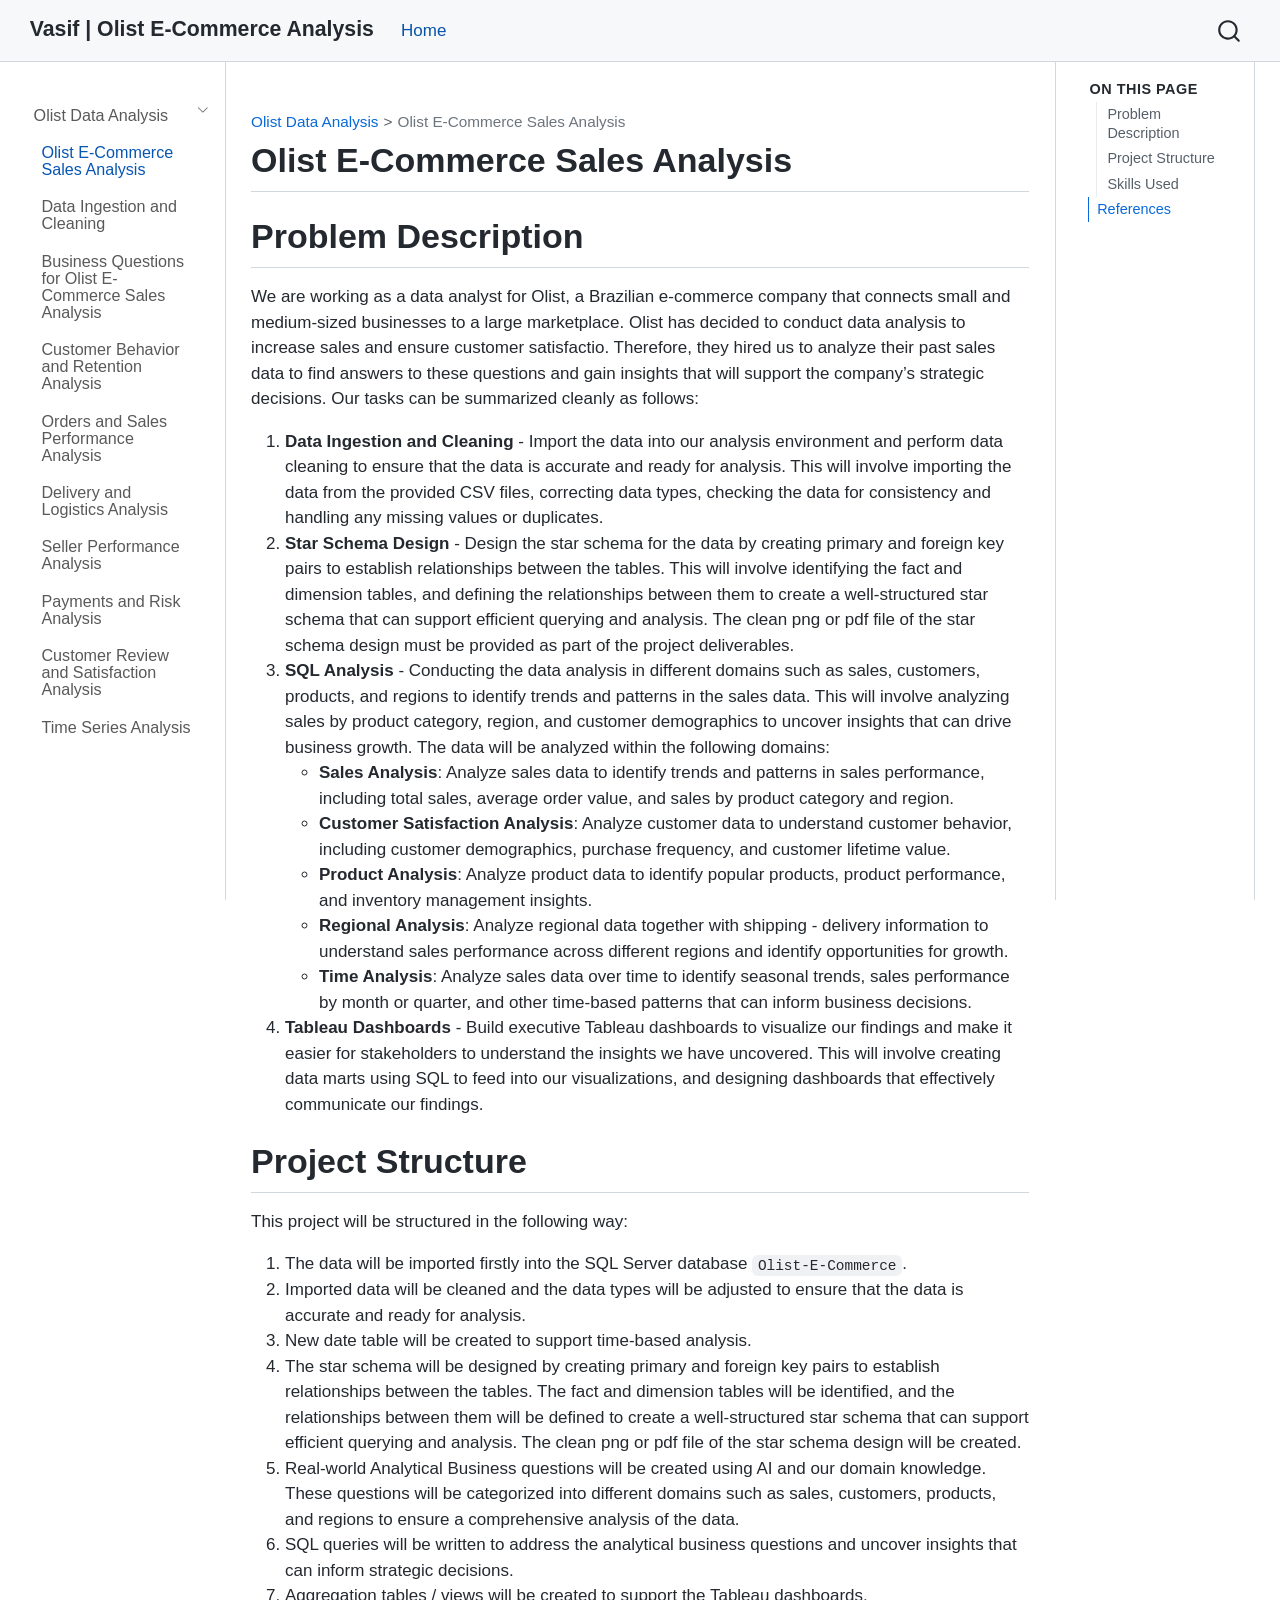
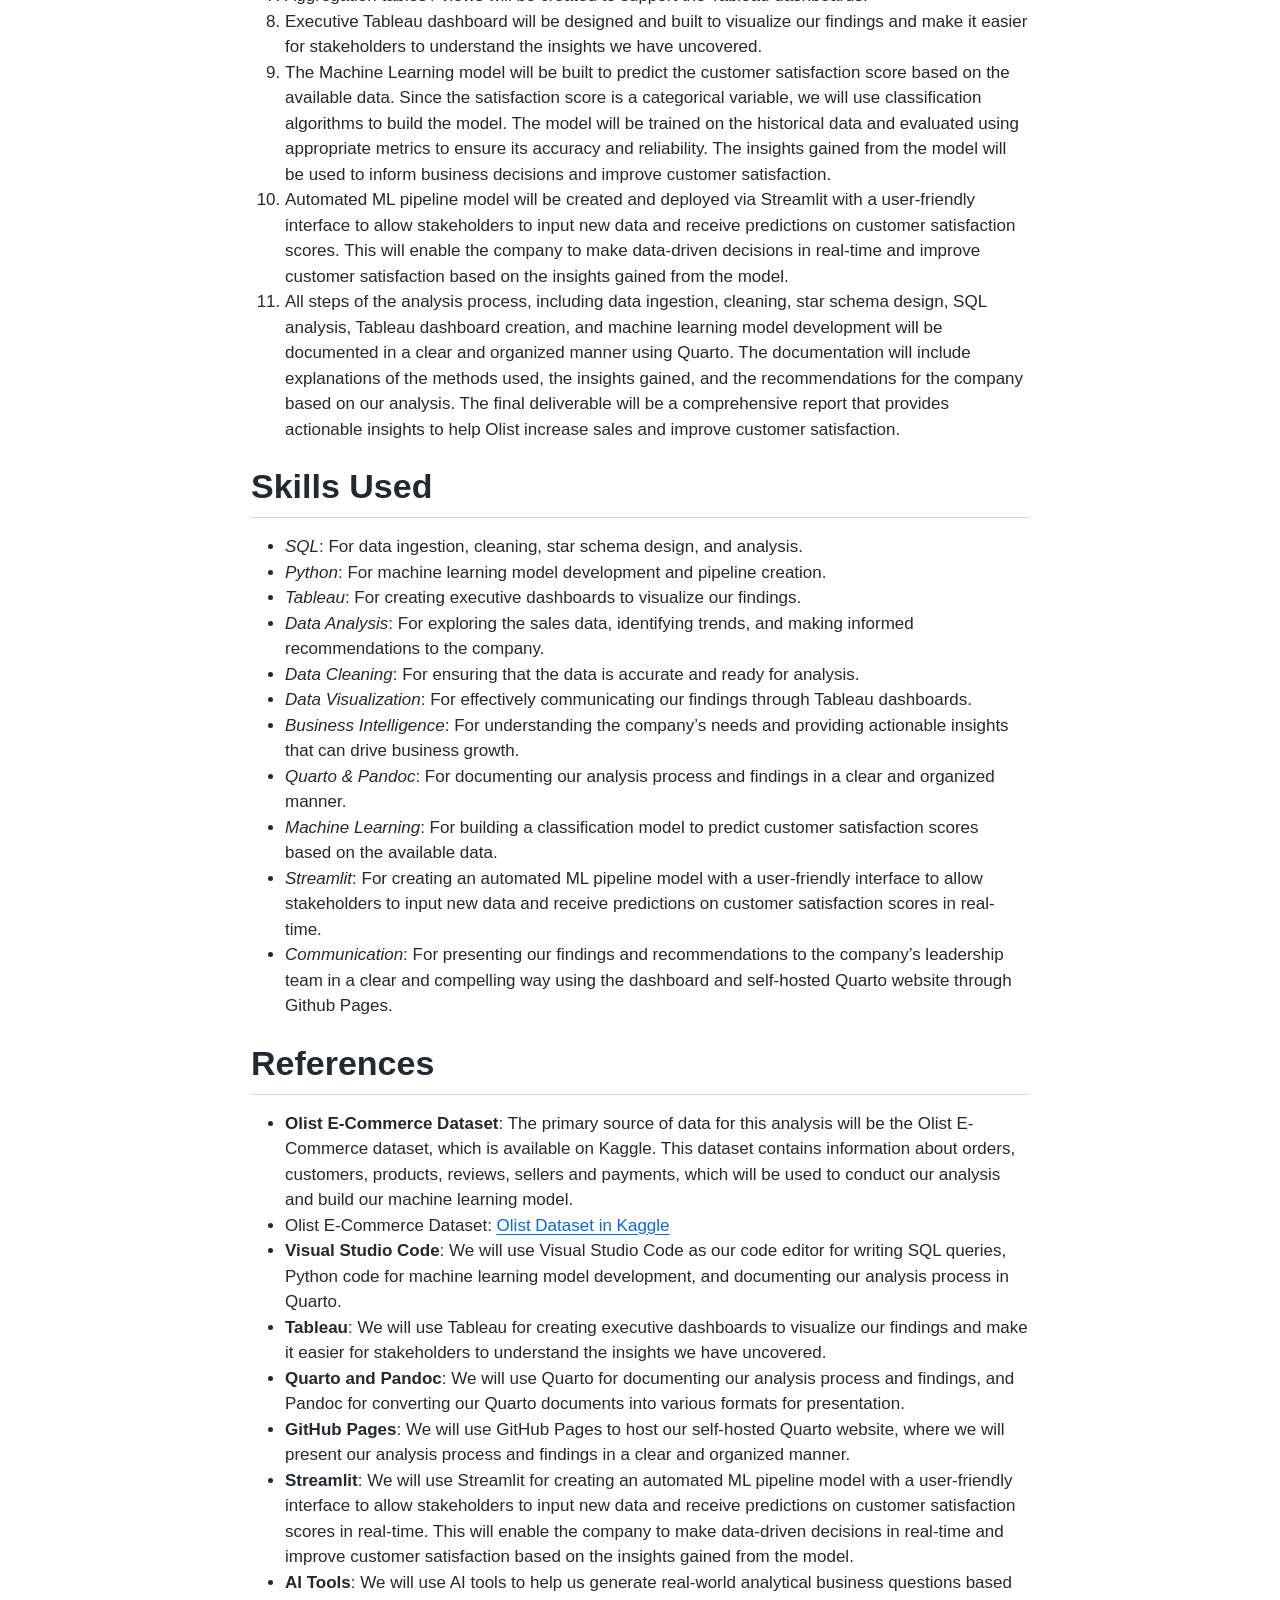
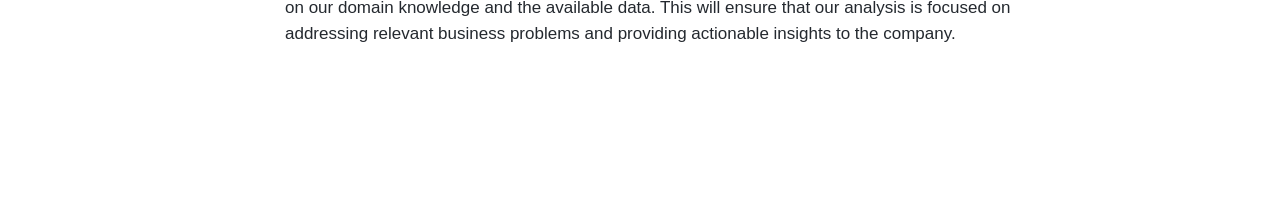
<file: docs/index.html>
<!DOCTYPE html>
<html xmlns="http://www.w3.org/1999/xhtml" lang="en" xml:lang="en"><head>

<meta charset="utf-8">
<meta name="generator" content="quarto-1.9.37">

<meta name="viewport" content="width=device-width, initial-scale=1.0, user-scalable=yes">


<title>Olist E-Commerce Sales Analysis – Vasif | Olist E-Commerce Analysis</title>
<style>
/* Default styles provided by pandoc.
** See https://pandoc.org/MANUAL.html#variables-for-html for config info.
*/
code{white-space: pre-wrap;}
span.smallcaps{font-variant: small-caps;}
div.columns{display: flex; gap: min(4vw, 1.5em);}
div.column{flex: auto; overflow-x: auto;}
div.hanging-indent{margin-left: 1.5em; text-indent: -1.5em;}
ul.task-list{list-style: none;}
ul.task-list li input[type="checkbox"] {
  width: 0.8em;
  margin: 0 0.8em 0.2em -1em; /* quarto-specific, see https://github.com/quarto-dev/quarto-cli/issues/4556 */ 
  vertical-align: middle;
}
</style>


<script src="site_libs/quarto-nav/quarto-nav.js"></script>
<script src="site_libs/quarto-nav/headroom.min.js"></script>
<script src="site_libs/clipboard/clipboard.min.js"></script>
<script src="site_libs/quarto-search/autocomplete.umd.js"></script>
<script src="site_libs/quarto-search/fuse.min.js"></script>
<script src="site_libs/quarto-search/quarto-search.js"></script>
<meta name="quarto:offset" content="./">
<script src="site_libs/quarto-html/quarto.js" type="module"></script>
<script src="site_libs/quarto-html/tabsets/tabsets.js" type="module"></script>
<script src="site_libs/quarto-html/popper.min.js"></script>
<script src="site_libs/quarto-html/tippy.umd.min.js"></script>
<script src="site_libs/quarto-html/anchor.min.js"></script>
<link href="site_libs/quarto-html/tippy.css" rel="stylesheet">
<link href="site_libs/quarto-html/quarto-syntax-highlighting-acf12a64177840b8d86f2d4f01b2e9fb.css" rel="stylesheet" id="quarto-text-highlighting-styles">
<script src="site_libs/bootstrap/bootstrap.min.js"></script>
<link href="site_libs/bootstrap/bootstrap-icons.css" rel="stylesheet">
<link href="site_libs/bootstrap/bootstrap-948e61940ef19b6a40d753e4856fbf86.min.css" rel="stylesheet" append-hash="true" id="quarto-bootstrap" data-mode="light">
<script id="quarto-search-options" type="application/json">{
  "location": "navbar",
  "copy-button": false,
  "collapse-after": 3,
  "panel-placement": "end",
  "type": "overlay",
  "limit": 50,
  "keyboard-shortcut": [
    "f",
    "/",
    "s"
  ],
  "show-item-context": false,
  "language": {
    "search-no-results-text": "No results",
    "search-matching-documents-text": "matching documents",
    "search-copy-link-title": "Copy link to search",
    "search-hide-matches-text": "Hide additional matches",
    "search-more-match-text": "more match in this document",
    "search-more-matches-text": "more matches in this document",
    "search-clear-button-title": "Clear",
    "search-text-placeholder": "",
    "search-detached-cancel-button-title": "Cancel",
    "search-submit-button-title": "Submit",
    "search-label": "Search"
  }
}</script>


</head>

<body class="nav-sidebar docked nav-fixed quarto-light">

<div id="quarto-search-results"></div>
  <header id="quarto-header" class="headroom fixed-top">
    <nav class="navbar navbar-expand-lg " data-bs-theme="dark">
      <div class="navbar-container container-fluid">
      <div class="navbar-brand-container mx-auto">
    <a class="navbar-brand" href="./index.html">
    <span class="navbar-title">Vasif | Olist E-Commerce Analysis</span>
    </a>
  </div>
            <div id="quarto-search" class="" title="Search"></div>
          <button class="navbar-toggler" type="button" data-bs-toggle="collapse" data-bs-target="#navbarCollapse" aria-controls="navbarCollapse" role="menu" aria-expanded="false" aria-label="Toggle navigation" onclick="if (window.quartoToggleHeadroom) { window.quartoToggleHeadroom(); }">
  <span class="navbar-toggler-icon"></span>
</button>
          <div class="collapse navbar-collapse" id="navbarCollapse">
            <ul class="navbar-nav navbar-nav-scroll me-auto">
  <li class="nav-item">
    <a class="nav-link active" href="./index.html" aria-current="page"> 
<span class="menu-text">Home</span></a>
  </li>  
</ul>
          </div> <!-- /navcollapse -->
            <div class="quarto-navbar-tools">
</div>
      </div> <!-- /container-fluid -->
    </nav>
  <nav class="quarto-secondary-nav">
    <div class="container-fluid d-flex">
      <button type="button" class="quarto-btn-toggle btn" data-bs-toggle="collapse" role="button" data-bs-target=".quarto-sidebar-collapse-item" aria-controls="quarto-sidebar" aria-expanded="false" aria-label="Toggle sidebar navigation" onclick="if (window.quartoToggleHeadroom) { window.quartoToggleHeadroom(); }">
        <i class="bi bi-layout-text-sidebar-reverse"></i>
      </button>
        <nav class="quarto-page-breadcrumbs" aria-label="breadcrumb"><ol class="breadcrumb"><li class="breadcrumb-item"><a href="./index.html">Olist Data Analysis</a></li><li class="breadcrumb-item"><a href="./index.html">Olist E-Commerce Sales Analysis</a></li></ol></nav>
        <a class="flex-grow-1" role="navigation" data-bs-toggle="collapse" data-bs-target=".quarto-sidebar-collapse-item" aria-controls="quarto-sidebar" aria-expanded="false" aria-label="Toggle sidebar navigation" onclick="if (window.quartoToggleHeadroom) { window.quartoToggleHeadroom(); }">      
        </a>
    </div>
  </nav>
</header>
<!-- content -->
<div id="quarto-content" class="quarto-container page-columns page-rows-contents page-layout-article page-navbar">
<!-- sidebar -->
  <nav id="quarto-sidebar" class="sidebar collapse collapse-horizontal quarto-sidebar-collapse-item sidebar-navigation docked overflow-auto">
    <div class="sidebar-menu-container"> 
    <ul class="list-unstyled mt-1">
        <li class="sidebar-item sidebar-item-section">
      <div class="sidebar-item-container"> 
            <a class="sidebar-item-text sidebar-link text-start" data-bs-toggle="collapse" data-bs-target="#quarto-sidebar-section-1" role="navigation" aria-expanded="true">
 <span class="menu-text">Olist Data Analysis</span></a>
          <a class="sidebar-item-toggle text-start" data-bs-toggle="collapse" data-bs-target="#quarto-sidebar-section-1" role="navigation" aria-expanded="true" aria-label="Toggle section">
            <i class="bi bi-chevron-right ms-2"></i>
          </a> 
      </div>
      <ul id="quarto-sidebar-section-1" class="collapse list-unstyled sidebar-section depth1 show">  
          <li class="sidebar-item">
  <div class="sidebar-item-container"> 
  <a href="./index.html" class="sidebar-item-text sidebar-link active">
 <span class="menu-text">Olist E-Commerce Sales Analysis</span></a>
  </div>
</li>
          <li class="sidebar-item">
  <div class="sidebar-item-container"> 
  <a href="./01_data_normalization.html" class="sidebar-item-text sidebar-link">
 <span class="menu-text">Data Ingestion and Cleaning</span></a>
  </div>
</li>
          <li class="sidebar-item">
  <div class="sidebar-item-container"> 
  <a href="./02_business_questions.html" class="sidebar-item-text sidebar-link">
 <span class="menu-text">Business Questions for Olist E-Commerce Sales Analysis</span></a>
  </div>
</li>
          <li class="sidebar-item">
  <div class="sidebar-item-container"> 
  <a href="./03_customer_retention.html" class="sidebar-item-text sidebar-link">
 <span class="menu-text">Customer Behavior and Retention Analysis</span></a>
  </div>
</li>
          <li class="sidebar-item">
  <div class="sidebar-item-container"> 
  <a href="./04_orders_sales_performance.html" class="sidebar-item-text sidebar-link">
 <span class="menu-text">Orders and Sales Performance Analysis</span></a>
  </div>
</li>
          <li class="sidebar-item">
  <div class="sidebar-item-container"> 
  <a href="./05_delivery_logistics.html" class="sidebar-item-text sidebar-link">
 <span class="menu-text">Delivery and Logistics Analysis</span></a>
  </div>
</li>
          <li class="sidebar-item">
  <div class="sidebar-item-container"> 
  <a href="./06_seller_performance.html" class="sidebar-item-text sidebar-link">
 <span class="menu-text">Seller Performance Analysis</span></a>
  </div>
</li>
          <li class="sidebar-item">
  <div class="sidebar-item-container"> 
  <a href="./07_payments_and_risk.html" class="sidebar-item-text sidebar-link">
 <span class="menu-text">Payments and Risk Analysis</span></a>
  </div>
</li>
          <li class="sidebar-item">
  <div class="sidebar-item-container"> 
  <a href="./08_customer_reviews.html" class="sidebar-item-text sidebar-link">
 <span class="menu-text">Customer Review and Satisfaction Analysis</span></a>
  </div>
</li>
          <li class="sidebar-item">
  <div class="sidebar-item-container"> 
  <a href="./09_time_series.html" class="sidebar-item-text sidebar-link">
 <span class="menu-text">Time Series Analysis</span></a>
  </div>
</li>
      </ul>
  </li>
    </ul>
    </div>
</nav>
<div id="quarto-sidebar-glass" class="quarto-sidebar-collapse-item" data-bs-toggle="collapse" data-bs-target=".quarto-sidebar-collapse-item"></div>
<!-- margin-sidebar -->
    <div id="quarto-margin-sidebar" class="sidebar margin-sidebar">
        <nav id="TOC" role="doc-toc" class="toc-active">
    <h2 id="toc-title">On this page</h2>
   
  <ul>
  <li><a href="#problem-description" id="toc-problem-description" class="nav-link active" data-scroll-target="#problem-description">Problem Description</a></li>
  <li><a href="#project-structure" id="toc-project-structure" class="nav-link" data-scroll-target="#project-structure">Project Structure</a></li>
  <li><a href="#skills-used" id="toc-skills-used" class="nav-link" data-scroll-target="#skills-used">Skills Used</a></li>
  <li><a href="#references" id="toc-references" class="nav-link" data-scroll-target="#references">References</a></li>
  </ul>
</nav>
    </div>
<!-- main -->
<main class="content" id="quarto-document-content">

<header id="title-block-header" class="quarto-title-block default"><nav class="quarto-page-breadcrumbs quarto-title-breadcrumbs d-none d-lg-block" aria-label="breadcrumb"><ol class="breadcrumb"><li class="breadcrumb-item"><a href="./index.html">Olist Data Analysis</a></li><li class="breadcrumb-item"><a href="./index.html">Olist E-Commerce Sales Analysis</a></li></ol></nav>
<div class="quarto-title">
<h1 class="title">Olist E-Commerce Sales Analysis</h1>
</div>



<div class="quarto-title-meta">

    
  
    
  </div>
  


</header>


<section id="problem-description" class="level1">
<h1>Problem Description</h1>
<p>We are working as a data analyst for Olist, a Brazilian e-commerce company that connects small and medium-sized businesses to a large marketplace. Olist has decided to conduct data analysis to increase sales and ensure customer satisfactio. Therefore, they hired us to analyze their past sales data to find answers to these questions and gain insights that will support the company’s strategic decisions. Our tasks can be summarized cleanly as follows:</p>
<ol type="1">
<li><strong>Data Ingestion and Cleaning</strong> - Import the data into our analysis environment and perform data cleaning to ensure that the data is accurate and ready for analysis. This will involve importing the data from the provided CSV files, correcting data types, checking the data for consistency and handling any missing values or duplicates.</li>
<li><strong>Star Schema Design</strong> - Design the star schema for the data by creating primary and foreign key pairs to establish relationships between the tables. This will involve identifying the fact and dimension tables, and defining the relationships between them to create a well-structured star schema that can support efficient querying and analysis. The clean png or pdf file of the star schema design must be provided as part of the project deliverables.</li>
<li><strong>SQL Analysis</strong> - Conducting the data analysis in different domains such as sales, customers, products, and regions to identify trends and patterns in the sales data. This will involve analyzing sales by product category, region, and customer demographics to uncover insights that can drive business growth. The data will be analyzed within the following domains:
<ul>
<li><strong>Sales Analysis</strong>: Analyze sales data to identify trends and patterns in sales performance, including total sales, average order value, and sales by product category and region.</li>
<li><strong>Customer Satisfaction Analysis</strong>: Analyze customer data to understand customer behavior, including customer demographics, purchase frequency, and customer lifetime value.</li>
<li><strong>Product Analysis</strong>: Analyze product data to identify popular products, product performance, and inventory management insights.</li>
<li><strong>Regional Analysis</strong>: Analyze regional data together with shipping - delivery information to understand sales performance across different regions and identify opportunities for growth.</li>
<li><strong>Time Analysis</strong>: Analyze sales data over time to identify seasonal trends, sales performance by month or quarter, and other time-based patterns that can inform business decisions.</li>
</ul></li>
<li><strong>Tableau Dashboards</strong> - Build executive Tableau dashboards to visualize our findings and make it easier for stakeholders to understand the insights we have uncovered. This will involve creating data marts using SQL to feed into our visualizations, and designing dashboards that effectively communicate our findings.</li>
</ol>
</section>
<section id="project-structure" class="level1">
<h1>Project Structure</h1>
<p>This project will be structured in the following way:</p>
<ol type="1">
<li>The data will be imported firstly into the SQL Server database <code>Olist-E-Commerce</code>.</li>
<li>Imported data will be cleaned and the data types will be adjusted to ensure that the data is accurate and ready for analysis.</li>
<li>New date table will be created to support time-based analysis.</li>
<li>The star schema will be designed by creating primary and foreign key pairs to establish relationships between the tables. The fact and dimension tables will be identified, and the relationships between them will be defined to create a well-structured star schema that can support efficient querying and analysis. The clean png or pdf file of the star schema design will be created.</li>
<li>Real-world Analytical Business questions will be created using AI and our domain knowledge. These questions will be categorized into different domains such as sales, customers, products, and regions to ensure a comprehensive analysis of the data.</li>
<li>SQL queries will be written to address the analytical business questions and uncover insights that can inform strategic decisions.</li>
<li>Aggregation tables / views will be created to support the Tableau dashboards.</li>
<li>Executive Tableau dashboard will be designed and built to visualize our findings and make it easier for stakeholders to understand the insights we have uncovered.</li>
<li>The Machine Learning model will be built to predict the customer satisfaction score based on the available data. Since the satisfaction score is a categorical variable, we will use classification algorithms to build the model. The model will be trained on the historical data and evaluated using appropriate metrics to ensure its accuracy and reliability. The insights gained from the model will be used to inform business decisions and improve customer satisfaction.</li>
<li>Automated ML pipeline model will be created and deployed via Streamlit with a user-friendly interface to allow stakeholders to input new data and receive predictions on customer satisfaction scores. This will enable the company to make data-driven decisions in real-time and improve customer satisfaction based on the insights gained from the model.</li>
<li>All steps of the analysis process, including data ingestion, cleaning, star schema design, SQL analysis, Tableau dashboard creation, and machine learning model development will be documented in a clear and organized manner using Quarto. The documentation will include explanations of the methods used, the insights gained, and the recommendations for the company based on our analysis. The final deliverable will be a comprehensive report that provides actionable insights to help Olist increase sales and improve customer satisfaction.</li>
</ol>
</section>
<section id="skills-used" class="level1">
<h1>Skills Used</h1>
<ul>
<li><em>SQL</em>: For data ingestion, cleaning, star schema design, and analysis.</li>
<li><em>Python</em>: For machine learning model development and pipeline creation.</li>
<li><em>Tableau</em>: For creating executive dashboards to visualize our findings.</li>
<li><em>Data Analysis</em>: For exploring the sales data, identifying trends, and making informed recommendations to the company.</li>
<li><em>Data Cleaning</em>: For ensuring that the data is accurate and ready for analysis.</li>
<li><em>Data Visualization</em>: For effectively communicating our findings through Tableau dashboards.</li>
<li><em>Business Intelligence</em>: For understanding the company’s needs and providing actionable insights that can drive business growth.</li>
<li><em>Quarto &amp; Pandoc</em>: For documenting our analysis process and findings in a clear and organized manner.</li>
<li><em>Machine Learning</em>: For building a classification model to predict customer satisfaction scores based on the available data.</li>
<li><em>Streamlit</em>: For creating an automated ML pipeline model with a user-friendly interface to allow stakeholders to input new data and receive predictions on customer satisfaction scores in real-time.</li>
<li><em>Communication</em>: For presenting our findings and recommendations to the company’s leadership team in a clear and compelling way using the dashboard and self-hosted Quarto website through Github Pages.</li>
</ul>
</section>
<section id="references" class="level1">
<h1>References</h1>
<ul>
<li><strong>Olist E-Commerce Dataset</strong>: The primary source of data for this analysis will be the Olist E-Commerce dataset, which is available on Kaggle. This dataset contains information about orders, customers, products, reviews, sellers and payments, which will be used to conduct our analysis and build our machine learning model.</li>
<li>Olist E-Commerce Dataset: <a href="https://www.kaggle.com/datasets/olistbr/brazilian-ecommerce">Olist Dataset in Kaggle</a></li>
<li><strong>Visual Studio Code</strong>: We will use Visual Studio Code as our code editor for writing SQL queries, Python code for machine learning model development, and documenting our analysis process in Quarto.</li>
<li><strong>Tableau</strong>: We will use Tableau for creating executive dashboards to visualize our findings and make it easier for stakeholders to understand the insights we have uncovered.</li>
<li><strong>Quarto and Pandoc</strong>: We will use Quarto for documenting our analysis process and findings, and Pandoc for converting our Quarto documents into various formats for presentation.</li>
<li><strong>GitHub Pages</strong>: We will use GitHub Pages to host our self-hosted Quarto website, where we will present our analysis process and findings in a clear and organized manner.</li>
<li><strong>Streamlit</strong>: We will use Streamlit for creating an automated ML pipeline model with a user-friendly interface to allow stakeholders to input new data and receive predictions on customer satisfaction scores in real-time. This will enable the company to make data-driven decisions in real-time and improve customer satisfaction based on the insights gained from the model.<br>
</li>
<li><strong>AI Tools</strong>: We will use AI tools to help us generate real-world analytical business questions based on our domain knowledge and the available data. This will ensure that our analysis is focused on addressing relevant business problems and providing actionable insights to the company.</li>
</ul>


</section>

</main> <!-- /main -->
<script id="quarto-html-after-body" type="application/javascript">
  window.document.addEventListener("DOMContentLoaded", function (event) {
    const icon = "";
    const anchorJS = new window.AnchorJS();
    anchorJS.options = {
      placement: 'right',
      icon: icon
    };
    anchorJS.add('.anchored');
    const isCodeAnnotation = (el) => {
      for (const clz of el.classList) {
        if (clz.startsWith('code-annotation-')) {                     
          return true;
        }
      }
      return false;
    }
    const onCopySuccess = function(e) {
      // button target
      const button = e.trigger;
      // don't keep focus
      button.blur();
      // flash "checked"
      button.classList.add('code-copy-button-checked');
      var currentTitle = button.getAttribute("title");
      button.setAttribute("title", "Copied!");
      let tooltip;
      if (window.bootstrap) {
        button.setAttribute("data-bs-toggle", "tooltip");
        button.setAttribute("data-bs-placement", "left");
        button.setAttribute("data-bs-title", "Copied!");
        tooltip = new bootstrap.Tooltip(button, 
          { trigger: "manual", 
            customClass: "code-copy-button-tooltip",
            offset: [0, -8]});
        tooltip.show();    
      }
      setTimeout(function() {
        if (tooltip) {
          tooltip.hide();
          button.removeAttribute("data-bs-title");
          button.removeAttribute("data-bs-toggle");
          button.removeAttribute("data-bs-placement");
        }
        button.setAttribute("title", currentTitle);
        button.classList.remove('code-copy-button-checked');
      }, 1000);
      // clear code selection
      e.clearSelection();
    }
    const getTextToCopy = function(trigger) {
      const outerScaffold = trigger.parentElement.cloneNode(true);
      const codeEl = outerScaffold.querySelector('code');
      for (const childEl of codeEl.children) {
        if (isCodeAnnotation(childEl)) {
          childEl.remove();
        }
      }
      return codeEl.innerText;
    }
    const clipboard = new window.ClipboardJS('.code-copy-button:not([data-in-quarto-modal])', {
      text: getTextToCopy
    });
    clipboard.on('success', onCopySuccess);
    if (window.document.getElementById('quarto-embedded-source-code-modal')) {
      const clipboardModal = new window.ClipboardJS('.code-copy-button[data-in-quarto-modal]', {
        text: getTextToCopy,
        container: window.document.getElementById('quarto-embedded-source-code-modal')
      });
      clipboardModal.on('success', onCopySuccess);
    }
      var localhostRegex = new RegExp(/^(?:http|https):\/\/localhost\:?[0-9]*\//);
      var mailtoRegex = new RegExp(/^mailto:/);
        var filterRegex = new RegExp('/' + window.location.host + '/');
      var isInternal = (href) => {
          return filterRegex.test(href) || localhostRegex.test(href) || mailtoRegex.test(href);
      }
      // Inspect non-navigation links and adorn them if external
     var links = window.document.querySelectorAll('a[href]:not(.nav-link):not(.navbar-brand):not(.toc-action):not(.sidebar-link):not(.sidebar-item-toggle):not(.pagination-link):not(.no-external):not([aria-hidden]):not(.dropdown-item):not(.quarto-navigation-tool):not(.about-link)');
      for (var i=0; i<links.length; i++) {
        const link = links[i];
        if (!isInternal(link.href)) {
          // undo the damage that might have been done by quarto-nav.js in the case of
          // links that we want to consider external
          if (link.dataset.originalHref !== undefined) {
            link.href = link.dataset.originalHref;
          }
        }
      }
    function tippyHover(el, contentFn, onTriggerFn, onUntriggerFn) {
      const config = {
        allowHTML: true,
        maxWidth: 500,
        delay: 100,
        arrow: false,
        appendTo: function(el) {
            return el.parentElement;
        },
        interactive: true,
        interactiveBorder: 10,
        theme: 'quarto',
        placement: 'bottom-start',
      };
      if (contentFn) {
        config.content = contentFn;
      }
      if (onTriggerFn) {
        config.onTrigger = onTriggerFn;
      }
      if (onUntriggerFn) {
        config.onUntrigger = onUntriggerFn;
      }
      window.tippy(el, config); 
    }
    const noterefs = window.document.querySelectorAll('a[role="doc-noteref"]');
    for (var i=0; i<noterefs.length; i++) {
      const ref = noterefs[i];
      tippyHover(ref, function() {
        // use id or data attribute instead here
        let href = ref.getAttribute('data-footnote-href') || ref.getAttribute('href');
        try { href = new URL(href).hash; } catch {}
        const id = href.replace(/^#\/?/, "");
        const note = window.document.getElementById(id);
        if (note) {
          return note.innerHTML;
        } else {
          return "";
        }
      });
    }
    const xrefs = window.document.querySelectorAll('a.quarto-xref');
    const processXRef = (id, note) => {
      // Strip column container classes
      const stripColumnClz = (el) => {
        el.classList.remove("page-full", "page-columns");
        if (el.children) {
          for (const child of el.children) {
            stripColumnClz(child);
          }
        }
      }
      stripColumnClz(note)
      if (id === null || id.startsWith('sec-')) {
        // Special case sections, only their first couple elements
        const container = document.createElement("div");
        if (note.children && note.children.length > 2) {
          container.appendChild(note.children[0].cloneNode(true));
          for (let i = 1; i < note.children.length; i++) {
            const child = note.children[i];
            if (child.tagName === "P" && child.innerText === "") {
              continue;
            } else {
              container.appendChild(child.cloneNode(true));
              break;
            }
          }
          if (window.Quarto?.typesetMath) {
            window.Quarto.typesetMath(container);
          }
          return container.innerHTML
        } else {
          if (window.Quarto?.typesetMath) {
            window.Quarto.typesetMath(note);
          }
          return note.innerHTML;
        }
      } else {
        // Remove any anchor links if they are present
        const anchorLink = note.querySelector('a.anchorjs-link');
        if (anchorLink) {
          anchorLink.remove();
        }
        if (window.Quarto?.typesetMath) {
          window.Quarto.typesetMath(note);
        }
        if (note.classList.contains("callout")) {
          return note.outerHTML;
        } else {
          return note.innerHTML;
        }
      }
    }
    for (var i=0; i<xrefs.length; i++) {
      const xref = xrefs[i];
      tippyHover(xref, undefined, function(instance) {
        instance.disable();
        let url = xref.getAttribute('href');
        let hash = undefined; 
        if (url.startsWith('#')) {
          hash = url;
        } else {
          try { hash = new URL(url).hash; } catch {}
        }
        if (hash) {
          const id = hash.replace(/^#\/?/, "");
          const note = window.document.getElementById(id);
          if (note !== null) {
            try {
              const html = processXRef(id, note.cloneNode(true));
              instance.setContent(html);
            } finally {
              instance.enable();
              instance.show();
            }
          } else {
            // See if we can fetch this
            fetch(url.split('#')[0])
            .then(res => res.text())
            .then(html => {
              const parser = new DOMParser();
              const htmlDoc = parser.parseFromString(html, "text/html");
              const note = htmlDoc.getElementById(id);
              if (note !== null) {
                const html = processXRef(id, note);
                instance.setContent(html);
              } 
            }).finally(() => {
              instance.enable();
              instance.show();
            });
          }
        } else {
          // See if we can fetch a full url (with no hash to target)
          // This is a special case and we should probably do some content thinning / targeting
          fetch(url)
          .then(res => res.text())
          .then(html => {
            const parser = new DOMParser();
            const htmlDoc = parser.parseFromString(html, "text/html");
            const note = htmlDoc.querySelector('main.content');
            if (note !== null) {
              // This should only happen for chapter cross references
              // (since there is no id in the URL)
              // remove the first header
              if (note.children.length > 0 && note.children[0].tagName === "HEADER") {
                note.children[0].remove();
              }
              const html = processXRef(null, note);
              instance.setContent(html);
            } 
          }).finally(() => {
            instance.enable();
            instance.show();
          });
        }
      }, function(instance) {
      });
    }
        let selectedAnnoteEl;
        const selectorForAnnotation = ( cell, annotation) => {
          let cellAttr = 'data-code-cell="' + cell + '"';
          let lineAttr = 'data-code-annotation="' +  annotation + '"';
          const selector = 'span[' + cellAttr + '][' + lineAttr + ']';
          return selector;
        }
        const selectCodeLines = (annoteEl) => {
          const doc = window.document;
          const targetCell = annoteEl.getAttribute("data-target-cell");
          const targetAnnotation = annoteEl.getAttribute("data-target-annotation");
          const annoteSpan = window.document.querySelector(selectorForAnnotation(targetCell, targetAnnotation));
          const lines = annoteSpan.getAttribute("data-code-lines").split(",");
          const lineIds = lines.map((line) => {
            return targetCell + "-" + line;
          })
          let top = null;
          let height = null;
          let parent = null;
          if (lineIds.length > 0) {
              //compute the position of the single el (top and bottom and make a div)
              const el = window.document.getElementById(lineIds[0]);
              top = el.offsetTop;
              height = el.offsetHeight;
              parent = el.parentElement.parentElement;
            if (lineIds.length > 1) {
              const lastEl = window.document.getElementById(lineIds[lineIds.length - 1]);
              const bottom = lastEl.offsetTop + lastEl.offsetHeight;
              height = bottom - top;
            }
            if (top !== null && height !== null && parent !== null) {
              // cook up a div (if necessary) and position it 
              let div = window.document.getElementById("code-annotation-line-highlight");
              if (div === null) {
                div = window.document.createElement("div");
                div.setAttribute("id", "code-annotation-line-highlight");
                div.style.position = 'absolute';
                parent.appendChild(div);
              }
              div.style.top = top - 2 + "px";
              div.style.height = height + 4 + "px";
              div.style.left = 0;
              let gutterDiv = window.document.getElementById("code-annotation-line-highlight-gutter");
              if (gutterDiv === null) {
                gutterDiv = window.document.createElement("div");
                gutterDiv.setAttribute("id", "code-annotation-line-highlight-gutter");
                gutterDiv.style.position = 'absolute';
                const codeCell = window.document.getElementById(targetCell);
                const gutter = codeCell.querySelector('.code-annotation-gutter');
                gutter.appendChild(gutterDiv);
              }
              gutterDiv.style.top = top - 2 + "px";
              gutterDiv.style.height = height + 4 + "px";
            }
            selectedAnnoteEl = annoteEl;
          }
        };
        const unselectCodeLines = () => {
          const elementsIds = ["code-annotation-line-highlight", "code-annotation-line-highlight-gutter"];
          elementsIds.forEach((elId) => {
            const div = window.document.getElementById(elId);
            if (div) {
              div.remove();
            }
          });
          selectedAnnoteEl = undefined;
        };
          // Handle positioning of the toggle
      window.addEventListener(
        "resize",
        throttle(() => {
          elRect = undefined;
          if (selectedAnnoteEl) {
            selectCodeLines(selectedAnnoteEl);
          }
        }, 10)
      );
      function throttle(fn, ms) {
      let throttle = false;
      let timer;
        return (...args) => {
          if(!throttle) { // first call gets through
              fn.apply(this, args);
              throttle = true;
          } else { // all the others get throttled
              if(timer) clearTimeout(timer); // cancel #2
              timer = setTimeout(() => {
                fn.apply(this, args);
                timer = throttle = false;
              }, ms);
          }
        };
      }
        // Attach click handler to the DT
        const annoteDls = window.document.querySelectorAll('dt[data-target-cell]');
        for (const annoteDlNode of annoteDls) {
          annoteDlNode.addEventListener('click', (event) => {
            const clickedEl = event.target;
            if (clickedEl !== selectedAnnoteEl) {
              unselectCodeLines();
              const activeEl = window.document.querySelector('dt[data-target-cell].code-annotation-active');
              if (activeEl) {
                activeEl.classList.remove('code-annotation-active');
              }
              selectCodeLines(clickedEl);
              clickedEl.classList.add('code-annotation-active');
            } else {
              // Unselect the line
              unselectCodeLines();
              clickedEl.classList.remove('code-annotation-active');
            }
          });
        }
    const findCites = (el) => {
      const parentEl = el.parentElement;
      if (parentEl) {
        const cites = parentEl.dataset.cites;
        if (cites) {
          return {
            el,
            cites: cites.split(' ')
          };
        } else {
          return findCites(el.parentElement)
        }
      } else {
        return undefined;
      }
    };
    var bibliorefs = window.document.querySelectorAll('a[role="doc-biblioref"]');
    for (var i=0; i<bibliorefs.length; i++) {
      const ref = bibliorefs[i];
      const citeInfo = findCites(ref);
      if (citeInfo) {
        tippyHover(citeInfo.el, function() {
          var popup = window.document.createElement('div');
          citeInfo.cites.forEach(function(cite) {
            var citeDiv = window.document.createElement('div');
            citeDiv.classList.add('hanging-indent');
            citeDiv.classList.add('csl-entry');
            var biblioDiv = window.document.getElementById('ref-' + cite);
            if (biblioDiv) {
              citeDiv.innerHTML = biblioDiv.innerHTML;
            }
            popup.appendChild(citeDiv);
          });
          return popup.innerHTML;
        });
      }
    }
  });
  </script>
</div> <!-- /content -->




</body></html>
</file>
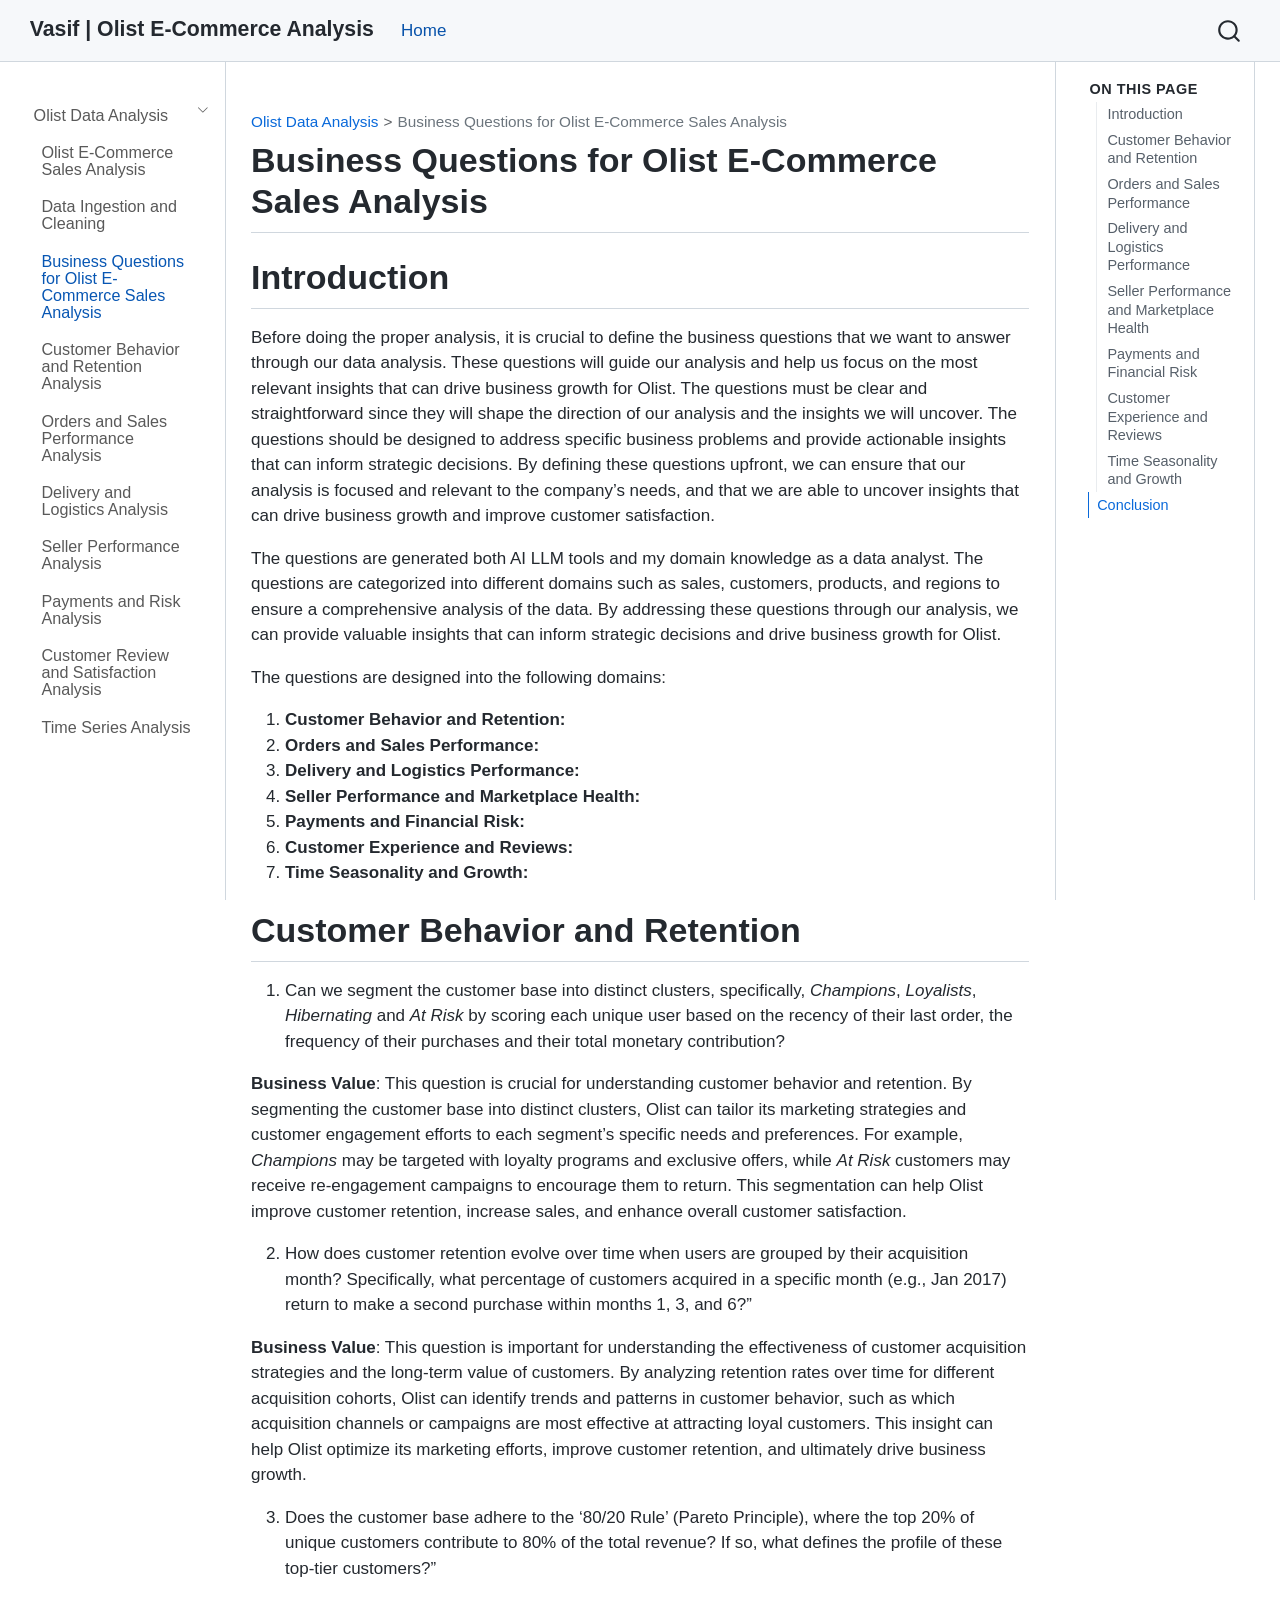
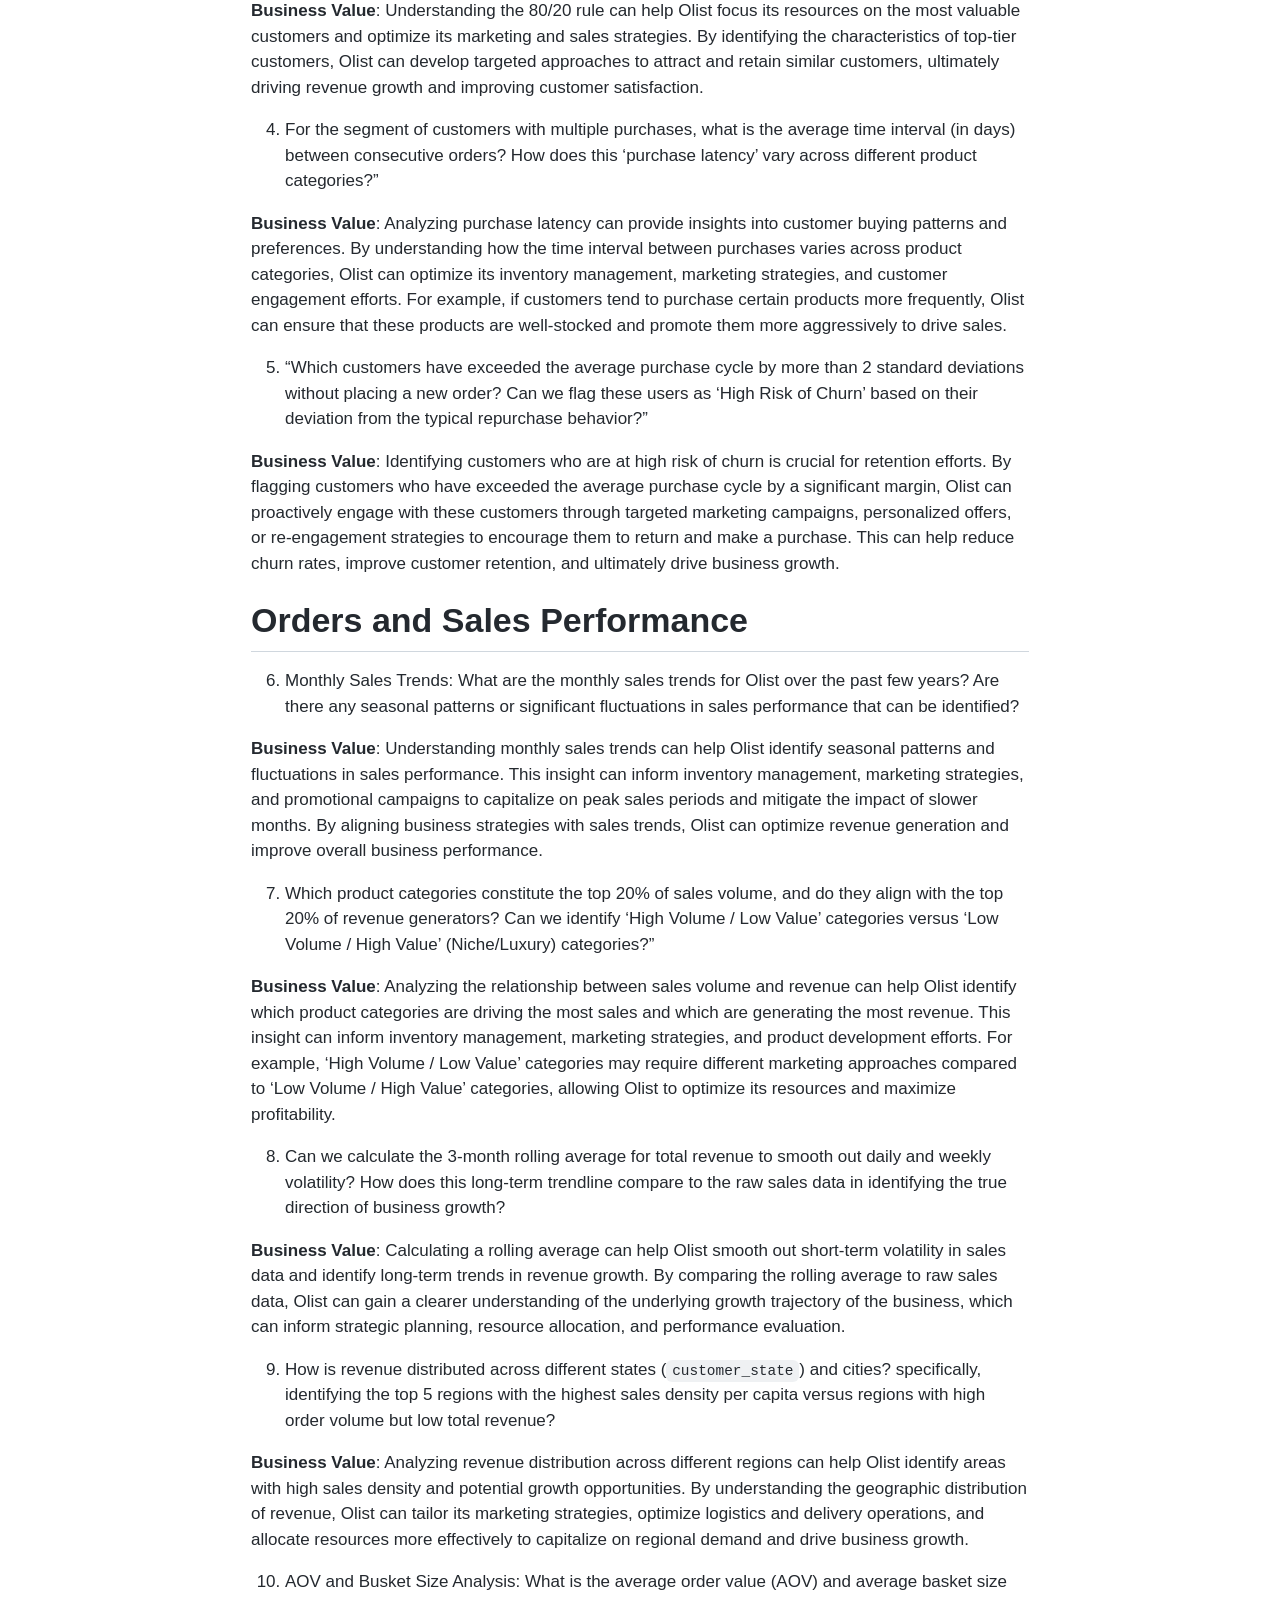
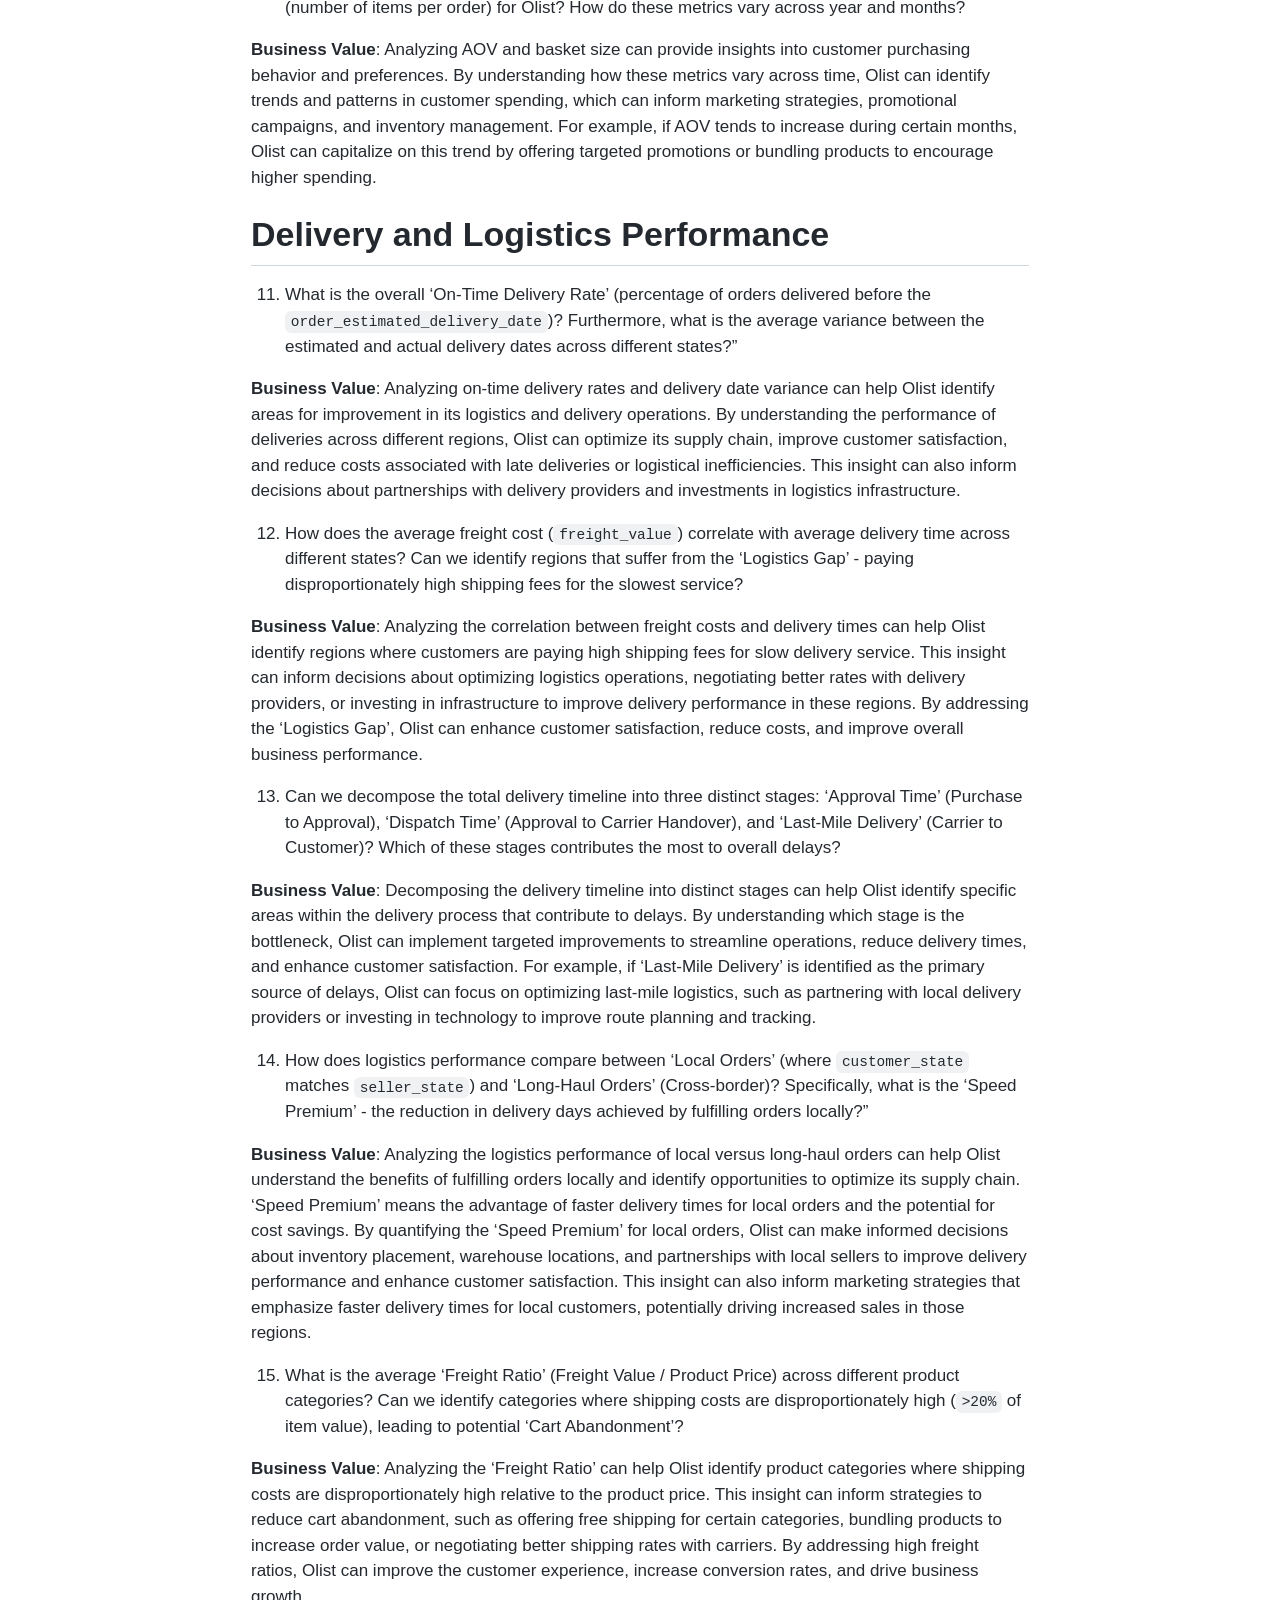
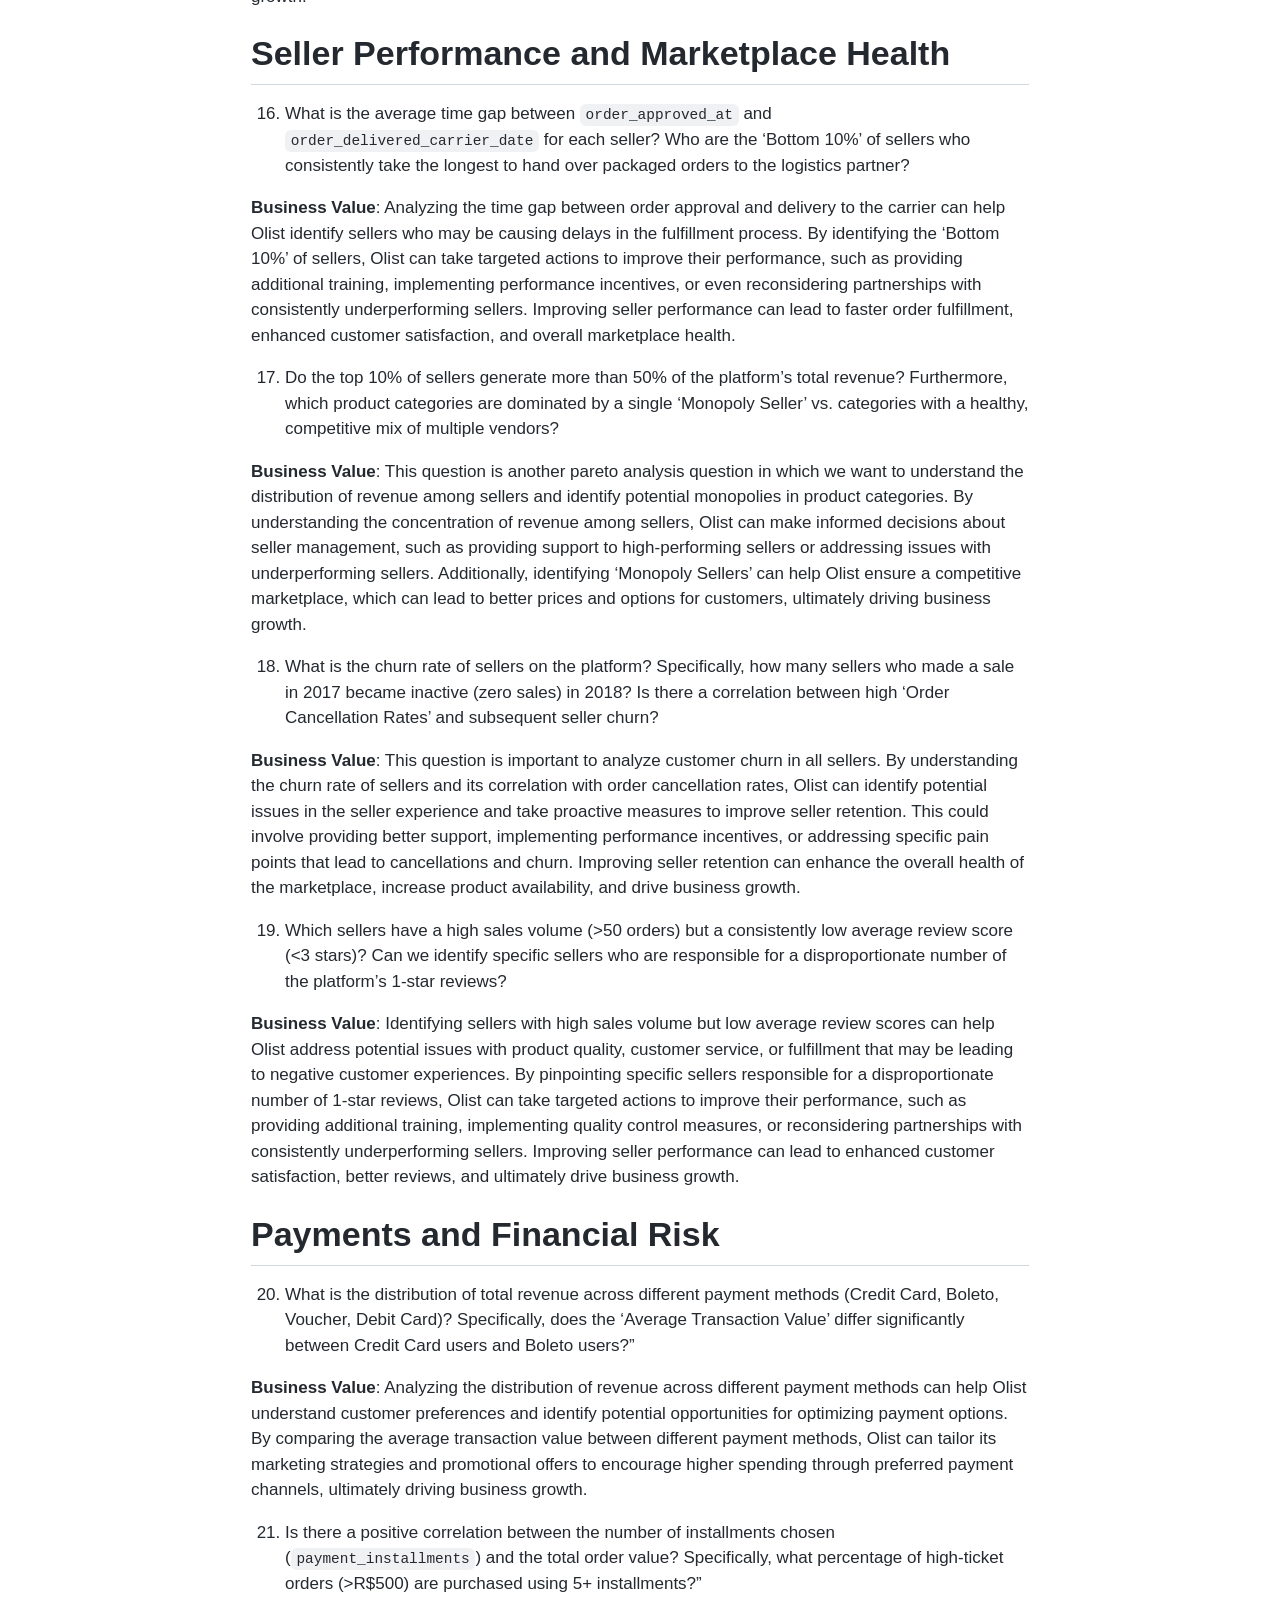
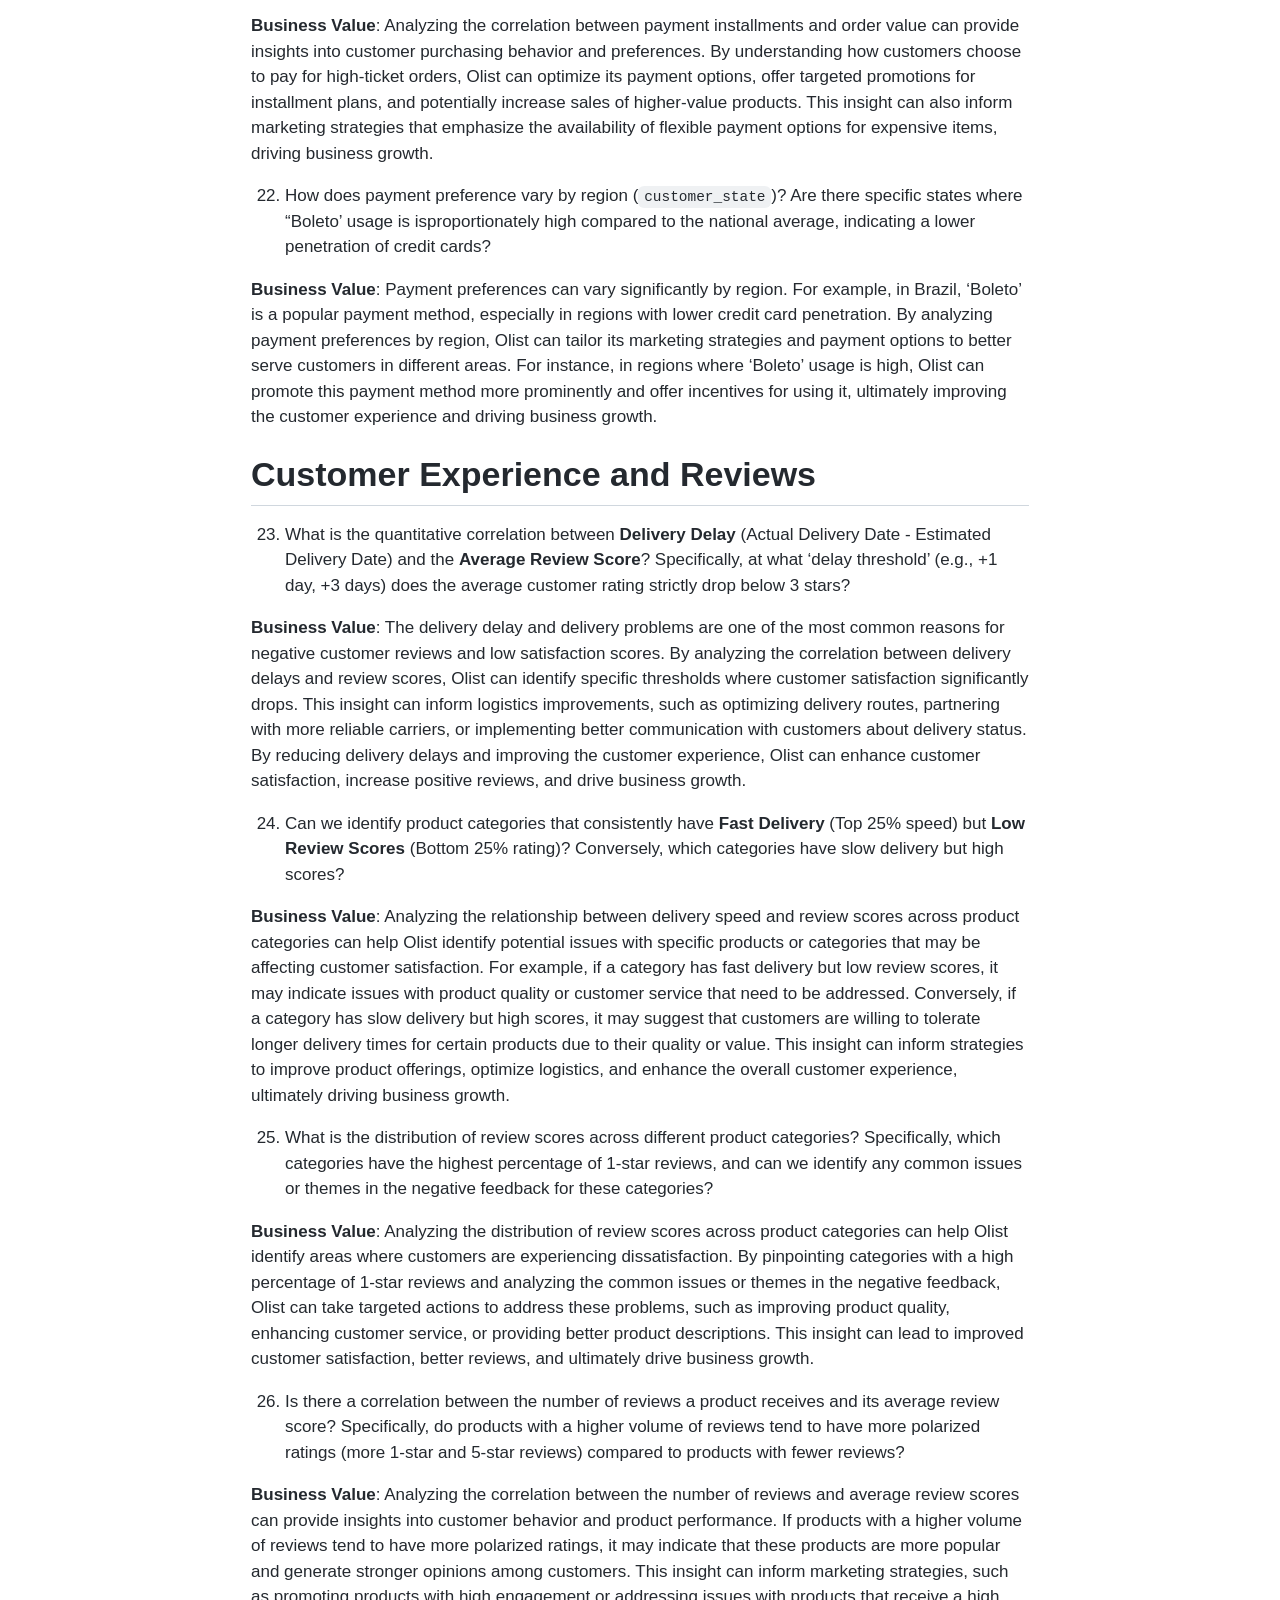
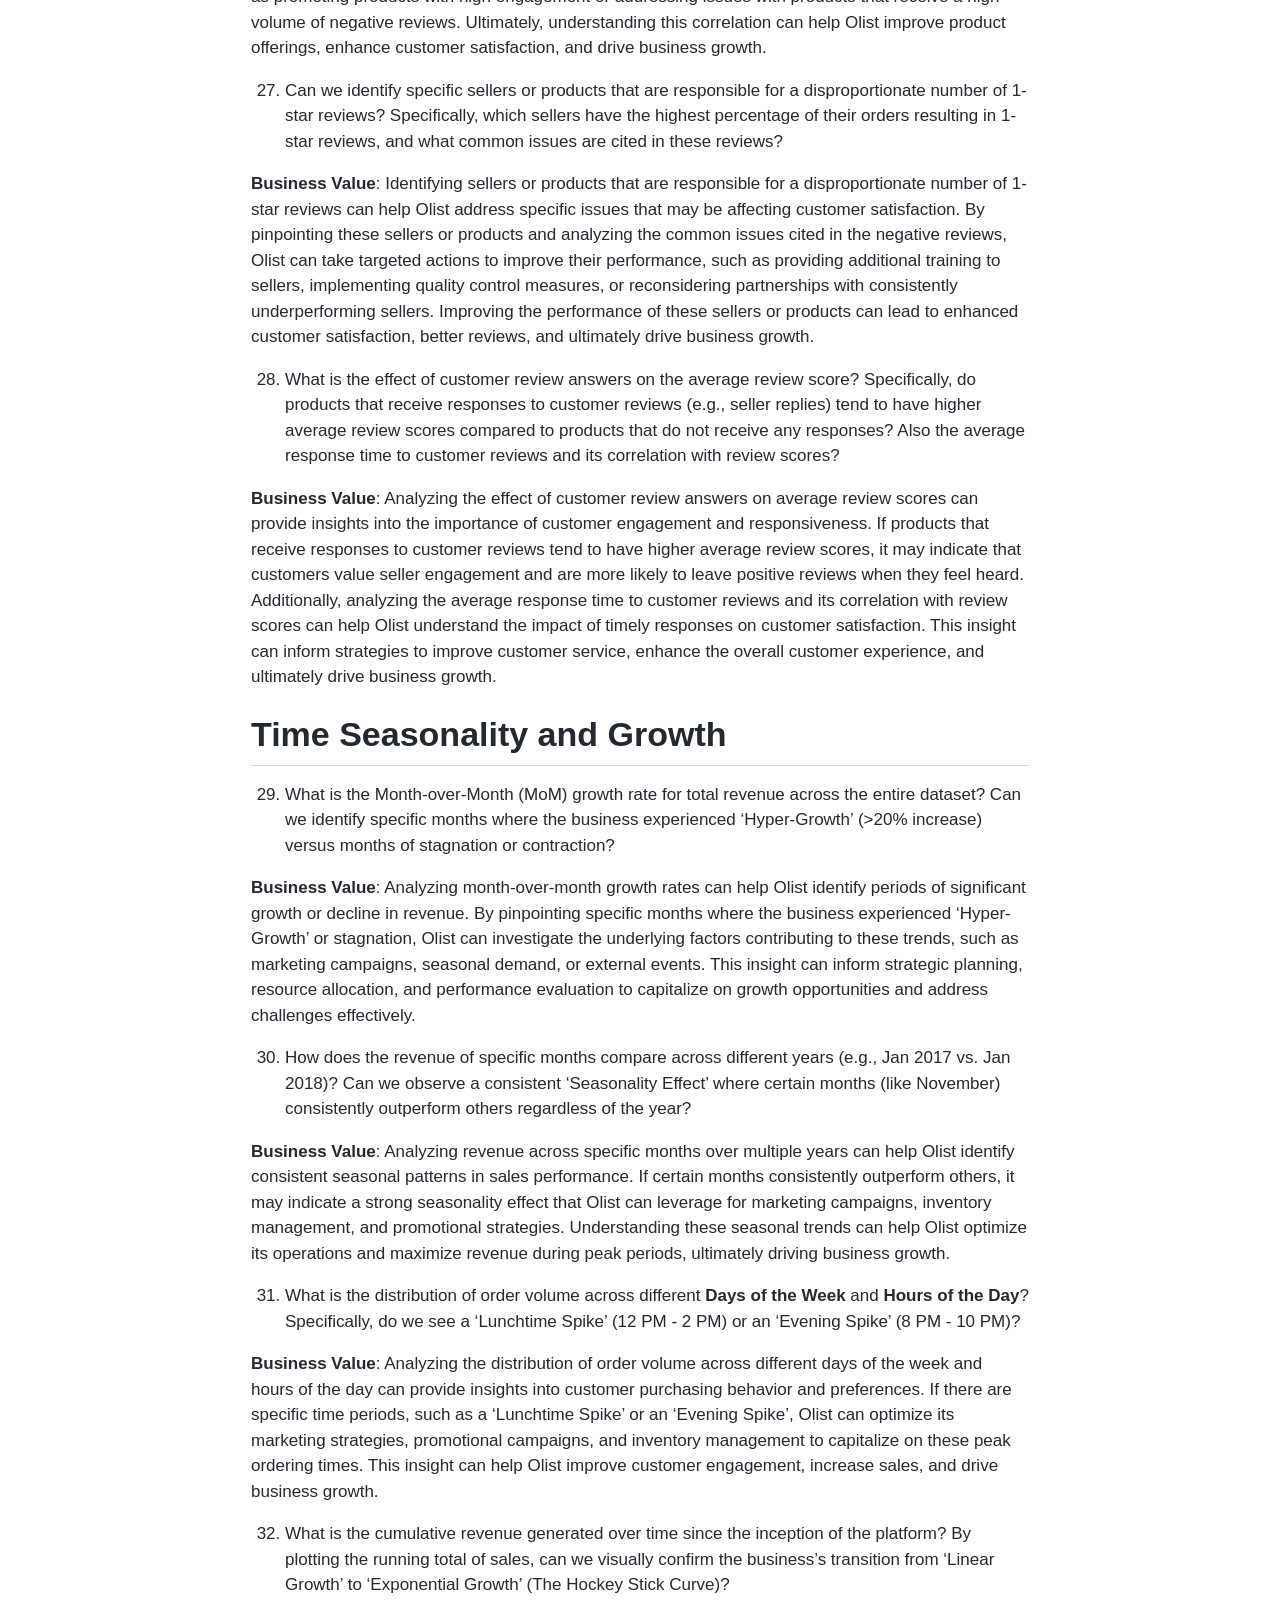
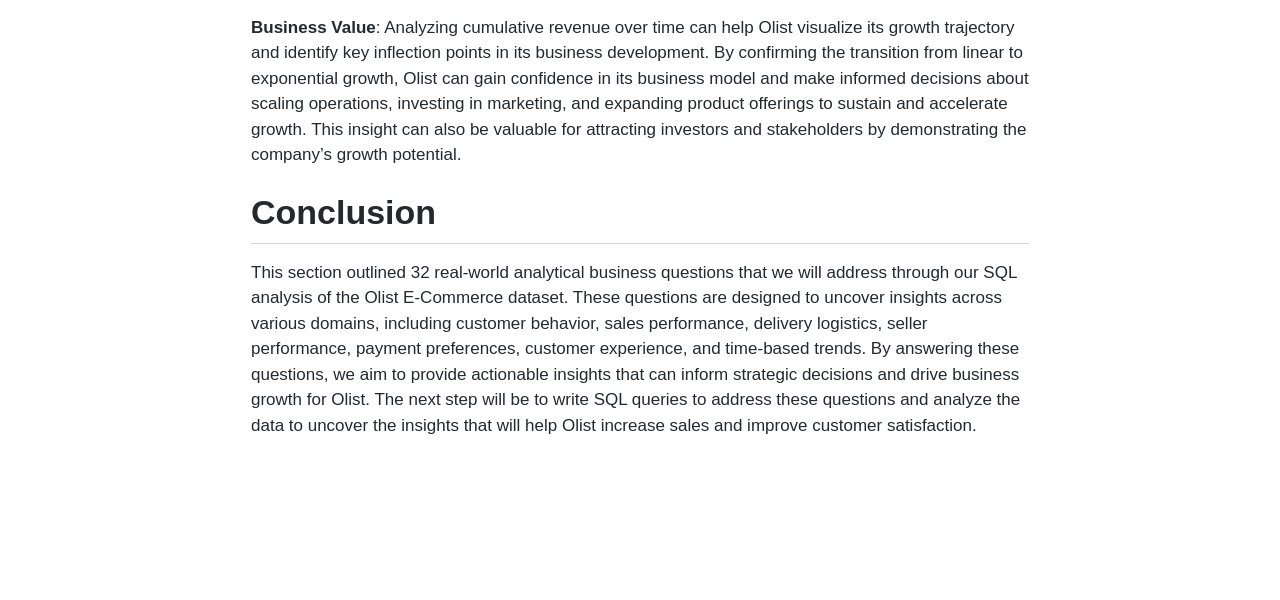
<file: docs/02_business_questions.html>
<!DOCTYPE html>
<html xmlns="http://www.w3.org/1999/xhtml" lang="en" xml:lang="en"><head>

<meta charset="utf-8">
<meta name="generator" content="quarto-1.9.37">

<meta name="viewport" content="width=device-width, initial-scale=1.0, user-scalable=yes">


<title>Business Questions for Olist E-Commerce Sales Analysis – Vasif | Olist E-Commerce Analysis</title>
<style>
/* Default styles provided by pandoc.
** See https://pandoc.org/MANUAL.html#variables-for-html for config info.
*/
code{white-space: pre-wrap;}
span.smallcaps{font-variant: small-caps;}
div.columns{display: flex; gap: min(4vw, 1.5em);}
div.column{flex: auto; overflow-x: auto;}
div.hanging-indent{margin-left: 1.5em; text-indent: -1.5em;}
ul.task-list{list-style: none;}
ul.task-list li input[type="checkbox"] {
  width: 0.8em;
  margin: 0 0.8em 0.2em -1em; /* quarto-specific, see https://github.com/quarto-dev/quarto-cli/issues/4556 */ 
  vertical-align: middle;
}
</style>


<script src="site_libs/quarto-nav/quarto-nav.js"></script>
<script src="site_libs/quarto-nav/headroom.min.js"></script>
<script src="site_libs/clipboard/clipboard.min.js"></script>
<script src="site_libs/quarto-search/autocomplete.umd.js"></script>
<script src="site_libs/quarto-search/fuse.min.js"></script>
<script src="site_libs/quarto-search/quarto-search.js"></script>
<meta name="quarto:offset" content="./">
<script src="site_libs/quarto-html/quarto.js" type="module"></script>
<script src="site_libs/quarto-html/tabsets/tabsets.js" type="module"></script>
<script src="site_libs/quarto-html/popper.min.js"></script>
<script src="site_libs/quarto-html/tippy.umd.min.js"></script>
<script src="site_libs/quarto-html/anchor.min.js"></script>
<link href="site_libs/quarto-html/tippy.css" rel="stylesheet">
<link href="site_libs/quarto-html/quarto-syntax-highlighting-acf12a64177840b8d86f2d4f01b2e9fb.css" rel="stylesheet" id="quarto-text-highlighting-styles">
<script src="site_libs/bootstrap/bootstrap.min.js"></script>
<link href="site_libs/bootstrap/bootstrap-icons.css" rel="stylesheet">
<link href="site_libs/bootstrap/bootstrap-948e61940ef19b6a40d753e4856fbf86.min.css" rel="stylesheet" append-hash="true" id="quarto-bootstrap" data-mode="light">
<script id="quarto-search-options" type="application/json">{
  "location": "navbar",
  "copy-button": false,
  "collapse-after": 3,
  "panel-placement": "end",
  "type": "overlay",
  "limit": 50,
  "keyboard-shortcut": [
    "f",
    "/",
    "s"
  ],
  "show-item-context": false,
  "language": {
    "search-no-results-text": "No results",
    "search-matching-documents-text": "matching documents",
    "search-copy-link-title": "Copy link to search",
    "search-hide-matches-text": "Hide additional matches",
    "search-more-match-text": "more match in this document",
    "search-more-matches-text": "more matches in this document",
    "search-clear-button-title": "Clear",
    "search-text-placeholder": "",
    "search-detached-cancel-button-title": "Cancel",
    "search-submit-button-title": "Submit",
    "search-label": "Search"
  }
}</script>


</head>

<body class="nav-sidebar docked nav-fixed quarto-light">

<div id="quarto-search-results"></div>
  <header id="quarto-header" class="headroom fixed-top">
    <nav class="navbar navbar-expand-lg " data-bs-theme="dark">
      <div class="navbar-container container-fluid">
      <div class="navbar-brand-container mx-auto">
    <a class="navbar-brand" href="./index.html">
    <span class="navbar-title">Vasif | Olist E-Commerce Analysis</span>
    </a>
  </div>
            <div id="quarto-search" class="" title="Search"></div>
          <button class="navbar-toggler" type="button" data-bs-toggle="collapse" data-bs-target="#navbarCollapse" aria-controls="navbarCollapse" role="menu" aria-expanded="false" aria-label="Toggle navigation" onclick="if (window.quartoToggleHeadroom) { window.quartoToggleHeadroom(); }">
  <span class="navbar-toggler-icon"></span>
</button>
          <div class="collapse navbar-collapse" id="navbarCollapse">
            <ul class="navbar-nav navbar-nav-scroll me-auto">
  <li class="nav-item">
    <a class="nav-link active" href="./index.html" aria-current="page"> 
<span class="menu-text">Home</span></a>
  </li>  
</ul>
          </div> <!-- /navcollapse -->
            <div class="quarto-navbar-tools">
</div>
      </div> <!-- /container-fluid -->
    </nav>
  <nav class="quarto-secondary-nav">
    <div class="container-fluid d-flex">
      <button type="button" class="quarto-btn-toggle btn" data-bs-toggle="collapse" role="button" data-bs-target=".quarto-sidebar-collapse-item" aria-controls="quarto-sidebar" aria-expanded="false" aria-label="Toggle sidebar navigation" onclick="if (window.quartoToggleHeadroom) { window.quartoToggleHeadroom(); }">
        <i class="bi bi-layout-text-sidebar-reverse"></i>
      </button>
        <nav class="quarto-page-breadcrumbs" aria-label="breadcrumb"><ol class="breadcrumb"><li class="breadcrumb-item"><a href="./index.html">Olist Data Analysis</a></li><li class="breadcrumb-item"><a href="./02_business_questions.html">Business Questions for Olist E-Commerce Sales Analysis</a></li></ol></nav>
        <a class="flex-grow-1" role="navigation" data-bs-toggle="collapse" data-bs-target=".quarto-sidebar-collapse-item" aria-controls="quarto-sidebar" aria-expanded="false" aria-label="Toggle sidebar navigation" onclick="if (window.quartoToggleHeadroom) { window.quartoToggleHeadroom(); }">      
        </a>
    </div>
  </nav>
</header>
<!-- content -->
<div id="quarto-content" class="quarto-container page-columns page-rows-contents page-layout-article page-navbar">
<!-- sidebar -->
  <nav id="quarto-sidebar" class="sidebar collapse collapse-horizontal quarto-sidebar-collapse-item sidebar-navigation docked overflow-auto">
    <div class="sidebar-menu-container"> 
    <ul class="list-unstyled mt-1">
        <li class="sidebar-item sidebar-item-section">
      <div class="sidebar-item-container"> 
            <a class="sidebar-item-text sidebar-link text-start" data-bs-toggle="collapse" data-bs-target="#quarto-sidebar-section-1" role="navigation" aria-expanded="true">
 <span class="menu-text">Olist Data Analysis</span></a>
          <a class="sidebar-item-toggle text-start" data-bs-toggle="collapse" data-bs-target="#quarto-sidebar-section-1" role="navigation" aria-expanded="true" aria-label="Toggle section">
            <i class="bi bi-chevron-right ms-2"></i>
          </a> 
      </div>
      <ul id="quarto-sidebar-section-1" class="collapse list-unstyled sidebar-section depth1 show">  
          <li class="sidebar-item">
  <div class="sidebar-item-container"> 
  <a href="./index.html" class="sidebar-item-text sidebar-link">
 <span class="menu-text">Olist E-Commerce Sales Analysis</span></a>
  </div>
</li>
          <li class="sidebar-item">
  <div class="sidebar-item-container"> 
  <a href="./01_data_normalization.html" class="sidebar-item-text sidebar-link">
 <span class="menu-text">Data Ingestion and Cleaning</span></a>
  </div>
</li>
          <li class="sidebar-item">
  <div class="sidebar-item-container"> 
  <a href="./02_business_questions.html" class="sidebar-item-text sidebar-link active">
 <span class="menu-text">Business Questions for Olist E-Commerce Sales Analysis</span></a>
  </div>
</li>
          <li class="sidebar-item">
  <div class="sidebar-item-container"> 
  <a href="./03_customer_retention.html" class="sidebar-item-text sidebar-link">
 <span class="menu-text">Customer Behavior and Retention Analysis</span></a>
  </div>
</li>
          <li class="sidebar-item">
  <div class="sidebar-item-container"> 
  <a href="./04_orders_sales_performance.html" class="sidebar-item-text sidebar-link">
 <span class="menu-text">Orders and Sales Performance Analysis</span></a>
  </div>
</li>
          <li class="sidebar-item">
  <div class="sidebar-item-container"> 
  <a href="./05_delivery_logistics.html" class="sidebar-item-text sidebar-link">
 <span class="menu-text">Delivery and Logistics Analysis</span></a>
  </div>
</li>
          <li class="sidebar-item">
  <div class="sidebar-item-container"> 
  <a href="./06_seller_performance.html" class="sidebar-item-text sidebar-link">
 <span class="menu-text">Seller Performance Analysis</span></a>
  </div>
</li>
          <li class="sidebar-item">
  <div class="sidebar-item-container"> 
  <a href="./07_payments_and_risk.html" class="sidebar-item-text sidebar-link">
 <span class="menu-text">Payments and Risk Analysis</span></a>
  </div>
</li>
          <li class="sidebar-item">
  <div class="sidebar-item-container"> 
  <a href="./08_customer_reviews.html" class="sidebar-item-text sidebar-link">
 <span class="menu-text">Customer Review and Satisfaction Analysis</span></a>
  </div>
</li>
          <li class="sidebar-item">
  <div class="sidebar-item-container"> 
  <a href="./09_time_series.html" class="sidebar-item-text sidebar-link">
 <span class="menu-text">Time Series Analysis</span></a>
  </div>
</li>
      </ul>
  </li>
    </ul>
    </div>
</nav>
<div id="quarto-sidebar-glass" class="quarto-sidebar-collapse-item" data-bs-toggle="collapse" data-bs-target=".quarto-sidebar-collapse-item"></div>
<!-- margin-sidebar -->
    <div id="quarto-margin-sidebar" class="sidebar margin-sidebar">
        <nav id="TOC" role="doc-toc" class="toc-active">
    <h2 id="toc-title">On this page</h2>
   
  <ul>
  <li><a href="#introduction" id="toc-introduction" class="nav-link active" data-scroll-target="#introduction">Introduction</a></li>
  <li><a href="#customer-behavior-and-retention" id="toc-customer-behavior-and-retention" class="nav-link" data-scroll-target="#customer-behavior-and-retention">Customer Behavior and Retention</a></li>
  <li><a href="#orders-and-sales-performance" id="toc-orders-and-sales-performance" class="nav-link" data-scroll-target="#orders-and-sales-performance">Orders and Sales Performance</a></li>
  <li><a href="#delivery-and-logistics-performance" id="toc-delivery-and-logistics-performance" class="nav-link" data-scroll-target="#delivery-and-logistics-performance">Delivery and Logistics Performance</a></li>
  <li><a href="#seller-performance-and-marketplace-health" id="toc-seller-performance-and-marketplace-health" class="nav-link" data-scroll-target="#seller-performance-and-marketplace-health">Seller Performance and Marketplace Health</a></li>
  <li><a href="#payments-and-financial-risk" id="toc-payments-and-financial-risk" class="nav-link" data-scroll-target="#payments-and-financial-risk">Payments and Financial Risk</a></li>
  <li><a href="#customer-experience-and-reviews" id="toc-customer-experience-and-reviews" class="nav-link" data-scroll-target="#customer-experience-and-reviews">Customer Experience and Reviews</a></li>
  <li><a href="#time-seasonality-and-growth" id="toc-time-seasonality-and-growth" class="nav-link" data-scroll-target="#time-seasonality-and-growth">Time Seasonality and Growth</a></li>
  <li><a href="#conclusion" id="toc-conclusion" class="nav-link" data-scroll-target="#conclusion">Conclusion</a></li>
  </ul>
</nav>
    </div>
<!-- main -->
<main class="content" id="quarto-document-content">

<header id="title-block-header" class="quarto-title-block default"><nav class="quarto-page-breadcrumbs quarto-title-breadcrumbs d-none d-lg-block" aria-label="breadcrumb"><ol class="breadcrumb"><li class="breadcrumb-item"><a href="./index.html">Olist Data Analysis</a></li><li class="breadcrumb-item"><a href="./02_business_questions.html">Business Questions for Olist E-Commerce Sales Analysis</a></li></ol></nav>
<div class="quarto-title">
<h1 class="title">Business Questions for Olist E-Commerce Sales Analysis</h1>
</div>



<div class="quarto-title-meta">

    
  
    
  </div>
  


</header>


<section id="introduction" class="level1">
<h1>Introduction</h1>
<p>Before doing the proper analysis, it is crucial to define the business questions that we want to answer through our data analysis. These questions will guide our analysis and help us focus on the most relevant insights that can drive business growth for Olist. The questions must be clear and straightforward since they will shape the direction of our analysis and the insights we will uncover. The questions should be designed to address specific business problems and provide actionable insights that can inform strategic decisions. By defining these questions upfront, we can ensure that our analysis is focused and relevant to the company’s needs, and that we are able to uncover insights that can drive business growth and improve customer satisfaction.</p>
<p>The questions are generated both AI LLM tools and my domain knowledge as a data analyst. The questions are categorized into different domains such as sales, customers, products, and regions to ensure a comprehensive analysis of the data. By addressing these questions through our analysis, we can provide valuable insights that can inform strategic decisions and drive business growth for Olist.</p>
<p>The questions are designed into the following domains:</p>
<ol type="1">
<li><strong>Customer Behavior and Retention:</strong></li>
<li><strong>Orders and Sales Performance:</strong></li>
<li><strong>Delivery and Logistics Performance:</strong></li>
<li><strong>Seller Performance and Marketplace Health:</strong></li>
<li><strong>Payments and Financial Risk:</strong></li>
<li><strong>Customer Experience and Reviews:</strong></li>
<li><strong>Time Seasonality and Growth:</strong></li>
</ol>
</section>
<section id="customer-behavior-and-retention" class="level1">
<h1>Customer Behavior and Retention</h1>
<ol type="1">
<li>Can we segment the customer base into distinct clusters, specifically, <em>Champions</em>, <em>Loyalists</em>, <em>Hibernating</em> and <em>At Risk</em> by scoring each unique user based on the recency of their last order, the frequency of their purchases and their total monetary contribution?</li>
</ol>
<p><strong>Business Value</strong>: This question is crucial for understanding customer behavior and retention. By segmenting the customer base into distinct clusters, Olist can tailor its marketing strategies and customer engagement efforts to each segment’s specific needs and preferences. For example, <em>Champions</em> may be targeted with loyalty programs and exclusive offers, while <em>At Risk</em> customers may receive re-engagement campaigns to encourage them to return. This segmentation can help Olist improve customer retention, increase sales, and enhance overall customer satisfaction.</p>
<ol start="2" type="1">
<li>How does customer retention evolve over time when users are grouped by their acquisition month? Specifically, what percentage of customers acquired in a specific month (e.g., Jan 2017) return to make a second purchase within months 1, 3, and 6?”</li>
</ol>
<p><strong>Business Value</strong>: This question is important for understanding the effectiveness of customer acquisition strategies and the long-term value of customers. By analyzing retention rates over time for different acquisition cohorts, Olist can identify trends and patterns in customer behavior, such as which acquisition channels or campaigns are most effective at attracting loyal customers. This insight can help Olist optimize its marketing efforts, improve customer retention, and ultimately drive business growth.</p>
<ol start="3" type="1">
<li>Does the customer base adhere to the ‘80/20 Rule’ (Pareto Principle), where the top 20% of unique customers contribute to 80% of the total revenue? If so, what defines the profile of these top-tier customers?”</li>
</ol>
<p><strong>Business Value</strong>: Understanding the 80/20 rule can help Olist focus its resources on the most valuable customers and optimize its marketing and sales strategies. By identifying the characteristics of top-tier customers, Olist can develop targeted approaches to attract and retain similar customers, ultimately driving revenue growth and improving customer satisfaction.</p>
<ol start="4" type="1">
<li>For the segment of customers with multiple purchases, what is the average time interval (in days) between consecutive orders? How does this ‘purchase latency’ vary across different product categories?”</li>
</ol>
<p><strong>Business Value</strong>: Analyzing purchase latency can provide insights into customer buying patterns and preferences. By understanding how the time interval between purchases varies across product categories, Olist can optimize its inventory management, marketing strategies, and customer engagement efforts. For example, if customers tend to purchase certain products more frequently, Olist can ensure that these products are well-stocked and promote them more aggressively to drive sales.</p>
<ol start="5" type="1">
<li>“Which customers have exceeded the average purchase cycle by more than 2 standard deviations without placing a new order? Can we flag these users as ‘High Risk of Churn’ based on their deviation from the typical repurchase behavior?”</li>
</ol>
<p><strong>Business Value</strong>: Identifying customers who are at high risk of churn is crucial for retention efforts. By flagging customers who have exceeded the average purchase cycle by a significant margin, Olist can proactively engage with these customers through targeted marketing campaigns, personalized offers, or re-engagement strategies to encourage them to return and make a purchase. This can help reduce churn rates, improve customer retention, and ultimately drive business growth.</p>
</section>
<section id="orders-and-sales-performance" class="level1">
<h1>Orders and Sales Performance</h1>
<ol start="6" type="1">
<li>Monthly Sales Trends: What are the monthly sales trends for Olist over the past few years? Are there any seasonal patterns or significant fluctuations in sales performance that can be identified?</li>
</ol>
<p><strong>Business Value</strong>: Understanding monthly sales trends can help Olist identify seasonal patterns and fluctuations in sales performance. This insight can inform inventory management, marketing strategies, and promotional campaigns to capitalize on peak sales periods and mitigate the impact of slower months. By aligning business strategies with sales trends, Olist can optimize revenue generation and improve overall business performance.</p>
<ol start="7" type="1">
<li>Which product categories constitute the top 20% of sales volume, and do they align with the top 20% of revenue generators? Can we identify ‘High Volume / Low Value’ categories versus ‘Low Volume / High Value’ (Niche/Luxury) categories?”</li>
</ol>
<p><strong>Business Value</strong>: Analyzing the relationship between sales volume and revenue can help Olist identify which product categories are driving the most sales and which are generating the most revenue. This insight can inform inventory management, marketing strategies, and product development efforts. For example, ‘High Volume / Low Value’ categories may require different marketing approaches compared to ‘Low Volume / High Value’ categories, allowing Olist to optimize its resources and maximize profitability.</p>
<ol start="8" type="1">
<li>Can we calculate the 3-month rolling average for total revenue to smooth out daily and weekly volatility? How does this long-term trendline compare to the raw sales data in identifying the true direction of business growth?</li>
</ol>
<p><strong>Business Value</strong>: Calculating a rolling average can help Olist smooth out short-term volatility in sales data and identify long-term trends in revenue growth. By comparing the rolling average to raw sales data, Olist can gain a clearer understanding of the underlying growth trajectory of the business, which can inform strategic planning, resource allocation, and performance evaluation.</p>
<ol start="9" type="1">
<li>How is revenue distributed across different states (<code>customer_state</code>) and cities? specifically, identifying the top 5 regions with the highest sales density per capita versus regions with high order volume but low total revenue?</li>
</ol>
<p><strong>Business Value</strong>: Analyzing revenue distribution across different regions can help Olist identify areas with high sales density and potential growth opportunities. By understanding the geographic distribution of revenue, Olist can tailor its marketing strategies, optimize logistics and delivery operations, and allocate resources more effectively to capitalize on regional demand and drive business growth.</p>
<ol start="10" type="1">
<li>AOV and Busket Size Analysis: What is the average order value (AOV) and average basket size (number of items per order) for Olist? How do these metrics vary across year and months?</li>
</ol>
<p><strong>Business Value</strong>: Analyzing AOV and basket size can provide insights into customer purchasing behavior and preferences. By understanding how these metrics vary across time, Olist can identify trends and patterns in customer spending, which can inform marketing strategies, promotional campaigns, and inventory management. For example, if AOV tends to increase during certain months, Olist can capitalize on this trend by offering targeted promotions or bundling products to encourage higher spending.</p>
</section>
<section id="delivery-and-logistics-performance" class="level1">
<h1>Delivery and Logistics Performance</h1>
<ol start="11" type="1">
<li>What is the overall ‘On-Time Delivery Rate’ (percentage of orders delivered before the <code>order_estimated_delivery_date</code>)? Furthermore, what is the average variance between the estimated and actual delivery dates across different states?”</li>
</ol>
<p><strong>Business Value</strong>: Analyzing on-time delivery rates and delivery date variance can help Olist identify areas for improvement in its logistics and delivery operations. By understanding the performance of deliveries across different regions, Olist can optimize its supply chain, improve customer satisfaction, and reduce costs associated with late deliveries or logistical inefficiencies. This insight can also inform decisions about partnerships with delivery providers and investments in logistics infrastructure.</p>
<ol start="12" type="1">
<li>How does the average freight cost (<code>freight_value</code>) correlate with average delivery time across different states? Can we identify regions that suffer from the ‘Logistics Gap’ - paying disproportionately high shipping fees for the slowest service?</li>
</ol>
<p><strong>Business Value</strong>: Analyzing the correlation between freight costs and delivery times can help Olist identify regions where customers are paying high shipping fees for slow delivery service. This insight can inform decisions about optimizing logistics operations, negotiating better rates with delivery providers, or investing in infrastructure to improve delivery performance in these regions. By addressing the ‘Logistics Gap’, Olist can enhance customer satisfaction, reduce costs, and improve overall business performance.</p>
<ol start="13" type="1">
<li>Can we decompose the total delivery timeline into three distinct stages: ‘Approval Time’ (Purchase to Approval), ‘Dispatch Time’ (Approval to Carrier Handover), and ‘Last-Mile Delivery’ (Carrier to Customer)? Which of these stages contributes the most to overall delays?</li>
</ol>
<p><strong>Business Value</strong>: Decomposing the delivery timeline into distinct stages can help Olist identify specific areas within the delivery process that contribute to delays. By understanding which stage is the bottleneck, Olist can implement targeted improvements to streamline operations, reduce delivery times, and enhance customer satisfaction. For example, if ‘Last-Mile Delivery’ is identified as the primary source of delays, Olist can focus on optimizing last-mile logistics, such as partnering with local delivery providers or investing in technology to improve route planning and tracking.</p>
<ol start="14" type="1">
<li>How does logistics performance compare between ‘Local Orders’ (where <code>customer_state</code> matches <code>seller_state</code>) and ‘Long-Haul Orders’ (Cross-border)? Specifically, what is the ‘Speed Premium’ - the reduction in delivery days achieved by fulfilling orders locally?”</li>
</ol>
<p><strong>Business Value</strong>: Analyzing the logistics performance of local versus long-haul orders can help Olist understand the benefits of fulfilling orders locally and identify opportunities to optimize its supply chain. ‘Speed Premium’ means the advantage of faster delivery times for local orders and the potential for cost savings. By quantifying the ‘Speed Premium’ for local orders, Olist can make informed decisions about inventory placement, warehouse locations, and partnerships with local sellers to improve delivery performance and enhance customer satisfaction. This insight can also inform marketing strategies that emphasize faster delivery times for local customers, potentially driving increased sales in those regions.</p>
<ol start="15" type="1">
<li>What is the average ‘Freight Ratio’ (Freight Value / Product Price) across different product categories? Can we identify categories where shipping costs are disproportionately high (<code>&gt;20%</code> of item value), leading to potential ‘Cart Abandonment’?</li>
</ol>
<p><strong>Business Value</strong>: Analyzing the ‘Freight Ratio’ can help Olist identify product categories where shipping costs are disproportionately high relative to the product price. This insight can inform strategies to reduce cart abandonment, such as offering free shipping for certain categories, bundling products to increase order value, or negotiating better shipping rates with carriers. By addressing high freight ratios, Olist can improve the customer experience, increase conversion rates, and drive business growth.</p>
</section>
<section id="seller-performance-and-marketplace-health" class="level1">
<h1>Seller Performance and Marketplace Health</h1>
<ol start="16" type="1">
<li>What is the average time gap between <code>order_approved_at</code> and <code>order_delivered_carrier_date</code> for each seller? Who are the ‘Bottom 10%’ of sellers who consistently take the longest to hand over packaged orders to the logistics partner?</li>
</ol>
<p><strong>Business Value</strong>: Analyzing the time gap between order approval and delivery to the carrier can help Olist identify sellers who may be causing delays in the fulfillment process. By identifying the ‘Bottom 10%’ of sellers, Olist can take targeted actions to improve their performance, such as providing additional training, implementing performance incentives, or even reconsidering partnerships with consistently underperforming sellers. Improving seller performance can lead to faster order fulfillment, enhanced customer satisfaction, and overall marketplace health.</p>
<ol start="17" type="1">
<li>Do the top 10% of sellers generate more than 50% of the platform’s total revenue? Furthermore, which product categories are dominated by a single ‘Monopoly Seller’ vs.&nbsp;categories with a healthy, competitive mix of multiple vendors?</li>
</ol>
<p><strong>Business Value</strong>: This question is another pareto analysis question in which we want to understand the distribution of revenue among sellers and identify potential monopolies in product categories. By understanding the concentration of revenue among sellers, Olist can make informed decisions about seller management, such as providing support to high-performing sellers or addressing issues with underperforming sellers. Additionally, identifying ‘Monopoly Sellers’ can help Olist ensure a competitive marketplace, which can lead to better prices and options for customers, ultimately driving business growth.</p>
<ol start="18" type="1">
<li>What is the churn rate of sellers on the platform? Specifically, how many sellers who made a sale in 2017 became inactive (zero sales) in 2018? Is there a correlation between high ‘Order Cancellation Rates’ and subsequent seller churn?</li>
</ol>
<p><strong>Business Value</strong>: This question is important to analyze customer churn in all sellers. By understanding the churn rate of sellers and its correlation with order cancellation rates, Olist can identify potential issues in the seller experience and take proactive measures to improve seller retention. This could involve providing better support, implementing performance incentives, or addressing specific pain points that lead to cancellations and churn. Improving seller retention can enhance the overall health of the marketplace, increase product availability, and drive business growth.</p>
<ol start="19" type="1">
<li>Which sellers have a high sales volume (&gt;50 orders) but a consistently low average review score (&lt;3 stars)? Can we identify specific sellers who are responsible for a disproportionate number of the platform’s 1-star reviews?</li>
</ol>
<p><strong>Business Value</strong>: Identifying sellers with high sales volume but low average review scores can help Olist address potential issues with product quality, customer service, or fulfillment that may be leading to negative customer experiences. By pinpointing specific sellers responsible for a disproportionate number of 1-star reviews, Olist can take targeted actions to improve their performance, such as providing additional training, implementing quality control measures, or reconsidering partnerships with consistently underperforming sellers. Improving seller performance can lead to enhanced customer satisfaction, better reviews, and ultimately drive business growth.</p>
</section>
<section id="payments-and-financial-risk" class="level1">
<h1>Payments and Financial Risk</h1>
<ol start="20" type="1">
<li>What is the distribution of total revenue across different payment methods (Credit Card, Boleto, Voucher, Debit Card)? Specifically, does the ‘Average Transaction Value’ differ significantly between Credit Card users and Boleto users?”</li>
</ol>
<p><strong>Business Value</strong>: Analyzing the distribution of revenue across different payment methods can help Olist understand customer preferences and identify potential opportunities for optimizing payment options. By comparing the average transaction value between different payment methods, Olist can tailor its marketing strategies and promotional offers to encourage higher spending through preferred payment channels, ultimately driving business growth.</p>
<ol start="21" type="1">
<li>Is there a positive correlation between the number of installments chosen (<code>payment_installments</code>) and the total order value? Specifically, what percentage of high-ticket orders (&gt;R$500) are purchased using 5+ installments?”</li>
</ol>
<p><strong>Business Value</strong>: Analyzing the correlation between payment installments and order value can provide insights into customer purchasing behavior and preferences. By understanding how customers choose to pay for high-ticket orders, Olist can optimize its payment options, offer targeted promotions for installment plans, and potentially increase sales of higher-value products. This insight can also inform marketing strategies that emphasize the availability of flexible payment options for expensive items, driving business growth.</p>
<ol start="22" type="1">
<li>How does payment preference vary by region (<code>customer_state</code>)? Are there specific states where “Boleto’ usage is isproportionately high compared to the national average, indicating a lower penetration of credit cards?</li>
</ol>
<p><strong>Business Value</strong>: Payment preferences can vary significantly by region. For example, in Brazil, ‘Boleto’ is a popular payment method, especially in regions with lower credit card penetration. By analyzing payment preferences by region, Olist can tailor its marketing strategies and payment options to better serve customers in different areas. For instance, in regions where ‘Boleto’ usage is high, Olist can promote this payment method more prominently and offer incentives for using it, ultimately improving the customer experience and driving business growth.</p>
</section>
<section id="customer-experience-and-reviews" class="level1">
<h1>Customer Experience and Reviews</h1>
<ol start="23" type="1">
<li>What is the quantitative correlation between <strong>Delivery Delay</strong> (Actual Delivery Date - Estimated Delivery Date) and the <strong>Average Review Score</strong>? Specifically, at what ‘delay threshold’ (e.g., +1 day, +3 days) does the average customer rating strictly drop below 3 stars?</li>
</ol>
<p><strong>Business Value</strong>: The delivery delay and delivery problems are one of the most common reasons for negative customer reviews and low satisfaction scores. By analyzing the correlation between delivery delays and review scores, Olist can identify specific thresholds where customer satisfaction significantly drops. This insight can inform logistics improvements, such as optimizing delivery routes, partnering with more reliable carriers, or implementing better communication with customers about delivery status. By reducing delivery delays and improving the customer experience, Olist can enhance customer satisfaction, increase positive reviews, and drive business growth.</p>
<ol start="24" type="1">
<li>Can we identify product categories that consistently have <strong>Fast Delivery</strong> (Top 25% speed) but <strong>Low Review Scores</strong> (Bottom 25% rating)? Conversely, which categories have slow delivery but high scores?</li>
</ol>
<p><strong>Business Value</strong>: Analyzing the relationship between delivery speed and review scores across product categories can help Olist identify potential issues with specific products or categories that may be affecting customer satisfaction. For example, if a category has fast delivery but low review scores, it may indicate issues with product quality or customer service that need to be addressed. Conversely, if a category has slow delivery but high scores, it may suggest that customers are willing to tolerate longer delivery times for certain products due to their quality or value. This insight can inform strategies to improve product offerings, optimize logistics, and enhance the overall customer experience, ultimately driving business growth.</p>
<ol start="25" type="1">
<li>What is the distribution of review scores across different product categories? Specifically, which categories have the highest percentage of 1-star reviews, and can we identify any common issues or themes in the negative feedback for these categories?</li>
</ol>
<p><strong>Business Value</strong>: Analyzing the distribution of review scores across product categories can help Olist identify areas where customers are experiencing dissatisfaction. By pinpointing categories with a high percentage of 1-star reviews and analyzing the common issues or themes in the negative feedback, Olist can take targeted actions to address these problems, such as improving product quality, enhancing customer service, or providing better product descriptions. This insight can lead to improved customer satisfaction, better reviews, and ultimately drive business growth.</p>
<ol start="26" type="1">
<li>Is there a correlation between the number of reviews a product receives and its average review score? Specifically, do products with a higher volume of reviews tend to have more polarized ratings (more 1-star and 5-star reviews) compared to products with fewer reviews?</li>
</ol>
<p><strong>Business Value</strong>: Analyzing the correlation between the number of reviews and average review scores can provide insights into customer behavior and product performance. If products with a higher volume of reviews tend to have more polarized ratings, it may indicate that these products are more popular and generate stronger opinions among customers. This insight can inform marketing strategies, such as promoting products with high engagement or addressing issues with products that receive a high volume of negative reviews. Ultimately, understanding this correlation can help Olist improve product offerings, enhance customer satisfaction, and drive business growth.</p>
<ol start="27" type="1">
<li>Can we identify specific sellers or products that are responsible for a disproportionate number of 1-star reviews? Specifically, which sellers have the highest percentage of their orders resulting in 1-star reviews, and what common issues are cited in these reviews?</li>
</ol>
<p><strong>Business Value</strong>: Identifying sellers or products that are responsible for a disproportionate number of 1-star reviews can help Olist address specific issues that may be affecting customer satisfaction. By pinpointing these sellers or products and analyzing the common issues cited in the negative reviews, Olist can take targeted actions to improve their performance, such as providing additional training to sellers, implementing quality control measures, or reconsidering partnerships with consistently underperforming sellers. Improving the performance of these sellers or products can lead to enhanced customer satisfaction, better reviews, and ultimately drive business growth.</p>
<ol start="28" type="1">
<li>What is the effect of customer review answers on the average review score? Specifically, do products that receive responses to customer reviews (e.g., seller replies) tend to have higher average review scores compared to products that do not receive any responses? Also the average response time to customer reviews and its correlation with review scores?</li>
</ol>
<p><strong>Business Value</strong>: Analyzing the effect of customer review answers on average review scores can provide insights into the importance of customer engagement and responsiveness. If products that receive responses to customer reviews tend to have higher average review scores, it may indicate that customers value seller engagement and are more likely to leave positive reviews when they feel heard. Additionally, analyzing the average response time to customer reviews and its correlation with review scores can help Olist understand the impact of timely responses on customer satisfaction. This insight can inform strategies to improve customer service, enhance the overall customer experience, and ultimately drive business growth.</p>
</section>
<section id="time-seasonality-and-growth" class="level1">
<h1>Time Seasonality and Growth</h1>
<ol start="29" type="1">
<li>What is the Month-over-Month (MoM) growth rate for total revenue across the entire dataset? Can we identify specific months where the business experienced ‘Hyper-Growth’ (&gt;20% increase) versus months of stagnation or contraction?</li>
</ol>
<p><strong>Business Value</strong>: Analyzing month-over-month growth rates can help Olist identify periods of significant growth or decline in revenue. By pinpointing specific months where the business experienced ‘Hyper-Growth’ or stagnation, Olist can investigate the underlying factors contributing to these trends, such as marketing campaigns, seasonal demand, or external events. This insight can inform strategic planning, resource allocation, and performance evaluation to capitalize on growth opportunities and address challenges effectively.</p>
<ol start="30" type="1">
<li>How does the revenue of specific months compare across different years (e.g., Jan 2017 vs.&nbsp;Jan 2018)? Can we observe a consistent ‘Seasonality Effect’ where certain months (like November) consistently outperform others regardless of the year?</li>
</ol>
<p><strong>Business Value</strong>: Analyzing revenue across specific months over multiple years can help Olist identify consistent seasonal patterns in sales performance. If certain months consistently outperform others, it may indicate a strong seasonality effect that Olist can leverage for marketing campaigns, inventory management, and promotional strategies. Understanding these seasonal trends can help Olist optimize its operations and maximize revenue during peak periods, ultimately driving business growth.</p>
<ol start="31" type="1">
<li>What is the distribution of order volume across different <strong>Days of the Week</strong> and <strong>Hours of the Day</strong>? Specifically, do we see a ‘Lunchtime Spike’ (12 PM - 2 PM) or an ‘Evening Spike’ (8 PM - 10 PM)?</li>
</ol>
<p><strong>Business Value</strong>: Analyzing the distribution of order volume across different days of the week and hours of the day can provide insights into customer purchasing behavior and preferences. If there are specific time periods, such as a ‘Lunchtime Spike’ or an ‘Evening Spike’, Olist can optimize its marketing strategies, promotional campaigns, and inventory management to capitalize on these peak ordering times. This insight can help Olist improve customer engagement, increase sales, and drive business growth.</p>
<ol start="32" type="1">
<li>What is the cumulative revenue generated over time since the inception of the platform? By plotting the running total of sales, can we visually confirm the business’s transition from ‘Linear Growth’ to ‘Exponential Growth’ (The Hockey Stick Curve)?</li>
</ol>
<p><strong>Business Value</strong>: Analyzing cumulative revenue over time can help Olist visualize its growth trajectory and identify key inflection points in its business development. By confirming the transition from linear to exponential growth, Olist can gain confidence in its business model and make informed decisions about scaling operations, investing in marketing, and expanding product offerings to sustain and accelerate growth. This insight can also be valuable for attracting investors and stakeholders by demonstrating the company’s growth potential.</p>
</section>
<section id="conclusion" class="level1">
<h1>Conclusion</h1>
<p>This section outlined 32 real-world analytical business questions that we will address through our SQL analysis of the Olist E-Commerce dataset. These questions are designed to uncover insights across various domains, including customer behavior, sales performance, delivery logistics, seller performance, payment preferences, customer experience, and time-based trends. By answering these questions, we aim to provide actionable insights that can inform strategic decisions and drive business growth for Olist. The next step will be to write SQL queries to address these questions and analyze the data to uncover the insights that will help Olist increase sales and improve customer satisfaction.</p>


</section>

</main> <!-- /main -->
<script id="quarto-html-after-body" type="application/javascript">
  window.document.addEventListener("DOMContentLoaded", function (event) {
    const icon = "";
    const anchorJS = new window.AnchorJS();
    anchorJS.options = {
      placement: 'right',
      icon: icon
    };
    anchorJS.add('.anchored');
    const isCodeAnnotation = (el) => {
      for (const clz of el.classList) {
        if (clz.startsWith('code-annotation-')) {                     
          return true;
        }
      }
      return false;
    }
    const onCopySuccess = function(e) {
      // button target
      const button = e.trigger;
      // don't keep focus
      button.blur();
      // flash "checked"
      button.classList.add('code-copy-button-checked');
      var currentTitle = button.getAttribute("title");
      button.setAttribute("title", "Copied!");
      let tooltip;
      if (window.bootstrap) {
        button.setAttribute("data-bs-toggle", "tooltip");
        button.setAttribute("data-bs-placement", "left");
        button.setAttribute("data-bs-title", "Copied!");
        tooltip = new bootstrap.Tooltip(button, 
          { trigger: "manual", 
            customClass: "code-copy-button-tooltip",
            offset: [0, -8]});
        tooltip.show();    
      }
      setTimeout(function() {
        if (tooltip) {
          tooltip.hide();
          button.removeAttribute("data-bs-title");
          button.removeAttribute("data-bs-toggle");
          button.removeAttribute("data-bs-placement");
        }
        button.setAttribute("title", currentTitle);
        button.classList.remove('code-copy-button-checked');
      }, 1000);
      // clear code selection
      e.clearSelection();
    }
    const getTextToCopy = function(trigger) {
      const outerScaffold = trigger.parentElement.cloneNode(true);
      const codeEl = outerScaffold.querySelector('code');
      for (const childEl of codeEl.children) {
        if (isCodeAnnotation(childEl)) {
          childEl.remove();
        }
      }
      return codeEl.innerText;
    }
    const clipboard = new window.ClipboardJS('.code-copy-button:not([data-in-quarto-modal])', {
      text: getTextToCopy
    });
    clipboard.on('success', onCopySuccess);
    if (window.document.getElementById('quarto-embedded-source-code-modal')) {
      const clipboardModal = new window.ClipboardJS('.code-copy-button[data-in-quarto-modal]', {
        text: getTextToCopy,
        container: window.document.getElementById('quarto-embedded-source-code-modal')
      });
      clipboardModal.on('success', onCopySuccess);
    }
      var localhostRegex = new RegExp(/^(?:http|https):\/\/localhost\:?[0-9]*\//);
      var mailtoRegex = new RegExp(/^mailto:/);
        var filterRegex = new RegExp('/' + window.location.host + '/');
      var isInternal = (href) => {
          return filterRegex.test(href) || localhostRegex.test(href) || mailtoRegex.test(href);
      }
      // Inspect non-navigation links and adorn them if external
     var links = window.document.querySelectorAll('a[href]:not(.nav-link):not(.navbar-brand):not(.toc-action):not(.sidebar-link):not(.sidebar-item-toggle):not(.pagination-link):not(.no-external):not([aria-hidden]):not(.dropdown-item):not(.quarto-navigation-tool):not(.about-link)');
      for (var i=0; i<links.length; i++) {
        const link = links[i];
        if (!isInternal(link.href)) {
          // undo the damage that might have been done by quarto-nav.js in the case of
          // links that we want to consider external
          if (link.dataset.originalHref !== undefined) {
            link.href = link.dataset.originalHref;
          }
        }
      }
    function tippyHover(el, contentFn, onTriggerFn, onUntriggerFn) {
      const config = {
        allowHTML: true,
        maxWidth: 500,
        delay: 100,
        arrow: false,
        appendTo: function(el) {
            return el.parentElement;
        },
        interactive: true,
        interactiveBorder: 10,
        theme: 'quarto',
        placement: 'bottom-start',
      };
      if (contentFn) {
        config.content = contentFn;
      }
      if (onTriggerFn) {
        config.onTrigger = onTriggerFn;
      }
      if (onUntriggerFn) {
        config.onUntrigger = onUntriggerFn;
      }
      window.tippy(el, config); 
    }
    const noterefs = window.document.querySelectorAll('a[role="doc-noteref"]');
    for (var i=0; i<noterefs.length; i++) {
      const ref = noterefs[i];
      tippyHover(ref, function() {
        // use id or data attribute instead here
        let href = ref.getAttribute('data-footnote-href') || ref.getAttribute('href');
        try { href = new URL(href).hash; } catch {}
        const id = href.replace(/^#\/?/, "");
        const note = window.document.getElementById(id);
        if (note) {
          return note.innerHTML;
        } else {
          return "";
        }
      });
    }
    const xrefs = window.document.querySelectorAll('a.quarto-xref');
    const processXRef = (id, note) => {
      // Strip column container classes
      const stripColumnClz = (el) => {
        el.classList.remove("page-full", "page-columns");
        if (el.children) {
          for (const child of el.children) {
            stripColumnClz(child);
          }
        }
      }
      stripColumnClz(note)
      if (id === null || id.startsWith('sec-')) {
        // Special case sections, only their first couple elements
        const container = document.createElement("div");
        if (note.children && note.children.length > 2) {
          container.appendChild(note.children[0].cloneNode(true));
          for (let i = 1; i < note.children.length; i++) {
            const child = note.children[i];
            if (child.tagName === "P" && child.innerText === "") {
              continue;
            } else {
              container.appendChild(child.cloneNode(true));
              break;
            }
          }
          if (window.Quarto?.typesetMath) {
            window.Quarto.typesetMath(container);
          }
          return container.innerHTML
        } else {
          if (window.Quarto?.typesetMath) {
            window.Quarto.typesetMath(note);
          }
          return note.innerHTML;
        }
      } else {
        // Remove any anchor links if they are present
        const anchorLink = note.querySelector('a.anchorjs-link');
        if (anchorLink) {
          anchorLink.remove();
        }
        if (window.Quarto?.typesetMath) {
          window.Quarto.typesetMath(note);
        }
        if (note.classList.contains("callout")) {
          return note.outerHTML;
        } else {
          return note.innerHTML;
        }
      }
    }
    for (var i=0; i<xrefs.length; i++) {
      const xref = xrefs[i];
      tippyHover(xref, undefined, function(instance) {
        instance.disable();
        let url = xref.getAttribute('href');
        let hash = undefined; 
        if (url.startsWith('#')) {
          hash = url;
        } else {
          try { hash = new URL(url).hash; } catch {}
        }
        if (hash) {
          const id = hash.replace(/^#\/?/, "");
          const note = window.document.getElementById(id);
          if (note !== null) {
            try {
              const html = processXRef(id, note.cloneNode(true));
              instance.setContent(html);
            } finally {
              instance.enable();
              instance.show();
            }
          } else {
            // See if we can fetch this
            fetch(url.split('#')[0])
            .then(res => res.text())
            .then(html => {
              const parser = new DOMParser();
              const htmlDoc = parser.parseFromString(html, "text/html");
              const note = htmlDoc.getElementById(id);
              if (note !== null) {
                const html = processXRef(id, note);
                instance.setContent(html);
              } 
            }).finally(() => {
              instance.enable();
              instance.show();
            });
          }
        } else {
          // See if we can fetch a full url (with no hash to target)
          // This is a special case and we should probably do some content thinning / targeting
          fetch(url)
          .then(res => res.text())
          .then(html => {
            const parser = new DOMParser();
            const htmlDoc = parser.parseFromString(html, "text/html");
            const note = htmlDoc.querySelector('main.content');
            if (note !== null) {
              // This should only happen for chapter cross references
              // (since there is no id in the URL)
              // remove the first header
              if (note.children.length > 0 && note.children[0].tagName === "HEADER") {
                note.children[0].remove();
              }
              const html = processXRef(null, note);
              instance.setContent(html);
            } 
          }).finally(() => {
            instance.enable();
            instance.show();
          });
        }
      }, function(instance) {
      });
    }
        let selectedAnnoteEl;
        const selectorForAnnotation = ( cell, annotation) => {
          let cellAttr = 'data-code-cell="' + cell + '"';
          let lineAttr = 'data-code-annotation="' +  annotation + '"';
          const selector = 'span[' + cellAttr + '][' + lineAttr + ']';
          return selector;
        }
        const selectCodeLines = (annoteEl) => {
          const doc = window.document;
          const targetCell = annoteEl.getAttribute("data-target-cell");
          const targetAnnotation = annoteEl.getAttribute("data-target-annotation");
          const annoteSpan = window.document.querySelector(selectorForAnnotation(targetCell, targetAnnotation));
          const lines = annoteSpan.getAttribute("data-code-lines").split(",");
          const lineIds = lines.map((line) => {
            return targetCell + "-" + line;
          })
          let top = null;
          let height = null;
          let parent = null;
          if (lineIds.length > 0) {
              //compute the position of the single el (top and bottom and make a div)
              const el = window.document.getElementById(lineIds[0]);
              top = el.offsetTop;
              height = el.offsetHeight;
              parent = el.parentElement.parentElement;
            if (lineIds.length > 1) {
              const lastEl = window.document.getElementById(lineIds[lineIds.length - 1]);
              const bottom = lastEl.offsetTop + lastEl.offsetHeight;
              height = bottom - top;
            }
            if (top !== null && height !== null && parent !== null) {
              // cook up a div (if necessary) and position it 
              let div = window.document.getElementById("code-annotation-line-highlight");
              if (div === null) {
                div = window.document.createElement("div");
                div.setAttribute("id", "code-annotation-line-highlight");
                div.style.position = 'absolute';
                parent.appendChild(div);
              }
              div.style.top = top - 2 + "px";
              div.style.height = height + 4 + "px";
              div.style.left = 0;
              let gutterDiv = window.document.getElementById("code-annotation-line-highlight-gutter");
              if (gutterDiv === null) {
                gutterDiv = window.document.createElement("div");
                gutterDiv.setAttribute("id", "code-annotation-line-highlight-gutter");
                gutterDiv.style.position = 'absolute';
                const codeCell = window.document.getElementById(targetCell);
                const gutter = codeCell.querySelector('.code-annotation-gutter');
                gutter.appendChild(gutterDiv);
              }
              gutterDiv.style.top = top - 2 + "px";
              gutterDiv.style.height = height + 4 + "px";
            }
            selectedAnnoteEl = annoteEl;
          }
        };
        const unselectCodeLines = () => {
          const elementsIds = ["code-annotation-line-highlight", "code-annotation-line-highlight-gutter"];
          elementsIds.forEach((elId) => {
            const div = window.document.getElementById(elId);
            if (div) {
              div.remove();
            }
          });
          selectedAnnoteEl = undefined;
        };
          // Handle positioning of the toggle
      window.addEventListener(
        "resize",
        throttle(() => {
          elRect = undefined;
          if (selectedAnnoteEl) {
            selectCodeLines(selectedAnnoteEl);
          }
        }, 10)
      );
      function throttle(fn, ms) {
      let throttle = false;
      let timer;
        return (...args) => {
          if(!throttle) { // first call gets through
              fn.apply(this, args);
              throttle = true;
          } else { // all the others get throttled
              if(timer) clearTimeout(timer); // cancel #2
              timer = setTimeout(() => {
                fn.apply(this, args);
                timer = throttle = false;
              }, ms);
          }
        };
      }
        // Attach click handler to the DT
        const annoteDls = window.document.querySelectorAll('dt[data-target-cell]');
        for (const annoteDlNode of annoteDls) {
          annoteDlNode.addEventListener('click', (event) => {
            const clickedEl = event.target;
            if (clickedEl !== selectedAnnoteEl) {
              unselectCodeLines();
              const activeEl = window.document.querySelector('dt[data-target-cell].code-annotation-active');
              if (activeEl) {
                activeEl.classList.remove('code-annotation-active');
              }
              selectCodeLines(clickedEl);
              clickedEl.classList.add('code-annotation-active');
            } else {
              // Unselect the line
              unselectCodeLines();
              clickedEl.classList.remove('code-annotation-active');
            }
          });
        }
    const findCites = (el) => {
      const parentEl = el.parentElement;
      if (parentEl) {
        const cites = parentEl.dataset.cites;
        if (cites) {
          return {
            el,
            cites: cites.split(' ')
          };
        } else {
          return findCites(el.parentElement)
        }
      } else {
        return undefined;
      }
    };
    var bibliorefs = window.document.querySelectorAll('a[role="doc-biblioref"]');
    for (var i=0; i<bibliorefs.length; i++) {
      const ref = bibliorefs[i];
      const citeInfo = findCites(ref);
      if (citeInfo) {
        tippyHover(citeInfo.el, function() {
          var popup = window.document.createElement('div');
          citeInfo.cites.forEach(function(cite) {
            var citeDiv = window.document.createElement('div');
            citeDiv.classList.add('hanging-indent');
            citeDiv.classList.add('csl-entry');
            var biblioDiv = window.document.getElementById('ref-' + cite);
            if (biblioDiv) {
              citeDiv.innerHTML = biblioDiv.innerHTML;
            }
            popup.appendChild(citeDiv);
          });
          return popup.innerHTML;
        });
      }
    }
  });
  </script>
</div> <!-- /content -->




</body></html>
</file>
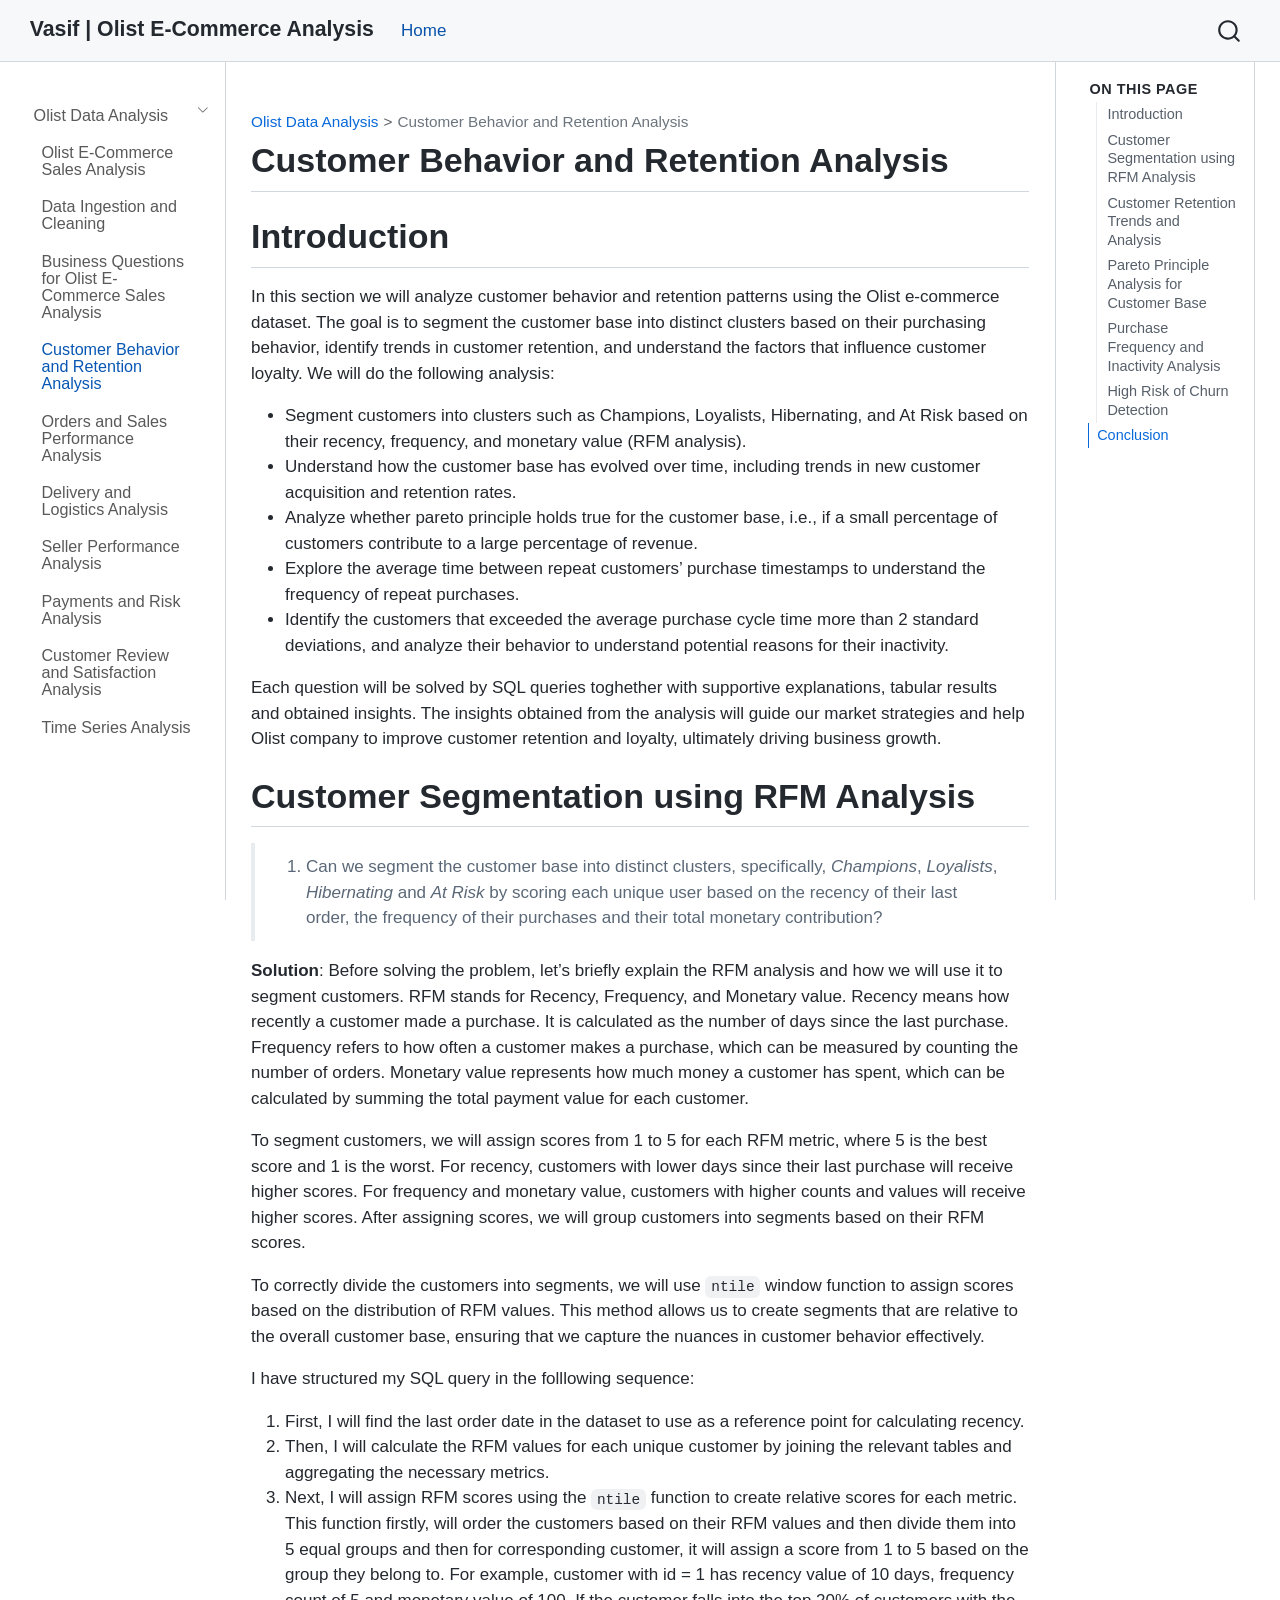
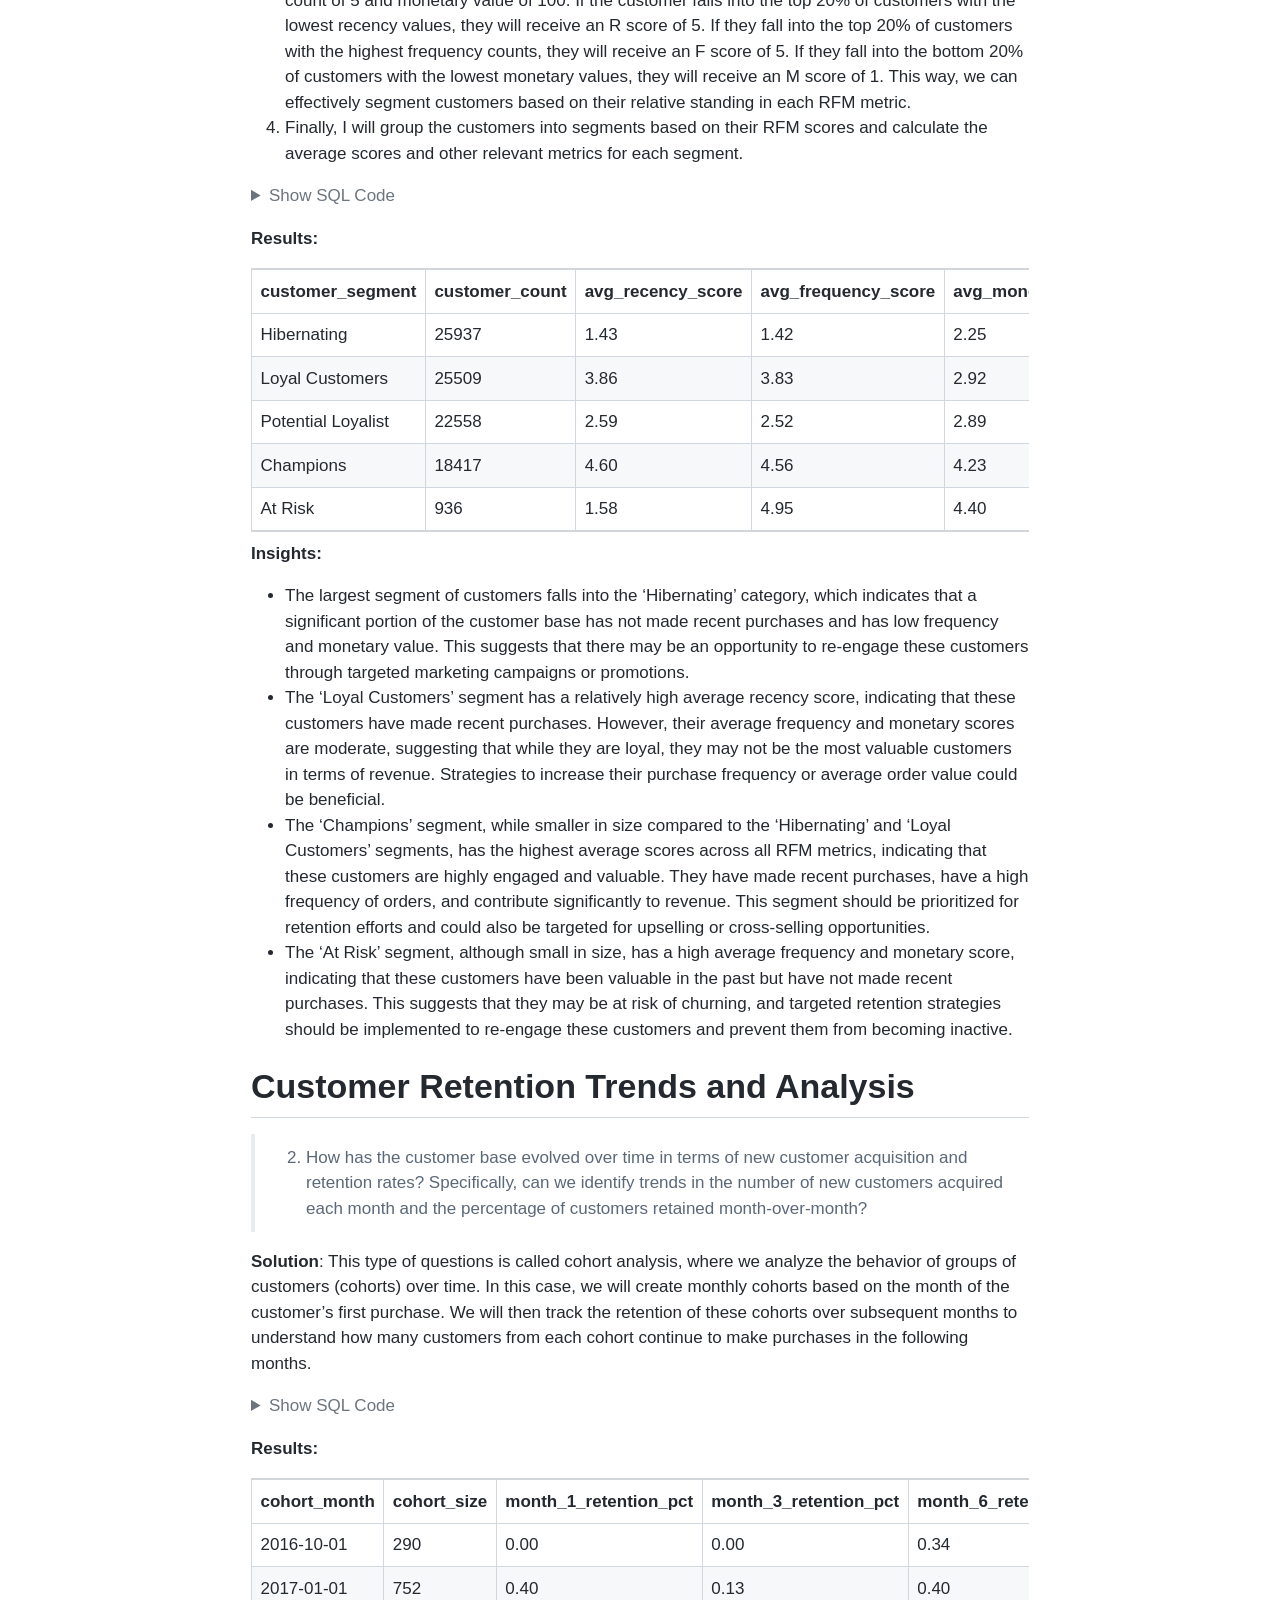
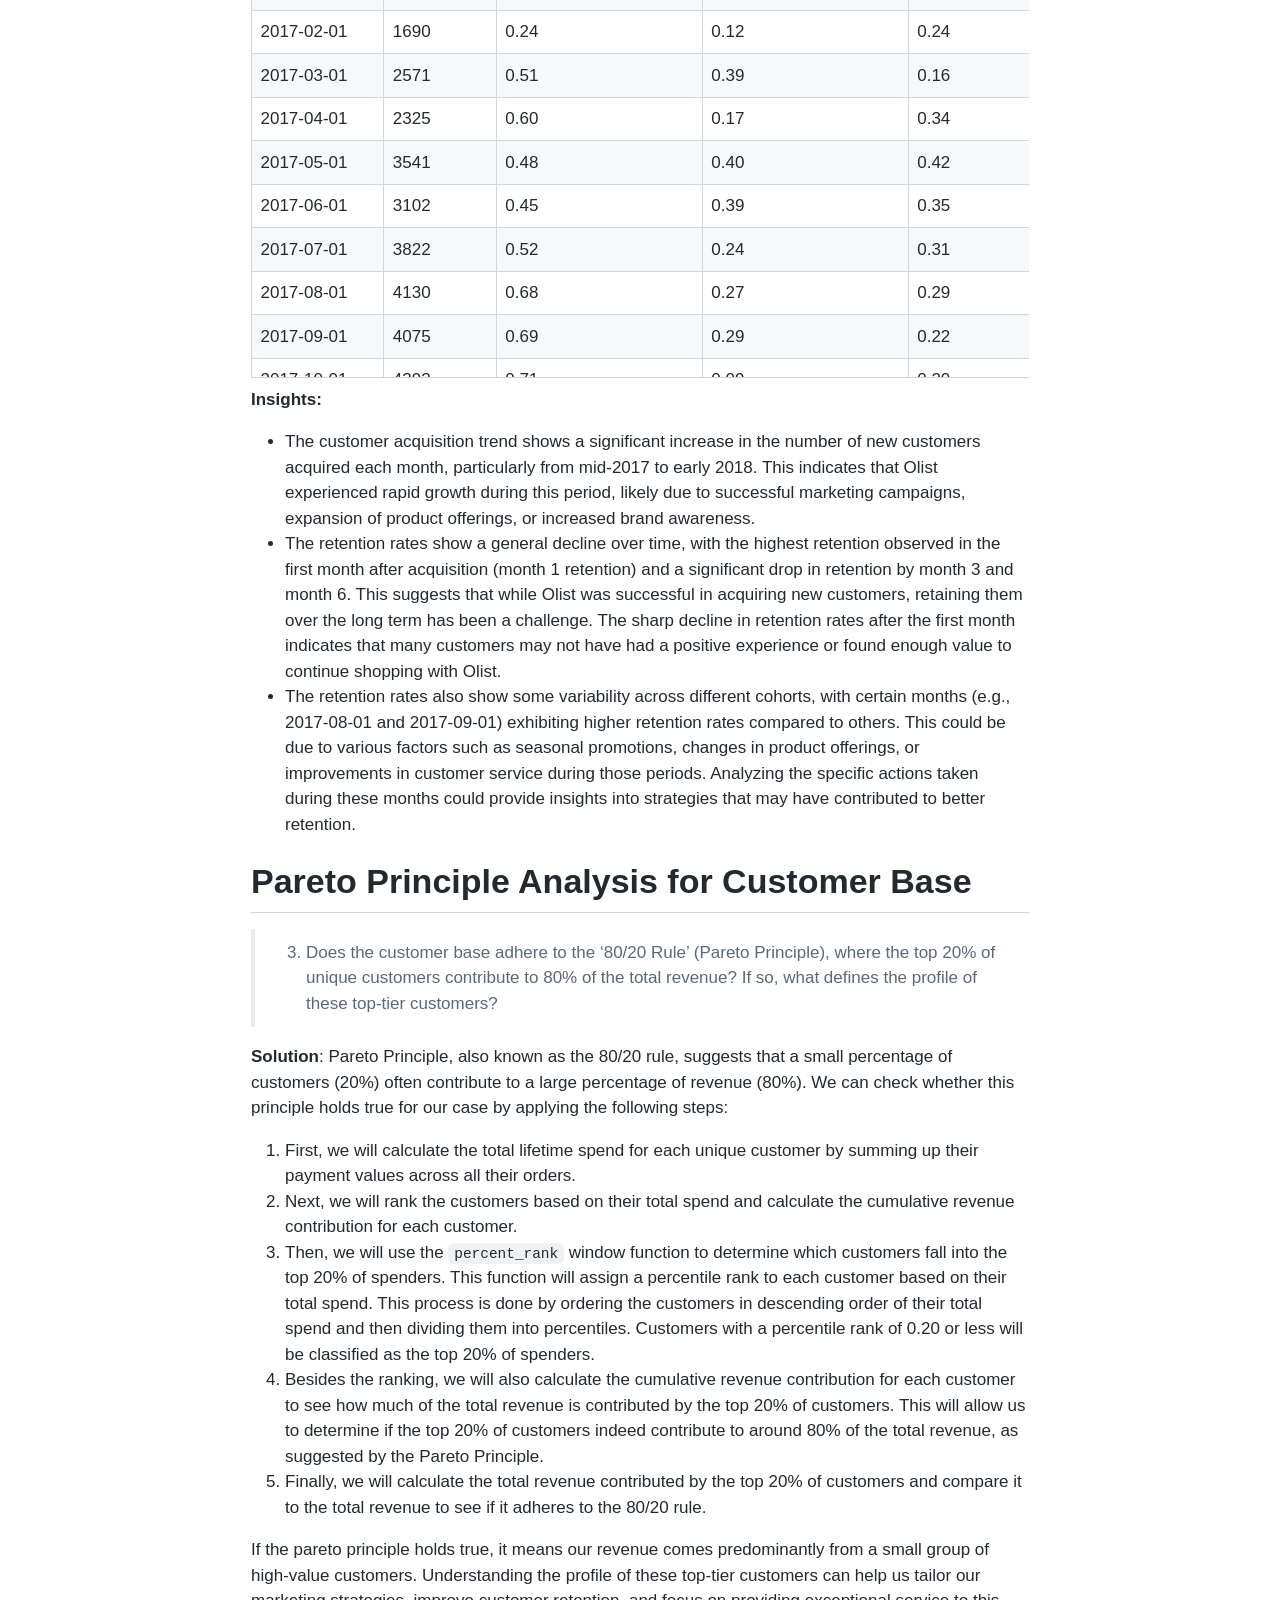
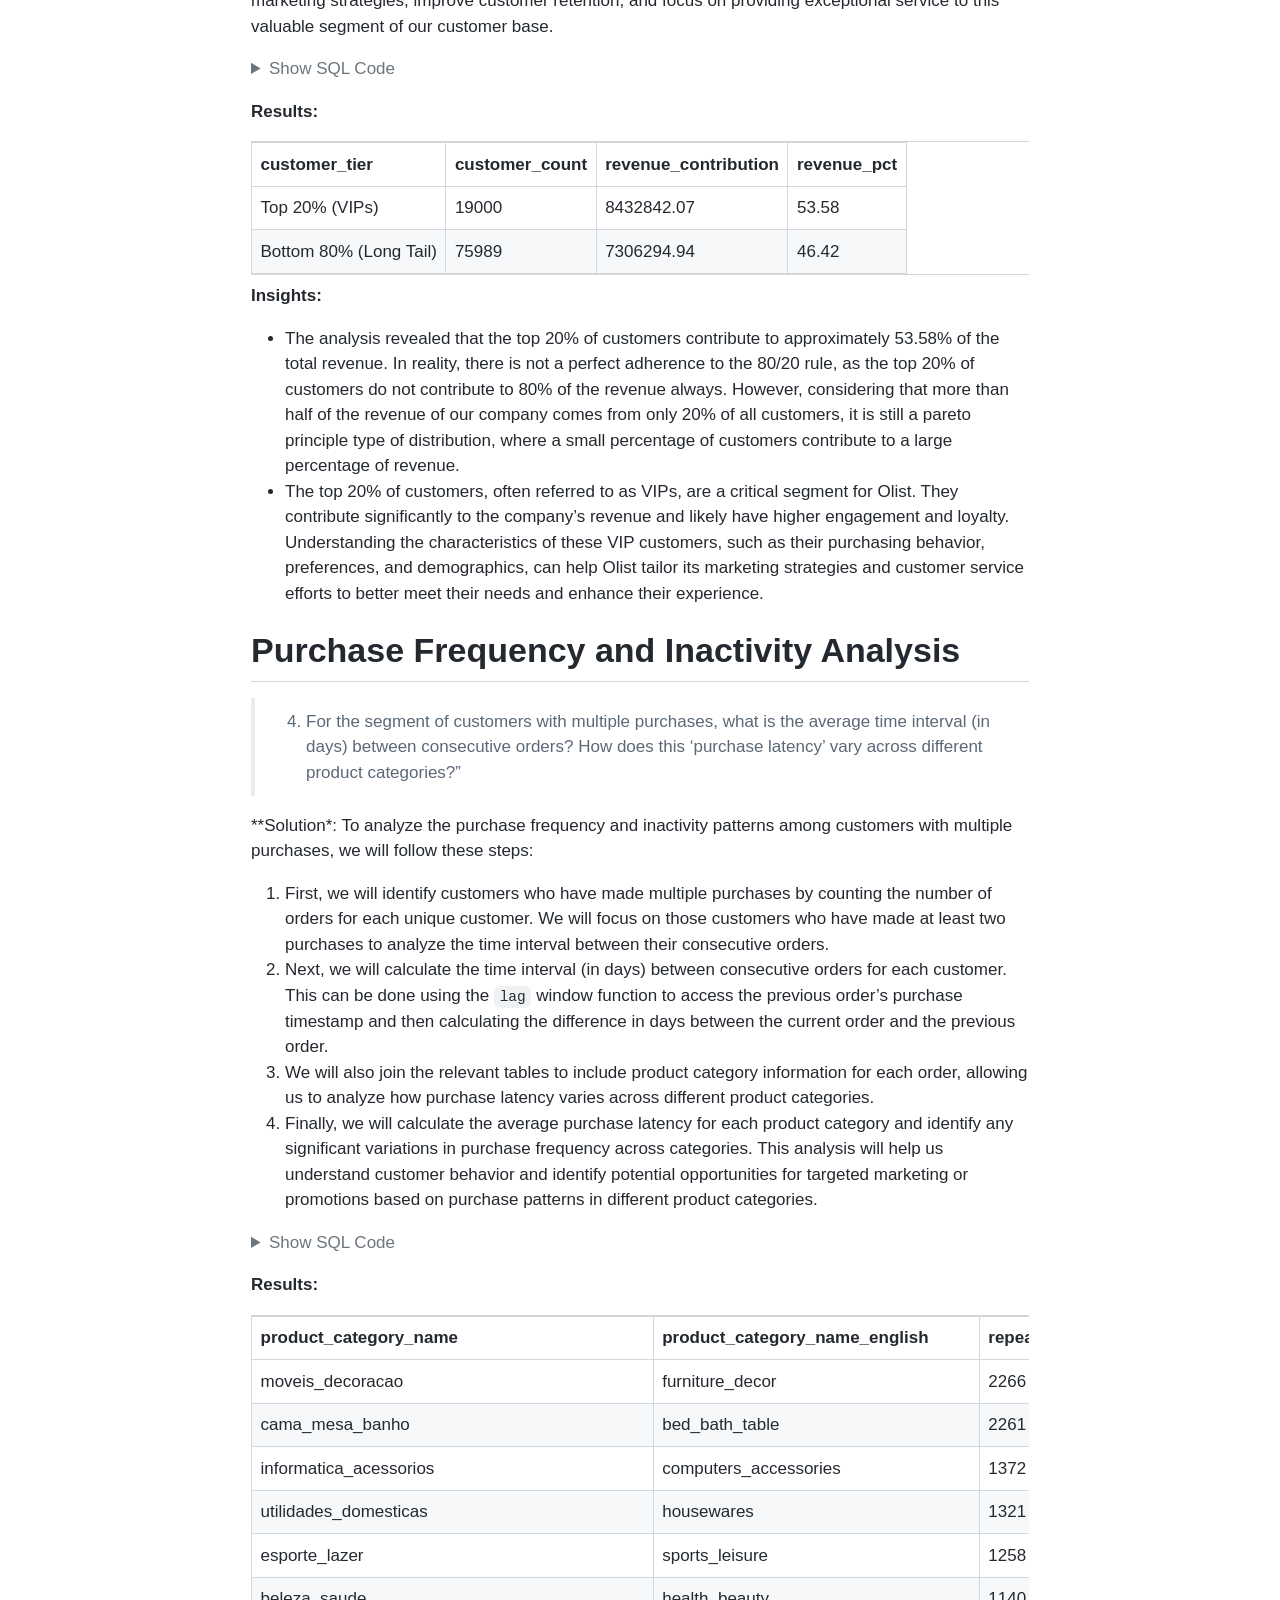
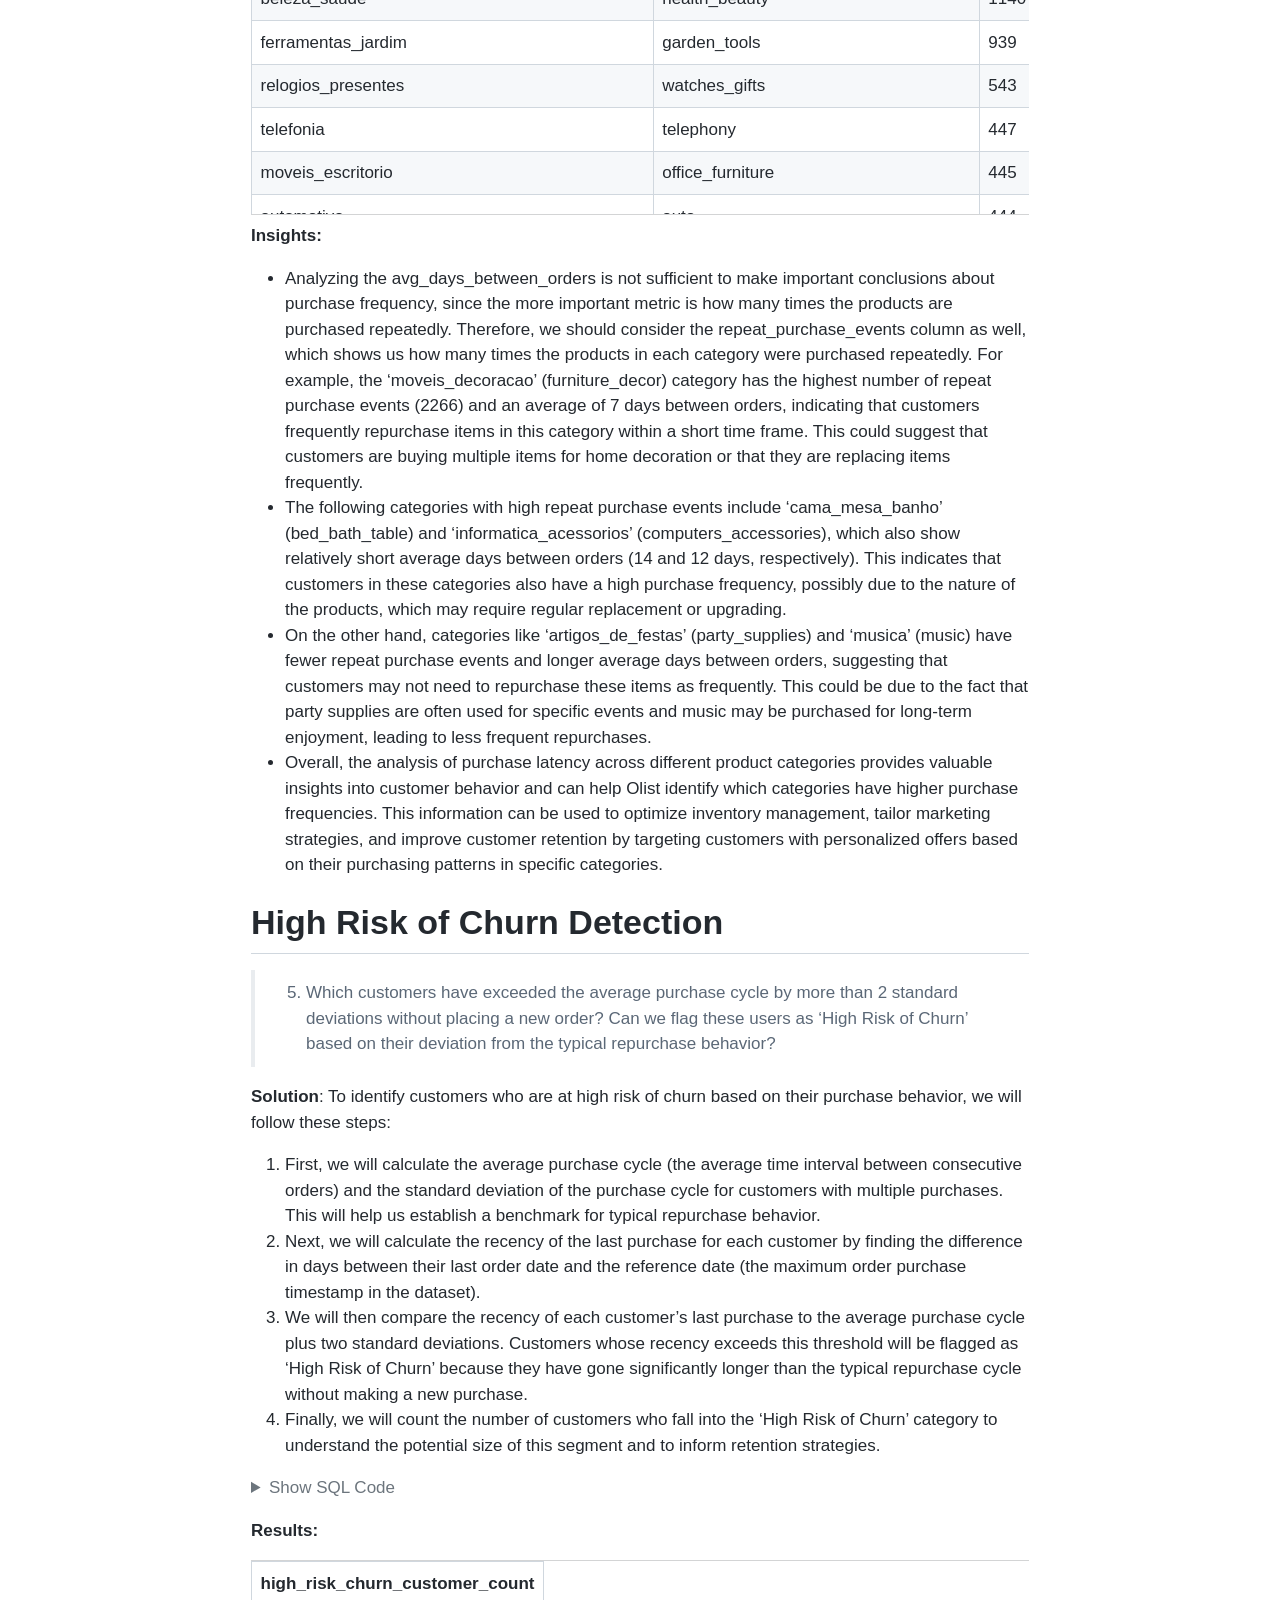
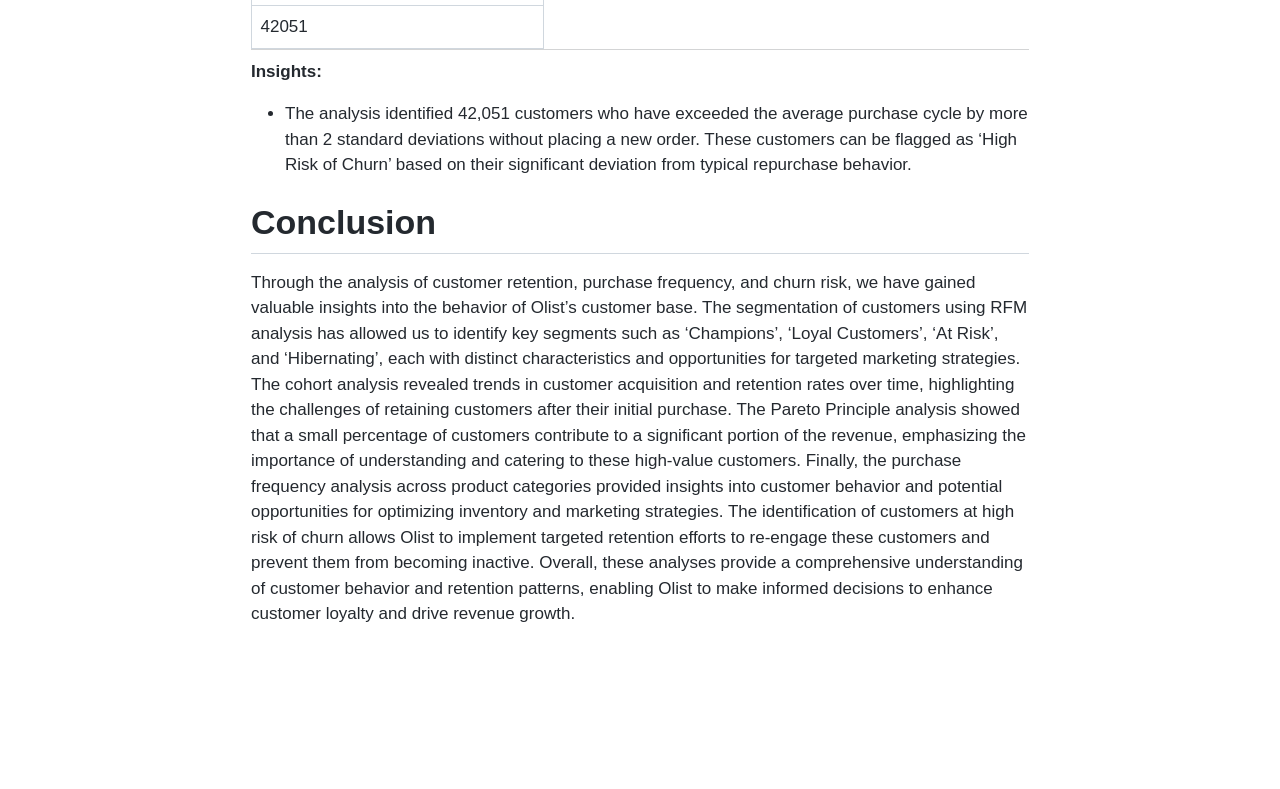
<file: docs/03_customer_retention.html>
<!DOCTYPE html>
<html xmlns="http://www.w3.org/1999/xhtml" lang="en" xml:lang="en"><head>

<meta charset="utf-8">
<meta name="generator" content="quarto-1.9.37">

<meta name="viewport" content="width=device-width, initial-scale=1.0, user-scalable=yes">


<title>Customer Behavior and Retention Analysis – Vasif | Olist E-Commerce Analysis</title>
<style>
/* Default styles provided by pandoc.
** See https://pandoc.org/MANUAL.html#variables-for-html for config info.
*/
code{white-space: pre-wrap;}
span.smallcaps{font-variant: small-caps;}
div.columns{display: flex; gap: min(4vw, 1.5em);}
div.column{flex: auto; overflow-x: auto;}
div.hanging-indent{margin-left: 1.5em; text-indent: -1.5em;}
ul.task-list{list-style: none;}
ul.task-list li input[type="checkbox"] {
  width: 0.8em;
  margin: 0 0.8em 0.2em -1em; /* quarto-specific, see https://github.com/quarto-dev/quarto-cli/issues/4556 */ 
  vertical-align: middle;
}
/* CSS for syntax highlighting */
html { -webkit-text-size-adjust: 100%; }
pre > code.sourceCode { white-space: pre; position: relative; }
pre > code.sourceCode > span { display: inline-block; line-height: 1.25; }
pre > code.sourceCode > span:empty { height: 1.2em; }
.sourceCode { overflow: visible; }
code.sourceCode > span { color: inherit; text-decoration: inherit; }
div.sourceCode { margin: 1em 0; }
pre.sourceCode { margin: 0; }
@media screen {
div.sourceCode { overflow: auto; }
}
@media print {
pre > code.sourceCode { white-space: pre-wrap; }
pre > code.sourceCode > span { text-indent: -5em; padding-left: 5em; }
}
pre.numberSource code
  { counter-reset: source-line 0; }
pre.numberSource code > span
  { position: relative; left: -4em; counter-increment: source-line; }
pre.numberSource code > span > a:first-child::before
  { content: counter(source-line);
    position: relative; left: -1em; text-align: right; vertical-align: baseline;
    border: none; display: inline-block;
    -webkit-touch-callout: none; -webkit-user-select: none;
    -khtml-user-select: none; -moz-user-select: none;
    -ms-user-select: none; user-select: none;
    padding: 0 4px; width: 4em;
  }
pre.numberSource { margin-left: 3em;  padding-left: 4px; }
div.sourceCode
  {   }
@media screen {
pre > code.sourceCode > span > a:first-child::before { text-decoration: underline; }
}
</style>


<script src="site_libs/quarto-nav/quarto-nav.js"></script>
<script src="site_libs/quarto-nav/headroom.min.js"></script>
<script src="site_libs/clipboard/clipboard.min.js"></script>
<script src="site_libs/quarto-search/autocomplete.umd.js"></script>
<script src="site_libs/quarto-search/fuse.min.js"></script>
<script src="site_libs/quarto-search/quarto-search.js"></script>
<meta name="quarto:offset" content="./">
<script src="site_libs/quarto-html/quarto.js" type="module"></script>
<script src="site_libs/quarto-html/tabsets/tabsets.js" type="module"></script>
<script src="site_libs/quarto-html/popper.min.js"></script>
<script src="site_libs/quarto-html/tippy.umd.min.js"></script>
<script src="site_libs/quarto-html/anchor.min.js"></script>
<link href="site_libs/quarto-html/tippy.css" rel="stylesheet">
<link href="site_libs/quarto-html/quarto-syntax-highlighting-acf12a64177840b8d86f2d4f01b2e9fb.css" rel="stylesheet" id="quarto-text-highlighting-styles">
<script src="site_libs/bootstrap/bootstrap.min.js"></script>
<link href="site_libs/bootstrap/bootstrap-icons.css" rel="stylesheet">
<link href="site_libs/bootstrap/bootstrap-948e61940ef19b6a40d753e4856fbf86.min.css" rel="stylesheet" append-hash="true" id="quarto-bootstrap" data-mode="light">
<script id="quarto-search-options" type="application/json">{
  "location": "navbar",
  "copy-button": false,
  "collapse-after": 3,
  "panel-placement": "end",
  "type": "overlay",
  "limit": 50,
  "keyboard-shortcut": [
    "f",
    "/",
    "s"
  ],
  "show-item-context": false,
  "language": {
    "search-no-results-text": "No results",
    "search-matching-documents-text": "matching documents",
    "search-copy-link-title": "Copy link to search",
    "search-hide-matches-text": "Hide additional matches",
    "search-more-match-text": "more match in this document",
    "search-more-matches-text": "more matches in this document",
    "search-clear-button-title": "Clear",
    "search-text-placeholder": "",
    "search-detached-cancel-button-title": "Cancel",
    "search-submit-button-title": "Submit",
    "search-label": "Search"
  }
}</script>


</head>

<body class="nav-sidebar docked nav-fixed quarto-light">

<div id="quarto-search-results"></div>
  <header id="quarto-header" class="headroom fixed-top">
    <nav class="navbar navbar-expand-lg " data-bs-theme="dark">
      <div class="navbar-container container-fluid">
      <div class="navbar-brand-container mx-auto">
    <a class="navbar-brand" href="./index.html">
    <span class="navbar-title">Vasif | Olist E-Commerce Analysis</span>
    </a>
  </div>
            <div id="quarto-search" class="" title="Search"></div>
          <button class="navbar-toggler" type="button" data-bs-toggle="collapse" data-bs-target="#navbarCollapse" aria-controls="navbarCollapse" role="menu" aria-expanded="false" aria-label="Toggle navigation" onclick="if (window.quartoToggleHeadroom) { window.quartoToggleHeadroom(); }">
  <span class="navbar-toggler-icon"></span>
</button>
          <div class="collapse navbar-collapse" id="navbarCollapse">
            <ul class="navbar-nav navbar-nav-scroll me-auto">
  <li class="nav-item">
    <a class="nav-link active" href="./index.html" aria-current="page"> 
<span class="menu-text">Home</span></a>
  </li>  
</ul>
          </div> <!-- /navcollapse -->
            <div class="quarto-navbar-tools">
</div>
      </div> <!-- /container-fluid -->
    </nav>
  <nav class="quarto-secondary-nav">
    <div class="container-fluid d-flex">
      <button type="button" class="quarto-btn-toggle btn" data-bs-toggle="collapse" role="button" data-bs-target=".quarto-sidebar-collapse-item" aria-controls="quarto-sidebar" aria-expanded="false" aria-label="Toggle sidebar navigation" onclick="if (window.quartoToggleHeadroom) { window.quartoToggleHeadroom(); }">
        <i class="bi bi-layout-text-sidebar-reverse"></i>
      </button>
        <nav class="quarto-page-breadcrumbs" aria-label="breadcrumb"><ol class="breadcrumb"><li class="breadcrumb-item"><a href="./index.html">Olist Data Analysis</a></li><li class="breadcrumb-item"><a href="./03_customer_retention.html">Customer Behavior and Retention Analysis</a></li></ol></nav>
        <a class="flex-grow-1" role="navigation" data-bs-toggle="collapse" data-bs-target=".quarto-sidebar-collapse-item" aria-controls="quarto-sidebar" aria-expanded="false" aria-label="Toggle sidebar navigation" onclick="if (window.quartoToggleHeadroom) { window.quartoToggleHeadroom(); }">      
        </a>
    </div>
  </nav>
</header>
<!-- content -->
<div id="quarto-content" class="quarto-container page-columns page-rows-contents page-layout-article page-navbar">
<!-- sidebar -->
  <nav id="quarto-sidebar" class="sidebar collapse collapse-horizontal quarto-sidebar-collapse-item sidebar-navigation docked overflow-auto">
    <div class="sidebar-menu-container"> 
    <ul class="list-unstyled mt-1">
        <li class="sidebar-item sidebar-item-section">
      <div class="sidebar-item-container"> 
            <a class="sidebar-item-text sidebar-link text-start" data-bs-toggle="collapse" data-bs-target="#quarto-sidebar-section-1" role="navigation" aria-expanded="true">
 <span class="menu-text">Olist Data Analysis</span></a>
          <a class="sidebar-item-toggle text-start" data-bs-toggle="collapse" data-bs-target="#quarto-sidebar-section-1" role="navigation" aria-expanded="true" aria-label="Toggle section">
            <i class="bi bi-chevron-right ms-2"></i>
          </a> 
      </div>
      <ul id="quarto-sidebar-section-1" class="collapse list-unstyled sidebar-section depth1 show">  
          <li class="sidebar-item">
  <div class="sidebar-item-container"> 
  <a href="./index.html" class="sidebar-item-text sidebar-link">
 <span class="menu-text">Olist E-Commerce Sales Analysis</span></a>
  </div>
</li>
          <li class="sidebar-item">
  <div class="sidebar-item-container"> 
  <a href="./01_data_normalization.html" class="sidebar-item-text sidebar-link">
 <span class="menu-text">Data Ingestion and Cleaning</span></a>
  </div>
</li>
          <li class="sidebar-item">
  <div class="sidebar-item-container"> 
  <a href="./02_business_questions.html" class="sidebar-item-text sidebar-link">
 <span class="menu-text">Business Questions for Olist E-Commerce Sales Analysis</span></a>
  </div>
</li>
          <li class="sidebar-item">
  <div class="sidebar-item-container"> 
  <a href="./03_customer_retention.html" class="sidebar-item-text sidebar-link active">
 <span class="menu-text">Customer Behavior and Retention Analysis</span></a>
  </div>
</li>
          <li class="sidebar-item">
  <div class="sidebar-item-container"> 
  <a href="./04_orders_sales_performance.html" class="sidebar-item-text sidebar-link">
 <span class="menu-text">Orders and Sales Performance Analysis</span></a>
  </div>
</li>
          <li class="sidebar-item">
  <div class="sidebar-item-container"> 
  <a href="./05_delivery_logistics.html" class="sidebar-item-text sidebar-link">
 <span class="menu-text">Delivery and Logistics Analysis</span></a>
  </div>
</li>
          <li class="sidebar-item">
  <div class="sidebar-item-container"> 
  <a href="./06_seller_performance.html" class="sidebar-item-text sidebar-link">
 <span class="menu-text">Seller Performance Analysis</span></a>
  </div>
</li>
          <li class="sidebar-item">
  <div class="sidebar-item-container"> 
  <a href="./07_payments_and_risk.html" class="sidebar-item-text sidebar-link">
 <span class="menu-text">Payments and Risk Analysis</span></a>
  </div>
</li>
          <li class="sidebar-item">
  <div class="sidebar-item-container"> 
  <a href="./08_customer_reviews.html" class="sidebar-item-text sidebar-link">
 <span class="menu-text">Customer Review and Satisfaction Analysis</span></a>
  </div>
</li>
          <li class="sidebar-item">
  <div class="sidebar-item-container"> 
  <a href="./09_time_series.html" class="sidebar-item-text sidebar-link">
 <span class="menu-text">Time Series Analysis</span></a>
  </div>
</li>
      </ul>
  </li>
    </ul>
    </div>
</nav>
<div id="quarto-sidebar-glass" class="quarto-sidebar-collapse-item" data-bs-toggle="collapse" data-bs-target=".quarto-sidebar-collapse-item"></div>
<!-- margin-sidebar -->
    <div id="quarto-margin-sidebar" class="sidebar margin-sidebar">
        <nav id="TOC" role="doc-toc" class="toc-active">
    <h2 id="toc-title">On this page</h2>
   
  <ul>
  <li><a href="#introduction" id="toc-introduction" class="nav-link active" data-scroll-target="#introduction">Introduction</a></li>
  <li><a href="#customer-segmentation-using-rfm-analysis" id="toc-customer-segmentation-using-rfm-analysis" class="nav-link" data-scroll-target="#customer-segmentation-using-rfm-analysis">Customer Segmentation using RFM Analysis</a></li>
  <li><a href="#customer-retention-trends-and-analysis" id="toc-customer-retention-trends-and-analysis" class="nav-link" data-scroll-target="#customer-retention-trends-and-analysis">Customer Retention Trends and Analysis</a></li>
  <li><a href="#pareto-principle-analysis-for-customer-base" id="toc-pareto-principle-analysis-for-customer-base" class="nav-link" data-scroll-target="#pareto-principle-analysis-for-customer-base">Pareto Principle Analysis for Customer Base</a></li>
  <li><a href="#purchase-frequency-and-inactivity-analysis" id="toc-purchase-frequency-and-inactivity-analysis" class="nav-link" data-scroll-target="#purchase-frequency-and-inactivity-analysis">Purchase Frequency and Inactivity Analysis</a></li>
  <li><a href="#high-risk-of-churn-detection" id="toc-high-risk-of-churn-detection" class="nav-link" data-scroll-target="#high-risk-of-churn-detection">High Risk of Churn Detection</a></li>
  <li><a href="#conclusion" id="toc-conclusion" class="nav-link" data-scroll-target="#conclusion">Conclusion</a></li>
  </ul>
</nav>
    </div>
<!-- main -->
<main class="content" id="quarto-document-content">

<header id="title-block-header" class="quarto-title-block default"><nav class="quarto-page-breadcrumbs quarto-title-breadcrumbs d-none d-lg-block" aria-label="breadcrumb"><ol class="breadcrumb"><li class="breadcrumb-item"><a href="./index.html">Olist Data Analysis</a></li><li class="breadcrumb-item"><a href="./03_customer_retention.html">Customer Behavior and Retention Analysis</a></li></ol></nav>
<div class="quarto-title">
<h1 class="title">Customer Behavior and Retention Analysis</h1>
</div>



<div class="quarto-title-meta">

    
  
    
  </div>
  


</header>


<section id="introduction" class="level1">
<h1>Introduction</h1>
<p>In this section we will analyze customer behavior and retention patterns using the Olist e-commerce dataset. The goal is to segment the customer base into distinct clusters based on their purchasing behavior, identify trends in customer retention, and understand the factors that influence customer loyalty. We will do the following analysis:</p>
<ul>
<li>Segment customers into clusters such as Champions, Loyalists, Hibernating, and At Risk based on their recency, frequency, and monetary value (RFM analysis).</li>
<li>Understand how the customer base has evolved over time, including trends in new customer acquisition and retention rates.</li>
<li>Analyze whether pareto principle holds true for the customer base, i.e., if a small percentage of customers contribute to a large percentage of revenue.</li>
<li>Explore the average time between repeat customers’ purchase timestamps to understand the frequency of repeat purchases.</li>
<li>Identify the customers that exceeded the average purchase cycle time more than 2 standard deviations, and analyze their behavior to understand potential reasons for their inactivity.</li>
</ul>
<p>Each question will be solved by SQL queries toghether with supportive explanations, tabular results and obtained insights. The insights obtained from the analysis will guide our market strategies and help Olist company to improve customer retention and loyalty, ultimately driving business growth.</p>
</section>
<section id="customer-segmentation-using-rfm-analysis" class="level1">
<h1>Customer Segmentation using RFM Analysis</h1>
<blockquote class="blockquote">
<ol type="1">
<li>Can we segment the customer base into distinct clusters, specifically, <em>Champions</em>, <em>Loyalists</em>, <em>Hibernating</em> and <em>At Risk</em> by scoring each unique user based on the recency of their last order, the frequency of their purchases and their total monetary contribution?</li>
</ol>
</blockquote>
<p><strong>Solution</strong>: Before solving the problem, let’s briefly explain the RFM analysis and how we will use it to segment customers. RFM stands for Recency, Frequency, and Monetary value. Recency means how recently a customer made a purchase. It is calculated as the number of days since the last purchase. Frequency refers to how often a customer makes a purchase, which can be measured by counting the number of orders. Monetary value represents how much money a customer has spent, which can be calculated by summing the total payment value for each customer.</p>
<p>To segment customers, we will assign scores from 1 to 5 for each RFM metric, where 5 is the best score and 1 is the worst. For recency, customers with lower days since their last purchase will receive higher scores. For frequency and monetary value, customers with higher counts and values will receive higher scores. After assigning scores, we will group customers into segments based on their RFM scores.</p>
<p>To correctly divide the customers into segments, we will use <code>ntile</code> window function to assign scores based on the distribution of RFM values. This method allows us to create segments that are relative to the overall customer base, ensuring that we capture the nuances in customer behavior effectively.</p>
<p>I have structured my SQL query in the folllowing sequence:</p>
<ol type="1">
<li>First, I will find the last order date in the dataset to use as a reference point for calculating recency.</li>
<li>Then, I will calculate the RFM values for each unique customer by joining the relevant tables and aggregating the necessary metrics.</li>
<li>Next, I will assign RFM scores using the <code>ntile</code> function to create relative scores for each metric. This function firstly, will order the customers based on their RFM values and then divide them into 5 equal groups and then for corresponding customer, it will assign a score from 1 to 5 based on the group they belong to. For example, customer with id = 1 has recency value of 10 days, frequency count of 5 and monetary value of 100. If the customer falls into the top 20% of customers with the lowest recency values, they will receive an R score of 5. If they fall into the top 20% of customers with the highest frequency counts, they will receive an F score of 5. If they fall into the bottom 20% of customers with the lowest monetary values, they will receive an M score of 1. This way, we can effectively segment customers based on their relative standing in each RFM metric.</li>
<li>Finally, I will group the customers into segments based on their RFM scores and calculate the average scores and other relevant metrics for each segment.</li>
</ol>
<details>
<summary>
Show SQL Code
</summary>
<div class="code-copy-outer-scaffold"><div class="sourceCode" id="cb1"><pre class="sourceCode sql code-with-copy"><code class="sourceCode sql"><span id="cb1-1"><a href="#cb1-1" aria-hidden="true" tabindex="-1"></a><span class="kw">with</span> dataset_max_date <span class="kw">as</span> (</span>
<span id="cb1-2"><a href="#cb1-2" aria-hidden="true" tabindex="-1"></a>    <span class="co">-- find the last order date in the dataset - reference date</span></span>
<span id="cb1-3"><a href="#cb1-3" aria-hidden="true" tabindex="-1"></a>    <span class="kw">select</span></span>
<span id="cb1-4"><a href="#cb1-4" aria-hidden="true" tabindex="-1"></a>        <span class="fu">max</span>(order_purchase_timestamp) <span class="kw">as</span> max_date</span>
<span id="cb1-5"><a href="#cb1-5" aria-hidden="true" tabindex="-1"></a>    <span class="kw">from</span> </span>
<span id="cb1-6"><a href="#cb1-6" aria-hidden="true" tabindex="-1"></a>        orders</span>
<span id="cb1-7"><a href="#cb1-7" aria-hidden="true" tabindex="-1"></a>),</span>
<span id="cb1-8"><a href="#cb1-8" aria-hidden="true" tabindex="-1"></a></span>
<span id="cb1-9"><a href="#cb1-9" aria-hidden="true" tabindex="-1"></a>customer_rfm_base <span class="kw">as</span> (</span>
<span id="cb1-10"><a href="#cb1-10" aria-hidden="true" tabindex="-1"></a>    <span class="co">-- calculate rfm values for each unique customer</span></span>
<span id="cb1-11"><a href="#cb1-11" aria-hidden="true" tabindex="-1"></a>    <span class="kw">select</span></span>
<span id="cb1-12"><a href="#cb1-12" aria-hidden="true" tabindex="-1"></a>        customers.customer_unique_id,</span>
<span id="cb1-13"><a href="#cb1-13" aria-hidden="true" tabindex="-1"></a>        <span class="fu">max</span>(orders.order_purchase_timestamp) <span class="kw">as</span> last_order_date,</span>
<span id="cb1-14"><a href="#cb1-14" aria-hidden="true" tabindex="-1"></a>        <span class="fu">count</span>(<span class="kw">distinct</span> orders.order_id) <span class="kw">as</span> frequency_count,</span>
<span id="cb1-15"><a href="#cb1-15" aria-hidden="true" tabindex="-1"></a>        <span class="fu">sum</span>(payments.payment_value) <span class="kw">as</span> monetary_value,</span>
<span id="cb1-16"><a href="#cb1-16" aria-hidden="true" tabindex="-1"></a>        dmd.max_date</span>
<span id="cb1-17"><a href="#cb1-17" aria-hidden="true" tabindex="-1"></a>    <span class="kw">from</span> </span>
<span id="cb1-18"><a href="#cb1-18" aria-hidden="true" tabindex="-1"></a>        orders </span>
<span id="cb1-19"><a href="#cb1-19" aria-hidden="true" tabindex="-1"></a>    <span class="kw">inner</span> <span class="kw">join</span> </span>
<span id="cb1-20"><a href="#cb1-20" aria-hidden="true" tabindex="-1"></a>        customers <span class="kw">on</span> customers.customer_id <span class="op">=</span> orders.customer_id</span>
<span id="cb1-21"><a href="#cb1-21" aria-hidden="true" tabindex="-1"></a>    <span class="kw">inner</span> <span class="kw">join</span> </span>
<span id="cb1-22"><a href="#cb1-22" aria-hidden="true" tabindex="-1"></a>        payments <span class="kw">on</span> orders.order_id <span class="op">=</span> payments.order_id</span>
<span id="cb1-23"><a href="#cb1-23" aria-hidden="true" tabindex="-1"></a>    <span class="kw">cross</span> <span class="kw">join</span> </span>
<span id="cb1-24"><a href="#cb1-24" aria-hidden="true" tabindex="-1"></a>        dataset_max_date dmd</span>
<span id="cb1-25"><a href="#cb1-25" aria-hidden="true" tabindex="-1"></a>    <span class="kw">where</span> </span>
<span id="cb1-26"><a href="#cb1-26" aria-hidden="true" tabindex="-1"></a>        orders.order_status <span class="op">=</span> <span class="st">'delivered'</span></span>
<span id="cb1-27"><a href="#cb1-27" aria-hidden="true" tabindex="-1"></a>    <span class="kw">group</span> <span class="kw">by</span></span>
<span id="cb1-28"><a href="#cb1-28" aria-hidden="true" tabindex="-1"></a>        customers.customer_unique_id, </span>
<span id="cb1-29"><a href="#cb1-29" aria-hidden="true" tabindex="-1"></a>        dmd.max_date</span>
<span id="cb1-30"><a href="#cb1-30" aria-hidden="true" tabindex="-1"></a>),</span>
<span id="cb1-31"><a href="#cb1-31" aria-hidden="true" tabindex="-1"></a></span>
<span id="cb1-32"><a href="#cb1-32" aria-hidden="true" tabindex="-1"></a>rfm_scores <span class="kw">as</span> (</span>
<span id="cb1-33"><a href="#cb1-33" aria-hidden="true" tabindex="-1"></a>    <span class="co">-- assigning scores from 1 to 5 using ntile window function</span></span>
<span id="cb1-34"><a href="#cb1-34" aria-hidden="true" tabindex="-1"></a>    <span class="co">-- 5 is the best score, 1 is the worst</span></span>
<span id="cb1-35"><a href="#cb1-35" aria-hidden="true" tabindex="-1"></a>    <span class="kw">select</span></span>
<span id="cb1-36"><a href="#cb1-36" aria-hidden="true" tabindex="-1"></a>        customer_unique_id,</span>
<span id="cb1-37"><a href="#cb1-37" aria-hidden="true" tabindex="-1"></a>        frequency_count, </span>
<span id="cb1-38"><a href="#cb1-38" aria-hidden="true" tabindex="-1"></a>        monetary_value,</span>
<span id="cb1-39"><a href="#cb1-39" aria-hidden="true" tabindex="-1"></a>        DATEDIFF(<span class="dt">day</span>, last_order_date, max_date) <span class="kw">as</span> recency_days, </span>
<span id="cb1-40"><a href="#cb1-40" aria-hidden="true" tabindex="-1"></a></span>
<span id="cb1-41"><a href="#cb1-41" aria-hidden="true" tabindex="-1"></a>        <span class="co">-- recency score: lower_days = better score (5)</span></span>
<span id="cb1-42"><a href="#cb1-42" aria-hidden="true" tabindex="-1"></a>        <span class="co">-- descending order -&gt; larger days will get lower ntile</span></span>
<span id="cb1-43"><a href="#cb1-43" aria-hidden="true" tabindex="-1"></a>        <span class="fu">ntile</span>(<span class="dv">5</span>) <span class="kw">over</span> (<span class="kw">order</span> <span class="kw">by</span> DATEDIFF(<span class="dt">day</span>, last_order_date, max_date) <span class="kw">desc</span>) <span class="kw">as</span> r_score,</span>
<span id="cb1-44"><a href="#cb1-44" aria-hidden="true" tabindex="-1"></a></span>
<span id="cb1-45"><a href="#cb1-45" aria-hidden="true" tabindex="-1"></a>        <span class="co">-- frequency score: higher count = better score</span></span>
<span id="cb1-46"><a href="#cb1-46" aria-hidden="true" tabindex="-1"></a>        <span class="fu">ntile</span>(<span class="dv">5</span>) <span class="kw">over</span> (<span class="kw">order</span> <span class="kw">by</span> frequency_count <span class="kw">asc</span>)  <span class="kw">as</span> f_score,</span>
<span id="cb1-47"><a href="#cb1-47" aria-hidden="true" tabindex="-1"></a></span>
<span id="cb1-48"><a href="#cb1-48" aria-hidden="true" tabindex="-1"></a>        <span class="co">-- monetary score: higher value = better score</span></span>
<span id="cb1-49"><a href="#cb1-49" aria-hidden="true" tabindex="-1"></a>        <span class="fu">ntile</span>(<span class="dv">5</span>) <span class="kw">over</span> (<span class="kw">order</span> <span class="kw">by</span> monetary_value <span class="kw">asc</span>) <span class="kw">as</span> m_score</span>
<span id="cb1-50"><a href="#cb1-50" aria-hidden="true" tabindex="-1"></a></span>
<span id="cb1-51"><a href="#cb1-51" aria-hidden="true" tabindex="-1"></a>    <span class="kw">from</span> </span>
<span id="cb1-52"><a href="#cb1-52" aria-hidden="true" tabindex="-1"></a>        customer_rfm_base</span>
<span id="cb1-53"><a href="#cb1-53" aria-hidden="true" tabindex="-1"></a>),</span>
<span id="cb1-54"><a href="#cb1-54" aria-hidden="true" tabindex="-1"></a></span>
<span id="cb1-55"><a href="#cb1-55" aria-hidden="true" tabindex="-1"></a>rfm_segments <span class="kw">as</span> (</span>
<span id="cb1-56"><a href="#cb1-56" aria-hidden="true" tabindex="-1"></a>    <span class="co">-- group the scores into segments</span></span>
<span id="cb1-57"><a href="#cb1-57" aria-hidden="true" tabindex="-1"></a>    <span class="kw">select</span></span>
<span id="cb1-58"><a href="#cb1-58" aria-hidden="true" tabindex="-1"></a>        customer_unique_id,</span>
<span id="cb1-59"><a href="#cb1-59" aria-hidden="true" tabindex="-1"></a>        recency_days,</span>
<span id="cb1-60"><a href="#cb1-60" aria-hidden="true" tabindex="-1"></a>        frequency_count,</span>
<span id="cb1-61"><a href="#cb1-61" aria-hidden="true" tabindex="-1"></a>        monetary_value,</span>
<span id="cb1-62"><a href="#cb1-62" aria-hidden="true" tabindex="-1"></a>        r_score, </span>
<span id="cb1-63"><a href="#cb1-63" aria-hidden="true" tabindex="-1"></a>        f_score,</span>
<span id="cb1-64"><a href="#cb1-64" aria-hidden="true" tabindex="-1"></a>        m_score, </span>
<span id="cb1-65"><a href="#cb1-65" aria-hidden="true" tabindex="-1"></a>        <span class="cf">case</span></span>
<span id="cb1-66"><a href="#cb1-66" aria-hidden="true" tabindex="-1"></a>            <span class="cf">when</span> r_score <span class="op">&gt;=</span> <span class="dv">4</span> <span class="kw">and</span> (f_score <span class="op">+</span> m_score) <span class="op">/</span> <span class="dv">2</span> <span class="op">&gt;=</span> <span class="dv">4</span> <span class="cf">then</span> <span class="st">'Champions'</span></span>
<span id="cb1-67"><a href="#cb1-67" aria-hidden="true" tabindex="-1"></a>            <span class="cf">when</span> r_score <span class="op">&gt;=</span> <span class="dv">3</span> <span class="kw">and</span> (f_score <span class="op">+</span> m_score) <span class="op">/</span> <span class="dv">2</span> <span class="op">&gt;=</span> <span class="dv">3</span> <span class="cf">then</span> <span class="st">'Loyal Customers'</span></span>
<span id="cb1-68"><a href="#cb1-68" aria-hidden="true" tabindex="-1"></a>            <span class="cf">when</span> r_score <span class="op">&lt;=</span> <span class="dv">2</span> <span class="kw">and</span> (f_score <span class="op">+</span> m_score) <span class="op">/</span> <span class="dv">2</span> <span class="op">&gt;=</span> <span class="dv">4</span> <span class="cf">then</span> <span class="st">'At Risk'</span></span>
<span id="cb1-69"><a href="#cb1-69" aria-hidden="true" tabindex="-1"></a>            <span class="cf">when</span> r_score <span class="op">&lt;=</span> <span class="dv">2</span> <span class="kw">and</span> (f_score <span class="op">+</span> m_score) <span class="op">/</span> <span class="dv">2</span> <span class="op">&lt;=</span> <span class="dv">2</span> <span class="cf">then</span> <span class="st">'Hibernating'</span></span>
<span id="cb1-70"><a href="#cb1-70" aria-hidden="true" tabindex="-1"></a>            <span class="cf">else</span> <span class="st">'Potential Loyalist'</span></span>
<span id="cb1-71"><a href="#cb1-71" aria-hidden="true" tabindex="-1"></a>        <span class="cf">end</span> <span class="kw">as</span> customer_segment</span>
<span id="cb1-72"><a href="#cb1-72" aria-hidden="true" tabindex="-1"></a>    <span class="kw">from</span> </span>
<span id="cb1-73"><a href="#cb1-73" aria-hidden="true" tabindex="-1"></a>        rfm_scores</span>
<span id="cb1-74"><a href="#cb1-74" aria-hidden="true" tabindex="-1"></a>)</span>
<span id="cb1-75"><a href="#cb1-75" aria-hidden="true" tabindex="-1"></a></span>
<span id="cb1-76"><a href="#cb1-76" aria-hidden="true" tabindex="-1"></a><span class="kw">select</span></span>
<span id="cb1-77"><a href="#cb1-77" aria-hidden="true" tabindex="-1"></a>    customer_segment, </span>
<span id="cb1-78"><a href="#cb1-78" aria-hidden="true" tabindex="-1"></a>    <span class="fu">count</span>(customer_unique_id) <span class="kw">as</span> customer_count,</span>
<span id="cb1-79"><a href="#cb1-79" aria-hidden="true" tabindex="-1"></a>    <span class="fu">cast</span>(<span class="fu">avg</span>(r_score <span class="op">*</span> <span class="fl">1.0</span>) <span class="kw">as</span> <span class="dt">decimal</span>(<span class="dv">5</span>,<span class="dv">2</span>)) <span class="kw">as</span> avg_recency_score,</span>
<span id="cb1-80"><a href="#cb1-80" aria-hidden="true" tabindex="-1"></a>    <span class="fu">cast</span>(<span class="fu">avg</span>(f_score <span class="op">*</span> <span class="fl">1.0</span>) <span class="kw">as</span> <span class="dt">decimal</span>(<span class="dv">5</span>,<span class="dv">2</span>)) <span class="kw">as</span> avg_frequency_score, </span>
<span id="cb1-81"><a href="#cb1-81" aria-hidden="true" tabindex="-1"></a>    <span class="fu">cast</span>(<span class="fu">avg</span>(m_score <span class="op">*</span> <span class="fl">1.0</span>) <span class="kw">as</span> <span class="dt">decimal</span>(<span class="dv">5</span>,<span class="dv">2</span>)) <span class="kw">as</span> avg_monetary_score, </span>
<span id="cb1-82"><a href="#cb1-82" aria-hidden="true" tabindex="-1"></a>    <span class="fu">cast</span>(<span class="fu">avg</span>(recency_days <span class="op">*</span> <span class="fl">1.0</span>) <span class="kw">as</span> <span class="dt">int</span>) <span class="kw">as</span> avg_days_since_last_order,</span>
<span id="cb1-83"><a href="#cb1-83" aria-hidden="true" tabindex="-1"></a>    <span class="fu">cast</span>(<span class="fu">avg</span>(frequency_count <span class="op">*</span> <span class="fl">1.0</span>) <span class="kw">as</span> <span class="dt">int</span>) <span class="kw">as</span> avg_frequency_count,</span>
<span id="cb1-84"><a href="#cb1-84" aria-hidden="true" tabindex="-1"></a>    <span class="fu">cast</span>(<span class="fu">avg</span>(monetary_value) <span class="kw">as</span> <span class="dt">decimal</span>(<span class="dv">10</span>,<span class="dv">2</span>)) <span class="kw">as</span> avg_lifetime_spend</span>
<span id="cb1-85"><a href="#cb1-85" aria-hidden="true" tabindex="-1"></a><span class="kw">from</span> </span>
<span id="cb1-86"><a href="#cb1-86" aria-hidden="true" tabindex="-1"></a>    rfm_segments</span>
<span id="cb1-87"><a href="#cb1-87" aria-hidden="true" tabindex="-1"></a><span class="kw">group</span> <span class="kw">by</span> </span>
<span id="cb1-88"><a href="#cb1-88" aria-hidden="true" tabindex="-1"></a>    customer_segment</span>
<span id="cb1-89"><a href="#cb1-89" aria-hidden="true" tabindex="-1"></a><span class="kw">order</span> <span class="kw">by</span> </span>
<span id="cb1-90"><a href="#cb1-90" aria-hidden="true" tabindex="-1"></a>    customer_count <span class="kw">desc</span>;</span></code></pre></div><button title="Copy to Clipboard" class="code-copy-button"><i class="bi"></i></button></div>
</details>
<p><strong>Results:</strong></p>
<table class="caption-top table">
<colgroup>
<col style="width: 10%">
<col style="width: 9%">
<col style="width: 11%">
<col style="width: 13%">
<col style="width: 12%">
<col style="width: 17%">
<col style="width: 13%">
<col style="width: 12%">
</colgroup>
<thead>
<tr class="header">
<th>customer_segment</th>
<th>customer_count</th>
<th>avg_recency_score</th>
<th>avg_frequency_score</th>
<th>avg_monetary_score</th>
<th>avg_days_since_last_order</th>
<th>avg_frequency_count</th>
<th>avg_lifetime_spend</th>
</tr>
</thead>
<tbody>
<tr class="odd">
<td>Hibernating</td>
<td>25937</td>
<td>1.43</td>
<td>1.42</td>
<td>2.25</td>
<td>453</td>
<td>1</td>
<td>84.59</td>
</tr>
<tr class="even">
<td>Loyal Customers</td>
<td>25509</td>
<td>3.86</td>
<td>3.83</td>
<td>2.92</td>
<td>193</td>
<td>1</td>
<td>141.31</td>
</tr>
<tr class="odd">
<td>Potential Loyalist</td>
<td>22558</td>
<td>2.59</td>
<td>2.52</td>
<td>2.89</td>
<td>321</td>
<td>1</td>
<td>190.69</td>
</tr>
<tr class="even">
<td>Champions</td>
<td>18417</td>
<td>4.60</td>
<td>4.56</td>
<td>4.23</td>
<td>129</td>
<td>1</td>
<td>272.96</td>
</tr>
<tr class="odd">
<td>At Risk</td>
<td>936</td>
<td>1.58</td>
<td>4.95</td>
<td>4.40</td>
<td>424</td>
<td>2</td>
<td>315.29</td>
</tr>
</tbody>
</table>
<p><strong>Insights:</strong></p>
<ul>
<li>The largest segment of customers falls into the ‘Hibernating’ category, which indicates that a significant portion of the customer base has not made recent purchases and has low frequency and monetary value. This suggests that there may be an opportunity to re-engage these customers through targeted marketing campaigns or promotions.</li>
<li>The ‘Loyal Customers’ segment has a relatively high average recency score, indicating that these customers have made recent purchases. However, their average frequency and monetary scores are moderate, suggesting that while they are loyal, they may not be the most valuable customers in terms of revenue. Strategies to increase their purchase frequency or average order value could be beneficial.</li>
<li>The ‘Champions’ segment, while smaller in size compared to the ‘Hibernating’ and ‘Loyal Customers’ segments, has the highest average scores across all RFM metrics, indicating that these customers are highly engaged and valuable. They have made recent purchases, have a high frequency of orders, and contribute significantly to revenue. This segment should be prioritized for retention efforts and could also be targeted for upselling or cross-selling opportunities.</li>
<li>The ‘At Risk’ segment, although small in size, has a high average frequency and monetary score, indicating that these customers have been valuable in the past but have not made recent purchases. This suggests that they may be at risk of churning, and targeted retention strategies should be implemented to re-engage these customers and prevent them from becoming inactive.</li>
</ul>
</section>
<section id="customer-retention-trends-and-analysis" class="level1">
<h1>Customer Retention Trends and Analysis</h1>
<blockquote class="blockquote">
<ol start="2" type="1">
<li>How has the customer base evolved over time in terms of new customer acquisition and retention rates? Specifically, can we identify trends in the number of new customers acquired each month and the percentage of customers retained month-over-month?</li>
</ol>
</blockquote>
<p><strong>Solution</strong>: This type of questions is called cohort analysis, where we analyze the behavior of groups of customers (cohorts) over time. In this case, we will create monthly cohorts based on the month of the customer’s first purchase. We will then track the retention of these cohorts over subsequent months to understand how many customers from each cohort continue to make purchases in the following months.</p>
<details>
<summary>
Show SQL Code
</summary>
<div class="code-copy-outer-scaffold"><div class="sourceCode" id="cb2"><pre class="sourceCode sql code-with-copy"><code class="sourceCode sql"><span id="cb2-1"><a href="#cb2-1" aria-hidden="true" tabindex="-1"></a><span class="kw">with</span> customer_first_purchase <span class="kw">as</span> (</span>
<span id="cb2-2"><a href="#cb2-2" aria-hidden="true" tabindex="-1"></a>    <span class="co">-- step 1: identify the acquisition month (birth month) for every unique customer</span></span>
<span id="cb2-3"><a href="#cb2-3" aria-hidden="true" tabindex="-1"></a>    <span class="kw">select</span> </span>
<span id="cb2-4"><a href="#cb2-4" aria-hidden="true" tabindex="-1"></a>        c.customer_unique_id,</span>
<span id="cb2-5"><a href="#cb2-5" aria-hidden="true" tabindex="-1"></a>        <span class="fu">min</span>(datefromparts(<span class="dt">year</span>(o.order_purchase_timestamp), <span class="dt">month</span>(o.order_purchase_timestamp), <span class="dv">1</span>)) <span class="kw">as</span> cohort_month</span>
<span id="cb2-6"><a href="#cb2-6" aria-hidden="true" tabindex="-1"></a>    <span class="kw">from</span> </span>
<span id="cb2-7"><a href="#cb2-7" aria-hidden="true" tabindex="-1"></a>        orders o</span>
<span id="cb2-8"><a href="#cb2-8" aria-hidden="true" tabindex="-1"></a>    <span class="kw">inner</span> <span class="kw">join</span> </span>
<span id="cb2-9"><a href="#cb2-9" aria-hidden="true" tabindex="-1"></a>        customers c <span class="kw">on</span> o.customer_id <span class="op">=</span> c.customer_id</span>
<span id="cb2-10"><a href="#cb2-10" aria-hidden="true" tabindex="-1"></a>    <span class="kw">where</span> </span>
<span id="cb2-11"><a href="#cb2-11" aria-hidden="true" tabindex="-1"></a>        o.order_status <span class="kw">not</span> <span class="kw">in</span> (<span class="st">'canceled'</span>, <span class="st">'unavailable'</span>)</span>
<span id="cb2-12"><a href="#cb2-12" aria-hidden="true" tabindex="-1"></a>    <span class="kw">group</span> <span class="kw">by</span> </span>
<span id="cb2-13"><a href="#cb2-13" aria-hidden="true" tabindex="-1"></a>        c.customer_unique_id</span>
<span id="cb2-14"><a href="#cb2-14" aria-hidden="true" tabindex="-1"></a>),</span>
<span id="cb2-15"><a href="#cb2-15" aria-hidden="true" tabindex="-1"></a></span>
<span id="cb2-16"><a href="#cb2-16" aria-hidden="true" tabindex="-1"></a>cohort_activities <span class="kw">as</span> (</span>
<span id="cb2-17"><a href="#cb2-17" aria-hidden="true" tabindex="-1"></a>    <span class="co">-- step 2: join all orders back to the birth month to see when they returned</span></span>
<span id="cb2-18"><a href="#cb2-18" aria-hidden="true" tabindex="-1"></a>    <span class="kw">select</span> </span>
<span id="cb2-19"><a href="#cb2-19" aria-hidden="true" tabindex="-1"></a>        fp.customer_unique_id,</span>
<span id="cb2-20"><a href="#cb2-20" aria-hidden="true" tabindex="-1"></a>        fp.cohort_month,</span>
<span id="cb2-21"><a href="#cb2-21" aria-hidden="true" tabindex="-1"></a>        datediff(<span class="dt">month</span>, fp.cohort_month, datefromparts(<span class="dt">year</span>(o.order_purchase_timestamp), <span class="dt">month</span>(o.order_purchase_timestamp), <span class="dv">1</span>)) <span class="kw">as</span> month_index</span>
<span id="cb2-22"><a href="#cb2-22" aria-hidden="true" tabindex="-1"></a>    <span class="kw">from</span> </span>
<span id="cb2-23"><a href="#cb2-23" aria-hidden="true" tabindex="-1"></a>        orders o</span>
<span id="cb2-24"><a href="#cb2-24" aria-hidden="true" tabindex="-1"></a>    <span class="kw">inner</span> <span class="kw">join</span> </span>
<span id="cb2-25"><a href="#cb2-25" aria-hidden="true" tabindex="-1"></a>        customers c <span class="kw">on</span> o.customer_id <span class="op">=</span> c.customer_id</span>
<span id="cb2-26"><a href="#cb2-26" aria-hidden="true" tabindex="-1"></a>    <span class="kw">inner</span> <span class="kw">join</span> </span>
<span id="cb2-27"><a href="#cb2-27" aria-hidden="true" tabindex="-1"></a>        customer_first_purchase fp <span class="kw">on</span> c.customer_unique_id <span class="op">=</span> fp.customer_unique_id</span>
<span id="cb2-28"><a href="#cb2-28" aria-hidden="true" tabindex="-1"></a>    <span class="kw">where</span> </span>
<span id="cb2-29"><a href="#cb2-29" aria-hidden="true" tabindex="-1"></a>        o.order_status <span class="kw">not</span> <span class="kw">in</span> (<span class="st">'canceled'</span>, <span class="st">'unavailable'</span>)</span>
<span id="cb2-30"><a href="#cb2-30" aria-hidden="true" tabindex="-1"></a>),</span>
<span id="cb2-31"><a href="#cb2-31" aria-hidden="true" tabindex="-1"></a></span>
<span id="cb2-32"><a href="#cb2-32" aria-hidden="true" tabindex="-1"></a>cohort_sizes <span class="kw">as</span> (</span>
<span id="cb2-33"><a href="#cb2-33" aria-hidden="true" tabindex="-1"></a>    <span class="co">-- step 3: calculate the denominator (total customers acquired in each month)</span></span>
<span id="cb2-34"><a href="#cb2-34" aria-hidden="true" tabindex="-1"></a>    <span class="kw">select</span> </span>
<span id="cb2-35"><a href="#cb2-35" aria-hidden="true" tabindex="-1"></a>        cohort_month,</span>
<span id="cb2-36"><a href="#cb2-36" aria-hidden="true" tabindex="-1"></a>        <span class="fu">count</span>(<span class="kw">distinct</span> customer_unique_id) <span class="kw">as</span> total_customers</span>
<span id="cb2-37"><a href="#cb2-37" aria-hidden="true" tabindex="-1"></a>    <span class="kw">from</span> </span>
<span id="cb2-38"><a href="#cb2-38" aria-hidden="true" tabindex="-1"></a>        customer_first_purchase</span>
<span id="cb2-39"><a href="#cb2-39" aria-hidden="true" tabindex="-1"></a>    <span class="kw">group</span> <span class="kw">by</span> </span>
<span id="cb2-40"><a href="#cb2-40" aria-hidden="true" tabindex="-1"></a>        cohort_month</span>
<span id="cb2-41"><a href="#cb2-41" aria-hidden="true" tabindex="-1"></a>),</span>
<span id="cb2-42"><a href="#cb2-42" aria-hidden="true" tabindex="-1"></a></span>
<span id="cb2-43"><a href="#cb2-43" aria-hidden="true" tabindex="-1"></a>retention_counts <span class="kw">as</span> (</span>
<span id="cb2-44"><a href="#cb2-44" aria-hidden="true" tabindex="-1"></a>    <span class="co">-- step 4: count how many unique customers shopped in month 1, 3, and 6</span></span>
<span id="cb2-45"><a href="#cb2-45" aria-hidden="true" tabindex="-1"></a>    <span class="kw">select</span> </span>
<span id="cb2-46"><a href="#cb2-46" aria-hidden="true" tabindex="-1"></a>        cohort_month,</span>
<span id="cb2-47"><a href="#cb2-47" aria-hidden="true" tabindex="-1"></a>        <span class="fu">count</span>(<span class="kw">distinct</span> <span class="cf">case</span> <span class="cf">when</span> month_index <span class="op">=</span> <span class="dv">1</span> <span class="cf">then</span> customer_unique_id <span class="cf">end</span>) <span class="kw">as</span> month_1_returnees,</span>
<span id="cb2-48"><a href="#cb2-48" aria-hidden="true" tabindex="-1"></a>        <span class="fu">count</span>(<span class="kw">distinct</span> <span class="cf">case</span> <span class="cf">when</span> month_index <span class="op">=</span> <span class="dv">3</span> <span class="cf">then</span> customer_unique_id <span class="cf">end</span>) <span class="kw">as</span> month_3_returnees,</span>
<span id="cb2-49"><a href="#cb2-49" aria-hidden="true" tabindex="-1"></a>        <span class="fu">count</span>(<span class="kw">distinct</span> <span class="cf">case</span> <span class="cf">when</span> month_index <span class="op">=</span> <span class="dv">6</span> <span class="cf">then</span> customer_unique_id <span class="cf">end</span>) <span class="kw">as</span> month_6_returnees</span>
<span id="cb2-50"><a href="#cb2-50" aria-hidden="true" tabindex="-1"></a>    <span class="kw">from</span> </span>
<span id="cb2-51"><a href="#cb2-51" aria-hidden="true" tabindex="-1"></a>        cohort_activities</span>
<span id="cb2-52"><a href="#cb2-52" aria-hidden="true" tabindex="-1"></a>    <span class="kw">group</span> <span class="kw">by</span> </span>
<span id="cb2-53"><a href="#cb2-53" aria-hidden="true" tabindex="-1"></a>        cohort_month</span>
<span id="cb2-54"><a href="#cb2-54" aria-hidden="true" tabindex="-1"></a>)</span>
<span id="cb2-55"><a href="#cb2-55" aria-hidden="true" tabindex="-1"></a></span>
<span id="cb2-56"><a href="#cb2-56" aria-hidden="true" tabindex="-1"></a><span class="co">-- final output: calculate retention percentages</span></span>
<span id="cb2-57"><a href="#cb2-57" aria-hidden="true" tabindex="-1"></a><span class="co">-- we filter for cohorts with &gt; 10 customers to remove statistically insignificant beta testing months (late 2016)</span></span>
<span id="cb2-58"><a href="#cb2-58" aria-hidden="true" tabindex="-1"></a><span class="kw">select</span> </span>
<span id="cb2-59"><a href="#cb2-59" aria-hidden="true" tabindex="-1"></a>    r.cohort_month,</span>
<span id="cb2-60"><a href="#cb2-60" aria-hidden="true" tabindex="-1"></a>    s.total_customers <span class="kw">as</span> cohort_size,</span>
<span id="cb2-61"><a href="#cb2-61" aria-hidden="true" tabindex="-1"></a>    <span class="fu">cast</span>(<span class="fl">100.0</span> <span class="op">*</span> r.month_1_returnees <span class="op">/</span> s.total_customers <span class="kw">as</span> <span class="dt">decimal</span>(<span class="dv">5</span>,<span class="dv">2</span>)) <span class="kw">as</span> month_1_retention_pct,</span>
<span id="cb2-62"><a href="#cb2-62" aria-hidden="true" tabindex="-1"></a>    <span class="fu">cast</span>(<span class="fl">100.0</span> <span class="op">*</span> r.month_3_returnees <span class="op">/</span> s.total_customers <span class="kw">as</span> <span class="dt">decimal</span>(<span class="dv">5</span>,<span class="dv">2</span>)) <span class="kw">as</span> month_3_retention_pct,</span>
<span id="cb2-63"><a href="#cb2-63" aria-hidden="true" tabindex="-1"></a>    <span class="fu">cast</span>(<span class="fl">100.0</span> <span class="op">*</span> r.month_6_returnees <span class="op">/</span> s.total_customers <span class="kw">as</span> <span class="dt">decimal</span>(<span class="dv">5</span>,<span class="dv">2</span>)) <span class="kw">as</span> month_6_retention_pct</span>
<span id="cb2-64"><a href="#cb2-64" aria-hidden="true" tabindex="-1"></a><span class="kw">from</span> </span>
<span id="cb2-65"><a href="#cb2-65" aria-hidden="true" tabindex="-1"></a>    retention_counts r</span>
<span id="cb2-66"><a href="#cb2-66" aria-hidden="true" tabindex="-1"></a><span class="kw">inner</span> <span class="kw">join</span> </span>
<span id="cb2-67"><a href="#cb2-67" aria-hidden="true" tabindex="-1"></a>    cohort_sizes s <span class="kw">on</span> r.cohort_month <span class="op">=</span> s.cohort_month</span>
<span id="cb2-68"><a href="#cb2-68" aria-hidden="true" tabindex="-1"></a><span class="kw">where</span></span>
<span id="cb2-69"><a href="#cb2-69" aria-hidden="true" tabindex="-1"></a>    s.total_customers <span class="op">&gt;</span> <span class="dv">10</span></span>
<span id="cb2-70"><a href="#cb2-70" aria-hidden="true" tabindex="-1"></a><span class="kw">order</span> <span class="kw">by</span> </span>
<span id="cb2-71"><a href="#cb2-71" aria-hidden="true" tabindex="-1"></a>    r.cohort_month;</span></code></pre></div><button title="Copy to Clipboard" class="code-copy-button"><i class="bi"></i></button></div>
</details>
<p><strong>Results:</strong></p>
<table class="caption-top table">
<colgroup>
<col style="width: 13%">
<col style="width: 12%">
<col style="width: 24%">
<col style="width: 24%">
<col style="width: 24%">
</colgroup>
<thead>
<tr class="header">
<th>cohort_month</th>
<th>cohort_size</th>
<th>month_1_retention_pct</th>
<th>month_3_retention_pct</th>
<th>month_6_retention_pct</th>
</tr>
</thead>
<tbody>
<tr class="odd">
<td>2016-10-01</td>
<td>290</td>
<td>0.00</td>
<td>0.00</td>
<td>0.34</td>
</tr>
<tr class="even">
<td>2017-01-01</td>
<td>752</td>
<td>0.40</td>
<td>0.13</td>
<td>0.40</td>
</tr>
<tr class="odd">
<td>2017-02-01</td>
<td>1690</td>
<td>0.24</td>
<td>0.12</td>
<td>0.24</td>
</tr>
<tr class="even">
<td>2017-03-01</td>
<td>2571</td>
<td>0.51</td>
<td>0.39</td>
<td>0.16</td>
</tr>
<tr class="odd">
<td>2017-04-01</td>
<td>2325</td>
<td>0.60</td>
<td>0.17</td>
<td>0.34</td>
</tr>
<tr class="even">
<td>2017-05-01</td>
<td>3541</td>
<td>0.48</td>
<td>0.40</td>
<td>0.42</td>
</tr>
<tr class="odd">
<td>2017-06-01</td>
<td>3102</td>
<td>0.45</td>
<td>0.39</td>
<td>0.35</td>
</tr>
<tr class="even">
<td>2017-07-01</td>
<td>3822</td>
<td>0.52</td>
<td>0.24</td>
<td>0.31</td>
</tr>
<tr class="odd">
<td>2017-08-01</td>
<td>4130</td>
<td>0.68</td>
<td>0.27</td>
<td>0.29</td>
</tr>
<tr class="even">
<td>2017-09-01</td>
<td>4075</td>
<td>0.69</td>
<td>0.29</td>
<td>0.22</td>
</tr>
<tr class="odd">
<td>2017-10-01</td>
<td>4392</td>
<td>0.71</td>
<td>0.09</td>
<td>0.20</td>
</tr>
<tr class="even">
<td>2017-11-01</td>
<td>7190</td>
<td>0.56</td>
<td>0.17</td>
<td>0.11</td>
</tr>
<tr class="odd">
<td>2017-12-01</td>
<td>5439</td>
<td>0.22</td>
<td>0.35</td>
<td>0.17</td>
</tr>
<tr class="even">
<td>2018-01-01</td>
<td>6951</td>
<td>0.33</td>
<td>0.29</td>
<td>0.17</td>
</tr>
<tr class="odd">
<td>2018-02-01</td>
<td>6357</td>
<td>0.36</td>
<td>0.30</td>
<td>0.20</td>
</tr>
<tr class="even">
<td>2018-03-01</td>
<td>6931</td>
<td>0.40</td>
<td>0.29</td>
<td>0.00</td>
</tr>
<tr class="odd">
<td>2018-04-01</td>
<td>6698</td>
<td>0.58</td>
<td>0.24</td>
<td>0.00</td>
</tr>
<tr class="even">
<td>2018-05-01</td>
<td>6586</td>
<td>0.52</td>
<td>0.20</td>
<td>0.00</td>
</tr>
<tr class="odd">
<td>2018-06-01</td>
<td>5920</td>
<td>0.42</td>
<td>0.00</td>
<td>0.00</td>
</tr>
<tr class="even">
<td>2018-07-01</td>
<td>6016</td>
<td>0.52</td>
<td>0.00</td>
<td>0.00</td>
</tr>
<tr class="odd">
<td>2018-08-01</td>
<td>6209</td>
<td>0.02</td>
<td>0.00</td>
<td>0.00</td>
</tr>
</tbody>
</table>
<p><strong>Insights:</strong></p>
<ul>
<li>The customer acquisition trend shows a significant increase in the number of new customers acquired each month, particularly from mid-2017 to early 2018. This indicates that Olist experienced rapid growth during this period, likely due to successful marketing campaigns, expansion of product offerings, or increased brand awareness.</li>
<li>The retention rates show a general decline over time, with the highest retention observed in the first month after acquisition (month 1 retention) and a significant drop in retention by month 3 and month 6. This suggests that while Olist was successful in acquiring new customers, retaining them over the long term has been a challenge. The sharp decline in retention rates after the first month indicates that many customers may not have had a positive experience or found enough value to continue shopping with Olist.</li>
<li>The retention rates also show some variability across different cohorts, with certain months (e.g., 2017-08-01 and 2017-09-01) exhibiting higher retention rates compared to others. This could be due to various factors such as seasonal promotions, changes in product offerings, or improvements in customer service during those periods. Analyzing the specific actions taken during these months could provide insights into strategies that may have contributed to better retention.</li>
</ul>
</section>
<section id="pareto-principle-analysis-for-customer-base" class="level1">
<h1>Pareto Principle Analysis for Customer Base</h1>
<blockquote class="blockquote">
<ol start="3" type="1">
<li>Does the customer base adhere to the ‘80/20 Rule’ (Pareto Principle), where the top 20% of unique customers contribute to 80% of the total revenue? If so, what defines the profile of these top-tier customers?</li>
</ol>
</blockquote>
<p><strong>Solution</strong>: Pareto Principle, also known as the 80/20 rule, suggests that a small percentage of customers (20%) often contribute to a large percentage of revenue (80%). We can check whether this principle holds true for our case by applying the following steps:</p>
<ol type="1">
<li>First, we will calculate the total lifetime spend for each unique customer by summing up their payment values across all their orders.</li>
<li>Next, we will rank the customers based on their total spend and calculate the cumulative revenue contribution for each customer.</li>
<li>Then, we will use the <code>percent_rank</code> window function to determine which customers fall into the top 20% of spenders. This function will assign a percentile rank to each customer based on their total spend. This process is done by ordering the customers in descending order of their total spend and then dividing them into percentiles. Customers with a percentile rank of 0.20 or less will be classified as the top 20% of spenders.</li>
<li>Besides the ranking, we will also calculate the cumulative revenue contribution for each customer to see how much of the total revenue is contributed by the top 20% of customers. This will allow us to determine if the top 20% of customers indeed contribute to around 80% of the total revenue, as suggested by the Pareto Principle.</li>
<li>Finally, we will calculate the total revenue contributed by the top 20% of customers and compare it to the total revenue to see if it adheres to the 80/20 rule.</li>
</ol>
<p>If the pareto principle holds true, it means our revenue comes predominantly from a small group of high-value customers. Understanding the profile of these top-tier customers can help us tailor our marketing strategies, improve customer retention, and focus on providing exceptional service to this valuable segment of our customer base.</p>
<details>
<summary>
Show SQL Code
</summary>
<div class="code-copy-outer-scaffold"><div class="sourceCode" id="cb3"><pre class="sourceCode sql code-with-copy"><code class="sourceCode sql"><span id="cb3-1"><a href="#cb3-1" aria-hidden="true" tabindex="-1"></a><span class="kw">with</span> customer_revenue <span class="kw">as</span> (</span>
<span id="cb3-2"><a href="#cb3-2" aria-hidden="true" tabindex="-1"></a>    <span class="co">-- step 1: calculate total lifetime spend per unique customer</span></span>
<span id="cb3-3"><a href="#cb3-3" aria-hidden="true" tabindex="-1"></a>    <span class="kw">select</span> </span>
<span id="cb3-4"><a href="#cb3-4" aria-hidden="true" tabindex="-1"></a>        c.customer_unique_id,</span>
<span id="cb3-5"><a href="#cb3-5" aria-hidden="true" tabindex="-1"></a>        <span class="fu">sum</span>(p.payment_value) <span class="kw">as</span> total_spend</span>
<span id="cb3-6"><a href="#cb3-6" aria-hidden="true" tabindex="-1"></a>    <span class="kw">from</span> </span>
<span id="cb3-7"><a href="#cb3-7" aria-hidden="true" tabindex="-1"></a>        orders o</span>
<span id="cb3-8"><a href="#cb3-8" aria-hidden="true" tabindex="-1"></a>    <span class="kw">inner</span> <span class="kw">join</span> </span>
<span id="cb3-9"><a href="#cb3-9" aria-hidden="true" tabindex="-1"></a>        customers c <span class="kw">on</span> o.customer_id <span class="op">=</span> c.customer_id</span>
<span id="cb3-10"><a href="#cb3-10" aria-hidden="true" tabindex="-1"></a>    <span class="kw">inner</span> <span class="kw">join</span> </span>
<span id="cb3-11"><a href="#cb3-11" aria-hidden="true" tabindex="-1"></a>        payments p <span class="kw">on</span> o.order_id <span class="op">=</span> p.order_id</span>
<span id="cb3-12"><a href="#cb3-12" aria-hidden="true" tabindex="-1"></a>    <span class="kw">where</span> </span>
<span id="cb3-13"><a href="#cb3-13" aria-hidden="true" tabindex="-1"></a>        o.order_status <span class="kw">not</span> <span class="kw">in</span> (<span class="st">'canceled'</span>, <span class="st">'unavailable'</span>)</span>
<span id="cb3-14"><a href="#cb3-14" aria-hidden="true" tabindex="-1"></a>    <span class="kw">group</span> <span class="kw">by</span> </span>
<span id="cb3-15"><a href="#cb3-15" aria-hidden="true" tabindex="-1"></a>        c.customer_unique_id</span>
<span id="cb3-16"><a href="#cb3-16" aria-hidden="true" tabindex="-1"></a>),</span>
<span id="cb3-17"><a href="#cb3-17" aria-hidden="true" tabindex="-1"></a></span>
<span id="cb3-18"><a href="#cb3-18" aria-hidden="true" tabindex="-1"></a>revenue_ranking <span class="kw">as</span> (</span>
<span id="cb3-19"><a href="#cb3-19" aria-hidden="true" tabindex="-1"></a>    <span class="co">-- step 2: rank customers by spend and calculate cumulative totals</span></span>
<span id="cb3-20"><a href="#cb3-20" aria-hidden="true" tabindex="-1"></a>    <span class="kw">select</span> </span>
<span id="cb3-21"><a href="#cb3-21" aria-hidden="true" tabindex="-1"></a>        customer_unique_id,</span>
<span id="cb3-22"><a href="#cb3-22" aria-hidden="true" tabindex="-1"></a>        total_spend,</span>
<span id="cb3-23"><a href="#cb3-23" aria-hidden="true" tabindex="-1"></a>        <span class="co">-- using percent_rank to determine the top 20% percentile</span></span>
<span id="cb3-24"><a href="#cb3-24" aria-hidden="true" tabindex="-1"></a>        <span class="fu">percent_rank</span>() <span class="kw">over</span> (<span class="kw">order</span> <span class="kw">by</span> total_spend <span class="kw">desc</span>) <span class="kw">as</span> percentile_rank,</span>
<span id="cb3-25"><a href="#cb3-25" aria-hidden="true" tabindex="-1"></a>        <span class="co">-- running total of revenue</span></span>
<span id="cb3-26"><a href="#cb3-26" aria-hidden="true" tabindex="-1"></a>        <span class="fu">sum</span>(total_spend) <span class="kw">over</span> (<span class="kw">order</span> <span class="kw">by</span> total_spend <span class="kw">desc</span>) <span class="kw">as</span> cumulative_revenue,</span>
<span id="cb3-27"><a href="#cb3-27" aria-hidden="true" tabindex="-1"></a>        <span class="co">-- total revenue across all customers for percentage calculation</span></span>
<span id="cb3-28"><a href="#cb3-28" aria-hidden="true" tabindex="-1"></a>        <span class="fu">sum</span>(total_spend) <span class="kw">over</span> () <span class="kw">as</span> grand_total_revenue</span>
<span id="cb3-29"><a href="#cb3-29" aria-hidden="true" tabindex="-1"></a>    <span class="kw">from</span> </span>
<span id="cb3-30"><a href="#cb3-30" aria-hidden="true" tabindex="-1"></a>        customer_revenue</span>
<span id="cb3-31"><a href="#cb3-31" aria-hidden="true" tabindex="-1"></a>),</span>
<span id="cb3-32"><a href="#cb3-32" aria-hidden="true" tabindex="-1"></a></span>
<span id="cb3-33"><a href="#cb3-33" aria-hidden="true" tabindex="-1"></a>pareto_summary <span class="kw">as</span> (</span>
<span id="cb3-34"><a href="#cb3-34" aria-hidden="true" tabindex="-1"></a>    <span class="co">-- step 3: identify the contribution of the top 20%</span></span>
<span id="cb3-35"><a href="#cb3-35" aria-hidden="true" tabindex="-1"></a>    <span class="kw">select</span> </span>
<span id="cb3-36"><a href="#cb3-36" aria-hidden="true" tabindex="-1"></a>        <span class="cf">case</span> </span>
<span id="cb3-37"><a href="#cb3-37" aria-hidden="true" tabindex="-1"></a>            <span class="cf">when</span> percentile_rank <span class="op">&lt;=</span> <span class="fl">0.20</span> <span class="cf">then</span> <span class="st">'Top 20% (VIPs)'</span></span>
<span id="cb3-38"><a href="#cb3-38" aria-hidden="true" tabindex="-1"></a>            <span class="cf">else</span> <span class="st">'Bottom 80% (Long Tail)'</span></span>
<span id="cb3-39"><a href="#cb3-39" aria-hidden="true" tabindex="-1"></a>        <span class="cf">end</span> <span class="kw">as</span> customer_tier,</span>
<span id="cb3-40"><a href="#cb3-40" aria-hidden="true" tabindex="-1"></a>        <span class="fu">count</span>(customer_unique_id) <span class="kw">as</span> customer_count,</span>
<span id="cb3-41"><a href="#cb3-41" aria-hidden="true" tabindex="-1"></a>        <span class="fu">sum</span>(total_spend) <span class="kw">as</span> tier_revenue,</span>
<span id="cb3-42"><a href="#cb3-42" aria-hidden="true" tabindex="-1"></a>        <span class="fu">max</span>(grand_total_revenue) <span class="kw">as</span> total_revenue</span>
<span id="cb3-43"><a href="#cb3-43" aria-hidden="true" tabindex="-1"></a>    <span class="kw">from</span> </span>
<span id="cb3-44"><a href="#cb3-44" aria-hidden="true" tabindex="-1"></a>        revenue_ranking</span>
<span id="cb3-45"><a href="#cb3-45" aria-hidden="true" tabindex="-1"></a>    <span class="kw">group</span> <span class="kw">by</span> </span>
<span id="cb3-46"><a href="#cb3-46" aria-hidden="true" tabindex="-1"></a>        <span class="cf">case</span> </span>
<span id="cb3-47"><a href="#cb3-47" aria-hidden="true" tabindex="-1"></a>            <span class="cf">when</span> percentile_rank <span class="op">&lt;=</span> <span class="fl">0.20</span> <span class="cf">then</span> <span class="st">'Top 20% (VIPs)'</span></span>
<span id="cb3-48"><a href="#cb3-48" aria-hidden="true" tabindex="-1"></a>            <span class="cf">else</span> <span class="st">'Bottom 80% (Long Tail)'</span></span>
<span id="cb3-49"><a href="#cb3-49" aria-hidden="true" tabindex="-1"></a>        <span class="cf">end</span></span>
<span id="cb3-50"><a href="#cb3-50" aria-hidden="true" tabindex="-1"></a>)</span>
<span id="cb3-51"><a href="#cb3-51" aria-hidden="true" tabindex="-1"></a></span>
<span id="cb3-52"><a href="#cb3-52" aria-hidden="true" tabindex="-1"></a><span class="co">-- final output: calculating the percentage contribution per tier</span></span>
<span id="cb3-53"><a href="#cb3-53" aria-hidden="true" tabindex="-1"></a><span class="kw">select</span> </span>
<span id="cb3-54"><a href="#cb3-54" aria-hidden="true" tabindex="-1"></a>    customer_tier,</span>
<span id="cb3-55"><a href="#cb3-55" aria-hidden="true" tabindex="-1"></a>    customer_count,</span>
<span id="cb3-56"><a href="#cb3-56" aria-hidden="true" tabindex="-1"></a>    <span class="fu">cast</span>(tier_revenue <span class="kw">as</span> <span class="dt">decimal</span>(<span class="dv">15</span>,<span class="dv">2</span>)) <span class="kw">as</span> revenue_contribution,</span>
<span id="cb3-57"><a href="#cb3-57" aria-hidden="true" tabindex="-1"></a>    <span class="fu">cast</span>(<span class="fl">100.0</span> <span class="op">*</span> tier_revenue <span class="op">/</span> total_revenue <span class="kw">as</span> <span class="dt">decimal</span>(<span class="dv">5</span>,<span class="dv">2</span>)) <span class="kw">as</span> revenue_pct</span>
<span id="cb3-58"><a href="#cb3-58" aria-hidden="true" tabindex="-1"></a><span class="kw">from</span> </span>
<span id="cb3-59"><a href="#cb3-59" aria-hidden="true" tabindex="-1"></a>    pareto_summary</span>
<span id="cb3-60"><a href="#cb3-60" aria-hidden="true" tabindex="-1"></a><span class="kw">order</span> <span class="kw">by</span> </span>
<span id="cb3-61"><a href="#cb3-61" aria-hidden="true" tabindex="-1"></a>    revenue_pct <span class="kw">desc</span>;</span></code></pre></div><button title="Copy to Clipboard" class="code-copy-button"><i class="bi"></i></button></div>
</details>
<p><strong>Results:</strong></p>
<table class="caption-top table">
<thead>
<tr class="header">
<th>customer_tier</th>
<th>customer_count</th>
<th>revenue_contribution</th>
<th>revenue_pct</th>
</tr>
</thead>
<tbody>
<tr class="odd">
<td>Top 20% (VIPs)</td>
<td>19000</td>
<td>8432842.07</td>
<td>53.58</td>
</tr>
<tr class="even">
<td>Bottom 80% (Long Tail)</td>
<td>75989</td>
<td>7306294.94</td>
<td>46.42</td>
</tr>
</tbody>
</table>
<p><strong>Insights:</strong></p>
<ul>
<li>The analysis revealed that the top 20% of customers contribute to approximately 53.58% of the total revenue. In reality, there is not a perfect adherence to the 80/20 rule, as the top 20% of customers do not contribute to 80% of the revenue always. However, considering that more than half of the revenue of our company comes from only 20% of all customers, it is still a pareto principle type of distribution, where a small percentage of customers contribute to a large percentage of revenue.</li>
<li>The top 20% of customers, often referred to as VIPs, are a critical segment for Olist. They contribute significantly to the company’s revenue and likely have higher engagement and loyalty. Understanding the characteristics of these VIP customers, such as their purchasing behavior, preferences, and demographics, can help Olist tailor its marketing strategies and customer service efforts to better meet their needs and enhance their experience.</li>
</ul>
</section>
<section id="purchase-frequency-and-inactivity-analysis" class="level1">
<h1>Purchase Frequency and Inactivity Analysis</h1>
<blockquote class="blockquote">
<ol start="4" type="1">
<li>For the segment of customers with multiple purchases, what is the average time interval (in days) between consecutive orders? How does this ‘purchase latency’ vary across different product categories?”</li>
</ol>
</blockquote>
<p>**Solution*: To analyze the purchase frequency and inactivity patterns among customers with multiple purchases, we will follow these steps:</p>
<ol type="1">
<li>First, we will identify customers who have made multiple purchases by counting the number of orders for each unique customer. We will focus on those customers who have made at least two purchases to analyze the time interval between their consecutive orders.</li>
<li>Next, we will calculate the time interval (in days) between consecutive orders for each customer. This can be done using the <code>lag</code> window function to access the previous order’s purchase timestamp and then calculating the difference in days between the current order and the previous order.</li>
<li>We will also join the relevant tables to include product category information for each order, allowing us to analyze how purchase latency varies across different product categories.</li>
<li>Finally, we will calculate the average purchase latency for each product category and identify any significant variations in purchase frequency across categories. This analysis will help us understand customer behavior and identify potential opportunities for targeted marketing or promotions based on purchase patterns in different product categories.</li>
</ol>
<details>
<summary>
Show SQL Code
</summary>
<div class="code-copy-outer-scaffold"><div class="sourceCode" id="cb4"><pre class="sourceCode sql code-with-copy"><code class="sourceCode sql"><span id="cb4-1"><a href="#cb4-1" aria-hidden="true" tabindex="-1"></a><span class="kw">with</span> purchase_sequences <span class="kw">as</span> (</span>
<span id="cb4-2"><a href="#cb4-2" aria-hidden="true" tabindex="-1"></a>    <span class="co">-- step 1: identify orders for repeat customers and find the previous order date</span></span>
<span id="cb4-3"><a href="#cb4-3" aria-hidden="true" tabindex="-1"></a>    <span class="co">-- we use lag() to get the prior purchase timestamp for each unique user</span></span>
<span id="cb4-4"><a href="#cb4-4" aria-hidden="true" tabindex="-1"></a>    <span class="kw">select</span> </span>
<span id="cb4-5"><a href="#cb4-5" aria-hidden="true" tabindex="-1"></a>        c.customer_unique_id,</span>
<span id="cb4-6"><a href="#cb4-6" aria-hidden="true" tabindex="-1"></a>        o.order_purchase_timestamp,</span>
<span id="cb4-7"><a href="#cb4-7" aria-hidden="true" tabindex="-1"></a>        p.product_category_name,</span>
<span id="cb4-8"><a href="#cb4-8" aria-hidden="true" tabindex="-1"></a>        <span class="fu">lag</span>(o.order_purchase_timestamp) <span class="kw">over</span> (</span>
<span id="cb4-9"><a href="#cb4-9" aria-hidden="true" tabindex="-1"></a>            <span class="kw">partition</span> <span class="kw">by</span> c.customer_unique_id </span>
<span id="cb4-10"><a href="#cb4-10" aria-hidden="true" tabindex="-1"></a>            <span class="kw">order</span> <span class="kw">by</span> o.order_purchase_timestamp</span>
<span id="cb4-11"><a href="#cb4-11" aria-hidden="true" tabindex="-1"></a>        ) <span class="kw">as</span> previous_order_timestamp</span>
<span id="cb4-12"><a href="#cb4-12" aria-hidden="true" tabindex="-1"></a>    <span class="kw">from</span> </span>
<span id="cb4-13"><a href="#cb4-13" aria-hidden="true" tabindex="-1"></a>        orders o</span>
<span id="cb4-14"><a href="#cb4-14" aria-hidden="true" tabindex="-1"></a>    <span class="kw">inner</span> <span class="kw">join</span> </span>
<span id="cb4-15"><a href="#cb4-15" aria-hidden="true" tabindex="-1"></a>        customers c <span class="kw">on</span> o.customer_id <span class="op">=</span> c.customer_id</span>
<span id="cb4-16"><a href="#cb4-16" aria-hidden="true" tabindex="-1"></a>    <span class="kw">inner</span> <span class="kw">join</span> </span>
<span id="cb4-17"><a href="#cb4-17" aria-hidden="true" tabindex="-1"></a>        order_items oi <span class="kw">on</span> o.order_id <span class="op">=</span> oi.order_id</span>
<span id="cb4-18"><a href="#cb4-18" aria-hidden="true" tabindex="-1"></a>    <span class="kw">inner</span> <span class="kw">join</span> </span>
<span id="cb4-19"><a href="#cb4-19" aria-hidden="true" tabindex="-1"></a>        products p <span class="kw">on</span> oi.product_id <span class="op">=</span> p.product_id</span>
<span id="cb4-20"><a href="#cb4-20" aria-hidden="true" tabindex="-1"></a>    <span class="kw">where</span> </span>
<span id="cb4-21"><a href="#cb4-21" aria-hidden="true" tabindex="-1"></a>        o.order_status <span class="kw">not</span> <span class="kw">in</span> (<span class="st">'canceled'</span>, <span class="st">'unavailable'</span>)</span>
<span id="cb4-22"><a href="#cb4-22" aria-hidden="true" tabindex="-1"></a>),</span>
<span id="cb4-23"><a href="#cb4-23" aria-hidden="true" tabindex="-1"></a></span>
<span id="cb4-24"><a href="#cb4-24" aria-hidden="true" tabindex="-1"></a>latency_calculations <span class="kw">as</span> (</span>
<span id="cb4-25"><a href="#cb4-25" aria-hidden="true" tabindex="-1"></a>    <span class="co">-- step 2: calculate days between orders and filter only for the second+ purchases</span></span>
<span id="cb4-26"><a href="#cb4-26" aria-hidden="true" tabindex="-1"></a>    <span class="kw">select</span> </span>
<span id="cb4-27"><a href="#cb4-27" aria-hidden="true" tabindex="-1"></a>        customer_unique_id,</span>
<span id="cb4-28"><a href="#cb4-28" aria-hidden="true" tabindex="-1"></a>        product_category_name,</span>
<span id="cb4-29"><a href="#cb4-29" aria-hidden="true" tabindex="-1"></a>        datediff(<span class="dt">day</span>, previous_order_timestamp, order_purchase_timestamp) <span class="kw">as</span> days_to_next_order</span>
<span id="cb4-30"><a href="#cb4-30" aria-hidden="true" tabindex="-1"></a>    <span class="kw">from</span> </span>
<span id="cb4-31"><a href="#cb4-31" aria-hidden="true" tabindex="-1"></a>        purchase_sequences</span>
<span id="cb4-32"><a href="#cb4-32" aria-hidden="true" tabindex="-1"></a>    <span class="kw">where</span> </span>
<span id="cb4-33"><a href="#cb4-33" aria-hidden="true" tabindex="-1"></a>        previous_order_timestamp <span class="kw">is</span> <span class="kw">not</span> <span class="kw">null</span> <span class="co">-- ensures we only look at repeat purchase events</span></span>
<span id="cb4-34"><a href="#cb4-34" aria-hidden="true" tabindex="-1"></a>)</span>
<span id="cb4-35"><a href="#cb4-35" aria-hidden="true" tabindex="-1"></a></span>
<span id="cb4-36"><a href="#cb4-36" aria-hidden="true" tabindex="-1"></a><span class="co">-- final output: average latency per category to identify replenishment cycles</span></span>
<span id="cb4-37"><a href="#cb4-37" aria-hidden="true" tabindex="-1"></a><span class="kw">select</span> </span>
<span id="cb4-38"><a href="#cb4-38" aria-hidden="true" tabindex="-1"></a>    lc.product_category_name,</span>
<span id="cb4-39"><a href="#cb4-39" aria-hidden="true" tabindex="-1"></a>    pcnt.product_category_name_english,</span>
<span id="cb4-40"><a href="#cb4-40" aria-hidden="true" tabindex="-1"></a>    <span class="fu">count</span>(<span class="op">*</span>) <span class="kw">as</span> repeat_purchase_events,</span>
<span id="cb4-41"><a href="#cb4-41" aria-hidden="true" tabindex="-1"></a>    <span class="fu">avg</span>(days_to_next_order) <span class="kw">as</span> avg_days_between_orders,</span>
<span id="cb4-42"><a href="#cb4-42" aria-hidden="true" tabindex="-1"></a>    <span class="fu">min</span>(days_to_next_order) <span class="kw">as</span> min_days,</span>
<span id="cb4-43"><a href="#cb4-43" aria-hidden="true" tabindex="-1"></a>    <span class="fu">max</span>(days_to_next_order) <span class="kw">as</span> max_days</span>
<span id="cb4-44"><a href="#cb4-44" aria-hidden="true" tabindex="-1"></a><span class="kw">from</span> </span>
<span id="cb4-45"><a href="#cb4-45" aria-hidden="true" tabindex="-1"></a>    latency_calculations lc</span>
<span id="cb4-46"><a href="#cb4-46" aria-hidden="true" tabindex="-1"></a><span class="kw">left</span> <span class="kw">join</span> product_category_name_translation pcnt </span>
<span id="cb4-47"><a href="#cb4-47" aria-hidden="true" tabindex="-1"></a>    <span class="kw">on</span> pcnt.product_category_name  <span class="op">=</span> lc.product_category_name</span>
<span id="cb4-48"><a href="#cb4-48" aria-hidden="true" tabindex="-1"></a><span class="kw">group</span> <span class="kw">by</span> </span>
<span id="cb4-49"><a href="#cb4-49" aria-hidden="true" tabindex="-1"></a>    lc.product_category_name,</span>
<span id="cb4-50"><a href="#cb4-50" aria-hidden="true" tabindex="-1"></a>    pcnt.product_category_name_english </span>
<span id="cb4-51"><a href="#cb4-51" aria-hidden="true" tabindex="-1"></a><span class="kw">having</span> </span>
<span id="cb4-52"><a href="#cb4-52" aria-hidden="true" tabindex="-1"></a>    <span class="fu">count</span>(<span class="op">*</span>) <span class="op">&gt;=</span> <span class="dv">5</span> <span class="co">-- filtering for statistical significance in categories</span></span>
<span id="cb4-53"><a href="#cb4-53" aria-hidden="true" tabindex="-1"></a><span class="kw">order</span> <span class="kw">by</span> </span>
<span id="cb4-54"><a href="#cb4-54" aria-hidden="true" tabindex="-1"></a>    repeat_purchase_events <span class="kw">desc</span>,</span>
<span id="cb4-55"><a href="#cb4-55" aria-hidden="true" tabindex="-1"></a>    avg_days_between_orders <span class="kw">asc</span>;</span></code></pre></div><button title="Copy to Clipboard" class="code-copy-button"><i class="bi"></i></button></div>
</details>
<p><strong>Results:</strong></p>
<table class="caption-top table">
<colgroup>
<col style="width: 18%">
<col style="width: 26%">
<col style="width: 19%">
<col style="width: 20%">
<col style="width: 7%">
<col style="width: 7%">
</colgroup>
<thead>
<tr class="header">
<th>product_category_name</th>
<th>product_category_name_english</th>
<th>repeat_purchase_events</th>
<th>avg_days_between_orders</th>
<th>min_days</th>
<th>max_days</th>
</tr>
</thead>
<tbody>
<tr class="odd">
<td>moveis_decoracao</td>
<td>furniture_decor</td>
<td>2266</td>
<td>7</td>
<td>0</td>
<td>573</td>
</tr>
<tr class="even">
<td>cama_mesa_banho</td>
<td>bed_bath_table</td>
<td>2261</td>
<td>14</td>
<td>0</td>
<td>485</td>
</tr>
<tr class="odd">
<td>informatica_acessorios</td>
<td>computers_accessories</td>
<td>1372</td>
<td>12</td>
<td>0</td>
<td>455</td>
</tr>
<tr class="even">
<td>utilidades_domesticas</td>
<td>housewares</td>
<td>1321</td>
<td>11</td>
<td>0</td>
<td>469</td>
</tr>
<tr class="odd">
<td>esporte_lazer</td>
<td>sports_leisure</td>
<td>1258</td>
<td>18</td>
<td>0</td>
<td>467</td>
</tr>
<tr class="even">
<td>beleza_saude</td>
<td>health_beauty</td>
<td>1140</td>
<td>19</td>
<td>0</td>
<td>583</td>
</tr>
<tr class="odd">
<td>ferramentas_jardim</td>
<td>garden_tools</td>
<td>939</td>
<td>9</td>
<td>0</td>
<td>524</td>
</tr>
<tr class="even">
<td>relogios_presentes</td>
<td>watches_gifts</td>
<td>543</td>
<td>30</td>
<td>0</td>
<td>514</td>
</tr>
<tr class="odd">
<td>telefonia</td>
<td>telephony</td>
<td>447</td>
<td>14</td>
<td>0</td>
<td>491</td>
</tr>
<tr class="even">
<td>moveis_escritorio</td>
<td>office_furniture</td>
<td>445</td>
<td>3</td>
<td>0</td>
<td>347</td>
</tr>
<tr class="odd">
<td>automotivo</td>
<td>auto</td>
<td>444</td>
<td>19</td>
<td>0</td>
<td>449</td>
</tr>
<tr class="even">
<td>brinquedos</td>
<td>toys</td>
<td>358</td>
<td>19</td>
<td>0</td>
<td>581</td>
</tr>
<tr class="odd">
<td>perfumaria</td>
<td>perfumery</td>
<td>358</td>
<td>20</td>
<td>0</td>
<td>609</td>
</tr>
<tr class="even">
<td>fashion_bolsas_e_acessorios</td>
<td>fashion_bags_accessories</td>
<td>300</td>
<td>29</td>
<td>0</td>
<td>457</td>
</tr>
<tr class="odd">
<td>pet_shop</td>
<td>pet_shop</td>
<td>298</td>
<td>23</td>
<td>0</td>
<td>427</td>
</tr>
<tr class="even">
<td>bebes</td>
<td>baby</td>
<td>294</td>
<td>18</td>
<td>0</td>
<td>337</td>
</tr>
<tr class="odd">
<td>papelaria</td>
<td>stationery</td>
<td>272</td>
<td>23</td>
<td>0</td>
<td>522</td>
</tr>
<tr class="even">
<td>eletronicos</td>
<td>electronics</td>
<td>266</td>
<td>15</td>
<td>0</td>
<td>367</td>
</tr>
<tr class="odd">
<td>cool_stuff</td>
<td>cool_stuff</td>
<td>252</td>
<td>19</td>
<td>0</td>
<td>442</td>
</tr>
<tr class="even">
<td></td>
<td></td>
<td>230</td>
<td>14</td>
<td>0</td>
<td>431</td>
</tr>
<tr class="odd">
<td>construcao_ferramentas_construcao</td>
<td>construction_tools_construction</td>
<td>216</td>
<td>14</td>
<td>0</td>
<td>348</td>
</tr>
<tr class="even">
<td>casa_construcao</td>
<td>home_construction</td>
<td>148</td>
<td>14</td>
<td>0</td>
<td>482</td>
</tr>
<tr class="odd">
<td>moveis_sala</td>
<td>furniture_living_room</td>
<td>111</td>
<td>10</td>
<td>0</td>
<td>489</td>
</tr>
<tr class="even">
<td>bebidas</td>
<td>drinks</td>
<td>99</td>
<td>20</td>
<td>0</td>
<td>489</td>
</tr>
<tr class="odd">
<td>consoles_games</td>
<td>consoles_games</td>
<td>94</td>
<td>23</td>
<td>0</td>
<td>524</td>
</tr>
<tr class="even">
<td>malas_acessorios</td>
<td>luggage_accessories</td>
<td>91</td>
<td>22</td>
<td>0</td>
<td>350</td>
</tr>
<tr class="odd">
<td>eletrodomesticos</td>
<td>home_appliances</td>
<td>80</td>
<td>25</td>
<td>0</td>
<td>338</td>
</tr>
<tr class="even">
<td>construcao_ferramentas_iluminacao</td>
<td>construction_tools_lights</td>
<td>79</td>
<td>14</td>
<td>0</td>
<td>509</td>
</tr>
<tr class="odd">
<td>alimentos</td>
<td>food</td>
<td>76</td>
<td>19</td>
<td>0</td>
<td>362</td>
</tr>
<tr class="even">
<td>casa_conforto</td>
<td>home_confort</td>
<td>72</td>
<td>18</td>
<td>0</td>
<td>306</td>
</tr>
<tr class="odd">
<td>instrumentos_musicais</td>
<td>musical_instruments</td>
<td>67</td>
<td>18</td>
<td>0</td>
<td>297</td>
</tr>
<tr class="even">
<td>eletroportateis</td>
<td>small_appliances</td>
<td>65</td>
<td>15</td>
<td>0</td>
<td>235</td>
</tr>
<tr class="odd">
<td>sinalizacao_e_seguranca</td>
<td>signaling_and_security</td>
<td>62</td>
<td>1</td>
<td>0</td>
<td>102</td>
</tr>
<tr class="even">
<td>alimentos_bebidas</td>
<td>food_drink</td>
<td>61</td>
<td>8</td>
<td>0</td>
<td>194</td>
</tr>
<tr class="odd">
<td>construcao_ferramentas_jardim</td>
<td>costruction_tools_garden</td>
<td>58</td>
<td>15</td>
<td>0</td>
<td>405</td>
</tr>
<tr class="even">
<td>climatizacao</td>
<td>air_conditioning</td>
<td>55</td>
<td>10</td>
<td>0</td>
<td>281</td>
</tr>
<tr class="odd">
<td>telefonia_fixa</td>
<td>fixed_telephony</td>
<td>53</td>
<td>9</td>
<td>0</td>
<td>267</td>
</tr>
<tr class="even">
<td>livros_interesse_geral</td>
<td>books_general_interest</td>
<td>51</td>
<td>9</td>
<td>0</td>
<td>331</td>
</tr>
<tr class="odd">
<td>market_place</td>
<td>market_place</td>
<td>43</td>
<td>6</td>
<td>0</td>
<td>270</td>
</tr>
<tr class="even">
<td>moveis_cozinha_area_de_servico_jantar_e_jardim</td>
<td>kitchen_dining_laundry_garden_furniture</td>
<td>41</td>
<td>24</td>
<td>0</td>
<td>340</td>
</tr>
<tr class="odd">
<td>industria_comercio_e_negocios</td>
<td>industry_commerce_and_business</td>
<td>39</td>
<td>6</td>
<td>0</td>
<td>180</td>
</tr>
<tr class="even">
<td>agro_industria_e_comercio</td>
<td>agro_industry_and_commerce</td>
<td>34</td>
<td>18</td>
<td>0</td>
<td>518</td>
</tr>
<tr class="odd">
<td>construcao_ferramentas_seguranca</td>
<td>construction_tools_safety</td>
<td>34</td>
<td>20</td>
<td>0</td>
<td>248</td>
</tr>
<tr class="even">
<td>fashion_calcados</td>
<td>fashion_shoes</td>
<td>31</td>
<td>9</td>
<td>0</td>
<td>93</td>
</tr>
<tr class="odd">
<td>artigos_de_natal</td>
<td>christmas_supplies</td>
<td>29</td>
<td>15</td>
<td>0</td>
<td>370</td>
</tr>
<tr class="even">
<td>fashion_roupa_masculina</td>
<td>fashion_male_clothing</td>
<td>26</td>
<td>1</td>
<td>0</td>
<td>23</td>
</tr>
<tr class="odd">
<td>pcs</td>
<td>computers</td>
<td>26</td>
<td>11</td>
<td>0</td>
<td>174</td>
</tr>
<tr class="even">
<td>audio</td>
<td>audio</td>
<td>23</td>
<td>33</td>
<td>0</td>
<td>404</td>
</tr>
<tr class="odd">
<td>moveis_quarto</td>
<td>furniture_bedroom</td>
<td>21</td>
<td>3</td>
<td>0</td>
<td>64</td>
</tr>
<tr class="even">
<td>artes</td>
<td>art</td>
<td>14</td>
<td>37</td>
<td>0</td>
<td>444</td>
</tr>
<tr class="odd">
<td>eletrodomesticos_2</td>
<td>home_appliances_2</td>
<td>14</td>
<td>41</td>
<td>0</td>
<td>434</td>
</tr>
<tr class="even">
<td>livros_tecnicos</td>
<td>books_technical</td>
<td>13</td>
<td>3</td>
<td>0</td>
<td>36</td>
</tr>
<tr class="odd">
<td>fraldas_higiene</td>
<td>diapers_and_hygiene</td>
<td>13</td>
<td>4</td>
<td>0</td>
<td>57</td>
</tr>
<tr class="even">
<td>fashion_underwear_e_moda_praia</td>
<td>fashion_underwear_beach</td>
<td>13</td>
<td>6</td>
<td>0</td>
<td>77</td>
</tr>
<tr class="odd">
<td>fashion_roupa_feminina</td>
<td>fashio_female_clothing</td>
<td>10</td>
<td>6</td>
<td>0</td>
<td>68</td>
</tr>
<tr class="even">
<td>livros_importados</td>
<td>books_imported</td>
<td>10</td>
<td>15</td>
<td>0</td>
<td>145</td>
</tr>
<tr class="odd">
<td>cine_foto</td>
<td>cine_photo</td>
<td>9</td>
<td>0</td>
<td>0</td>
<td>5</td>
</tr>
<tr class="even">
<td>casa_conforto_2</td>
<td>home_comfort_2</td>
<td>9</td>
<td>3</td>
<td>0</td>
<td>34</td>
</tr>
<tr class="odd">
<td>dvds_blu_ray</td>
<td>dvds_blu_ray</td>
<td>9</td>
<td>17</td>
<td>0</td>
<td>146</td>
</tr>
<tr class="even">
<td>tablets_impressao_imagem</td>
<td>tablets_printing_image</td>
<td>9</td>
<td>24</td>
<td>0</td>
<td>113</td>
</tr>
<tr class="odd">
<td>construcao_ferramentas_ferramentas</td>
<td>costruction_tools_tools</td>
<td>9</td>
<td>37</td>
<td>0</td>
<td>274</td>
</tr>
<tr class="even">
<td>fashion_esporte</td>
<td>fashion_sport</td>
<td>6</td>
<td>17</td>
<td>0</td>
<td>106</td>
</tr>
<tr class="odd">
<td>artigos_de_festas</td>
<td>party_supplies</td>
<td>6</td>
<td>35</td>
<td>0</td>
<td>215</td>
</tr>
<tr class="even">
<td>musica</td>
<td>music</td>
<td>5</td>
<td>0</td>
<td>0</td>
<td>2</td>
</tr>
</tbody>
</table>
<p><strong>Insights:</strong></p>
<ul>
<li>Analyzing the avg_days_between_orders is not sufficient to make important conclusions about purchase frequency, since the more important metric is how many times the products are purchased repeatedly. Therefore, we should consider the repeat_purchase_events column as well, which shows us how many times the products in each category were purchased repeatedly. For example, the ‘moveis_decoracao’ (furniture_decor) category has the highest number of repeat purchase events (2266) and an average of 7 days between orders, indicating that customers frequently repurchase items in this category within a short time frame. This could suggest that customers are buying multiple items for home decoration or that they are replacing items frequently.</li>
<li>The following categories with high repeat purchase events include ‘cama_mesa_banho’ (bed_bath_table) and ‘informatica_acessorios’ (computers_accessories), which also show relatively short average days between orders (14 and 12 days, respectively). This indicates that customers in these categories also have a high purchase frequency, possibly due to the nature of the products, which may require regular replacement or upgrading.</li>
<li>On the other hand, categories like ‘artigos_de_festas’ (party_supplies) and ‘musica’ (music) have fewer repeat purchase events and longer average days between orders, suggesting that customers may not need to repurchase these items as frequently. This could be due to the fact that party supplies are often used for specific events and music may be purchased for long-term enjoyment, leading to less frequent repurchases.</li>
<li>Overall, the analysis of purchase latency across different product categories provides valuable insights into customer behavior and can help Olist identify which categories have higher purchase frequencies. This information can be used to optimize inventory management, tailor marketing strategies, and improve customer retention by targeting customers with personalized offers based on their purchasing patterns in specific categories.</li>
</ul>
</section>
<section id="high-risk-of-churn-detection" class="level1">
<h1>High Risk of Churn Detection</h1>
<blockquote class="blockquote">
<ol start="5" type="1">
<li>Which customers have exceeded the average purchase cycle by more than 2 standard deviations without placing a new order? Can we flag these users as ‘High Risk of Churn’ based on their deviation from the typical repurchase behavior?</li>
</ol>
</blockquote>
<p><strong>Solution</strong>: To identify customers who are at high risk of churn based on their purchase behavior, we will follow these steps:</p>
<ol type="1">
<li>First, we will calculate the average purchase cycle (the average time interval between consecutive orders) and the standard deviation of the purchase cycle for customers with multiple purchases. This will help us establish a benchmark for typical repurchase behavior.</li>
<li>Next, we will calculate the recency of the last purchase for each customer by finding the difference in days between their last order date and the reference date (the maximum order purchase timestamp in the dataset).</li>
<li>We will then compare the recency of each customer’s last purchase to the average purchase cycle plus two standard deviations. Customers whose recency exceeds this threshold will be flagged as ‘High Risk of Churn’ because they have gone significantly longer than the typical repurchase cycle without making a new purchase.</li>
<li>Finally, we will count the number of customers who fall into the ‘High Risk of Churn’ category to understand the potential size of this segment and to inform retention strategies.</li>
</ol>
<details>
<summary>
Show SQL Code
</summary>
<div class="code-copy-outer-scaffold"><div class="sourceCode" id="cb5"><pre class="sourceCode sql code-with-copy"><code class="sourceCode sql"><span id="cb5-1"><a href="#cb5-1" aria-hidden="true" tabindex="-1"></a><span class="kw">with</span> dataset_max_date <span class="kw">as</span> (</span>
<span id="cb5-2"><a href="#cb5-2" aria-hidden="true" tabindex="-1"></a>    <span class="co">-- finding the last order date in the dataset to act as "today" for recency/churn calculation</span></span>
<span id="cb5-3"><a href="#cb5-3" aria-hidden="true" tabindex="-1"></a>    <span class="kw">select</span> <span class="fu">max</span>(order_purchase_timestamp) <span class="kw">as</span> max_date <span class="kw">from</span> orders</span>
<span id="cb5-4"><a href="#cb5-4" aria-hidden="true" tabindex="-1"></a>),</span>
<span id="cb5-5"><a href="#cb5-5" aria-hidden="true" tabindex="-1"></a>purchase_intervals <span class="kw">as</span> (</span>
<span id="cb5-6"><a href="#cb5-6" aria-hidden="true" tabindex="-1"></a>    <span class="co">-- step 1: use lag() to calculate the day-gap between consecutive orders for the same unique user</span></span>
<span id="cb5-7"><a href="#cb5-7" aria-hidden="true" tabindex="-1"></a>    <span class="kw">select</span> </span>
<span id="cb5-8"><a href="#cb5-8" aria-hidden="true" tabindex="-1"></a>        c.customer_unique_id,</span>
<span id="cb5-9"><a href="#cb5-9" aria-hidden="true" tabindex="-1"></a>        o.order_purchase_timestamp,</span>
<span id="cb5-10"><a href="#cb5-10" aria-hidden="true" tabindex="-1"></a>        days_since_prior <span class="op">=</span> datediff(<span class="dt">day</span>, <span class="fu">lag</span>(o.order_purchase_timestamp) <span class="kw">over</span> (</span>
<span id="cb5-11"><a href="#cb5-11" aria-hidden="true" tabindex="-1"></a>            <span class="kw">partition</span> <span class="kw">by</span> c.customer_unique_id </span>
<span id="cb5-12"><a href="#cb5-12" aria-hidden="true" tabindex="-1"></a>            <span class="kw">order</span> <span class="kw">by</span> o.order_purchase_timestamp</span>
<span id="cb5-13"><a href="#cb5-13" aria-hidden="true" tabindex="-1"></a>        ), o.order_purchase_timestamp)</span>
<span id="cb5-14"><a href="#cb5-14" aria-hidden="true" tabindex="-1"></a>    <span class="kw">from</span> </span>
<span id="cb5-15"><a href="#cb5-15" aria-hidden="true" tabindex="-1"></a>        orders o</span>
<span id="cb5-16"><a href="#cb5-16" aria-hidden="true" tabindex="-1"></a>    <span class="kw">inner</span> <span class="kw">join</span> </span>
<span id="cb5-17"><a href="#cb5-17" aria-hidden="true" tabindex="-1"></a>        customers c <span class="kw">on</span> o.customer_id <span class="op">=</span> c.customer_id</span>
<span id="cb5-18"><a href="#cb5-18" aria-hidden="true" tabindex="-1"></a>    <span class="kw">where</span> </span>
<span id="cb5-19"><a href="#cb5-19" aria-hidden="true" tabindex="-1"></a>        o.order_status <span class="kw">not</span> <span class="kw">in</span> (<span class="st">'canceled'</span>, <span class="st">'unavailable'</span>)</span>
<span id="cb5-20"><a href="#cb5-20" aria-hidden="true" tabindex="-1"></a>),</span>
<span id="cb5-21"><a href="#cb5-21" aria-hidden="true" tabindex="-1"></a></span>
<span id="cb5-22"><a href="#cb5-22" aria-hidden="true" tabindex="-1"></a>cycle_stats <span class="kw">as</span> (</span>
<span id="cb5-23"><a href="#cb5-23" aria-hidden="true" tabindex="-1"></a>    <span class="co">-- step 2: calculate global benchmarks for repurchase behavior</span></span>
<span id="cb5-24"><a href="#cb5-24" aria-hidden="true" tabindex="-1"></a>    <span class="co">-- stdev() helps define what is "statistically normal" vs "anomalous"</span></span>
<span id="cb5-25"><a href="#cb5-25" aria-hidden="true" tabindex="-1"></a>    <span class="kw">select</span> </span>
<span id="cb5-26"><a href="#cb5-26" aria-hidden="true" tabindex="-1"></a>        avg_cycle <span class="op">=</span> <span class="fu">avg</span>(days_since_prior <span class="op">*</span> <span class="fl">1.0</span>),</span>
<span id="cb5-27"><a href="#cb5-27" aria-hidden="true" tabindex="-1"></a>        std_dev_cycle <span class="op">=</span> stdev(days_since_prior)</span>
<span id="cb5-28"><a href="#cb5-28" aria-hidden="true" tabindex="-1"></a>    <span class="kw">from</span> </span>
<span id="cb5-29"><a href="#cb5-29" aria-hidden="true" tabindex="-1"></a>        purchase_intervals</span>
<span id="cb5-30"><a href="#cb5-30" aria-hidden="true" tabindex="-1"></a>    <span class="kw">where</span> </span>
<span id="cb5-31"><a href="#cb5-31" aria-hidden="true" tabindex="-1"></a>        days_since_prior <span class="kw">is</span> <span class="kw">not</span> <span class="kw">null</span> <span class="co">-- only includes repeat purchase events</span></span>
<span id="cb5-32"><a href="#cb5-32" aria-hidden="true" tabindex="-1"></a>),</span>
<span id="cb5-33"><a href="#cb5-33" aria-hidden="true" tabindex="-1"></a></span>
<span id="cb5-34"><a href="#cb5-34" aria-hidden="true" tabindex="-1"></a>customer_last_purchase <span class="kw">as</span> (</span>
<span id="cb5-35"><a href="#cb5-35" aria-hidden="true" tabindex="-1"></a>    <span class="co">-- step 3: find the recency of the absolute last order for every customer</span></span>
<span id="cb5-36"><a href="#cb5-36" aria-hidden="true" tabindex="-1"></a>    <span class="kw">select</span> </span>
<span id="cb5-37"><a href="#cb5-37" aria-hidden="true" tabindex="-1"></a>        c.customer_unique_id,</span>
<span id="cb5-38"><a href="#cb5-38" aria-hidden="true" tabindex="-1"></a>        <span class="fu">max</span>(o.order_purchase_timestamp) <span class="kw">as</span> last_order_date,</span>
<span id="cb5-39"><a href="#cb5-39" aria-hidden="true" tabindex="-1"></a>        days_since_last_order <span class="op">=</span> datediff(<span class="dt">day</span>, <span class="fu">max</span>(o.order_purchase_timestamp), d.max_date)</span>
<span id="cb5-40"><a href="#cb5-40" aria-hidden="true" tabindex="-1"></a>    <span class="kw">from</span> </span>
<span id="cb5-41"><a href="#cb5-41" aria-hidden="true" tabindex="-1"></a>        orders o</span>
<span id="cb5-42"><a href="#cb5-42" aria-hidden="true" tabindex="-1"></a>    <span class="kw">inner</span> <span class="kw">join</span> </span>
<span id="cb5-43"><a href="#cb5-43" aria-hidden="true" tabindex="-1"></a>        customers c <span class="kw">on</span> o.customer_id <span class="op">=</span> c.customer_id</span>
<span id="cb5-44"><a href="#cb5-44" aria-hidden="true" tabindex="-1"></a>    <span class="kw">cross</span> <span class="kw">join</span> </span>
<span id="cb5-45"><a href="#cb5-45" aria-hidden="true" tabindex="-1"></a>        dataset_max_date d</span>
<span id="cb5-46"><a href="#cb5-46" aria-hidden="true" tabindex="-1"></a>    <span class="kw">where</span> </span>
<span id="cb5-47"><a href="#cb5-47" aria-hidden="true" tabindex="-1"></a>        o.order_status <span class="kw">not</span> <span class="kw">in</span> (<span class="st">'canceled'</span>, <span class="st">'unavailable'</span>)</span>
<span id="cb5-48"><a href="#cb5-48" aria-hidden="true" tabindex="-1"></a>    <span class="kw">group</span> <span class="kw">by</span> </span>
<span id="cb5-49"><a href="#cb5-49" aria-hidden="true" tabindex="-1"></a>        c.customer_unique_id, d.max_date</span>
<span id="cb5-50"><a href="#cb5-50" aria-hidden="true" tabindex="-1"></a>)</span>
<span id="cb5-51"><a href="#cb5-51" aria-hidden="true" tabindex="-1"></a></span>
<span id="cb5-52"><a href="#cb5-52" aria-hidden="true" tabindex="-1"></a><span class="co">-- final output: count only the users exceeding the churn threshold</span></span>
<span id="cb5-53"><a href="#cb5-53" aria-hidden="true" tabindex="-1"></a><span class="kw">select</span> </span>
<span id="cb5-54"><a href="#cb5-54" aria-hidden="true" tabindex="-1"></a>    <span class="fu">count</span>(<span class="kw">distinct</span> lp.customer_unique_id) <span class="kw">as</span> high_risk_churn_customer_count</span>
<span id="cb5-55"><a href="#cb5-55" aria-hidden="true" tabindex="-1"></a><span class="kw">from</span> </span>
<span id="cb5-56"><a href="#cb5-56" aria-hidden="true" tabindex="-1"></a>    customer_last_purchase lp</span>
<span id="cb5-57"><a href="#cb5-57" aria-hidden="true" tabindex="-1"></a><span class="kw">cross</span> <span class="kw">join</span> </span>
<span id="cb5-58"><a href="#cb5-58" aria-hidden="true" tabindex="-1"></a>    cycle_stats stats</span>
<span id="cb5-59"><a href="#cb5-59" aria-hidden="true" tabindex="-1"></a><span class="kw">where</span> </span>
<span id="cb5-60"><a href="#cb5-60" aria-hidden="true" tabindex="-1"></a>    lp.days_since_last_order <span class="op">&gt;</span> (stats.avg_cycle <span class="op">+</span> (<span class="dv">2</span> <span class="op">*</span> stats.std_dev_cycle));</span></code></pre></div><button title="Copy to Clipboard" class="code-copy-button"><i class="bi"></i></button></div>
</details>
<p><strong>Results:</strong></p>
<table class="caption-top table">
<thead>
<tr class="header">
<th>high_risk_churn_customer_count</th>
</tr>
</thead>
<tbody>
<tr class="odd">
<td>42051</td>
</tr>
</tbody>
</table>
<p><strong>Insights:</strong></p>
<ul>
<li>The analysis identified 42,051 customers who have exceeded the average purchase cycle by more than 2 standard deviations without placing a new order. These customers can be flagged as ‘High Risk of Churn’ based on their significant deviation from typical repurchase behavior.</li>
</ul>
</section>
<section id="conclusion" class="level1">
<h1>Conclusion</h1>
<p>Through the analysis of customer retention, purchase frequency, and churn risk, we have gained valuable insights into the behavior of Olist’s customer base. The segmentation of customers using RFM analysis has allowed us to identify key segments such as ‘Champions’, ‘Loyal Customers’, ‘At Risk’, and ‘Hibernating’, each with distinct characteristics and opportunities for targeted marketing strategies. The cohort analysis revealed trends in customer acquisition and retention rates over time, highlighting the challenges of retaining customers after their initial purchase. The Pareto Principle analysis showed that a small percentage of customers contribute to a significant portion of the revenue, emphasizing the importance of understanding and catering to these high-value customers. Finally, the purchase frequency analysis across product categories provided insights into customer behavior and potential opportunities for optimizing inventory and marketing strategies. The identification of customers at high risk of churn allows Olist to implement targeted retention efforts to re-engage these customers and prevent them from becoming inactive. Overall, these analyses provide a comprehensive understanding of customer behavior and retention patterns, enabling Olist to make informed decisions to enhance customer loyalty and drive revenue growth.</p>


</section>

</main> <!-- /main -->
<script id="quarto-html-after-body" type="application/javascript">
  window.document.addEventListener("DOMContentLoaded", function (event) {
    const icon = "";
    const anchorJS = new window.AnchorJS();
    anchorJS.options = {
      placement: 'right',
      icon: icon
    };
    anchorJS.add('.anchored');
    const isCodeAnnotation = (el) => {
      for (const clz of el.classList) {
        if (clz.startsWith('code-annotation-')) {                     
          return true;
        }
      }
      return false;
    }
    const onCopySuccess = function(e) {
      // button target
      const button = e.trigger;
      // don't keep focus
      button.blur();
      // flash "checked"
      button.classList.add('code-copy-button-checked');
      var currentTitle = button.getAttribute("title");
      button.setAttribute("title", "Copied!");
      let tooltip;
      if (window.bootstrap) {
        button.setAttribute("data-bs-toggle", "tooltip");
        button.setAttribute("data-bs-placement", "left");
        button.setAttribute("data-bs-title", "Copied!");
        tooltip = new bootstrap.Tooltip(button, 
          { trigger: "manual", 
            customClass: "code-copy-button-tooltip",
            offset: [0, -8]});
        tooltip.show();    
      }
      setTimeout(function() {
        if (tooltip) {
          tooltip.hide();
          button.removeAttribute("data-bs-title");
          button.removeAttribute("data-bs-toggle");
          button.removeAttribute("data-bs-placement");
        }
        button.setAttribute("title", currentTitle);
        button.classList.remove('code-copy-button-checked');
      }, 1000);
      // clear code selection
      e.clearSelection();
    }
    const getTextToCopy = function(trigger) {
      const outerScaffold = trigger.parentElement.cloneNode(true);
      const codeEl = outerScaffold.querySelector('code');
      for (const childEl of codeEl.children) {
        if (isCodeAnnotation(childEl)) {
          childEl.remove();
        }
      }
      return codeEl.innerText;
    }
    const clipboard = new window.ClipboardJS('.code-copy-button:not([data-in-quarto-modal])', {
      text: getTextToCopy
    });
    clipboard.on('success', onCopySuccess);
    if (window.document.getElementById('quarto-embedded-source-code-modal')) {
      const clipboardModal = new window.ClipboardJS('.code-copy-button[data-in-quarto-modal]', {
        text: getTextToCopy,
        container: window.document.getElementById('quarto-embedded-source-code-modal')
      });
      clipboardModal.on('success', onCopySuccess);
    }
      var localhostRegex = new RegExp(/^(?:http|https):\/\/localhost\:?[0-9]*\//);
      var mailtoRegex = new RegExp(/^mailto:/);
        var filterRegex = new RegExp('/' + window.location.host + '/');
      var isInternal = (href) => {
          return filterRegex.test(href) || localhostRegex.test(href) || mailtoRegex.test(href);
      }
      // Inspect non-navigation links and adorn them if external
     var links = window.document.querySelectorAll('a[href]:not(.nav-link):not(.navbar-brand):not(.toc-action):not(.sidebar-link):not(.sidebar-item-toggle):not(.pagination-link):not(.no-external):not([aria-hidden]):not(.dropdown-item):not(.quarto-navigation-tool):not(.about-link)');
      for (var i=0; i<links.length; i++) {
        const link = links[i];
        if (!isInternal(link.href)) {
          // undo the damage that might have been done by quarto-nav.js in the case of
          // links that we want to consider external
          if (link.dataset.originalHref !== undefined) {
            link.href = link.dataset.originalHref;
          }
        }
      }
    function tippyHover(el, contentFn, onTriggerFn, onUntriggerFn) {
      const config = {
        allowHTML: true,
        maxWidth: 500,
        delay: 100,
        arrow: false,
        appendTo: function(el) {
            return el.parentElement;
        },
        interactive: true,
        interactiveBorder: 10,
        theme: 'quarto',
        placement: 'bottom-start',
      };
      if (contentFn) {
        config.content = contentFn;
      }
      if (onTriggerFn) {
        config.onTrigger = onTriggerFn;
      }
      if (onUntriggerFn) {
        config.onUntrigger = onUntriggerFn;
      }
      window.tippy(el, config); 
    }
    const noterefs = window.document.querySelectorAll('a[role="doc-noteref"]');
    for (var i=0; i<noterefs.length; i++) {
      const ref = noterefs[i];
      tippyHover(ref, function() {
        // use id or data attribute instead here
        let href = ref.getAttribute('data-footnote-href') || ref.getAttribute('href');
        try { href = new URL(href).hash; } catch {}
        const id = href.replace(/^#\/?/, "");
        const note = window.document.getElementById(id);
        if (note) {
          return note.innerHTML;
        } else {
          return "";
        }
      });
    }
    const xrefs = window.document.querySelectorAll('a.quarto-xref');
    const processXRef = (id, note) => {
      // Strip column container classes
      const stripColumnClz = (el) => {
        el.classList.remove("page-full", "page-columns");
        if (el.children) {
          for (const child of el.children) {
            stripColumnClz(child);
          }
        }
      }
      stripColumnClz(note)
      if (id === null || id.startsWith('sec-')) {
        // Special case sections, only their first couple elements
        const container = document.createElement("div");
        if (note.children && note.children.length > 2) {
          container.appendChild(note.children[0].cloneNode(true));
          for (let i = 1; i < note.children.length; i++) {
            const child = note.children[i];
            if (child.tagName === "P" && child.innerText === "") {
              continue;
            } else {
              container.appendChild(child.cloneNode(true));
              break;
            }
          }
          if (window.Quarto?.typesetMath) {
            window.Quarto.typesetMath(container);
          }
          return container.innerHTML
        } else {
          if (window.Quarto?.typesetMath) {
            window.Quarto.typesetMath(note);
          }
          return note.innerHTML;
        }
      } else {
        // Remove any anchor links if they are present
        const anchorLink = note.querySelector('a.anchorjs-link');
        if (anchorLink) {
          anchorLink.remove();
        }
        if (window.Quarto?.typesetMath) {
          window.Quarto.typesetMath(note);
        }
        if (note.classList.contains("callout")) {
          return note.outerHTML;
        } else {
          return note.innerHTML;
        }
      }
    }
    for (var i=0; i<xrefs.length; i++) {
      const xref = xrefs[i];
      tippyHover(xref, undefined, function(instance) {
        instance.disable();
        let url = xref.getAttribute('href');
        let hash = undefined; 
        if (url.startsWith('#')) {
          hash = url;
        } else {
          try { hash = new URL(url).hash; } catch {}
        }
        if (hash) {
          const id = hash.replace(/^#\/?/, "");
          const note = window.document.getElementById(id);
          if (note !== null) {
            try {
              const html = processXRef(id, note.cloneNode(true));
              instance.setContent(html);
            } finally {
              instance.enable();
              instance.show();
            }
          } else {
            // See if we can fetch this
            fetch(url.split('#')[0])
            .then(res => res.text())
            .then(html => {
              const parser = new DOMParser();
              const htmlDoc = parser.parseFromString(html, "text/html");
              const note = htmlDoc.getElementById(id);
              if (note !== null) {
                const html = processXRef(id, note);
                instance.setContent(html);
              } 
            }).finally(() => {
              instance.enable();
              instance.show();
            });
          }
        } else {
          // See if we can fetch a full url (with no hash to target)
          // This is a special case and we should probably do some content thinning / targeting
          fetch(url)
          .then(res => res.text())
          .then(html => {
            const parser = new DOMParser();
            const htmlDoc = parser.parseFromString(html, "text/html");
            const note = htmlDoc.querySelector('main.content');
            if (note !== null) {
              // This should only happen for chapter cross references
              // (since there is no id in the URL)
              // remove the first header
              if (note.children.length > 0 && note.children[0].tagName === "HEADER") {
                note.children[0].remove();
              }
              const html = processXRef(null, note);
              instance.setContent(html);
            } 
          }).finally(() => {
            instance.enable();
            instance.show();
          });
        }
      }, function(instance) {
      });
    }
        let selectedAnnoteEl;
        const selectorForAnnotation = ( cell, annotation) => {
          let cellAttr = 'data-code-cell="' + cell + '"';
          let lineAttr = 'data-code-annotation="' +  annotation + '"';
          const selector = 'span[' + cellAttr + '][' + lineAttr + ']';
          return selector;
        }
        const selectCodeLines = (annoteEl) => {
          const doc = window.document;
          const targetCell = annoteEl.getAttribute("data-target-cell");
          const targetAnnotation = annoteEl.getAttribute("data-target-annotation");
          const annoteSpan = window.document.querySelector(selectorForAnnotation(targetCell, targetAnnotation));
          const lines = annoteSpan.getAttribute("data-code-lines").split(",");
          const lineIds = lines.map((line) => {
            return targetCell + "-" + line;
          })
          let top = null;
          let height = null;
          let parent = null;
          if (lineIds.length > 0) {
              //compute the position of the single el (top and bottom and make a div)
              const el = window.document.getElementById(lineIds[0]);
              top = el.offsetTop;
              height = el.offsetHeight;
              parent = el.parentElement.parentElement;
            if (lineIds.length > 1) {
              const lastEl = window.document.getElementById(lineIds[lineIds.length - 1]);
              const bottom = lastEl.offsetTop + lastEl.offsetHeight;
              height = bottom - top;
            }
            if (top !== null && height !== null && parent !== null) {
              // cook up a div (if necessary) and position it 
              let div = window.document.getElementById("code-annotation-line-highlight");
              if (div === null) {
                div = window.document.createElement("div");
                div.setAttribute("id", "code-annotation-line-highlight");
                div.style.position = 'absolute';
                parent.appendChild(div);
              }
              div.style.top = top - 2 + "px";
              div.style.height = height + 4 + "px";
              div.style.left = 0;
              let gutterDiv = window.document.getElementById("code-annotation-line-highlight-gutter");
              if (gutterDiv === null) {
                gutterDiv = window.document.createElement("div");
                gutterDiv.setAttribute("id", "code-annotation-line-highlight-gutter");
                gutterDiv.style.position = 'absolute';
                const codeCell = window.document.getElementById(targetCell);
                const gutter = codeCell.querySelector('.code-annotation-gutter');
                gutter.appendChild(gutterDiv);
              }
              gutterDiv.style.top = top - 2 + "px";
              gutterDiv.style.height = height + 4 + "px";
            }
            selectedAnnoteEl = annoteEl;
          }
        };
        const unselectCodeLines = () => {
          const elementsIds = ["code-annotation-line-highlight", "code-annotation-line-highlight-gutter"];
          elementsIds.forEach((elId) => {
            const div = window.document.getElementById(elId);
            if (div) {
              div.remove();
            }
          });
          selectedAnnoteEl = undefined;
        };
          // Handle positioning of the toggle
      window.addEventListener(
        "resize",
        throttle(() => {
          elRect = undefined;
          if (selectedAnnoteEl) {
            selectCodeLines(selectedAnnoteEl);
          }
        }, 10)
      );
      function throttle(fn, ms) {
      let throttle = false;
      let timer;
        return (...args) => {
          if(!throttle) { // first call gets through
              fn.apply(this, args);
              throttle = true;
          } else { // all the others get throttled
              if(timer) clearTimeout(timer); // cancel #2
              timer = setTimeout(() => {
                fn.apply(this, args);
                timer = throttle = false;
              }, ms);
          }
        };
      }
        // Attach click handler to the DT
        const annoteDls = window.document.querySelectorAll('dt[data-target-cell]');
        for (const annoteDlNode of annoteDls) {
          annoteDlNode.addEventListener('click', (event) => {
            const clickedEl = event.target;
            if (clickedEl !== selectedAnnoteEl) {
              unselectCodeLines();
              const activeEl = window.document.querySelector('dt[data-target-cell].code-annotation-active');
              if (activeEl) {
                activeEl.classList.remove('code-annotation-active');
              }
              selectCodeLines(clickedEl);
              clickedEl.classList.add('code-annotation-active');
            } else {
              // Unselect the line
              unselectCodeLines();
              clickedEl.classList.remove('code-annotation-active');
            }
          });
        }
    const findCites = (el) => {
      const parentEl = el.parentElement;
      if (parentEl) {
        const cites = parentEl.dataset.cites;
        if (cites) {
          return {
            el,
            cites: cites.split(' ')
          };
        } else {
          return findCites(el.parentElement)
        }
      } else {
        return undefined;
      }
    };
    var bibliorefs = window.document.querySelectorAll('a[role="doc-biblioref"]');
    for (var i=0; i<bibliorefs.length; i++) {
      const ref = bibliorefs[i];
      const citeInfo = findCites(ref);
      if (citeInfo) {
        tippyHover(citeInfo.el, function() {
          var popup = window.document.createElement('div');
          citeInfo.cites.forEach(function(cite) {
            var citeDiv = window.document.createElement('div');
            citeDiv.classList.add('hanging-indent');
            citeDiv.classList.add('csl-entry');
            var biblioDiv = window.document.getElementById('ref-' + cite);
            if (biblioDiv) {
              citeDiv.innerHTML = biblioDiv.innerHTML;
            }
            popup.appendChild(citeDiv);
          });
          return popup.innerHTML;
        });
      }
    }
  });
  </script>
</div> <!-- /content -->




</body></html>
</file>
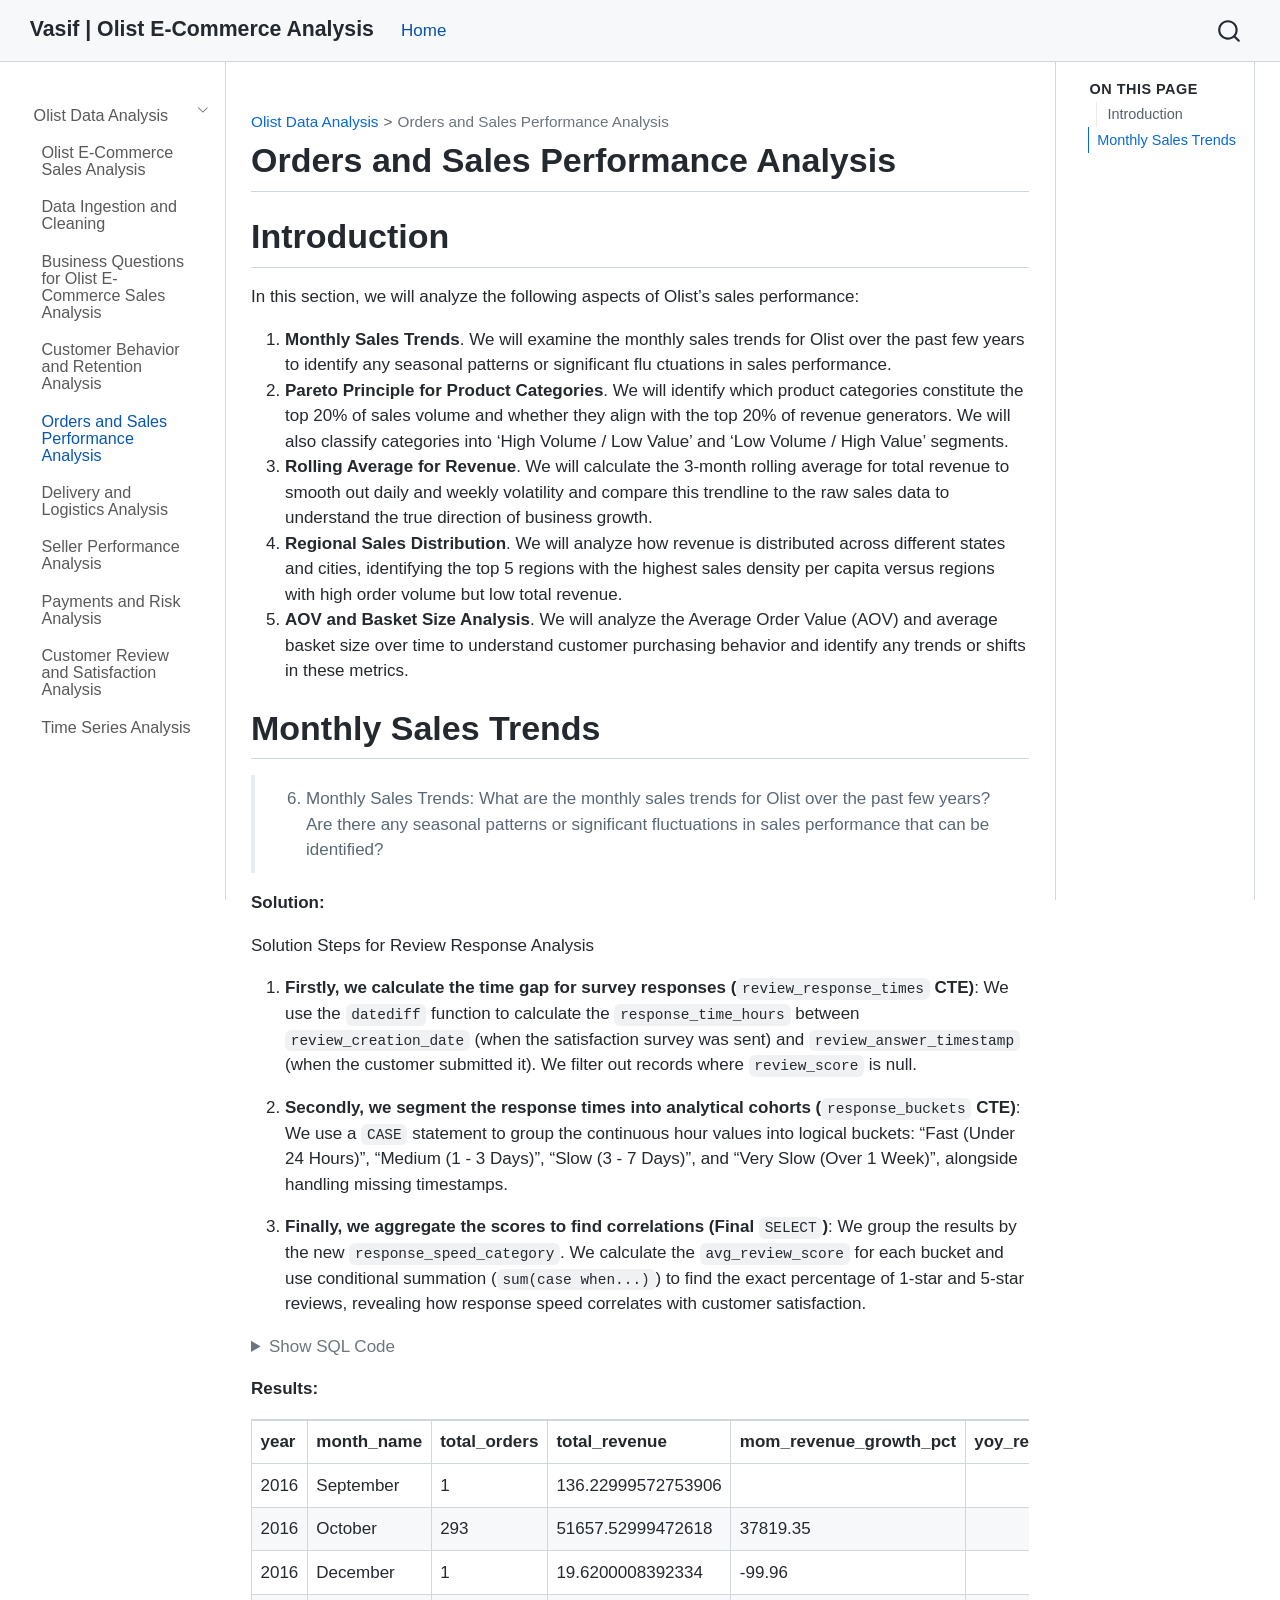
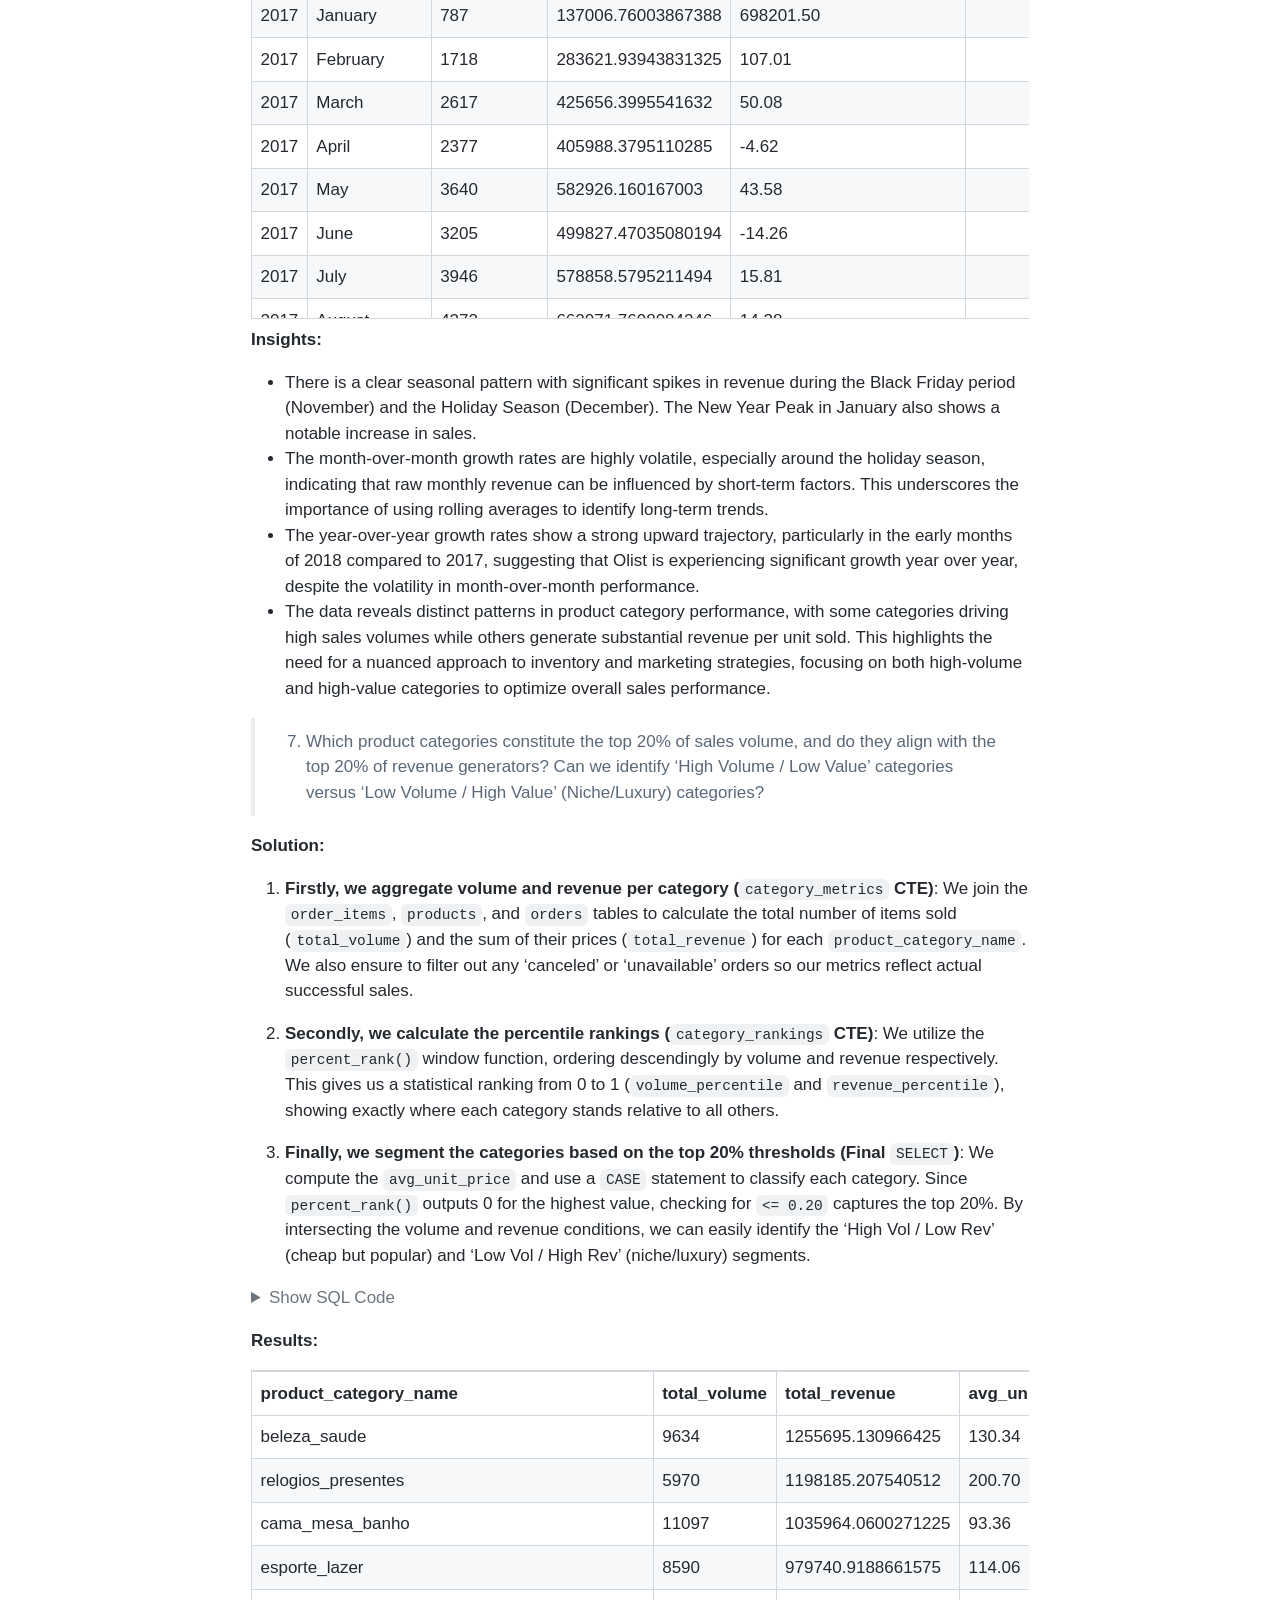
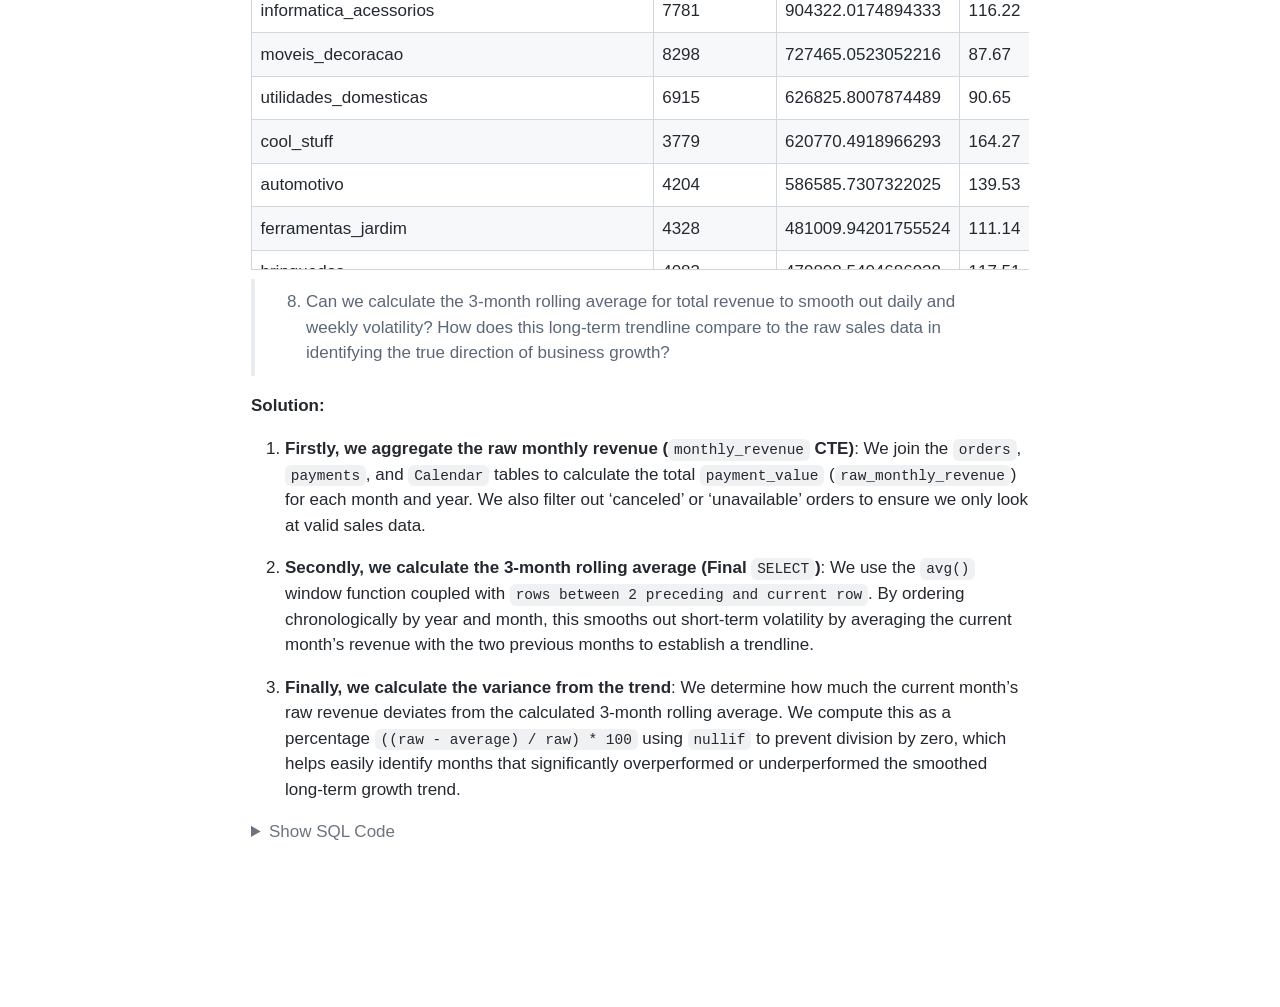
<file: docs/04_orders_sales_performance.html>
<!DOCTYPE html>
<html xmlns="http://www.w3.org/1999/xhtml" lang="en" xml:lang="en"><head>

<meta charset="utf-8">
<meta name="generator" content="quarto-1.9.37">

<meta name="viewport" content="width=device-width, initial-scale=1.0, user-scalable=yes">


<title>Orders and Sales Performance Analysis – Vasif | Olist E-Commerce Analysis</title>
<style>
/* Default styles provided by pandoc.
** See https://pandoc.org/MANUAL.html#variables-for-html for config info.
*/
code{white-space: pre-wrap;}
span.smallcaps{font-variant: small-caps;}
div.columns{display: flex; gap: min(4vw, 1.5em);}
div.column{flex: auto; overflow-x: auto;}
div.hanging-indent{margin-left: 1.5em; text-indent: -1.5em;}
ul.task-list{list-style: none;}
ul.task-list li input[type="checkbox"] {
  width: 0.8em;
  margin: 0 0.8em 0.2em -1em; /* quarto-specific, see https://github.com/quarto-dev/quarto-cli/issues/4556 */ 
  vertical-align: middle;
}
/* CSS for syntax highlighting */
html { -webkit-text-size-adjust: 100%; }
pre > code.sourceCode { white-space: pre; position: relative; }
pre > code.sourceCode > span { display: inline-block; line-height: 1.25; }
pre > code.sourceCode > span:empty { height: 1.2em; }
.sourceCode { overflow: visible; }
code.sourceCode > span { color: inherit; text-decoration: inherit; }
div.sourceCode { margin: 1em 0; }
pre.sourceCode { margin: 0; }
@media screen {
div.sourceCode { overflow: auto; }
}
@media print {
pre > code.sourceCode { white-space: pre-wrap; }
pre > code.sourceCode > span { text-indent: -5em; padding-left: 5em; }
}
pre.numberSource code
  { counter-reset: source-line 0; }
pre.numberSource code > span
  { position: relative; left: -4em; counter-increment: source-line; }
pre.numberSource code > span > a:first-child::before
  { content: counter(source-line);
    position: relative; left: -1em; text-align: right; vertical-align: baseline;
    border: none; display: inline-block;
    -webkit-touch-callout: none; -webkit-user-select: none;
    -khtml-user-select: none; -moz-user-select: none;
    -ms-user-select: none; user-select: none;
    padding: 0 4px; width: 4em;
  }
pre.numberSource { margin-left: 3em;  padding-left: 4px; }
div.sourceCode
  {   }
@media screen {
pre > code.sourceCode > span > a:first-child::before { text-decoration: underline; }
}
</style>


<script src="site_libs/quarto-nav/quarto-nav.js"></script>
<script src="site_libs/quarto-nav/headroom.min.js"></script>
<script src="site_libs/clipboard/clipboard.min.js"></script>
<script src="site_libs/quarto-search/autocomplete.umd.js"></script>
<script src="site_libs/quarto-search/fuse.min.js"></script>
<script src="site_libs/quarto-search/quarto-search.js"></script>
<meta name="quarto:offset" content="./">
<script src="site_libs/quarto-html/quarto.js" type="module"></script>
<script src="site_libs/quarto-html/tabsets/tabsets.js" type="module"></script>
<script src="site_libs/quarto-html/popper.min.js"></script>
<script src="site_libs/quarto-html/tippy.umd.min.js"></script>
<script src="site_libs/quarto-html/anchor.min.js"></script>
<link href="site_libs/quarto-html/tippy.css" rel="stylesheet">
<link href="site_libs/quarto-html/quarto-syntax-highlighting-acf12a64177840b8d86f2d4f01b2e9fb.css" rel="stylesheet" id="quarto-text-highlighting-styles">
<script src="site_libs/bootstrap/bootstrap.min.js"></script>
<link href="site_libs/bootstrap/bootstrap-icons.css" rel="stylesheet">
<link href="site_libs/bootstrap/bootstrap-948e61940ef19b6a40d753e4856fbf86.min.css" rel="stylesheet" append-hash="true" id="quarto-bootstrap" data-mode="light">
<script id="quarto-search-options" type="application/json">{
  "location": "navbar",
  "copy-button": false,
  "collapse-after": 3,
  "panel-placement": "end",
  "type": "overlay",
  "limit": 50,
  "keyboard-shortcut": [
    "f",
    "/",
    "s"
  ],
  "show-item-context": false,
  "language": {
    "search-no-results-text": "No results",
    "search-matching-documents-text": "matching documents",
    "search-copy-link-title": "Copy link to search",
    "search-hide-matches-text": "Hide additional matches",
    "search-more-match-text": "more match in this document",
    "search-more-matches-text": "more matches in this document",
    "search-clear-button-title": "Clear",
    "search-text-placeholder": "",
    "search-detached-cancel-button-title": "Cancel",
    "search-submit-button-title": "Submit",
    "search-label": "Search"
  }
}</script>


</head>

<body class="nav-sidebar docked nav-fixed quarto-light">

<div id="quarto-search-results"></div>
  <header id="quarto-header" class="headroom fixed-top">
    <nav class="navbar navbar-expand-lg " data-bs-theme="dark">
      <div class="navbar-container container-fluid">
      <div class="navbar-brand-container mx-auto">
    <a class="navbar-brand" href="./index.html">
    <span class="navbar-title">Vasif | Olist E-Commerce Analysis</span>
    </a>
  </div>
            <div id="quarto-search" class="" title="Search"></div>
          <button class="navbar-toggler" type="button" data-bs-toggle="collapse" data-bs-target="#navbarCollapse" aria-controls="navbarCollapse" role="menu" aria-expanded="false" aria-label="Toggle navigation" onclick="if (window.quartoToggleHeadroom) { window.quartoToggleHeadroom(); }">
  <span class="navbar-toggler-icon"></span>
</button>
          <div class="collapse navbar-collapse" id="navbarCollapse">
            <ul class="navbar-nav navbar-nav-scroll me-auto">
  <li class="nav-item">
    <a class="nav-link active" href="./index.html" aria-current="page"> 
<span class="menu-text">Home</span></a>
  </li>  
</ul>
          </div> <!-- /navcollapse -->
            <div class="quarto-navbar-tools">
</div>
      </div> <!-- /container-fluid -->
    </nav>
  <nav class="quarto-secondary-nav">
    <div class="container-fluid d-flex">
      <button type="button" class="quarto-btn-toggle btn" data-bs-toggle="collapse" role="button" data-bs-target=".quarto-sidebar-collapse-item" aria-controls="quarto-sidebar" aria-expanded="false" aria-label="Toggle sidebar navigation" onclick="if (window.quartoToggleHeadroom) { window.quartoToggleHeadroom(); }">
        <i class="bi bi-layout-text-sidebar-reverse"></i>
      </button>
        <nav class="quarto-page-breadcrumbs" aria-label="breadcrumb"><ol class="breadcrumb"><li class="breadcrumb-item"><a href="./index.html">Olist Data Analysis</a></li><li class="breadcrumb-item"><a href="./04_orders_sales_performance.html">Orders and Sales Performance Analysis</a></li></ol></nav>
        <a class="flex-grow-1" role="navigation" data-bs-toggle="collapse" data-bs-target=".quarto-sidebar-collapse-item" aria-controls="quarto-sidebar" aria-expanded="false" aria-label="Toggle sidebar navigation" onclick="if (window.quartoToggleHeadroom) { window.quartoToggleHeadroom(); }">      
        </a>
    </div>
  </nav>
</header>
<!-- content -->
<div id="quarto-content" class="quarto-container page-columns page-rows-contents page-layout-article page-navbar">
<!-- sidebar -->
  <nav id="quarto-sidebar" class="sidebar collapse collapse-horizontal quarto-sidebar-collapse-item sidebar-navigation docked overflow-auto">
    <div class="sidebar-menu-container"> 
    <ul class="list-unstyled mt-1">
        <li class="sidebar-item sidebar-item-section">
      <div class="sidebar-item-container"> 
            <a class="sidebar-item-text sidebar-link text-start" data-bs-toggle="collapse" data-bs-target="#quarto-sidebar-section-1" role="navigation" aria-expanded="true">
 <span class="menu-text">Olist Data Analysis</span></a>
          <a class="sidebar-item-toggle text-start" data-bs-toggle="collapse" data-bs-target="#quarto-sidebar-section-1" role="navigation" aria-expanded="true" aria-label="Toggle section">
            <i class="bi bi-chevron-right ms-2"></i>
          </a> 
      </div>
      <ul id="quarto-sidebar-section-1" class="collapse list-unstyled sidebar-section depth1 show">  
          <li class="sidebar-item">
  <div class="sidebar-item-container"> 
  <a href="./index.html" class="sidebar-item-text sidebar-link">
 <span class="menu-text">Olist E-Commerce Sales Analysis</span></a>
  </div>
</li>
          <li class="sidebar-item">
  <div class="sidebar-item-container"> 
  <a href="./01_data_normalization.html" class="sidebar-item-text sidebar-link">
 <span class="menu-text">Data Ingestion and Cleaning</span></a>
  </div>
</li>
          <li class="sidebar-item">
  <div class="sidebar-item-container"> 
  <a href="./02_business_questions.html" class="sidebar-item-text sidebar-link">
 <span class="menu-text">Business Questions for Olist E-Commerce Sales Analysis</span></a>
  </div>
</li>
          <li class="sidebar-item">
  <div class="sidebar-item-container"> 
  <a href="./03_customer_retention.html" class="sidebar-item-text sidebar-link">
 <span class="menu-text">Customer Behavior and Retention Analysis</span></a>
  </div>
</li>
          <li class="sidebar-item">
  <div class="sidebar-item-container"> 
  <a href="./04_orders_sales_performance.html" class="sidebar-item-text sidebar-link active">
 <span class="menu-text">Orders and Sales Performance Analysis</span></a>
  </div>
</li>
          <li class="sidebar-item">
  <div class="sidebar-item-container"> 
  <a href="./05_delivery_logistics.html" class="sidebar-item-text sidebar-link">
 <span class="menu-text">Delivery and Logistics Analysis</span></a>
  </div>
</li>
          <li class="sidebar-item">
  <div class="sidebar-item-container"> 
  <a href="./06_seller_performance.html" class="sidebar-item-text sidebar-link">
 <span class="menu-text">Seller Performance Analysis</span></a>
  </div>
</li>
          <li class="sidebar-item">
  <div class="sidebar-item-container"> 
  <a href="./07_payments_and_risk.html" class="sidebar-item-text sidebar-link">
 <span class="menu-text">Payments and Risk Analysis</span></a>
  </div>
</li>
          <li class="sidebar-item">
  <div class="sidebar-item-container"> 
  <a href="./08_customer_reviews.html" class="sidebar-item-text sidebar-link">
 <span class="menu-text">Customer Review and Satisfaction Analysis</span></a>
  </div>
</li>
          <li class="sidebar-item">
  <div class="sidebar-item-container"> 
  <a href="./09_time_series.html" class="sidebar-item-text sidebar-link">
 <span class="menu-text">Time Series Analysis</span></a>
  </div>
</li>
      </ul>
  </li>
    </ul>
    </div>
</nav>
<div id="quarto-sidebar-glass" class="quarto-sidebar-collapse-item" data-bs-toggle="collapse" data-bs-target=".quarto-sidebar-collapse-item"></div>
<!-- margin-sidebar -->
    <div id="quarto-margin-sidebar" class="sidebar margin-sidebar">
        <nav id="TOC" role="doc-toc" class="toc-active">
    <h2 id="toc-title">On this page</h2>
   
  <ul>
  <li><a href="#introduction" id="toc-introduction" class="nav-link active" data-scroll-target="#introduction">Introduction</a></li>
  <li><a href="#monthly-sales-trends" id="toc-monthly-sales-trends" class="nav-link" data-scroll-target="#monthly-sales-trends">Monthly Sales Trends</a></li>
  </ul>
</nav>
    </div>
<!-- main -->
<main class="content" id="quarto-document-content">

<header id="title-block-header" class="quarto-title-block default"><nav class="quarto-page-breadcrumbs quarto-title-breadcrumbs d-none d-lg-block" aria-label="breadcrumb"><ol class="breadcrumb"><li class="breadcrumb-item"><a href="./index.html">Olist Data Analysis</a></li><li class="breadcrumb-item"><a href="./04_orders_sales_performance.html">Orders and Sales Performance Analysis</a></li></ol></nav>
<div class="quarto-title">
<h1 class="title">Orders and Sales Performance Analysis</h1>
</div>



<div class="quarto-title-meta">

    
  
    
  </div>
  


</header>


<section id="introduction" class="level1">
<h1>Introduction</h1>
<p>In this section, we will analyze the following aspects of Olist’s sales performance:</p>
<ol type="1">
<li><strong>Monthly Sales Trends</strong>. We will examine the monthly sales trends for Olist over the past few years to identify any seasonal patterns or significant flu ctuations in sales performance.</li>
<li><strong>Pareto Principle for Product Categories</strong>. We will identify which product categories constitute the top 20% of sales volume and whether they align with the top 20% of revenue generators. We will also classify categories into ‘High Volume / Low Value’ and ‘Low Volume / High Value’ segments.</li>
<li><strong>Rolling Average for Revenue</strong>. We will calculate the 3-month rolling average for total revenue to smooth out daily and weekly volatility and compare this trendline to the raw sales data to understand the true direction of business growth.</li>
<li><strong>Regional Sales Distribution</strong>. We will analyze how revenue is distributed across different states and cities, identifying the top 5 regions with the highest sales density per capita versus regions with high order volume but low total revenue.</li>
<li><strong>AOV and Basket Size Analysis</strong>. We will analyze the Average Order Value (AOV) and average basket size over time to understand customer purchasing behavior and identify any trends or shifts in these metrics.</li>
</ol>
</section>
<section id="monthly-sales-trends" class="level1">
<h1>Monthly Sales Trends</h1>
<blockquote class="blockquote">
<ol start="6" type="1">
<li>Monthly Sales Trends: What are the monthly sales trends for Olist over the past few years? Are there any seasonal patterns or significant fluctuations in sales performance that can be identified?</li>
</ol>
</blockquote>
<p><strong>Solution:</strong></p>
<p>Solution Steps for Review Response Analysis</p>
<ol type="1">
<li><p><strong>Firstly, we calculate the time gap for survey responses (<code>review_response_times</code> CTE)</strong>: We use the <code>datediff</code> function to calculate the <code>response_time_hours</code> between <code>review_creation_date</code> (when the satisfaction survey was sent) and <code>review_answer_timestamp</code> (when the customer submitted it). We filter out records where <code>review_score</code> is null.</p></li>
<li><p><strong>Secondly, we segment the response times into analytical cohorts (<code>response_buckets</code> CTE)</strong>: We use a <code>CASE</code> statement to group the continuous hour values into logical buckets: “Fast (Under 24 Hours)”, “Medium (1 - 3 Days)”, “Slow (3 - 7 Days)”, and “Very Slow (Over 1 Week)”, alongside handling missing timestamps.</p></li>
<li><p><strong>Finally, we aggregate the scores to find correlations (Final <code>SELECT</code>)</strong>: We group the results by the new <code>response_speed_category</code>. We calculate the <code>avg_review_score</code> for each bucket and use conditional summation (<code>sum(case when...)</code>) to find the exact percentage of 1-star and 5-star reviews, revealing how response speed correlates with customer satisfaction.</p></li>
</ol>
<details>
<summary>
Show SQL Code
</summary>
<div class="code-copy-outer-scaffold"><div class="sourceCode" id="cb1"><pre class="sourceCode sql code-with-copy"><code class="sourceCode sql"><span id="cb1-1"><a href="#cb1-1" aria-hidden="true" tabindex="-1"></a><span class="kw">with</span> monthly_sales <span class="kw">as</span> (</span>
<span id="cb1-2"><a href="#cb1-2" aria-hidden="true" tabindex="-1"></a>    <span class="co">-- step 1: aggregate core metrics by month</span></span>
<span id="cb1-3"><a href="#cb1-3" aria-hidden="true" tabindex="-1"></a>    <span class="co">-- we use the calendar table to ensure clean date grouping</span></span>
<span id="cb1-4"><a href="#cb1-4" aria-hidden="true" tabindex="-1"></a>    <span class="kw">select</span> </span>
<span id="cb1-5"><a href="#cb1-5" aria-hidden="true" tabindex="-1"></a>        c.<span class="dt">year</span>,</span>
<span id="cb1-6"><a href="#cb1-6" aria-hidden="true" tabindex="-1"></a>        c.month_number,</span>
<span id="cb1-7"><a href="#cb1-7" aria-hidden="true" tabindex="-1"></a>        c.month_name,</span>
<span id="cb1-8"><a href="#cb1-8" aria-hidden="true" tabindex="-1"></a>        <span class="fu">count</span>(<span class="kw">distinct</span> o.order_id) <span class="kw">as</span> total_orders,</span>
<span id="cb1-9"><a href="#cb1-9" aria-hidden="true" tabindex="-1"></a>        <span class="fu">sum</span>(p.payment_value) <span class="kw">as</span> total_revenue</span>
<span id="cb1-10"><a href="#cb1-10" aria-hidden="true" tabindex="-1"></a>    <span class="kw">from</span> </span>
<span id="cb1-11"><a href="#cb1-11" aria-hidden="true" tabindex="-1"></a>        orders o</span>
<span id="cb1-12"><a href="#cb1-12" aria-hidden="true" tabindex="-1"></a>    <span class="kw">inner</span> <span class="kw">join</span> </span>
<span id="cb1-13"><a href="#cb1-13" aria-hidden="true" tabindex="-1"></a>        payments p <span class="kw">on</span> o.order_id <span class="op">=</span> p.order_id</span>
<span id="cb1-14"><a href="#cb1-14" aria-hidden="true" tabindex="-1"></a>    <span class="kw">inner</span> <span class="kw">join</span> </span>
<span id="cb1-15"><a href="#cb1-15" aria-hidden="true" tabindex="-1"></a>        Calendar c <span class="kw">on</span> o.purchase_datekey <span class="op">=</span> c.datekey</span>
<span id="cb1-16"><a href="#cb1-16" aria-hidden="true" tabindex="-1"></a>    <span class="kw">where</span> </span>
<span id="cb1-17"><a href="#cb1-17" aria-hidden="true" tabindex="-1"></a>        o.order_status <span class="kw">not</span> <span class="kw">in</span> (<span class="st">'canceled'</span>, <span class="st">'unavailable'</span>)</span>
<span id="cb1-18"><a href="#cb1-18" aria-hidden="true" tabindex="-1"></a>    <span class="kw">group</span> <span class="kw">by</span> </span>
<span id="cb1-19"><a href="#cb1-19" aria-hidden="true" tabindex="-1"></a>        c.<span class="dt">year</span>, c.month_number, c.month_name</span>
<span id="cb1-20"><a href="#cb1-20" aria-hidden="true" tabindex="-1"></a>),</span>
<span id="cb1-21"><a href="#cb1-21" aria-hidden="true" tabindex="-1"></a></span>
<span id="cb1-22"><a href="#cb1-22" aria-hidden="true" tabindex="-1"></a>growth_metrics <span class="kw">as</span> (</span>
<span id="cb1-23"><a href="#cb1-23" aria-hidden="true" tabindex="-1"></a>    <span class="co">-- step 2: use lag() to fetch values from the previous month and previous year</span></span>
<span id="cb1-24"><a href="#cb1-24" aria-hidden="true" tabindex="-1"></a>    <span class="kw">select</span> </span>
<span id="cb1-25"><a href="#cb1-25" aria-hidden="true" tabindex="-1"></a>        <span class="op">*</span>,</span>
<span id="cb1-26"><a href="#cb1-26" aria-hidden="true" tabindex="-1"></a>        <span class="co">-- previous month values</span></span>
<span id="cb1-27"><a href="#cb1-27" aria-hidden="true" tabindex="-1"></a>        prev_month_orders <span class="op">=</span> <span class="fu">lag</span>(total_orders) <span class="kw">over</span> (<span class="kw">order</span> <span class="kw">by</span> <span class="dt">year</span>, month_number),</span>
<span id="cb1-28"><a href="#cb1-28" aria-hidden="true" tabindex="-1"></a>        prev_month_revenue <span class="op">=</span> <span class="fu">lag</span>(total_revenue) <span class="kw">over</span> (<span class="kw">order</span> <span class="kw">by</span> <span class="dt">year</span>, month_number),</span>
<span id="cb1-29"><a href="#cb1-29" aria-hidden="true" tabindex="-1"></a>        </span>
<span id="cb1-30"><a href="#cb1-30" aria-hidden="true" tabindex="-1"></a>        <span class="co">-- previous year values (offset of 12 rows)</span></span>
<span id="cb1-31"><a href="#cb1-31" aria-hidden="true" tabindex="-1"></a>        prev_year_orders <span class="op">=</span> <span class="fu">lag</span>(total_orders, <span class="dv">12</span>) <span class="kw">over</span> (<span class="kw">order</span> <span class="kw">by</span> <span class="dt">year</span>, month_number),</span>
<span id="cb1-32"><a href="#cb1-32" aria-hidden="true" tabindex="-1"></a>        prev_year_revenue <span class="op">=</span> <span class="fu">lag</span>(total_revenue, <span class="dv">12</span>) <span class="kw">over</span> (<span class="kw">order</span> <span class="kw">by</span> <span class="dt">year</span>, month_number)</span>
<span id="cb1-33"><a href="#cb1-33" aria-hidden="true" tabindex="-1"></a>    <span class="kw">from</span> </span>
<span id="cb1-34"><a href="#cb1-34" aria-hidden="true" tabindex="-1"></a>        monthly_sales</span>
<span id="cb1-35"><a href="#cb1-35" aria-hidden="true" tabindex="-1"></a>)</span>
<span id="cb1-36"><a href="#cb1-36" aria-hidden="true" tabindex="-1"></a></span>
<span id="cb1-37"><a href="#cb1-37" aria-hidden="true" tabindex="-1"></a><span class="co">-- final output: calculating percentage growth</span></span>
<span id="cb1-38"><a href="#cb1-38" aria-hidden="true" tabindex="-1"></a><span class="kw">select</span> </span>
<span id="cb1-39"><a href="#cb1-39" aria-hidden="true" tabindex="-1"></a>    <span class="dt">year</span>,</span>
<span id="cb1-40"><a href="#cb1-40" aria-hidden="true" tabindex="-1"></a>    month_name,</span>
<span id="cb1-41"><a href="#cb1-41" aria-hidden="true" tabindex="-1"></a>    total_orders,</span>
<span id="cb1-42"><a href="#cb1-42" aria-hidden="true" tabindex="-1"></a>    total_revenue,</span>
<span id="cb1-43"><a href="#cb1-43" aria-hidden="true" tabindex="-1"></a>    </span>
<span id="cb1-44"><a href="#cb1-44" aria-hidden="true" tabindex="-1"></a>    <span class="co">-- month-over-month (mom) growth</span></span>
<span id="cb1-45"><a href="#cb1-45" aria-hidden="true" tabindex="-1"></a>    mom_revenue_growth_pct <span class="op">=</span> <span class="fu">cast</span>(<span class="fl">100.0</span> <span class="op">*</span> (total_revenue <span class="op">-</span> prev_month_revenue) <span class="op">/</span> <span class="fu">nullif</span>(prev_month_revenue, <span class="dv">0</span>) <span class="kw">as</span> <span class="dt">decimal</span>(<span class="dv">10</span>,<span class="dv">2</span>)),</span>
<span id="cb1-46"><a href="#cb1-46" aria-hidden="true" tabindex="-1"></a>    </span>
<span id="cb1-47"><a href="#cb1-47" aria-hidden="true" tabindex="-1"></a>    <span class="co">-- year-over-year (yoy) growth</span></span>
<span id="cb1-48"><a href="#cb1-48" aria-hidden="true" tabindex="-1"></a>    yoy_revenue_growth_pct <span class="op">=</span> <span class="fu">cast</span>(<span class="fl">100.0</span> <span class="op">*</span> (total_revenue <span class="op">-</span> prev_year_revenue) <span class="op">/</span> <span class="fu">nullif</span>(prev_year_revenue, <span class="dv">0</span>) <span class="kw">as</span> <span class="dt">decimal</span>(<span class="dv">10</span>,<span class="dv">2</span>)),</span>
<span id="cb1-49"><a href="#cb1-49" aria-hidden="true" tabindex="-1"></a>    </span>
<span id="cb1-50"><a href="#cb1-50" aria-hidden="true" tabindex="-1"></a>    <span class="co">-- identifying seasonal spikes</span></span>
<span id="cb1-51"><a href="#cb1-51" aria-hidden="true" tabindex="-1"></a>    <span class="cf">case</span> </span>
<span id="cb1-52"><a href="#cb1-52" aria-hidden="true" tabindex="-1"></a>        <span class="cf">when</span> month_number <span class="op">=</span> <span class="dv">11</span> <span class="cf">then</span> <span class="st">'Black Friday Period'</span></span>
<span id="cb1-53"><a href="#cb1-53" aria-hidden="true" tabindex="-1"></a>        <span class="cf">when</span> month_number <span class="op">=</span> <span class="dv">12</span> <span class="cf">then</span> <span class="st">'Holiday Season'</span></span>
<span id="cb1-54"><a href="#cb1-54" aria-hidden="true" tabindex="-1"></a>        <span class="cf">when</span> month_number <span class="op">=</span> <span class="dv">1</span> <span class="cf">then</span> <span class="st">'New Year Peak'</span></span>
<span id="cb1-55"><a href="#cb1-55" aria-hidden="true" tabindex="-1"></a>        <span class="cf">else</span> <span class="st">'Standard Period'</span></span>
<span id="cb1-56"><a href="#cb1-56" aria-hidden="true" tabindex="-1"></a>    <span class="cf">end</span> <span class="kw">as</span> seasonality_tag</span>
<span id="cb1-57"><a href="#cb1-57" aria-hidden="true" tabindex="-1"></a><span class="kw">from</span> </span>
<span id="cb1-58"><a href="#cb1-58" aria-hidden="true" tabindex="-1"></a>    growth_metrics</span>
<span id="cb1-59"><a href="#cb1-59" aria-hidden="true" tabindex="-1"></a><span class="kw">order</span> <span class="kw">by</span> </span>
<span id="cb1-60"><a href="#cb1-60" aria-hidden="true" tabindex="-1"></a>    <span class="dt">year</span>, month_number;</span>
<span id="cb1-61"><a href="#cb1-61" aria-hidden="true" tabindex="-1"></a>go</span></code></pre></div><button title="Copy to Clipboard" class="code-copy-button"><i class="bi"></i></button></div>
</details>
<p><strong>Results:</strong></p>
<table class="caption-top table">
<colgroup>
<col style="width: 4%">
<col style="width: 10%">
<col style="width: 12%">
<col style="width: 13%">
<col style="width: 22%">
<col style="width: 22%">
<col style="width: 15%">
</colgroup>
<thead>
<tr class="header">
<th>year</th>
<th>month_name</th>
<th>total_orders</th>
<th>total_revenue</th>
<th>mom_revenue_growth_pct</th>
<th>yoy_revenue_growth_pct</th>
<th>seasonality_tag</th>
</tr>
</thead>
<tbody>
<tr class="odd">
<td>2016</td>
<td>September</td>
<td>1</td>
<td>136.22999572753906</td>
<td></td>
<td></td>
<td>Standard Period</td>
</tr>
<tr class="even">
<td>2016</td>
<td>October</td>
<td>293</td>
<td>51657.52999472618</td>
<td>37819.35</td>
<td></td>
<td>Standard Period</td>
</tr>
<tr class="odd">
<td>2016</td>
<td>December</td>
<td>1</td>
<td>19.6200008392334</td>
<td>-99.96</td>
<td></td>
<td>Holiday Season</td>
</tr>
<tr class="even">
<td>2017</td>
<td>January</td>
<td>787</td>
<td>137006.76003867388</td>
<td>698201.50</td>
<td></td>
<td>New Year Peak</td>
</tr>
<tr class="odd">
<td>2017</td>
<td>February</td>
<td>1718</td>
<td>283621.93943831325</td>
<td>107.01</td>
<td></td>
<td>Standard Period</td>
</tr>
<tr class="even">
<td>2017</td>
<td>March</td>
<td>2617</td>
<td>425656.3995541632</td>
<td>50.08</td>
<td></td>
<td>Standard Period</td>
</tr>
<tr class="odd">
<td>2017</td>
<td>April</td>
<td>2377</td>
<td>405988.3795110285</td>
<td>-4.62</td>
<td></td>
<td>Standard Period</td>
</tr>
<tr class="even">
<td>2017</td>
<td>May</td>
<td>3640</td>
<td>582926.160167003</td>
<td>43.58</td>
<td></td>
<td>Standard Period</td>
</tr>
<tr class="odd">
<td>2017</td>
<td>June</td>
<td>3205</td>
<td>499827.47035080194</td>
<td>-14.26</td>
<td></td>
<td>Standard Period</td>
</tr>
<tr class="even">
<td>2017</td>
<td>July</td>
<td>3946</td>
<td>578858.5795211494</td>
<td>15.81</td>
<td></td>
<td>Standard Period</td>
</tr>
<tr class="odd">
<td>2017</td>
<td>August</td>
<td>4272</td>
<td>662071.7698084246</td>
<td>14.38</td>
<td></td>
<td>Standard Period</td>
</tr>
<tr class="even">
<td>2017</td>
<td>September</td>
<td>4227</td>
<td>717195.2203616947</td>
<td>8.33</td>
<td></td>
<td>Standard Period</td>
</tr>
<tr class="odd">
<td>2017</td>
<td>October</td>
<td>4547</td>
<td>764785.2796836384</td>
<td>6.64</td>
<td>561292.72</td>
<td>Standard Period</td>
</tr>
<tr class="even">
<td>2017</td>
<td>November</td>
<td>7423</td>
<td>1172639.2297811043</td>
<td>53.33</td>
<td>2170.03</td>
<td>Black Friday Period</td>
</tr>
<tr class="odd">
<td>2017</td>
<td>December</td>
<td>5620</td>
<td>861914.4599985629</td>
<td>-26.50</td>
<td>4392939.87</td>
<td>Holiday Season</td>
</tr>
<tr class="even">
<td>2018</td>
<td>January</td>
<td>7187</td>
<td>1102639.4091129452</td>
<td>27.93</td>
<td>704.81</td>
<td>New Year Peak</td>
</tr>
<tr class="odd">
<td>2018</td>
<td>February</td>
<td>6625</td>
<td>979966.2302345932</td>
<td>-11.13</td>
<td>245.52</td>
<td>Standard Period</td>
</tr>
<tr class="even">
<td>2018</td>
<td>March</td>
<td>7168</td>
<td>1152736.7396906763</td>
<td>17.63</td>
<td>170.81</td>
<td>Standard Period</td>
</tr>
<tr class="odd">
<td>2018</td>
<td>April</td>
<td>6919</td>
<td>1156303.9107048158</td>
<td>0.31</td>
<td>184.81</td>
<td>Standard Period</td>
</tr>
<tr class="even">
<td>2018</td>
<td>May</td>
<td>6833</td>
<td>1145748.6310662013</td>
<td>-0.91</td>
<td>96.55</td>
<td>Standard Period</td>
</tr>
<tr class="odd">
<td>2018</td>
<td>June</td>
<td>6145</td>
<td>1020494.2907593064</td>
<td>-10.93</td>
<td>104.17</td>
<td>Standard Period</td>
</tr>
<tr class="even">
<td>2018</td>
<td>July</td>
<td>6233</td>
<td>1039880.1590387616</td>
<td>1.90</td>
<td>79.64</td>
<td>Standard Period</td>
</tr>
<tr class="odd">
<td>2018</td>
<td>August</td>
<td>6421</td>
<td>996896.1512343884</td>
<td>-4.13</td>
<td>50.57</td>
<td>Standard Period</td>
</tr>
<tr class="even">
<td>2018</td>
<td>September</td>
<td>1</td>
<td>166.4600067138672</td>
<td>-99.98</td>
<td>-99.98</td>
<td>Standard Period</td>
</tr>
</tbody>
</table>
<p><strong>Insights:</strong></p>
<ul>
<li>There is a clear seasonal pattern with significant spikes in revenue during the Black Friday period (November) and the Holiday Season (December). The New Year Peak in January also shows a notable increase in sales.</li>
<li>The month-over-month growth rates are highly volatile, especially around the holiday season, indicating that raw monthly revenue can be influenced by short-term factors. This underscores the importance of using rolling averages to identify long-term trends.</li>
<li>The year-over-year growth rates show a strong upward trajectory, particularly in the early months of 2018 compared to 2017, suggesting that Olist is experiencing significant growth year over year, despite the volatility in month-over-month performance.</li>
<li>The data reveals distinct patterns in product category performance, with some categories driving high sales volumes while others generate substantial revenue per unit sold. This highlights the need for a nuanced approach to inventory and marketing strategies, focusing on both high-volume and high-value categories to optimize overall sales performance.</li>
</ul>
<blockquote class="blockquote">
<ol start="7" type="1">
<li>Which product categories constitute the top 20% of sales volume, and do they align with the top 20% of revenue generators? Can we identify ‘High Volume / Low Value’ categories versus ‘Low Volume / High Value’ (Niche/Luxury) categories?</li>
</ol>
</blockquote>
<p><strong>Solution:</strong></p>
<ol type="1">
<li><p><strong>Firstly, we aggregate volume and revenue per category (<code>category_metrics</code> CTE)</strong>: We join the <code>order_items</code>, <code>products</code>, and <code>orders</code> tables to calculate the total number of items sold (<code>total_volume</code>) and the sum of their prices (<code>total_revenue</code>) for each <code>product_category_name</code>. We also ensure to filter out any ‘canceled’ or ‘unavailable’ orders so our metrics reflect actual successful sales.</p></li>
<li><p><strong>Secondly, we calculate the percentile rankings (<code>category_rankings</code> CTE)</strong>: We utilize the <code>percent_rank()</code> window function, ordering descendingly by volume and revenue respectively. This gives us a statistical ranking from 0 to 1 (<code>volume_percentile</code> and <code>revenue_percentile</code>), showing exactly where each category stands relative to all others.</p></li>
<li><p><strong>Finally, we segment the categories based on the top 20% thresholds (Final <code>SELECT</code>)</strong>: We compute the <code>avg_unit_price</code> and use a <code>CASE</code> statement to classify each category. Since <code>percent_rank()</code> outputs 0 for the highest value, checking for <code>&lt;= 0.20</code> captures the top 20%. By intersecting the volume and revenue conditions, we can easily identify the ‘High Vol / Low Rev’ (cheap but popular) and ‘Low Vol / High Rev’ (niche/luxury) segments.</p></li>
</ol>
<details>
<summary>
Show SQL Code
</summary>
<div class="code-copy-outer-scaffold"><div class="sourceCode" id="cb2"><pre class="sourceCode sql code-with-copy"><code class="sourceCode sql"><span id="cb2-1"><a href="#cb2-1" aria-hidden="true" tabindex="-1"></a><span class="kw">with</span> category_metrics <span class="kw">as</span>  (</span>
<span id="cb2-2"><a href="#cb2-2" aria-hidden="true" tabindex="-1"></a>    <span class="kw">select</span> </span>
<span id="cb2-3"><a href="#cb2-3" aria-hidden="true" tabindex="-1"></a>        products.product_category_name,</span>
<span id="cb2-4"><a href="#cb2-4" aria-hidden="true" tabindex="-1"></a>        <span class="fu">count</span>(order_items.order_item_id) <span class="kw">as</span>  total_volume,</span>
<span id="cb2-5"><a href="#cb2-5" aria-hidden="true" tabindex="-1"></a>        <span class="fu">sum</span>(order_items.price) <span class="kw">as</span> total_revenue       </span>
<span id="cb2-6"><a href="#cb2-6" aria-hidden="true" tabindex="-1"></a>    <span class="kw">from</span> </span>
<span id="cb2-7"><a href="#cb2-7" aria-hidden="true" tabindex="-1"></a>        order_items</span>
<span id="cb2-8"><a href="#cb2-8" aria-hidden="true" tabindex="-1"></a>    <span class="kw">inner</span> <span class="kw">join</span> </span>
<span id="cb2-9"><a href="#cb2-9" aria-hidden="true" tabindex="-1"></a>        products <span class="kw">on</span> products.product_id <span class="op">=</span> order_items.product_id</span>
<span id="cb2-10"><a href="#cb2-10" aria-hidden="true" tabindex="-1"></a>    <span class="kw">inner</span> <span class="kw">join</span> </span>
<span id="cb2-11"><a href="#cb2-11" aria-hidden="true" tabindex="-1"></a>        orders <span class="kw">on</span> orders.order_id <span class="op">=</span> order_items.order_id</span>
<span id="cb2-12"><a href="#cb2-12" aria-hidden="true" tabindex="-1"></a>    <span class="kw">where</span></span>
<span id="cb2-13"><a href="#cb2-13" aria-hidden="true" tabindex="-1"></a>        orders.order_status <span class="kw">not</span> <span class="kw">in</span> (<span class="st">'canceled'</span>, <span class="st">'unavailable'</span>)</span>
<span id="cb2-14"><a href="#cb2-14" aria-hidden="true" tabindex="-1"></a>            <span class="kw">and</span> products.product_category_name <span class="kw">is</span> <span class="kw">not</span> <span class="kw">null</span> </span>
<span id="cb2-15"><a href="#cb2-15" aria-hidden="true" tabindex="-1"></a>    <span class="kw">group</span> <span class="kw">by</span> </span>
<span id="cb2-16"><a href="#cb2-16" aria-hidden="true" tabindex="-1"></a>        products.product_category_name</span>
<span id="cb2-17"><a href="#cb2-17" aria-hidden="true" tabindex="-1"></a>), </span>
<span id="cb2-18"><a href="#cb2-18" aria-hidden="true" tabindex="-1"></a></span>
<span id="cb2-19"><a href="#cb2-19" aria-hidden="true" tabindex="-1"></a>category_rankings <span class="kw">as</span> (</span>
<span id="cb2-20"><a href="#cb2-20" aria-hidden="true" tabindex="-1"></a>    <span class="kw">select</span></span>
<span id="cb2-21"><a href="#cb2-21" aria-hidden="true" tabindex="-1"></a>        <span class="op">*</span>,</span>
<span id="cb2-22"><a href="#cb2-22" aria-hidden="true" tabindex="-1"></a>        <span class="fu">percent_rank</span>() <span class="kw">over</span> (<span class="kw">order</span> <span class="kw">by</span> total_volume <span class="kw">desc</span>) <span class="kw">as</span> volume_percentile,</span>
<span id="cb2-23"><a href="#cb2-23" aria-hidden="true" tabindex="-1"></a>        <span class="fu">percent_rank</span>() <span class="kw">over</span> (<span class="kw">order</span> <span class="kw">by</span> total_revenue <span class="kw">desc</span>) <span class="kw">as</span> revenue_percentile</span>
<span id="cb2-24"><a href="#cb2-24" aria-hidden="true" tabindex="-1"></a>    <span class="kw">from</span>  </span>
<span id="cb2-25"><a href="#cb2-25" aria-hidden="true" tabindex="-1"></a>        category_metrics</span>
<span id="cb2-26"><a href="#cb2-26" aria-hidden="true" tabindex="-1"></a>)</span>
<span id="cb2-27"><a href="#cb2-27" aria-hidden="true" tabindex="-1"></a></span>
<span id="cb2-28"><a href="#cb2-28" aria-hidden="true" tabindex="-1"></a><span class="kw">select</span></span>
<span id="cb2-29"><a href="#cb2-29" aria-hidden="true" tabindex="-1"></a>    product_category_name,</span>
<span id="cb2-30"><a href="#cb2-30" aria-hidden="true" tabindex="-1"></a>    total_volume,</span>
<span id="cb2-31"><a href="#cb2-31" aria-hidden="true" tabindex="-1"></a>    total_revenue,</span>
<span id="cb2-32"><a href="#cb2-32" aria-hidden="true" tabindex="-1"></a>    <span class="fu">cast</span>( total_revenue <span class="op">/</span> total_volume <span class="kw">as</span> <span class="dt">decimal</span>(<span class="dv">10</span>,<span class="dv">2</span>)) <span class="kw">as</span> avg_unit_price,</span>
<span id="cb2-33"><a href="#cb2-33" aria-hidden="true" tabindex="-1"></a>    <span class="cf">case</span></span>
<span id="cb2-34"><a href="#cb2-34" aria-hidden="true" tabindex="-1"></a>        <span class="cf">when</span> volume_percentile <span class="op">&lt;=</span> <span class="fl">0.20</span> <span class="kw">and</span> revenue_percentile <span class="op">&lt;=</span> <span class="fl">0.20</span> <span class="cf">then</span> <span class="st">'High Vol / High Rev'</span></span>
<span id="cb2-35"><a href="#cb2-35" aria-hidden="true" tabindex="-1"></a>        <span class="cf">when</span> volume_percentile <span class="op">&lt;=</span> <span class="fl">0.20</span> <span class="kw">and</span> revenue_percentile <span class="op">&gt;</span> <span class="fl">0.20</span> <span class="cf">then</span> <span class="st">'High Vol / Low Rev'</span></span>
<span id="cb2-36"><a href="#cb2-36" aria-hidden="true" tabindex="-1"></a>        <span class="cf">when</span> volume_percentile <span class="op">&gt;</span> <span class="fl">0.20</span> <span class="kw">and</span> revenue_percentile <span class="op">&lt;=</span> <span class="fl">0.20</span> <span class="cf">then</span> <span class="st">'Low Vol / High Rev'</span></span>
<span id="cb2-37"><a href="#cb2-37" aria-hidden="true" tabindex="-1"></a>        <span class="cf">else</span> <span class="st">'Standard'</span></span>
<span id="cb2-38"><a href="#cb2-38" aria-hidden="true" tabindex="-1"></a>    <span class="cf">end</span> <span class="kw">as</span> category_segmentation</span>
<span id="cb2-39"><a href="#cb2-39" aria-hidden="true" tabindex="-1"></a><span class="kw">from</span> </span>
<span id="cb2-40"><a href="#cb2-40" aria-hidden="true" tabindex="-1"></a>    category_rankings</span>
<span id="cb2-41"><a href="#cb2-41" aria-hidden="true" tabindex="-1"></a><span class="kw">order</span> <span class="kw">by</span> </span>
<span id="cb2-42"><a href="#cb2-42" aria-hidden="true" tabindex="-1"></a>    total_revenue <span class="kw">desc</span>;</span></code></pre></div><button title="Copy to Clipboard" class="code-copy-button"><i class="bi"></i></button></div>
</details>
<p><strong>Results:</strong></p>
<table class="caption-top table">
<colgroup>
<col style="width: 25%">
<col style="width: 14%">
<col style="width: 16%">
<col style="width: 17%">
<col style="width: 25%">
</colgroup>
<thead>
<tr class="header">
<th>product_category_name</th>
<th>total_volume</th>
<th>total_revenue</th>
<th>avg_unit_price</th>
<th>category_segmentation</th>
</tr>
</thead>
<tbody>
<tr class="odd">
<td>beleza_saude</td>
<td>9634</td>
<td>1255695.130966425</td>
<td>130.34</td>
<td>High Vol / High Rev</td>
</tr>
<tr class="even">
<td>relogios_presentes</td>
<td>5970</td>
<td>1198185.207540512</td>
<td>200.70</td>
<td>High Vol / High Rev</td>
</tr>
<tr class="odd">
<td>cama_mesa_banho</td>
<td>11097</td>
<td>1035964.0600271225</td>
<td>93.36</td>
<td>High Vol / High Rev</td>
</tr>
<tr class="even">
<td>esporte_lazer</td>
<td>8590</td>
<td>979740.9188661575</td>
<td>114.06</td>
<td>High Vol / High Rev</td>
</tr>
<tr class="odd">
<td>informatica_acessorios</td>
<td>7781</td>
<td>904322.0174894333</td>
<td>116.22</td>
<td>High Vol / High Rev</td>
</tr>
<tr class="even">
<td>moveis_decoracao</td>
<td>8298</td>
<td>727465.0523052216</td>
<td>87.67</td>
<td>High Vol / High Rev</td>
</tr>
<tr class="odd">
<td>utilidades_domesticas</td>
<td>6915</td>
<td>626825.8007874489</td>
<td>90.65</td>
<td>High Vol / High Rev</td>
</tr>
<tr class="even">
<td>cool_stuff</td>
<td>3779</td>
<td>620770.4918966293</td>
<td>164.27</td>
<td>High Vol / High Rev</td>
</tr>
<tr class="odd">
<td>automotivo</td>
<td>4204</td>
<td>586585.7307322025</td>
<td>139.53</td>
<td>High Vol / High Rev</td>
</tr>
<tr class="even">
<td>ferramentas_jardim</td>
<td>4328</td>
<td>481009.94201755524</td>
<td>111.14</td>
<td>High Vol / High Rev</td>
</tr>
<tr class="odd">
<td>brinquedos</td>
<td>4083</td>
<td>479808.5404686928</td>
<td>117.51</td>
<td>High Vol / High Rev</td>
</tr>
<tr class="even">
<td>bebes</td>
<td>3043</td>
<td>410312.2000389099</td>
<td>134.84</td>
<td>High Vol / High Rev</td>
</tr>
<tr class="odd">
<td>perfumaria</td>
<td>3402</td>
<td>396599.30858802795</td>
<td>116.58</td>
<td>High Vol / High Rev</td>
</tr>
<tr class="even">
<td>telefonia</td>
<td>4527</td>
<td>322342.6394162178</td>
<td>71.20</td>
<td>High Vol / High Rev</td>
</tr>
<tr class="odd">
<td>moveis_escritorio</td>
<td>1690</td>
<td>273580.70111846924</td>
<td>161.88</td>
<td>Low Vol / High Rev</td>
</tr>
<tr class="even">
<td>papelaria</td>
<td>2505</td>
<td>229593.83988118172</td>
<td>91.65</td>
<td>Standard</td>
</tr>
<tr class="odd">
<td>pcs</td>
<td>203</td>
<td>222963.1298828125</td>
<td>1098.34</td>
<td>Standard</td>
</tr>
<tr class="even">
<td>pet_shop</td>
<td>1942</td>
<td>213766.63003492355</td>
<td>110.08</td>
<td>Standard</td>
</tr>
<tr class="odd">
<td>eletroportateis</td>
<td>671</td>
<td>187907.2599811554</td>
<td>280.04</td>
<td>Standard</td>
</tr>
<tr class="even">
<td>instrumentos_musicais</td>
<td>669</td>
<td>187788.44005393982</td>
<td>280.70</td>
<td>Standard</td>
</tr>
<tr class="odd">
<td></td>
<td>1589</td>
<td>178572.54968833923</td>
<td>112.38</td>
<td>Standard</td>
</tr>
<tr class="even">
<td>eletronicos</td>
<td>2755</td>
<td>157079.53940558434</td>
<td>57.02</td>
<td>High Vol / Low Rev</td>
</tr>
<tr class="odd">
<td>consoles_games</td>
<td>1127</td>
<td>154927.27038812637</td>
<td>137.47</td>
<td>Standard</td>
</tr>
<tr class="even">
<td>fashion_bolsas_e_acessorios</td>
<td>2025</td>
<td>151622.75041007996</td>
<td>74.88</td>
<td>Standard</td>
</tr>
<tr class="odd">
<td>construcao_ferramentas_construcao</td>
<td>927</td>
<td>144550.18987429142</td>
<td>155.93</td>
<td>Standard</td>
</tr>
<tr class="even">
<td>malas_acessorios</td>
<td>1088</td>
<td>140111.37979125977</td>
<td>128.78</td>
<td>Standard</td>
</tr>
<tr class="odd">
<td>eletrodomesticos_2</td>
<td>235</td>
<td>110649.73986434937</td>
<td>470.85</td>
<td>Standard</td>
</tr>
<tr class="even">
<td>casa_construcao</td>
<td>603</td>
<td>83010.11981487274</td>
<td>137.66</td>
<td>Standard</td>
</tr>
<tr class="odd">
<td>eletrodomesticos</td>
<td>769</td>
<td>80001.24019479752</td>
<td>104.03</td>
<td>Standard</td>
</tr>
<tr class="even">
<td>agro_industria_e_comercio</td>
<td>212</td>
<td>72530.46979904175</td>
<td>342.12</td>
<td>Standard</td>
</tr>
<tr class="odd">
<td>moveis_sala</td>
<td>501</td>
<td>68638.55983161926</td>
<td>137.00</td>
<td>Standard</td>
</tr>
<tr class="even">
<td>casa_conforto</td>
<td>434</td>
<td>58572.04043722153</td>
<td>134.96</td>
<td>Standard</td>
</tr>
<tr class="odd">
<td>telefonia_fixa</td>
<td>261</td>
<td>57824.20998239517</td>
<td>221.55</td>
<td>Standard</td>
</tr>
<tr class="even">
<td>climatizacao</td>
<td>295</td>
<td>54723.15971946716</td>
<td>185.50</td>
<td>Standard</td>
</tr>
<tr class="odd">
<td>audio</td>
<td>363</td>
<td>50668.59962081909</td>
<td>139.58</td>
<td>Standard</td>
</tr>
<tr class="even">
<td>portateis_casa_forno_e_cafe</td>
<td>76</td>
<td>47445.71008014679</td>
<td>624.29</td>
<td>Standard</td>
</tr>
<tr class="odd">
<td>moveis_cozinha_area_de_servico_jantar_e_jardim</td>
<td>279</td>
<td>46070.37002372742</td>
<td>165.13</td>
<td>Standard</td>
</tr>
<tr class="even">
<td>livros_interesse_geral</td>
<td>546</td>
<td>45622.29049873352</td>
<td>83.56</td>
<td>Standard</td>
</tr>
<tr class="odd">
<td>construcao_ferramentas_iluminacao</td>
<td>302</td>
<td>40002.00014305115</td>
<td>132.46</td>
<td>Standard</td>
</tr>
<tr class="even">
<td>industria_comercio_e_negocios</td>
<td>268</td>
<td>39669.61002922058</td>
<td>148.02</td>
<td>Standard</td>
</tr>
<tr class="odd">
<td>construcao_ferramentas_seguranca</td>
<td>189</td>
<td>39589.01976776123</td>
<td>209.47</td>
<td>Standard</td>
</tr>
<tr class="even">
<td>alimentos</td>
<td>509</td>
<td>29243.509969711304</td>
<td>57.45</td>
<td>Standard</td>
</tr>
<tr class="odd">
<td>market_place</td>
<td>310</td>
<td>28288.470039367676</td>
<td>91.25</td>
<td>Standard</td>
</tr>
<tr class="even">
<td>construcao_ferramentas_jardim</td>
<td>234</td>
<td>25552.180088043213</td>
<td>109.20</td>
<td>Standard</td>
</tr>
<tr class="odd">
<td>artes</td>
<td>208</td>
<td>24167.639976978302</td>
<td>116.19</td>
<td>Standard</td>
</tr>
<tr class="even">
<td>fashion_calcados</td>
<td>260</td>
<td>23352.87992477417</td>
<td>89.82</td>
<td>Standard</td>
</tr>
<tr class="odd">
<td>bebidas</td>
<td>378</td>
<td>22378.71004676819</td>
<td>59.20</td>
<td>Standard</td>
</tr>
<tr class="even">
<td>sinalizacao_e_seguranca</td>
<td>199</td>
<td>21509.230089187622</td>
<td>108.09</td>
<td>Standard</td>
</tr>
<tr class="odd">
<td>moveis_quarto</td>
<td>109</td>
<td>20028.77994632721</td>
<td>183.75</td>
<td>Standard</td>
</tr>
<tr class="even">
<td>livros_tecnicos</td>
<td>267</td>
<td>19096.060108184814</td>
<td>71.52</td>
<td>Standard</td>
</tr>
<tr class="odd">
<td>construcao_ferramentas_ferramentas</td>
<td>103</td>
<td>15903.94997882843</td>
<td>154.41</td>
<td>Standard</td>
</tr>
<tr class="even">
<td>alimentos_bebidas</td>
<td>276</td>
<td>15119.4800491333</td>
<td>54.78</td>
<td>Standard</td>
</tr>
<tr class="odd">
<td>fashion_roupa_masculina</td>
<td>131</td>
<td>10748.8200340271</td>
<td>82.05</td>
<td>Standard</td>
</tr>
<tr class="even">
<td>fashion_underwear_e_moda_praia</td>
<td>131</td>
<td>9541.550102233887</td>
<td>72.84</td>
<td>Standard</td>
</tr>
<tr class="odd">
<td>artigos_de_natal</td>
<td>152</td>
<td>8787.830072879791</td>
<td>57.81</td>
<td>Standard</td>
</tr>
<tr class="even">
<td>tablets_impressao_imagem</td>
<td>83</td>
<td>7528.410045623779</td>
<td>90.70</td>
<td>Standard</td>
</tr>
<tr class="odd">
<td>cine_foto</td>
<td>72</td>
<td>6933.459958076477</td>
<td>96.30</td>
<td>Standard</td>
</tr>
<tr class="even">
<td>musica</td>
<td>38</td>
<td>6034.349970340729</td>
<td>158.80</td>
<td>Standard</td>
</tr>
<tr class="odd">
<td>livros_importados</td>
<td>60</td>
<td>4639.849992752075</td>
<td>77.33</td>
<td>Standard</td>
</tr>
<tr class="even">
<td>dvds_blu_ray</td>
<td>62</td>
<td>4559.4899826049805</td>
<td>73.54</td>
<td>Standard</td>
</tr>
<tr class="odd">
<td>artigos_de_festas</td>
<td>43</td>
<td>4485.180006027222</td>
<td>104.31</td>
<td>Standard</td>
</tr>
<tr class="even">
<td>moveis_colchao_e_estofado</td>
<td>38</td>
<td>4368.079982757568</td>
<td>114.95</td>
<td>Standard</td>
</tr>
<tr class="odd">
<td>portateis_cozinha_e_preparadores_de_alimentos</td>
<td>14</td>
<td>3933.6299953460693</td>
<td>280.97</td>
<td>Standard</td>
</tr>
<tr class="even">
<td>fashion_roupa_feminina</td>
<td>48</td>
<td>2803.6400108337402</td>
<td>58.41</td>
<td>Standard</td>
</tr>
<tr class="odd">
<td>fashion_esporte</td>
<td>30</td>
<td>2119.510019302368</td>
<td>70.65</td>
<td>Standard</td>
</tr>
<tr class="even">
<td>la_cuisine</td>
<td>14</td>
<td>2054.9899978637695</td>
<td>146.78</td>
<td>Standard</td>
</tr>
<tr class="odd">
<td>artes_e_artesanato</td>
<td>24</td>
<td>1814.0100049972534</td>
<td>75.58</td>
<td>Standard</td>
</tr>
<tr class="even">
<td>fraldas_higiene</td>
<td>38</td>
<td>1538.7899932861328</td>
<td>40.49</td>
<td>Standard</td>
</tr>
<tr class="odd">
<td>pc_gamer</td>
<td>8</td>
<td>1306.9500274658203</td>
<td>163.37</td>
<td>Standard</td>
</tr>
<tr class="even">
<td>flores</td>
<td>33</td>
<td>1110.0400066375732</td>
<td>33.64</td>
<td>Standard</td>
</tr>
<tr class="odd">
<td>casa_conforto_2</td>
<td>30</td>
<td>760.2699966430664</td>
<td>25.34</td>
<td>Standard</td>
</tr>
<tr class="even">
<td>cds_dvds_musicais</td>
<td>14</td>
<td>730.0</td>
<td>52.14</td>
<td>Standard</td>
</tr>
<tr class="odd">
<td>fashion_roupa_infanto_juvenil</td>
<td>8</td>
<td>569.8500022888184</td>
<td>71.23</td>
<td>Standard</td>
</tr>
<tr class="even">
<td>seguros_e_servicos</td>
<td>2</td>
<td>283.2899932861328</td>
<td>141.64</td>
<td>Standard</td>
</tr>
</tbody>
</table>
<blockquote class="blockquote">
<ol start="8" type="1">
<li>Can we calculate the 3-month rolling average for total revenue to smooth out daily and weekly volatility? How does this long-term trendline compare to the raw sales data in identifying the true direction of business growth?</li>
</ol>
</blockquote>
<p><strong>Solution:</strong></p>
<ol type="1">
<li><p><strong>Firstly, we aggregate the raw monthly revenue (<code>monthly_revenue</code> CTE)</strong>: We join the <code>orders</code>, <code>payments</code>, and <code>Calendar</code> tables to calculate the total <code>payment_value</code> (<code>raw_monthly_revenue</code>) for each month and year. We also filter out ‘canceled’ or ‘unavailable’ orders to ensure we only look at valid sales data.</p></li>
<li><p><strong>Secondly, we calculate the 3-month rolling average (Final <code>SELECT</code>)</strong>: We use the <code>avg()</code> window function coupled with <code>rows between 2 preceding and current row</code>. By ordering chronologically by year and month, this smooths out short-term volatility by averaging the current month’s revenue with the two previous months to establish a trendline.</p></li>
<li><p><strong>Finally, we calculate the variance from the trend</strong>: We determine how much the current month’s raw revenue deviates from the calculated 3-month rolling average. We compute this as a percentage <code>((raw - average) / raw) * 100</code> using <code>nullif</code> to prevent division by zero, which helps easily identify months that significantly overperformed or underperformed the smoothed long-term growth trend.</p></li>
</ol>
<details>
<summary>
Show SQL Code
</summary>
<div class="code-copy-outer-scaffold"><div class="sourceCode" id="cb3"><pre class="sourceCode sql code-with-copy"><code class="sourceCode sql"><span id="cb3-1"><a href="#cb3-1" aria-hidden="true" tabindex="-1"></a><span class="kw">with</span> monthly_revenue <span class="kw">as</span> (</span>
<span id="cb3-2"><a href="#cb3-2" aria-hidden="true" tabindex="-1"></a>    <span class="kw">select</span></span>
<span id="cb3-3"><a href="#cb3-3" aria-hidden="true" tabindex="-1"></a>        Calendar.<span class="dt">year</span>, </span>
<span id="cb3-4"><a href="#cb3-4" aria-hidden="true" tabindex="-1"></a>        Calendar.month_number,</span>
<span id="cb3-5"><a href="#cb3-5" aria-hidden="true" tabindex="-1"></a>        Calendar.month_name,</span>
<span id="cb3-6"><a href="#cb3-6" aria-hidden="true" tabindex="-1"></a>        <span class="fu">sum</span>(payments.payment_value) <span class="kw">as</span> raw_monthly_revenue</span>
<span id="cb3-7"><a href="#cb3-7" aria-hidden="true" tabindex="-1"></a>    <span class="kw">from</span> </span>
<span id="cb3-8"><a href="#cb3-8" aria-hidden="true" tabindex="-1"></a>        orders </span>
<span id="cb3-9"><a href="#cb3-9" aria-hidden="true" tabindex="-1"></a>    <span class="kw">inner</span> <span class="kw">join</span> </span>
<span id="cb3-10"><a href="#cb3-10" aria-hidden="true" tabindex="-1"></a>        payments <span class="kw">on</span> payments.order_id <span class="op">=</span> orders.order_id </span>
<span id="cb3-11"><a href="#cb3-11" aria-hidden="true" tabindex="-1"></a>    <span class="kw">inner</span> <span class="kw">join</span> </span>
<span id="cb3-12"><a href="#cb3-12" aria-hidden="true" tabindex="-1"></a>        Calendar <span class="kw">on</span> Calendar.datekey <span class="op">=</span> orders.purchase_datekey</span>
<span id="cb3-13"><a href="#cb3-13" aria-hidden="true" tabindex="-1"></a>    <span class="kw">where</span> </span>
<span id="cb3-14"><a href="#cb3-14" aria-hidden="true" tabindex="-1"></a>        orders.order_status <span class="kw">not</span> <span class="kw">in</span> (<span class="st">'canceled'</span>, <span class="st">'unavailable'</span>)</span>
<span id="cb3-15"><a href="#cb3-15" aria-hidden="true" tabindex="-1"></a>    <span class="kw">group</span> <span class="kw">by</span> </span>
<span id="cb3-16"><a href="#cb3-16" aria-hidden="true" tabindex="-1"></a>        Calendar.<span class="dt">year</span>, calendar.month_number, Calendar.month_name</span>
<span id="cb3-17"><a href="#cb3-17" aria-hidden="true" tabindex="-1"></a>)</span>
<span id="cb3-18"><a href="#cb3-18" aria-hidden="true" tabindex="-1"></a></span>
<span id="cb3-19"><a href="#cb3-19" aria-hidden="true" tabindex="-1"></a><span class="kw">select</span> </span>
<span id="cb3-20"><a href="#cb3-20" aria-hidden="true" tabindex="-1"></a>    [<span class="dt">year</span>], </span>
<span id="cb3-21"><a href="#cb3-21" aria-hidden="true" tabindex="-1"></a>    month_number,</span>
<span id="cb3-22"><a href="#cb3-22" aria-hidden="true" tabindex="-1"></a>    month_name,</span>
<span id="cb3-23"><a href="#cb3-23" aria-hidden="true" tabindex="-1"></a>    raw_monthly_revenue,</span>
<span id="cb3-24"><a href="#cb3-24" aria-hidden="true" tabindex="-1"></a></span>
<span id="cb3-25"><a href="#cb3-25" aria-hidden="true" tabindex="-1"></a>    <span class="co">-- average the current month and 2 preceding (last) months</span></span>
<span id="cb3-26"><a href="#cb3-26" aria-hidden="true" tabindex="-1"></a>    <span class="fu">cast</span> (<span class="fu">avg</span>(raw_monthly_revenue) <span class="kw">over</span> (<span class="kw">order</span> <span class="kw">by</span> [<span class="dt">year</span>], month_number </span>
<span id="cb3-27"><a href="#cb3-27" aria-hidden="true" tabindex="-1"></a>            <span class="kw">rows</span> <span class="kw">between</span> <span class="dv">2</span> <span class="kw">preceding</span> <span class="kw">and</span> <span class="kw">current</span> <span class="kw">row</span>) <span class="kw">as</span> <span class="dt">decimal</span>(<span class="dv">10</span>,<span class="dv">3</span>)) <span class="kw">as</span> rolling_avg_3m,</span>
<span id="cb3-28"><a href="#cb3-28" aria-hidden="true" tabindex="-1"></a></span>
<span id="cb3-29"><a href="#cb3-29" aria-hidden="true" tabindex="-1"></a>    <span class="co">-- calculate deviation from the trend = (current_month - rolling_avg_3m) / current_month * 100.0 = var_dev %</span></span>
<span id="cb3-30"><a href="#cb3-30" aria-hidden="true" tabindex="-1"></a>    <span class="fu">cast</span>(<span class="fl">100.0</span> <span class="op">*</span> (raw_monthly_revenue <span class="op">-</span> <span class="fu">avg</span>(raw_monthly_revenue) <span class="kw">over</span> (<span class="kw">order</span> <span class="kw">by</span> [<span class="dt">year</span>], month_number </span>
<span id="cb3-31"><a href="#cb3-31" aria-hidden="true" tabindex="-1"></a>            <span class="kw">rows</span> <span class="kw">between</span> <span class="dv">2</span> <span class="kw">preceding</span> <span class="kw">and</span> <span class="kw">current</span> <span class="kw">row</span>)) <span class="op">/</span> <span class="fu">nullif</span>(raw_monthly_revenue,<span class="dv">0</span>) <span class="kw">as</span> <span class="dt">decimal</span> (<span class="dv">10</span>,<span class="dv">2</span>)) <span class="kw">as</span> variance_from_trend</span>
<span id="cb3-32"><a href="#cb3-32" aria-hidden="true" tabindex="-1"></a><span class="kw">from</span> </span>
<span id="cb3-33"><a href="#cb3-33" aria-hidden="true" tabindex="-1"></a>    monthly_revenue</span>
<span id="cb3-34"><a href="#cb3-34" aria-hidden="true" tabindex="-1"></a><span class="kw">group</span> <span class="kw">by</span> </span>
<span id="cb3-35"><a href="#cb3-35" aria-hidden="true" tabindex="-1"></a>    [<span class="dt">year</span>], </span>
<span id="cb3-36"><a href="#cb3-36" aria-hidden="true" tabindex="-1"></a>    month_number, </span>
<span id="cb3-37"><a href="#cb3-37" aria-hidden="true" tabindex="-1"></a>    month_name,</span>
<span id="cb3-38"><a href="#cb3-38" aria-hidden="true" tabindex="-1"></a>    raw_monthly_revenue</span>
<span id="cb3-39"><a href="#cb3-39" aria-hidden="true" tabindex="-1"></a><span class="kw">order</span> <span class="kw">by</span></span>
<span id="cb3-40"><a href="#cb3-40" aria-hidden="true" tabindex="-1"></a>    [<span class="dt">year</span>], month_number;</span></code></pre></div><button title="Copy to Clipboard" class="code-copy-button"><i class="bi"></i></button></div>
<p><strong>Results:</strong></p>
<table class="caption-top table">
<colgroup>
<col style="width: 5%">
<col style="width: 15%">
<col style="width: 12%">
<col style="width: 24%">
<col style="width: 17%">
<col style="width: 24%">
</colgroup>
<thead>
<tr class="header">
<th>year</th>
<th>month_number</th>
<th>month_name</th>
<th>raw_monthly_revenue</th>
<th>rolling_avg_3m</th>
<th>variance_from_trend</th>
</tr>
</thead>
<tbody>
<tr class="odd">
<td>2016</td>
<td>9</td>
<td>September</td>
<td>136.22999572753906</td>
<td>136.230</td>
<td>0.00</td>
</tr>
<tr class="even">
<td>2016</td>
<td>10</td>
<td>October</td>
<td>51657.52999472618</td>
<td>25896.880</td>
<td>49.87</td>
</tr>
<tr class="odd">
<td>2016</td>
<td>12</td>
<td>December</td>
<td>19.6200008392334</td>
<td>17271.127</td>
<td>-87928.16</td>
</tr>
<tr class="even">
<td>2017</td>
<td>1</td>
<td>January</td>
<td>137006.76003867388</td>
<td>62894.637</td>
<td>54.09</td>
</tr>
<tr class="odd">
<td>2017</td>
<td>2</td>
<td>February</td>
<td>283621.93943831325</td>
<td>140216.106</td>
<td>50.56</td>
</tr>
<tr class="even">
<td>2017</td>
<td>3</td>
<td>March</td>
<td>425656.3995541632</td>
<td>282095.033</td>
<td>33.73</td>
</tr>
<tr class="odd">
<td>2017</td>
<td>4</td>
<td>April</td>
<td>405988.3795110285</td>
<td>371755.573</td>
<td>8.43</td>
</tr>
<tr class="even">
<td>2017</td>
<td>5</td>
<td>May</td>
<td>582926.160167003</td>
<td>471523.646</td>
<td>19.11</td>
</tr>
<tr class="odd">
<td>2017</td>
<td>6</td>
<td>June</td>
<td>499827.47035080194</td>
<td>496247.337</td>
<td>0.72</td>
</tr>
<tr class="even">
<td>2017</td>
<td>7</td>
<td>July</td>
<td>578858.5795211494</td>
<td>553870.737</td>
<td>4.32</td>
</tr>
<tr class="odd">
<td>2017</td>
<td>8</td>
<td>August</td>
<td>662071.7698084246</td>
<td>580252.607</td>
<td>12.36</td>
</tr>
<tr class="even">
<td>2017</td>
<td>9</td>
<td>September</td>
<td>717195.2203616947</td>
<td>652708.523</td>
<td>8.99</td>
</tr>
<tr class="odd">
<td>2017</td>
<td>10</td>
<td>October</td>
<td>764785.2796836384</td>
<td>714684.090</td>
<td>6.55</td>
</tr>
<tr class="even">
<td>2017</td>
<td>11</td>
<td>November</td>
<td>1172639.2297811043</td>
<td>884873.243</td>
<td>24.54</td>
</tr>
<tr class="odd">
<td>2017</td>
<td>12</td>
<td>December</td>
<td>861914.4599985629</td>
<td>933112.990</td>
<td>-8.26</td>
</tr>
<tr class="even">
<td>2018</td>
<td>1</td>
<td>January</td>
<td>1102639.4091129452</td>
<td>1045731.033</td>
<td>5.16</td>
</tr>
<tr class="odd">
<td>2018</td>
<td>2</td>
<td>February</td>
<td>979966.2302345932</td>
<td>981506.700</td>
<td>-0.16</td>
</tr>
<tr class="even">
<td>2018</td>
<td>3</td>
<td>March</td>
<td>1152736.7396906763</td>
<td>1078447.460</td>
<td>6.44</td>
</tr>
<tr class="odd">
<td>2018</td>
<td>4</td>
<td>April</td>
<td>1156303.9107048158</td>
<td>1096335.627</td>
<td>5.19</td>
</tr>
<tr class="even">
<td>2018</td>
<td>5</td>
<td>May</td>
<td>1145748.6310662013</td>
<td>1151596.427</td>
<td>-0.51</td>
</tr>
<tr class="odd">
<td>2018</td>
<td>6</td>
<td>June</td>
<td>1020494.2907593064</td>
<td>1107515.611</td>
<td>-8.53</td>
</tr>
<tr class="even">
<td>2018</td>
<td>7</td>
<td>July</td>
<td>1039880.1590387616</td>
<td>1068707.694</td>
<td>-2.77</td>
</tr>
<tr class="odd">
<td>2018</td>
<td>8</td>
<td>August</td>
<td>996896.1512343884</td>
<td>1019090.200</td>
<td>-2.23</td>
</tr>
<tr class="even">
<td>2018</td>
<td>9</td>
<td>September</td>
<td>166.4600067138672</td>
<td>678980.923</td>
<td>-407794.33</td>
</tr>
</tbody>
</table>
<blockquote class="blockquote">
<ol start="9" type="1">
<li>How is revenue distributed across different states (<code>customer_state</code>) and cities? specifically, identifying the top 5 regions with the highest sales density per capita versus regions with high order volume but low total revenue?</li>
</ol>
</blockquote>
<p><strong>Solution:</strong></p>
<ol type="1">
<li><p><strong>Firstly, we calculate regional baseline metrics (<code>region_performance</code> CTE)</strong>: We join the <code>orders</code>, <code>customers</code>, and <code>payments</code> tables to aggregate the <code>total_orders</code> and <code>total_revenue</code> for each <code>customer_state</code> and <code>customer_city</code>. We also calculate the <code>avg_order_value</code> (revenue density) by dividing total revenue by the distinct order count, ensuring we exclude ‘canceled’ or ‘unavailable’ orders.</p></li>
<li><p><strong>Secondly, we rank the regions (<code>region_rankings</code> CTE)</strong>: We use the <code>rank()</code> window function to assign a <code>revenue_rank</code> and a <code>volume_rank</code> to each city/state combination. By ordering descendingly, the regions with the highest revenue and order counts receive the top ranks (e.g., Rank 1, 2, 3).</p></li>
<li><p><strong>Finally, we segment the regions based on their rankings (Final <code>SELECT</code>)</strong>: We use a <code>CASE</code> statement to classify each region’s profile by evaluating its volume and revenue ranks. This allows us to categorize regions into distinct business profiles such as ‘Major Economic Hub’ (top ranks in both volume and revenue) or ‘Affluent Niche’ (lower volume rank but high revenue rank), clearly identifying the sales density and distribution across different geographies.</p></li>
</ol>
<details>
<summary>
Show SQL Code
</summary>
<div class="code-copy-outer-scaffold"><div class="sourceCode" id="cb4"><pre class="sourceCode sql code-with-copy"><code class="sourceCode sql"><span id="cb4-1"><a href="#cb4-1" aria-hidden="true" tabindex="-1"></a><span class="kw">with</span> region_performance <span class="kw">as</span> (</span>
<span id="cb4-2"><a href="#cb4-2" aria-hidden="true" tabindex="-1"></a>    <span class="kw">SELECT</span></span>
<span id="cb4-3"><a href="#cb4-3" aria-hidden="true" tabindex="-1"></a>        customers.customer_state,</span>
<span id="cb4-4"><a href="#cb4-4" aria-hidden="true" tabindex="-1"></a>        customers.customer_city,</span>
<span id="cb4-5"><a href="#cb4-5" aria-hidden="true" tabindex="-1"></a>        <span class="fu">count</span>(<span class="kw">distinct</span> orders.order_id) <span class="kw">as</span> total_orders,</span>
<span id="cb4-6"><a href="#cb4-6" aria-hidden="true" tabindex="-1"></a>        <span class="fu">sum</span>(payments.payment_value) <span class="kw">as</span> total_revenue,</span>
<span id="cb4-7"><a href="#cb4-7" aria-hidden="true" tabindex="-1"></a>        <span class="co">-- avg order value -&gt; revenue density</span></span>
<span id="cb4-8"><a href="#cb4-8" aria-hidden="true" tabindex="-1"></a>        <span class="fu">sum</span>(payments.payment_value) <span class="op">/</span> <span class="fu">count</span>(<span class="kw">distinct</span> orders.order_id) <span class="kw">as</span> avg_order_value</span>
<span id="cb4-9"><a href="#cb4-9" aria-hidden="true" tabindex="-1"></a>    <span class="kw">FROM</span> </span>
<span id="cb4-10"><a href="#cb4-10" aria-hidden="true" tabindex="-1"></a>        orders</span>
<span id="cb4-11"><a href="#cb4-11" aria-hidden="true" tabindex="-1"></a>    <span class="kw">join</span>   </span>
<span id="cb4-12"><a href="#cb4-12" aria-hidden="true" tabindex="-1"></a>        customers <span class="kw">on</span> customers.customer_id <span class="op">=</span> orders.customer_id</span>
<span id="cb4-13"><a href="#cb4-13" aria-hidden="true" tabindex="-1"></a>    <span class="kw">join</span> </span>
<span id="cb4-14"><a href="#cb4-14" aria-hidden="true" tabindex="-1"></a>        payments <span class="kw">on</span> payments.order_id <span class="op">=</span> orders.order_id</span>
<span id="cb4-15"><a href="#cb4-15" aria-hidden="true" tabindex="-1"></a>    <span class="kw">where</span> </span>
<span id="cb4-16"><a href="#cb4-16" aria-hidden="true" tabindex="-1"></a>        orders.order_status <span class="kw">not</span> <span class="kw">in</span> (<span class="st">'canceled'</span>, <span class="st">'unavailable'</span>)</span>
<span id="cb4-17"><a href="#cb4-17" aria-hidden="true" tabindex="-1"></a>    <span class="kw">group</span> <span class="kw">by</span> </span>
<span id="cb4-18"><a href="#cb4-18" aria-hidden="true" tabindex="-1"></a>        customers.customer_state,</span>
<span id="cb4-19"><a href="#cb4-19" aria-hidden="true" tabindex="-1"></a>        customers.customer_city</span>
<span id="cb4-20"><a href="#cb4-20" aria-hidden="true" tabindex="-1"></a>), </span>
<span id="cb4-21"><a href="#cb4-21" aria-hidden="true" tabindex="-1"></a></span>
<span id="cb4-22"><a href="#cb4-22" aria-hidden="true" tabindex="-1"></a>region_rankings <span class="kw">as</span> (</span>
<span id="cb4-23"><a href="#cb4-23" aria-hidden="true" tabindex="-1"></a>    <span class="kw">select</span> </span>
<span id="cb4-24"><a href="#cb4-24" aria-hidden="true" tabindex="-1"></a>        <span class="op">*</span>,</span>
<span id="cb4-25"><a href="#cb4-25" aria-hidden="true" tabindex="-1"></a>        <span class="fu">rank</span>() <span class="kw">over</span> (<span class="kw">order</span> <span class="kw">by</span> total_revenue <span class="kw">desc</span>) <span class="kw">as</span> revenue_rank, </span>
<span id="cb4-26"><a href="#cb4-26" aria-hidden="true" tabindex="-1"></a>        <span class="fu">rank</span>() <span class="kw">over</span> ( <span class="kw">order</span> <span class="kw">by</span> total_orders <span class="kw">desc</span>) <span class="kw">as</span> volume_rank</span>
<span id="cb4-27"><a href="#cb4-27" aria-hidden="true" tabindex="-1"></a>    <span class="kw">from</span> </span>
<span id="cb4-28"><a href="#cb4-28" aria-hidden="true" tabindex="-1"></a>        region_performance</span>
<span id="cb4-29"><a href="#cb4-29" aria-hidden="true" tabindex="-1"></a>)</span>
<span id="cb4-30"><a href="#cb4-30" aria-hidden="true" tabindex="-1"></a></span>
<span id="cb4-31"><a href="#cb4-31" aria-hidden="true" tabindex="-1"></a><span class="kw">select</span> </span>
<span id="cb4-32"><a href="#cb4-32" aria-hidden="true" tabindex="-1"></a>    customer_state,</span>
<span id="cb4-33"><a href="#cb4-33" aria-hidden="true" tabindex="-1"></a>    customer_city,</span>
<span id="cb4-34"><a href="#cb4-34" aria-hidden="true" tabindex="-1"></a>    total_orders,</span>
<span id="cb4-35"><a href="#cb4-35" aria-hidden="true" tabindex="-1"></a>    total_revenue,</span>
<span id="cb4-36"><a href="#cb4-36" aria-hidden="true" tabindex="-1"></a>    <span class="fu">cast</span>(avg_order_value <span class="kw">as</span> <span class="dt">decimal</span>(<span class="dv">10</span>,<span class="dv">2</span>)) <span class="kw">as</span> avg_order_value,</span>
<span id="cb4-37"><a href="#cb4-37" aria-hidden="true" tabindex="-1"></a>    <span class="cf">case</span> </span>
<span id="cb4-38"><a href="#cb4-38" aria-hidden="true" tabindex="-1"></a>        <span class="cf">when</span> revenue_rank <span class="op">&lt;=</span> <span class="dv">10</span> <span class="kw">and</span> volume_rank <span class="op">&lt;=</span> <span class="dv">10</span> <span class="cf">then</span> <span class="st">'Major Economic Hub (High Vol / High Rev)'</span></span>
<span id="cb4-39"><a href="#cb4-39" aria-hidden="true" tabindex="-1"></a>        <span class="cf">when</span> revenue_rank <span class="op">&lt;=</span> <span class="dv">20</span> <span class="kw">and</span> volume_rank <span class="op">&gt;</span> <span class="dv">50</span> <span class="cf">then</span> <span class="st">'Affluent Niche (Low Vol / High Rev)'</span></span>
<span id="cb4-40"><a href="#cb4-40" aria-hidden="true" tabindex="-1"></a>        <span class="cf">when</span> revenue_rank <span class="op">&lt;=</span> <span class="dv">10</span> <span class="kw">and</span> volume_rank <span class="op">&lt;=</span> <span class="dv">10</span> <span class="cf">then</span> <span class="st">'Mass Market (High Vol / Low Rev)'</span></span>
<span id="cb4-41"><a href="#cb4-41" aria-hidden="true" tabindex="-1"></a>        <span class="cf">else</span> <span class="st">'Standard Market'</span></span>
<span id="cb4-42"><a href="#cb4-42" aria-hidden="true" tabindex="-1"></a>    <span class="cf">end</span> <span class="kw">as</span> regional_profile</span>
<span id="cb4-43"><a href="#cb4-43" aria-hidden="true" tabindex="-1"></a><span class="kw">from</span> </span>
<span id="cb4-44"><a href="#cb4-44" aria-hidden="true" tabindex="-1"></a>    region_rankings</span>
<span id="cb4-45"><a href="#cb4-45" aria-hidden="true" tabindex="-1"></a><span class="kw">order</span> <span class="kw">by</span> </span>
<span id="cb4-46"><a href="#cb4-46" aria-hidden="true" tabindex="-1"></a>    total_revenue <span class="kw">desc</span>;</span></code></pre></div><button title="Copy to Clipboard" class="code-copy-button"><i class="bi"></i></button></div>
</details>
<p><strong>Results:</strong></p>
<table class="caption-top table">
<colgroup>
<col style="width: 16%">
<col style="width: 15%">
<col style="width: 14%">
<col style="width: 15%">
<col style="width: 18%">
<col style="width: 19%">
</colgroup>
<thead>
<tr class="header">
<th>customer_state</th>
<th>customer_city</th>
<th>total_orders</th>
<th>total_revenue</th>
<th>avg_order_value</th>
<th>regional_profile</th>
</tr>
</thead>
<tbody>
<tr class="odd">
<td>SP</td>
<td>sao paulo</td>
<td>15291</td>
<td>2150534.770117907</td>
<td>140.64</td>
<td>Major Economic Hub (High Vol / High Rev)</td>
</tr>
<tr class="even">
<td>RJ</td>
<td>rio de janeiro</td>
<td>6801</td>
<td>1147675.809347108</td>
<td>168.75</td>
<td>Major Economic Hub (High Vol / High Rev)</td>
</tr>
<tr class="odd">
<td>MG</td>
<td>belo horizonte</td>
<td>2737</td>
<td>411571.5802227948</td>
<td>150.37</td>
<td>Major Economic Hub (High Vol / High Rev)</td>
</tr>
<tr class="even">
<td>DF</td>
<td>brasilia</td>
<td>2112</td>
<td>350563.3297816515</td>
<td>165.99</td>
<td>Major Economic Hub (High Vol / High Rev)</td>
</tr>
<tr class="odd">
<td>PR</td>
<td>curitiba</td>
<td>1502</td>
<td>240889.5599949062</td>
<td>160.38</td>
<td>Major Economic Hub (High Vol / High Rev)</td>
</tr>
<tr class="even">
<td>RS</td>
<td>porto alegre</td>
<td>1370</td>
<td>220135.7902894616</td>
<td>160.68</td>
<td>Major Economic Hub (High Vol / High Rev)</td>
</tr>
<tr class="odd">
<td>BA</td>
<td>salvador</td>
<td>1234</td>
<td>216352.82025164366</td>
<td>175.33</td>
<td>Major Economic Hub (High Vol / High Rev)</td>
</tr>
<tr class="even">
<td>SP</td>
<td>campinas</td>
<td>1422</td>
<td>211539.7600118816</td>
<td>148.76</td>
<td>Major Economic Hub (High Vol / High Rev)</td>
</tr>
<tr class="odd">
<td>SP</td>
<td>guarulhos</td>
<td>1167</td>
<td>161739.5199765265</td>
<td>138.59</td>
<td>Major Economic Hub (High Vol / High Rev)</td>
</tr>
<tr class="even">
<td>RJ</td>
<td>niteroi</td>
<td>842</td>
<td>137399.449943915</td>
<td>163.18</td>
<td>Standard Market</td>
</tr>
<tr class="odd">
<td>SP</td>
<td>sao bernardo do campo</td>
<td>921</td>
<td>118343.4201908093</td>
<td>128.49</td>
<td>Standard Market</td>
</tr>
<tr class="even">
<td>CE</td>
<td>fortaleza</td>
<td>647</td>
<td>117983.99994421005</td>
<td>182.36</td>
<td>Standard Market</td>
</tr>
<tr class="odd">
<td>GO</td>
<td>goiania</td>
<td>681</td>
<td>117095.89010572433</td>
<td>171.95</td>
<td>Standard Market</td>
</tr>
<tr class="even">
<td>SP</td>
<td>santos</td>
<td>706</td>
<td>111670.21002027392</td>
<td>158.17</td>
<td>Standard Market</td>
</tr>
<tr class="odd">
<td>PE</td>
<td>recife</td>
<td>610</td>
<td>109421.82003313303</td>
<td>179.38</td>
<td>Standard Market</td>
</tr>
<tr class="even">
<td>SP</td>
<td>santo andre</td>
<td>786</td>
<td>103892.71011769772</td>
<td>132.18</td>
<td>Standard Market</td>
</tr>
<tr class="odd">
<td>SC</td>
<td>florianopolis</td>
<td>563</td>
<td>99524.4301700592</td>
<td>176.78</td>
<td>Standard Market</td>
</tr>
<tr class="even">
<td>PA</td>
<td>belem</td>
<td>440</td>
<td>95455.55000805855</td>
<td>216.94</td>
<td>Standard Market</td>
</tr>
<tr class="odd">
<td>SP</td>
<td>osasco</td>
<td>736</td>
<td>93696.3600088805</td>
<td>127.30</td>
<td>Standard Market</td>
</tr>
<tr class="even">
<td>SP</td>
<td>jundiai</td>
<td>556</td>
<td>91147.71014773846</td>
<td>163.93</td>
<td>Standard Market</td>
</tr>
<tr class="odd">
<td>SP</td>
<td>sao jose dos campos</td>
<td>683</td>
<td>89081.69994664192</td>
<td>130.43</td>
<td>Standard Market</td>
</tr>
<tr class="even">
<td>SP</td>
<td>sorocaba</td>
<td>621</td>
<td>86911.57992458344</td>
<td>139.95</td>
<td>Standard Market</td>
</tr>
<tr class="odd">
<td>SP</td>
<td>ribeirao preto</td>
<td>507</td>
<td>75379.01995331049</td>
<td>148.68</td>
<td>Standard Market</td>
</tr>
<tr class="even">
<td>MG</td>
<td>juiz de fora</td>
<td>425</td>
<td>75089.71999931335</td>
<td>176.68</td>
<td>Standard Market</td>
</tr>
<tr class="odd">
<td>RJ</td>
<td>nova iguacu</td>
<td>438</td>
<td>70736.99004948139</td>
<td>161.50</td>
<td>Standard Market</td>
</tr>
<tr class="even">
<td>MS</td>
<td>campo grande</td>
<td>315</td>
<td>65520.08040642738</td>
<td>208.00</td>
<td>Standard Market</td>
</tr>
<tr class="odd">
<td>MA</td>
<td>sao luis</td>
<td>345</td>
<td>63114.89991879463</td>
<td>182.94</td>
<td>Standard Market</td>
</tr>
<tr class="even">
<td>PB</td>
<td>joao pessoa</td>
<td>253</td>
<td>62606.56971311569</td>
<td>247.46</td>
<td>Standard Market</td>
</tr>
<tr class="odd">
<td>ES</td>
<td>vitoria</td>
<td>376</td>
<td>62057.10984182358</td>
<td>165.05</td>
<td>Standard Market</td>
</tr>
<tr class="even">
<td>RJ</td>
<td>sao goncalo</td>
<td>405</td>
<td>61570.400188207626</td>
<td>152.03</td>
<td>Standard Market</td>
</tr>
<tr class="odd">
<td>PI</td>
<td>teresina</td>
<td>278</td>
<td>60322.97010374069</td>
<td>216.99</td>
<td>Standard Market</td>
</tr>
<tr class="even">
<td>SP</td>
<td>piracicaba</td>
<td>363</td>
<td>58216.87995111942</td>
<td>160.38</td>
<td>Standard Market</td>
</tr>
<tr class="odd">
<td>SP</td>
<td>barueri</td>
<td>425</td>
<td>58004.639814246446</td>
<td>136.48</td>
<td>Standard Market</td>
</tr>
<tr class="even">
<td>SP</td>
<td>mogi das cruzes</td>
<td>377</td>
<td>57979.230025827885</td>
<td>153.79</td>
<td>Standard Market</td>
</tr>
<tr class="odd">
<td>MG</td>
<td>contagem</td>
<td>419</td>
<td>57814.660032749176</td>
<td>137.98</td>
<td>Standard Market</td>
</tr>
<tr class="even">
<td>MG</td>
<td>uberlandia</td>
<td>372</td>
<td>56786.0901248306</td>
<td>152.65</td>
<td>Standard Market</td>
</tr>
<tr class="odd">
<td>ES</td>
<td>vila velha</td>
<td>329</td>
<td>55557.45991837978</td>
<td>168.87</td>
<td>Standard Market</td>
</tr>
<tr class="even">
<td>SP</td>
<td>sao jose do rio preto</td>
<td>332</td>
<td>53719.34991595149</td>
<td>161.81</td>
<td>Standard Market</td>
</tr>
<tr class="odd">
<td>AL</td>
<td>maceio</td>
<td>246</td>
<td>53101.38010084629</td>
<td>215.86</td>
<td>Standard Market</td>
</tr>
<tr class="even">
<td>PR</td>
<td>londrina</td>
<td>302</td>
<td>53029.720022678375</td>
<td>175.60</td>
<td>Standard Market</td>
</tr>
<tr class="odd">
<td>SP</td>
<td>maua</td>
<td>319</td>
<td>48421.219797849655</td>
<td>151.79</td>
<td>Standard Market</td>
</tr>
<tr class="even">
<td>MT</td>
<td>cuiaba</td>
<td>248</td>
<td>47117.16004541516</td>
<td>189.99</td>
<td>Standard Market</td>
</tr>
<tr class="odd">
<td>SP</td>
<td>bauru</td>
<td>269</td>
<td>44903.49977505207</td>
<td>166.93</td>
<td>Standard Market</td>
</tr>
<tr class="even">
<td>PR</td>
<td>maringa</td>
<td>264</td>
<td>44655.54022991657</td>
<td>169.15</td>
<td>Standard Market</td>
</tr>
<tr class="odd">
<td>SE</td>
<td>aracaju</td>
<td>220</td>
<td>44598.79984438419</td>
<td>202.72</td>
<td>Standard Market</td>
</tr>
<tr class="even">
<td>RS</td>
<td>caxias do sul</td>
<td>223</td>
<td>44111.57005023956</td>
<td>197.81</td>
<td>Standard Market</td>
</tr>
<tr class="odd">
<td>SP</td>
<td>praia grande</td>
<td>304</td>
<td>44072.049874305725</td>
<td>144.97</td>
<td>Standard Market</td>
</tr>
<tr class="even">
<td>ES</td>
<td>serra</td>
<td>285</td>
<td>42965.76991789043</td>
<td>150.76</td>
<td>Standard Market</td>
</tr>
<tr class="odd">
<td>RN</td>
<td>natal</td>
<td>205</td>
<td>42851.00978708267</td>
<td>209.03</td>
<td>Standard Market</td>
</tr>
<tr class="even">
<td>SP</td>
<td>indaiatuba</td>
<td>277</td>
<td>41590.47012972832</td>
<td>150.15</td>
<td>Standard Market</td>
</tr>
<tr class="odd">
<td>SC</td>
<td>joinville</td>
<td>262</td>
<td>40905.22002220154</td>
<td>156.13</td>
<td>Standard Market</td>
</tr>
<tr class="even">
<td>RJ</td>
<td>duque de caxias</td>
<td>263</td>
<td>39908.03999757767</td>
<td>151.74</td>
<td>Standard Market</td>
</tr>
<tr class="odd">
<td>RJ</td>
<td>campos dos goytacazes</td>
<td>237</td>
<td>39898.530123472214</td>
<td>168.35</td>
<td>Standard Market</td>
</tr>
<tr class="even">
<td>SP</td>
<td>taboao da serra</td>
<td>288</td>
<td>39766.34001151472</td>
<td>138.08</td>
<td>Standard Market</td>
</tr>
<tr class="odd">
<td>RJ</td>
<td>petropolis</td>
<td>237</td>
<td>39532.84000623226</td>
<td>166.81</td>
<td>Standard Market</td>
</tr>
<tr class="even">
<td>MG</td>
<td>divinopolis</td>
<td>134</td>
<td>38727.710107803345</td>
<td>289.01</td>
<td>Standard Market</td>
</tr>
<tr class="odd">
<td>RJ</td>
<td>volta redonda</td>
<td>228</td>
<td>38645.94992351532</td>
<td>169.50</td>
<td>Standard Market</td>
</tr>
<tr class="even">
<td>RJ</td>
<td>macae</td>
<td>236</td>
<td>37543.26006150246</td>
<td>159.08</td>
<td>Standard Market</td>
</tr>
<tr class="odd">
<td>SP</td>
<td>marilia</td>
<td>196</td>
<td>37493.970249176025</td>
<td>191.30</td>
<td>Standard Market</td>
</tr>
<tr class="even">
<td>RS</td>
<td>santa maria</td>
<td>194</td>
<td>37224.64966106415</td>
<td>191.88</td>
<td>Standard Market</td>
</tr>
<tr class="odd">
<td>SP</td>
<td>carapicuiba</td>
<td>324</td>
<td>37196.800077438354</td>
<td>114.80</td>
<td>Standard Market</td>
</tr>
<tr class="even">
<td>SP</td>
<td>sao caetano do sul</td>
<td>274</td>
<td>36571.90995502472</td>
<td>133.47</td>
<td>Standard Market</td>
</tr>
<tr class="odd">
<td>SP</td>
<td>cotia</td>
<td>247</td>
<td>34772.90995979309</td>
<td>140.78</td>
<td>Standard Market</td>
</tr>
<tr class="even">
<td>SP</td>
<td>taubate</td>
<td>266</td>
<td>34560.32997727394</td>
<td>129.93</td>
<td>Standard Market</td>
</tr>
<tr class="odd">
<td>MG</td>
<td>betim</td>
<td>201</td>
<td>34349.920018196106</td>
<td>170.90</td>
<td>Standard Market</td>
</tr>
<tr class="even">
<td>SP</td>
<td>sao carlos</td>
<td>231</td>
<td>33906.410032749176</td>
<td>146.78</td>
<td>Standard Market</td>
</tr>
<tr class="odd">
<td>SP</td>
<td>guaruja</td>
<td>224</td>
<td>33690.860169410706</td>
<td>150.41</td>
<td>Standard Market</td>
</tr>
<tr class="even">
<td>SP</td>
<td>diadema</td>
<td>282</td>
<td>33675.98999106884</td>
<td>119.42</td>
<td>Standard Market</td>
</tr>
<tr class="odd">
<td>BA</td>
<td>feira de santana</td>
<td>185</td>
<td>32466.80003336072</td>
<td>175.50</td>
<td>Standard Market</td>
</tr>
<tr class="even">
<td>RS</td>
<td>canoas</td>
<td>209</td>
<td>31982.830045431852</td>
<td>153.03</td>
<td>Standard Market</td>
</tr>
<tr class="odd">
<td>MG</td>
<td>uberaba</td>
<td>187</td>
<td>31911.67006677389</td>
<td>170.65</td>
<td>Standard Market</td>
</tr>
<tr class="even">
<td>MG</td>
<td>montes claros</td>
<td>209</td>
<td>31283.009807288647</td>
<td>149.68</td>
<td>Standard Market</td>
</tr>
<tr class="odd">
<td>RJ</td>
<td>nova friburgo</td>
<td>148</td>
<td>31206.370090961456</td>
<td>210.85</td>
<td>Standard Market</td>
</tr>
<tr class="even">
<td>SP</td>
<td>presidente prudente</td>
<td>160</td>
<td>29916.460077762604</td>
<td>186.98</td>
<td>Standard Market</td>
</tr>
<tr class="odd">
<td>SC</td>
<td>blumenau</td>
<td>186</td>
<td>29206.580057948828</td>
<td>157.02</td>
<td>Standard Market</td>
</tr>
<tr class="even">
<td>SP</td>
<td>suzano</td>
<td>232</td>
<td>29022.78001856804</td>
<td>125.10</td>
<td>Standard Market</td>
</tr>
<tr class="odd">
<td>SP</td>
<td>americana</td>
<td>219</td>
<td>28545.730053901672</td>
<td>130.35</td>
<td>Standard Market</td>
</tr>
<tr class="even">
<td>PR</td>
<td>cascavel</td>
<td>148</td>
<td>27649.599861621857</td>
<td>186.82</td>
<td>Standard Market</td>
</tr>
<tr class="odd">
<td>RS</td>
<td>pelotas</td>
<td>184</td>
<td>27356.58004850149</td>
<td>148.68</td>
<td>Standard Market</td>
</tr>
<tr class="even">
<td>SP</td>
<td>limeira</td>
<td>187</td>
<td>26206.299997091293</td>
<td>140.14</td>
<td>Standard Market</td>
</tr>
<tr class="odd">
<td>RO</td>
<td>porto velho</td>
<td>109</td>
<td>26121.920029640198</td>
<td>239.65</td>
<td>Standard Market</td>
</tr>
<tr class="even">
<td>SP</td>
<td>santana de parnaiba</td>
<td>180</td>
<td>26074.63006234169</td>
<td>144.86</td>
<td>Standard Market</td>
</tr>
<tr class="odd">
<td>MG</td>
<td>ipatinga</td>
<td>170</td>
<td>26003.559985399246</td>
<td>152.96</td>
<td>Standard Market</td>
</tr>
<tr class="even">
<td>AM</td>
<td>manaus</td>
<td>139</td>
<td>25793.0799767375</td>
<td>185.56</td>
<td>Standard Market</td>
</tr>
<tr class="odd">
<td>SP</td>
<td>franca</td>
<td>158</td>
<td>25736.110070228577</td>
<td>162.89</td>
<td>Standard Market</td>
</tr>
<tr class="even">
<td>SP</td>
<td>valinhos</td>
<td>182</td>
<td>25607.430002212524</td>
<td>140.70</td>
<td>Standard Market</td>
</tr>
<tr class="odd">
<td>PE</td>
<td>jaboatao dos guararapes</td>
<td>133</td>
<td>25458.900188446045</td>
<td>191.42</td>
<td>Standard Market</td>
</tr>
<tr class="even">
<td>SP</td>
<td>sumare</td>
<td>179</td>
<td>24509.429921627045</td>
<td>136.92</td>
<td>Standard Market</td>
</tr>
<tr class="odd">
<td>SC</td>
<td>sao jose</td>
<td>168</td>
<td>24347.42995071411</td>
<td>144.93</td>
<td>Standard Market</td>
</tr>
<tr class="even">
<td>MG</td>
<td>pouso alegre</td>
<td>131</td>
<td>24195.410016059875</td>
<td>184.70</td>
<td>Standard Market</td>
</tr>
<tr class="odd">
<td>SP</td>
<td>atibaia</td>
<td>157</td>
<td>23783.42003250122</td>
<td>151.49</td>
<td>Standard Market</td>
</tr>
<tr class="even">
<td>RJ</td>
<td>rio das ostras</td>
<td>135</td>
<td>23584.38001394272</td>
<td>174.70</td>
<td>Standard Market</td>
</tr>
<tr class="odd">
<td>MG</td>
<td>nova lima</td>
<td>98</td>
<td>23287.82988166809</td>
<td>237.63</td>
<td>Standard Market</td>
</tr>
<tr class="even">
<td>SP</td>
<td>rio claro</td>
<td>152</td>
<td>23181.3299202919</td>
<td>152.51</td>
<td>Standard Market</td>
</tr>
<tr class="odd">
<td>SP</td>
<td>araraquara</td>
<td>153</td>
<td>23106.97009086609</td>
<td>151.03</td>
<td>Standard Market</td>
</tr>
<tr class="even">
<td>RJ</td>
<td>barra mansa</td>
<td>120</td>
<td>22938.179938793182</td>
<td>191.15</td>
<td>Standard Market</td>
</tr>
<tr class="odd">
<td>SP</td>
<td>embu das artes</td>
<td>162</td>
<td>22846.049993515015</td>
<td>141.02</td>
<td>Standard Market</td>
</tr>
<tr class="even">
<td>PB</td>
<td>campina grande</td>
<td>68</td>
<td>22783.29009628296</td>
<td>335.05</td>
<td>Standard Market</td>
</tr>
<tr class="odd">
<td>SP</td>
<td>braganca paulista</td>
<td>144</td>
<td>22683.220050811768</td>
<td>157.52</td>
<td>Standard Market</td>
</tr>
<tr class="even">
<td>MG</td>
<td>governador valadares</td>
<td>135</td>
<td>22368.88001060486</td>
<td>165.70</td>
<td>Standard Market</td>
</tr>
<tr class="odd">
<td>SP</td>
<td>sao vicente</td>
<td>161</td>
<td>22237.13000050187</td>
<td>138.12</td>
<td>Standard Market</td>
</tr>
<tr class="even">
<td>PR</td>
<td>ponta grossa</td>
<td>142</td>
<td>22152.279952526093</td>
<td>156.00</td>
<td>Standard Market</td>
</tr>
<tr class="odd">
<td>RJ</td>
<td>sao joao de meriti</td>
<td>131</td>
<td>21932.93999648094</td>
<td>167.43</td>
<td>Standard Market</td>
</tr>
<tr class="even">
<td>TO</td>
<td>palmas</td>
<td>90</td>
<td>21790.370041251183</td>
<td>242.12</td>
<td>Standard Market</td>
</tr>
<tr class="odd">
<td>RS</td>
<td>gravatai</td>
<td>112</td>
<td>21719.35986328125</td>
<td>193.92</td>
<td>Standard Market</td>
</tr>
<tr class="even">
<td>SP</td>
<td>itaquaquecetuba</td>
<td>170</td>
<td>21716.27007201314</td>
<td>127.74</td>
<td>Standard Market</td>
</tr>
<tr class="odd">
<td>RJ</td>
<td>angra dos reis</td>
<td>84</td>
<td>21567.900049209595</td>
<td>256.76</td>
<td>Standard Market</td>
</tr>
<tr class="even">
<td>SC</td>
<td>itajai</td>
<td>119</td>
<td>21465.519989013672</td>
<td>180.38</td>
<td>Standard Market</td>
</tr>
<tr class="odd">
<td>PA</td>
<td>ananindeua</td>
<td>88</td>
<td>21236.850120782852</td>
<td>241.33</td>
<td>Standard Market</td>
</tr>
<tr class="even">
<td>SP</td>
<td>itapevi</td>
<td>170</td>
<td>21190.409993935376</td>
<td>124.65</td>
<td>Standard Market</td>
</tr>
<tr class="odd">
<td>SP</td>
<td>jacarei</td>
<td>191</td>
<td>21113.10000383854</td>
<td>110.54</td>
<td>Standard Market</td>
</tr>
<tr class="even">
<td>ES</td>
<td>cariacica</td>
<td>138</td>
<td>20593.749937057495</td>
<td>149.23</td>
<td>Standard Market</td>
</tr>
<tr class="odd">
<td>RS</td>
<td>novo hamburgo</td>
<td>121</td>
<td>20527.589955329895</td>
<td>169.65</td>
<td>Standard Market</td>
</tr>
<tr class="even">
<td>RJ</td>
<td>teresopolis</td>
<td>119</td>
<td>20266.340026408434</td>
<td>170.31</td>
<td>Standard Market</td>
</tr>
<tr class="odd">
<td>MG</td>
<td>sete lagoas</td>
<td>127</td>
<td>20239.31993675232</td>
<td>159.36</td>
<td>Standard Market</td>
</tr>
<tr class="even">
<td>GO</td>
<td>anapolis</td>
<td>111</td>
<td>20029.820016860962</td>
<td>180.45</td>
<td>Standard Market</td>
</tr>
<tr class="odd">
<td>RJ</td>
<td>cabo frio</td>
<td>114</td>
<td>19568.42012345791</td>
<td>171.65</td>
<td>Standard Market</td>
</tr>
<tr class="even">
<td>SP</td>
<td>aracatuba</td>
<td>140</td>
<td>19530.12003302574</td>
<td>139.50</td>
<td>Standard Market</td>
</tr>
<tr class="odd">
<td>MG</td>
<td>pocos de caldas</td>
<td>118</td>
<td>19415.190086126328</td>
<td>164.54</td>
<td>Standard Market</td>
</tr>
<tr class="even">
<td>SC</td>
<td>balneario camboriu</td>
<td>99</td>
<td>19358.679819107056</td>
<td>195.54</td>
<td>Standard Market</td>
</tr>
<tr class="odd">
<td>MG</td>
<td>patos de minas</td>
<td>100</td>
<td>19349.550039052963</td>
<td>193.50</td>
<td>Standard Market</td>
</tr>
<tr class="even">
<td>RS</td>
<td>rio grande</td>
<td>123</td>
<td>19338.510021209717</td>
<td>157.22</td>
<td>Standard Market</td>
</tr>
<tr class="odd">
<td>BA</td>
<td>vitoria da conquista</td>
<td>88</td>
<td>19252.20994949341</td>
<td>218.78</td>
<td>Standard Market</td>
</tr>
<tr class="even">
<td>RJ</td>
<td>araruama</td>
<td>77</td>
<td>19196.049936294556</td>
<td>249.30</td>
<td>Standard Market</td>
</tr>
<tr class="odd">
<td>ES</td>
<td>cachoeiro de itapemirim</td>
<td>121</td>
<td>19175.44999051094</td>
<td>158.47</td>
<td>Standard Market</td>
</tr>
<tr class="even">
<td>SP</td>
<td>botucatu</td>
<td>101</td>
<td>19053.070067703724</td>
<td>188.64</td>
<td>Standard Market</td>
</tr>
<tr class="odd">
<td>SP</td>
<td>paulinia</td>
<td>129</td>
<td>18790.840075671673</td>
<td>145.67</td>
<td>Standard Market</td>
</tr>
<tr class="even">
<td>SP</td>
<td>hortolandia</td>
<td>145</td>
<td>18748.569893836975</td>
<td>129.30</td>
<td>Standard Market</td>
</tr>
<tr class="odd">
<td>RJ</td>
<td>mage</td>
<td>110</td>
<td>18679.999910354614</td>
<td>169.82</td>
<td>Standard Market</td>
</tr>
<tr class="even">
<td>MG</td>
<td>vicosa</td>
<td>89</td>
<td>18649.7098236084</td>
<td>209.55</td>
<td>Standard Market</td>
</tr>
<tr class="odd">
<td>RJ</td>
<td>marica</td>
<td>137</td>
<td>18511.419981002808</td>
<td>135.12</td>
<td>Standard Market</td>
</tr>
<tr class="even">
<td>RS</td>
<td>passo fundo</td>
<td>112</td>
<td>18088.809967041016</td>
<td>161.51</td>
<td>Standard Market</td>
</tr>
<tr class="odd">
<td>SC</td>
<td>criciuma</td>
<td>92</td>
<td>17812.22989654541</td>
<td>193.61</td>
<td>Standard Market</td>
</tr>
<tr class="even">
<td>PR</td>
<td>sao jose dos pinhais</td>
<td>131</td>
<td>17763.43998658657</td>
<td>135.60</td>
<td>Standard Market</td>
</tr>
<tr class="odd">
<td>SC</td>
<td>chapeco</td>
<td>102</td>
<td>17607.440014123917</td>
<td>172.62</td>
<td>Standard Market</td>
</tr>
<tr class="even">
<td>SP</td>
<td>ferraz de vasconcelos</td>
<td>110</td>
<td>17471.239877700806</td>
<td>158.83</td>
<td>Standard Market</td>
</tr>
<tr class="odd">
<td>GO</td>
<td>aparecida de goiania</td>
<td>109</td>
<td>16962.150075912476</td>
<td>155.62</td>
<td>Standard Market</td>
</tr>
<tr class="even">
<td>PE</td>
<td>petrolina</td>
<td>65</td>
<td>16959.21994781494</td>
<td>260.91</td>
<td>Standard Market</td>
</tr>
<tr class="odd">
<td>AC</td>
<td>rio branco</td>
<td>70</td>
<td>16928.469888687134</td>
<td>241.84</td>
<td>Standard Market</td>
</tr>
<tr class="even">
<td>SP</td>
<td>birigui</td>
<td>78</td>
<td>16626.830087661743</td>
<td>213.16</td>
<td>Standard Market</td>
</tr>
<tr class="odd">
<td>SP</td>
<td>guaratingueta</td>
<td>96</td>
<td>16593.199988663197</td>
<td>172.85</td>
<td>Standard Market</td>
</tr>
<tr class="even">
<td>MG</td>
<td>itajuba</td>
<td>94</td>
<td>16505.20000600815</td>
<td>175.59</td>
<td>Standard Market</td>
</tr>
<tr class="odd">
<td>RJ</td>
<td>resende</td>
<td>117</td>
<td>16496.71998155117</td>
<td>141.00</td>
<td>Standard Market</td>
</tr>
<tr class="even">
<td>RJ</td>
<td>belford roxo</td>
<td>110</td>
<td>16281.119910791516</td>
<td>148.01</td>
<td>Standard Market</td>
</tr>
<tr class="odd">
<td>MG</td>
<td>varginha</td>
<td>88</td>
<td>16022.510070800781</td>
<td>182.07</td>
<td>Standard Market</td>
</tr>
<tr class="even">
<td>RJ</td>
<td>nilopolis</td>
<td>106</td>
<td>15881.68000793457</td>
<td>149.83</td>
<td>Standard Market</td>
</tr>
<tr class="odd">
<td>PE</td>
<td>olinda</td>
<td>93</td>
<td>15650.040005683899</td>
<td>168.28</td>
<td>Standard Market</td>
</tr>
<tr class="even">
<td>SC</td>
<td>jaragua do sul</td>
<td>89</td>
<td>15357.909955978394</td>
<td>172.56</td>
<td>Standard Market</td>
</tr>
<tr class="odd">
<td>MG</td>
<td>lavras</td>
<td>83</td>
<td>15307.959968531504</td>
<td>184.43</td>
<td>Standard Market</td>
</tr>
<tr class="even">
<td>SP</td>
<td>araras</td>
<td>94</td>
<td>15187.249944269657</td>
<td>161.57</td>
<td>Standard Market</td>
</tr>
<tr class="odd">
<td>SP</td>
<td>caraguatatuba</td>
<td>86</td>
<td>15082.739949911833</td>
<td>175.38</td>
<td>Standard Market</td>
</tr>
<tr class="even">
<td>MG</td>
<td>araxa</td>
<td>75</td>
<td>15041.850039482117</td>
<td>200.56</td>
<td>Standard Market</td>
</tr>
<tr class="odd">
<td>SP</td>
<td>santa barbara d’oeste</td>
<td>118</td>
<td>14980.129915863276</td>
<td>126.95</td>
<td>Standard Market</td>
</tr>
<tr class="even">
<td>MG</td>
<td>ribeirao das neves</td>
<td>99</td>
<td>14890.069915771484</td>
<td>150.40</td>
<td>Standard Market</td>
</tr>
<tr class="odd">
<td>SP</td>
<td>caieiras</td>
<td>98</td>
<td>14729.870056152344</td>
<td>150.30</td>
<td>Standard Market</td>
</tr>
<tr class="even">
<td>SP</td>
<td>itu</td>
<td>132</td>
<td>14614.819989204407</td>
<td>110.72</td>
<td>Standard Market</td>
</tr>
<tr class="odd">
<td>SP</td>
<td>pindamonhangaba</td>
<td>100</td>
<td>14375.700001001358</td>
<td>143.76</td>
<td>Standard Market</td>
</tr>
<tr class="even">
<td>SP</td>
<td>ourinhos</td>
<td>77</td>
<td>14325.329902648926</td>
<td>186.04</td>
<td>Standard Market</td>
</tr>
<tr class="odd">
<td>MG</td>
<td>barbacena</td>
<td>80</td>
<td>14321.699979782104</td>
<td>179.02</td>
<td>Standard Market</td>
</tr>
<tr class="even">
<td>MT</td>
<td>rondonopolis</td>
<td>65</td>
<td>14105.620091438293</td>
<td>217.01</td>
<td>Standard Market</td>
</tr>
<tr class="odd">
<td>SP</td>
<td>itapetininga</td>
<td>77</td>
<td>14048.460102081299</td>
<td>182.45</td>
<td>Standard Market</td>
</tr>
<tr class="even">
<td>ES</td>
<td>linhares</td>
<td>64</td>
<td>13987.340067327023</td>
<td>218.55</td>
<td>Standard Market</td>
</tr>
<tr class="odd">
<td>SP</td>
<td>mogi-guacu</td>
<td>91</td>
<td>13972.309995651245</td>
<td>153.54</td>
<td>Standard Market</td>
</tr>
<tr class="even">
<td>PR</td>
<td>foz do iguacu</td>
<td>87</td>
<td>13902.670015335083</td>
<td>159.80</td>
<td>Standard Market</td>
</tr>
<tr class="odd">
<td>SP</td>
<td>assis</td>
<td>84</td>
<td>13819.309928894043</td>
<td>164.52</td>
<td>Standard Market</td>
</tr>
<tr class="even">
<td>AP</td>
<td>macapa</td>
<td>54</td>
<td>13666.030033111572</td>
<td>253.07</td>
<td>Standard Market</td>
</tr>
<tr class="odd">
<td>SP</td>
<td>itatiba</td>
<td>97</td>
<td>13634.020051956177</td>
<td>140.56</td>
<td>Standard Market</td>
</tr>
<tr class="even">
<td>SC</td>
<td>lages</td>
<td>83</td>
<td>13616.230019569397</td>
<td>164.05</td>
<td>Standard Market</td>
</tr>
<tr class="odd">
<td>SP</td>
<td>sao joao da boa vista</td>
<td>81</td>
<td>13608.180032730103</td>
<td>168.00</td>
<td>Standard Market</td>
</tr>
<tr class="even">
<td>MG</td>
<td>santa luzia</td>
<td>91</td>
<td>13575.690139114857</td>
<td>149.18</td>
<td>Standard Market</td>
</tr>
<tr class="odd">
<td>CE</td>
<td>sobral</td>
<td>35</td>
<td>13295.730205535889</td>
<td>379.88</td>
<td>Standard Market</td>
</tr>
<tr class="even">
<td>RS</td>
<td>sao leopoldo</td>
<td>104</td>
<td>13291.570051595569</td>
<td>127.80</td>
<td>Standard Market</td>
</tr>
<tr class="odd">
<td>SC</td>
<td>palhoca</td>
<td>93</td>
<td>13273.769969940186</td>
<td>142.73</td>
<td>Standard Market</td>
</tr>
<tr class="even">
<td>SP</td>
<td>amparo</td>
<td>66</td>
<td>13001.819974184036</td>
<td>197.00</td>
<td>Standard Market</td>
</tr>
<tr class="odd">
<td>BA</td>
<td>barreiras</td>
<td>52</td>
<td>12952.729969024658</td>
<td>249.09</td>
<td>Standard Market</td>
</tr>
<tr class="even">
<td>SP</td>
<td>tatui</td>
<td>73</td>
<td>12815.720006942749</td>
<td>175.56</td>
<td>Standard Market</td>
</tr>
<tr class="odd">
<td>MG</td>
<td>itabira</td>
<td>79</td>
<td>12748.300029754639</td>
<td>161.37</td>
<td>Standard Market</td>
</tr>
<tr class="even">
<td>SP</td>
<td>varzea paulista</td>
<td>78</td>
<td>12659.479978561401</td>
<td>162.30</td>
<td>Standard Market</td>
</tr>
<tr class="odd">
<td>PE</td>
<td>caruaru</td>
<td>64</td>
<td>12579.229939937592</td>
<td>196.55</td>
<td>Standard Market</td>
</tr>
<tr class="even">
<td>MG</td>
<td>muriae</td>
<td>63</td>
<td>12532.070067167282</td>
<td>198.92</td>
<td>Standard Market</td>
</tr>
<tr class="odd">
<td>SP</td>
<td>itanhaem</td>
<td>79</td>
<td>12338.11986541748</td>
<td>156.18</td>
<td>Standard Market</td>
</tr>
<tr class="even">
<td>SP</td>
<td>salto</td>
<td>93</td>
<td>12137.629947304726</td>
<td>130.51</td>
<td>Standard Market</td>
</tr>
<tr class="odd">
<td>SC</td>
<td>tubarao</td>
<td>60</td>
<td>12130.980094909668</td>
<td>202.18</td>
<td>Standard Market</td>
</tr>
<tr class="even">
<td>SP</td>
<td>votorantim</td>
<td>84</td>
<td>12085.639886379242</td>
<td>143.88</td>
<td>Standard Market</td>
</tr>
<tr class="odd">
<td>MG</td>
<td>araguari</td>
<td>54</td>
<td>12048.940017700195</td>
<td>223.13</td>
<td>Standard Market</td>
</tr>
<tr class="even">
<td>ES</td>
<td>guarapari</td>
<td>67</td>
<td>12021.139976501465</td>
<td>179.42</td>
<td>Standard Market</td>
</tr>
<tr class="odd">
<td>RS</td>
<td>santa cruz do sul</td>
<td>62</td>
<td>11974.649991989136</td>
<td>193.14</td>
<td>Standard Market</td>
</tr>
<tr class="even">
<td>SP</td>
<td>franco da rocha</td>
<td>109</td>
<td>11893.329976558685</td>
<td>109.11</td>
<td>Standard Market</td>
</tr>
<tr class="odd">
<td>GO</td>
<td>rio verde</td>
<td>64</td>
<td>11847.880012512207</td>
<td>185.12</td>
<td>Standard Market</td>
</tr>
<tr class="even">
<td>SP</td>
<td>ribeirao pires</td>
<td>107</td>
<td>11780.649990081787</td>
<td>110.10</td>
<td>Standard Market</td>
</tr>
<tr class="odd">
<td>PR</td>
<td>toledo</td>
<td>70</td>
<td>11688.66003036499</td>
<td>166.98</td>
<td>Standard Market</td>
</tr>
<tr class="even">
<td>BA</td>
<td>porto seguro</td>
<td>39</td>
<td>11671.599877357483</td>
<td>299.27</td>
<td>Standard Market</td>
</tr>
<tr class="odd">
<td>SC</td>
<td>gaspar</td>
<td>29</td>
<td>11602.949851989746</td>
<td>400.10</td>
<td>Standard Market</td>
</tr>
<tr class="even">
<td>SP</td>
<td>cacapava</td>
<td>73</td>
<td>11520.139964461327</td>
<td>157.81</td>
<td>Standard Market</td>
</tr>
<tr class="odd">
<td>SP</td>
<td>cajamar</td>
<td>98</td>
<td>11515.510002374649</td>
<td>117.51</td>
<td>Standard Market</td>
</tr>
<tr class="even">
<td>GO</td>
<td>jatai</td>
<td>54</td>
<td>11337.930023908615</td>
<td>209.96</td>
<td>Standard Market</td>
</tr>
<tr class="odd">
<td>BA</td>
<td>lauro de freitas</td>
<td>75</td>
<td>11278.609934806824</td>
<td>150.38</td>
<td>Standard Market</td>
</tr>
<tr class="even">
<td>MG</td>
<td>caratinga</td>
<td>62</td>
<td>11211.449956178665</td>
<td>180.83</td>
<td>Standard Market</td>
</tr>
<tr class="odd">
<td>MG</td>
<td>conselheiro lafaiete</td>
<td>84</td>
<td>11192.38003563881</td>
<td>133.24</td>
<td>Standard Market</td>
</tr>
<tr class="even">
<td>SP</td>
<td>catanduva</td>
<td>74</td>
<td>11183.029972076416</td>
<td>151.12</td>
<td>Standard Market</td>
</tr>
</tbody>
</table>
<blockquote class="blockquote">
<ol start="10" type="1">
<li>AOV and Busket Size Analysis: What is the average order value (AOV) and average basket size (number of items per order) for Olist? How do these metrics vary across year and months?</li>
</ol>
</blockquote>
<p><strong>Solution:</strong></p>
<ol type="1">
<li><p><strong>Firstly, we isolate order-level totals (<code>order_item_totals</code> and <code>order_payment_totals</code> CTEs)</strong>: This is crucial to prevent data duplication caused by 1-to-many relationships (multiple items or payment methods per order). We calculate the total number of items (<code>items_in_basket</code>) and the total payment value (<code>total_order_payment</code>) grouped strictly by unique <code>order_id</code>.</p></li>
<li><p><strong>Secondly, we aggregate these metrics by month (<code>monthly_metrics</code> CTE)</strong>: We join our safe order-level totals with the <code>orders</code> and <code>Calendar</code> tables, ensuring we filter out ‘canceled’ or ‘unavailable’ orders. This gives us the absolute <code>total_orders</code>, <code>monthly_revenue</code>, and <code>monthly_items_count</code> for each specific year and month.</p></li>
<li><p><strong>Finally, we calculate the key performance indicators (Final <code>SELECT</code>)</strong>: By dividing the monthly revenue by total orders, we get the Average Order Value (AOV). Dividing the total items by total orders gives us the Average Basket Size. We also calculate an <code>avg_price_per_item</code> proxy (AOV divided by basket size) to understand the value density of the baskets over time.</p></li>
</ol>
<details>
<summary>
Show SQL Code
</summary>
<div class="code-copy-outer-scaffold"><div class="sourceCode" id="cb5"><pre class="sourceCode sql code-with-copy"><code class="sourceCode sql"><span id="cb5-1"><a href="#cb5-1" aria-hidden="true" tabindex="-1"></a><span class="kw">with</span> order_item_totals <span class="kw">as</span> (</span>
<span id="cb5-2"><a href="#cb5-2" aria-hidden="true" tabindex="-1"></a>    <span class="co">-- step 1: calculate total items and total price per order</span></span>
<span id="cb5-3"><a href="#cb5-3" aria-hidden="true" tabindex="-1"></a>    <span class="co">-- this prevents duplication before joining with payments</span></span>
<span id="cb5-4"><a href="#cb5-4" aria-hidden="true" tabindex="-1"></a>    <span class="kw">select</span> </span>
<span id="cb5-5"><a href="#cb5-5" aria-hidden="true" tabindex="-1"></a>        order_id,</span>
<span id="cb5-6"><a href="#cb5-6" aria-hidden="true" tabindex="-1"></a>        <span class="fu">count</span>(order_item_id) <span class="kw">as</span> items_in_basket,</span>
<span id="cb5-7"><a href="#cb5-7" aria-hidden="true" tabindex="-1"></a>        <span class="fu">sum</span>(price) <span class="kw">as</span> total_items_price</span>
<span id="cb5-8"><a href="#cb5-8" aria-hidden="true" tabindex="-1"></a>    <span class="kw">from</span> </span>
<span id="cb5-9"><a href="#cb5-9" aria-hidden="true" tabindex="-1"></a>        order_items</span>
<span id="cb5-10"><a href="#cb5-10" aria-hidden="true" tabindex="-1"></a>    <span class="kw">group</span> <span class="kw">by</span> </span>
<span id="cb5-11"><a href="#cb5-11" aria-hidden="true" tabindex="-1"></a>        order_id</span>
<span id="cb5-12"><a href="#cb5-12" aria-hidden="true" tabindex="-1"></a>),</span>
<span id="cb5-13"><a href="#cb5-13" aria-hidden="true" tabindex="-1"></a></span>
<span id="cb5-14"><a href="#cb5-14" aria-hidden="true" tabindex="-1"></a>order_payment_totals <span class="kw">as</span> (</span>
<span id="cb5-15"><a href="#cb5-15" aria-hidden="true" tabindex="-1"></a>    <span class="co">-- step 2: calculate total payment value per order </span></span>
<span id="cb5-16"><a href="#cb5-16" aria-hidden="true" tabindex="-1"></a>    <span class="co">-- (accounts for multi-payment methods/installments)</span></span>
<span id="cb5-17"><a href="#cb5-17" aria-hidden="true" tabindex="-1"></a>    <span class="kw">select</span> </span>
<span id="cb5-18"><a href="#cb5-18" aria-hidden="true" tabindex="-1"></a>        order_id,</span>
<span id="cb5-19"><a href="#cb5-19" aria-hidden="true" tabindex="-1"></a>        <span class="fu">sum</span>(payment_value) <span class="kw">as</span> total_order_payment</span>
<span id="cb5-20"><a href="#cb5-20" aria-hidden="true" tabindex="-1"></a>    <span class="kw">from</span> </span>
<span id="cb5-21"><a href="#cb5-21" aria-hidden="true" tabindex="-1"></a>        payments</span>
<span id="cb5-22"><a href="#cb5-22" aria-hidden="true" tabindex="-1"></a>    <span class="kw">group</span> <span class="kw">by</span> </span>
<span id="cb5-23"><a href="#cb5-23" aria-hidden="true" tabindex="-1"></a>        order_id</span>
<span id="cb5-24"><a href="#cb5-24" aria-hidden="true" tabindex="-1"></a>),</span>
<span id="cb5-25"><a href="#cb5-25" aria-hidden="true" tabindex="-1"></a></span>
<span id="cb5-26"><a href="#cb5-26" aria-hidden="true" tabindex="-1"></a>monthly_metrics <span class="kw">as</span> (</span>
<span id="cb5-27"><a href="#cb5-27" aria-hidden="true" tabindex="-1"></a>    <span class="co">-- step 3: aggregate metrics by month</span></span>
<span id="cb5-28"><a href="#cb5-28" aria-hidden="true" tabindex="-1"></a>    <span class="kw">select</span> </span>
<span id="cb5-29"><a href="#cb5-29" aria-hidden="true" tabindex="-1"></a>        c.<span class="dt">year</span>,</span>
<span id="cb5-30"><a href="#cb5-30" aria-hidden="true" tabindex="-1"></a>        c.month_number,</span>
<span id="cb5-31"><a href="#cb5-31" aria-hidden="true" tabindex="-1"></a>        c.month_name,</span>
<span id="cb5-32"><a href="#cb5-32" aria-hidden="true" tabindex="-1"></a>        <span class="fu">count</span>(o.order_id) <span class="kw">as</span> total_orders,</span>
<span id="cb5-33"><a href="#cb5-33" aria-hidden="true" tabindex="-1"></a>        <span class="fu">sum</span>(p.total_order_payment) <span class="kw">as</span> monthly_revenue,</span>
<span id="cb5-34"><a href="#cb5-34" aria-hidden="true" tabindex="-1"></a>        <span class="fu">sum</span>(i.items_in_basket) <span class="kw">as</span> monthly_items_count</span>
<span id="cb5-35"><a href="#cb5-35" aria-hidden="true" tabindex="-1"></a>    <span class="kw">from</span> </span>
<span id="cb5-36"><a href="#cb5-36" aria-hidden="true" tabindex="-1"></a>        orders o</span>
<span id="cb5-37"><a href="#cb5-37" aria-hidden="true" tabindex="-1"></a>    <span class="kw">inner</span> <span class="kw">join</span> </span>
<span id="cb5-38"><a href="#cb5-38" aria-hidden="true" tabindex="-1"></a>        Calendar c <span class="kw">on</span> o.purchase_datekey <span class="op">=</span> c.datekey</span>
<span id="cb5-39"><a href="#cb5-39" aria-hidden="true" tabindex="-1"></a>    <span class="kw">inner</span> <span class="kw">join</span> </span>
<span id="cb5-40"><a href="#cb5-40" aria-hidden="true" tabindex="-1"></a>        order_item_totals i <span class="kw">on</span> o.order_id <span class="op">=</span> i.order_id</span>
<span id="cb5-41"><a href="#cb5-41" aria-hidden="true" tabindex="-1"></a>    <span class="kw">inner</span> <span class="kw">join</span> </span>
<span id="cb5-42"><a href="#cb5-42" aria-hidden="true" tabindex="-1"></a>        order_payment_totals p <span class="kw">on</span> o.order_id <span class="op">=</span> p.order_id</span>
<span id="cb5-43"><a href="#cb5-43" aria-hidden="true" tabindex="-1"></a>    <span class="kw">where</span> </span>
<span id="cb5-44"><a href="#cb5-44" aria-hidden="true" tabindex="-1"></a>        o.order_status <span class="kw">not</span> <span class="kw">in</span> (<span class="st">'canceled'</span>, <span class="st">'unavailable'</span>)</span>
<span id="cb5-45"><a href="#cb5-45" aria-hidden="true" tabindex="-1"></a>    <span class="kw">group</span> <span class="kw">by</span> </span>
<span id="cb5-46"><a href="#cb5-46" aria-hidden="true" tabindex="-1"></a>        c.<span class="dt">year</span>, c.month_number, c.month_name</span>
<span id="cb5-47"><a href="#cb5-47" aria-hidden="true" tabindex="-1"></a>)</span>
<span id="cb5-48"><a href="#cb5-48" aria-hidden="true" tabindex="-1"></a></span>
<span id="cb5-49"><a href="#cb5-49" aria-hidden="true" tabindex="-1"></a><span class="co">-- final output: calculating aov and avg basket size trends</span></span>
<span id="cb5-50"><a href="#cb5-50" aria-hidden="true" tabindex="-1"></a><span class="kw">select</span> </span>
<span id="cb5-51"><a href="#cb5-51" aria-hidden="true" tabindex="-1"></a>    <span class="dt">year</span>,</span>
<span id="cb5-52"><a href="#cb5-52" aria-hidden="true" tabindex="-1"></a>    month_name,</span>
<span id="cb5-53"><a href="#cb5-53" aria-hidden="true" tabindex="-1"></a>    total_orders,</span>
<span id="cb5-54"><a href="#cb5-54" aria-hidden="true" tabindex="-1"></a>    <span class="co">-- aov: total revenue / total orders</span></span>
<span id="cb5-55"><a href="#cb5-55" aria-hidden="true" tabindex="-1"></a>    <span class="fu">cast</span>(monthly_revenue <span class="op">/</span> total_orders <span class="kw">as</span> <span class="dt">decimal</span>(<span class="dv">10</span>,<span class="dv">2</span>)) <span class="kw">as</span> aov,</span>
<span id="cb5-56"><a href="#cb5-56" aria-hidden="true" tabindex="-1"></a>    <span class="co">-- avg basket size: total items / total orders</span></span>
<span id="cb5-57"><a href="#cb5-57" aria-hidden="true" tabindex="-1"></a>    <span class="fu">cast</span>(monthly_items_count <span class="op">*</span> <span class="fl">1.0</span> <span class="op">/</span> total_orders <span class="kw">as</span> <span class="dt">decimal</span>(<span class="dv">10</span>,<span class="dv">2</span>)) <span class="kw">as</span> avg_basket_size,</span>
<span id="cb5-58"><a href="#cb5-58" aria-hidden="true" tabindex="-1"></a>    <span class="co">-- item value proxy: aov / avg basket size (average price per item)</span></span>
<span id="cb5-59"><a href="#cb5-59" aria-hidden="true" tabindex="-1"></a>    <span class="fu">cast</span>((monthly_revenue <span class="op">/</span> total_orders) <span class="op">/</span> (monthly_items_count <span class="op">*</span> <span class="fl">1.0</span> <span class="op">/</span> total_orders) <span class="kw">as</span> <span class="dt">decimal</span>(<span class="dv">10</span>,<span class="dv">2</span>)) <span class="kw">as</span> avg_price_per_item</span>
<span id="cb5-60"><a href="#cb5-60" aria-hidden="true" tabindex="-1"></a><span class="kw">from</span> </span>
<span id="cb5-61"><a href="#cb5-61" aria-hidden="true" tabindex="-1"></a>    monthly_metrics</span>
<span id="cb5-62"><a href="#cb5-62" aria-hidden="true" tabindex="-1"></a><span class="kw">order</span> <span class="kw">by</span> </span>
<span id="cb5-63"><a href="#cb5-63" aria-hidden="true" tabindex="-1"></a>    <span class="dt">year</span>, month_number;</span></code></pre></div><button title="Copy to Clipboard" class="code-copy-button"><i class="bi"></i></button></div>
</details>
<p><strong>Results:</strong></p>
<table class="caption-top table">
<thead>
<tr class="header">
<th>year</th>
<th>month_name</th>
<th>total_orders</th>
<th>aov</th>
<th>avg_basket_size</th>
<th>avg_price_per_item</th>
</tr>
</thead>
<tbody>
<tr class="odd">
<td>2016</td>
<td>September</td>
<td>1</td>
<td>136.23</td>
<td>2.00</td>
<td>68.11</td>
</tr>
<tr class="even">
<td>2016</td>
<td>October</td>
<td>290</td>
<td>177.35</td>
<td>1.18</td>
<td>150.38</td>
</tr>
<tr class="odd">
<td>2016</td>
<td>December</td>
<td>1</td>
<td>19.62</td>
<td>1.00</td>
<td>19.62</td>
</tr>
<tr class="even">
<td>2017</td>
<td>January</td>
<td>787</td>
<td>174.09</td>
<td>1.21</td>
<td>143.76</td>
</tr>
<tr class="odd">
<td>2017</td>
<td>February</td>
<td>1718</td>
<td>165.09</td>
<td>1.13</td>
<td>146.50</td>
</tr>
<tr class="even">
<td>2017</td>
<td>March</td>
<td>2617</td>
<td>162.65</td>
<td>1.14</td>
<td>143.08</td>
</tr>
<tr class="odd">
<td>2017</td>
<td>April</td>
<td>2377</td>
<td>170.80</td>
<td>1.12</td>
<td>152.63</td>
</tr>
<tr class="even">
<td>2017</td>
<td>May</td>
<td>3640</td>
<td>160.14</td>
<td>1.13</td>
<td>141.97</td>
</tr>
<tr class="odd">
<td>2017</td>
<td>June</td>
<td>3205</td>
<td>155.95</td>
<td>1.11</td>
<td>139.97</td>
</tr>
<tr class="even">
<td>2017</td>
<td>July</td>
<td>3946</td>
<td>146.70</td>
<td>1.14</td>
<td>128.84</td>
</tr>
<tr class="odd">
<td>2017</td>
<td>August</td>
<td>4272</td>
<td>154.98</td>
<td>1.14</td>
<td>135.61</td>
</tr>
<tr class="even">
<td>2017</td>
<td>September</td>
<td>4227</td>
<td>169.67</td>
<td>1.14</td>
<td>148.95</td>
</tr>
<tr class="odd">
<td>2017</td>
<td>October</td>
<td>4547</td>
<td>168.20</td>
<td>1.17</td>
<td>144.30</td>
</tr>
<tr class="even">
<td>2017</td>
<td>November</td>
<td>7421</td>
<td>157.98</td>
<td>1.16</td>
<td>135.91</td>
</tr>
<tr class="odd">
<td>2017</td>
<td>December</td>
<td>5618</td>
<td>153.37</td>
<td>1.12</td>
<td>136.77</td>
</tr>
<tr class="even">
<td>2018</td>
<td>January</td>
<td>7187</td>
<td>153.42</td>
<td>1.14</td>
<td>134.91</td>
</tr>
<tr class="odd">
<td>2018</td>
<td>February</td>
<td>6624</td>
<td>147.92</td>
<td>1.15</td>
<td>128.98</td>
</tr>
<tr class="even">
<td>2018</td>
<td>March</td>
<td>7168</td>
<td>160.82</td>
<td>1.14</td>
<td>140.66</td>
</tr>
<tr class="odd">
<td>2018</td>
<td>April</td>
<td>6919</td>
<td>167.12</td>
<td>1.15</td>
<td>145.32</td>
</tr>
<tr class="even">
<td>2018</td>
<td>May</td>
<td>6833</td>
<td>167.68</td>
<td>1.16</td>
<td>145.07</td>
</tr>
<tr class="odd">
<td>2018</td>
<td>June</td>
<td>6145</td>
<td>166.07</td>
<td>1.15</td>
<td>144.55</td>
</tr>
<tr class="even">
<td>2018</td>
<td>July</td>
<td>6233</td>
<td>166.83</td>
<td>1.13</td>
<td>147.73</td>
</tr>
<tr class="odd">
<td>2018</td>
<td>August</td>
<td>6421</td>
<td>155.26</td>
<td>1.12</td>
<td>138.15</td>
</tr>
<tr class="even">
<td>2018</td>
<td>September</td>
<td>1</td>
<td>166.46</td>
<td>1.00</td>
<td>166.46</td>
</tr>
</tbody>
</table>


</details></section>

</main> <!-- /main -->
<script id="quarto-html-after-body" type="application/javascript">
  window.document.addEventListener("DOMContentLoaded", function (event) {
    const icon = "";
    const anchorJS = new window.AnchorJS();
    anchorJS.options = {
      placement: 'right',
      icon: icon
    };
    anchorJS.add('.anchored');
    const isCodeAnnotation = (el) => {
      for (const clz of el.classList) {
        if (clz.startsWith('code-annotation-')) {                     
          return true;
        }
      }
      return false;
    }
    const onCopySuccess = function(e) {
      // button target
      const button = e.trigger;
      // don't keep focus
      button.blur();
      // flash "checked"
      button.classList.add('code-copy-button-checked');
      var currentTitle = button.getAttribute("title");
      button.setAttribute("title", "Copied!");
      let tooltip;
      if (window.bootstrap) {
        button.setAttribute("data-bs-toggle", "tooltip");
        button.setAttribute("data-bs-placement", "left");
        button.setAttribute("data-bs-title", "Copied!");
        tooltip = new bootstrap.Tooltip(button, 
          { trigger: "manual", 
            customClass: "code-copy-button-tooltip",
            offset: [0, -8]});
        tooltip.show();    
      }
      setTimeout(function() {
        if (tooltip) {
          tooltip.hide();
          button.removeAttribute("data-bs-title");
          button.removeAttribute("data-bs-toggle");
          button.removeAttribute("data-bs-placement");
        }
        button.setAttribute("title", currentTitle);
        button.classList.remove('code-copy-button-checked');
      }, 1000);
      // clear code selection
      e.clearSelection();
    }
    const getTextToCopy = function(trigger) {
      const outerScaffold = trigger.parentElement.cloneNode(true);
      const codeEl = outerScaffold.querySelector('code');
      for (const childEl of codeEl.children) {
        if (isCodeAnnotation(childEl)) {
          childEl.remove();
        }
      }
      return codeEl.innerText;
    }
    const clipboard = new window.ClipboardJS('.code-copy-button:not([data-in-quarto-modal])', {
      text: getTextToCopy
    });
    clipboard.on('success', onCopySuccess);
    if (window.document.getElementById('quarto-embedded-source-code-modal')) {
      const clipboardModal = new window.ClipboardJS('.code-copy-button[data-in-quarto-modal]', {
        text: getTextToCopy,
        container: window.document.getElementById('quarto-embedded-source-code-modal')
      });
      clipboardModal.on('success', onCopySuccess);
    }
      var localhostRegex = new RegExp(/^(?:http|https):\/\/localhost\:?[0-9]*\//);
      var mailtoRegex = new RegExp(/^mailto:/);
        var filterRegex = new RegExp('/' + window.location.host + '/');
      var isInternal = (href) => {
          return filterRegex.test(href) || localhostRegex.test(href) || mailtoRegex.test(href);
      }
      // Inspect non-navigation links and adorn them if external
     var links = window.document.querySelectorAll('a[href]:not(.nav-link):not(.navbar-brand):not(.toc-action):not(.sidebar-link):not(.sidebar-item-toggle):not(.pagination-link):not(.no-external):not([aria-hidden]):not(.dropdown-item):not(.quarto-navigation-tool):not(.about-link)');
      for (var i=0; i<links.length; i++) {
        const link = links[i];
        if (!isInternal(link.href)) {
          // undo the damage that might have been done by quarto-nav.js in the case of
          // links that we want to consider external
          if (link.dataset.originalHref !== undefined) {
            link.href = link.dataset.originalHref;
          }
        }
      }
    function tippyHover(el, contentFn, onTriggerFn, onUntriggerFn) {
      const config = {
        allowHTML: true,
        maxWidth: 500,
        delay: 100,
        arrow: false,
        appendTo: function(el) {
            return el.parentElement;
        },
        interactive: true,
        interactiveBorder: 10,
        theme: 'quarto',
        placement: 'bottom-start',
      };
      if (contentFn) {
        config.content = contentFn;
      }
      if (onTriggerFn) {
        config.onTrigger = onTriggerFn;
      }
      if (onUntriggerFn) {
        config.onUntrigger = onUntriggerFn;
      }
      window.tippy(el, config); 
    }
    const noterefs = window.document.querySelectorAll('a[role="doc-noteref"]');
    for (var i=0; i<noterefs.length; i++) {
      const ref = noterefs[i];
      tippyHover(ref, function() {
        // use id or data attribute instead here
        let href = ref.getAttribute('data-footnote-href') || ref.getAttribute('href');
        try { href = new URL(href).hash; } catch {}
        const id = href.replace(/^#\/?/, "");
        const note = window.document.getElementById(id);
        if (note) {
          return note.innerHTML;
        } else {
          return "";
        }
      });
    }
    const xrefs = window.document.querySelectorAll('a.quarto-xref');
    const processXRef = (id, note) => {
      // Strip column container classes
      const stripColumnClz = (el) => {
        el.classList.remove("page-full", "page-columns");
        if (el.children) {
          for (const child of el.children) {
            stripColumnClz(child);
          }
        }
      }
      stripColumnClz(note)
      if (id === null || id.startsWith('sec-')) {
        // Special case sections, only their first couple elements
        const container = document.createElement("div");
        if (note.children && note.children.length > 2) {
          container.appendChild(note.children[0].cloneNode(true));
          for (let i = 1; i < note.children.length; i++) {
            const child = note.children[i];
            if (child.tagName === "P" && child.innerText === "") {
              continue;
            } else {
              container.appendChild(child.cloneNode(true));
              break;
            }
          }
          if (window.Quarto?.typesetMath) {
            window.Quarto.typesetMath(container);
          }
          return container.innerHTML
        } else {
          if (window.Quarto?.typesetMath) {
            window.Quarto.typesetMath(note);
          }
          return note.innerHTML;
        }
      } else {
        // Remove any anchor links if they are present
        const anchorLink = note.querySelector('a.anchorjs-link');
        if (anchorLink) {
          anchorLink.remove();
        }
        if (window.Quarto?.typesetMath) {
          window.Quarto.typesetMath(note);
        }
        if (note.classList.contains("callout")) {
          return note.outerHTML;
        } else {
          return note.innerHTML;
        }
      }
    }
    for (var i=0; i<xrefs.length; i++) {
      const xref = xrefs[i];
      tippyHover(xref, undefined, function(instance) {
        instance.disable();
        let url = xref.getAttribute('href');
        let hash = undefined; 
        if (url.startsWith('#')) {
          hash = url;
        } else {
          try { hash = new URL(url).hash; } catch {}
        }
        if (hash) {
          const id = hash.replace(/^#\/?/, "");
          const note = window.document.getElementById(id);
          if (note !== null) {
            try {
              const html = processXRef(id, note.cloneNode(true));
              instance.setContent(html);
            } finally {
              instance.enable();
              instance.show();
            }
          } else {
            // See if we can fetch this
            fetch(url.split('#')[0])
            .then(res => res.text())
            .then(html => {
              const parser = new DOMParser();
              const htmlDoc = parser.parseFromString(html, "text/html");
              const note = htmlDoc.getElementById(id);
              if (note !== null) {
                const html = processXRef(id, note);
                instance.setContent(html);
              } 
            }).finally(() => {
              instance.enable();
              instance.show();
            });
          }
        } else {
          // See if we can fetch a full url (with no hash to target)
          // This is a special case and we should probably do some content thinning / targeting
          fetch(url)
          .then(res => res.text())
          .then(html => {
            const parser = new DOMParser();
            const htmlDoc = parser.parseFromString(html, "text/html");
            const note = htmlDoc.querySelector('main.content');
            if (note !== null) {
              // This should only happen for chapter cross references
              // (since there is no id in the URL)
              // remove the first header
              if (note.children.length > 0 && note.children[0].tagName === "HEADER") {
                note.children[0].remove();
              }
              const html = processXRef(null, note);
              instance.setContent(html);
            } 
          }).finally(() => {
            instance.enable();
            instance.show();
          });
        }
      }, function(instance) {
      });
    }
        let selectedAnnoteEl;
        const selectorForAnnotation = ( cell, annotation) => {
          let cellAttr = 'data-code-cell="' + cell + '"';
          let lineAttr = 'data-code-annotation="' +  annotation + '"';
          const selector = 'span[' + cellAttr + '][' + lineAttr + ']';
          return selector;
        }
        const selectCodeLines = (annoteEl) => {
          const doc = window.document;
          const targetCell = annoteEl.getAttribute("data-target-cell");
          const targetAnnotation = annoteEl.getAttribute("data-target-annotation");
          const annoteSpan = window.document.querySelector(selectorForAnnotation(targetCell, targetAnnotation));
          const lines = annoteSpan.getAttribute("data-code-lines").split(",");
          const lineIds = lines.map((line) => {
            return targetCell + "-" + line;
          })
          let top = null;
          let height = null;
          let parent = null;
          if (lineIds.length > 0) {
              //compute the position of the single el (top and bottom and make a div)
              const el = window.document.getElementById(lineIds[0]);
              top = el.offsetTop;
              height = el.offsetHeight;
              parent = el.parentElement.parentElement;
            if (lineIds.length > 1) {
              const lastEl = window.document.getElementById(lineIds[lineIds.length - 1]);
              const bottom = lastEl.offsetTop + lastEl.offsetHeight;
              height = bottom - top;
            }
            if (top !== null && height !== null && parent !== null) {
              // cook up a div (if necessary) and position it 
              let div = window.document.getElementById("code-annotation-line-highlight");
              if (div === null) {
                div = window.document.createElement("div");
                div.setAttribute("id", "code-annotation-line-highlight");
                div.style.position = 'absolute';
                parent.appendChild(div);
              }
              div.style.top = top - 2 + "px";
              div.style.height = height + 4 + "px";
              div.style.left = 0;
              let gutterDiv = window.document.getElementById("code-annotation-line-highlight-gutter");
              if (gutterDiv === null) {
                gutterDiv = window.document.createElement("div");
                gutterDiv.setAttribute("id", "code-annotation-line-highlight-gutter");
                gutterDiv.style.position = 'absolute';
                const codeCell = window.document.getElementById(targetCell);
                const gutter = codeCell.querySelector('.code-annotation-gutter');
                gutter.appendChild(gutterDiv);
              }
              gutterDiv.style.top = top - 2 + "px";
              gutterDiv.style.height = height + 4 + "px";
            }
            selectedAnnoteEl = annoteEl;
          }
        };
        const unselectCodeLines = () => {
          const elementsIds = ["code-annotation-line-highlight", "code-annotation-line-highlight-gutter"];
          elementsIds.forEach((elId) => {
            const div = window.document.getElementById(elId);
            if (div) {
              div.remove();
            }
          });
          selectedAnnoteEl = undefined;
        };
          // Handle positioning of the toggle
      window.addEventListener(
        "resize",
        throttle(() => {
          elRect = undefined;
          if (selectedAnnoteEl) {
            selectCodeLines(selectedAnnoteEl);
          }
        }, 10)
      );
      function throttle(fn, ms) {
      let throttle = false;
      let timer;
        return (...args) => {
          if(!throttle) { // first call gets through
              fn.apply(this, args);
              throttle = true;
          } else { // all the others get throttled
              if(timer) clearTimeout(timer); // cancel #2
              timer = setTimeout(() => {
                fn.apply(this, args);
                timer = throttle = false;
              }, ms);
          }
        };
      }
        // Attach click handler to the DT
        const annoteDls = window.document.querySelectorAll('dt[data-target-cell]');
        for (const annoteDlNode of annoteDls) {
          annoteDlNode.addEventListener('click', (event) => {
            const clickedEl = event.target;
            if (clickedEl !== selectedAnnoteEl) {
              unselectCodeLines();
              const activeEl = window.document.querySelector('dt[data-target-cell].code-annotation-active');
              if (activeEl) {
                activeEl.classList.remove('code-annotation-active');
              }
              selectCodeLines(clickedEl);
              clickedEl.classList.add('code-annotation-active');
            } else {
              // Unselect the line
              unselectCodeLines();
              clickedEl.classList.remove('code-annotation-active');
            }
          });
        }
    const findCites = (el) => {
      const parentEl = el.parentElement;
      if (parentEl) {
        const cites = parentEl.dataset.cites;
        if (cites) {
          return {
            el,
            cites: cites.split(' ')
          };
        } else {
          return findCites(el.parentElement)
        }
      } else {
        return undefined;
      }
    };
    var bibliorefs = window.document.querySelectorAll('a[role="doc-biblioref"]');
    for (var i=0; i<bibliorefs.length; i++) {
      const ref = bibliorefs[i];
      const citeInfo = findCites(ref);
      if (citeInfo) {
        tippyHover(citeInfo.el, function() {
          var popup = window.document.createElement('div');
          citeInfo.cites.forEach(function(cite) {
            var citeDiv = window.document.createElement('div');
            citeDiv.classList.add('hanging-indent');
            citeDiv.classList.add('csl-entry');
            var biblioDiv = window.document.getElementById('ref-' + cite);
            if (biblioDiv) {
              citeDiv.innerHTML = biblioDiv.innerHTML;
            }
            popup.appendChild(citeDiv);
          });
          return popup.innerHTML;
        });
      }
    }
  });
  </script>
</div> <!-- /content -->




</body></html>
</file>
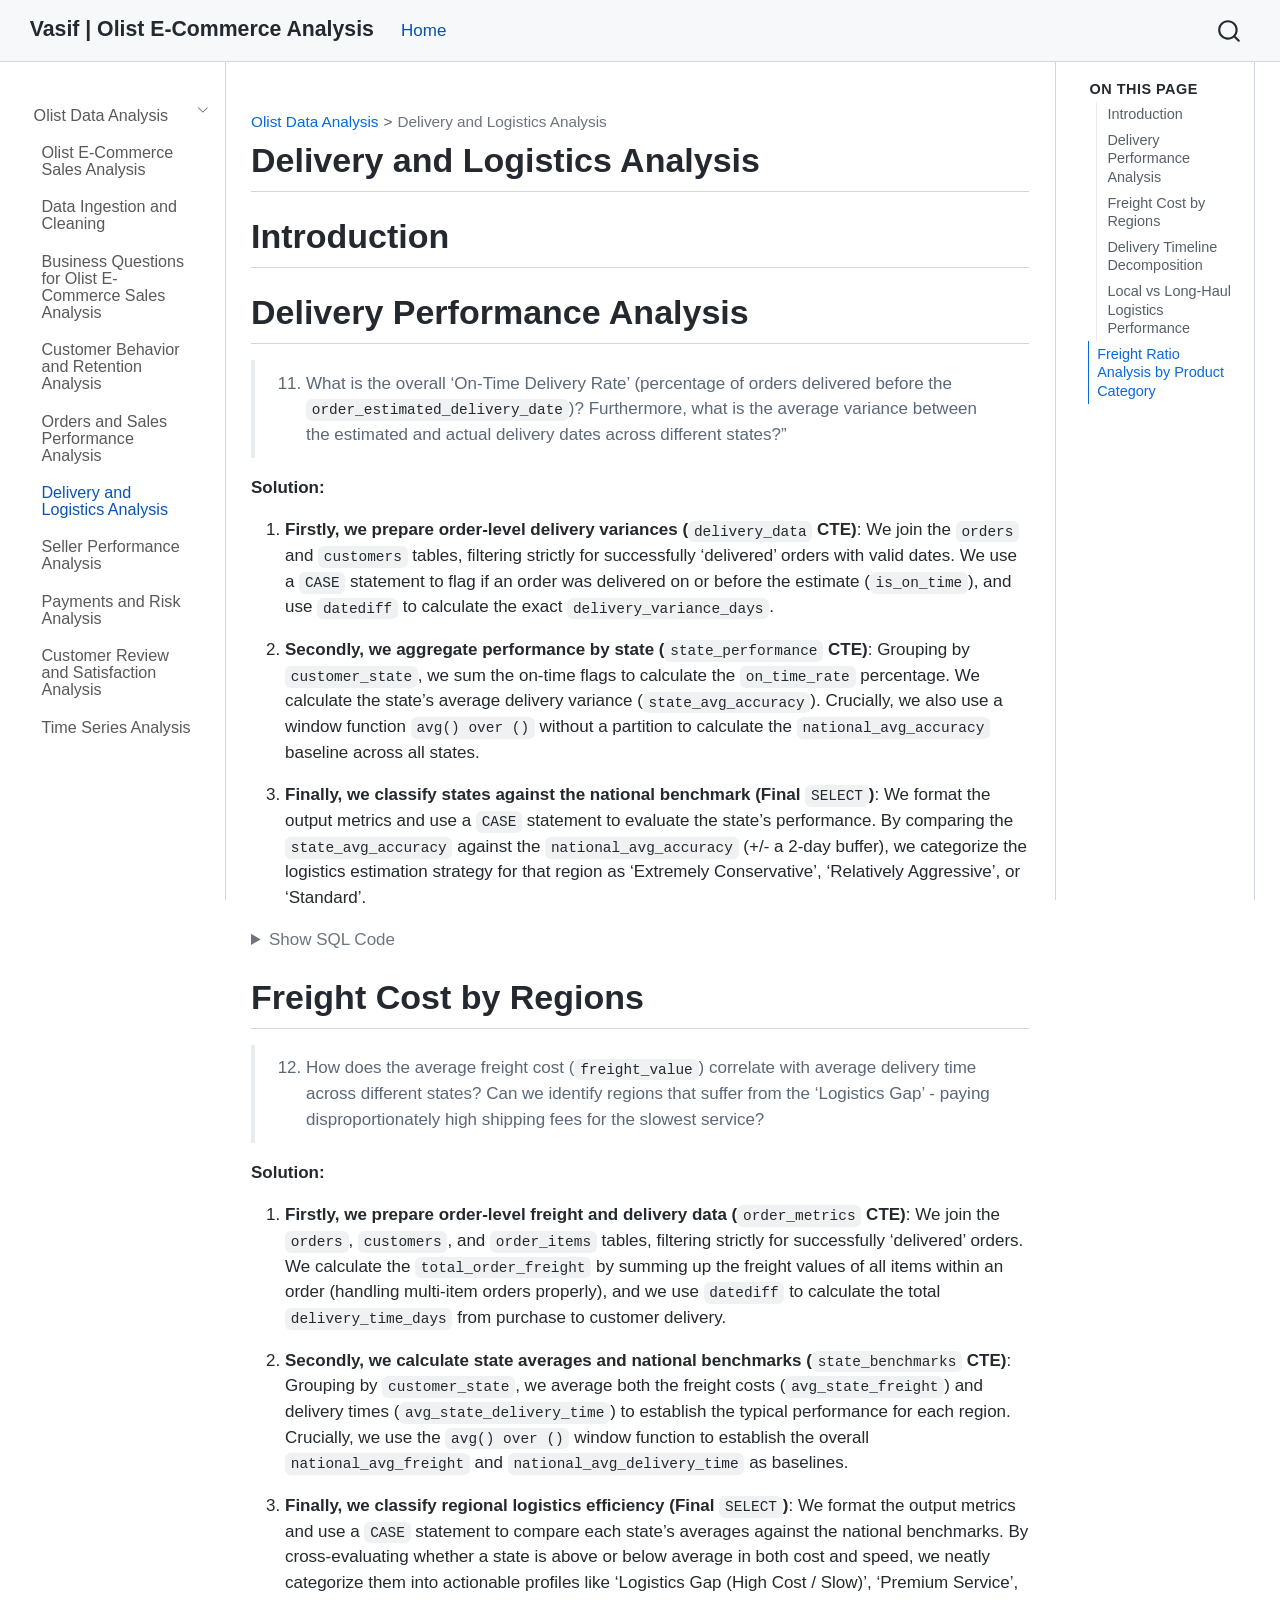
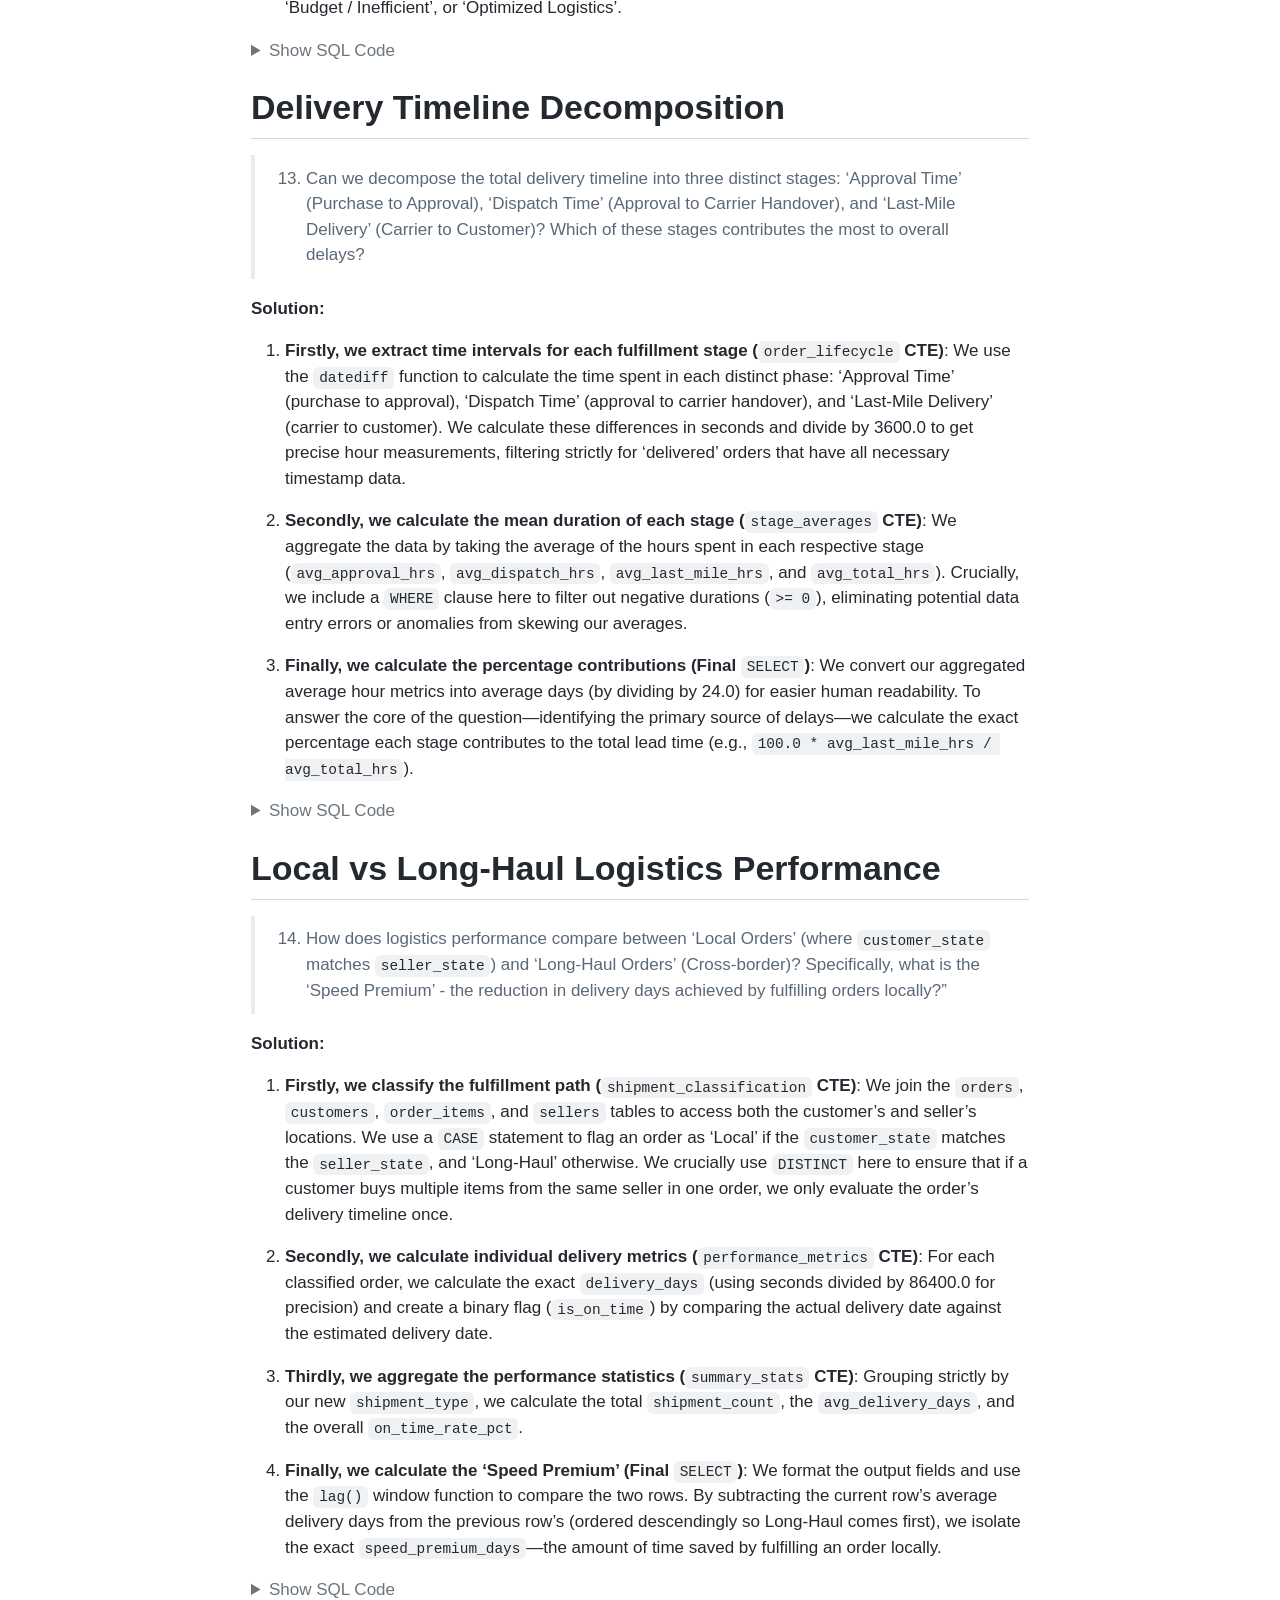
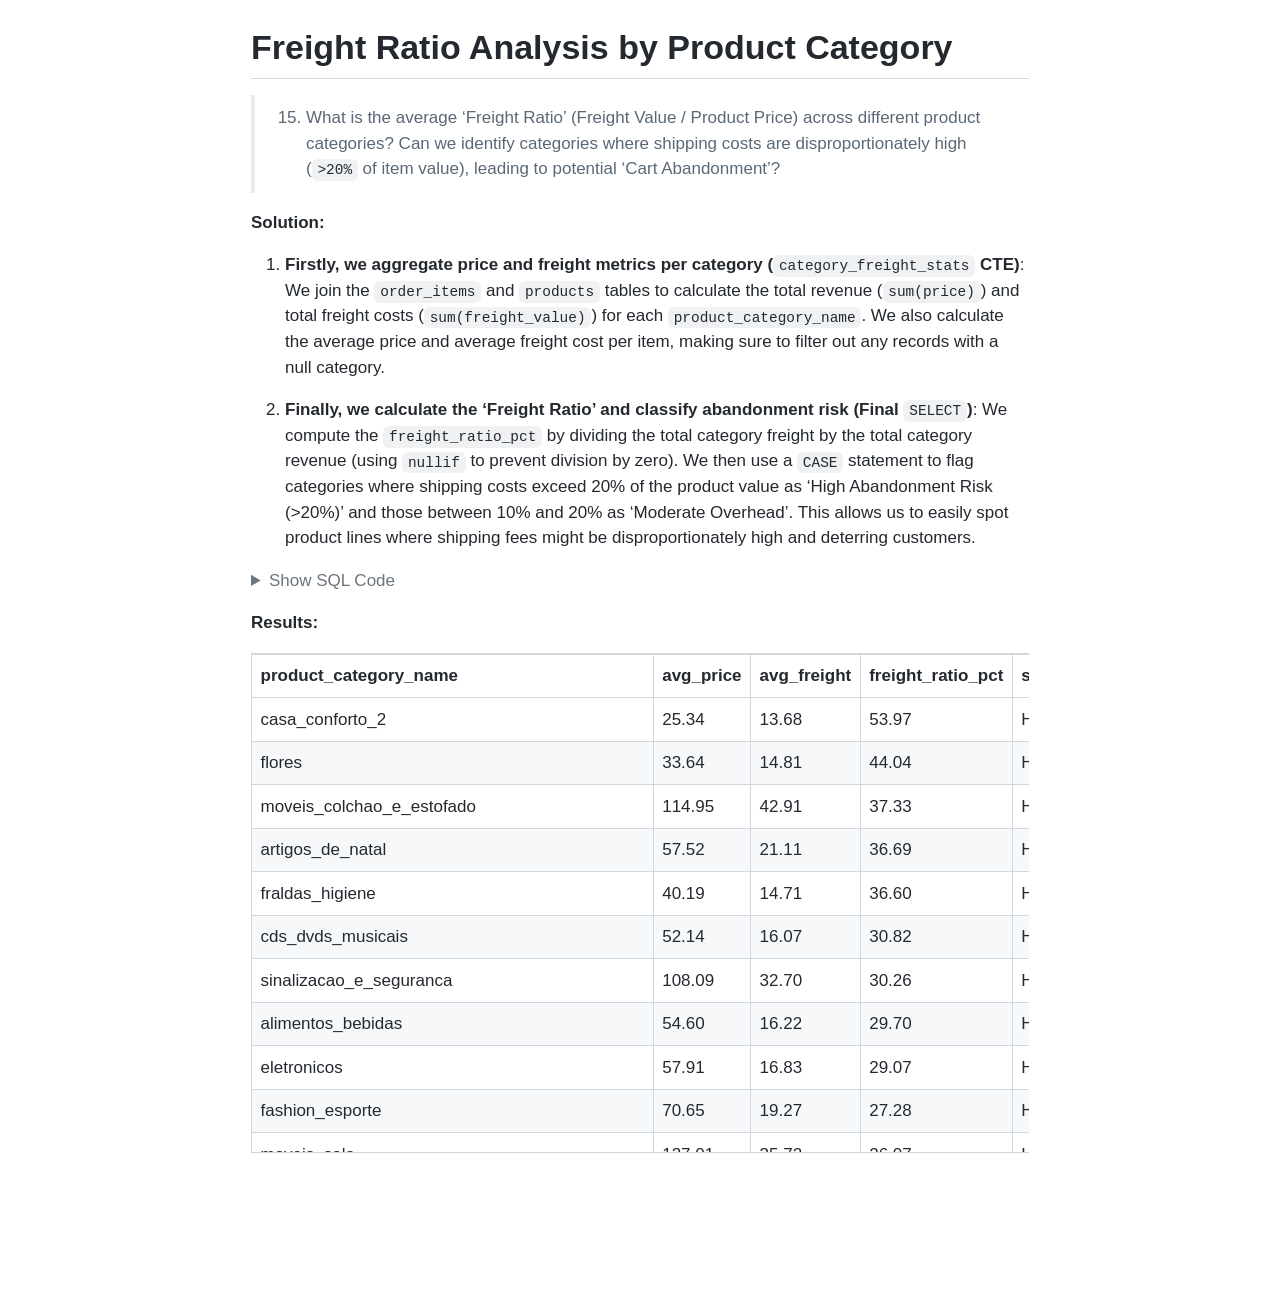
<file: docs/05_delivery_logistics.html>
<!DOCTYPE html>
<html xmlns="http://www.w3.org/1999/xhtml" lang="en" xml:lang="en"><head>

<meta charset="utf-8">
<meta name="generator" content="quarto-1.9.37">

<meta name="viewport" content="width=device-width, initial-scale=1.0, user-scalable=yes">


<title>Delivery and Logistics Analysis – Vasif | Olist E-Commerce Analysis</title>
<style>
/* Default styles provided by pandoc.
** See https://pandoc.org/MANUAL.html#variables-for-html for config info.
*/
code{white-space: pre-wrap;}
span.smallcaps{font-variant: small-caps;}
div.columns{display: flex; gap: min(4vw, 1.5em);}
div.column{flex: auto; overflow-x: auto;}
div.hanging-indent{margin-left: 1.5em; text-indent: -1.5em;}
ul.task-list{list-style: none;}
ul.task-list li input[type="checkbox"] {
  width: 0.8em;
  margin: 0 0.8em 0.2em -1em; /* quarto-specific, see https://github.com/quarto-dev/quarto-cli/issues/4556 */ 
  vertical-align: middle;
}
/* CSS for syntax highlighting */
html { -webkit-text-size-adjust: 100%; }
pre > code.sourceCode { white-space: pre; position: relative; }
pre > code.sourceCode > span { display: inline-block; line-height: 1.25; }
pre > code.sourceCode > span:empty { height: 1.2em; }
.sourceCode { overflow: visible; }
code.sourceCode > span { color: inherit; text-decoration: inherit; }
div.sourceCode { margin: 1em 0; }
pre.sourceCode { margin: 0; }
@media screen {
div.sourceCode { overflow: auto; }
}
@media print {
pre > code.sourceCode { white-space: pre-wrap; }
pre > code.sourceCode > span { text-indent: -5em; padding-left: 5em; }
}
pre.numberSource code
  { counter-reset: source-line 0; }
pre.numberSource code > span
  { position: relative; left: -4em; counter-increment: source-line; }
pre.numberSource code > span > a:first-child::before
  { content: counter(source-line);
    position: relative; left: -1em; text-align: right; vertical-align: baseline;
    border: none; display: inline-block;
    -webkit-touch-callout: none; -webkit-user-select: none;
    -khtml-user-select: none; -moz-user-select: none;
    -ms-user-select: none; user-select: none;
    padding: 0 4px; width: 4em;
  }
pre.numberSource { margin-left: 3em;  padding-left: 4px; }
div.sourceCode
  {   }
@media screen {
pre > code.sourceCode > span > a:first-child::before { text-decoration: underline; }
}
</style>


<script src="site_libs/quarto-nav/quarto-nav.js"></script>
<script src="site_libs/quarto-nav/headroom.min.js"></script>
<script src="site_libs/clipboard/clipboard.min.js"></script>
<script src="site_libs/quarto-search/autocomplete.umd.js"></script>
<script src="site_libs/quarto-search/fuse.min.js"></script>
<script src="site_libs/quarto-search/quarto-search.js"></script>
<meta name="quarto:offset" content="./">
<script src="site_libs/quarto-html/quarto.js" type="module"></script>
<script src="site_libs/quarto-html/tabsets/tabsets.js" type="module"></script>
<script src="site_libs/quarto-html/popper.min.js"></script>
<script src="site_libs/quarto-html/tippy.umd.min.js"></script>
<script src="site_libs/quarto-html/anchor.min.js"></script>
<link href="site_libs/quarto-html/tippy.css" rel="stylesheet">
<link href="site_libs/quarto-html/quarto-syntax-highlighting-acf12a64177840b8d86f2d4f01b2e9fb.css" rel="stylesheet" id="quarto-text-highlighting-styles">
<script src="site_libs/bootstrap/bootstrap.min.js"></script>
<link href="site_libs/bootstrap/bootstrap-icons.css" rel="stylesheet">
<link href="site_libs/bootstrap/bootstrap-948e61940ef19b6a40d753e4856fbf86.min.css" rel="stylesheet" append-hash="true" id="quarto-bootstrap" data-mode="light">
<script id="quarto-search-options" type="application/json">{
  "location": "navbar",
  "copy-button": false,
  "collapse-after": 3,
  "panel-placement": "end",
  "type": "overlay",
  "limit": 50,
  "keyboard-shortcut": [
    "f",
    "/",
    "s"
  ],
  "show-item-context": false,
  "language": {
    "search-no-results-text": "No results",
    "search-matching-documents-text": "matching documents",
    "search-copy-link-title": "Copy link to search",
    "search-hide-matches-text": "Hide additional matches",
    "search-more-match-text": "more match in this document",
    "search-more-matches-text": "more matches in this document",
    "search-clear-button-title": "Clear",
    "search-text-placeholder": "",
    "search-detached-cancel-button-title": "Cancel",
    "search-submit-button-title": "Submit",
    "search-label": "Search"
  }
}</script>


</head>

<body class="nav-sidebar docked nav-fixed quarto-light">

<div id="quarto-search-results"></div>
  <header id="quarto-header" class="headroom fixed-top">
    <nav class="navbar navbar-expand-lg " data-bs-theme="dark">
      <div class="navbar-container container-fluid">
      <div class="navbar-brand-container mx-auto">
    <a class="navbar-brand" href="./index.html">
    <span class="navbar-title">Vasif | Olist E-Commerce Analysis</span>
    </a>
  </div>
            <div id="quarto-search" class="" title="Search"></div>
          <button class="navbar-toggler" type="button" data-bs-toggle="collapse" data-bs-target="#navbarCollapse" aria-controls="navbarCollapse" role="menu" aria-expanded="false" aria-label="Toggle navigation" onclick="if (window.quartoToggleHeadroom) { window.quartoToggleHeadroom(); }">
  <span class="navbar-toggler-icon"></span>
</button>
          <div class="collapse navbar-collapse" id="navbarCollapse">
            <ul class="navbar-nav navbar-nav-scroll me-auto">
  <li class="nav-item">
    <a class="nav-link active" href="./index.html" aria-current="page"> 
<span class="menu-text">Home</span></a>
  </li>  
</ul>
          </div> <!-- /navcollapse -->
            <div class="quarto-navbar-tools">
</div>
      </div> <!-- /container-fluid -->
    </nav>
  <nav class="quarto-secondary-nav">
    <div class="container-fluid d-flex">
      <button type="button" class="quarto-btn-toggle btn" data-bs-toggle="collapse" role="button" data-bs-target=".quarto-sidebar-collapse-item" aria-controls="quarto-sidebar" aria-expanded="false" aria-label="Toggle sidebar navigation" onclick="if (window.quartoToggleHeadroom) { window.quartoToggleHeadroom(); }">
        <i class="bi bi-layout-text-sidebar-reverse"></i>
      </button>
        <nav class="quarto-page-breadcrumbs" aria-label="breadcrumb"><ol class="breadcrumb"><li class="breadcrumb-item"><a href="./index.html">Olist Data Analysis</a></li><li class="breadcrumb-item"><a href="./05_delivery_logistics.html">Delivery and Logistics Analysis</a></li></ol></nav>
        <a class="flex-grow-1" role="navigation" data-bs-toggle="collapse" data-bs-target=".quarto-sidebar-collapse-item" aria-controls="quarto-sidebar" aria-expanded="false" aria-label="Toggle sidebar navigation" onclick="if (window.quartoToggleHeadroom) { window.quartoToggleHeadroom(); }">      
        </a>
    </div>
  </nav>
</header>
<!-- content -->
<div id="quarto-content" class="quarto-container page-columns page-rows-contents page-layout-article page-navbar">
<!-- sidebar -->
  <nav id="quarto-sidebar" class="sidebar collapse collapse-horizontal quarto-sidebar-collapse-item sidebar-navigation docked overflow-auto">
    <div class="sidebar-menu-container"> 
    <ul class="list-unstyled mt-1">
        <li class="sidebar-item sidebar-item-section">
      <div class="sidebar-item-container"> 
            <a class="sidebar-item-text sidebar-link text-start" data-bs-toggle="collapse" data-bs-target="#quarto-sidebar-section-1" role="navigation" aria-expanded="true">
 <span class="menu-text">Olist Data Analysis</span></a>
          <a class="sidebar-item-toggle text-start" data-bs-toggle="collapse" data-bs-target="#quarto-sidebar-section-1" role="navigation" aria-expanded="true" aria-label="Toggle section">
            <i class="bi bi-chevron-right ms-2"></i>
          </a> 
      </div>
      <ul id="quarto-sidebar-section-1" class="collapse list-unstyled sidebar-section depth1 show">  
          <li class="sidebar-item">
  <div class="sidebar-item-container"> 
  <a href="./index.html" class="sidebar-item-text sidebar-link">
 <span class="menu-text">Olist E-Commerce Sales Analysis</span></a>
  </div>
</li>
          <li class="sidebar-item">
  <div class="sidebar-item-container"> 
  <a href="./01_data_normalization.html" class="sidebar-item-text sidebar-link">
 <span class="menu-text">Data Ingestion and Cleaning</span></a>
  </div>
</li>
          <li class="sidebar-item">
  <div class="sidebar-item-container"> 
  <a href="./02_business_questions.html" class="sidebar-item-text sidebar-link">
 <span class="menu-text">Business Questions for Olist E-Commerce Sales Analysis</span></a>
  </div>
</li>
          <li class="sidebar-item">
  <div class="sidebar-item-container"> 
  <a href="./03_customer_retention.html" class="sidebar-item-text sidebar-link">
 <span class="menu-text">Customer Behavior and Retention Analysis</span></a>
  </div>
</li>
          <li class="sidebar-item">
  <div class="sidebar-item-container"> 
  <a href="./04_orders_sales_performance.html" class="sidebar-item-text sidebar-link">
 <span class="menu-text">Orders and Sales Performance Analysis</span></a>
  </div>
</li>
          <li class="sidebar-item">
  <div class="sidebar-item-container"> 
  <a href="./05_delivery_logistics.html" class="sidebar-item-text sidebar-link active">
 <span class="menu-text">Delivery and Logistics Analysis</span></a>
  </div>
</li>
          <li class="sidebar-item">
  <div class="sidebar-item-container"> 
  <a href="./06_seller_performance.html" class="sidebar-item-text sidebar-link">
 <span class="menu-text">Seller Performance Analysis</span></a>
  </div>
</li>
          <li class="sidebar-item">
  <div class="sidebar-item-container"> 
  <a href="./07_payments_and_risk.html" class="sidebar-item-text sidebar-link">
 <span class="menu-text">Payments and Risk Analysis</span></a>
  </div>
</li>
          <li class="sidebar-item">
  <div class="sidebar-item-container"> 
  <a href="./08_customer_reviews.html" class="sidebar-item-text sidebar-link">
 <span class="menu-text">Customer Review and Satisfaction Analysis</span></a>
  </div>
</li>
          <li class="sidebar-item">
  <div class="sidebar-item-container"> 
  <a href="./09_time_series.html" class="sidebar-item-text sidebar-link">
 <span class="menu-text">Time Series Analysis</span></a>
  </div>
</li>
      </ul>
  </li>
    </ul>
    </div>
</nav>
<div id="quarto-sidebar-glass" class="quarto-sidebar-collapse-item" data-bs-toggle="collapse" data-bs-target=".quarto-sidebar-collapse-item"></div>
<!-- margin-sidebar -->
    <div id="quarto-margin-sidebar" class="sidebar margin-sidebar">
        <nav id="TOC" role="doc-toc" class="toc-active">
    <h2 id="toc-title">On this page</h2>
   
  <ul>
  <li><a href="#introduction" id="toc-introduction" class="nav-link active" data-scroll-target="#introduction">Introduction</a></li>
  <li><a href="#delivery-performance-analysis" id="toc-delivery-performance-analysis" class="nav-link" data-scroll-target="#delivery-performance-analysis">Delivery Performance Analysis</a></li>
  <li><a href="#freight-cost-by-regions" id="toc-freight-cost-by-regions" class="nav-link" data-scroll-target="#freight-cost-by-regions">Freight Cost by Regions</a></li>
  <li><a href="#delivery-timeline-decomposition" id="toc-delivery-timeline-decomposition" class="nav-link" data-scroll-target="#delivery-timeline-decomposition">Delivery Timeline Decomposition</a></li>
  <li><a href="#local-vs-long-haul-logistics-performance" id="toc-local-vs-long-haul-logistics-performance" class="nav-link" data-scroll-target="#local-vs-long-haul-logistics-performance">Local vs Long-Haul Logistics Performance</a></li>
  <li><a href="#freight-ratio-analysis-by-product-category" id="toc-freight-ratio-analysis-by-product-category" class="nav-link" data-scroll-target="#freight-ratio-analysis-by-product-category">Freight Ratio Analysis by Product Category</a></li>
  </ul>
</nav>
    </div>
<!-- main -->
<main class="content" id="quarto-document-content">

<header id="title-block-header" class="quarto-title-block default"><nav class="quarto-page-breadcrumbs quarto-title-breadcrumbs d-none d-lg-block" aria-label="breadcrumb"><ol class="breadcrumb"><li class="breadcrumb-item"><a href="./index.html">Olist Data Analysis</a></li><li class="breadcrumb-item"><a href="./05_delivery_logistics.html">Delivery and Logistics Analysis</a></li></ol></nav>
<div class="quarto-title">
<h1 class="title">Delivery and Logistics Analysis</h1>
</div>



<div class="quarto-title-meta">

    
  
    
  </div>
  


</header>


<section id="introduction" class="level1">
<h1>Introduction</h1>
</section>
<section id="delivery-performance-analysis" class="level1">
<h1>Delivery Performance Analysis</h1>
<blockquote class="blockquote">
<ol start="11" type="1">
<li>What is the overall ‘On-Time Delivery Rate’ (percentage of orders delivered before the <code>order_estimated_delivery_date</code>)? Furthermore, what is the average variance between the estimated and actual delivery dates across different states?”</li>
</ol>
</blockquote>
<p><strong>Solution:</strong></p>
<ol type="1">
<li><p><strong>Firstly, we prepare order-level delivery variances (<code>delivery_data</code> CTE)</strong>: We join the <code>orders</code> and <code>customers</code> tables, filtering strictly for successfully ‘delivered’ orders with valid dates. We use a <code>CASE</code> statement to flag if an order was delivered on or before the estimate (<code>is_on_time</code>), and use <code>datediff</code> to calculate the exact <code>delivery_variance_days</code>.</p></li>
<li><p><strong>Secondly, we aggregate performance by state (<code>state_performance</code> CTE)</strong>: Grouping by <code>customer_state</code>, we sum the on-time flags to calculate the <code>on_time_rate</code> percentage. We calculate the state’s average delivery variance (<code>state_avg_accuracy</code>). Crucially, we also use a window function <code>avg() over ()</code> without a partition to calculate the <code>national_avg_accuracy</code> baseline across all states.</p></li>
<li><p><strong>Finally, we classify states against the national benchmark (Final <code>SELECT</code>)</strong>: We format the output metrics and use a <code>CASE</code> statement to evaluate the state’s performance. By comparing the <code>state_avg_accuracy</code> against the <code>national_avg_accuracy</code> (+/- a 2-day buffer), we categorize the logistics estimation strategy for that region as ‘Extremely Conservative’, ‘Relatively Aggressive’, or ‘Standard’.</p></li>
</ol>
<details>
<summary>
Show SQL Code
</summary>
<div class="code-copy-outer-scaffold"><div class="sourceCode" id="cb1"><pre class="sourceCode sql code-with-copy"><code class="sourceCode sql"><span id="cb1-1"><a href="#cb1-1" aria-hidden="true" tabindex="-1"></a><span class="kw">with</span> delivery_data <span class="kw">as</span> (</span>
<span id="cb1-2"><a href="#cb1-2" aria-hidden="true" tabindex="-1"></a>    <span class="co">-- step 1: prepare variance data per order</span></span>
<span id="cb1-3"><a href="#cb1-3" aria-hidden="true" tabindex="-1"></a>    <span class="kw">select</span> </span>
<span id="cb1-4"><a href="#cb1-4" aria-hidden="true" tabindex="-1"></a>        c.customer_state,</span>
<span id="cb1-5"><a href="#cb1-5" aria-hidden="true" tabindex="-1"></a>        o.order_id,</span>
<span id="cb1-6"><a href="#cb1-6" aria-hidden="true" tabindex="-1"></a>        o.order_estimated_delivery_date,</span>
<span id="cb1-7"><a href="#cb1-7" aria-hidden="true" tabindex="-1"></a>        o.order_delivered_customer_date,</span>
<span id="cb1-8"><a href="#cb1-8" aria-hidden="true" tabindex="-1"></a>        <span class="cf">case</span> </span>
<span id="cb1-9"><a href="#cb1-9" aria-hidden="true" tabindex="-1"></a>            <span class="cf">when</span> o.order_delivered_customer_date <span class="op">&lt;=</span> o.order_estimated_delivery_date <span class="cf">then</span> <span class="dv">1</span> </span>
<span id="cb1-10"><a href="#cb1-10" aria-hidden="true" tabindex="-1"></a>            <span class="cf">else</span> <span class="dv">0</span> </span>
<span id="cb1-11"><a href="#cb1-11" aria-hidden="true" tabindex="-1"></a>        <span class="cf">end</span> <span class="kw">as</span> is_on_time,</span>
<span id="cb1-12"><a href="#cb1-12" aria-hidden="true" tabindex="-1"></a>        datediff(<span class="dt">day</span>, o.order_delivered_customer_date, o.order_estimated_delivery_date) <span class="kw">as</span> delivery_variance_days</span>
<span id="cb1-13"><a href="#cb1-13" aria-hidden="true" tabindex="-1"></a>    <span class="kw">from</span> </span>
<span id="cb1-14"><a href="#cb1-14" aria-hidden="true" tabindex="-1"></a>        orders o</span>
<span id="cb1-15"><a href="#cb1-15" aria-hidden="true" tabindex="-1"></a>    <span class="kw">inner</span> <span class="kw">join</span> </span>
<span id="cb1-16"><a href="#cb1-16" aria-hidden="true" tabindex="-1"></a>        customers c <span class="kw">on</span> o.customer_id <span class="op">=</span> c.customer_id</span>
<span id="cb1-17"><a href="#cb1-17" aria-hidden="true" tabindex="-1"></a>    <span class="kw">where</span> </span>
<span id="cb1-18"><a href="#cb1-18" aria-hidden="true" tabindex="-1"></a>        o.order_status <span class="op">=</span> <span class="st">'delivered'</span></span>
<span id="cb1-19"><a href="#cb1-19" aria-hidden="true" tabindex="-1"></a>        <span class="kw">and</span> o.order_delivered_customer_date <span class="kw">is</span> <span class="kw">not</span> <span class="kw">null</span></span>
<span id="cb1-20"><a href="#cb1-20" aria-hidden="true" tabindex="-1"></a>        <span class="kw">and</span> o.order_estimated_delivery_date <span class="kw">is</span> <span class="kw">not</span> <span class="kw">null</span></span>
<span id="cb1-21"><a href="#cb1-21" aria-hidden="true" tabindex="-1"></a>),</span>
<span id="cb1-22"><a href="#cb1-22" aria-hidden="true" tabindex="-1"></a></span>
<span id="cb1-23"><a href="#cb1-23" aria-hidden="true" tabindex="-1"></a>state_performance <span class="kw">as</span> (</span>
<span id="cb1-24"><a href="#cb1-24" aria-hidden="true" tabindex="-1"></a>    <span class="co">-- step 2: aggregate by state and calculate national benchmark</span></span>
<span id="cb1-25"><a href="#cb1-25" aria-hidden="true" tabindex="-1"></a>    <span class="kw">select</span> </span>
<span id="cb1-26"><a href="#cb1-26" aria-hidden="true" tabindex="-1"></a>        customer_state,</span>
<span id="cb1-27"><a href="#cb1-27" aria-hidden="true" tabindex="-1"></a>        <span class="fu">count</span>(order_id) <span class="kw">as</span> total_delivered_orders,</span>
<span id="cb1-28"><a href="#cb1-28" aria-hidden="true" tabindex="-1"></a>        <span class="fu">cast</span>(<span class="fl">100.0</span> <span class="op">*</span> <span class="fu">sum</span>(is_on_time) <span class="op">/</span> <span class="fu">count</span>(order_id) <span class="kw">as</span> <span class="dt">decimal</span>(<span class="dv">5</span>,<span class="dv">2</span>)) <span class="kw">as</span> on_time_rate,</span>
<span id="cb1-29"><a href="#cb1-29" aria-hidden="true" tabindex="-1"></a>        <span class="fu">avg</span>(delivery_variance_days <span class="op">*</span> <span class="fl">1.0</span>) <span class="kw">as</span> state_avg_accuracy,</span>
<span id="cb1-30"><a href="#cb1-30" aria-hidden="true" tabindex="-1"></a>        <span class="co">-- getting the national average across all states to use as a baseline</span></span>
<span id="cb1-31"><a href="#cb1-31" aria-hidden="true" tabindex="-1"></a>        <span class="fu">avg</span>(<span class="fu">avg</span>(delivery_variance_days <span class="op">*</span> <span class="fl">1.0</span>)) <span class="kw">over</span> () <span class="kw">as</span> national_avg_accuracy</span>
<span id="cb1-32"><a href="#cb1-32" aria-hidden="true" tabindex="-1"></a>    <span class="kw">from</span> </span>
<span id="cb1-33"><a href="#cb1-33" aria-hidden="true" tabindex="-1"></a>        delivery_data</span>
<span id="cb1-34"><a href="#cb1-34" aria-hidden="true" tabindex="-1"></a>    <span class="kw">group</span> <span class="kw">by</span> </span>
<span id="cb1-35"><a href="#cb1-35" aria-hidden="true" tabindex="-1"></a>        customer_state</span>
<span id="cb1-36"><a href="#cb1-36" aria-hidden="true" tabindex="-1"></a>)</span>
<span id="cb1-37"><a href="#cb1-37" aria-hidden="true" tabindex="-1"></a></span>
<span id="cb1-38"><a href="#cb1-38" aria-hidden="true" tabindex="-1"></a><span class="co">-- final output: categorizing states relative to the national logistics standard</span></span>
<span id="cb1-39"><a href="#cb1-39" aria-hidden="true" tabindex="-1"></a><span class="kw">select</span> </span>
<span id="cb1-40"><a href="#cb1-40" aria-hidden="true" tabindex="-1"></a>    customer_state,</span>
<span id="cb1-41"><a href="#cb1-41" aria-hidden="true" tabindex="-1"></a>    total_delivered_orders,</span>
<span id="cb1-42"><a href="#cb1-42" aria-hidden="true" tabindex="-1"></a>    on_time_rate,</span>
<span id="cb1-43"><a href="#cb1-43" aria-hidden="true" tabindex="-1"></a>    <span class="fu">cast</span>(state_avg_accuracy <span class="kw">as</span> <span class="dt">decimal</span>(<span class="dv">10</span>,<span class="dv">2</span>)) <span class="kw">as</span> avg_accuracy_days,</span>
<span id="cb1-44"><a href="#cb1-44" aria-hidden="true" tabindex="-1"></a>    <span class="fu">cast</span>(national_avg_accuracy <span class="kw">as</span> <span class="dt">decimal</span>(<span class="dv">10</span>,<span class="dv">2</span>)) <span class="kw">as</span> national_benchmark,</span>
<span id="cb1-45"><a href="#cb1-45" aria-hidden="true" tabindex="-1"></a>    <span class="cf">case</span> </span>
<span id="cb1-46"><a href="#cb1-46" aria-hidden="true" tabindex="-1"></a>        <span class="cf">when</span> state_avg_accuracy <span class="op">&gt;</span> national_avg_accuracy <span class="op">+</span> <span class="dv">2</span> <span class="cf">then</span> <span class="st">'Extremely Conservative (High Buffer)'</span></span>
<span id="cb1-47"><a href="#cb1-47" aria-hidden="true" tabindex="-1"></a>        <span class="cf">when</span> state_avg_accuracy <span class="op">&lt;</span> national_avg_accuracy <span class="op">-</span> <span class="dv">2</span> <span class="cf">then</span> <span class="st">'Relatively Aggressive (Lower Buffer)'</span></span>
<span id="cb1-48"><a href="#cb1-48" aria-hidden="true" tabindex="-1"></a>        <span class="cf">else</span> <span class="st">'Standard (Aligned with National Avg)'</span></span>
<span id="cb1-49"><a href="#cb1-49" aria-hidden="true" tabindex="-1"></a>    <span class="cf">end</span> <span class="kw">as</span> relative_performance</span>
<span id="cb1-50"><a href="#cb1-50" aria-hidden="true" tabindex="-1"></a><span class="kw">from</span> </span>
<span id="cb1-51"><a href="#cb1-51" aria-hidden="true" tabindex="-1"></a>    state_performance</span>
<span id="cb1-52"><a href="#cb1-52" aria-hidden="true" tabindex="-1"></a><span class="kw">order</span> <span class="kw">by</span> </span>
<span id="cb1-53"><a href="#cb1-53" aria-hidden="true" tabindex="-1"></a>    avg_accuracy_days <span class="kw">desc</span>;</span></code></pre></div><button title="Copy to Clipboard" class="code-copy-button"><i class="bi"></i></button></div>
</details>
</section>
<section id="freight-cost-by-regions" class="level1">
<h1>Freight Cost by Regions</h1>
<blockquote class="blockquote">
<ol start="12" type="1">
<li>How does the average freight cost (<code>freight_value</code>) correlate with average delivery time across different states? Can we identify regions that suffer from the ‘Logistics Gap’ - paying disproportionately high shipping fees for the slowest service?</li>
</ol>
</blockquote>
<p><strong>Solution:</strong></p>
<ol type="1">
<li><p><strong>Firstly, we prepare order-level freight and delivery data (<code>order_metrics</code> CTE)</strong>: We join the <code>orders</code>, <code>customers</code>, and <code>order_items</code> tables, filtering strictly for successfully ‘delivered’ orders. We calculate the <code>total_order_freight</code> by summing up the freight values of all items within an order (handling multi-item orders properly), and we use <code>datediff</code> to calculate the total <code>delivery_time_days</code> from purchase to customer delivery.</p></li>
<li><p><strong>Secondly, we calculate state averages and national benchmarks (<code>state_benchmarks</code> CTE)</strong>: Grouping by <code>customer_state</code>, we average both the freight costs (<code>avg_state_freight</code>) and delivery times (<code>avg_state_delivery_time</code>) to establish the typical performance for each region. Crucially, we use the <code>avg() over ()</code> window function to establish the overall <code>national_avg_freight</code> and <code>national_avg_delivery_time</code> as baselines.</p></li>
<li><p><strong>Finally, we classify regional logistics efficiency (Final <code>SELECT</code>)</strong>: We format the output metrics and use a <code>CASE</code> statement to compare each state’s averages against the national benchmarks. By cross-evaluating whether a state is above or below average in both cost and speed, we neatly categorize them into actionable profiles like ‘Logistics Gap (High Cost / Slow)’, ‘Premium Service’, ‘Budget / Inefficient’, or ‘Optimized Logistics’.</p></li>
</ol>
<details>
<summary>
Show SQL Code
</summary>
<div class="code-copy-outer-scaffold"><div class="sourceCode" id="cb2"><pre class="sourceCode sql code-with-copy"><code class="sourceCode sql"><span id="cb2-1"><a href="#cb2-1" aria-hidden="true" tabindex="-1"></a><span class="kw">with</span> order_metrics <span class="kw">as</span> (</span>
<span id="cb2-2"><a href="#cb2-2" aria-hidden="true" tabindex="-1"></a>    <span class="co">-- step 1: prepare freight and delivery time per order</span></span>
<span id="cb2-3"><a href="#cb2-3" aria-hidden="true" tabindex="-1"></a>    <span class="co">-- we sum freight_value per order first to handle cases with multiple items</span></span>
<span id="cb2-4"><a href="#cb2-4" aria-hidden="true" tabindex="-1"></a>    <span class="kw">select</span> </span>
<span id="cb2-5"><a href="#cb2-5" aria-hidden="true" tabindex="-1"></a>        o.order_id,</span>
<span id="cb2-6"><a href="#cb2-6" aria-hidden="true" tabindex="-1"></a>        c.customer_state,</span>
<span id="cb2-7"><a href="#cb2-7" aria-hidden="true" tabindex="-1"></a>        <span class="fu">sum</span>(oi.freight_value) <span class="kw">as</span> total_order_freight,</span>
<span id="cb2-8"><a href="#cb2-8" aria-hidden="true" tabindex="-1"></a>        datediff(<span class="dt">day</span>, o.order_purchase_timestamp, o.order_delivered_customer_date) <span class="kw">as</span> delivery_time_days</span>
<span id="cb2-9"><a href="#cb2-9" aria-hidden="true" tabindex="-1"></a>    <span class="kw">from</span> </span>
<span id="cb2-10"><a href="#cb2-10" aria-hidden="true" tabindex="-1"></a>        orders o</span>
<span id="cb2-11"><a href="#cb2-11" aria-hidden="true" tabindex="-1"></a>    <span class="kw">inner</span> <span class="kw">join</span> </span>
<span id="cb2-12"><a href="#cb2-12" aria-hidden="true" tabindex="-1"></a>        customers c <span class="kw">on</span> o.customer_id <span class="op">=</span> c.customer_id</span>
<span id="cb2-13"><a href="#cb2-13" aria-hidden="true" tabindex="-1"></a>    <span class="kw">inner</span> <span class="kw">join</span> </span>
<span id="cb2-14"><a href="#cb2-14" aria-hidden="true" tabindex="-1"></a>        order_items oi <span class="kw">on</span> o.order_id <span class="op">=</span> oi.order_id</span>
<span id="cb2-15"><a href="#cb2-15" aria-hidden="true" tabindex="-1"></a>    <span class="kw">where</span> </span>
<span id="cb2-16"><a href="#cb2-16" aria-hidden="true" tabindex="-1"></a>        o.order_status <span class="op">=</span> <span class="st">'delivered'</span></span>
<span id="cb2-17"><a href="#cb2-17" aria-hidden="true" tabindex="-1"></a>        <span class="kw">and</span> o.order_delivered_customer_date <span class="kw">is</span> <span class="kw">not</span> <span class="kw">null</span></span>
<span id="cb2-18"><a href="#cb2-18" aria-hidden="true" tabindex="-1"></a>    <span class="kw">group</span> <span class="kw">by</span> </span>
<span id="cb2-19"><a href="#cb2-19" aria-hidden="true" tabindex="-1"></a>        o.order_id, c.customer_state, o.order_purchase_timestamp, o.order_delivered_customer_date</span>
<span id="cb2-20"><a href="#cb2-20" aria-hidden="true" tabindex="-1"></a>),</span>
<span id="cb2-21"><a href="#cb2-21" aria-hidden="true" tabindex="-1"></a></span>
<span id="cb2-22"><a href="#cb2-22" aria-hidden="true" tabindex="-1"></a>state_benchmarks <span class="kw">as</span> (</span>
<span id="cb2-23"><a href="#cb2-23" aria-hidden="true" tabindex="-1"></a>    <span class="co">-- step 2: calculate state averages and compare to national benchmarks</span></span>
<span id="cb2-24"><a href="#cb2-24" aria-hidden="true" tabindex="-1"></a>    <span class="kw">select</span> </span>
<span id="cb2-25"><a href="#cb2-25" aria-hidden="true" tabindex="-1"></a>        customer_state,</span>
<span id="cb2-26"><a href="#cb2-26" aria-hidden="true" tabindex="-1"></a>        <span class="fu">avg</span>(total_order_freight) <span class="kw">as</span> avg_state_freight,</span>
<span id="cb2-27"><a href="#cb2-27" aria-hidden="true" tabindex="-1"></a>        <span class="fu">avg</span>(delivery_time_days <span class="op">*</span> <span class="fl">1.0</span>) <span class="kw">as</span> avg_state_delivery_time,</span>
<span id="cb2-28"><a href="#cb2-28" aria-hidden="true" tabindex="-1"></a>        <span class="co">-- national benchmarks using window functions</span></span>
<span id="cb2-29"><a href="#cb2-29" aria-hidden="true" tabindex="-1"></a>        <span class="fu">avg</span>(<span class="fu">avg</span>(total_order_freight)) <span class="kw">over</span> () <span class="kw">as</span> national_avg_freight,</span>
<span id="cb2-30"><a href="#cb2-30" aria-hidden="true" tabindex="-1"></a>        <span class="fu">avg</span>(<span class="fu">avg</span>(delivery_time_days <span class="op">*</span> <span class="fl">1.0</span>)) <span class="kw">over</span> () <span class="kw">as</span> national_avg_delivery_time</span>
<span id="cb2-31"><a href="#cb2-31" aria-hidden="true" tabindex="-1"></a>    <span class="kw">from</span> </span>
<span id="cb2-32"><a href="#cb2-32" aria-hidden="true" tabindex="-1"></a>        order_metrics</span>
<span id="cb2-33"><a href="#cb2-33" aria-hidden="true" tabindex="-1"></a>    <span class="kw">group</span> <span class="kw">by</span> </span>
<span id="cb2-34"><a href="#cb2-34" aria-hidden="true" tabindex="-1"></a>        customer_state</span>
<span id="cb2-35"><a href="#cb2-35" aria-hidden="true" tabindex="-1"></a>)</span>
<span id="cb2-36"><a href="#cb2-36" aria-hidden="true" tabindex="-1"></a></span>
<span id="cb2-37"><a href="#cb2-37" aria-hidden="true" tabindex="-1"></a><span class="co">-- final output: classifying the logistics efficiency of each state</span></span>
<span id="cb2-38"><a href="#cb2-38" aria-hidden="true" tabindex="-1"></a><span class="kw">select</span> </span>
<span id="cb2-39"><a href="#cb2-39" aria-hidden="true" tabindex="-1"></a>    customer_state,</span>
<span id="cb2-40"><a href="#cb2-40" aria-hidden="true" tabindex="-1"></a>    <span class="fu">cast</span>(avg_state_freight <span class="kw">as</span> <span class="dt">decimal</span>(<span class="dv">10</span>,<span class="dv">2</span>)) <span class="kw">as</span> avg_freight,</span>
<span id="cb2-41"><a href="#cb2-41" aria-hidden="true" tabindex="-1"></a>    <span class="fu">cast</span>(avg_state_delivery_time <span class="kw">as</span> <span class="dt">decimal</span>(<span class="dv">10</span>,<span class="dv">2</span>)) <span class="kw">as</span> avg_delivery_days,</span>
<span id="cb2-42"><a href="#cb2-42" aria-hidden="true" tabindex="-1"></a>    <span class="cf">case</span> </span>
<span id="cb2-43"><a href="#cb2-43" aria-hidden="true" tabindex="-1"></a>        <span class="cf">when</span> avg_state_freight <span class="op">&gt;</span> national_avg_freight <span class="kw">and</span> avg_state_delivery_time <span class="op">&gt;</span> national_avg_delivery_time <span class="cf">then</span> <span class="st">'Logistics Gap (High Cost / Slow)'</span></span>
<span id="cb2-44"><a href="#cb2-44" aria-hidden="true" tabindex="-1"></a>        <span class="cf">when</span> avg_state_freight <span class="op">&gt;</span> national_avg_freight <span class="kw">and</span> avg_state_delivery_time <span class="op">&lt;=</span> national_avg_delivery_time <span class="cf">then</span> <span class="st">'Premium Service (High Cost / Fast)'</span></span>
<span id="cb2-45"><a href="#cb2-45" aria-hidden="true" tabindex="-1"></a>        <span class="cf">when</span> avg_state_freight <span class="op">&lt;=</span> national_avg_freight <span class="kw">and</span> avg_state_delivery_time <span class="op">&gt;</span> national_avg_delivery_time <span class="cf">then</span> <span class="st">'Budget / Inefficient (Low Cost / Slow)'</span></span>
<span id="cb2-46"><a href="#cb2-46" aria-hidden="true" tabindex="-1"></a>        <span class="cf">else</span> <span class="st">'Optimized Logistics (Low Cost / Fast)'</span></span>
<span id="cb2-47"><a href="#cb2-47" aria-hidden="true" tabindex="-1"></a>    <span class="cf">end</span> <span class="kw">as</span> logistics_classification</span>
<span id="cb2-48"><a href="#cb2-48" aria-hidden="true" tabindex="-1"></a><span class="kw">from</span> </span>
<span id="cb2-49"><a href="#cb2-49" aria-hidden="true" tabindex="-1"></a>    state_benchmarks</span>
<span id="cb2-50"><a href="#cb2-50" aria-hidden="true" tabindex="-1"></a><span class="kw">order</span> <span class="kw">by</span> </span>
<span id="cb2-51"><a href="#cb2-51" aria-hidden="true" tabindex="-1"></a>    avg_state_freight <span class="kw">desc</span>, avg_state_delivery_time <span class="kw">desc</span>;</span></code></pre></div><button title="Copy to Clipboard" class="code-copy-button"><i class="bi"></i></button></div>
</details>
</section>
<section id="delivery-timeline-decomposition" class="level1">
<h1>Delivery Timeline Decomposition</h1>
<blockquote class="blockquote">
<ol start="13" type="1">
<li>Can we decompose the total delivery timeline into three distinct stages: ‘Approval Time’ (Purchase to Approval), ‘Dispatch Time’ (Approval to Carrier Handover), and ‘Last-Mile Delivery’ (Carrier to Customer)? Which of these stages contributes the most to overall delays?</li>
</ol>
</blockquote>
<p><strong>Solution:</strong></p>
<ol type="1">
<li><p><strong>Firstly, we extract time intervals for each fulfillment stage (<code>order_lifecycle</code> CTE)</strong>: We use the <code>datediff</code> function to calculate the time spent in each distinct phase: ‘Approval Time’ (purchase to approval), ‘Dispatch Time’ (approval to carrier handover), and ‘Last-Mile Delivery’ (carrier to customer). We calculate these differences in seconds and divide by 3600.0 to get precise hour measurements, filtering strictly for ‘delivered’ orders that have all necessary timestamp data.</p></li>
<li><p><strong>Secondly, we calculate the mean duration of each stage (<code>stage_averages</code> CTE)</strong>: We aggregate the data by taking the average of the hours spent in each respective stage (<code>avg_approval_hrs</code>, <code>avg_dispatch_hrs</code>, <code>avg_last_mile_hrs</code>, and <code>avg_total_hrs</code>). Crucially, we include a <code>WHERE</code> clause here to filter out negative durations (<code>&gt;= 0</code>), eliminating potential data entry errors or anomalies from skewing our averages.</p></li>
<li><p><strong>Finally, we calculate the percentage contributions (Final <code>SELECT</code>)</strong>: We convert our aggregated average hour metrics into average days (by dividing by 24.0) for easier human readability. To answer the core of the question—identifying the primary source of delays—we calculate the exact percentage each stage contributes to the total lead time (e.g., <code>100.0 * avg_last_mile_hrs / avg_total_hrs</code>).</p></li>
</ol>
<details>
<summary>
Show SQL Code
</summary>
<div class="code-copy-outer-scaffold"><div class="sourceCode" id="cb3"><pre class="sourceCode sql code-with-copy"><code class="sourceCode sql"><span id="cb3-1"><a href="#cb3-1" aria-hidden="true" tabindex="-1"></a><span class="kw">with</span> order_lifecycle <span class="kw">as</span> (</span>
<span id="cb3-2"><a href="#cb3-2" aria-hidden="true" tabindex="-1"></a>    <span class="co">-- step 1: extract time intervals for each stage of the fulfillment process</span></span>
<span id="cb3-3"><a href="#cb3-3" aria-hidden="true" tabindex="-1"></a>    <span class="co">-- using hours (3600.0 seconds) to maintain precision for fast stages like approval</span></span>
<span id="cb3-4"><a href="#cb3-4" aria-hidden="true" tabindex="-1"></a>    <span class="kw">select</span> </span>
<span id="cb3-5"><a href="#cb3-5" aria-hidden="true" tabindex="-1"></a>        order_id,</span>
<span id="cb3-6"><a href="#cb3-6" aria-hidden="true" tabindex="-1"></a>        <span class="co">-- stage 1: approval time (internal processing)</span></span>
<span id="cb3-7"><a href="#cb3-7" aria-hidden="true" tabindex="-1"></a>        approval_hours <span class="op">=</span> datediff(<span class="dt">second</span>, order_purchase_timestamp, order_approved_at) <span class="op">/</span> <span class="fl">3600.0</span>,</span>
<span id="cb3-8"><a href="#cb3-8" aria-hidden="true" tabindex="-1"></a>        </span>
<span id="cb3-9"><a href="#cb3-9" aria-hidden="true" tabindex="-1"></a>        <span class="co">-- stage 2: dispatch time (warehouse / seller preparation)</span></span>
<span id="cb3-10"><a href="#cb3-10" aria-hidden="true" tabindex="-1"></a>        dispatch_hours <span class="op">=</span> datediff(<span class="dt">second</span>, order_approved_at, order_delivered_carrier_date) <span class="op">/</span> <span class="fl">3600.0</span>,</span>
<span id="cb3-11"><a href="#cb3-11" aria-hidden="true" tabindex="-1"></a>        </span>
<span id="cb3-12"><a href="#cb3-12" aria-hidden="true" tabindex="-1"></a>        <span class="co">-- stage 3: last-mile delivery (carrier performance)</span></span>
<span id="cb3-13"><a href="#cb3-13" aria-hidden="true" tabindex="-1"></a>        last_mile_hours <span class="op">=</span> datediff(<span class="dt">second</span>, order_delivered_carrier_date, order_delivered_customer_date) <span class="op">/</span> <span class="fl">3600.0</span>,</span>
<span id="cb3-14"><a href="#cb3-14" aria-hidden="true" tabindex="-1"></a>        </span>
<span id="cb3-15"><a href="#cb3-15" aria-hidden="true" tabindex="-1"></a>        <span class="co">-- total lead time</span></span>
<span id="cb3-16"><a href="#cb3-16" aria-hidden="true" tabindex="-1"></a>        total_lead_time_hours <span class="op">=</span> datediff(<span class="dt">second</span>, order_purchase_timestamp, order_delivered_customer_date) <span class="op">/</span> <span class="fl">3600.0</span></span>
<span id="cb3-17"><a href="#cb3-17" aria-hidden="true" tabindex="-1"></a>    <span class="kw">from</span> </span>
<span id="cb3-18"><a href="#cb3-18" aria-hidden="true" tabindex="-1"></a>        orders</span>
<span id="cb3-19"><a href="#cb3-19" aria-hidden="true" tabindex="-1"></a>    <span class="kw">where</span> </span>
<span id="cb3-20"><a href="#cb3-20" aria-hidden="true" tabindex="-1"></a>        order_status <span class="op">=</span> <span class="st">'delivered'</span></span>
<span id="cb3-21"><a href="#cb3-21" aria-hidden="true" tabindex="-1"></a>        <span class="kw">and</span> order_approved_at <span class="kw">is</span> <span class="kw">not</span> <span class="kw">null</span></span>
<span id="cb3-22"><a href="#cb3-22" aria-hidden="true" tabindex="-1"></a>        <span class="kw">and</span> order_delivered_carrier_date <span class="kw">is</span> <span class="kw">not</span> <span class="kw">null</span></span>
<span id="cb3-23"><a href="#cb3-23" aria-hidden="true" tabindex="-1"></a>        <span class="kw">and</span> order_delivered_customer_date <span class="kw">is</span> <span class="kw">not</span> <span class="kw">null</span></span>
<span id="cb3-24"><a href="#cb3-24" aria-hidden="true" tabindex="-1"></a>),</span>
<span id="cb3-25"><a href="#cb3-25" aria-hidden="true" tabindex="-1"></a></span>
<span id="cb3-26"><a href="#cb3-26" aria-hidden="true" tabindex="-1"></a>stage_averages <span class="kw">as</span> (</span>
<span id="cb3-27"><a href="#cb3-27" aria-hidden="true" tabindex="-1"></a>    <span class="co">-- step 2: calculate mean durations across all orders</span></span>
<span id="cb3-28"><a href="#cb3-28" aria-hidden="true" tabindex="-1"></a>    <span class="kw">select</span> </span>
<span id="cb3-29"><a href="#cb3-29" aria-hidden="true" tabindex="-1"></a>        avg_approval_hrs <span class="op">=</span> <span class="fu">avg</span>(approval_hours),</span>
<span id="cb3-30"><a href="#cb3-30" aria-hidden="true" tabindex="-1"></a>        avg_dispatch_hrs <span class="op">=</span> <span class="fu">avg</span>(dispatch_hours),</span>
<span id="cb3-31"><a href="#cb3-31" aria-hidden="true" tabindex="-1"></a>        avg_last_mile_hrs <span class="op">=</span> <span class="fu">avg</span>(last_mile_hours),</span>
<span id="cb3-32"><a href="#cb3-32" aria-hidden="true" tabindex="-1"></a>        avg_total_hrs <span class="op">=</span> <span class="fu">avg</span>(total_lead_time_hours)</span>
<span id="cb3-33"><a href="#cb3-33" aria-hidden="true" tabindex="-1"></a>    <span class="kw">from</span> </span>
<span id="cb3-34"><a href="#cb3-34" aria-hidden="true" tabindex="-1"></a>        order_lifecycle</span>
<span id="cb3-35"><a href="#cb3-35" aria-hidden="true" tabindex="-1"></a>    <span class="kw">where</span> </span>
<span id="cb3-36"><a href="#cb3-36" aria-hidden="true" tabindex="-1"></a>        <span class="co">-- filtering out negative values (data entry errors) to ensure clean averages</span></span>
<span id="cb3-37"><a href="#cb3-37" aria-hidden="true" tabindex="-1"></a>        approval_hours <span class="op">&gt;=</span> <span class="dv">0</span> <span class="kw">and</span> dispatch_hours <span class="op">&gt;=</span> <span class="dv">0</span> <span class="kw">and</span> last_mile_hours <span class="op">&gt;=</span> <span class="dv">0</span></span>
<span id="cb3-38"><a href="#cb3-38" aria-hidden="true" tabindex="-1"></a>)</span>
<span id="cb3-39"><a href="#cb3-39" aria-hidden="true" tabindex="-1"></a></span>
<span id="cb3-40"><a href="#cb3-40" aria-hidden="true" tabindex="-1"></a><span class="co">-- final output: showing the "weight" of each stage in the delivery process</span></span>
<span id="cb3-41"><a href="#cb3-41" aria-hidden="true" tabindex="-1"></a><span class="kw">select</span> </span>
<span id="cb3-42"><a href="#cb3-42" aria-hidden="true" tabindex="-1"></a>    <span class="fu">cast</span>(avg_approval_hrs <span class="op">/</span> <span class="fl">24.0</span> <span class="kw">as</span> <span class="dt">decimal</span>(<span class="dv">10</span>,<span class="dv">2</span>)) <span class="kw">as</span> avg_approval_days,</span>
<span id="cb3-43"><a href="#cb3-43" aria-hidden="true" tabindex="-1"></a>    <span class="fu">cast</span>(avg_dispatch_hrs <span class="op">/</span> <span class="fl">24.0</span> <span class="kw">as</span> <span class="dt">decimal</span>(<span class="dv">10</span>,<span class="dv">2</span>)) <span class="kw">as</span> avg_dispatch_days,</span>
<span id="cb3-44"><a href="#cb3-44" aria-hidden="true" tabindex="-1"></a>    <span class="fu">cast</span>(avg_last_mile_hrs <span class="op">/</span> <span class="fl">24.0</span> <span class="kw">as</span> <span class="dt">decimal</span>(<span class="dv">10</span>,<span class="dv">2</span>)) <span class="kw">as</span> avg_last_mile_days,</span>
<span id="cb3-45"><a href="#cb3-45" aria-hidden="true" tabindex="-1"></a>    <span class="fu">cast</span>(avg_total_hrs <span class="op">/</span> <span class="fl">24.0</span> <span class="kw">as</span> <span class="dt">decimal</span>(<span class="dv">10</span>,<span class="dv">2</span>)) <span class="kw">as</span> avg_total_lead_days,</span>
<span id="cb3-46"><a href="#cb3-46" aria-hidden="true" tabindex="-1"></a>    </span>
<span id="cb3-47"><a href="#cb3-47" aria-hidden="true" tabindex="-1"></a>    <span class="co">-- contribution percentages</span></span>
<span id="cb3-48"><a href="#cb3-48" aria-hidden="true" tabindex="-1"></a>    <span class="fu">cast</span>(<span class="fl">100.0</span> <span class="op">*</span> avg_approval_hrs <span class="op">/</span> avg_total_hrs <span class="kw">as</span> <span class="dt">decimal</span>(<span class="dv">5</span>,<span class="dv">2</span>)) <span class="kw">as</span> approval_pct_contribution,</span>
<span id="cb3-49"><a href="#cb3-49" aria-hidden="true" tabindex="-1"></a>    <span class="fu">cast</span>(<span class="fl">100.0</span> <span class="op">*</span> avg_dispatch_hrs <span class="op">/</span> avg_total_hrs <span class="kw">as</span> <span class="dt">decimal</span>(<span class="dv">5</span>,<span class="dv">2</span>)) <span class="kw">as</span> dispatch_pct_contribution,</span>
<span id="cb3-50"><a href="#cb3-50" aria-hidden="true" tabindex="-1"></a>    <span class="fu">cast</span>(<span class="fl">100.0</span> <span class="op">*</span> avg_last_mile_hrs <span class="op">/</span> avg_total_hrs <span class="kw">as</span> <span class="dt">decimal</span>(<span class="dv">5</span>,<span class="dv">2</span>)) <span class="kw">as</span> last_mile_pct_contribution</span>
<span id="cb3-51"><a href="#cb3-51" aria-hidden="true" tabindex="-1"></a><span class="kw">from</span> </span>
<span id="cb3-52"><a href="#cb3-52" aria-hidden="true" tabindex="-1"></a>    stage_averages;</span></code></pre></div><button title="Copy to Clipboard" class="code-copy-button"><i class="bi"></i></button></div>
</details>
</section>
<section id="local-vs-long-haul-logistics-performance" class="level1">
<h1>Local vs Long-Haul Logistics Performance</h1>
<blockquote class="blockquote">
<ol start="14" type="1">
<li>How does logistics performance compare between ‘Local Orders’ (where <code>customer_state</code> matches <code>seller_state</code>) and ‘Long-Haul Orders’ (Cross-border)? Specifically, what is the ‘Speed Premium’ - the reduction in delivery days achieved by fulfilling orders locally?”</li>
</ol>
</blockquote>
<p><strong>Solution:</strong></p>
<ol type="1">
<li><p><strong>Firstly, we classify the fulfillment path (<code>shipment_classification</code> CTE)</strong>: We join the <code>orders</code>, <code>customers</code>, <code>order_items</code>, and <code>sellers</code> tables to access both the customer’s and seller’s locations. We use a <code>CASE</code> statement to flag an order as ‘Local’ if the <code>customer_state</code> matches the <code>seller_state</code>, and ‘Long-Haul’ otherwise. We crucially use <code>DISTINCT</code> here to ensure that if a customer buys multiple items from the same seller in one order, we only evaluate the order’s delivery timeline once.</p></li>
<li><p><strong>Secondly, we calculate individual delivery metrics (<code>performance_metrics</code> CTE)</strong>: For each classified order, we calculate the exact <code>delivery_days</code> (using seconds divided by 86400.0 for precision) and create a binary flag (<code>is_on_time</code>) by comparing the actual delivery date against the estimated delivery date.</p></li>
<li><p><strong>Thirdly, we aggregate the performance statistics (<code>summary_stats</code> CTE)</strong>: Grouping strictly by our new <code>shipment_type</code>, we calculate the total <code>shipment_count</code>, the <code>avg_delivery_days</code>, and the overall <code>on_time_rate_pct</code>.</p></li>
<li><p><strong>Finally, we calculate the ‘Speed Premium’ (Final <code>SELECT</code>)</strong>: We format the output fields and use the <code>lag()</code> window function to compare the two rows. By subtracting the current row’s average delivery days from the previous row’s (ordered descendingly so Long-Haul comes first), we isolate the exact <code>speed_premium_days</code>—the amount of time saved by fulfilling an order locally.</p></li>
</ol>
<details>
<summary>
Show SQL Code
</summary>
<div class="code-copy-outer-scaffold"><div class="sourceCode" id="cb4"><pre class="sourceCode sql code-with-copy"><code class="sourceCode sql"><span id="cb4-1"><a href="#cb4-1" aria-hidden="true" tabindex="-1"></a><span class="kw">with</span> shipment_classification <span class="kw">as</span> (</span>
<span id="cb4-2"><a href="#cb4-2" aria-hidden="true" tabindex="-1"></a>    <span class="co">-- step 1: link customers and sellers to classify the fulfillment path</span></span>
<span id="cb4-3"><a href="#cb4-3" aria-hidden="true" tabindex="-1"></a>    <span class="co">-- we use distinct to handle multiple items from the same seller in one order</span></span>
<span id="cb4-4"><a href="#cb4-4" aria-hidden="true" tabindex="-1"></a>    <span class="kw">select</span> <span class="kw">distinct</span></span>
<span id="cb4-5"><a href="#cb4-5" aria-hidden="true" tabindex="-1"></a>        o.order_id,</span>
<span id="cb4-6"><a href="#cb4-6" aria-hidden="true" tabindex="-1"></a>        c.customer_state,</span>
<span id="cb4-7"><a href="#cb4-7" aria-hidden="true" tabindex="-1"></a>        s.seller_state,</span>
<span id="cb4-8"><a href="#cb4-8" aria-hidden="true" tabindex="-1"></a>        o.order_purchase_timestamp,</span>
<span id="cb4-9"><a href="#cb4-9" aria-hidden="true" tabindex="-1"></a>        o.order_delivered_customer_date,</span>
<span id="cb4-10"><a href="#cb4-10" aria-hidden="true" tabindex="-1"></a>        o.order_estimated_delivery_date,</span>
<span id="cb4-11"><a href="#cb4-11" aria-hidden="true" tabindex="-1"></a>        <span class="co">-- classification logic</span></span>
<span id="cb4-12"><a href="#cb4-12" aria-hidden="true" tabindex="-1"></a>        <span class="cf">case</span> </span>
<span id="cb4-13"><a href="#cb4-13" aria-hidden="true" tabindex="-1"></a>            <span class="cf">when</span> c.customer_state <span class="op">=</span> s.seller_state <span class="cf">then</span> <span class="st">'Local'</span> </span>
<span id="cb4-14"><a href="#cb4-14" aria-hidden="true" tabindex="-1"></a>            <span class="cf">else</span> <span class="st">'Long-Haul'</span> </span>
<span id="cb4-15"><a href="#cb4-15" aria-hidden="true" tabindex="-1"></a>        <span class="cf">end</span> <span class="kw">as</span> shipment_type</span>
<span id="cb4-16"><a href="#cb4-16" aria-hidden="true" tabindex="-1"></a>    <span class="kw">from</span> </span>
<span id="cb4-17"><a href="#cb4-17" aria-hidden="true" tabindex="-1"></a>        orders o</span>
<span id="cb4-18"><a href="#cb4-18" aria-hidden="true" tabindex="-1"></a>    <span class="kw">inner</span> <span class="kw">join</span> </span>
<span id="cb4-19"><a href="#cb4-19" aria-hidden="true" tabindex="-1"></a>        customers c <span class="kw">on</span> o.customer_id <span class="op">=</span> c.customer_id</span>
<span id="cb4-20"><a href="#cb4-20" aria-hidden="true" tabindex="-1"></a>    <span class="kw">inner</span> <span class="kw">join</span> </span>
<span id="cb4-21"><a href="#cb4-21" aria-hidden="true" tabindex="-1"></a>        order_items oi <span class="kw">on</span> o.order_id <span class="op">=</span> oi.order_id</span>
<span id="cb4-22"><a href="#cb4-22" aria-hidden="true" tabindex="-1"></a>    <span class="kw">inner</span> <span class="kw">join</span> </span>
<span id="cb4-23"><a href="#cb4-23" aria-hidden="true" tabindex="-1"></a>        sellers s <span class="kw">on</span> oi.seller_id <span class="op">=</span> s.seller_id</span>
<span id="cb4-24"><a href="#cb4-24" aria-hidden="true" tabindex="-1"></a>    <span class="kw">where</span> </span>
<span id="cb4-25"><a href="#cb4-25" aria-hidden="true" tabindex="-1"></a>        o.order_status <span class="op">=</span> <span class="st">'delivered'</span></span>
<span id="cb4-26"><a href="#cb4-26" aria-hidden="true" tabindex="-1"></a>        <span class="kw">and</span> o.order_delivered_customer_date <span class="kw">is</span> <span class="kw">not</span> <span class="kw">null</span></span>
<span id="cb4-27"><a href="#cb4-27" aria-hidden="true" tabindex="-1"></a>),</span>
<span id="cb4-28"><a href="#cb4-28" aria-hidden="true" tabindex="-1"></a></span>
<span id="cb4-29"><a href="#cb4-29" aria-hidden="true" tabindex="-1"></a>performance_metrics <span class="kw">as</span> (</span>
<span id="cb4-30"><a href="#cb4-30" aria-hidden="true" tabindex="-1"></a>    <span class="co">-- step 2: calculate duration and on-time status for each shipment</span></span>
<span id="cb4-31"><a href="#cb4-31" aria-hidden="true" tabindex="-1"></a>    <span class="kw">select</span> </span>
<span id="cb4-32"><a href="#cb4-32" aria-hidden="true" tabindex="-1"></a>        shipment_type,</span>
<span id="cb4-33"><a href="#cb4-33" aria-hidden="true" tabindex="-1"></a>        datediff(<span class="dt">second</span>, order_purchase_timestamp, order_delivered_customer_date) <span class="op">/</span> <span class="fl">86400.0</span> <span class="kw">as</span> delivery_days,</span>
<span id="cb4-34"><a href="#cb4-34" aria-hidden="true" tabindex="-1"></a>        <span class="cf">case</span> <span class="cf">when</span> order_delivered_customer_date <span class="op">&lt;=</span> order_estimated_delivery_date <span class="cf">then</span> <span class="dv">1</span> <span class="cf">else</span> <span class="dv">0</span> <span class="cf">end</span> <span class="kw">as</span> is_on_time</span>
<span id="cb4-35"><a href="#cb4-35" aria-hidden="true" tabindex="-1"></a>    <span class="kw">from</span> </span>
<span id="cb4-36"><a href="#cb4-36" aria-hidden="true" tabindex="-1"></a>        shipment_classification</span>
<span id="cb4-37"><a href="#cb4-37" aria-hidden="true" tabindex="-1"></a>),</span>
<span id="cb4-38"><a href="#cb4-38" aria-hidden="true" tabindex="-1"></a></span>
<span id="cb4-39"><a href="#cb4-39" aria-hidden="true" tabindex="-1"></a>summary_stats <span class="kw">as</span> (</span>
<span id="cb4-40"><a href="#cb4-40" aria-hidden="true" tabindex="-1"></a>    <span class="co">-- step 3: aggregate results by shipment type</span></span>
<span id="cb4-41"><a href="#cb4-41" aria-hidden="true" tabindex="-1"></a>    <span class="kw">select</span> </span>
<span id="cb4-42"><a href="#cb4-42" aria-hidden="true" tabindex="-1"></a>        shipment_type,</span>
<span id="cb4-43"><a href="#cb4-43" aria-hidden="true" tabindex="-1"></a>        <span class="fu">count</span>(<span class="op">*</span>) <span class="kw">as</span> shipment_count,</span>
<span id="cb4-44"><a href="#cb4-44" aria-hidden="true" tabindex="-1"></a>        <span class="fu">avg</span>(delivery_days) <span class="kw">as</span> avg_delivery_days,</span>
<span id="cb4-45"><a href="#cb4-45" aria-hidden="true" tabindex="-1"></a>        <span class="fu">cast</span>(<span class="fl">100.0</span> <span class="op">*</span> <span class="fu">sum</span>(is_on_time) <span class="op">/</span> <span class="fu">count</span>(<span class="op">*</span>) <span class="kw">as</span> <span class="dt">decimal</span>(<span class="dv">5</span>,<span class="dv">2</span>)) <span class="kw">as</span> on_time_rate_pct</span>
<span id="cb4-46"><a href="#cb4-46" aria-hidden="true" tabindex="-1"></a>    <span class="kw">from</span> </span>
<span id="cb4-47"><a href="#cb4-47" aria-hidden="true" tabindex="-1"></a>        performance_metrics</span>
<span id="cb4-48"><a href="#cb4-48" aria-hidden="true" tabindex="-1"></a>    <span class="kw">group</span> <span class="kw">by</span> </span>
<span id="cb4-49"><a href="#cb4-49" aria-hidden="true" tabindex="-1"></a>        shipment_type</span>
<span id="cb4-50"><a href="#cb4-50" aria-hidden="true" tabindex="-1"></a>)</span>
<span id="cb4-51"><a href="#cb4-51" aria-hidden="true" tabindex="-1"></a></span>
<span id="cb4-52"><a href="#cb4-52" aria-hidden="true" tabindex="-1"></a><span class="co">-- final output: comparing the two groups and calculating the speed premium</span></span>
<span id="cb4-53"><a href="#cb4-53" aria-hidden="true" tabindex="-1"></a><span class="kw">select</span> </span>
<span id="cb4-54"><a href="#cb4-54" aria-hidden="true" tabindex="-1"></a>    shipment_type,</span>
<span id="cb4-55"><a href="#cb4-55" aria-hidden="true" tabindex="-1"></a>    shipment_count,</span>
<span id="cb4-56"><a href="#cb4-56" aria-hidden="true" tabindex="-1"></a>    <span class="fu">cast</span>(avg_delivery_days <span class="kw">as</span> <span class="dt">decimal</span>(<span class="dv">10</span>,<span class="dv">2</span>)) <span class="kw">as</span> avg_delivery_days,</span>
<span id="cb4-57"><a href="#cb4-57" aria-hidden="true" tabindex="-1"></a>    on_time_rate_pct,</span>
<span id="cb4-58"><a href="#cb4-58" aria-hidden="true" tabindex="-1"></a>    <span class="co">-- speed premium: calculating how much faster local is compared to long-haul</span></span>
<span id="cb4-59"><a href="#cb4-59" aria-hidden="true" tabindex="-1"></a>    <span class="co">-- we use a window function to find the difference between the two rows</span></span>
<span id="cb4-60"><a href="#cb4-60" aria-hidden="true" tabindex="-1"></a>    <span class="fu">cast</span>(</span>
<span id="cb4-61"><a href="#cb4-61" aria-hidden="true" tabindex="-1"></a>        <span class="fu">lag</span>(avg_delivery_days) <span class="kw">over</span> (<span class="kw">order</span> <span class="kw">by</span> avg_delivery_days <span class="kw">desc</span>) <span class="op">-</span> avg_delivery_days </span>
<span id="cb4-62"><a href="#cb4-62" aria-hidden="true" tabindex="-1"></a>    <span class="kw">as</span> <span class="dt">decimal</span>(<span class="dv">10</span>,<span class="dv">2</span>)) <span class="kw">as</span> speed_premium_days</span>
<span id="cb4-63"><a href="#cb4-63" aria-hidden="true" tabindex="-1"></a><span class="kw">from</span> </span>
<span id="cb4-64"><a href="#cb4-64" aria-hidden="true" tabindex="-1"></a>    summary_stats;</span></code></pre></div><button title="Copy to Clipboard" class="code-copy-button"><i class="bi"></i></button></div>
</details>
</section>
<section id="freight-ratio-analysis-by-product-category" class="level1">
<h1>Freight Ratio Analysis by Product Category</h1>
<blockquote class="blockquote">
<ol start="15" type="1">
<li>What is the average ‘Freight Ratio’ (Freight Value / Product Price) across different product categories? Can we identify categories where shipping costs are disproportionately high (<code>&gt;20%</code> of item value), leading to potential ‘Cart Abandonment’?</li>
</ol>
</blockquote>
<p><strong>Solution:</strong></p>
<ol type="1">
<li><p><strong>Firstly, we aggregate price and freight metrics per category (<code>category_freight_stats</code> CTE)</strong>: We join the <code>order_items</code> and <code>products</code> tables to calculate the total revenue (<code>sum(price)</code>) and total freight costs (<code>sum(freight_value)</code>) for each <code>product_category_name</code>. We also calculate the average price and average freight cost per item, making sure to filter out any records with a null category.</p></li>
<li><p><strong>Finally, we calculate the ‘Freight Ratio’ and classify abandonment risk (Final <code>SELECT</code>)</strong>: We compute the <code>freight_ratio_pct</code> by dividing the total category freight by the total category revenue (using <code>nullif</code> to prevent division by zero). We then use a <code>CASE</code> statement to flag categories where shipping costs exceed 20% of the product value as ‘High Abandonment Risk (&gt;20%)’ and those between 10% and 20% as ‘Moderate Overhead’. This allows us to easily spot product lines where shipping fees might be disproportionately high and deterring customers.</p></li>
</ol>
<details>
<summary>
Show SQL Code
</summary>
<div class="code-copy-outer-scaffold"><div class="sourceCode" id="cb5"><pre class="sourceCode sql code-with-copy"><code class="sourceCode sql"><span id="cb5-1"><a href="#cb5-1" aria-hidden="true" tabindex="-1"></a><span class="kw">with</span> category_freight_stats <span class="kw">as</span> (</span>
<span id="cb5-2"><a href="#cb5-2" aria-hidden="true" tabindex="-1"></a>    <span class="co">-- step 1: aggregate total price and freight per category</span></span>
<span id="cb5-3"><a href="#cb5-3" aria-hidden="true" tabindex="-1"></a>    <span class="co">-- we use order_items directly as it contains both price and freight_value</span></span>
<span id="cb5-4"><a href="#cb5-4" aria-hidden="true" tabindex="-1"></a>    <span class="kw">select</span> </span>
<span id="cb5-5"><a href="#cb5-5" aria-hidden="true" tabindex="-1"></a>        p.product_category_name,</span>
<span id="cb5-6"><a href="#cb5-6" aria-hidden="true" tabindex="-1"></a>        <span class="fu">count</span>(oi.order_item_id) <span class="kw">as</span> total_items_sold,</span>
<span id="cb5-7"><a href="#cb5-7" aria-hidden="true" tabindex="-1"></a>        <span class="fu">avg</span>(oi.price) <span class="kw">as</span> avg_product_price,</span>
<span id="cb5-8"><a href="#cb5-8" aria-hidden="true" tabindex="-1"></a>        <span class="fu">avg</span>(oi.freight_value) <span class="kw">as</span> avg_freight_cost,</span>
<span id="cb5-9"><a href="#cb5-9" aria-hidden="true" tabindex="-1"></a>        <span class="fu">sum</span>(oi.price) <span class="kw">as</span> total_category_revenue,</span>
<span id="cb5-10"><a href="#cb5-10" aria-hidden="true" tabindex="-1"></a>        <span class="fu">sum</span>(oi.freight_value) <span class="kw">as</span> total_category_freight</span>
<span id="cb5-11"><a href="#cb5-11" aria-hidden="true" tabindex="-1"></a>    <span class="kw">from</span> </span>
<span id="cb5-12"><a href="#cb5-12" aria-hidden="true" tabindex="-1"></a>        order_items oi</span>
<span id="cb5-13"><a href="#cb5-13" aria-hidden="true" tabindex="-1"></a>    <span class="kw">inner</span> <span class="kw">join</span> </span>
<span id="cb5-14"><a href="#cb5-14" aria-hidden="true" tabindex="-1"></a>        products p <span class="kw">on</span> oi.product_id <span class="op">=</span> p.product_id</span>
<span id="cb5-15"><a href="#cb5-15" aria-hidden="true" tabindex="-1"></a>    <span class="kw">where</span> </span>
<span id="cb5-16"><a href="#cb5-16" aria-hidden="true" tabindex="-1"></a>        p.product_category_name <span class="kw">is</span> <span class="kw">not</span> <span class="kw">null</span></span>
<span id="cb5-17"><a href="#cb5-17" aria-hidden="true" tabindex="-1"></a>    <span class="kw">group</span> <span class="kw">by</span> </span>
<span id="cb5-18"><a href="#cb5-18" aria-hidden="true" tabindex="-1"></a>        p.product_category_name</span>
<span id="cb5-19"><a href="#cb5-19" aria-hidden="true" tabindex="-1"></a>)</span>
<span id="cb5-20"><a href="#cb5-20" aria-hidden="true" tabindex="-1"></a></span>
<span id="cb5-21"><a href="#cb5-21" aria-hidden="true" tabindex="-1"></a><span class="co">-- final output: calculating the ratio and risk levels</span></span>
<span id="cb5-22"><a href="#cb5-22" aria-hidden="true" tabindex="-1"></a><span class="kw">select</span> </span>
<span id="cb5-23"><a href="#cb5-23" aria-hidden="true" tabindex="-1"></a>    product_category_name,</span>
<span id="cb5-24"><a href="#cb5-24" aria-hidden="true" tabindex="-1"></a>    <span class="fu">cast</span>(avg_product_price <span class="kw">as</span> <span class="dt">decimal</span>(<span class="dv">10</span>,<span class="dv">2</span>)) <span class="kw">as</span> avg_price,</span>
<span id="cb5-25"><a href="#cb5-25" aria-hidden="true" tabindex="-1"></a>    <span class="fu">cast</span>(avg_freight_cost <span class="kw">as</span> <span class="dt">decimal</span>(<span class="dv">10</span>,<span class="dv">2</span>)) <span class="kw">as</span> avg_freight,</span>
<span id="cb5-26"><a href="#cb5-26" aria-hidden="true" tabindex="-1"></a>    <span class="co">-- freight ratio: what percentage of the product price is the shipping cost?</span></span>
<span id="cb5-27"><a href="#cb5-27" aria-hidden="true" tabindex="-1"></a>    <span class="fu">cast</span>(<span class="fl">100.0</span> <span class="op">*</span> total_category_freight <span class="op">/</span> <span class="fu">nullif</span>(total_category_revenue, <span class="dv">0</span>) <span class="kw">as</span> <span class="dt">decimal</span>(<span class="dv">5</span>,<span class="dv">2</span>)) <span class="kw">as</span> freight_ratio_pct,</span>
<span id="cb5-28"><a href="#cb5-28" aria-hidden="true" tabindex="-1"></a>    <span class="co">-- risk classification</span></span>
<span id="cb5-29"><a href="#cb5-29" aria-hidden="true" tabindex="-1"></a>    <span class="cf">case</span> </span>
<span id="cb5-30"><a href="#cb5-30" aria-hidden="true" tabindex="-1"></a>        <span class="cf">when</span> (total_category_freight <span class="op">/</span> <span class="fu">nullif</span>(total_category_revenue, <span class="dv">0</span>)) <span class="op">&gt;</span> <span class="fl">0.20</span> <span class="cf">then</span> <span class="st">'High Abandonment Risk (&gt;20%)'</span></span>
<span id="cb5-31"><a href="#cb5-31" aria-hidden="true" tabindex="-1"></a>        <span class="cf">when</span> (total_category_freight <span class="op">/</span> <span class="fu">nullif</span>(total_category_revenue, <span class="dv">0</span>)) <span class="kw">between</span> <span class="fl">0.10</span> <span class="kw">and</span> <span class="fl">0.20</span> <span class="cf">then</span> <span class="st">'Moderate Overhead'</span></span>
<span id="cb5-32"><a href="#cb5-32" aria-hidden="true" tabindex="-1"></a>        <span class="cf">else</span> <span class="st">'Optimized / Low Shipping Impact'</span></span>
<span id="cb5-33"><a href="#cb5-33" aria-hidden="true" tabindex="-1"></a>    <span class="cf">end</span> <span class="kw">as</span> shipping_cost_impact</span>
<span id="cb5-34"><a href="#cb5-34" aria-hidden="true" tabindex="-1"></a><span class="kw">from</span> </span>
<span id="cb5-35"><a href="#cb5-35" aria-hidden="true" tabindex="-1"></a>    category_freight_stats</span>
<span id="cb5-36"><a href="#cb5-36" aria-hidden="true" tabindex="-1"></a><span class="kw">order</span> <span class="kw">by</span> </span>
<span id="cb5-37"><a href="#cb5-37" aria-hidden="true" tabindex="-1"></a>    freight_ratio_pct <span class="kw">desc</span>;</span></code></pre></div><button title="Copy to Clipboard" class="code-copy-button"><i class="bi"></i></button></div>
</details>
<p><strong>Results:</strong></p>
<table class="caption-top table">
<colgroup>
<col style="width: 26%">
<col style="width: 11%">
<col style="width: 14%">
<col style="width: 21%">
<col style="width: 25%">
</colgroup>
<thead>
<tr class="header">
<th>product_category_name</th>
<th>avg_price</th>
<th>avg_freight</th>
<th>freight_ratio_pct</th>
<th>shipping_cost_impact</th>
</tr>
</thead>
<tbody>
<tr class="odd">
<td>casa_conforto_2</td>
<td>25.34</td>
<td>13.68</td>
<td>53.97</td>
<td>High Abandonment Risk (&gt;20%)</td>
</tr>
<tr class="even">
<td>flores</td>
<td>33.64</td>
<td>14.81</td>
<td>44.04</td>
<td>High Abandonment Risk (&gt;20%)</td>
</tr>
<tr class="odd">
<td>moveis_colchao_e_estofado</td>
<td>114.95</td>
<td>42.91</td>
<td>37.33</td>
<td>High Abandonment Risk (&gt;20%)</td>
</tr>
<tr class="even">
<td>artigos_de_natal</td>
<td>57.52</td>
<td>21.11</td>
<td>36.69</td>
<td>High Abandonment Risk (&gt;20%)</td>
</tr>
<tr class="odd">
<td>fraldas_higiene</td>
<td>40.19</td>
<td>14.71</td>
<td>36.60</td>
<td>High Abandonment Risk (&gt;20%)</td>
</tr>
<tr class="even">
<td>cds_dvds_musicais</td>
<td>52.14</td>
<td>16.07</td>
<td>30.82</td>
<td>High Abandonment Risk (&gt;20%)</td>
</tr>
<tr class="odd">
<td>sinalizacao_e_seguranca</td>
<td>108.09</td>
<td>32.70</td>
<td>30.26</td>
<td>High Abandonment Risk (&gt;20%)</td>
</tr>
<tr class="even">
<td>alimentos_bebidas</td>
<td>54.60</td>
<td>16.22</td>
<td>29.70</td>
<td>High Abandonment Risk (&gt;20%)</td>
</tr>
<tr class="odd">
<td>eletronicos</td>
<td>57.91</td>
<td>16.83</td>
<td>29.07</td>
<td>High Abandonment Risk (&gt;20%)</td>
</tr>
<tr class="even">
<td>fashion_esporte</td>
<td>70.65</td>
<td>19.27</td>
<td>27.28</td>
<td>High Abandonment Risk (&gt;20%)</td>
</tr>
<tr class="odd">
<td>moveis_sala</td>
<td>137.01</td>
<td>35.72</td>
<td>26.07</td>
<td>High Abandonment Risk (&gt;20%)</td>
</tr>
<tr class="even">
<td>moveis_cozinha_area_de_servico_jantar_e_jardim</td>
<td>164.87</td>
<td>42.70</td>
<td>25.90</td>
<td>High Abandonment Risk (&gt;20%)</td>
</tr>
<tr class="odd">
<td>bebidas</td>
<td>59.18</td>
<td>15.15</td>
<td>25.60</td>
<td>High Abandonment Risk (&gt;20%)</td>
</tr>
<tr class="even">
<td>moveis_escritorio</td>
<td>162.01</td>
<td>40.55</td>
<td>25.03</td>
<td>High Abandonment Risk (&gt;20%)</td>
</tr>
<tr class="odd">
<td>alimentos</td>
<td>57.63</td>
<td>14.26</td>
<td>24.74</td>
<td>High Abandonment Risk (&gt;20%)</td>
</tr>
<tr class="even">
<td>moveis_decoracao</td>
<td>87.56</td>
<td>20.73</td>
<td>23.67</td>
<td>High Abandonment Risk (&gt;20%)</td>
</tr>
<tr class="odd">
<td>moveis_quarto</td>
<td>183.75</td>
<td>42.50</td>
<td>23.13</td>
<td>High Abandonment Risk (&gt;20%)</td>
</tr>
<tr class="even">
<td>utilidades_domesticas</td>
<td>90.79</td>
<td>20.99</td>
<td>23.12</td>
<td>High Abandonment Risk (&gt;20%)</td>
</tr>
<tr class="odd">
<td>livros_tecnicos</td>
<td>71.52</td>
<td>16.04</td>
<td>22.43</td>
<td>High Abandonment Risk (&gt;20%)</td>
</tr>
<tr class="even">
<td>fashion_roupa_feminina</td>
<td>58.41</td>
<td>12.95</td>
<td>22.18</td>
<td>High Abandonment Risk (&gt;20%)</td>
</tr>
<tr class="odd">
<td>telefonia</td>
<td>71.21</td>
<td>15.67</td>
<td>22.00</td>
<td>High Abandonment Risk (&gt;20%)</td>
</tr>
<tr class="even">
<td>malas_acessorios</td>
<td>128.60</td>
<td>27.88</td>
<td>21.68</td>
<td>High Abandonment Risk (&gt;20%)</td>
</tr>
<tr class="odd">
<td>dvds_blu_ray</td>
<td>93.74</td>
<td>20.14</td>
<td>21.48</td>
<td>High Abandonment Risk (&gt;20%)</td>
</tr>
<tr class="even">
<td>fashion_calcados</td>
<td>89.93</td>
<td>18.77</td>
<td>20.88</td>
<td>High Abandonment Risk (&gt;20%)</td>
</tr>
<tr class="odd">
<td>construcao_ferramentas_jardim</td>
<td>108.05</td>
<td>22.32</td>
<td>20.65</td>
<td>High Abandonment Risk (&gt;20%)</td>
</tr>
<tr class="even">
<td>fashion_bolsas_e_acessorios</td>
<td>75.25</td>
<td>15.48</td>
<td>20.58</td>
<td>High Abandonment Risk (&gt;20%)</td>
</tr>
<tr class="odd">
<td>artes_e_artesanato</td>
<td>75.58</td>
<td>15.42</td>
<td>20.40</td>
<td>High Abandonment Risk (&gt;20%)</td>
</tr>
<tr class="even">
<td>ferramentas_jardim</td>
<td>111.63</td>
<td>22.77</td>
<td>20.39</td>
<td>High Abandonment Risk (&gt;20%)</td>
</tr>
<tr class="odd">
<td>papelaria</td>
<td>91.75</td>
<td>18.59</td>
<td>20.26</td>
<td>High Abandonment Risk (&gt;20%)</td>
</tr>
<tr class="even">
<td>fashion_underwear_e_moda_praia</td>
<td>72.84</td>
<td>14.63</td>
<td>20.08</td>
<td>High Abandonment Risk (&gt;20%)</td>
</tr>
<tr class="odd">
<td>fashion_roupa_masculina</td>
<td>81.80</td>
<td>16.31</td>
<td>19.93</td>
<td>Moderate Overhead</td>
</tr>
<tr class="even">
<td>industria_comercio_e_negocios</td>
<td>148.02</td>
<td>29.42</td>
<td>19.88</td>
<td>Moderate Overhead</td>
</tr>
<tr class="odd">
<td>cama_mesa_banho</td>
<td>93.30</td>
<td>18.42</td>
<td>19.74</td>
<td>Moderate Overhead</td>
</tr>
<tr class="even">
<td>livros_interesse_geral</td>
<td>84.73</td>
<td>16.63</td>
<td>19.62</td>
<td>Moderate Overhead</td>
</tr>
<tr class="odd">
<td>market_place</td>
<td>91.25</td>
<td>17.54</td>
<td>19.23</td>
<td>Moderate Overhead</td>
</tr>
<tr class="even">
<td>eletrodomesticos</td>
<td>103.98</td>
<td>19.22</td>
<td>18.48</td>
<td>Moderate Overhead</td>
</tr>
<tr class="odd">
<td>artigos_de_festas</td>
<td>104.31</td>
<td>19.26</td>
<td>18.46</td>
<td>Moderate Overhead</td>
</tr>
<tr class="even">
<td>construcao_ferramentas_iluminacao</td>
<td>135.13</td>
<td>24.95</td>
<td>18.46</td>
<td>Moderate Overhead</td>
</tr>
<tr class="odd">
<td>pet_shop</td>
<td>110.07</td>
<td>20.32</td>
<td>18.46</td>
<td>Moderate Overhead</td>
</tr>
<tr class="even">
<td>cine_foto</td>
<td>96.30</td>
<td>17.45</td>
<td>18.12</td>
<td>Moderate Overhead</td>
</tr>
<tr class="odd">
<td>esporte_lazer</td>
<td>114.34</td>
<td>19.51</td>
<td>17.06</td>
<td>Moderate Overhead</td>
</tr>
<tr class="even">
<td>fashion_roupa_infanto_juvenil</td>
<td>71.23</td>
<td>11.94</td>
<td>16.76</td>
<td>Moderate Overhead</td>
</tr>
<tr class="odd">
<td>artes</td>
<td>115.80</td>
<td>19.35</td>
<td>16.71</td>
<td>Moderate Overhead</td>
</tr>
<tr class="even">
<td>casa_construcao</td>
<td>137.56</td>
<td>22.90</td>
<td>16.65</td>
<td>Moderate Overhead</td>
</tr>
<tr class="odd">
<td>bebes</td>
<td>134.34</td>
<td>22.30</td>
<td>16.60</td>
<td>Moderate Overhead</td>
</tr>
<tr class="even">
<td>livros_importados</td>
<td>77.33</td>
<td>12.83</td>
<td>16.59</td>
<td>Moderate Overhead</td>
</tr>
<tr class="odd">
<td>tablets_impressao_imagem</td>
<td>90.70</td>
<td>14.77</td>
<td>16.29</td>
<td>Moderate Overhead</td>
</tr>
<tr class="even">
<td>la_cuisine</td>
<td>146.78</td>
<td>23.82</td>
<td>16.23</td>
<td>Moderate Overhead</td>
</tr>
<tr class="odd">
<td>informatica_acessorios</td>
<td>116.51</td>
<td>18.82</td>
<td>16.15</td>
<td>Moderate Overhead</td>
</tr>
<tr class="even">
<td>brinquedos</td>
<td>117.55</td>
<td>18.81</td>
<td>16.00</td>
<td>Moderate Overhead</td>
</tr>
<tr class="odd">
<td></td>
<td>112.00</td>
<td>17.57</td>
<td>15.69</td>
<td>Moderate Overhead</td>
</tr>
<tr class="even">
<td>automotivo</td>
<td>139.96</td>
<td>21.88</td>
<td>15.63</td>
<td>Moderate Overhead</td>
</tr>
<tr class="odd">
<td>seguros_e_servicos</td>
<td>141.64</td>
<td>20.61</td>
<td>14.55</td>
<td>Moderate Overhead</td>
</tr>
<tr class="even">
<td>casa_conforto</td>
<td>134.96</td>
<td>19.59</td>
<td>14.51</td>
<td>Moderate Overhead</td>
</tr>
<tr class="odd">
<td>beleza_saude</td>
<td>130.16</td>
<td>18.88</td>
<td>14.50</td>
<td>Moderate Overhead</td>
</tr>
<tr class="even">
<td>construcao_ferramentas_construcao</td>
<td>155.73</td>
<td>22.23</td>
<td>14.27</td>
<td>Moderate Overhead</td>
</tr>
<tr class="odd">
<td>perfumaria</td>
<td>116.74</td>
<td>15.86</td>
<td>13.58</td>
<td>Moderate Overhead</td>
</tr>
<tr class="even">
<td>cool_stuff</td>
<td>167.36</td>
<td>22.14</td>
<td>13.23</td>
<td>Moderate Overhead</td>
</tr>
<tr class="odd">
<td>construcao_ferramentas_ferramentas</td>
<td>154.41</td>
<td>19.71</td>
<td>12.77</td>
<td>Moderate Overhead</td>
</tr>
<tr class="even">
<td>consoles_games</td>
<td>138.49</td>
<td>17.44</td>
<td>12.59</td>
<td>Moderate Overhead</td>
</tr>
<tr class="odd">
<td>climatizacao</td>
<td>185.27</td>
<td>22.72</td>
<td>12.27</td>
<td>Moderate Overhead</td>
</tr>
<tr class="even">
<td>musica</td>
<td>158.80</td>
<td>18.17</td>
<td>11.44</td>
<td>Moderate Overhead</td>
</tr>
<tr class="odd">
<td>audio</td>
<td>139.25</td>
<td>15.69</td>
<td>11.27</td>
<td>Moderate Overhead</td>
</tr>
<tr class="even">
<td>instrumentos_musicais</td>
<td>281.62</td>
<td>27.41</td>
<td>9.73</td>
<td>Optimized / Low Shipping Impact</td>
</tr>
<tr class="odd">
<td>construcao_ferramentas_seguranca</td>
<td>208.99</td>
<td>20.20</td>
<td>9.67</td>
<td>Optimized / Low Shipping Impact</td>
</tr>
<tr class="even">
<td>eletrodomesticos_2</td>
<td>476.12</td>
<td>44.54</td>
<td>9.35</td>
<td>Optimized / Low Shipping Impact</td>
</tr>
<tr class="odd">
<td>pc_gamer</td>
<td>171.77</td>
<td>14.84</td>
<td>8.64</td>
<td>Optimized / Low Shipping Impact</td>
</tr>
<tr class="even">
<td>eletroportateis</td>
<td>280.78</td>
<td>23.59</td>
<td>8.40</td>
<td>Optimized / Low Shipping Impact</td>
</tr>
<tr class="odd">
<td>relogios_presentes</td>
<td>201.14</td>
<td>16.78</td>
<td>8.34</td>
<td>Optimized / Low Shipping Impact</td>
</tr>
<tr class="even">
<td>agro_industria_e_comercio</td>
<td>342.12</td>
<td>27.56</td>
<td>8.06</td>
<td>Optimized / Low Shipping Impact</td>
</tr>
<tr class="odd">
<td>portateis_cozinha_e_preparadores_de_alimentos</td>
<td>264.57</td>
<td>20.65</td>
<td>7.81</td>
<td>Optimized / Low Shipping Impact</td>
</tr>
<tr class="even">
<td>telefonia_fixa</td>
<td>225.69</td>
<td>17.57</td>
<td>7.78</td>
<td>Optimized / Low Shipping Impact</td>
</tr>
<tr class="odd">
<td>portateis_casa_forno_e_cafe</td>
<td>624.29</td>
<td>36.16</td>
<td>5.79</td>
<td>Optimized / Low Shipping Impact</td>
</tr>
<tr class="even">
<td>pcs</td>
<td>1098.34</td>
<td>48.45</td>
<td>4.41</td>
<td>Optimized / Low Shipping Impact</td>
</tr>
</tbody>
</table>


</section>

</main> <!-- /main -->
<script id="quarto-html-after-body" type="application/javascript">
  window.document.addEventListener("DOMContentLoaded", function (event) {
    const icon = "";
    const anchorJS = new window.AnchorJS();
    anchorJS.options = {
      placement: 'right',
      icon: icon
    };
    anchorJS.add('.anchored');
    const isCodeAnnotation = (el) => {
      for (const clz of el.classList) {
        if (clz.startsWith('code-annotation-')) {                     
          return true;
        }
      }
      return false;
    }
    const onCopySuccess = function(e) {
      // button target
      const button = e.trigger;
      // don't keep focus
      button.blur();
      // flash "checked"
      button.classList.add('code-copy-button-checked');
      var currentTitle = button.getAttribute("title");
      button.setAttribute("title", "Copied!");
      let tooltip;
      if (window.bootstrap) {
        button.setAttribute("data-bs-toggle", "tooltip");
        button.setAttribute("data-bs-placement", "left");
        button.setAttribute("data-bs-title", "Copied!");
        tooltip = new bootstrap.Tooltip(button, 
          { trigger: "manual", 
            customClass: "code-copy-button-tooltip",
            offset: [0, -8]});
        tooltip.show();    
      }
      setTimeout(function() {
        if (tooltip) {
          tooltip.hide();
          button.removeAttribute("data-bs-title");
          button.removeAttribute("data-bs-toggle");
          button.removeAttribute("data-bs-placement");
        }
        button.setAttribute("title", currentTitle);
        button.classList.remove('code-copy-button-checked');
      }, 1000);
      // clear code selection
      e.clearSelection();
    }
    const getTextToCopy = function(trigger) {
      const outerScaffold = trigger.parentElement.cloneNode(true);
      const codeEl = outerScaffold.querySelector('code');
      for (const childEl of codeEl.children) {
        if (isCodeAnnotation(childEl)) {
          childEl.remove();
        }
      }
      return codeEl.innerText;
    }
    const clipboard = new window.ClipboardJS('.code-copy-button:not([data-in-quarto-modal])', {
      text: getTextToCopy
    });
    clipboard.on('success', onCopySuccess);
    if (window.document.getElementById('quarto-embedded-source-code-modal')) {
      const clipboardModal = new window.ClipboardJS('.code-copy-button[data-in-quarto-modal]', {
        text: getTextToCopy,
        container: window.document.getElementById('quarto-embedded-source-code-modal')
      });
      clipboardModal.on('success', onCopySuccess);
    }
      var localhostRegex = new RegExp(/^(?:http|https):\/\/localhost\:?[0-9]*\//);
      var mailtoRegex = new RegExp(/^mailto:/);
        var filterRegex = new RegExp('/' + window.location.host + '/');
      var isInternal = (href) => {
          return filterRegex.test(href) || localhostRegex.test(href) || mailtoRegex.test(href);
      }
      // Inspect non-navigation links and adorn them if external
     var links = window.document.querySelectorAll('a[href]:not(.nav-link):not(.navbar-brand):not(.toc-action):not(.sidebar-link):not(.sidebar-item-toggle):not(.pagination-link):not(.no-external):not([aria-hidden]):not(.dropdown-item):not(.quarto-navigation-tool):not(.about-link)');
      for (var i=0; i<links.length; i++) {
        const link = links[i];
        if (!isInternal(link.href)) {
          // undo the damage that might have been done by quarto-nav.js in the case of
          // links that we want to consider external
          if (link.dataset.originalHref !== undefined) {
            link.href = link.dataset.originalHref;
          }
        }
      }
    function tippyHover(el, contentFn, onTriggerFn, onUntriggerFn) {
      const config = {
        allowHTML: true,
        maxWidth: 500,
        delay: 100,
        arrow: false,
        appendTo: function(el) {
            return el.parentElement;
        },
        interactive: true,
        interactiveBorder: 10,
        theme: 'quarto',
        placement: 'bottom-start',
      };
      if (contentFn) {
        config.content = contentFn;
      }
      if (onTriggerFn) {
        config.onTrigger = onTriggerFn;
      }
      if (onUntriggerFn) {
        config.onUntrigger = onUntriggerFn;
      }
      window.tippy(el, config); 
    }
    const noterefs = window.document.querySelectorAll('a[role="doc-noteref"]');
    for (var i=0; i<noterefs.length; i++) {
      const ref = noterefs[i];
      tippyHover(ref, function() {
        // use id or data attribute instead here
        let href = ref.getAttribute('data-footnote-href') || ref.getAttribute('href');
        try { href = new URL(href).hash; } catch {}
        const id = href.replace(/^#\/?/, "");
        const note = window.document.getElementById(id);
        if (note) {
          return note.innerHTML;
        } else {
          return "";
        }
      });
    }
    const xrefs = window.document.querySelectorAll('a.quarto-xref');
    const processXRef = (id, note) => {
      // Strip column container classes
      const stripColumnClz = (el) => {
        el.classList.remove("page-full", "page-columns");
        if (el.children) {
          for (const child of el.children) {
            stripColumnClz(child);
          }
        }
      }
      stripColumnClz(note)
      if (id === null || id.startsWith('sec-')) {
        // Special case sections, only their first couple elements
        const container = document.createElement("div");
        if (note.children && note.children.length > 2) {
          container.appendChild(note.children[0].cloneNode(true));
          for (let i = 1; i < note.children.length; i++) {
            const child = note.children[i];
            if (child.tagName === "P" && child.innerText === "") {
              continue;
            } else {
              container.appendChild(child.cloneNode(true));
              break;
            }
          }
          if (window.Quarto?.typesetMath) {
            window.Quarto.typesetMath(container);
          }
          return container.innerHTML
        } else {
          if (window.Quarto?.typesetMath) {
            window.Quarto.typesetMath(note);
          }
          return note.innerHTML;
        }
      } else {
        // Remove any anchor links if they are present
        const anchorLink = note.querySelector('a.anchorjs-link');
        if (anchorLink) {
          anchorLink.remove();
        }
        if (window.Quarto?.typesetMath) {
          window.Quarto.typesetMath(note);
        }
        if (note.classList.contains("callout")) {
          return note.outerHTML;
        } else {
          return note.innerHTML;
        }
      }
    }
    for (var i=0; i<xrefs.length; i++) {
      const xref = xrefs[i];
      tippyHover(xref, undefined, function(instance) {
        instance.disable();
        let url = xref.getAttribute('href');
        let hash = undefined; 
        if (url.startsWith('#')) {
          hash = url;
        } else {
          try { hash = new URL(url).hash; } catch {}
        }
        if (hash) {
          const id = hash.replace(/^#\/?/, "");
          const note = window.document.getElementById(id);
          if (note !== null) {
            try {
              const html = processXRef(id, note.cloneNode(true));
              instance.setContent(html);
            } finally {
              instance.enable();
              instance.show();
            }
          } else {
            // See if we can fetch this
            fetch(url.split('#')[0])
            .then(res => res.text())
            .then(html => {
              const parser = new DOMParser();
              const htmlDoc = parser.parseFromString(html, "text/html");
              const note = htmlDoc.getElementById(id);
              if (note !== null) {
                const html = processXRef(id, note);
                instance.setContent(html);
              } 
            }).finally(() => {
              instance.enable();
              instance.show();
            });
          }
        } else {
          // See if we can fetch a full url (with no hash to target)
          // This is a special case and we should probably do some content thinning / targeting
          fetch(url)
          .then(res => res.text())
          .then(html => {
            const parser = new DOMParser();
            const htmlDoc = parser.parseFromString(html, "text/html");
            const note = htmlDoc.querySelector('main.content');
            if (note !== null) {
              // This should only happen for chapter cross references
              // (since there is no id in the URL)
              // remove the first header
              if (note.children.length > 0 && note.children[0].tagName === "HEADER") {
                note.children[0].remove();
              }
              const html = processXRef(null, note);
              instance.setContent(html);
            } 
          }).finally(() => {
            instance.enable();
            instance.show();
          });
        }
      }, function(instance) {
      });
    }
        let selectedAnnoteEl;
        const selectorForAnnotation = ( cell, annotation) => {
          let cellAttr = 'data-code-cell="' + cell + '"';
          let lineAttr = 'data-code-annotation="' +  annotation + '"';
          const selector = 'span[' + cellAttr + '][' + lineAttr + ']';
          return selector;
        }
        const selectCodeLines = (annoteEl) => {
          const doc = window.document;
          const targetCell = annoteEl.getAttribute("data-target-cell");
          const targetAnnotation = annoteEl.getAttribute("data-target-annotation");
          const annoteSpan = window.document.querySelector(selectorForAnnotation(targetCell, targetAnnotation));
          const lines = annoteSpan.getAttribute("data-code-lines").split(",");
          const lineIds = lines.map((line) => {
            return targetCell + "-" + line;
          })
          let top = null;
          let height = null;
          let parent = null;
          if (lineIds.length > 0) {
              //compute the position of the single el (top and bottom and make a div)
              const el = window.document.getElementById(lineIds[0]);
              top = el.offsetTop;
              height = el.offsetHeight;
              parent = el.parentElement.parentElement;
            if (lineIds.length > 1) {
              const lastEl = window.document.getElementById(lineIds[lineIds.length - 1]);
              const bottom = lastEl.offsetTop + lastEl.offsetHeight;
              height = bottom - top;
            }
            if (top !== null && height !== null && parent !== null) {
              // cook up a div (if necessary) and position it 
              let div = window.document.getElementById("code-annotation-line-highlight");
              if (div === null) {
                div = window.document.createElement("div");
                div.setAttribute("id", "code-annotation-line-highlight");
                div.style.position = 'absolute';
                parent.appendChild(div);
              }
              div.style.top = top - 2 + "px";
              div.style.height = height + 4 + "px";
              div.style.left = 0;
              let gutterDiv = window.document.getElementById("code-annotation-line-highlight-gutter");
              if (gutterDiv === null) {
                gutterDiv = window.document.createElement("div");
                gutterDiv.setAttribute("id", "code-annotation-line-highlight-gutter");
                gutterDiv.style.position = 'absolute';
                const codeCell = window.document.getElementById(targetCell);
                const gutter = codeCell.querySelector('.code-annotation-gutter');
                gutter.appendChild(gutterDiv);
              }
              gutterDiv.style.top = top - 2 + "px";
              gutterDiv.style.height = height + 4 + "px";
            }
            selectedAnnoteEl = annoteEl;
          }
        };
        const unselectCodeLines = () => {
          const elementsIds = ["code-annotation-line-highlight", "code-annotation-line-highlight-gutter"];
          elementsIds.forEach((elId) => {
            const div = window.document.getElementById(elId);
            if (div) {
              div.remove();
            }
          });
          selectedAnnoteEl = undefined;
        };
          // Handle positioning of the toggle
      window.addEventListener(
        "resize",
        throttle(() => {
          elRect = undefined;
          if (selectedAnnoteEl) {
            selectCodeLines(selectedAnnoteEl);
          }
        }, 10)
      );
      function throttle(fn, ms) {
      let throttle = false;
      let timer;
        return (...args) => {
          if(!throttle) { // first call gets through
              fn.apply(this, args);
              throttle = true;
          } else { // all the others get throttled
              if(timer) clearTimeout(timer); // cancel #2
              timer = setTimeout(() => {
                fn.apply(this, args);
                timer = throttle = false;
              }, ms);
          }
        };
      }
        // Attach click handler to the DT
        const annoteDls = window.document.querySelectorAll('dt[data-target-cell]');
        for (const annoteDlNode of annoteDls) {
          annoteDlNode.addEventListener('click', (event) => {
            const clickedEl = event.target;
            if (clickedEl !== selectedAnnoteEl) {
              unselectCodeLines();
              const activeEl = window.document.querySelector('dt[data-target-cell].code-annotation-active');
              if (activeEl) {
                activeEl.classList.remove('code-annotation-active');
              }
              selectCodeLines(clickedEl);
              clickedEl.classList.add('code-annotation-active');
            } else {
              // Unselect the line
              unselectCodeLines();
              clickedEl.classList.remove('code-annotation-active');
            }
          });
        }
    const findCites = (el) => {
      const parentEl = el.parentElement;
      if (parentEl) {
        const cites = parentEl.dataset.cites;
        if (cites) {
          return {
            el,
            cites: cites.split(' ')
          };
        } else {
          return findCites(el.parentElement)
        }
      } else {
        return undefined;
      }
    };
    var bibliorefs = window.document.querySelectorAll('a[role="doc-biblioref"]');
    for (var i=0; i<bibliorefs.length; i++) {
      const ref = bibliorefs[i];
      const citeInfo = findCites(ref);
      if (citeInfo) {
        tippyHover(citeInfo.el, function() {
          var popup = window.document.createElement('div');
          citeInfo.cites.forEach(function(cite) {
            var citeDiv = window.document.createElement('div');
            citeDiv.classList.add('hanging-indent');
            citeDiv.classList.add('csl-entry');
            var biblioDiv = window.document.getElementById('ref-' + cite);
            if (biblioDiv) {
              citeDiv.innerHTML = biblioDiv.innerHTML;
            }
            popup.appendChild(citeDiv);
          });
          return popup.innerHTML;
        });
      }
    }
  });
  </script>
</div> <!-- /content -->




</body></html>
</file>
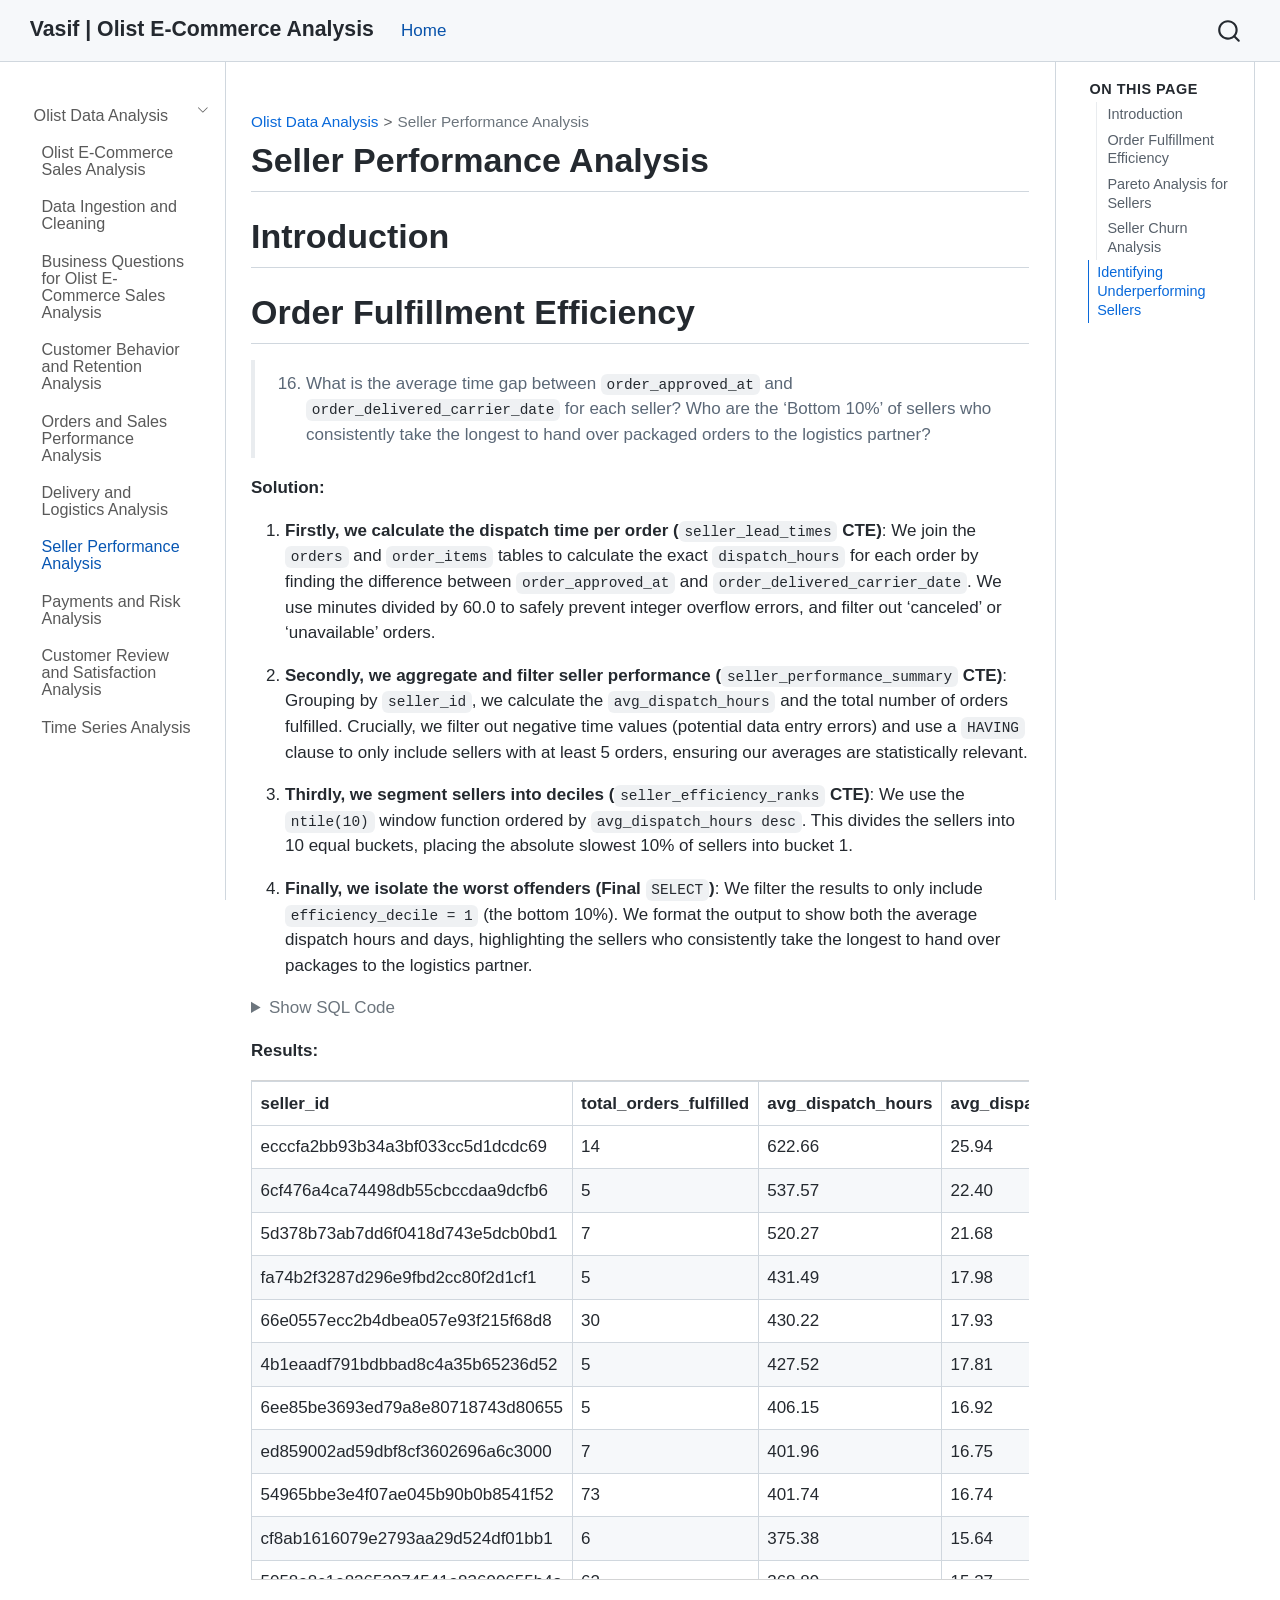
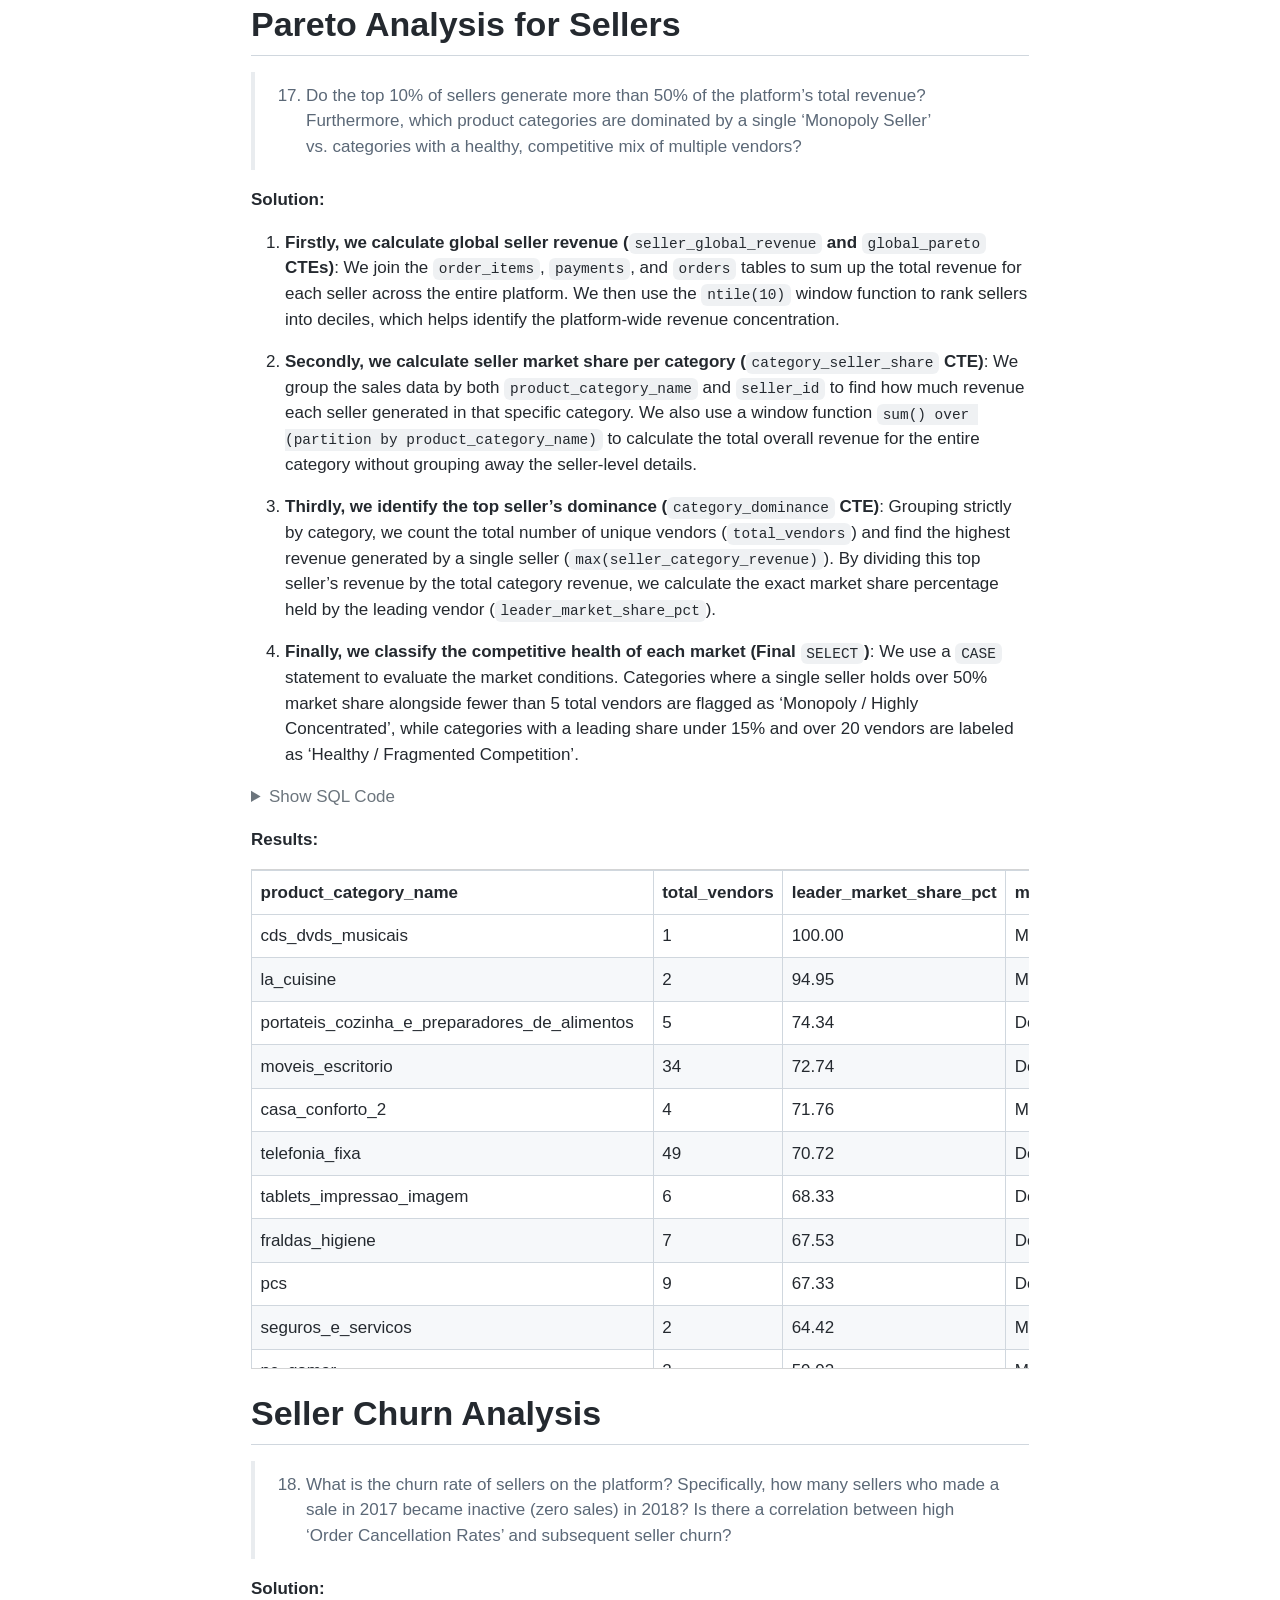
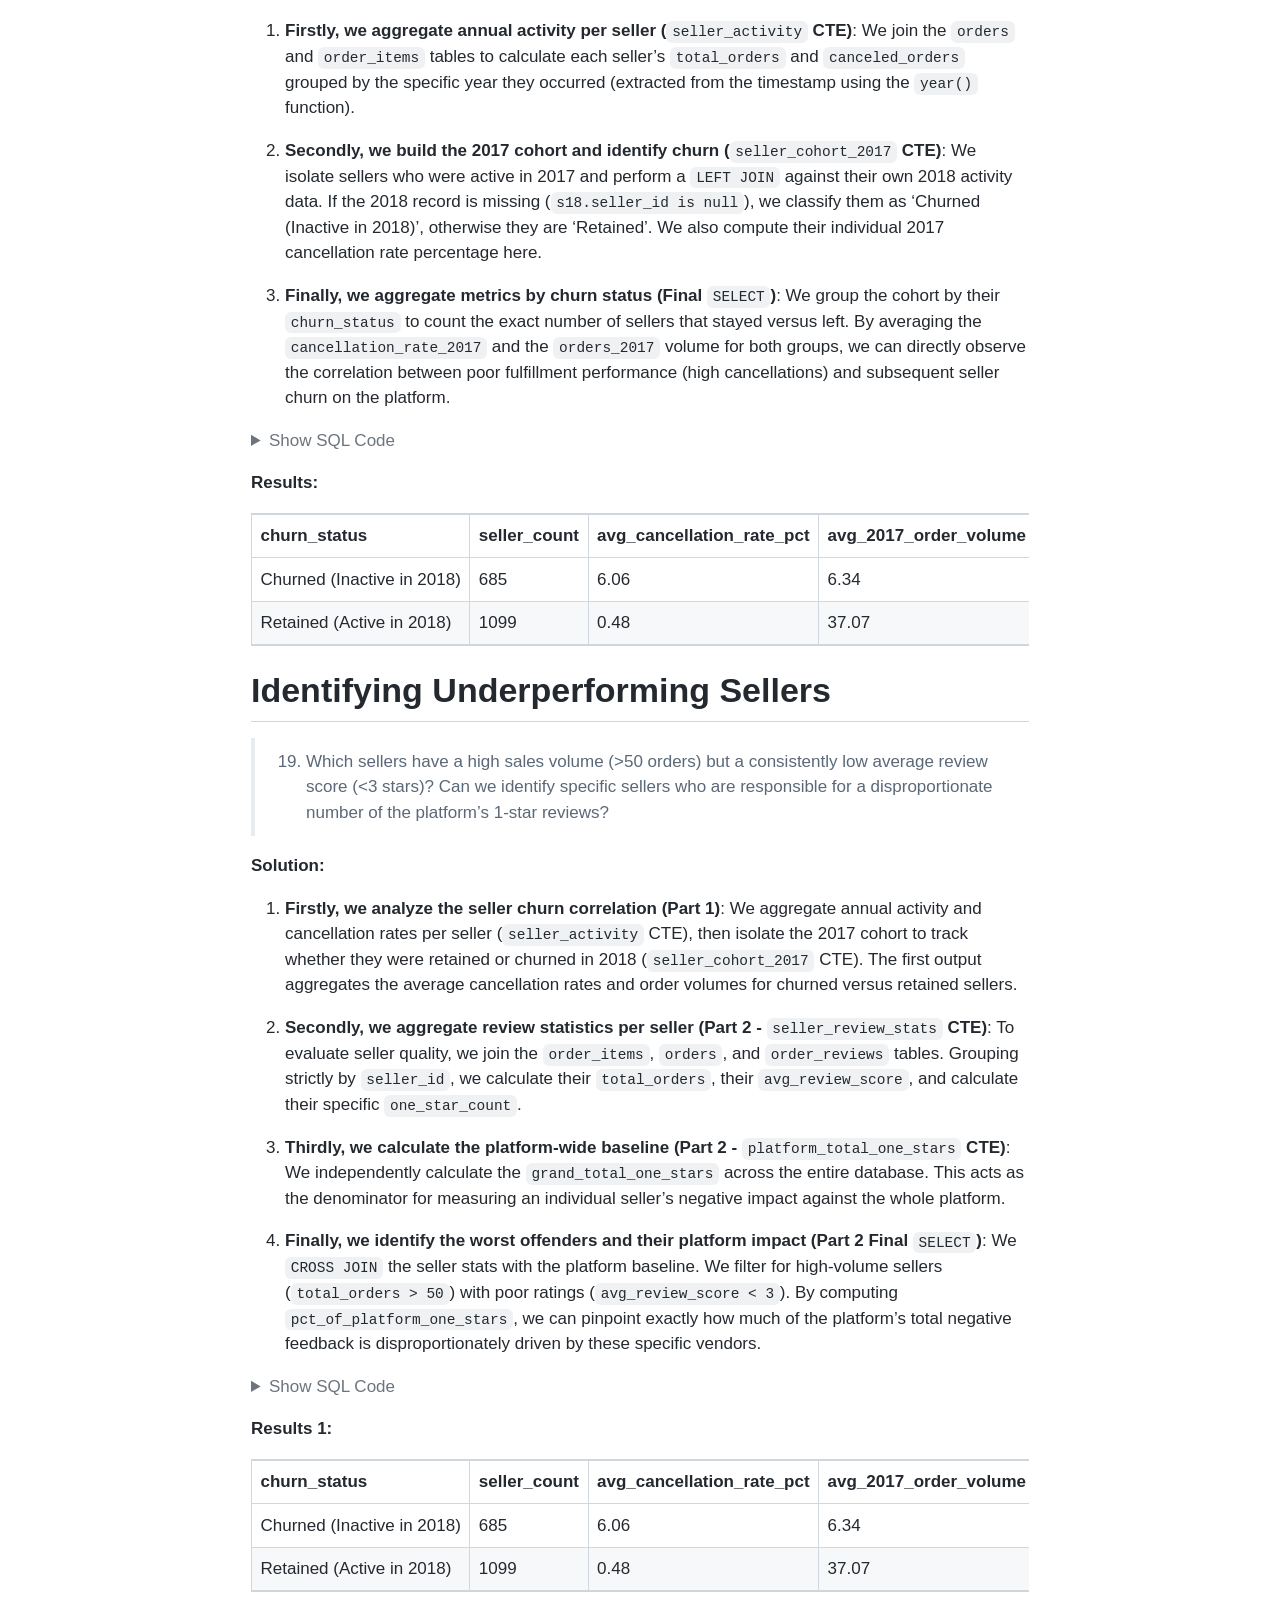
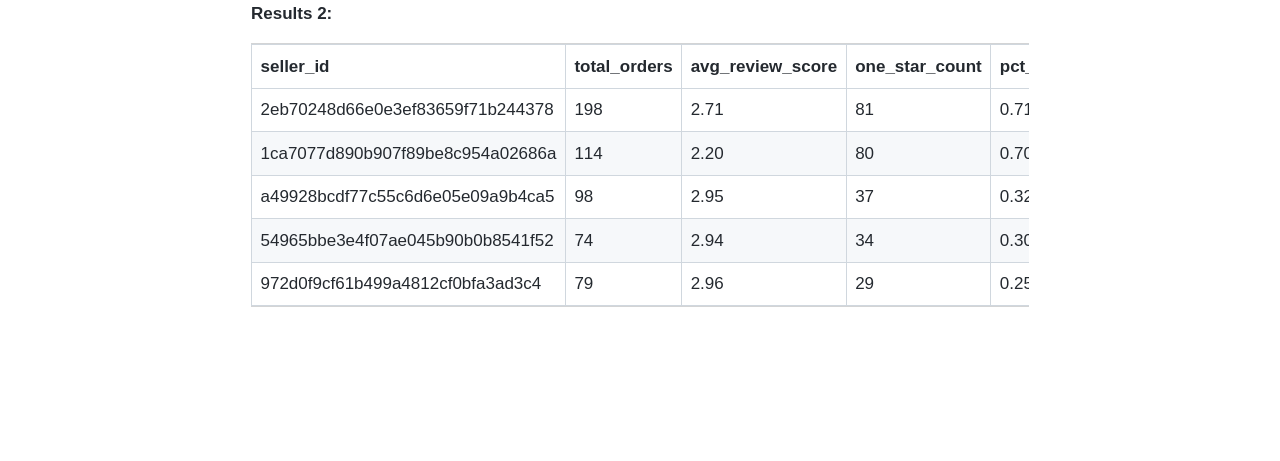
<file: docs/06_seller_performance.html>
<!DOCTYPE html>
<html xmlns="http://www.w3.org/1999/xhtml" lang="en" xml:lang="en"><head>

<meta charset="utf-8">
<meta name="generator" content="quarto-1.9.37">

<meta name="viewport" content="width=device-width, initial-scale=1.0, user-scalable=yes">


<title>Seller Performance Analysis – Vasif | Olist E-Commerce Analysis</title>
<style>
/* Default styles provided by pandoc.
** See https://pandoc.org/MANUAL.html#variables-for-html for config info.
*/
code{white-space: pre-wrap;}
span.smallcaps{font-variant: small-caps;}
div.columns{display: flex; gap: min(4vw, 1.5em);}
div.column{flex: auto; overflow-x: auto;}
div.hanging-indent{margin-left: 1.5em; text-indent: -1.5em;}
ul.task-list{list-style: none;}
ul.task-list li input[type="checkbox"] {
  width: 0.8em;
  margin: 0 0.8em 0.2em -1em; /* quarto-specific, see https://github.com/quarto-dev/quarto-cli/issues/4556 */ 
  vertical-align: middle;
}
/* CSS for syntax highlighting */
html { -webkit-text-size-adjust: 100%; }
pre > code.sourceCode { white-space: pre; position: relative; }
pre > code.sourceCode > span { display: inline-block; line-height: 1.25; }
pre > code.sourceCode > span:empty { height: 1.2em; }
.sourceCode { overflow: visible; }
code.sourceCode > span { color: inherit; text-decoration: inherit; }
div.sourceCode { margin: 1em 0; }
pre.sourceCode { margin: 0; }
@media screen {
div.sourceCode { overflow: auto; }
}
@media print {
pre > code.sourceCode { white-space: pre-wrap; }
pre > code.sourceCode > span { text-indent: -5em; padding-left: 5em; }
}
pre.numberSource code
  { counter-reset: source-line 0; }
pre.numberSource code > span
  { position: relative; left: -4em; counter-increment: source-line; }
pre.numberSource code > span > a:first-child::before
  { content: counter(source-line);
    position: relative; left: -1em; text-align: right; vertical-align: baseline;
    border: none; display: inline-block;
    -webkit-touch-callout: none; -webkit-user-select: none;
    -khtml-user-select: none; -moz-user-select: none;
    -ms-user-select: none; user-select: none;
    padding: 0 4px; width: 4em;
  }
pre.numberSource { margin-left: 3em;  padding-left: 4px; }
div.sourceCode
  {   }
@media screen {
pre > code.sourceCode > span > a:first-child::before { text-decoration: underline; }
}
</style>


<script src="site_libs/quarto-nav/quarto-nav.js"></script>
<script src="site_libs/quarto-nav/headroom.min.js"></script>
<script src="site_libs/clipboard/clipboard.min.js"></script>
<script src="site_libs/quarto-search/autocomplete.umd.js"></script>
<script src="site_libs/quarto-search/fuse.min.js"></script>
<script src="site_libs/quarto-search/quarto-search.js"></script>
<meta name="quarto:offset" content="./">
<script src="site_libs/quarto-html/quarto.js" type="module"></script>
<script src="site_libs/quarto-html/tabsets/tabsets.js" type="module"></script>
<script src="site_libs/quarto-html/popper.min.js"></script>
<script src="site_libs/quarto-html/tippy.umd.min.js"></script>
<script src="site_libs/quarto-html/anchor.min.js"></script>
<link href="site_libs/quarto-html/tippy.css" rel="stylesheet">
<link href="site_libs/quarto-html/quarto-syntax-highlighting-acf12a64177840b8d86f2d4f01b2e9fb.css" rel="stylesheet" id="quarto-text-highlighting-styles">
<script src="site_libs/bootstrap/bootstrap.min.js"></script>
<link href="site_libs/bootstrap/bootstrap-icons.css" rel="stylesheet">
<link href="site_libs/bootstrap/bootstrap-948e61940ef19b6a40d753e4856fbf86.min.css" rel="stylesheet" append-hash="true" id="quarto-bootstrap" data-mode="light">
<script id="quarto-search-options" type="application/json">{
  "location": "navbar",
  "copy-button": false,
  "collapse-after": 3,
  "panel-placement": "end",
  "type": "overlay",
  "limit": 50,
  "keyboard-shortcut": [
    "f",
    "/",
    "s"
  ],
  "show-item-context": false,
  "language": {
    "search-no-results-text": "No results",
    "search-matching-documents-text": "matching documents",
    "search-copy-link-title": "Copy link to search",
    "search-hide-matches-text": "Hide additional matches",
    "search-more-match-text": "more match in this document",
    "search-more-matches-text": "more matches in this document",
    "search-clear-button-title": "Clear",
    "search-text-placeholder": "",
    "search-detached-cancel-button-title": "Cancel",
    "search-submit-button-title": "Submit",
    "search-label": "Search"
  }
}</script>


</head>

<body class="nav-sidebar docked nav-fixed quarto-light">

<div id="quarto-search-results"></div>
  <header id="quarto-header" class="headroom fixed-top">
    <nav class="navbar navbar-expand-lg " data-bs-theme="dark">
      <div class="navbar-container container-fluid">
      <div class="navbar-brand-container mx-auto">
    <a class="navbar-brand" href="./index.html">
    <span class="navbar-title">Vasif | Olist E-Commerce Analysis</span>
    </a>
  </div>
            <div id="quarto-search" class="" title="Search"></div>
          <button class="navbar-toggler" type="button" data-bs-toggle="collapse" data-bs-target="#navbarCollapse" aria-controls="navbarCollapse" role="menu" aria-expanded="false" aria-label="Toggle navigation" onclick="if (window.quartoToggleHeadroom) { window.quartoToggleHeadroom(); }">
  <span class="navbar-toggler-icon"></span>
</button>
          <div class="collapse navbar-collapse" id="navbarCollapse">
            <ul class="navbar-nav navbar-nav-scroll me-auto">
  <li class="nav-item">
    <a class="nav-link active" href="./index.html" aria-current="page"> 
<span class="menu-text">Home</span></a>
  </li>  
</ul>
          </div> <!-- /navcollapse -->
            <div class="quarto-navbar-tools">
</div>
      </div> <!-- /container-fluid -->
    </nav>
  <nav class="quarto-secondary-nav">
    <div class="container-fluid d-flex">
      <button type="button" class="quarto-btn-toggle btn" data-bs-toggle="collapse" role="button" data-bs-target=".quarto-sidebar-collapse-item" aria-controls="quarto-sidebar" aria-expanded="false" aria-label="Toggle sidebar navigation" onclick="if (window.quartoToggleHeadroom) { window.quartoToggleHeadroom(); }">
        <i class="bi bi-layout-text-sidebar-reverse"></i>
      </button>
        <nav class="quarto-page-breadcrumbs" aria-label="breadcrumb"><ol class="breadcrumb"><li class="breadcrumb-item"><a href="./index.html">Olist Data Analysis</a></li><li class="breadcrumb-item"><a href="./06_seller_performance.html">Seller Performance Analysis</a></li></ol></nav>
        <a class="flex-grow-1" role="navigation" data-bs-toggle="collapse" data-bs-target=".quarto-sidebar-collapse-item" aria-controls="quarto-sidebar" aria-expanded="false" aria-label="Toggle sidebar navigation" onclick="if (window.quartoToggleHeadroom) { window.quartoToggleHeadroom(); }">      
        </a>
    </div>
  </nav>
</header>
<!-- content -->
<div id="quarto-content" class="quarto-container page-columns page-rows-contents page-layout-article page-navbar">
<!-- sidebar -->
  <nav id="quarto-sidebar" class="sidebar collapse collapse-horizontal quarto-sidebar-collapse-item sidebar-navigation docked overflow-auto">
    <div class="sidebar-menu-container"> 
    <ul class="list-unstyled mt-1">
        <li class="sidebar-item sidebar-item-section">
      <div class="sidebar-item-container"> 
            <a class="sidebar-item-text sidebar-link text-start" data-bs-toggle="collapse" data-bs-target="#quarto-sidebar-section-1" role="navigation" aria-expanded="true">
 <span class="menu-text">Olist Data Analysis</span></a>
          <a class="sidebar-item-toggle text-start" data-bs-toggle="collapse" data-bs-target="#quarto-sidebar-section-1" role="navigation" aria-expanded="true" aria-label="Toggle section">
            <i class="bi bi-chevron-right ms-2"></i>
          </a> 
      </div>
      <ul id="quarto-sidebar-section-1" class="collapse list-unstyled sidebar-section depth1 show">  
          <li class="sidebar-item">
  <div class="sidebar-item-container"> 
  <a href="./index.html" class="sidebar-item-text sidebar-link">
 <span class="menu-text">Olist E-Commerce Sales Analysis</span></a>
  </div>
</li>
          <li class="sidebar-item">
  <div class="sidebar-item-container"> 
  <a href="./01_data_normalization.html" class="sidebar-item-text sidebar-link">
 <span class="menu-text">Data Ingestion and Cleaning</span></a>
  </div>
</li>
          <li class="sidebar-item">
  <div class="sidebar-item-container"> 
  <a href="./02_business_questions.html" class="sidebar-item-text sidebar-link">
 <span class="menu-text">Business Questions for Olist E-Commerce Sales Analysis</span></a>
  </div>
</li>
          <li class="sidebar-item">
  <div class="sidebar-item-container"> 
  <a href="./03_customer_retention.html" class="sidebar-item-text sidebar-link">
 <span class="menu-text">Customer Behavior and Retention Analysis</span></a>
  </div>
</li>
          <li class="sidebar-item">
  <div class="sidebar-item-container"> 
  <a href="./04_orders_sales_performance.html" class="sidebar-item-text sidebar-link">
 <span class="menu-text">Orders and Sales Performance Analysis</span></a>
  </div>
</li>
          <li class="sidebar-item">
  <div class="sidebar-item-container"> 
  <a href="./05_delivery_logistics.html" class="sidebar-item-text sidebar-link">
 <span class="menu-text">Delivery and Logistics Analysis</span></a>
  </div>
</li>
          <li class="sidebar-item">
  <div class="sidebar-item-container"> 
  <a href="./06_seller_performance.html" class="sidebar-item-text sidebar-link active">
 <span class="menu-text">Seller Performance Analysis</span></a>
  </div>
</li>
          <li class="sidebar-item">
  <div class="sidebar-item-container"> 
  <a href="./07_payments_and_risk.html" class="sidebar-item-text sidebar-link">
 <span class="menu-text">Payments and Risk Analysis</span></a>
  </div>
</li>
          <li class="sidebar-item">
  <div class="sidebar-item-container"> 
  <a href="./08_customer_reviews.html" class="sidebar-item-text sidebar-link">
 <span class="menu-text">Customer Review and Satisfaction Analysis</span></a>
  </div>
</li>
          <li class="sidebar-item">
  <div class="sidebar-item-container"> 
  <a href="./09_time_series.html" class="sidebar-item-text sidebar-link">
 <span class="menu-text">Time Series Analysis</span></a>
  </div>
</li>
      </ul>
  </li>
    </ul>
    </div>
</nav>
<div id="quarto-sidebar-glass" class="quarto-sidebar-collapse-item" data-bs-toggle="collapse" data-bs-target=".quarto-sidebar-collapse-item"></div>
<!-- margin-sidebar -->
    <div id="quarto-margin-sidebar" class="sidebar margin-sidebar">
        <nav id="TOC" role="doc-toc" class="toc-active">
    <h2 id="toc-title">On this page</h2>
   
  <ul>
  <li><a href="#introduction" id="toc-introduction" class="nav-link active" data-scroll-target="#introduction">Introduction</a></li>
  <li><a href="#order-fulfillment-efficiency" id="toc-order-fulfillment-efficiency" class="nav-link" data-scroll-target="#order-fulfillment-efficiency">Order Fulfillment Efficiency</a></li>
  <li><a href="#pareto-analysis-for-sellers" id="toc-pareto-analysis-for-sellers" class="nav-link" data-scroll-target="#pareto-analysis-for-sellers">Pareto Analysis for Sellers</a></li>
  <li><a href="#seller-churn-analysis" id="toc-seller-churn-analysis" class="nav-link" data-scroll-target="#seller-churn-analysis">Seller Churn Analysis</a></li>
  <li><a href="#identifying-underperforming-sellers" id="toc-identifying-underperforming-sellers" class="nav-link" data-scroll-target="#identifying-underperforming-sellers">Identifying Underperforming Sellers</a></li>
  </ul>
</nav>
    </div>
<!-- main -->
<main class="content" id="quarto-document-content">

<header id="title-block-header" class="quarto-title-block default"><nav class="quarto-page-breadcrumbs quarto-title-breadcrumbs d-none d-lg-block" aria-label="breadcrumb"><ol class="breadcrumb"><li class="breadcrumb-item"><a href="./index.html">Olist Data Analysis</a></li><li class="breadcrumb-item"><a href="./06_seller_performance.html">Seller Performance Analysis</a></li></ol></nav>
<div class="quarto-title">
<h1 class="title">Seller Performance Analysis</h1>
</div>



<div class="quarto-title-meta">

    
  
    
  </div>
  


</header>


<section id="introduction" class="level1">
<h1>Introduction</h1>
</section>
<section id="order-fulfillment-efficiency" class="level1">
<h1>Order Fulfillment Efficiency</h1>
<blockquote class="blockquote">
<ol start="16" type="1">
<li>What is the average time gap between <code>order_approved_at</code> and <code>order_delivered_carrier_date</code> for each seller? Who are the ‘Bottom 10%’ of sellers who consistently take the longest to hand over packaged orders to the logistics partner?</li>
</ol>
</blockquote>
<p><strong>Solution:</strong></p>
<ol type="1">
<li><p><strong>Firstly, we calculate the dispatch time per order (<code>seller_lead_times</code> CTE)</strong>: We join the <code>orders</code> and <code>order_items</code> tables to calculate the exact <code>dispatch_hours</code> for each order by finding the difference between <code>order_approved_at</code> and <code>order_delivered_carrier_date</code>. We use minutes divided by 60.0 to safely prevent integer overflow errors, and filter out ‘canceled’ or ‘unavailable’ orders.</p></li>
<li><p><strong>Secondly, we aggregate and filter seller performance (<code>seller_performance_summary</code> CTE)</strong>: Grouping by <code>seller_id</code>, we calculate the <code>avg_dispatch_hours</code> and the total number of orders fulfilled. Crucially, we filter out negative time values (potential data entry errors) and use a <code>HAVING</code> clause to only include sellers with at least 5 orders, ensuring our averages are statistically relevant.</p></li>
<li><p><strong>Thirdly, we segment sellers into deciles (<code>seller_efficiency_ranks</code> CTE)</strong>: We use the <code>ntile(10)</code> window function ordered by <code>avg_dispatch_hours desc</code>. This divides the sellers into 10 equal buckets, placing the absolute slowest 10% of sellers into bucket 1.</p></li>
<li><p><strong>Finally, we isolate the worst offenders (Final <code>SELECT</code>)</strong>: We filter the results to only include <code>efficiency_decile = 1</code> (the bottom 10%). We format the output to show both the average dispatch hours and days, highlighting the sellers who consistently take the longest to hand over packages to the logistics partner.</p></li>
</ol>
<details>
<summary>
Show SQL Code
</summary>
<div class="code-copy-outer-scaffold"><div class="sourceCode" id="cb1"><pre class="sourceCode sql code-with-copy"><code class="sourceCode sql"><span id="cb1-1"><a href="#cb1-1" aria-hidden="true" tabindex="-1"></a><span class="kw">with</span> seller_lead_times <span class="kw">as</span> (</span>
<span id="cb1-2"><a href="#cb1-2" aria-hidden="true" tabindex="-1"></a>    <span class="co">-- step 1: calculate hours between approval and carrier handover</span></span>
<span id="cb1-3"><a href="#cb1-3" aria-hidden="true" tabindex="-1"></a>    <span class="co">-- FIX: Changed 'second' to 'minute' to prevent integer overflow from data anomalies</span></span>
<span id="cb1-4"><a href="#cb1-4" aria-hidden="true" tabindex="-1"></a>    <span class="kw">select</span> </span>
<span id="cb1-5"><a href="#cb1-5" aria-hidden="true" tabindex="-1"></a>        oi.seller_id,</span>
<span id="cb1-6"><a href="#cb1-6" aria-hidden="true" tabindex="-1"></a>        o.order_id,</span>
<span id="cb1-7"><a href="#cb1-7" aria-hidden="true" tabindex="-1"></a>        dispatch_hours <span class="op">=</span> datediff(<span class="kw">minute</span>, o.order_approved_at, o.order_delivered_carrier_date) <span class="op">/</span> <span class="fl">60.0</span></span>
<span id="cb1-8"><a href="#cb1-8" aria-hidden="true" tabindex="-1"></a>    <span class="kw">from</span> </span>
<span id="cb1-9"><a href="#cb1-9" aria-hidden="true" tabindex="-1"></a>        orders o</span>
<span id="cb1-10"><a href="#cb1-10" aria-hidden="true" tabindex="-1"></a>    <span class="kw">inner</span> <span class="kw">join</span> </span>
<span id="cb1-11"><a href="#cb1-11" aria-hidden="true" tabindex="-1"></a>        order_items oi <span class="kw">on</span> o.order_id <span class="op">=</span> oi.order_id</span>
<span id="cb1-12"><a href="#cb1-12" aria-hidden="true" tabindex="-1"></a>    <span class="kw">where</span> </span>
<span id="cb1-13"><a href="#cb1-13" aria-hidden="true" tabindex="-1"></a>        o.order_status <span class="kw">not</span> <span class="kw">in</span> (<span class="st">'canceled'</span>, <span class="st">'unavailable'</span>)</span>
<span id="cb1-14"><a href="#cb1-14" aria-hidden="true" tabindex="-1"></a>        <span class="kw">and</span> o.order_approved_at <span class="kw">is</span> <span class="kw">not</span> <span class="kw">null</span></span>
<span id="cb1-15"><a href="#cb1-15" aria-hidden="true" tabindex="-1"></a>        <span class="kw">and</span> o.order_delivered_carrier_date <span class="kw">is</span> <span class="kw">not</span> <span class="kw">null</span></span>
<span id="cb1-16"><a href="#cb1-16" aria-hidden="true" tabindex="-1"></a>),</span>
<span id="cb1-17"><a href="#cb1-17" aria-hidden="true" tabindex="-1"></a></span>
<span id="cb1-18"><a href="#cb1-18" aria-hidden="true" tabindex="-1"></a>seller_performance_summary <span class="kw">as</span> (</span>
<span id="cb1-19"><a href="#cb1-19" aria-hidden="true" tabindex="-1"></a>    <span class="co">-- step 2: aggregate averages per seller</span></span>
<span id="cb1-20"><a href="#cb1-20" aria-hidden="true" tabindex="-1"></a>    <span class="kw">select</span> </span>
<span id="cb1-21"><a href="#cb1-21" aria-hidden="true" tabindex="-1"></a>        seller_id,</span>
<span id="cb1-22"><a href="#cb1-22" aria-hidden="true" tabindex="-1"></a>        <span class="fu">count</span>(<span class="kw">distinct</span> order_id) <span class="kw">as</span> total_orders_fulfilled,</span>
<span id="cb1-23"><a href="#cb1-23" aria-hidden="true" tabindex="-1"></a>        <span class="fu">avg</span>(dispatch_hours) <span class="kw">as</span> avg_dispatch_hours</span>
<span id="cb1-24"><a href="#cb1-24" aria-hidden="true" tabindex="-1"></a>    <span class="kw">from</span> </span>
<span id="cb1-25"><a href="#cb1-25" aria-hidden="true" tabindex="-1"></a>        seller_lead_times</span>
<span id="cb1-26"><a href="#cb1-26" aria-hidden="true" tabindex="-1"></a>    <span class="kw">where</span> </span>
<span id="cb1-27"><a href="#cb1-27" aria-hidden="true" tabindex="-1"></a>        dispatch_hours <span class="op">&gt;=</span> <span class="dv">0</span> <span class="co">-- filtering out potential data entry errors</span></span>
<span id="cb1-28"><a href="#cb1-28" aria-hidden="true" tabindex="-1"></a>    <span class="kw">group</span> <span class="kw">by</span> </span>
<span id="cb1-29"><a href="#cb1-29" aria-hidden="true" tabindex="-1"></a>        seller_id</span>
<span id="cb1-30"><a href="#cb1-30" aria-hidden="true" tabindex="-1"></a>    <span class="kw">having</span> </span>
<span id="cb1-31"><a href="#cb1-31" aria-hidden="true" tabindex="-1"></a>        <span class="fu">count</span>(<span class="kw">distinct</span> order_id) <span class="op">&gt;=</span> <span class="dv">5</span> <span class="co">-- filtering for sellers with enough history to be statistically relevant</span></span>
<span id="cb1-32"><a href="#cb1-32" aria-hidden="true" tabindex="-1"></a>),</span>
<span id="cb1-33"><a href="#cb1-33" aria-hidden="true" tabindex="-1"></a></span>
<span id="cb1-34"><a href="#cb1-34" aria-hidden="true" tabindex="-1"></a>seller_efficiency_ranks <span class="kw">as</span> (</span>
<span id="cb1-35"><a href="#cb1-35" aria-hidden="true" tabindex="-1"></a>    <span class="co">-- step 3: segment sellers into deciles based on speed</span></span>
<span id="cb1-36"><a href="#cb1-36" aria-hidden="true" tabindex="-1"></a>    <span class="co">-- ntile(10) with order by desc puts the slowest 10% into bucket 1</span></span>
<span id="cb1-37"><a href="#cb1-37" aria-hidden="true" tabindex="-1"></a>    <span class="kw">select</span> </span>
<span id="cb1-38"><a href="#cb1-38" aria-hidden="true" tabindex="-1"></a>        <span class="op">*</span>,</span>
<span id="cb1-39"><a href="#cb1-39" aria-hidden="true" tabindex="-1"></a>        efficiency_decile <span class="op">=</span> <span class="fu">ntile</span>(<span class="dv">10</span>) <span class="kw">over</span> (<span class="kw">order</span> <span class="kw">by</span> avg_dispatch_hours <span class="kw">desc</span>)</span>
<span id="cb1-40"><a href="#cb1-40" aria-hidden="true" tabindex="-1"></a>    <span class="kw">from</span> </span>
<span id="cb1-41"><a href="#cb1-41" aria-hidden="true" tabindex="-1"></a>        seller_performance_summary</span>
<span id="cb1-42"><a href="#cb1-42" aria-hidden="true" tabindex="-1"></a>)</span>
<span id="cb1-43"><a href="#cb1-43" aria-hidden="true" tabindex="-1"></a></span>
<span id="cb1-44"><a href="#cb1-44" aria-hidden="true" tabindex="-1"></a><span class="co">-- final output: isolating the "bottom 10%" slowest sellers</span></span>
<span id="cb1-45"><a href="#cb1-45" aria-hidden="true" tabindex="-1"></a><span class="kw">select</span> </span>
<span id="cb1-46"><a href="#cb1-46" aria-hidden="true" tabindex="-1"></a>    seller_id,</span>
<span id="cb1-47"><a href="#cb1-47" aria-hidden="true" tabindex="-1"></a>    total_orders_fulfilled,</span>
<span id="cb1-48"><a href="#cb1-48" aria-hidden="true" tabindex="-1"></a>    <span class="fu">cast</span>(avg_dispatch_hours <span class="kw">as</span> <span class="dt">decimal</span>(<span class="dv">10</span>,<span class="dv">2</span>)) <span class="kw">as</span> avg_dispatch_hours,</span>
<span id="cb1-49"><a href="#cb1-49" aria-hidden="true" tabindex="-1"></a>    <span class="fu">cast</span>(avg_dispatch_hours <span class="op">/</span> <span class="fl">24.0</span> <span class="kw">as</span> <span class="dt">decimal</span>(<span class="dv">10</span>,<span class="dv">2</span>)) <span class="kw">as</span> avg_dispatch_days</span>
<span id="cb1-50"><a href="#cb1-50" aria-hidden="true" tabindex="-1"></a><span class="kw">from</span> </span>
<span id="cb1-51"><a href="#cb1-51" aria-hidden="true" tabindex="-1"></a>    seller_efficiency_ranks</span>
<span id="cb1-52"><a href="#cb1-52" aria-hidden="true" tabindex="-1"></a><span class="kw">where</span> </span>
<span id="cb1-53"><a href="#cb1-53" aria-hidden="true" tabindex="-1"></a>    efficiency_decile <span class="op">=</span> <span class="dv">1</span> <span class="co">-- selecting the slowest decile</span></span>
<span id="cb1-54"><a href="#cb1-54" aria-hidden="true" tabindex="-1"></a><span class="kw">order</span> <span class="kw">by</span> </span>
<span id="cb1-55"><a href="#cb1-55" aria-hidden="true" tabindex="-1"></a>    avg_dispatch_hours <span class="kw">desc</span>;</span></code></pre></div><button title="Copy to Clipboard" class="code-copy-button"><i class="bi"></i></button></div>
</details>
<p><strong>Results:</strong></p>
<table class="caption-top table">
<thead>
<tr class="header">
<th>seller_id</th>
<th>total_orders_fulfilled</th>
<th>avg_dispatch_hours</th>
<th>avg_dispatch_days</th>
</tr>
</thead>
<tbody>
<tr class="odd">
<td>ecccfa2bb93b34a3bf033cc5d1dcdc69</td>
<td>14</td>
<td>622.66</td>
<td>25.94</td>
</tr>
<tr class="even">
<td>6cf476a4ca74498db55cbccdaa9dcfb6</td>
<td>5</td>
<td>537.57</td>
<td>22.40</td>
</tr>
<tr class="odd">
<td>5d378b73ab7dd6f0418d743e5dcb0bd1</td>
<td>7</td>
<td>520.27</td>
<td>21.68</td>
</tr>
<tr class="even">
<td>fa74b2f3287d296e9fbd2cc80f2d1cf1</td>
<td>5</td>
<td>431.49</td>
<td>17.98</td>
</tr>
<tr class="odd">
<td>66e0557ecc2b4dbea057e93f215f68d8</td>
<td>30</td>
<td>430.22</td>
<td>17.93</td>
</tr>
<tr class="even">
<td>4b1eaadf791bdbbad8c4a35b65236d52</td>
<td>5</td>
<td>427.52</td>
<td>17.81</td>
</tr>
<tr class="odd">
<td>6ee85be3693ed79a8e80718743d80655</td>
<td>5</td>
<td>406.15</td>
<td>16.92</td>
</tr>
<tr class="even">
<td>ed859002ad59dbf8cf3602696a6c3000</td>
<td>7</td>
<td>401.96</td>
<td>16.75</td>
</tr>
<tr class="odd">
<td>54965bbe3e4f07ae045b90b0b8541f52</td>
<td>73</td>
<td>401.74</td>
<td>16.74</td>
</tr>
<tr class="even">
<td>cf8ab1616079e2793aa29d524df01bb1</td>
<td>6</td>
<td>375.38</td>
<td>15.64</td>
</tr>
<tr class="odd">
<td>5058e8c1e82653974541e83690655b4a</td>
<td>62</td>
<td>368.89</td>
<td>15.37</td>
</tr>
<tr class="even">
<td>c990d6cf976a5718aaedc539f383ab88</td>
<td>9</td>
<td>364.59</td>
<td>15.19</td>
</tr>
<tr class="odd">
<td>b5abf4f36adc043117b4fca82c22984c</td>
<td>8</td>
<td>360.96</td>
<td>15.04</td>
</tr>
<tr class="even">
<td>633ecdf879b94b5337cca303328e4a25</td>
<td>6</td>
<td>360.05</td>
<td>15.00</td>
</tr>
<tr class="odd">
<td>7fc87cc3e89b3d1d5cabdca32f8485aa</td>
<td>14</td>
<td>353.33</td>
<td>14.72</td>
</tr>
<tr class="even">
<td>38874e327ce94d11390b96eb42d61928</td>
<td>6</td>
<td>347.97</td>
<td>14.50</td>
</tr>
<tr class="odd">
<td>817f85dbb65aa3e70831d90fe75cdf89</td>
<td>11</td>
<td>345.08</td>
<td>14.38</td>
</tr>
<tr class="even">
<td>b1b3948701c5c72445495bd161b83a4c</td>
<td>15</td>
<td>338.28</td>
<td>14.10</td>
</tr>
<tr class="odd">
<td>6fd52c528dcb38be2eea044946b811f8</td>
<td>67</td>
<td>331.49</td>
<td>13.81</td>
</tr>
<tr class="even">
<td>8bd0e3abda539b9479c4b44a691be1ec</td>
<td>6</td>
<td>330.62</td>
<td>13.78</td>
</tr>
<tr class="odd">
<td>822b63912576852aea9a8436d72317b7</td>
<td>6</td>
<td>311.81</td>
<td>12.99</td>
</tr>
<tr class="even">
<td>538caafddff204241cecbf3a02e6b3cf</td>
<td>8</td>
<td>310.68</td>
<td>12.95</td>
</tr>
<tr class="odd">
<td>8603f0038fe0e52fedd3382d266723de</td>
<td>10</td>
<td>303.20</td>
<td>12.63</td>
</tr>
<tr class="even">
<td>c42fd8e4d47dfb18ce5222f2dd7752f9</td>
<td>7</td>
<td>300.21</td>
<td>12.51</td>
</tr>
<tr class="odd">
<td>8d46553a36e68f95350a200c12f8f2e2</td>
<td>9</td>
<td>290.26</td>
<td>12.09</td>
</tr>
<tr class="even">
<td>95b293867b5862941c9cd74f756a3c68</td>
<td>9</td>
<td>289.23</td>
<td>12.05</td>
</tr>
<tr class="odd">
<td>6d988d6174a2c27441597174f8905515</td>
<td>19</td>
<td>288.83</td>
<td>12.03</td>
</tr>
<tr class="even">
<td>17f51e7198701186712e53a39c564617</td>
<td>56</td>
<td>281.81</td>
<td>11.74</td>
</tr>
<tr class="odd">
<td>adcf50477d6a1f5d91bb9d54c4903cb5</td>
<td>18</td>
<td>281.75</td>
<td>11.74</td>
</tr>
<tr class="even">
<td>b19f3ca2ea475913750f25a5c37c8d8f</td>
<td>19</td>
<td>279.30</td>
<td>11.64</td>
</tr>
<tr class="odd">
<td>7c67e1448b00f6e969d365cea6b010ab</td>
<td>980</td>
<td>278.39</td>
<td>11.60</td>
</tr>
<tr class="even">
<td>cee48807215b30a12ca2ca10ffb5f250</td>
<td>39</td>
<td>273.07</td>
<td>11.38</td>
</tr>
<tr class="odd">
<td>d32e3909cfb714fb2a6cb092c85b9c5f</td>
<td>10</td>
<td>269.76</td>
<td>11.24</td>
</tr>
<tr class="even">
<td>8444e55c1f13cd5c179851e5ca5ebd00</td>
<td>93</td>
<td>262.63</td>
<td>10.94</td>
</tr>
<tr class="odd">
<td>973f21788dfab357250f69a8dcb7ddee</td>
<td>9</td>
<td>262.33</td>
<td>10.93</td>
</tr>
<tr class="even">
<td>ad781527c93d00d89a11eecd9dcad7c1</td>
<td>39</td>
<td>261.46</td>
<td>10.89</td>
</tr>
<tr class="odd">
<td>ea6b12bf9ffe2bac34602ec631d97a47</td>
<td>9</td>
<td>259.74</td>
<td>10.82</td>
</tr>
<tr class="even">
<td>d71d863e5ef30d94e440c11be17dcd8f</td>
<td>23</td>
<td>259.41</td>
<td>10.81</td>
</tr>
<tr class="odd">
<td>312ba1d77e9c332ef21f9598b7f64cd7</td>
<td>7</td>
<td>258.87</td>
<td>10.79</td>
</tr>
<tr class="even">
<td>4cf490a58259286ada5ba8525ba9e84a</td>
<td>8</td>
<td>257.20</td>
<td>10.72</td>
</tr>
<tr class="odd">
<td>a7f13822ceb966b076af67121f87b063</td>
<td>75</td>
<td>256.97</td>
<td>10.71</td>
</tr>
<tr class="even">
<td>f1ed6bd0a9b11b581f16c851c6a5a527</td>
<td>17</td>
<td>256.92</td>
<td>10.70</td>
</tr>
<tr class="odd">
<td>a2e874074c877c5a05abae80ad6e488f</td>
<td>40</td>
<td>255.92</td>
<td>10.66</td>
</tr>
<tr class="even">
<td>2eb70248d66e0e3ef83659f71b244378</td>
<td>188</td>
<td>253.07</td>
<td>10.54</td>
</tr>
<tr class="odd">
<td>20b54c376b794ed028df09a3cd88e8dc</td>
<td>7</td>
<td>243.37</td>
<td>10.14</td>
</tr>
<tr class="even">
<td>579891617139df7d8671d373f0669622</td>
<td>7</td>
<td>243.31</td>
<td>10.14</td>
</tr>
<tr class="odd">
<td>a425f92c199eb576938df686728acd20</td>
<td>16</td>
<td>242.70</td>
<td>10.11</td>
</tr>
<tr class="even">
<td>b55638ad525e906c698fa2ce742c1742</td>
<td>11</td>
<td>239.22</td>
<td>9.97</td>
</tr>
<tr class="odd">
<td>1b8b75e227c9a9c100d0c210fb6176ce</td>
<td>17</td>
<td>236.98</td>
<td>9.87</td>
</tr>
<tr class="even">
<td>02d35243ea2e497335cd0f076b45675d</td>
<td>14</td>
<td>234.78</td>
<td>9.78</td>
</tr>
<tr class="odd">
<td>a2fa0bdc798ee84cdb08281337cf4fb6</td>
<td>8</td>
<td>233.81</td>
<td>9.74</td>
</tr>
<tr class="even">
<td>3faf68a3b0af94b10bac70d86077be49</td>
<td>7</td>
<td>232.27</td>
<td>9.68</td>
</tr>
<tr class="odd">
<td>30c7f28fd3a5897b2c82d152bb760c17</td>
<td>6</td>
<td>230.73</td>
<td>9.61</td>
</tr>
<tr class="even">
<td>70b52a4cfc823994561b00bad161b4ed</td>
<td>8</td>
<td>228.05</td>
<td>9.50</td>
</tr>
<tr class="odd">
<td>610f72e407cdd7caaa2f8167b0163fd8</td>
<td>15</td>
<td>221.48</td>
<td>9.23</td>
</tr>
<tr class="even">
<td>835f0f7810c76831d6c7d24c7a646d4d</td>
<td>42</td>
<td>219.52</td>
<td>9.15</td>
</tr>
<tr class="odd">
<td>2089a6d640999f9b9141ac719b2af596</td>
<td>42</td>
<td>219.48</td>
<td>9.14</td>
</tr>
<tr class="even">
<td>054694fa03fe82cec4b7551487331d74</td>
<td>21</td>
<td>215.54</td>
<td>8.98</td>
</tr>
<tr class="odd">
<td>38102b031c2a15e54623d711bfc753d3</td>
<td>9</td>
<td>205.01</td>
<td>8.54</td>
</tr>
<tr class="even">
<td>f4c4daa86e30c7e5a553a8d518ac03a5</td>
<td>18</td>
<td>204.63</td>
<td>8.53</td>
</tr>
<tr class="odd">
<td>f1b93673502375d491780bb49d615dbc</td>
<td>8</td>
<td>199.69</td>
<td>8.32</td>
</tr>
<tr class="even">
<td>93dc87703c046b603023e75222018b45</td>
<td>35</td>
<td>198.00</td>
<td>8.25</td>
</tr>
<tr class="odd">
<td>ec4608a1f76453166bb312b2968aeaf4</td>
<td>17</td>
<td>197.64</td>
<td>8.24</td>
</tr>
<tr class="even">
<td>54219883e72aad869adfb2a54b7bfa0f</td>
<td>5</td>
<td>196.32</td>
<td>8.18</td>
</tr>
<tr class="odd">
<td>f76a3b1349b6df1ee875d1f3fa4340f0</td>
<td>24</td>
<td>194.54</td>
<td>8.11</td>
</tr>
<tr class="even">
<td>5f67c6082caacb26e431a7b17940cece</td>
<td>13</td>
<td>192.03</td>
<td>8.00</td>
</tr>
<tr class="odd">
<td>87e24fc7052259b1f7f607d61c10d8be</td>
<td>7</td>
<td>191.80</td>
<td>7.99</td>
</tr>
<tr class="even">
<td>33576ec5412fb5905d876f12f33bfde6</td>
<td>31</td>
<td>191.75</td>
<td>7.99</td>
</tr>
<tr class="odd">
<td>c37b2059d4f90d4feead554e5246565e</td>
<td>12</td>
<td>191.61</td>
<td>7.98</td>
</tr>
<tr class="even">
<td>4917cee8d902e13428c3ec4b1ca6f315</td>
<td>31</td>
<td>191.43</td>
<td>7.98</td>
</tr>
<tr class="odd">
<td>88460e8ebdecbfecb5f9601833981930</td>
<td>243</td>
<td>191.06</td>
<td>7.96</td>
</tr>
<tr class="even">
<td>9baf5cb77970f539089d09a38bcec5c3</td>
<td>31</td>
<td>189.97</td>
<td>7.92</td>
</tr>
<tr class="odd">
<td>dc8798cbf453b7e0f98745e396cc5616</td>
<td>37</td>
<td>186.29</td>
<td>7.76</td>
</tr>
<tr class="even">
<td>89bc797e2e29667aa035d4368f9b7f92</td>
<td>17</td>
<td>185.90</td>
<td>7.75</td>
</tr>
<tr class="odd">
<td>b335c59ab742f751a85db9c411a86739</td>
<td>30</td>
<td>184.34</td>
<td>7.68</td>
</tr>
<tr class="even">
<td>7ecd59e5e20407131822c1a68ac59c1f</td>
<td>24</td>
<td>184.16</td>
<td>7.67</td>
</tr>
<tr class="odd">
<td>9539213aa8e023c01937bef95dc006da</td>
<td>9</td>
<td>184.06</td>
<td>7.67</td>
</tr>
<tr class="even">
<td>81336a0f57a33776419727a300249e90</td>
<td>16</td>
<td>183.55</td>
<td>7.65</td>
</tr>
<tr class="odd">
<td>834f8533b2ecb6598dd004ff3de7203a</td>
<td>41</td>
<td>182.89</td>
<td>7.62</td>
</tr>
<tr class="even">
<td>38e6dada03429a47197d5d584d793b41</td>
<td>7</td>
<td>182.66</td>
<td>7.61</td>
</tr>
<tr class="odd">
<td>8f78f0903005064036736c7173a5c2ed</td>
<td>13</td>
<td>181.55</td>
<td>7.56</td>
</tr>
<tr class="even">
<td>6bd69102ab48df500790a8cecfc285c2</td>
<td>5</td>
<td>180.75</td>
<td>7.53</td>
</tr>
<tr class="odd">
<td>41ab63a91b8b264e8c8780368bf1dd5b</td>
<td>12</td>
<td>180.66</td>
<td>7.53</td>
</tr>
<tr class="even">
<td>f419677537694f0462a91990df6ca44f</td>
<td>6</td>
<td>179.79</td>
<td>7.49</td>
</tr>
<tr class="odd">
<td>213b25e6f54661939f11710a6fddb871</td>
<td>153</td>
<td>178.06</td>
<td>7.42</td>
</tr>
<tr class="even">
<td>ab3e0c171fe84a7ba7de130f19cfb485</td>
<td>6</td>
<td>175.02</td>
<td>7.29</td>
</tr>
<tr class="odd">
<td>784ba75dd9d20200c4caed3d7a77141a</td>
<td>19</td>
<td>173.63</td>
<td>7.23</td>
</tr>
<tr class="even">
<td>741f8c587cb4248ebc5b779a0e8e0e51</td>
<td>5</td>
<td>173.47</td>
<td>7.23</td>
</tr>
<tr class="odd">
<td>cb41bfbcbda0aea354a834ab222f9a59</td>
<td>11</td>
<td>171.51</td>
<td>7.15</td>
</tr>
<tr class="even">
<td>6562efe88ce0826a4ca4f189f03b4b84</td>
<td>9</td>
<td>171.48</td>
<td>7.15</td>
</tr>
<tr class="odd">
<td>f7496d659ca9fdaf323c0aae84176632</td>
<td>25</td>
<td>170.90</td>
<td>7.12</td>
</tr>
<tr class="even">
<td>5151aea44289d6c6b090ee31c2132508</td>
<td>7</td>
<td>170.73</td>
<td>7.11</td>
</tr>
<tr class="odd">
<td>c60b801f2d52c7f7f91de00870882a75</td>
<td>40</td>
<td>169.90</td>
<td>7.08</td>
</tr>
<tr class="even">
<td>5882820ef11c4c068eea0677a7a879b4</td>
<td>14</td>
<td>168.89</td>
<td>7.04</td>
</tr>
<tr class="odd">
<td>ffff564a4f9085cd26170f4732393726</td>
<td>8</td>
<td>168.42</td>
<td>7.02</td>
</tr>
<tr class="even">
<td>a67780aba9dd436e7ac0aa1f889e73ec</td>
<td>6</td>
<td>167.90</td>
<td>7.00</td>
</tr>
<tr class="odd">
<td>db2956745b3a8e9f3785c99f34b5d25e</td>
<td>46</td>
<td>166.93</td>
<td>6.96</td>
</tr>
<tr class="even">
<td>1b7e5006cb25dd23ce8686691013b121</td>
<td>11</td>
<td>166.48</td>
<td>6.94</td>
</tr>
<tr class="odd">
<td>b6dc74ed30f124f95227bed4e43a3bed</td>
<td>11</td>
<td>166.43</td>
<td>6.93</td>
</tr>
<tr class="even">
<td>cb5df0dcb9e280b1780e9d589889f2c7</td>
<td>11</td>
<td>165.89</td>
<td>6.91</td>
</tr>
<tr class="odd">
<td>cce6ab8d1682639fe45ab70234f1665f</td>
<td>62</td>
<td>164.88</td>
<td>6.87</td>
</tr>
<tr class="even">
<td>a49928bcdf77c55c6d6e05e09a9b4ca5</td>
<td>98</td>
<td>164.35</td>
<td>6.85</td>
</tr>
<tr class="odd">
<td>0307f7565ff85b299b6e5ef162b1b1a9</td>
<td>6</td>
<td>163.34</td>
<td>6.81</td>
</tr>
<tr class="even">
<td>c1ed9e3daf6154542826a6996af0fb8c</td>
<td>8</td>
<td>163.29</td>
<td>6.80</td>
</tr>
<tr class="odd">
<td>c6381d2d013342748761e906d45aff76</td>
<td>15</td>
<td>162.97</td>
<td>6.79</td>
</tr>
<tr class="even">
<td>712e6ed8aa4aa1fa65dab41fed5737e4</td>
<td>79</td>
<td>162.96</td>
<td>6.79</td>
</tr>
<tr class="odd">
<td>e504a4e2efaa45cbff7e268a2c58c956</td>
<td>10</td>
<td>162.95</td>
<td>6.79</td>
</tr>
<tr class="even">
<td>beadbee30901a7f61d031b6b686095ad</td>
<td>64</td>
<td>162.53</td>
<td>6.77</td>
</tr>
<tr class="odd">
<td>1da366cade6d8276e7d8beea7af5d4bf</td>
<td>43</td>
<td>161.53</td>
<td>6.73</td>
</tr>
<tr class="even">
<td>7fdb0720c8d7c9075538b365dc8c3a22</td>
<td>9</td>
<td>159.16</td>
<td>6.63</td>
</tr>
<tr class="odd">
<td>85d9eb9ddc5d00ca9336a2219c97bb13</td>
<td>506</td>
<td>158.41</td>
<td>6.60</td>
</tr>
<tr class="even">
<td>4e17c65a516f69d023a2ae78b84f28d6</td>
<td>60</td>
<td>158.16</td>
<td>6.59</td>
</tr>
<tr class="odd">
<td>dd7ddc04e1b6c2c614352b383efe2d36</td>
<td>121</td>
<td>157.70</td>
<td>6.57</td>
</tr>
<tr class="even">
<td>a888faf2d1baececa6baf9c3d603ee1f</td>
<td>53</td>
<td>157.43</td>
<td>6.56</td>
</tr>
<tr class="odd">
<td>c64a2aec32cc408a8a4c6d7c46017f91</td>
<td>9</td>
<td>157.34</td>
<td>6.56</td>
</tr>
<tr class="even">
<td>1976a05ecf2996d6ffb7b5430e635fe7</td>
<td>8</td>
<td>156.38</td>
<td>6.52</td>
</tr>
<tr class="odd">
<td>6c177e38df6d3f34182b1f1d427231bf</td>
<td>55</td>
<td>154.76</td>
<td>6.45</td>
</tr>
<tr class="even">
<td>6a51fc556dab5f766ced6fbc860bc613</td>
<td>25</td>
<td>153.92</td>
<td>6.41</td>
</tr>
<tr class="odd">
<td>d5b9a084373da994a6e37f732169a853</td>
<td>7</td>
<td>153.90</td>
<td>6.41</td>
</tr>
<tr class="even">
<td>f97e2b0650c2068227e1d366140eb62f</td>
<td>16</td>
<td>153.14</td>
<td>6.38</td>
</tr>
<tr class="odd">
<td>e21a1e8be4715b0fcfd5385643bc49c4</td>
<td>21</td>
<td>152.46</td>
<td>6.35</td>
</tr>
<tr class="even">
<td>6039e27294dc75811c0d8a39069f52c0</td>
<td>64</td>
<td>152.18</td>
<td>6.34</td>
</tr>
<tr class="odd">
<td>1dcfa3835714681d4ba4a93bc1e0fd41</td>
<td>12</td>
<td>150.38</td>
<td>6.27</td>
</tr>
<tr class="even">
<td>8378eb36b6b70c5734e83ad7b8cdc3b7</td>
<td>7</td>
<td>149.29</td>
<td>6.22</td>
</tr>
<tr class="odd">
<td>de66a66f2dd06bb9ec37aa96987466a3</td>
<td>7</td>
<td>148.99</td>
<td>6.21</td>
</tr>
<tr class="even">
<td>ba6ce6de456f6c11d08c17701ba5c26f</td>
<td>6</td>
<td>148.86</td>
<td>6.20</td>
</tr>
<tr class="odd">
<td>df560393f3a51e74553ab94004ba5c87</td>
<td>28</td>
<td>148.54</td>
<td>6.19</td>
</tr>
<tr class="even">
<td>7bcd7c5f8631701474db233ccf1c094b</td>
<td>9</td>
<td>147.80</td>
<td>6.16</td>
</tr>
<tr class="odd">
<td>ffeee66ac5d5a62fe688b9d26f83f534</td>
<td>14</td>
<td>147.67</td>
<td>6.15</td>
</tr>
<tr class="even">
<td>33c51922b6e3c16b24a8f28e5833c99d</td>
<td>18</td>
<td>145.64</td>
<td>6.07</td>
</tr>
<tr class="odd">
<td>8a87611c08849ffeeccab52aa798b6c7</td>
<td>6</td>
<td>145.53</td>
<td>6.06</td>
</tr>
<tr class="even">
<td>dfc475d54e1b6dbeeb7d7d9bdaa63827</td>
<td>18</td>
<td>144.34</td>
<td>6.01</td>
</tr>
<tr class="odd">
<td>e81e1f9c3e762e620f3fb60a51499e16</td>
<td>17</td>
<td>143.37</td>
<td>5.97</td>
</tr>
<tr class="even">
<td>c24173065483e421f9e5e7f599de101d</td>
<td>9</td>
<td>143.09</td>
<td>5.96</td>
</tr>
<tr class="odd">
<td>99002261c568a84cce14d43fcffb43ea</td>
<td>36</td>
<td>142.65</td>
<td>5.94</td>
</tr>
<tr class="even">
<td>5b179e9e8cc7ab6fd113a46ca584da81</td>
<td>34</td>
<td>142.05</td>
<td>5.92</td>
</tr>
<tr class="odd">
<td>71271995e85f5b8530be99ed54a91b89</td>
<td>6</td>
<td>141.72</td>
<td>5.90</td>
</tr>
<tr class="even">
<td>8e6cc767478edae941d9bd9eb778d77a</td>
<td>104</td>
<td>140.90</td>
<td>5.87</td>
</tr>
<tr class="odd">
<td>c3acdfac4e3e97ff87529454fbc03642</td>
<td>12</td>
<td>140.80</td>
<td>5.87</td>
</tr>
<tr class="even">
<td>f08a5b9dd6767129688d001acafc21e5</td>
<td>11</td>
<td>140.71</td>
<td>5.86</td>
</tr>
<tr class="odd">
<td>5b0cc932433fa5184b5b94bfe6bcc256</td>
<td>12</td>
<td>140.10</td>
<td>5.84</td>
</tr>
<tr class="even">
<td>bbad7e518d7af88a0897397ffdca1979</td>
<td>68</td>
<td>139.96</td>
<td>5.83</td>
</tr>
<tr class="odd">
<td>855668e0971d4dfd7bef1b6a4133b41b</td>
<td>306</td>
<td>139.38</td>
<td>5.81</td>
</tr>
<tr class="even">
<td>e06f09ec0a4aca210779cf1cfc63cf19</td>
<td>29</td>
<td>139.33</td>
<td>5.81</td>
</tr>
<tr class="odd">
<td>8a40ae794fa3f9892cee24bd5af0488b</td>
<td>5</td>
<td>139.15</td>
<td>5.80</td>
</tr>
<tr class="even">
<td>04308b1ee57b6625f47df1d56f00eedf</td>
<td>93</td>
<td>139.12</td>
<td>5.80</td>
</tr>
<tr class="odd">
<td>37dd29b36c458d82f74a953c40c43645</td>
<td>7</td>
<td>138.78</td>
<td>5.78</td>
</tr>
<tr class="even">
<td>e067ad2c1c0b48758eb1b5228bcf7a68</td>
<td>54</td>
<td>138.37</td>
<td>5.77</td>
</tr>
<tr class="odd">
<td>eb4df17aed01d918c65f0f8d650900c0</td>
<td>11</td>
<td>137.84</td>
<td>5.74</td>
</tr>
<tr class="even">
<td>6973a06f484aacf400ece213dbf3d946</td>
<td>92</td>
<td>137.67</td>
<td>5.74</td>
</tr>
<tr class="odd">
<td>f9903dd0f812c7e771fcad47b6fff231</td>
<td>10</td>
<td>137.38</td>
<td>5.72</td>
</tr>
<tr class="even">
<td>f9244d45189d3a3605499abddeade7d5</td>
<td>21</td>
<td>136.88</td>
<td>5.70</td>
</tr>
<tr class="odd">
<td>9dda5bbacd45e18d6485fee649205d09</td>
<td>19</td>
<td>136.88</td>
<td>5.70</td>
</tr>
<tr class="even">
<td>e8b3a3a38279a82f0e5d006d5e5b7d2c</td>
<td>80</td>
<td>136.76</td>
<td>5.70</td>
</tr>
<tr class="odd">
<td>d93844a9c55ba7ce353388bcf849ea56</td>
<td>12</td>
<td>136.60</td>
<td>5.69</td>
</tr>
<tr class="even">
<td>271c58a1d139c45eaf3316107c6d3a3b</td>
<td>28</td>
<td>135.53</td>
<td>5.65</td>
</tr>
<tr class="odd">
<td>236585a4ddb5fea9fa40233e2249ed91</td>
<td>11</td>
<td>134.85</td>
<td>5.62</td>
</tr>
<tr class="even">
<td>4c8b8048e33af2bf94f2eb547746a916</td>
<td>19</td>
<td>134.26</td>
<td>5.59</td>
</tr>
<tr class="odd">
<td>25debeafbce801fdd479539350185eee</td>
<td>5</td>
<td>133.99</td>
<td>5.58</td>
</tr>
<tr class="even">
<td>cac4c8e7b1ca6252d8f20b2fc1a2e4af</td>
<td>74</td>
<td>132.26</td>
<td>5.51</td>
</tr>
<tr class="odd">
<td>656591be56071d4c9ef4e5fee78a578a</td>
<td>7</td>
<td>132.12</td>
<td>5.50</td>
</tr>
<tr class="even">
<td>c4d51195486dc781531876a7d00453d8</td>
<td>17</td>
<td>131.29</td>
<td>5.47</td>
</tr>
<tr class="odd">
<td>4d600e08ecbe08258c79e536c5a42fee</td>
<td>7</td>
<td>129.89</td>
<td>5.41</td>
</tr>
<tr class="even">
<td>184a67a8f9f63234d3a92340bbdb727f</td>
<td>8</td>
<td>129.79</td>
<td>5.41</td>
</tr>
<tr class="odd">
<td>dd2bdf855a9172734fbc3744021ae9b9</td>
<td>106</td>
<td>128.78</td>
<td>5.37</td>
</tr>
<tr class="even">
<td>63b464dbf392c7b80d12d932fa7cafed</td>
<td>36</td>
<td>128.64</td>
<td>5.36</td>
</tr>
<tr class="odd">
<td>cd843d4cf8ef32827de0396605163ba3</td>
<td>5</td>
<td>128.59</td>
<td>5.36</td>
</tr>
<tr class="even">
<td>4e8dacf3d38f281ae26c3e0321d92d88</td>
<td>8</td>
<td>128.42</td>
<td>5.35</td>
</tr>
<tr class="odd">
<td>343e716476e3748b069f980efbaa294e</td>
<td>17</td>
<td>127.90</td>
<td>5.33</td>
</tr>
<tr class="even">
<td>014c0679dd340a0e338872e7ec85666a</td>
<td>14</td>
<td>127.87</td>
<td>5.33</td>
</tr>
<tr class="odd">
<td>e819bcfade7b5d88a27325eb6cfd62c5</td>
<td>5</td>
<td>127.71</td>
<td>5.32</td>
</tr>
<tr class="even">
<td>6e0908ef4d4efadbc3cc2b74ea477cb0</td>
<td>8</td>
<td>127.41</td>
<td>5.31</td>
</tr>
<tr class="odd">
<td>575df70bde3f9f2b30bf8d2e9910d725</td>
<td>27</td>
<td>127.12</td>
<td>5.30</td>
</tr>
<tr class="even">
<td>0873d9f8f36123f8d910f4760e788cfb</td>
<td>6</td>
<td>126.96</td>
<td>5.29</td>
</tr>
<tr class="odd">
<td>373ee4a3a775a733770ca3f790b8b9ac</td>
<td>13</td>
<td>126.89</td>
<td>5.29</td>
</tr>
<tr class="even">
<td>062ce95fa2ad4dfaedfc79260130565f</td>
<td>54</td>
<td>126.73</td>
<td>5.28</td>
</tr>
</tbody>
</table>
</section>
<section id="pareto-analysis-for-sellers" class="level1">
<h1>Pareto Analysis for Sellers</h1>
<blockquote class="blockquote">
<ol start="17" type="1">
<li>Do the top 10% of sellers generate more than 50% of the platform’s total revenue? Furthermore, which product categories are dominated by a single ‘Monopoly Seller’ vs.&nbsp;categories with a healthy, competitive mix of multiple vendors?</li>
</ol>
</blockquote>
<p><strong>Solution:</strong></p>
<ol type="1">
<li><p><strong>Firstly, we calculate global seller revenue (<code>seller_global_revenue</code> and <code>global_pareto</code> CTEs)</strong>: We join the <code>order_items</code>, <code>payments</code>, and <code>orders</code> tables to sum up the total revenue for each seller across the entire platform. We then use the <code>ntile(10)</code> window function to rank sellers into deciles, which helps identify the platform-wide revenue concentration.</p></li>
<li><p><strong>Secondly, we calculate seller market share per category (<code>category_seller_share</code> CTE)</strong>: We group the sales data by both <code>product_category_name</code> and <code>seller_id</code> to find how much revenue each seller generated in that specific category. We also use a window function <code>sum() over (partition by product_category_name)</code> to calculate the total overall revenue for the entire category without grouping away the seller-level details.</p></li>
<li><p><strong>Thirdly, we identify the top seller’s dominance (<code>category_dominance</code> CTE)</strong>: Grouping strictly by category, we count the total number of unique vendors (<code>total_vendors</code>) and find the highest revenue generated by a single seller (<code>max(seller_category_revenue)</code>). By dividing this top seller’s revenue by the total category revenue, we calculate the exact market share percentage held by the leading vendor (<code>leader_market_share_pct</code>).</p></li>
<li><p><strong>Finally, we classify the competitive health of each market (Final <code>SELECT</code>)</strong>: We use a <code>CASE</code> statement to evaluate the market conditions. Categories where a single seller holds over 50% market share alongside fewer than 5 total vendors are flagged as ‘Monopoly / Highly Concentrated’, while categories with a leading share under 15% and over 20 vendors are labeled as ‘Healthy / Fragmented Competition’.</p></li>
</ol>
<details>
<summary>
Show SQL Code
</summary>
<div class="code-copy-outer-scaffold"><div class="sourceCode" id="cb2"><pre class="sourceCode sql code-with-copy"><code class="sourceCode sql"><span id="cb2-1"><a href="#cb2-1" aria-hidden="true" tabindex="-1"></a><span class="kw">with</span> seller_global_revenue <span class="kw">as</span> (</span>
<span id="cb2-2"><a href="#cb2-2" aria-hidden="true" tabindex="-1"></a>    <span class="co">-- step 1: calculate total revenue for every seller across the platform</span></span>
<span id="cb2-3"><a href="#cb2-3" aria-hidden="true" tabindex="-1"></a>    <span class="kw">select</span> </span>
<span id="cb2-4"><a href="#cb2-4" aria-hidden="true" tabindex="-1"></a>        oi.seller_id,</span>
<span id="cb2-5"><a href="#cb2-5" aria-hidden="true" tabindex="-1"></a>        <span class="fu">sum</span>(p.payment_value) <span class="kw">as</span> total_seller_revenue</span>
<span id="cb2-6"><a href="#cb2-6" aria-hidden="true" tabindex="-1"></a>    <span class="kw">from</span> </span>
<span id="cb2-7"><a href="#cb2-7" aria-hidden="true" tabindex="-1"></a>        order_items oi</span>
<span id="cb2-8"><a href="#cb2-8" aria-hidden="true" tabindex="-1"></a>    <span class="kw">inner</span> <span class="kw">join</span> </span>
<span id="cb2-9"><a href="#cb2-9" aria-hidden="true" tabindex="-1"></a>        payments p <span class="kw">on</span> oi.order_id <span class="op">=</span> p.order_id</span>
<span id="cb2-10"><a href="#cb2-10" aria-hidden="true" tabindex="-1"></a>    <span class="kw">inner</span> <span class="kw">join</span> </span>
<span id="cb2-11"><a href="#cb2-11" aria-hidden="true" tabindex="-1"></a>        orders o <span class="kw">on</span> oi.order_id <span class="op">=</span> o.order_id</span>
<span id="cb2-12"><a href="#cb2-12" aria-hidden="true" tabindex="-1"></a>    <span class="kw">where</span> </span>
<span id="cb2-13"><a href="#cb2-13" aria-hidden="true" tabindex="-1"></a>        o.order_status <span class="kw">not</span> <span class="kw">in</span> (<span class="st">'canceled'</span>, <span class="st">'unavailable'</span>)</span>
<span id="cb2-14"><a href="#cb2-14" aria-hidden="true" tabindex="-1"></a>    <span class="kw">group</span> <span class="kw">by</span> </span>
<span id="cb2-15"><a href="#cb2-15" aria-hidden="true" tabindex="-1"></a>        oi.seller_id</span>
<span id="cb2-16"><a href="#cb2-16" aria-hidden="true" tabindex="-1"></a>),</span>
<span id="cb2-17"><a href="#cb2-17" aria-hidden="true" tabindex="-1"></a></span>
<span id="cb2-18"><a href="#cb2-18" aria-hidden="true" tabindex="-1"></a>global_pareto <span class="kw">as</span> (</span>
<span id="cb2-19"><a href="#cb2-19" aria-hidden="true" tabindex="-1"></a>    <span class="co">-- step 2: rank sellers into deciles to check platform-wide concentration</span></span>
<span id="cb2-20"><a href="#cb2-20" aria-hidden="true" tabindex="-1"></a>    <span class="kw">select</span> </span>
<span id="cb2-21"><a href="#cb2-21" aria-hidden="true" tabindex="-1"></a>        seller_id,</span>
<span id="cb2-22"><a href="#cb2-22" aria-hidden="true" tabindex="-1"></a>        total_seller_revenue,</span>
<span id="cb2-23"><a href="#cb2-23" aria-hidden="true" tabindex="-1"></a>        <span class="fu">ntile</span>(<span class="dv">10</span>) <span class="kw">over</span> (<span class="kw">order</span> <span class="kw">by</span> total_seller_revenue <span class="kw">desc</span>) <span class="kw">as</span> seller_decile,</span>
<span id="cb2-24"><a href="#cb2-24" aria-hidden="true" tabindex="-1"></a>        <span class="fu">sum</span>(total_seller_revenue) <span class="kw">over</span> () <span class="kw">as</span> platform_total_revenue</span>
<span id="cb2-25"><a href="#cb2-25" aria-hidden="true" tabindex="-1"></a>    <span class="kw">from</span> </span>
<span id="cb2-26"><a href="#cb2-26" aria-hidden="true" tabindex="-1"></a>        seller_global_revenue</span>
<span id="cb2-27"><a href="#cb2-27" aria-hidden="true" tabindex="-1"></a>),</span>
<span id="cb2-28"><a href="#cb2-28" aria-hidden="true" tabindex="-1"></a></span>
<span id="cb2-29"><a href="#cb2-29" aria-hidden="true" tabindex="-1"></a>category_seller_share <span class="kw">as</span> (</span>
<span id="cb2-30"><a href="#cb2-30" aria-hidden="true" tabindex="-1"></a>    <span class="co">-- step 3: calculate revenue share for each seller within their specific category</span></span>
<span id="cb2-31"><a href="#cb2-31" aria-hidden="true" tabindex="-1"></a>    <span class="kw">select</span> </span>
<span id="cb2-32"><a href="#cb2-32" aria-hidden="true" tabindex="-1"></a>        prod.product_category_name,</span>
<span id="cb2-33"><a href="#cb2-33" aria-hidden="true" tabindex="-1"></a>        oi.seller_id,</span>
<span id="cb2-34"><a href="#cb2-34" aria-hidden="true" tabindex="-1"></a>        <span class="fu">sum</span>(p.payment_value) <span class="kw">as</span> seller_category_revenue,</span>
<span id="cb2-35"><a href="#cb2-35" aria-hidden="true" tabindex="-1"></a>        <span class="fu">sum</span>(<span class="fu">sum</span>(p.payment_value)) <span class="kw">over</span> (<span class="kw">partition</span> <span class="kw">by</span> prod.product_category_name) <span class="kw">as</span> total_category_revenue</span>
<span id="cb2-36"><a href="#cb2-36" aria-hidden="true" tabindex="-1"></a>    <span class="kw">from</span> </span>
<span id="cb2-37"><a href="#cb2-37" aria-hidden="true" tabindex="-1"></a>        order_items oi</span>
<span id="cb2-38"><a href="#cb2-38" aria-hidden="true" tabindex="-1"></a>    <span class="kw">inner</span> <span class="kw">join</span> </span>
<span id="cb2-39"><a href="#cb2-39" aria-hidden="true" tabindex="-1"></a>        products prod <span class="kw">on</span> oi.product_id <span class="op">=</span> prod.product_id</span>
<span id="cb2-40"><a href="#cb2-40" aria-hidden="true" tabindex="-1"></a>    <span class="kw">inner</span> <span class="kw">join</span> </span>
<span id="cb2-41"><a href="#cb2-41" aria-hidden="true" tabindex="-1"></a>        payments p <span class="kw">on</span> oi.order_id <span class="op">=</span> p.order_id</span>
<span id="cb2-42"><a href="#cb2-42" aria-hidden="true" tabindex="-1"></a>    <span class="kw">inner</span> <span class="kw">join</span> </span>
<span id="cb2-43"><a href="#cb2-43" aria-hidden="true" tabindex="-1"></a>        orders o <span class="kw">on</span> oi.order_id <span class="op">=</span> o.order_id</span>
<span id="cb2-44"><a href="#cb2-44" aria-hidden="true" tabindex="-1"></a>    <span class="kw">where</span> </span>
<span id="cb2-45"><a href="#cb2-45" aria-hidden="true" tabindex="-1"></a>        o.order_status <span class="kw">not</span> <span class="kw">in</span> (<span class="st">'canceled'</span>, <span class="st">'unavailable'</span>)</span>
<span id="cb2-46"><a href="#cb2-46" aria-hidden="true" tabindex="-1"></a>        <span class="kw">and</span> prod.product_category_name <span class="kw">is</span> <span class="kw">not</span> <span class="kw">null</span></span>
<span id="cb2-47"><a href="#cb2-47" aria-hidden="true" tabindex="-1"></a>    <span class="kw">group</span> <span class="kw">by</span> </span>
<span id="cb2-48"><a href="#cb2-48" aria-hidden="true" tabindex="-1"></a>        prod.product_category_name, oi.seller_id</span>
<span id="cb2-49"><a href="#cb2-49" aria-hidden="true" tabindex="-1"></a>),</span>
<span id="cb2-50"><a href="#cb2-50" aria-hidden="true" tabindex="-1"></a></span>
<span id="cb2-51"><a href="#cb2-51" aria-hidden="true" tabindex="-1"></a>category_dominance <span class="kw">as</span> (</span>
<span id="cb2-52"><a href="#cb2-52" aria-hidden="true" tabindex="-1"></a>    <span class="co">-- step 4: identify the share of the 'top seller' in each category</span></span>
<span id="cb2-53"><a href="#cb2-53" aria-hidden="true" tabindex="-1"></a>    <span class="kw">select</span> </span>
<span id="cb2-54"><a href="#cb2-54" aria-hidden="true" tabindex="-1"></a>        product_category_name,</span>
<span id="cb2-55"><a href="#cb2-55" aria-hidden="true" tabindex="-1"></a>        <span class="fu">count</span>(<span class="kw">distinct</span> seller_id) <span class="kw">as</span> total_vendors,</span>
<span id="cb2-56"><a href="#cb2-56" aria-hidden="true" tabindex="-1"></a>        <span class="fu">max</span>(seller_category_revenue) <span class="kw">as</span> top_seller_revenue,</span>
<span id="cb2-57"><a href="#cb2-57" aria-hidden="true" tabindex="-1"></a>        total_category_revenue,</span>
<span id="cb2-58"><a href="#cb2-58" aria-hidden="true" tabindex="-1"></a>        <span class="co">-- market share of the leading seller</span></span>
<span id="cb2-59"><a href="#cb2-59" aria-hidden="true" tabindex="-1"></a>        <span class="fu">cast</span>(<span class="fl">100.0</span> <span class="op">*</span> <span class="fu">max</span>(seller_category_revenue) <span class="op">/</span> total_category_revenue <span class="kw">as</span> <span class="dt">decimal</span>(<span class="dv">5</span>,<span class="dv">2</span>)) <span class="kw">as</span> leader_market_share_pct</span>
<span id="cb2-60"><a href="#cb2-60" aria-hidden="true" tabindex="-1"></a>    <span class="kw">from</span> </span>
<span id="cb2-61"><a href="#cb2-61" aria-hidden="true" tabindex="-1"></a>        category_seller_share</span>
<span id="cb2-62"><a href="#cb2-62" aria-hidden="true" tabindex="-1"></a>    <span class="kw">group</span> <span class="kw">by</span> </span>
<span id="cb2-63"><a href="#cb2-63" aria-hidden="true" tabindex="-1"></a>        product_category_name, total_category_revenue</span>
<span id="cb2-64"><a href="#cb2-64" aria-hidden="true" tabindex="-1"></a>)</span>
<span id="cb2-65"><a href="#cb2-65" aria-hidden="true" tabindex="-1"></a></span>
<span id="cb2-66"><a href="#cb2-66" aria-hidden="true" tabindex="-1"></a><span class="co">-- final output: categorizing product categories by competitive health</span></span>
<span id="cb2-67"><a href="#cb2-67" aria-hidden="true" tabindex="-1"></a><span class="kw">select</span> </span>
<span id="cb2-68"><a href="#cb2-68" aria-hidden="true" tabindex="-1"></a>    product_category_name,</span>
<span id="cb2-69"><a href="#cb2-69" aria-hidden="true" tabindex="-1"></a>    total_vendors,</span>
<span id="cb2-70"><a href="#cb2-70" aria-hidden="true" tabindex="-1"></a>    leader_market_share_pct,</span>
<span id="cb2-71"><a href="#cb2-71" aria-hidden="true" tabindex="-1"></a>    <span class="cf">case</span> </span>
<span id="cb2-72"><a href="#cb2-72" aria-hidden="true" tabindex="-1"></a>        <span class="cf">when</span> leader_market_share_pct <span class="op">&gt;=</span> <span class="dv">50</span> <span class="kw">and</span> total_vendors <span class="op">&lt;</span> <span class="dv">5</span> <span class="cf">then</span> <span class="st">'Monopoly / Highly Concentrated'</span></span>
<span id="cb2-73"><a href="#cb2-73" aria-hidden="true" tabindex="-1"></a>        <span class="cf">when</span> leader_market_share_pct <span class="op">&gt;=</span> <span class="dv">30</span> <span class="cf">then</span> <span class="st">'Dominant Leader'</span></span>
<span id="cb2-74"><a href="#cb2-74" aria-hidden="true" tabindex="-1"></a>        <span class="cf">when</span> leader_market_share_pct <span class="op">&lt;</span> <span class="dv">15</span> <span class="kw">and</span> total_vendors <span class="op">&gt;</span> <span class="dv">20</span> <span class="cf">then</span> <span class="st">'Healthy / Fragmented Competition'</span></span>
<span id="cb2-75"><a href="#cb2-75" aria-hidden="true" tabindex="-1"></a>        <span class="cf">else</span> <span class="st">'Moderate Competition'</span></span>
<span id="cb2-76"><a href="#cb2-76" aria-hidden="true" tabindex="-1"></a>    <span class="cf">end</span> <span class="kw">as</span> market_health_status</span>
<span id="cb2-77"><a href="#cb2-77" aria-hidden="true" tabindex="-1"></a><span class="kw">from</span> </span>
<span id="cb2-78"><a href="#cb2-78" aria-hidden="true" tabindex="-1"></a>    category_dominance</span>
<span id="cb2-79"><a href="#cb2-79" aria-hidden="true" tabindex="-1"></a><span class="kw">order</span> <span class="kw">by</span> </span>
<span id="cb2-80"><a href="#cb2-80" aria-hidden="true" tabindex="-1"></a>    leader_market_share_pct <span class="kw">desc</span>;</span></code></pre></div><button title="Copy to Clipboard" class="code-copy-button"><i class="bi"></i></button></div>
</details>
<p><strong>Results:</strong></p>
<table class="caption-top table">
<colgroup>
<col style="width: 27%">
<col style="width: 16%">
<col style="width: 29%">
<col style="width: 25%">
</colgroup>
<thead>
<tr class="header">
<th>product_category_name</th>
<th>total_vendors</th>
<th>leader_market_share_pct</th>
<th>market_health_status</th>
</tr>
</thead>
<tbody>
<tr class="odd">
<td>cds_dvds_musicais</td>
<td>1</td>
<td>100.00</td>
<td>Monopoly / Highly Concentrated</td>
</tr>
<tr class="even">
<td>la_cuisine</td>
<td>2</td>
<td>94.95</td>
<td>Monopoly / Highly Concentrated</td>
</tr>
<tr class="odd">
<td>portateis_cozinha_e_preparadores_de_alimentos</td>
<td>5</td>
<td>74.34</td>
<td>Dominant Leader</td>
</tr>
<tr class="even">
<td>moveis_escritorio</td>
<td>34</td>
<td>72.74</td>
<td>Dominant Leader</td>
</tr>
<tr class="odd">
<td>casa_conforto_2</td>
<td>4</td>
<td>71.76</td>
<td>Monopoly / Highly Concentrated</td>
</tr>
<tr class="even">
<td>telefonia_fixa</td>
<td>49</td>
<td>70.72</td>
<td>Dominant Leader</td>
</tr>
<tr class="odd">
<td>tablets_impressao_imagem</td>
<td>6</td>
<td>68.33</td>
<td>Dominant Leader</td>
</tr>
<tr class="even">
<td>fraldas_higiene</td>
<td>7</td>
<td>67.53</td>
<td>Dominant Leader</td>
</tr>
<tr class="odd">
<td>pcs</td>
<td>9</td>
<td>67.33</td>
<td>Dominant Leader</td>
</tr>
<tr class="even">
<td>seguros_e_servicos</td>
<td>2</td>
<td>64.42</td>
<td>Monopoly / Highly Concentrated</td>
</tr>
<tr class="odd">
<td>pc_gamer</td>
<td>2</td>
<td>59.92</td>
<td>Monopoly / Highly Concentrated</td>
</tr>
<tr class="even">
<td>flores</td>
<td>3</td>
<td>51.52</td>
<td>Monopoly / Highly Concentrated</td>
</tr>
<tr class="odd">
<td>portateis_casa_forno_e_cafe</td>
<td>15</td>
<td>50.67</td>
<td>Dominant Leader</td>
</tr>
<tr class="even">
<td>moveis_colchao_e_estofado</td>
<td>5</td>
<td>46.49</td>
<td>Dominant Leader</td>
</tr>
<tr class="odd">
<td>eletrodomesticos</td>
<td>48</td>
<td>46.29</td>
<td>Dominant Leader</td>
</tr>
<tr class="even">
<td>casa_conforto</td>
<td>20</td>
<td>46.09</td>
<td>Dominant Leader</td>
</tr>
<tr class="odd">
<td>livros_importados</td>
<td>7</td>
<td>45.89</td>
<td>Dominant Leader</td>
</tr>
<tr class="even">
<td>artes</td>
<td>35</td>
<td>43.33</td>
<td>Dominant Leader</td>
</tr>
<tr class="odd">
<td>bebidas</td>
<td>36</td>
<td>43.13</td>
<td>Dominant Leader</td>
</tr>
<tr class="even">
<td>fashion_roupa_feminina</td>
<td>11</td>
<td>42.24</td>
<td>Dominant Leader</td>
</tr>
<tr class="odd">
<td>artigos_de_festas</td>
<td>12</td>
<td>41.25</td>
<td>Dominant Leader</td>
</tr>
<tr class="even">
<td>fashion_calcados</td>
<td>13</td>
<td>41.23</td>
<td>Dominant Leader</td>
</tr>
<tr class="odd">
<td>artigos_de_natal</td>
<td>17</td>
<td>40.30</td>
<td>Dominant Leader</td>
</tr>
<tr class="even">
<td>fashion_underwear_e_moda_praia</td>
<td>9</td>
<td>39.90</td>
<td>Dominant Leader</td>
</tr>
<tr class="odd">
<td>dvds_blu_ray</td>
<td>10</td>
<td>36.88</td>
<td>Dominant Leader</td>
</tr>
<tr class="even">
<td>fashion_roupa_infanto_juvenil</td>
<td>4</td>
<td>34.49</td>
<td>Dominant Leader</td>
</tr>
<tr class="odd">
<td>agro_industria_e_comercio</td>
<td>34</td>
<td>34.30</td>
<td>Dominant Leader</td>
</tr>
<tr class="even">
<td>audio</td>
<td>36</td>
<td>34.18</td>
<td>Dominant Leader</td>
</tr>
<tr class="odd">
<td>papelaria</td>
<td>173</td>
<td>34.14</td>
<td>Dominant Leader</td>
</tr>
<tr class="even">
<td>industria_comercio_e_negocios</td>
<td>29</td>
<td>33.68</td>
<td>Dominant Leader</td>
</tr>
<tr class="odd">
<td>eletrodomesticos_2</td>
<td>46</td>
<td>32.97</td>
<td>Dominant Leader</td>
</tr>
<tr class="even">
<td>ferramentas_jardim</td>
<td>235</td>
<td>32.57</td>
<td>Dominant Leader</td>
</tr>
<tr class="odd">
<td>artes_e_artesanato</td>
<td>13</td>
<td>32.06</td>
<td>Dominant Leader</td>
</tr>
<tr class="even">
<td>livros_interesse_geral</td>
<td>53</td>
<td>31.98</td>
<td>Dominant Leader</td>
</tr>
<tr class="odd">
<td>construcao_ferramentas_iluminacao</td>
<td>36</td>
<td>31.82</td>
<td>Dominant Leader</td>
</tr>
<tr class="even">
<td>construcao_ferramentas_ferramentas</td>
<td>24</td>
<td>30.68</td>
<td>Dominant Leader</td>
</tr>
<tr class="odd">
<td>fashion_esporte</td>
<td>10</td>
<td>30.27</td>
<td>Dominant Leader</td>
</tr>
<tr class="even">
<td>moveis_sala</td>
<td>55</td>
<td>30.00</td>
<td>Dominant Leader</td>
</tr>
<tr class="odd">
<td>construcao_ferramentas_jardim</td>
<td>32</td>
<td>29.79</td>
<td>Moderate Competition</td>
</tr>
<tr class="even">
<td>construcao_ferramentas_seguranca</td>
<td>34</td>
<td>29.18</td>
<td>Moderate Competition</td>
</tr>
<tr class="odd">
<td>fashion_roupa_masculina</td>
<td>13</td>
<td>28.79</td>
<td>Moderate Competition</td>
</tr>
<tr class="even">
<td>sinalizacao_e_seguranca</td>
<td>46</td>
<td>28.41</td>
<td>Moderate Competition</td>
</tr>
<tr class="odd">
<td>livros_tecnicos</td>
<td>26</td>
<td>27.78</td>
<td>Moderate Competition</td>
</tr>
<tr class="even">
<td>moveis_quarto</td>
<td>23</td>
<td>23.77</td>
<td>Moderate Competition</td>
</tr>
<tr class="odd">
<td>malas_acessorios</td>
<td>73</td>
<td>23.52</td>
<td>Moderate Competition</td>
</tr>
<tr class="even">
<td>alimentos_bebidas</td>
<td>33</td>
<td>22.65</td>
<td>Moderate Competition</td>
</tr>
<tr class="odd">
<td>consoles_games</td>
<td>81</td>
<td>22.19</td>
<td>Moderate Competition</td>
</tr>
<tr class="even">
<td></td>
<td>256</td>
<td>22.11</td>
<td>Moderate Competition</td>
</tr>
<tr class="odd">
<td>cool_stuff</td>
<td>263</td>
<td>21.04</td>
<td>Moderate Competition</td>
</tr>
<tr class="even">
<td>musica</td>
<td>19</td>
<td>20.20</td>
<td>Moderate Competition</td>
</tr>
<tr class="odd">
<td>instrumentos_musicais</td>
<td>68</td>
<td>20.18</td>
<td>Moderate Competition</td>
</tr>
<tr class="even">
<td>telefonia</td>
<td>146</td>
<td>19.99</td>
<td>Moderate Competition</td>
</tr>
<tr class="odd">
<td>market_place</td>
<td>59</td>
<td>19.92</td>
<td>Moderate Competition</td>
</tr>
<tr class="even">
<td>cine_foto</td>
<td>14</td>
<td>19.66</td>
<td>Moderate Competition</td>
</tr>
<tr class="odd">
<td>climatizacao</td>
<td>52</td>
<td>19.63</td>
<td>Moderate Competition</td>
</tr>
<tr class="even">
<td>moveis_decoracao</td>
<td>366</td>
<td>19.03</td>
<td>Moderate Competition</td>
</tr>
<tr class="odd">
<td>casa_construcao</td>
<td>68</td>
<td>18.41</td>
<td>Moderate Competition</td>
</tr>
<tr class="even">
<td>alimentos</td>
<td>58</td>
<td>18.17</td>
<td>Moderate Competition</td>
</tr>
<tr class="odd">
<td>eletroportateis</td>
<td>101</td>
<td>16.91</td>
<td>Moderate Competition</td>
</tr>
<tr class="even">
<td>perfumaria</td>
<td>174</td>
<td>16.69</td>
<td>Moderate Competition</td>
</tr>
<tr class="odd">
<td>relogios_presentes</td>
<td>98</td>
<td>16.31</td>
<td>Moderate Competition</td>
</tr>
<tr class="even">
<td>brinquedos</td>
<td>249</td>
<td>15.49</td>
<td>Moderate Competition</td>
</tr>
<tr class="odd">
<td>cama_mesa_banho</td>
<td>195</td>
<td>15.05</td>
<td>Moderate Competition</td>
</tr>
<tr class="even">
<td>bebes</td>
<td>242</td>
<td>14.60</td>
<td>Healthy / Fragmented Competition</td>
</tr>
<tr class="odd">
<td>construcao_ferramentas_construcao</td>
<td>127</td>
<td>14.08</td>
<td>Healthy / Fragmented Competition</td>
</tr>
<tr class="even">
<td>eletronicos</td>
<td>146</td>
<td>12.82</td>
<td>Healthy / Fragmented Competition</td>
</tr>
<tr class="odd">
<td>moveis_cozinha_area_de_servico_jantar_e_jardim</td>
<td>51</td>
<td>12.82</td>
<td>Healthy / Fragmented Competition</td>
</tr>
<tr class="even">
<td>fashion_bolsas_e_acessorios</td>
<td>99</td>
<td>11.58</td>
<td>Healthy / Fragmented Competition</td>
</tr>
<tr class="odd">
<td>automotivo</td>
<td>374</td>
<td>11.09</td>
<td>Healthy / Fragmented Competition</td>
</tr>
<tr class="even">
<td>informatica_acessorios</td>
<td>285</td>
<td>10.01</td>
<td>Healthy / Fragmented Competition</td>
</tr>
<tr class="odd">
<td>pet_shop</td>
<td>135</td>
<td>7.22</td>
<td>Healthy / Fragmented Competition</td>
</tr>
<tr class="even">
<td>utilidades_domesticas</td>
<td>463</td>
<td>7.10</td>
<td>Healthy / Fragmented Competition</td>
</tr>
<tr class="odd">
<td>esporte_lazer</td>
<td>477</td>
<td>5.27</td>
<td>Healthy / Fragmented Competition</td>
</tr>
<tr class="even">
<td>beleza_saude</td>
<td>489</td>
<td>5.22</td>
<td>Healthy / Fragmented Competition</td>
</tr>
</tbody>
</table>
</section>
<section id="seller-churn-analysis" class="level1">
<h1>Seller Churn Analysis</h1>
<blockquote class="blockquote">
<ol start="18" type="1">
<li>What is the churn rate of sellers on the platform? Specifically, how many sellers who made a sale in 2017 became inactive (zero sales) in 2018? Is there a correlation between high ‘Order Cancellation Rates’ and subsequent seller churn?</li>
</ol>
</blockquote>
<p><strong>Solution:</strong></p>
<ol type="1">
<li><p><strong>Firstly, we aggregate annual activity per seller (<code>seller_activity</code> CTE)</strong>: We join the <code>orders</code> and <code>order_items</code> tables to calculate each seller’s <code>total_orders</code> and <code>canceled_orders</code> grouped by the specific year they occurred (extracted from the timestamp using the <code>year()</code> function).</p></li>
<li><p><strong>Secondly, we build the 2017 cohort and identify churn (<code>seller_cohort_2017</code> CTE)</strong>: We isolate sellers who were active in 2017 and perform a <code>LEFT JOIN</code> against their own 2018 activity data. If the 2018 record is missing (<code>s18.seller_id is null</code>), we classify them as ‘Churned (Inactive in 2018)’, otherwise they are ‘Retained’. We also compute their individual 2017 cancellation rate percentage here.</p></li>
<li><p><strong>Finally, we aggregate metrics by churn status (Final <code>SELECT</code>)</strong>: We group the cohort by their <code>churn_status</code> to count the exact number of sellers that stayed versus left. By averaging the <code>cancellation_rate_2017</code> and the <code>orders_2017</code> volume for both groups, we can directly observe the correlation between poor fulfillment performance (high cancellations) and subsequent seller churn on the platform.</p></li>
</ol>
<details>
<summary>
Show SQL Code
</summary>
<div class="code-copy-outer-scaffold"><div class="sourceCode" id="cb3"><pre class="sourceCode sql code-with-copy"><code class="sourceCode sql"><span id="cb3-1"><a href="#cb3-1" aria-hidden="true" tabindex="-1"></a><span class="kw">with</span> seller_activity <span class="kw">as</span> (</span>
<span id="cb3-2"><a href="#cb3-2" aria-hidden="true" tabindex="-1"></a>    <span class="co">-- step 1: identify activity years and cancellation counts for every seller</span></span>
<span id="cb3-3"><a href="#cb3-3" aria-hidden="true" tabindex="-1"></a>    <span class="kw">select</span> </span>
<span id="cb3-4"><a href="#cb3-4" aria-hidden="true" tabindex="-1"></a>        oi.seller_id,</span>
<span id="cb3-5"><a href="#cb3-5" aria-hidden="true" tabindex="-1"></a>        <span class="dt">year</span>(o.order_purchase_timestamp) <span class="kw">as</span> activity_year,</span>
<span id="cb3-6"><a href="#cb3-6" aria-hidden="true" tabindex="-1"></a>        <span class="fu">count</span>(<span class="kw">distinct</span> o.order_id) <span class="kw">as</span> total_orders,</span>
<span id="cb3-7"><a href="#cb3-7" aria-hidden="true" tabindex="-1"></a>        <span class="fu">sum</span>(<span class="cf">case</span> <span class="cf">when</span> o.order_status <span class="op">=</span> <span class="st">'canceled'</span> <span class="cf">then</span> <span class="dv">1</span> <span class="cf">else</span> <span class="dv">0</span> <span class="cf">end</span>) <span class="kw">as</span> canceled_orders</span>
<span id="cb3-8"><a href="#cb3-8" aria-hidden="true" tabindex="-1"></a>    <span class="kw">from</span> </span>
<span id="cb3-9"><a href="#cb3-9" aria-hidden="true" tabindex="-1"></a>        orders o</span>
<span id="cb3-10"><a href="#cb3-10" aria-hidden="true" tabindex="-1"></a>    <span class="kw">inner</span> <span class="kw">join</span> </span>
<span id="cb3-11"><a href="#cb3-11" aria-hidden="true" tabindex="-1"></a>        order_items oi <span class="kw">on</span> o.order_id <span class="op">=</span> oi.order_id</span>
<span id="cb3-12"><a href="#cb3-12" aria-hidden="true" tabindex="-1"></a>    <span class="kw">group</span> <span class="kw">by</span> </span>
<span id="cb3-13"><a href="#cb3-13" aria-hidden="true" tabindex="-1"></a>        oi.seller_id, <span class="dt">year</span>(o.order_purchase_timestamp)</span>
<span id="cb3-14"><a href="#cb3-14" aria-hidden="true" tabindex="-1"></a>),</span>
<span id="cb3-15"><a href="#cb3-15" aria-hidden="true" tabindex="-1"></a></span>
<span id="cb3-16"><a href="#cb3-16" aria-hidden="true" tabindex="-1"></a>seller_cohort_2017 <span class="kw">as</span> (</span>
<span id="cb3-17"><a href="#cb3-17" aria-hidden="true" tabindex="-1"></a>    <span class="co">-- step 2: isolate sellers who were active in 2017 and track their 2018 status</span></span>
<span id="cb3-18"><a href="#cb3-18" aria-hidden="true" tabindex="-1"></a>    <span class="kw">select</span> </span>
<span id="cb3-19"><a href="#cb3-19" aria-hidden="true" tabindex="-1"></a>        s17.seller_id,</span>
<span id="cb3-20"><a href="#cb3-20" aria-hidden="true" tabindex="-1"></a>        s17.total_orders <span class="kw">as</span> orders_2017,</span>
<span id="cb3-21"><a href="#cb3-21" aria-hidden="true" tabindex="-1"></a>        <span class="fu">cast</span>(<span class="fl">100.0</span> <span class="op">*</span> s17.canceled_orders <span class="op">/</span> s17.total_orders <span class="kw">as</span> <span class="dt">decimal</span>(<span class="dv">5</span>,<span class="dv">2</span>)) <span class="kw">as</span> cancellation_rate_2017,</span>
<span id="cb3-22"><a href="#cb3-22" aria-hidden="true" tabindex="-1"></a>        <span class="cf">case</span> </span>
<span id="cb3-23"><a href="#cb3-23" aria-hidden="true" tabindex="-1"></a>            <span class="cf">when</span> s18.seller_id <span class="kw">is</span> <span class="kw">null</span> <span class="cf">then</span> <span class="st">'Churned (Inactive in 2018)'</span></span>
<span id="cb3-24"><a href="#cb3-24" aria-hidden="true" tabindex="-1"></a>            <span class="cf">else</span> <span class="st">'Retained (Active in 2018)'</span></span>
<span id="cb3-25"><a href="#cb3-25" aria-hidden="true" tabindex="-1"></a>        <span class="cf">end</span> <span class="kw">as</span> churn_status</span>
<span id="cb3-26"><a href="#cb3-26" aria-hidden="true" tabindex="-1"></a>    <span class="kw">from</span> </span>
<span id="cb3-27"><a href="#cb3-27" aria-hidden="true" tabindex="-1"></a>        seller_activity s17</span>
<span id="cb3-28"><a href="#cb3-28" aria-hidden="true" tabindex="-1"></a>    <span class="kw">left</span> <span class="kw">join</span> </span>
<span id="cb3-29"><a href="#cb3-29" aria-hidden="true" tabindex="-1"></a>        seller_activity s18 <span class="kw">on</span> s17.seller_id <span class="op">=</span> s18.seller_id <span class="kw">and</span> s18.activity_year <span class="op">=</span> <span class="dv">2018</span></span>
<span id="cb3-30"><a href="#cb3-30" aria-hidden="true" tabindex="-1"></a>    <span class="kw">where</span> </span>
<span id="cb3-31"><a href="#cb3-31" aria-hidden="true" tabindex="-1"></a>        s17.activity_year <span class="op">=</span> <span class="dv">2017</span></span>
<span id="cb3-32"><a href="#cb3-32" aria-hidden="true" tabindex="-1"></a>)</span>
<span id="cb3-33"><a href="#cb3-33" aria-hidden="true" tabindex="-1"></a></span>
<span id="cb3-34"><a href="#cb3-34" aria-hidden="true" tabindex="-1"></a><span class="co">-- final output: comparing cancellation rates across churned vs retained sellers</span></span>
<span id="cb3-35"><a href="#cb3-35" aria-hidden="true" tabindex="-1"></a><span class="kw">select</span> </span>
<span id="cb3-36"><a href="#cb3-36" aria-hidden="true" tabindex="-1"></a>    churn_status,</span>
<span id="cb3-37"><a href="#cb3-37" aria-hidden="true" tabindex="-1"></a>    <span class="fu">count</span>(seller_id) <span class="kw">as</span> seller_count,</span>
<span id="cb3-38"><a href="#cb3-38" aria-hidden="true" tabindex="-1"></a>    <span class="co">-- average cancellation rate to identify the correlation</span></span>
<span id="cb3-39"><a href="#cb3-39" aria-hidden="true" tabindex="-1"></a>    <span class="fu">cast</span>(<span class="fu">avg</span>(cancellation_rate_2017) <span class="kw">as</span> <span class="dt">decimal</span>(<span class="dv">5</span>,<span class="dv">2</span>)) <span class="kw">as</span> avg_cancellation_rate_pct,</span>
<span id="cb3-40"><a href="#cb3-40" aria-hidden="true" tabindex="-1"></a>    <span class="co">-- average volume to see if smaller or larger sellers churn more</span></span>
<span id="cb3-41"><a href="#cb3-41" aria-hidden="true" tabindex="-1"></a>    <span class="fu">cast</span>(<span class="fu">avg</span>(orders_2017 <span class="op">*</span> <span class="fl">1.0</span>) <span class="kw">as</span> <span class="dt">decimal</span>(<span class="dv">10</span>,<span class="dv">2</span>)) <span class="kw">as</span> avg_2017_order_volume</span>
<span id="cb3-42"><a href="#cb3-42" aria-hidden="true" tabindex="-1"></a><span class="kw">from</span> </span>
<span id="cb3-43"><a href="#cb3-43" aria-hidden="true" tabindex="-1"></a>    seller_cohort_2017</span>
<span id="cb3-44"><a href="#cb3-44" aria-hidden="true" tabindex="-1"></a><span class="kw">group</span> <span class="kw">by</span> </span>
<span id="cb3-45"><a href="#cb3-45" aria-hidden="true" tabindex="-1"></a>    churn_status;</span></code></pre></div><button title="Copy to Clipboard" class="code-copy-button"><i class="bi"></i></button></div>
</details>
<p><strong>Results:</strong></p>
<table class="caption-top table">
<colgroup>
<col style="width: 17%">
<col style="width: 17%">
<col style="width: 35%">
<col style="width: 30%">
</colgroup>
<thead>
<tr class="header">
<th>churn_status</th>
<th>seller_count</th>
<th>avg_cancellation_rate_pct</th>
<th>avg_2017_order_volume</th>
</tr>
</thead>
<tbody>
<tr class="odd">
<td>Churned (Inactive in 2018)</td>
<td>685</td>
<td>6.06</td>
<td>6.34</td>
</tr>
<tr class="even">
<td>Retained (Active in 2018)</td>
<td>1099</td>
<td>0.48</td>
<td>37.07</td>
</tr>
</tbody>
</table>
</section>
<section id="identifying-underperforming-sellers" class="level1">
<h1>Identifying Underperforming Sellers</h1>
<blockquote class="blockquote">
<ol start="19" type="1">
<li>Which sellers have a high sales volume (&gt;50 orders) but a consistently low average review score (&lt;3 stars)? Can we identify specific sellers who are responsible for a disproportionate number of the platform’s 1-star reviews?</li>
</ol>
</blockquote>
<p><strong>Solution:</strong></p>
<ol type="1">
<li><p><strong>Firstly, we analyze the seller churn correlation (Part 1)</strong>: We aggregate annual activity and cancellation rates per seller (<code>seller_activity</code> CTE), then isolate the 2017 cohort to track whether they were retained or churned in 2018 (<code>seller_cohort_2017</code> CTE). The first output aggregates the average cancellation rates and order volumes for churned versus retained sellers.</p></li>
<li><p><strong>Secondly, we aggregate review statistics per seller (Part 2 - <code>seller_review_stats</code> CTE)</strong>: To evaluate seller quality, we join the <code>order_items</code>, <code>orders</code>, and <code>order_reviews</code> tables. Grouping strictly by <code>seller_id</code>, we calculate their <code>total_orders</code>, their <code>avg_review_score</code>, and calculate their specific <code>one_star_count</code>.</p></li>
<li><p><strong>Thirdly, we calculate the platform-wide baseline (Part 2 - <code>platform_total_one_stars</code> CTE)</strong>: We independently calculate the <code>grand_total_one_stars</code> across the entire database. This acts as the denominator for measuring an individual seller’s negative impact against the whole platform.</p></li>
<li><p><strong>Finally, we identify the worst offenders and their platform impact (Part 2 Final <code>SELECT</code>)</strong>: We <code>CROSS JOIN</code> the seller stats with the platform baseline. We filter for high-volume sellers (<code>total_orders &gt; 50</code>) with poor ratings (<code>avg_review_score &lt; 3</code>). By computing <code>pct_of_platform_one_stars</code>, we can pinpoint exactly how much of the platform’s total negative feedback is disproportionately driven by these specific vendors.</p></li>
</ol>
<details>
<summary>
Show SQL Code
</summary>
<div class="code-copy-outer-scaffold"><div class="sourceCode" id="cb4"><pre class="sourceCode sql code-with-copy"><code class="sourceCode sql"><span id="cb4-1"><a href="#cb4-1" aria-hidden="true" tabindex="-1"></a></span>
<span id="cb4-2"><a href="#cb4-2" aria-hidden="true" tabindex="-1"></a><span class="kw">with</span> seller_activity <span class="kw">as</span> (</span>
<span id="cb4-3"><a href="#cb4-3" aria-hidden="true" tabindex="-1"></a>    <span class="co">-- step 1: identify activity years and cancellation counts for every seller</span></span>
<span id="cb4-4"><a href="#cb4-4" aria-hidden="true" tabindex="-1"></a>    <span class="kw">select</span> </span>
<span id="cb4-5"><a href="#cb4-5" aria-hidden="true" tabindex="-1"></a>        oi.seller_id,</span>
<span id="cb4-6"><a href="#cb4-6" aria-hidden="true" tabindex="-1"></a>        <span class="dt">year</span>(o.order_purchase_timestamp) <span class="kw">as</span> activity_year,</span>
<span id="cb4-7"><a href="#cb4-7" aria-hidden="true" tabindex="-1"></a>        <span class="fu">count</span>(<span class="kw">distinct</span> o.order_id) <span class="kw">as</span> total_orders,</span>
<span id="cb4-8"><a href="#cb4-8" aria-hidden="true" tabindex="-1"></a>        <span class="fu">sum</span>(<span class="cf">case</span> <span class="cf">when</span> o.order_status <span class="op">=</span> <span class="st">'canceled'</span> <span class="cf">then</span> <span class="dv">1</span> <span class="cf">else</span> <span class="dv">0</span> <span class="cf">end</span>) <span class="kw">as</span> canceled_orders</span>
<span id="cb4-9"><a href="#cb4-9" aria-hidden="true" tabindex="-1"></a>    <span class="kw">from</span> </span>
<span id="cb4-10"><a href="#cb4-10" aria-hidden="true" tabindex="-1"></a>        orders o</span>
<span id="cb4-11"><a href="#cb4-11" aria-hidden="true" tabindex="-1"></a>    <span class="kw">inner</span> <span class="kw">join</span> </span>
<span id="cb4-12"><a href="#cb4-12" aria-hidden="true" tabindex="-1"></a>        order_items oi <span class="kw">on</span> o.order_id <span class="op">=</span> oi.order_id</span>
<span id="cb4-13"><a href="#cb4-13" aria-hidden="true" tabindex="-1"></a>    <span class="kw">group</span> <span class="kw">by</span> </span>
<span id="cb4-14"><a href="#cb4-14" aria-hidden="true" tabindex="-1"></a>        oi.seller_id, <span class="dt">year</span>(o.order_purchase_timestamp)</span>
<span id="cb4-15"><a href="#cb4-15" aria-hidden="true" tabindex="-1"></a>),</span>
<span id="cb4-16"><a href="#cb4-16" aria-hidden="true" tabindex="-1"></a></span>
<span id="cb4-17"><a href="#cb4-17" aria-hidden="true" tabindex="-1"></a>seller_cohort_2017 <span class="kw">as</span> (</span>
<span id="cb4-18"><a href="#cb4-18" aria-hidden="true" tabindex="-1"></a>    <span class="co">-- step 2: isolate sellers who were active in 2017 and track their 2018 status</span></span>
<span id="cb4-19"><a href="#cb4-19" aria-hidden="true" tabindex="-1"></a>    <span class="kw">select</span> </span>
<span id="cb4-20"><a href="#cb4-20" aria-hidden="true" tabindex="-1"></a>        s17.seller_id,</span>
<span id="cb4-21"><a href="#cb4-21" aria-hidden="true" tabindex="-1"></a>        s17.total_orders <span class="kw">as</span> orders_2017,</span>
<span id="cb4-22"><a href="#cb4-22" aria-hidden="true" tabindex="-1"></a>        <span class="fu">cast</span>(<span class="fl">100.0</span> <span class="op">*</span> s17.canceled_orders <span class="op">/</span> s17.total_orders <span class="kw">as</span> <span class="dt">decimal</span>(<span class="dv">5</span>,<span class="dv">2</span>)) <span class="kw">as</span> cancellation_rate_2017,</span>
<span id="cb4-23"><a href="#cb4-23" aria-hidden="true" tabindex="-1"></a>        <span class="cf">case</span> </span>
<span id="cb4-24"><a href="#cb4-24" aria-hidden="true" tabindex="-1"></a>            <span class="cf">when</span> s18.seller_id <span class="kw">is</span> <span class="kw">null</span> <span class="cf">then</span> <span class="st">'Churned (Inactive in 2018)'</span></span>
<span id="cb4-25"><a href="#cb4-25" aria-hidden="true" tabindex="-1"></a>            <span class="cf">else</span> <span class="st">'Retained (Active in 2018)'</span></span>
<span id="cb4-26"><a href="#cb4-26" aria-hidden="true" tabindex="-1"></a>        <span class="cf">end</span> <span class="kw">as</span> churn_status</span>
<span id="cb4-27"><a href="#cb4-27" aria-hidden="true" tabindex="-1"></a>    <span class="kw">from</span> </span>
<span id="cb4-28"><a href="#cb4-28" aria-hidden="true" tabindex="-1"></a>        seller_activity s17</span>
<span id="cb4-29"><a href="#cb4-29" aria-hidden="true" tabindex="-1"></a>    <span class="kw">left</span> <span class="kw">join</span> </span>
<span id="cb4-30"><a href="#cb4-30" aria-hidden="true" tabindex="-1"></a>        seller_activity s18 <span class="kw">on</span> s17.seller_id <span class="op">=</span> s18.seller_id <span class="kw">and</span> s18.activity_year <span class="op">=</span> <span class="dv">2018</span></span>
<span id="cb4-31"><a href="#cb4-31" aria-hidden="true" tabindex="-1"></a>    <span class="kw">where</span> </span>
<span id="cb4-32"><a href="#cb4-32" aria-hidden="true" tabindex="-1"></a>        s17.activity_year <span class="op">=</span> <span class="dv">2017</span></span>
<span id="cb4-33"><a href="#cb4-33" aria-hidden="true" tabindex="-1"></a>)</span>
<span id="cb4-34"><a href="#cb4-34" aria-hidden="true" tabindex="-1"></a></span>
<span id="cb4-35"><a href="#cb4-35" aria-hidden="true" tabindex="-1"></a><span class="co">-- output 1: comparing cancellation rates across churned vs retained sellers</span></span>
<span id="cb4-36"><a href="#cb4-36" aria-hidden="true" tabindex="-1"></a><span class="kw">select</span> </span>
<span id="cb4-37"><a href="#cb4-37" aria-hidden="true" tabindex="-1"></a>    churn_status,</span>
<span id="cb4-38"><a href="#cb4-38" aria-hidden="true" tabindex="-1"></a>    <span class="fu">count</span>(seller_id) <span class="kw">as</span> seller_count,</span>
<span id="cb4-39"><a href="#cb4-39" aria-hidden="true" tabindex="-1"></a>    <span class="fu">cast</span>(<span class="fu">avg</span>(cancellation_rate_2017) <span class="kw">as</span> <span class="dt">decimal</span>(<span class="dv">5</span>,<span class="dv">2</span>)) <span class="kw">as</span> avg_cancellation_rate_pct,</span>
<span id="cb4-40"><a href="#cb4-40" aria-hidden="true" tabindex="-1"></a>    <span class="fu">cast</span>(<span class="fu">avg</span>(orders_2017 <span class="op">*</span> <span class="fl">1.0</span>) <span class="kw">as</span> <span class="dt">decimal</span>(<span class="dv">10</span>,<span class="dv">2</span>)) <span class="kw">as</span> avg_2017_order_volume</span>
<span id="cb4-41"><a href="#cb4-41" aria-hidden="true" tabindex="-1"></a><span class="kw">from</span> </span>
<span id="cb4-42"><a href="#cb4-42" aria-hidden="true" tabindex="-1"></a>    seller_cohort_2017</span>
<span id="cb4-43"><a href="#cb4-43" aria-hidden="true" tabindex="-1"></a><span class="kw">group</span> <span class="kw">by</span> </span>
<span id="cb4-44"><a href="#cb4-44" aria-hidden="true" tabindex="-1"></a>    churn_status;</span>
<span id="cb4-45"><a href="#cb4-45" aria-hidden="true" tabindex="-1"></a></span>
<span id="cb4-46"><a href="#cb4-46" aria-hidden="true" tabindex="-1"></a></span>
<span id="cb4-47"><a href="#cb4-47" aria-hidden="true" tabindex="-1"></a><span class="co">/* PART 2: Seller Review Performance &amp; 1-Star Concentration</span></span>
<span id="cb4-48"><a href="#cb4-48" aria-hidden="true" tabindex="-1"></a><span class="co">    Objective: </span></span>
<span id="cb4-49"><a href="#cb4-49" aria-hidden="true" tabindex="-1"></a><span class="co">        1. Identify high-volume sellers (&gt;50 orders) with poor ratings (&lt;3 stars).</span></span>
<span id="cb4-50"><a href="#cb4-50" aria-hidden="true" tabindex="-1"></a><span class="co">        2. Calculate their contribution to the platform's total 1-star reviews.</span></span>
<span id="cb4-51"><a href="#cb4-51" aria-hidden="true" tabindex="-1"></a><span class="co">*/</span></span>
<span id="cb4-52"><a href="#cb4-52" aria-hidden="true" tabindex="-1"></a></span>
<span id="cb4-53"><a href="#cb4-53" aria-hidden="true" tabindex="-1"></a><span class="kw">with</span> seller_review_stats <span class="kw">as</span> (</span>
<span id="cb4-54"><a href="#cb4-54" aria-hidden="true" tabindex="-1"></a>    <span class="co">-- step 1: aggregate review scores and total 1-stars per seller</span></span>
<span id="cb4-55"><a href="#cb4-55" aria-hidden="true" tabindex="-1"></a>    <span class="kw">select</span> </span>
<span id="cb4-56"><a href="#cb4-56" aria-hidden="true" tabindex="-1"></a>        oi.seller_id,</span>
<span id="cb4-57"><a href="#cb4-57" aria-hidden="true" tabindex="-1"></a>        <span class="fu">count</span>(<span class="kw">distinct</span> o.order_id) <span class="kw">as</span> total_orders,</span>
<span id="cb4-58"><a href="#cb4-58" aria-hidden="true" tabindex="-1"></a>        <span class="fu">avg</span>(orv.review_score <span class="op">*</span> <span class="fl">1.0</span>) <span class="kw">as</span> avg_review_score,</span>
<span id="cb4-59"><a href="#cb4-59" aria-hidden="true" tabindex="-1"></a>        <span class="fu">sum</span>(<span class="cf">case</span> <span class="cf">when</span> orv.review_score <span class="op">=</span> <span class="dv">1</span> <span class="cf">then</span> <span class="dv">1</span> <span class="cf">else</span> <span class="dv">0</span> <span class="cf">end</span>) <span class="kw">as</span> one_star_count</span>
<span id="cb4-60"><a href="#cb4-60" aria-hidden="true" tabindex="-1"></a>    <span class="kw">from</span> </span>
<span id="cb4-61"><a href="#cb4-61" aria-hidden="true" tabindex="-1"></a>        order_items oi</span>
<span id="cb4-62"><a href="#cb4-62" aria-hidden="true" tabindex="-1"></a>    <span class="kw">inner</span> <span class="kw">join</span> </span>
<span id="cb4-63"><a href="#cb4-63" aria-hidden="true" tabindex="-1"></a>        orders o <span class="kw">on</span> oi.order_id <span class="op">=</span> o.order_id</span>
<span id="cb4-64"><a href="#cb4-64" aria-hidden="true" tabindex="-1"></a>    <span class="kw">inner</span> <span class="kw">join</span> </span>
<span id="cb4-65"><a href="#cb4-65" aria-hidden="true" tabindex="-1"></a>        order_reviews orv <span class="kw">on</span> o.order_id <span class="op">=</span> orv.order_id</span>
<span id="cb4-66"><a href="#cb4-66" aria-hidden="true" tabindex="-1"></a>    <span class="kw">group</span> <span class="kw">by</span> </span>
<span id="cb4-67"><a href="#cb4-67" aria-hidden="true" tabindex="-1"></a>        oi.seller_id</span>
<span id="cb4-68"><a href="#cb4-68" aria-hidden="true" tabindex="-1"></a>),</span>
<span id="cb4-69"><a href="#cb4-69" aria-hidden="true" tabindex="-1"></a></span>
<span id="cb4-70"><a href="#cb4-70" aria-hidden="true" tabindex="-1"></a>platform_total_one_stars <span class="kw">as</span> (</span>
<span id="cb4-71"><a href="#cb4-71" aria-hidden="true" tabindex="-1"></a>    <span class="co">-- step 2: get the total number of 1-star reviews across the whole platform</span></span>
<span id="cb4-72"><a href="#cb4-72" aria-hidden="true" tabindex="-1"></a>    <span class="kw">select</span> <span class="fu">sum</span>(<span class="cf">case</span> <span class="cf">when</span> review_score <span class="op">=</span> <span class="dv">1</span> <span class="cf">then</span> <span class="dv">1</span> <span class="cf">else</span> <span class="dv">0</span> <span class="cf">end</span>) <span class="kw">as</span> grand_total_one_stars</span>
<span id="cb4-73"><a href="#cb4-73" aria-hidden="true" tabindex="-1"></a>    <span class="kw">from</span> order_reviews</span>
<span id="cb4-74"><a href="#cb4-74" aria-hidden="true" tabindex="-1"></a>)</span>
<span id="cb4-75"><a href="#cb4-75" aria-hidden="true" tabindex="-1"></a></span>
<span id="cb4-76"><a href="#cb4-76" aria-hidden="true" tabindex="-1"></a><span class="co">-- output 2: flagging high-risk sellers based on volume and negative sentiment</span></span>
<span id="cb4-77"><a href="#cb4-77" aria-hidden="true" tabindex="-1"></a><span class="kw">select</span> </span>
<span id="cb4-78"><a href="#cb4-78" aria-hidden="true" tabindex="-1"></a>    s.seller_id,</span>
<span id="cb4-79"><a href="#cb4-79" aria-hidden="true" tabindex="-1"></a>    s.total_orders,</span>
<span id="cb4-80"><a href="#cb4-80" aria-hidden="true" tabindex="-1"></a>    <span class="fu">cast</span>(s.avg_review_score <span class="kw">as</span> <span class="dt">decimal</span>(<span class="dv">3</span>,<span class="dv">2</span>)) <span class="kw">as</span> avg_review_score,</span>
<span id="cb4-81"><a href="#cb4-81" aria-hidden="true" tabindex="-1"></a>    s.one_star_count,</span>
<span id="cb4-82"><a href="#cb4-82" aria-hidden="true" tabindex="-1"></a>    <span class="co">-- concentration: what % of the entire platform's 1-star reviews come from this one seller?</span></span>
<span id="cb4-83"><a href="#cb4-83" aria-hidden="true" tabindex="-1"></a>    <span class="fu">cast</span>(<span class="fl">100.0</span> <span class="op">*</span> s.one_star_count <span class="op">/</span> p.grand_total_one_stars <span class="kw">as</span> <span class="dt">decimal</span>(<span class="dv">5</span>,<span class="dv">2</span>)) <span class="kw">as</span> pct_of_platform_one_stars</span>
<span id="cb4-84"><a href="#cb4-84" aria-hidden="true" tabindex="-1"></a><span class="kw">from</span> </span>
<span id="cb4-85"><a href="#cb4-85" aria-hidden="true" tabindex="-1"></a>    seller_review_stats s</span>
<span id="cb4-86"><a href="#cb4-86" aria-hidden="true" tabindex="-1"></a><span class="kw">cross</span> <span class="kw">join</span> </span>
<span id="cb4-87"><a href="#cb4-87" aria-hidden="true" tabindex="-1"></a>    platform_total_one_stars p</span>
<span id="cb4-88"><a href="#cb4-88" aria-hidden="true" tabindex="-1"></a><span class="kw">where</span> </span>
<span id="cb4-89"><a href="#cb4-89" aria-hidden="true" tabindex="-1"></a>    s.total_orders <span class="op">&gt;</span> <span class="dv">50</span> </span>
<span id="cb4-90"><a href="#cb4-90" aria-hidden="true" tabindex="-1"></a>    <span class="kw">and</span> s.avg_review_score <span class="op">&lt;</span> <span class="dv">3</span></span>
<span id="cb4-91"><a href="#cb4-91" aria-hidden="true" tabindex="-1"></a><span class="kw">order</span> <span class="kw">by</span> </span>
<span id="cb4-92"><a href="#cb4-92" aria-hidden="true" tabindex="-1"></a>    s.one_star_count <span class="kw">desc</span>;</span></code></pre></div><button title="Copy to Clipboard" class="code-copy-button"><i class="bi"></i></button></div>
</details>
<p><strong>Results 1:</strong></p>
<table class="caption-top table">
<colgroup>
<col style="width: 17%">
<col style="width: 17%">
<col style="width: 35%">
<col style="width: 30%">
</colgroup>
<thead>
<tr class="header">
<th>churn_status</th>
<th>seller_count</th>
<th>avg_cancellation_rate_pct</th>
<th>avg_2017_order_volume</th>
</tr>
</thead>
<tbody>
<tr class="odd">
<td>Churned (Inactive in 2018)</td>
<td>685</td>
<td>6.06</td>
<td>6.34</td>
</tr>
<tr class="even">
<td>Retained (Active in 2018)</td>
<td>1099</td>
<td>0.48</td>
<td>37.07</td>
</tr>
</tbody>
</table>
<p><strong>Results 2:</strong></p>
<table class="caption-top table">
<colgroup>
<col style="width: 11%">
<col style="width: 15%">
<col style="width: 21%">
<col style="width: 18%">
<col style="width: 32%">
</colgroup>
<thead>
<tr class="header">
<th>seller_id</th>
<th>total_orders</th>
<th>avg_review_score</th>
<th>one_star_count</th>
<th>pct_of_platform_one_stars</th>
</tr>
</thead>
<tbody>
<tr class="odd">
<td>2eb70248d66e0e3ef83659f71b244378</td>
<td>198</td>
<td>2.71</td>
<td>81</td>
<td>0.71</td>
</tr>
<tr class="even">
<td>1ca7077d890b907f89be8c954a02686a</td>
<td>114</td>
<td>2.20</td>
<td>80</td>
<td>0.70</td>
</tr>
<tr class="odd">
<td>a49928bcdf77c55c6d6e05e09a9b4ca5</td>
<td>98</td>
<td>2.95</td>
<td>37</td>
<td>0.32</td>
</tr>
<tr class="even">
<td>54965bbe3e4f07ae045b90b0b8541f52</td>
<td>74</td>
<td>2.94</td>
<td>34</td>
<td>0.30</td>
</tr>
<tr class="odd">
<td>972d0f9cf61b499a4812cf0bfa3ad3c4</td>
<td>79</td>
<td>2.96</td>
<td>29</td>
<td>0.25</td>
</tr>
</tbody>
</table>


</section>

</main> <!-- /main -->
<script id="quarto-html-after-body" type="application/javascript">
  window.document.addEventListener("DOMContentLoaded", function (event) {
    const icon = "";
    const anchorJS = new window.AnchorJS();
    anchorJS.options = {
      placement: 'right',
      icon: icon
    };
    anchorJS.add('.anchored');
    const isCodeAnnotation = (el) => {
      for (const clz of el.classList) {
        if (clz.startsWith('code-annotation-')) {                     
          return true;
        }
      }
      return false;
    }
    const onCopySuccess = function(e) {
      // button target
      const button = e.trigger;
      // don't keep focus
      button.blur();
      // flash "checked"
      button.classList.add('code-copy-button-checked');
      var currentTitle = button.getAttribute("title");
      button.setAttribute("title", "Copied!");
      let tooltip;
      if (window.bootstrap) {
        button.setAttribute("data-bs-toggle", "tooltip");
        button.setAttribute("data-bs-placement", "left");
        button.setAttribute("data-bs-title", "Copied!");
        tooltip = new bootstrap.Tooltip(button, 
          { trigger: "manual", 
            customClass: "code-copy-button-tooltip",
            offset: [0, -8]});
        tooltip.show();    
      }
      setTimeout(function() {
        if (tooltip) {
          tooltip.hide();
          button.removeAttribute("data-bs-title");
          button.removeAttribute("data-bs-toggle");
          button.removeAttribute("data-bs-placement");
        }
        button.setAttribute("title", currentTitle);
        button.classList.remove('code-copy-button-checked');
      }, 1000);
      // clear code selection
      e.clearSelection();
    }
    const getTextToCopy = function(trigger) {
      const outerScaffold = trigger.parentElement.cloneNode(true);
      const codeEl = outerScaffold.querySelector('code');
      for (const childEl of codeEl.children) {
        if (isCodeAnnotation(childEl)) {
          childEl.remove();
        }
      }
      return codeEl.innerText;
    }
    const clipboard = new window.ClipboardJS('.code-copy-button:not([data-in-quarto-modal])', {
      text: getTextToCopy
    });
    clipboard.on('success', onCopySuccess);
    if (window.document.getElementById('quarto-embedded-source-code-modal')) {
      const clipboardModal = new window.ClipboardJS('.code-copy-button[data-in-quarto-modal]', {
        text: getTextToCopy,
        container: window.document.getElementById('quarto-embedded-source-code-modal')
      });
      clipboardModal.on('success', onCopySuccess);
    }
      var localhostRegex = new RegExp(/^(?:http|https):\/\/localhost\:?[0-9]*\//);
      var mailtoRegex = new RegExp(/^mailto:/);
        var filterRegex = new RegExp('/' + window.location.host + '/');
      var isInternal = (href) => {
          return filterRegex.test(href) || localhostRegex.test(href) || mailtoRegex.test(href);
      }
      // Inspect non-navigation links and adorn them if external
     var links = window.document.querySelectorAll('a[href]:not(.nav-link):not(.navbar-brand):not(.toc-action):not(.sidebar-link):not(.sidebar-item-toggle):not(.pagination-link):not(.no-external):not([aria-hidden]):not(.dropdown-item):not(.quarto-navigation-tool):not(.about-link)');
      for (var i=0; i<links.length; i++) {
        const link = links[i];
        if (!isInternal(link.href)) {
          // undo the damage that might have been done by quarto-nav.js in the case of
          // links that we want to consider external
          if (link.dataset.originalHref !== undefined) {
            link.href = link.dataset.originalHref;
          }
        }
      }
    function tippyHover(el, contentFn, onTriggerFn, onUntriggerFn) {
      const config = {
        allowHTML: true,
        maxWidth: 500,
        delay: 100,
        arrow: false,
        appendTo: function(el) {
            return el.parentElement;
        },
        interactive: true,
        interactiveBorder: 10,
        theme: 'quarto',
        placement: 'bottom-start',
      };
      if (contentFn) {
        config.content = contentFn;
      }
      if (onTriggerFn) {
        config.onTrigger = onTriggerFn;
      }
      if (onUntriggerFn) {
        config.onUntrigger = onUntriggerFn;
      }
      window.tippy(el, config); 
    }
    const noterefs = window.document.querySelectorAll('a[role="doc-noteref"]');
    for (var i=0; i<noterefs.length; i++) {
      const ref = noterefs[i];
      tippyHover(ref, function() {
        // use id or data attribute instead here
        let href = ref.getAttribute('data-footnote-href') || ref.getAttribute('href');
        try { href = new URL(href).hash; } catch {}
        const id = href.replace(/^#\/?/, "");
        const note = window.document.getElementById(id);
        if (note) {
          return note.innerHTML;
        } else {
          return "";
        }
      });
    }
    const xrefs = window.document.querySelectorAll('a.quarto-xref');
    const processXRef = (id, note) => {
      // Strip column container classes
      const stripColumnClz = (el) => {
        el.classList.remove("page-full", "page-columns");
        if (el.children) {
          for (const child of el.children) {
            stripColumnClz(child);
          }
        }
      }
      stripColumnClz(note)
      if (id === null || id.startsWith('sec-')) {
        // Special case sections, only their first couple elements
        const container = document.createElement("div");
        if (note.children && note.children.length > 2) {
          container.appendChild(note.children[0].cloneNode(true));
          for (let i = 1; i < note.children.length; i++) {
            const child = note.children[i];
            if (child.tagName === "P" && child.innerText === "") {
              continue;
            } else {
              container.appendChild(child.cloneNode(true));
              break;
            }
          }
          if (window.Quarto?.typesetMath) {
            window.Quarto.typesetMath(container);
          }
          return container.innerHTML
        } else {
          if (window.Quarto?.typesetMath) {
            window.Quarto.typesetMath(note);
          }
          return note.innerHTML;
        }
      } else {
        // Remove any anchor links if they are present
        const anchorLink = note.querySelector('a.anchorjs-link');
        if (anchorLink) {
          anchorLink.remove();
        }
        if (window.Quarto?.typesetMath) {
          window.Quarto.typesetMath(note);
        }
        if (note.classList.contains("callout")) {
          return note.outerHTML;
        } else {
          return note.innerHTML;
        }
      }
    }
    for (var i=0; i<xrefs.length; i++) {
      const xref = xrefs[i];
      tippyHover(xref, undefined, function(instance) {
        instance.disable();
        let url = xref.getAttribute('href');
        let hash = undefined; 
        if (url.startsWith('#')) {
          hash = url;
        } else {
          try { hash = new URL(url).hash; } catch {}
        }
        if (hash) {
          const id = hash.replace(/^#\/?/, "");
          const note = window.document.getElementById(id);
          if (note !== null) {
            try {
              const html = processXRef(id, note.cloneNode(true));
              instance.setContent(html);
            } finally {
              instance.enable();
              instance.show();
            }
          } else {
            // See if we can fetch this
            fetch(url.split('#')[0])
            .then(res => res.text())
            .then(html => {
              const parser = new DOMParser();
              const htmlDoc = parser.parseFromString(html, "text/html");
              const note = htmlDoc.getElementById(id);
              if (note !== null) {
                const html = processXRef(id, note);
                instance.setContent(html);
              } 
            }).finally(() => {
              instance.enable();
              instance.show();
            });
          }
        } else {
          // See if we can fetch a full url (with no hash to target)
          // This is a special case and we should probably do some content thinning / targeting
          fetch(url)
          .then(res => res.text())
          .then(html => {
            const parser = new DOMParser();
            const htmlDoc = parser.parseFromString(html, "text/html");
            const note = htmlDoc.querySelector('main.content');
            if (note !== null) {
              // This should only happen for chapter cross references
              // (since there is no id in the URL)
              // remove the first header
              if (note.children.length > 0 && note.children[0].tagName === "HEADER") {
                note.children[0].remove();
              }
              const html = processXRef(null, note);
              instance.setContent(html);
            } 
          }).finally(() => {
            instance.enable();
            instance.show();
          });
        }
      }, function(instance) {
      });
    }
        let selectedAnnoteEl;
        const selectorForAnnotation = ( cell, annotation) => {
          let cellAttr = 'data-code-cell="' + cell + '"';
          let lineAttr = 'data-code-annotation="' +  annotation + '"';
          const selector = 'span[' + cellAttr + '][' + lineAttr + ']';
          return selector;
        }
        const selectCodeLines = (annoteEl) => {
          const doc = window.document;
          const targetCell = annoteEl.getAttribute("data-target-cell");
          const targetAnnotation = annoteEl.getAttribute("data-target-annotation");
          const annoteSpan = window.document.querySelector(selectorForAnnotation(targetCell, targetAnnotation));
          const lines = annoteSpan.getAttribute("data-code-lines").split(",");
          const lineIds = lines.map((line) => {
            return targetCell + "-" + line;
          })
          let top = null;
          let height = null;
          let parent = null;
          if (lineIds.length > 0) {
              //compute the position of the single el (top and bottom and make a div)
              const el = window.document.getElementById(lineIds[0]);
              top = el.offsetTop;
              height = el.offsetHeight;
              parent = el.parentElement.parentElement;
            if (lineIds.length > 1) {
              const lastEl = window.document.getElementById(lineIds[lineIds.length - 1]);
              const bottom = lastEl.offsetTop + lastEl.offsetHeight;
              height = bottom - top;
            }
            if (top !== null && height !== null && parent !== null) {
              // cook up a div (if necessary) and position it 
              let div = window.document.getElementById("code-annotation-line-highlight");
              if (div === null) {
                div = window.document.createElement("div");
                div.setAttribute("id", "code-annotation-line-highlight");
                div.style.position = 'absolute';
                parent.appendChild(div);
              }
              div.style.top = top - 2 + "px";
              div.style.height = height + 4 + "px";
              div.style.left = 0;
              let gutterDiv = window.document.getElementById("code-annotation-line-highlight-gutter");
              if (gutterDiv === null) {
                gutterDiv = window.document.createElement("div");
                gutterDiv.setAttribute("id", "code-annotation-line-highlight-gutter");
                gutterDiv.style.position = 'absolute';
                const codeCell = window.document.getElementById(targetCell);
                const gutter = codeCell.querySelector('.code-annotation-gutter');
                gutter.appendChild(gutterDiv);
              }
              gutterDiv.style.top = top - 2 + "px";
              gutterDiv.style.height = height + 4 + "px";
            }
            selectedAnnoteEl = annoteEl;
          }
        };
        const unselectCodeLines = () => {
          const elementsIds = ["code-annotation-line-highlight", "code-annotation-line-highlight-gutter"];
          elementsIds.forEach((elId) => {
            const div = window.document.getElementById(elId);
            if (div) {
              div.remove();
            }
          });
          selectedAnnoteEl = undefined;
        };
          // Handle positioning of the toggle
      window.addEventListener(
        "resize",
        throttle(() => {
          elRect = undefined;
          if (selectedAnnoteEl) {
            selectCodeLines(selectedAnnoteEl);
          }
        }, 10)
      );
      function throttle(fn, ms) {
      let throttle = false;
      let timer;
        return (...args) => {
          if(!throttle) { // first call gets through
              fn.apply(this, args);
              throttle = true;
          } else { // all the others get throttled
              if(timer) clearTimeout(timer); // cancel #2
              timer = setTimeout(() => {
                fn.apply(this, args);
                timer = throttle = false;
              }, ms);
          }
        };
      }
        // Attach click handler to the DT
        const annoteDls = window.document.querySelectorAll('dt[data-target-cell]');
        for (const annoteDlNode of annoteDls) {
          annoteDlNode.addEventListener('click', (event) => {
            const clickedEl = event.target;
            if (clickedEl !== selectedAnnoteEl) {
              unselectCodeLines();
              const activeEl = window.document.querySelector('dt[data-target-cell].code-annotation-active');
              if (activeEl) {
                activeEl.classList.remove('code-annotation-active');
              }
              selectCodeLines(clickedEl);
              clickedEl.classList.add('code-annotation-active');
            } else {
              // Unselect the line
              unselectCodeLines();
              clickedEl.classList.remove('code-annotation-active');
            }
          });
        }
    const findCites = (el) => {
      const parentEl = el.parentElement;
      if (parentEl) {
        const cites = parentEl.dataset.cites;
        if (cites) {
          return {
            el,
            cites: cites.split(' ')
          };
        } else {
          return findCites(el.parentElement)
        }
      } else {
        return undefined;
      }
    };
    var bibliorefs = window.document.querySelectorAll('a[role="doc-biblioref"]');
    for (var i=0; i<bibliorefs.length; i++) {
      const ref = bibliorefs[i];
      const citeInfo = findCites(ref);
      if (citeInfo) {
        tippyHover(citeInfo.el, function() {
          var popup = window.document.createElement('div');
          citeInfo.cites.forEach(function(cite) {
            var citeDiv = window.document.createElement('div');
            citeDiv.classList.add('hanging-indent');
            citeDiv.classList.add('csl-entry');
            var biblioDiv = window.document.getElementById('ref-' + cite);
            if (biblioDiv) {
              citeDiv.innerHTML = biblioDiv.innerHTML;
            }
            popup.appendChild(citeDiv);
          });
          return popup.innerHTML;
        });
      }
    }
  });
  </script>
</div> <!-- /content -->




</body></html>
</file>
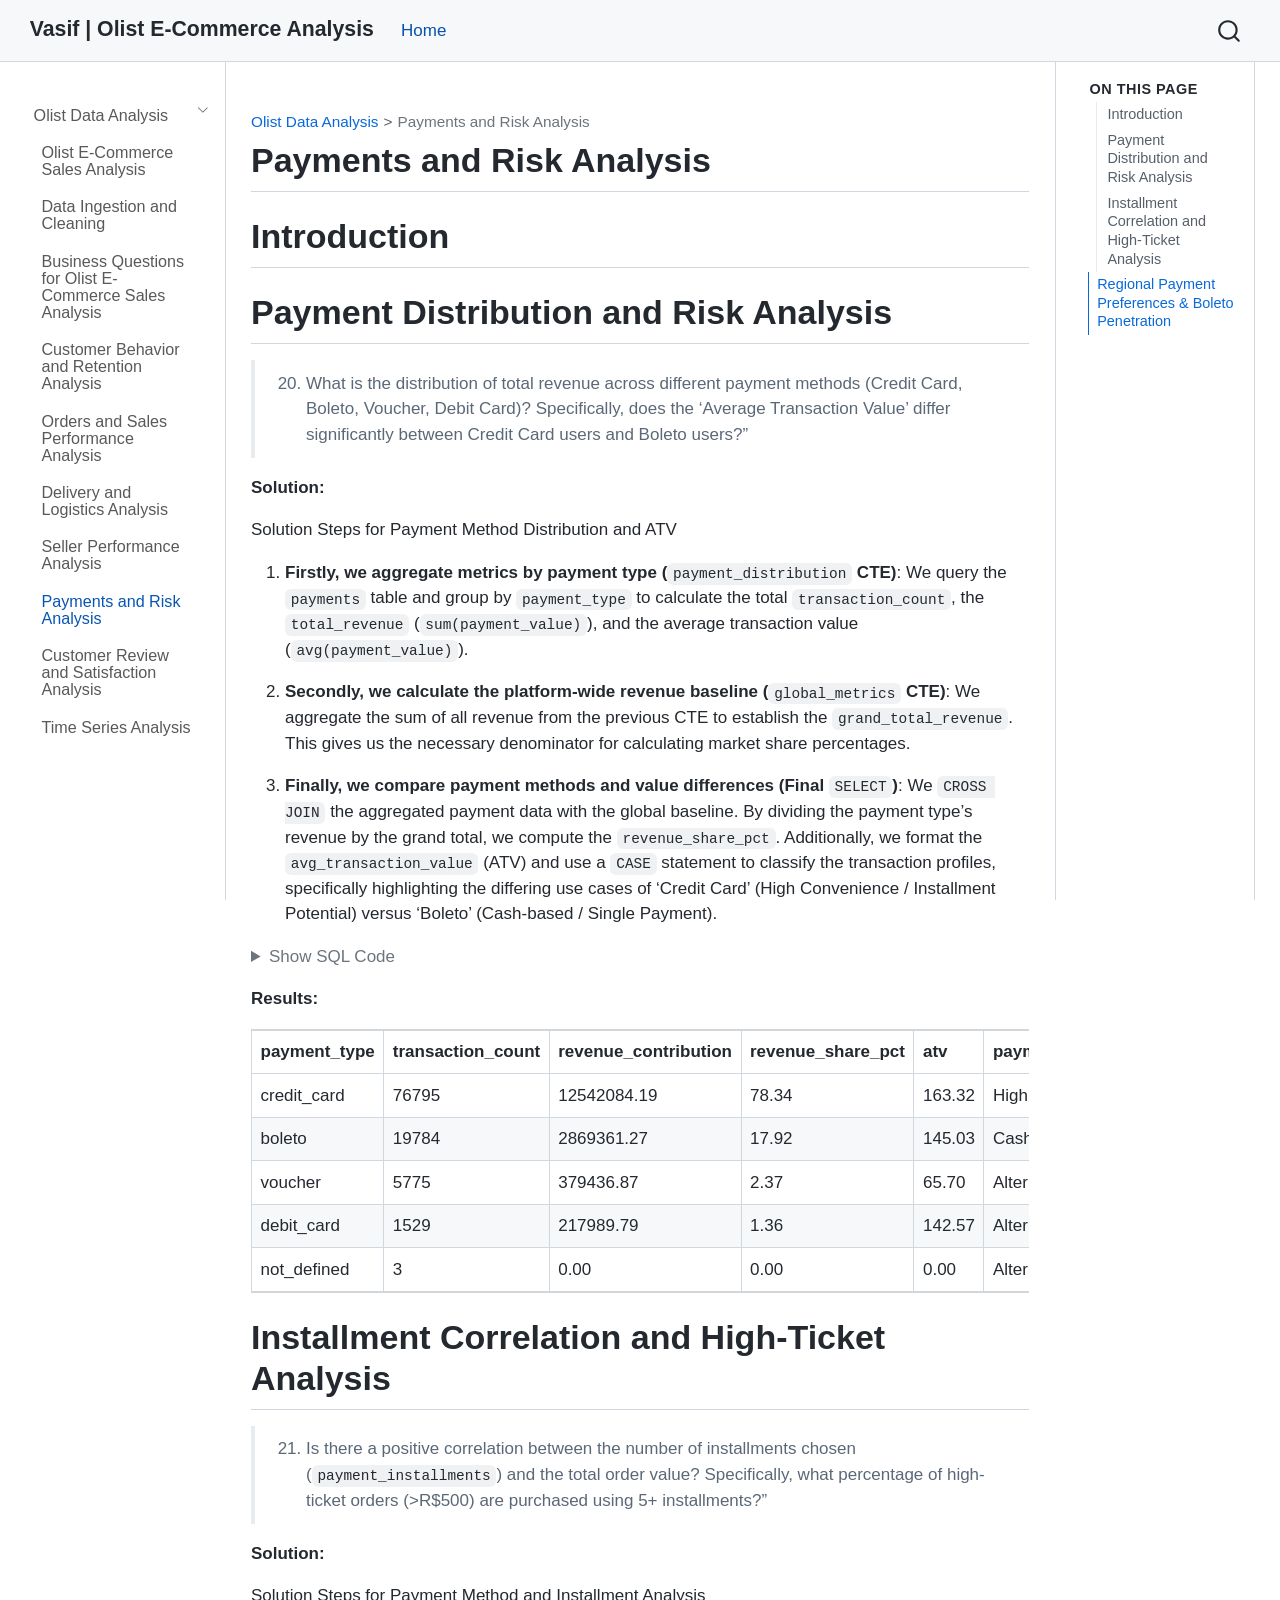
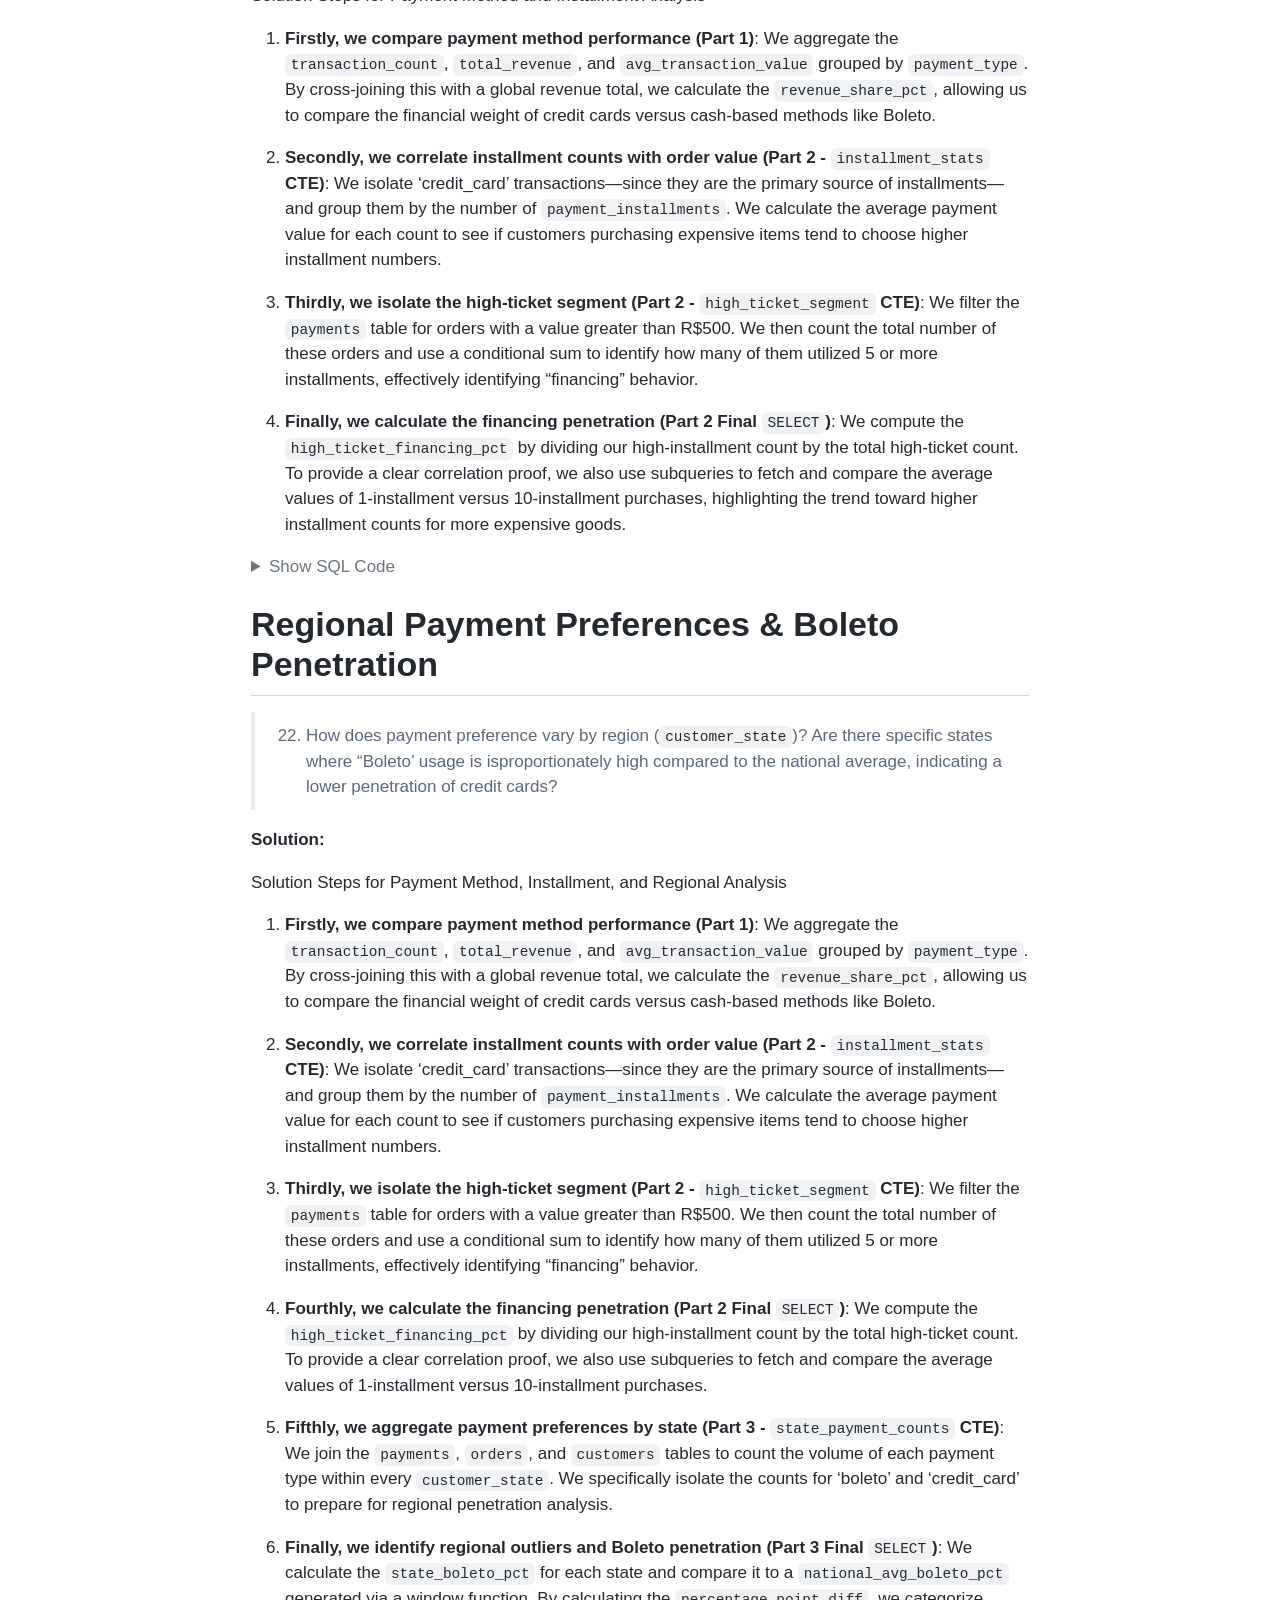
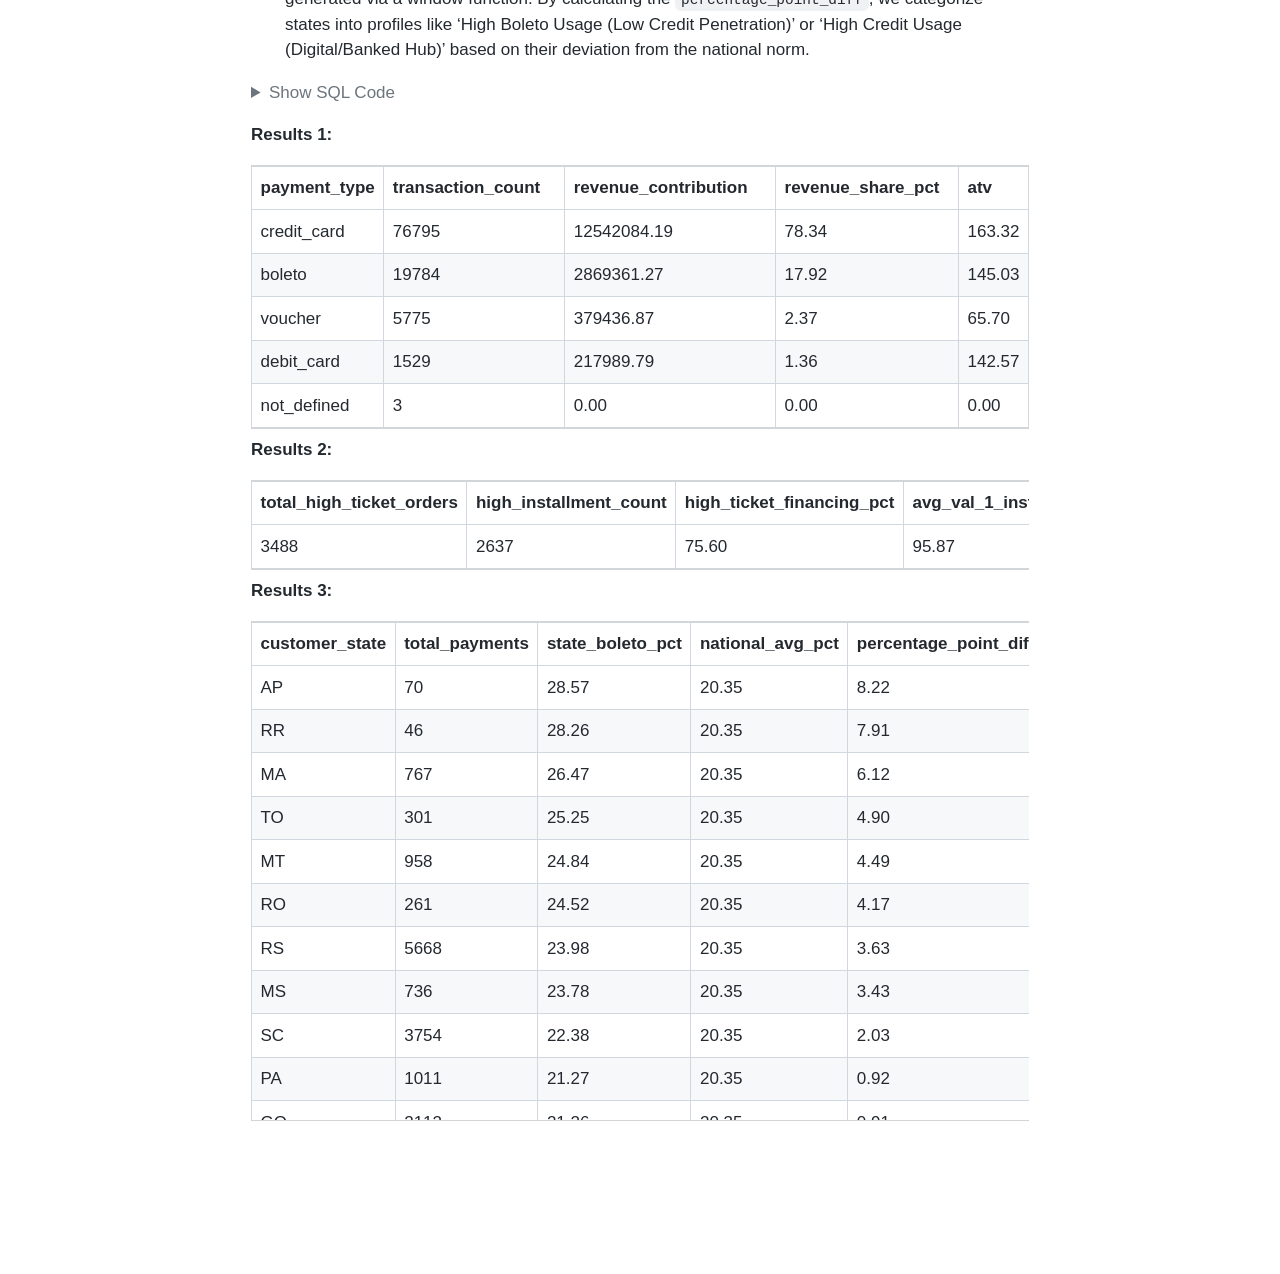
<file: docs/07_payments_and_risk.html>
<!DOCTYPE html>
<html xmlns="http://www.w3.org/1999/xhtml" lang="en" xml:lang="en"><head>

<meta charset="utf-8">
<meta name="generator" content="quarto-1.9.37">

<meta name="viewport" content="width=device-width, initial-scale=1.0, user-scalable=yes">


<title>Payments and Risk Analysis – Vasif | Olist E-Commerce Analysis</title>
<style>
/* Default styles provided by pandoc.
** See https://pandoc.org/MANUAL.html#variables-for-html for config info.
*/
code{white-space: pre-wrap;}
span.smallcaps{font-variant: small-caps;}
div.columns{display: flex; gap: min(4vw, 1.5em);}
div.column{flex: auto; overflow-x: auto;}
div.hanging-indent{margin-left: 1.5em; text-indent: -1.5em;}
ul.task-list{list-style: none;}
ul.task-list li input[type="checkbox"] {
  width: 0.8em;
  margin: 0 0.8em 0.2em -1em; /* quarto-specific, see https://github.com/quarto-dev/quarto-cli/issues/4556 */ 
  vertical-align: middle;
}
/* CSS for syntax highlighting */
html { -webkit-text-size-adjust: 100%; }
pre > code.sourceCode { white-space: pre; position: relative; }
pre > code.sourceCode > span { display: inline-block; line-height: 1.25; }
pre > code.sourceCode > span:empty { height: 1.2em; }
.sourceCode { overflow: visible; }
code.sourceCode > span { color: inherit; text-decoration: inherit; }
div.sourceCode { margin: 1em 0; }
pre.sourceCode { margin: 0; }
@media screen {
div.sourceCode { overflow: auto; }
}
@media print {
pre > code.sourceCode { white-space: pre-wrap; }
pre > code.sourceCode > span { text-indent: -5em; padding-left: 5em; }
}
pre.numberSource code
  { counter-reset: source-line 0; }
pre.numberSource code > span
  { position: relative; left: -4em; counter-increment: source-line; }
pre.numberSource code > span > a:first-child::before
  { content: counter(source-line);
    position: relative; left: -1em; text-align: right; vertical-align: baseline;
    border: none; display: inline-block;
    -webkit-touch-callout: none; -webkit-user-select: none;
    -khtml-user-select: none; -moz-user-select: none;
    -ms-user-select: none; user-select: none;
    padding: 0 4px; width: 4em;
  }
pre.numberSource { margin-left: 3em;  padding-left: 4px; }
div.sourceCode
  {   }
@media screen {
pre > code.sourceCode > span > a:first-child::before { text-decoration: underline; }
}
</style>


<script src="site_libs/quarto-nav/quarto-nav.js"></script>
<script src="site_libs/quarto-nav/headroom.min.js"></script>
<script src="site_libs/clipboard/clipboard.min.js"></script>
<script src="site_libs/quarto-search/autocomplete.umd.js"></script>
<script src="site_libs/quarto-search/fuse.min.js"></script>
<script src="site_libs/quarto-search/quarto-search.js"></script>
<meta name="quarto:offset" content="./">
<script src="site_libs/quarto-html/quarto.js" type="module"></script>
<script src="site_libs/quarto-html/tabsets/tabsets.js" type="module"></script>
<script src="site_libs/quarto-html/popper.min.js"></script>
<script src="site_libs/quarto-html/tippy.umd.min.js"></script>
<script src="site_libs/quarto-html/anchor.min.js"></script>
<link href="site_libs/quarto-html/tippy.css" rel="stylesheet">
<link href="site_libs/quarto-html/quarto-syntax-highlighting-acf12a64177840b8d86f2d4f01b2e9fb.css" rel="stylesheet" id="quarto-text-highlighting-styles">
<script src="site_libs/bootstrap/bootstrap.min.js"></script>
<link href="site_libs/bootstrap/bootstrap-icons.css" rel="stylesheet">
<link href="site_libs/bootstrap/bootstrap-948e61940ef19b6a40d753e4856fbf86.min.css" rel="stylesheet" append-hash="true" id="quarto-bootstrap" data-mode="light">
<script id="quarto-search-options" type="application/json">{
  "location": "navbar",
  "copy-button": false,
  "collapse-after": 3,
  "panel-placement": "end",
  "type": "overlay",
  "limit": 50,
  "keyboard-shortcut": [
    "f",
    "/",
    "s"
  ],
  "show-item-context": false,
  "language": {
    "search-no-results-text": "No results",
    "search-matching-documents-text": "matching documents",
    "search-copy-link-title": "Copy link to search",
    "search-hide-matches-text": "Hide additional matches",
    "search-more-match-text": "more match in this document",
    "search-more-matches-text": "more matches in this document",
    "search-clear-button-title": "Clear",
    "search-text-placeholder": "",
    "search-detached-cancel-button-title": "Cancel",
    "search-submit-button-title": "Submit",
    "search-label": "Search"
  }
}</script>


</head>

<body class="nav-sidebar docked nav-fixed quarto-light">

<div id="quarto-search-results"></div>
  <header id="quarto-header" class="headroom fixed-top">
    <nav class="navbar navbar-expand-lg " data-bs-theme="dark">
      <div class="navbar-container container-fluid">
      <div class="navbar-brand-container mx-auto">
    <a class="navbar-brand" href="./index.html">
    <span class="navbar-title">Vasif | Olist E-Commerce Analysis</span>
    </a>
  </div>
            <div id="quarto-search" class="" title="Search"></div>
          <button class="navbar-toggler" type="button" data-bs-toggle="collapse" data-bs-target="#navbarCollapse" aria-controls="navbarCollapse" role="menu" aria-expanded="false" aria-label="Toggle navigation" onclick="if (window.quartoToggleHeadroom) { window.quartoToggleHeadroom(); }">
  <span class="navbar-toggler-icon"></span>
</button>
          <div class="collapse navbar-collapse" id="navbarCollapse">
            <ul class="navbar-nav navbar-nav-scroll me-auto">
  <li class="nav-item">
    <a class="nav-link active" href="./index.html" aria-current="page"> 
<span class="menu-text">Home</span></a>
  </li>  
</ul>
          </div> <!-- /navcollapse -->
            <div class="quarto-navbar-tools">
</div>
      </div> <!-- /container-fluid -->
    </nav>
  <nav class="quarto-secondary-nav">
    <div class="container-fluid d-flex">
      <button type="button" class="quarto-btn-toggle btn" data-bs-toggle="collapse" role="button" data-bs-target=".quarto-sidebar-collapse-item" aria-controls="quarto-sidebar" aria-expanded="false" aria-label="Toggle sidebar navigation" onclick="if (window.quartoToggleHeadroom) { window.quartoToggleHeadroom(); }">
        <i class="bi bi-layout-text-sidebar-reverse"></i>
      </button>
        <nav class="quarto-page-breadcrumbs" aria-label="breadcrumb"><ol class="breadcrumb"><li class="breadcrumb-item"><a href="./index.html">Olist Data Analysis</a></li><li class="breadcrumb-item"><a href="./07_payments_and_risk.html">Payments and Risk Analysis</a></li></ol></nav>
        <a class="flex-grow-1" role="navigation" data-bs-toggle="collapse" data-bs-target=".quarto-sidebar-collapse-item" aria-controls="quarto-sidebar" aria-expanded="false" aria-label="Toggle sidebar navigation" onclick="if (window.quartoToggleHeadroom) { window.quartoToggleHeadroom(); }">      
        </a>
    </div>
  </nav>
</header>
<!-- content -->
<div id="quarto-content" class="quarto-container page-columns page-rows-contents page-layout-article page-navbar">
<!-- sidebar -->
  <nav id="quarto-sidebar" class="sidebar collapse collapse-horizontal quarto-sidebar-collapse-item sidebar-navigation docked overflow-auto">
    <div class="sidebar-menu-container"> 
    <ul class="list-unstyled mt-1">
        <li class="sidebar-item sidebar-item-section">
      <div class="sidebar-item-container"> 
            <a class="sidebar-item-text sidebar-link text-start" data-bs-toggle="collapse" data-bs-target="#quarto-sidebar-section-1" role="navigation" aria-expanded="true">
 <span class="menu-text">Olist Data Analysis</span></a>
          <a class="sidebar-item-toggle text-start" data-bs-toggle="collapse" data-bs-target="#quarto-sidebar-section-1" role="navigation" aria-expanded="true" aria-label="Toggle section">
            <i class="bi bi-chevron-right ms-2"></i>
          </a> 
      </div>
      <ul id="quarto-sidebar-section-1" class="collapse list-unstyled sidebar-section depth1 show">  
          <li class="sidebar-item">
  <div class="sidebar-item-container"> 
  <a href="./index.html" class="sidebar-item-text sidebar-link">
 <span class="menu-text">Olist E-Commerce Sales Analysis</span></a>
  </div>
</li>
          <li class="sidebar-item">
  <div class="sidebar-item-container"> 
  <a href="./01_data_normalization.html" class="sidebar-item-text sidebar-link">
 <span class="menu-text">Data Ingestion and Cleaning</span></a>
  </div>
</li>
          <li class="sidebar-item">
  <div class="sidebar-item-container"> 
  <a href="./02_business_questions.html" class="sidebar-item-text sidebar-link">
 <span class="menu-text">Business Questions for Olist E-Commerce Sales Analysis</span></a>
  </div>
</li>
          <li class="sidebar-item">
  <div class="sidebar-item-container"> 
  <a href="./03_customer_retention.html" class="sidebar-item-text sidebar-link">
 <span class="menu-text">Customer Behavior and Retention Analysis</span></a>
  </div>
</li>
          <li class="sidebar-item">
  <div class="sidebar-item-container"> 
  <a href="./04_orders_sales_performance.html" class="sidebar-item-text sidebar-link">
 <span class="menu-text">Orders and Sales Performance Analysis</span></a>
  </div>
</li>
          <li class="sidebar-item">
  <div class="sidebar-item-container"> 
  <a href="./05_delivery_logistics.html" class="sidebar-item-text sidebar-link">
 <span class="menu-text">Delivery and Logistics Analysis</span></a>
  </div>
</li>
          <li class="sidebar-item">
  <div class="sidebar-item-container"> 
  <a href="./06_seller_performance.html" class="sidebar-item-text sidebar-link">
 <span class="menu-text">Seller Performance Analysis</span></a>
  </div>
</li>
          <li class="sidebar-item">
  <div class="sidebar-item-container"> 
  <a href="./07_payments_and_risk.html" class="sidebar-item-text sidebar-link active">
 <span class="menu-text">Payments and Risk Analysis</span></a>
  </div>
</li>
          <li class="sidebar-item">
  <div class="sidebar-item-container"> 
  <a href="./08_customer_reviews.html" class="sidebar-item-text sidebar-link">
 <span class="menu-text">Customer Review and Satisfaction Analysis</span></a>
  </div>
</li>
          <li class="sidebar-item">
  <div class="sidebar-item-container"> 
  <a href="./09_time_series.html" class="sidebar-item-text sidebar-link">
 <span class="menu-text">Time Series Analysis</span></a>
  </div>
</li>
      </ul>
  </li>
    </ul>
    </div>
</nav>
<div id="quarto-sidebar-glass" class="quarto-sidebar-collapse-item" data-bs-toggle="collapse" data-bs-target=".quarto-sidebar-collapse-item"></div>
<!-- margin-sidebar -->
    <div id="quarto-margin-sidebar" class="sidebar margin-sidebar">
        <nav id="TOC" role="doc-toc" class="toc-active">
    <h2 id="toc-title">On this page</h2>
   
  <ul>
  <li><a href="#introduction" id="toc-introduction" class="nav-link active" data-scroll-target="#introduction">Introduction</a></li>
  <li><a href="#payment-distribution-and-risk-analysis" id="toc-payment-distribution-and-risk-analysis" class="nav-link" data-scroll-target="#payment-distribution-and-risk-analysis">Payment Distribution and Risk Analysis</a></li>
  <li><a href="#installment-correlation-and-high-ticket-analysis" id="toc-installment-correlation-and-high-ticket-analysis" class="nav-link" data-scroll-target="#installment-correlation-and-high-ticket-analysis">Installment Correlation and High-Ticket Analysis</a></li>
  <li><a href="#regional-payment-preferences-boleto-penetration" id="toc-regional-payment-preferences-boleto-penetration" class="nav-link" data-scroll-target="#regional-payment-preferences-boleto-penetration">Regional Payment Preferences &amp; Boleto Penetration</a></li>
  </ul>
</nav>
    </div>
<!-- main -->
<main class="content" id="quarto-document-content">

<header id="title-block-header" class="quarto-title-block default"><nav class="quarto-page-breadcrumbs quarto-title-breadcrumbs d-none d-lg-block" aria-label="breadcrumb"><ol class="breadcrumb"><li class="breadcrumb-item"><a href="./index.html">Olist Data Analysis</a></li><li class="breadcrumb-item"><a href="./07_payments_and_risk.html">Payments and Risk Analysis</a></li></ol></nav>
<div class="quarto-title">
<h1 class="title">Payments and Risk Analysis</h1>
</div>



<div class="quarto-title-meta">

    
  
    
  </div>
  


</header>


<section id="introduction" class="level1">
<h1>Introduction</h1>
</section>
<section id="payment-distribution-and-risk-analysis" class="level1">
<h1>Payment Distribution and Risk Analysis</h1>
<blockquote class="blockquote">
<ol start="20" type="1">
<li>What is the distribution of total revenue across different payment methods (Credit Card, Boleto, Voucher, Debit Card)? Specifically, does the ‘Average Transaction Value’ differ significantly between Credit Card users and Boleto users?”</li>
</ol>
</blockquote>
<p><strong>Solution:</strong></p>
<p>Solution Steps for Payment Method Distribution and ATV</p>
<ol type="1">
<li><p><strong>Firstly, we aggregate metrics by payment type (<code>payment_distribution</code> CTE)</strong>: We query the <code>payments</code> table and group by <code>payment_type</code> to calculate the total <code>transaction_count</code>, the <code>total_revenue</code> (<code>sum(payment_value)</code>), and the average transaction value (<code>avg(payment_value)</code>).</p></li>
<li><p><strong>Secondly, we calculate the platform-wide revenue baseline (<code>global_metrics</code> CTE)</strong>: We aggregate the sum of all revenue from the previous CTE to establish the <code>grand_total_revenue</code>. This gives us the necessary denominator for calculating market share percentages.</p></li>
<li><p><strong>Finally, we compare payment methods and value differences (Final <code>SELECT</code>)</strong>: We <code>CROSS JOIN</code> the aggregated payment data with the global baseline. By dividing the payment type’s revenue by the grand total, we compute the <code>revenue_share_pct</code>. Additionally, we format the <code>avg_transaction_value</code> (ATV) and use a <code>CASE</code> statement to classify the transaction profiles, specifically highlighting the differing use cases of ‘Credit Card’ (High Convenience / Installment Potential) versus ‘Boleto’ (Cash-based / Single Payment).</p></li>
</ol>
<details>
<summary>
Show SQL Code
</summary>
<div class="code-copy-outer-scaffold"><div class="sourceCode" id="cb1"><pre class="sourceCode sql code-with-copy"><code class="sourceCode sql"><span id="cb1-1"><a href="#cb1-1" aria-hidden="true" tabindex="-1"></a><span class="kw">with</span> payment_distribution <span class="kw">as</span> (</span>
<span id="cb1-2"><a href="#cb1-2" aria-hidden="true" tabindex="-1"></a>    <span class="co">-- step 1: aggregate metrics at the payment type level</span></span>
<span id="cb1-3"><a href="#cb1-3" aria-hidden="true" tabindex="-1"></a>    <span class="kw">select</span> </span>
<span id="cb1-4"><a href="#cb1-4" aria-hidden="true" tabindex="-1"></a>        payment_type,</span>
<span id="cb1-5"><a href="#cb1-5" aria-hidden="true" tabindex="-1"></a>        <span class="fu">count</span>(<span class="op">*</span>) <span class="kw">as</span> transaction_count,</span>
<span id="cb1-6"><a href="#cb1-6" aria-hidden="true" tabindex="-1"></a>        <span class="fu">sum</span>(payment_value) <span class="kw">as</span> total_revenue,</span>
<span id="cb1-7"><a href="#cb1-7" aria-hidden="true" tabindex="-1"></a>        <span class="fu">avg</span>(payment_value) <span class="kw">as</span> avg_transaction_value</span>
<span id="cb1-8"><a href="#cb1-8" aria-hidden="true" tabindex="-1"></a>    <span class="kw">from</span> </span>
<span id="cb1-9"><a href="#cb1-9" aria-hidden="true" tabindex="-1"></a>        payments</span>
<span id="cb1-10"><a href="#cb1-10" aria-hidden="true" tabindex="-1"></a>    <span class="kw">group</span> <span class="kw">by</span> </span>
<span id="cb1-11"><a href="#cb1-11" aria-hidden="true" tabindex="-1"></a>        payment_type</span>
<span id="cb1-12"><a href="#cb1-12" aria-hidden="true" tabindex="-1"></a>),</span>
<span id="cb1-13"><a href="#cb1-13" aria-hidden="true" tabindex="-1"></a></span>
<span id="cb1-14"><a href="#cb1-14" aria-hidden="true" tabindex="-1"></a>global_metrics <span class="kw">as</span> (</span>
<span id="cb1-15"><a href="#cb1-15" aria-hidden="true" tabindex="-1"></a>    <span class="co">-- step 2: get platform-wide totals for percentage calculations</span></span>
<span id="cb1-16"><a href="#cb1-16" aria-hidden="true" tabindex="-1"></a>    <span class="kw">select</span> </span>
<span id="cb1-17"><a href="#cb1-17" aria-hidden="true" tabindex="-1"></a>        <span class="fu">sum</span>(total_revenue) <span class="kw">as</span> grand_total_revenue</span>
<span id="cb1-18"><a href="#cb1-18" aria-hidden="true" tabindex="-1"></a>    <span class="kw">from</span> </span>
<span id="cb1-19"><a href="#cb1-19" aria-hidden="true" tabindex="-1"></a>        payment_distribution</span>
<span id="cb1-20"><a href="#cb1-20" aria-hidden="true" tabindex="-1"></a>)</span>
<span id="cb1-21"><a href="#cb1-21" aria-hidden="true" tabindex="-1"></a></span>
<span id="cb1-22"><a href="#cb1-22" aria-hidden="true" tabindex="-1"></a><span class="co">-- final output: comparing payment methods and identifying value differences</span></span>
<span id="cb1-23"><a href="#cb1-23" aria-hidden="true" tabindex="-1"></a><span class="kw">select</span> </span>
<span id="cb1-24"><a href="#cb1-24" aria-hidden="true" tabindex="-1"></a>    pd.payment_type,</span>
<span id="cb1-25"><a href="#cb1-25" aria-hidden="true" tabindex="-1"></a>    pd.transaction_count,</span>
<span id="cb1-26"><a href="#cb1-26" aria-hidden="true" tabindex="-1"></a>    <span class="fu">cast</span>(pd.total_revenue <span class="kw">as</span> <span class="dt">decimal</span>(<span class="dv">15</span>,<span class="dv">2</span>)) <span class="kw">as</span> revenue_contribution,</span>
<span id="cb1-27"><a href="#cb1-27" aria-hidden="true" tabindex="-1"></a>    <span class="co">-- revenue share percentage</span></span>
<span id="cb1-28"><a href="#cb1-28" aria-hidden="true" tabindex="-1"></a>    <span class="fu">cast</span>(<span class="fl">100.0</span> <span class="op">*</span> pd.total_revenue <span class="op">/</span> gm.grand_total_revenue <span class="kw">as</span> <span class="dt">decimal</span>(<span class="dv">5</span>,<span class="dv">2</span>)) <span class="kw">as</span> revenue_share_pct,</span>
<span id="cb1-29"><a href="#cb1-29" aria-hidden="true" tabindex="-1"></a>    <span class="co">-- average transaction value (atv)</span></span>
<span id="cb1-30"><a href="#cb1-30" aria-hidden="true" tabindex="-1"></a>    <span class="fu">cast</span>(pd.avg_transaction_value <span class="kw">as</span> <span class="dt">decimal</span>(<span class="dv">10</span>,<span class="dv">2</span>)) <span class="kw">as</span> atv,</span>
<span id="cb1-31"><a href="#cb1-31" aria-hidden="true" tabindex="-1"></a>    <span class="co">-- comparison logic specifically for credit card vs boleto</span></span>
<span id="cb1-32"><a href="#cb1-32" aria-hidden="true" tabindex="-1"></a>    <span class="cf">case</span> </span>
<span id="cb1-33"><a href="#cb1-33" aria-hidden="true" tabindex="-1"></a>        <span class="cf">when</span> pd.payment_type <span class="op">=</span> <span class="st">'credit_card'</span> <span class="cf">then</span> <span class="st">'High Convenience / Installment Potential'</span></span>
<span id="cb1-34"><a href="#cb1-34" aria-hidden="true" tabindex="-1"></a>        <span class="cf">when</span> pd.payment_type <span class="op">=</span> <span class="st">'boleto'</span> <span class="cf">then</span> <span class="st">'Cash-based / Single Payment'</span></span>
<span id="cb1-35"><a href="#cb1-35" aria-hidden="true" tabindex="-1"></a>        <span class="cf">else</span> <span class="st">'Alternative Method'</span></span>
<span id="cb1-36"><a href="#cb1-36" aria-hidden="true" tabindex="-1"></a>    <span class="cf">end</span> <span class="kw">as</span> payment_profile</span>
<span id="cb1-37"><a href="#cb1-37" aria-hidden="true" tabindex="-1"></a><span class="kw">from</span> </span>
<span id="cb1-38"><a href="#cb1-38" aria-hidden="true" tabindex="-1"></a>    payment_distribution pd</span>
<span id="cb1-39"><a href="#cb1-39" aria-hidden="true" tabindex="-1"></a><span class="kw">cross</span> <span class="kw">join</span> </span>
<span id="cb1-40"><a href="#cb1-40" aria-hidden="true" tabindex="-1"></a>    global_metrics gm</span>
<span id="cb1-41"><a href="#cb1-41" aria-hidden="true" tabindex="-1"></a><span class="kw">order</span> <span class="kw">by</span> </span>
<span id="cb1-42"><a href="#cb1-42" aria-hidden="true" tabindex="-1"></a>    revenue_contribution <span class="kw">desc</span>;</span></code></pre></div><button title="Copy to Clipboard" class="code-copy-button"><i class="bi"></i></button></div>
</details>
<p><strong>Results:</strong></p>
<table class="caption-top table">
<colgroup>
<col style="width: 14%">
<col style="width: 20%">
<col style="width: 23%">
<col style="width: 20%">
<col style="width: 3%">
<col style="width: 17%">
</colgroup>
<thead>
<tr class="header">
<th>payment_type</th>
<th>transaction_count</th>
<th>revenue_contribution</th>
<th>revenue_share_pct</th>
<th>atv</th>
<th>payment_profile</th>
</tr>
</thead>
<tbody>
<tr class="odd">
<td>credit_card</td>
<td>76795</td>
<td>12542084.19</td>
<td>78.34</td>
<td>163.32</td>
<td>High Convenience / Installment Potential</td>
</tr>
<tr class="even">
<td>boleto</td>
<td>19784</td>
<td>2869361.27</td>
<td>17.92</td>
<td>145.03</td>
<td>Cash-based / Single Payment</td>
</tr>
<tr class="odd">
<td>voucher</td>
<td>5775</td>
<td>379436.87</td>
<td>2.37</td>
<td>65.70</td>
<td>Alternative Method</td>
</tr>
<tr class="even">
<td>debit_card</td>
<td>1529</td>
<td>217989.79</td>
<td>1.36</td>
<td>142.57</td>
<td>Alternative Method</td>
</tr>
<tr class="odd">
<td>not_defined</td>
<td>3</td>
<td>0.00</td>
<td>0.00</td>
<td>0.00</td>
<td>Alternative Method</td>
</tr>
</tbody>
</table>
</section>
<section id="installment-correlation-and-high-ticket-analysis" class="level1">
<h1>Installment Correlation and High-Ticket Analysis</h1>
<blockquote class="blockquote">
<ol start="21" type="1">
<li>Is there a positive correlation between the number of installments chosen (<code>payment_installments</code>) and the total order value? Specifically, what percentage of high-ticket orders (&gt;R$500) are purchased using 5+ installments?”</li>
</ol>
</blockquote>
<p><strong>Solution:</strong></p>
<p>Solution Steps for Payment Method and Installment Analysis</p>
<ol type="1">
<li><p><strong>Firstly, we compare payment method performance (Part 1)</strong>: We aggregate the <code>transaction_count</code>, <code>total_revenue</code>, and <code>avg_transaction_value</code> grouped by <code>payment_type</code>. By cross-joining this with a global revenue total, we calculate the <code>revenue_share_pct</code>, allowing us to compare the financial weight of credit cards versus cash-based methods like Boleto.</p></li>
<li><p><strong>Secondly, we correlate installment counts with order value (Part 2 - <code>installment_stats</code> CTE)</strong>: We isolate ‘credit_card’ transactions—since they are the primary source of installments—and group them by the number of <code>payment_installments</code>. We calculate the average payment value for each count to see if customers purchasing expensive items tend to choose higher installment numbers.</p></li>
<li><p><strong>Thirdly, we isolate the high-ticket segment (Part 2 - <code>high_ticket_segment</code> CTE)</strong>: We filter the <code>payments</code> table for orders with a value greater than R$500. We then count the total number of these orders and use a conditional sum to identify how many of them utilized 5 or more installments, effectively identifying “financing” behavior.</p></li>
<li><p><strong>Finally, we calculate the financing penetration (Part 2 Final <code>SELECT</code>)</strong>: We compute the <code>high_ticket_financing_pct</code> by dividing our high-installment count by the total high-ticket count. To provide a clear correlation proof, we also use subqueries to fetch and compare the average values of 1-installment versus 10-installment purchases, highlighting the trend toward higher installment counts for more expensive goods.</p></li>
</ol>
<details>
<summary>
Show SQL Code
</summary>
<div class="code-copy-outer-scaffold"><div class="sourceCode" id="cb2"><pre class="sourceCode sql code-with-copy"><code class="sourceCode sql"><span id="cb2-1"><a href="#cb2-1" aria-hidden="true" tabindex="-1"></a><span class="kw">with</span> payment_distribution <span class="kw">as</span> (</span>
<span id="cb2-2"><a href="#cb2-2" aria-hidden="true" tabindex="-1"></a>    <span class="co">-- step 1: aggregate metrics at the payment type level</span></span>
<span id="cb2-3"><a href="#cb2-3" aria-hidden="true" tabindex="-1"></a>    <span class="kw">select</span> </span>
<span id="cb2-4"><a href="#cb2-4" aria-hidden="true" tabindex="-1"></a>        payment_type,</span>
<span id="cb2-5"><a href="#cb2-5" aria-hidden="true" tabindex="-1"></a>        <span class="fu">count</span>(<span class="op">*</span>) <span class="kw">as</span> transaction_count,</span>
<span id="cb2-6"><a href="#cb2-6" aria-hidden="true" tabindex="-1"></a>        <span class="fu">sum</span>(payment_value) <span class="kw">as</span> total_revenue,</span>
<span id="cb2-7"><a href="#cb2-7" aria-hidden="true" tabindex="-1"></a>        <span class="fu">avg</span>(payment_value) <span class="kw">as</span> avg_transaction_value</span>
<span id="cb2-8"><a href="#cb2-8" aria-hidden="true" tabindex="-1"></a>    <span class="kw">from</span> </span>
<span id="cb2-9"><a href="#cb2-9" aria-hidden="true" tabindex="-1"></a>        payments</span>
<span id="cb2-10"><a href="#cb2-10" aria-hidden="true" tabindex="-1"></a>    <span class="kw">group</span> <span class="kw">by</span> </span>
<span id="cb2-11"><a href="#cb2-11" aria-hidden="true" tabindex="-1"></a>        payment_type</span>
<span id="cb2-12"><a href="#cb2-12" aria-hidden="true" tabindex="-1"></a>),</span>
<span id="cb2-13"><a href="#cb2-13" aria-hidden="true" tabindex="-1"></a></span>
<span id="cb2-14"><a href="#cb2-14" aria-hidden="true" tabindex="-1"></a>global_metrics <span class="kw">as</span> (</span>
<span id="cb2-15"><a href="#cb2-15" aria-hidden="true" tabindex="-1"></a>    <span class="co">-- step 2: get platform-wide totals for percentage calculations</span></span>
<span id="cb2-16"><a href="#cb2-16" aria-hidden="true" tabindex="-1"></a>    <span class="kw">select</span> </span>
<span id="cb2-17"><a href="#cb2-17" aria-hidden="true" tabindex="-1"></a>        <span class="fu">sum</span>(total_revenue) <span class="kw">as</span> grand_total_revenue</span>
<span id="cb2-18"><a href="#cb2-18" aria-hidden="true" tabindex="-1"></a>    <span class="kw">from</span> </span>
<span id="cb2-19"><a href="#cb2-19" aria-hidden="true" tabindex="-1"></a>        payment_distribution</span>
<span id="cb2-20"><a href="#cb2-20" aria-hidden="true" tabindex="-1"></a>)</span>
<span id="cb2-21"><a href="#cb2-21" aria-hidden="true" tabindex="-1"></a></span>
<span id="cb2-22"><a href="#cb2-22" aria-hidden="true" tabindex="-1"></a><span class="co">-- output 1: comparing payment methods and identifying value differences</span></span>
<span id="cb2-23"><a href="#cb2-23" aria-hidden="true" tabindex="-1"></a><span class="kw">select</span> </span>
<span id="cb2-24"><a href="#cb2-24" aria-hidden="true" tabindex="-1"></a>    pd.payment_type,</span>
<span id="cb2-25"><a href="#cb2-25" aria-hidden="true" tabindex="-1"></a>    pd.transaction_count,</span>
<span id="cb2-26"><a href="#cb2-26" aria-hidden="true" tabindex="-1"></a>    <span class="fu">cast</span>(pd.total_revenue <span class="kw">as</span> <span class="dt">decimal</span>(<span class="dv">15</span>,<span class="dv">2</span>)) <span class="kw">as</span> revenue_contribution,</span>
<span id="cb2-27"><a href="#cb2-27" aria-hidden="true" tabindex="-1"></a>    <span class="fu">cast</span>(<span class="fl">100.0</span> <span class="op">*</span> pd.total_revenue <span class="op">/</span> gm.grand_total_revenue <span class="kw">as</span> <span class="dt">decimal</span>(<span class="dv">5</span>,<span class="dv">2</span>)) <span class="kw">as</span> revenue_share_pct,</span>
<span id="cb2-28"><a href="#cb2-28" aria-hidden="true" tabindex="-1"></a>    <span class="fu">cast</span>(pd.avg_transaction_value <span class="kw">as</span> <span class="dt">decimal</span>(<span class="dv">10</span>,<span class="dv">2</span>)) <span class="kw">as</span> atv</span>
<span id="cb2-29"><a href="#cb2-29" aria-hidden="true" tabindex="-1"></a><span class="kw">from</span> </span>
<span id="cb2-30"><a href="#cb2-30" aria-hidden="true" tabindex="-1"></a>    payment_distribution pd</span>
<span id="cb2-31"><a href="#cb2-31" aria-hidden="true" tabindex="-1"></a><span class="kw">cross</span> <span class="kw">join</span> </span>
<span id="cb2-32"><a href="#cb2-32" aria-hidden="true" tabindex="-1"></a>    global_metrics gm</span>
<span id="cb2-33"><a href="#cb2-33" aria-hidden="true" tabindex="-1"></a><span class="kw">order</span> <span class="kw">by</span> </span>
<span id="cb2-34"><a href="#cb2-34" aria-hidden="true" tabindex="-1"></a>    revenue_contribution <span class="kw">desc</span>;</span>
<span id="cb2-35"><a href="#cb2-35" aria-hidden="true" tabindex="-1"></a></span>
<span id="cb2-36"><a href="#cb2-36" aria-hidden="true" tabindex="-1"></a><span class="co">/* PART 2: Installment Correlation &amp; High-Ticket Analysis</span></span>
<span id="cb2-37"><a href="#cb2-37" aria-hidden="true" tabindex="-1"></a><span class="co">    Objective: </span></span>
<span id="cb2-38"><a href="#cb2-38" aria-hidden="true" tabindex="-1"></a><span class="co">        1. Analyze if higher installment counts correlate with higher order values.</span></span>
<span id="cb2-39"><a href="#cb2-39" aria-hidden="true" tabindex="-1"></a><span class="co">        2. Calculate the % of high-ticket orders (&gt;R$500) using 5+ installments.</span></span>
<span id="cb2-40"><a href="#cb2-40" aria-hidden="true" tabindex="-1"></a><span class="co">*/</span></span>
<span id="cb2-41"><a href="#cb2-41" aria-hidden="true" tabindex="-1"></a></span>
<span id="cb2-42"><a href="#cb2-42" aria-hidden="true" tabindex="-1"></a><span class="kw">with</span> installment_stats <span class="kw">as</span> (</span>
<span id="cb2-43"><a href="#cb2-43" aria-hidden="true" tabindex="-1"></a>    <span class="co">-- step 1: calculate average value per installment count</span></span>
<span id="cb2-44"><a href="#cb2-44" aria-hidden="true" tabindex="-1"></a>    <span class="kw">select</span> </span>
<span id="cb2-45"><a href="#cb2-45" aria-hidden="true" tabindex="-1"></a>        payment_installments,</span>
<span id="cb2-46"><a href="#cb2-46" aria-hidden="true" tabindex="-1"></a>        <span class="fu">count</span>(<span class="op">*</span>) <span class="kw">as</span> order_count,</span>
<span id="cb2-47"><a href="#cb2-47" aria-hidden="true" tabindex="-1"></a>        <span class="fu">avg</span>(payment_value) <span class="kw">as</span> avg_payment_value</span>
<span id="cb2-48"><a href="#cb2-48" aria-hidden="true" tabindex="-1"></a>    <span class="kw">from</span> </span>
<span id="cb2-49"><a href="#cb2-49" aria-hidden="true" tabindex="-1"></a>        payments</span>
<span id="cb2-50"><a href="#cb2-50" aria-hidden="true" tabindex="-1"></a>    <span class="kw">where</span> </span>
<span id="cb2-51"><a href="#cb2-51" aria-hidden="true" tabindex="-1"></a>        payment_type <span class="op">=</span> <span class="st">'credit_card'</span> <span class="co">-- installments primarily apply to credit cards</span></span>
<span id="cb2-52"><a href="#cb2-52" aria-hidden="true" tabindex="-1"></a>        <span class="kw">and</span> payment_installments <span class="op">&gt;</span> <span class="dv">0</span></span>
<span id="cb2-53"><a href="#cb2-53" aria-hidden="true" tabindex="-1"></a>    <span class="kw">group</span> <span class="kw">by</span> </span>
<span id="cb2-54"><a href="#cb2-54" aria-hidden="true" tabindex="-1"></a>        payment_installments</span>
<span id="cb2-55"><a href="#cb2-55" aria-hidden="true" tabindex="-1"></a>),</span>
<span id="cb2-56"><a href="#cb2-56" aria-hidden="true" tabindex="-1"></a></span>
<span id="cb2-57"><a href="#cb2-57" aria-hidden="true" tabindex="-1"></a>high_ticket_segment <span class="kw">as</span> (</span>
<span id="cb2-58"><a href="#cb2-58" aria-hidden="true" tabindex="-1"></a>    <span class="co">-- step 2: isolate high-ticket orders and check installment counts</span></span>
<span id="cb2-59"><a href="#cb2-59" aria-hidden="true" tabindex="-1"></a>    <span class="kw">select</span> </span>
<span id="cb2-60"><a href="#cb2-60" aria-hidden="true" tabindex="-1"></a>        <span class="fu">count</span>(<span class="op">*</span>) <span class="kw">as</span> total_high_ticket_orders,</span>
<span id="cb2-61"><a href="#cb2-61" aria-hidden="true" tabindex="-1"></a>        <span class="fu">sum</span>(<span class="cf">case</span> <span class="cf">when</span> payment_installments <span class="op">&gt;=</span> <span class="dv">5</span> <span class="cf">then</span> <span class="dv">1</span> <span class="cf">else</span> <span class="dv">0</span> <span class="cf">end</span>) <span class="kw">as</span> high_installment_count</span>
<span id="cb2-62"><a href="#cb2-62" aria-hidden="true" tabindex="-1"></a>    <span class="kw">from</span> </span>
<span id="cb2-63"><a href="#cb2-63" aria-hidden="true" tabindex="-1"></a>        payments</span>
<span id="cb2-64"><a href="#cb2-64" aria-hidden="true" tabindex="-1"></a>    <span class="kw">where</span> </span>
<span id="cb2-65"><a href="#cb2-65" aria-hidden="true" tabindex="-1"></a>        payment_value <span class="op">&gt;</span> <span class="dv">500</span></span>
<span id="cb2-66"><a href="#cb2-66" aria-hidden="true" tabindex="-1"></a>        <span class="kw">and</span> payment_type <span class="op">=</span> <span class="st">'credit_card'</span></span>
<span id="cb2-67"><a href="#cb2-67" aria-hidden="true" tabindex="-1"></a>)</span>
<span id="cb2-68"><a href="#cb2-68" aria-hidden="true" tabindex="-1"></a></span>
<span id="cb2-69"><a href="#cb2-69" aria-hidden="true" tabindex="-1"></a><span class="co">-- output 2: identifying the "financing" behavior of high-value customers</span></span>
<span id="cb2-70"><a href="#cb2-70" aria-hidden="true" tabindex="-1"></a><span class="kw">select</span> </span>
<span id="cb2-71"><a href="#cb2-71" aria-hidden="true" tabindex="-1"></a>    h.total_high_ticket_orders,</span>
<span id="cb2-72"><a href="#cb2-72" aria-hidden="true" tabindex="-1"></a>    h.high_installment_count,</span>
<span id="cb2-73"><a href="#cb2-73" aria-hidden="true" tabindex="-1"></a>    <span class="co">-- percentage of high-ticket users who "finance" via 5+ installments</span></span>
<span id="cb2-74"><a href="#cb2-74" aria-hidden="true" tabindex="-1"></a>    <span class="fu">cast</span>(<span class="fl">100.0</span> <span class="op">*</span> h.high_installment_count <span class="op">/</span> h.total_high_ticket_orders <span class="kw">as</span> <span class="dt">decimal</span>(<span class="dv">5</span>,<span class="dv">2</span>)) <span class="kw">as</span> high_ticket_financing_pct,</span>
<span id="cb2-75"><a href="#cb2-75" aria-hidden="true" tabindex="-1"></a>    <span class="co">-- referencing the average value for 1 installment vs 10 installments for context</span></span>
<span id="cb2-76"><a href="#cb2-76" aria-hidden="true" tabindex="-1"></a>    (<span class="kw">select</span> <span class="fu">cast</span>(avg_payment_value <span class="kw">as</span> <span class="dt">decimal</span>(<span class="dv">10</span>,<span class="dv">2</span>)) <span class="kw">from</span> installment_stats <span class="kw">where</span> payment_installments <span class="op">=</span> <span class="dv">1</span>) <span class="kw">as</span> avg_val_1_inst,</span>
<span id="cb2-77"><a href="#cb2-77" aria-hidden="true" tabindex="-1"></a>    (<span class="kw">select</span> <span class="fu">cast</span>(avg_payment_value <span class="kw">as</span> <span class="dt">decimal</span>(<span class="dv">10</span>,<span class="dv">2</span>)) <span class="kw">from</span> installment_stats <span class="kw">where</span> payment_installments <span class="op">=</span> <span class="dv">10</span>) <span class="kw">as</span> avg_val_10_inst</span>
<span id="cb2-78"><a href="#cb2-78" aria-hidden="true" tabindex="-1"></a><span class="kw">from</span> </span>
<span id="cb2-79"><a href="#cb2-79" aria-hidden="true" tabindex="-1"></a>    high_ticket_segment h;</span></code></pre></div><button title="Copy to Clipboard" class="code-copy-button"><i class="bi"></i></button></div>
<p><strong>Results 1:</strong></p>
<table class="caption-top table">
<colgroup>
<col style="width: 17%">
<col style="width: 24%">
<col style="width: 28%">
<col style="width: 24%">
<col style="width: 4%">
</colgroup>
<thead>
<tr class="header">
<th>payment_type</th>
<th>transaction_count</th>
<th>revenue_contribution</th>
<th>revenue_share_pct</th>
<th>atv</th>
</tr>
</thead>
<tbody>
<tr class="odd">
<td>credit_card</td>
<td>76795</td>
<td>12542084.19</td>
<td>78.34</td>
<td>163.32</td>
</tr>
<tr class="even">
<td>boleto</td>
<td>19784</td>
<td>2869361.27</td>
<td>17.92</td>
<td>145.03</td>
</tr>
<tr class="odd">
<td>voucher</td>
<td>5775</td>
<td>379436.87</td>
<td>2.37</td>
<td>65.70</td>
</tr>
<tr class="even">
<td>debit_card</td>
<td>1529</td>
<td>217989.79</td>
<td>1.36</td>
<td>142.57</td>
</tr>
<tr class="odd">
<td>not_defined</td>
<td>3</td>
<td>0.00</td>
<td>0.00</td>
<td>0.00</td>
</tr>
</tbody>
</table>
<p><strong>Results 2:</strong></p>
<table class="caption-top table">
<colgroup>
<col style="width: 24%">
<col style="width: 22%">
<col style="width: 25%">
<col style="width: 14%">
<col style="width: 15%">
</colgroup>
<thead>
<tr class="header">
<th>total_high_ticket_orders</th>
<th>high_installment_count</th>
<th>high_ticket_financing_pct</th>
<th>avg_val_1_inst</th>
<th>avg_val_10_inst</th>
</tr>
</thead>
<tbody>
<tr class="odd">
<td>3488</td>
<td>2637</td>
<td>75.60</td>
<td>95.87</td>
<td>415.09</td>
</tr>
</tbody>
</table>
</details></section>
<section id="regional-payment-preferences-boleto-penetration" class="level1">
<h1>Regional Payment Preferences &amp; Boleto Penetration</h1>
<blockquote class="blockquote">
<ol start="22" type="1">
<li>How does payment preference vary by region (<code>customer_state</code>)? Are there specific states where “Boleto’ usage is isproportionately high compared to the national average, indicating a lower penetration of credit cards?</li>
</ol>
</blockquote>
<p><strong>Solution:</strong></p>
<p>Solution Steps for Payment Method, Installment, and Regional Analysis</p>
<ol type="1">
<li><p><strong>Firstly, we compare payment method performance (Part 1)</strong>: We aggregate the <code>transaction_count</code>, <code>total_revenue</code>, and <code>avg_transaction_value</code> grouped by <code>payment_type</code>. By cross-joining this with a global revenue total, we calculate the <code>revenue_share_pct</code>, allowing us to compare the financial weight of credit cards versus cash-based methods like Boleto.</p></li>
<li><p><strong>Secondly, we correlate installment counts with order value (Part 2 - <code>installment_stats</code> CTE)</strong>: We isolate ‘credit_card’ transactions—since they are the primary source of installments—and group them by the number of <code>payment_installments</code>. We calculate the average payment value for each count to see if customers purchasing expensive items tend to choose higher installment numbers.</p></li>
<li><p><strong>Thirdly, we isolate the high-ticket segment (Part 2 - <code>high_ticket_segment</code> CTE)</strong>: We filter the <code>payments</code> table for orders with a value greater than R$500. We then count the total number of these orders and use a conditional sum to identify how many of them utilized 5 or more installments, effectively identifying “financing” behavior.</p></li>
<li><p><strong>Fourthly, we calculate the financing penetration (Part 2 Final <code>SELECT</code>)</strong>: We compute the <code>high_ticket_financing_pct</code> by dividing our high-installment count by the total high-ticket count. To provide a clear correlation proof, we also use subqueries to fetch and compare the average values of 1-installment versus 10-installment purchases.</p></li>
<li><p><strong>Fifthly, we aggregate payment preferences by state (Part 3 - <code>state_payment_counts</code> CTE)</strong>: We join the <code>payments</code>, <code>orders</code>, and <code>customers</code> tables to count the volume of each payment type within every <code>customer_state</code>. We specifically isolate the counts for ‘boleto’ and ‘credit_card’ to prepare for regional penetration analysis.</p></li>
<li><p><strong>Finally, we identify regional outliers and Boleto penetration (Part 3 Final <code>SELECT</code>)</strong>: We calculate the <code>state_boleto_pct</code> for each state and compare it to a <code>national_avg_boleto_pct</code> generated via a window function. By calculating the <code>percentage_point_diff</code>, we categorize states into profiles like ‘High Boleto Usage (Low Credit Penetration)’ or ‘High Credit Usage (Digital/Banked Hub)’ based on their deviation from the national norm.</p></li>
</ol>
<details>
<summary>
Show SQL Code
</summary>
<div class="code-copy-outer-scaffold"><div class="sourceCode" id="cb3"><pre class="sourceCode sql code-with-copy"><code class="sourceCode sql"><span id="cb3-1"><a href="#cb3-1" aria-hidden="true" tabindex="-1"></a></span>
<span id="cb3-2"><a href="#cb3-2" aria-hidden="true" tabindex="-1"></a><span class="co">/* PART 1: Payment Method &amp; Transaction Value Analysis</span></span>
<span id="cb3-3"><a href="#cb3-3" aria-hidden="true" tabindex="-1"></a><span class="co">    Objective: </span></span>
<span id="cb3-4"><a href="#cb3-4" aria-hidden="true" tabindex="-1"></a><span class="co">        1. Analyze the distribution of revenue across payment types.</span></span>
<span id="cb3-5"><a href="#cb3-5" aria-hidden="true" tabindex="-1"></a><span class="co">        2. Compare average transaction value (atv) between credit card and boleto users.</span></span>
<span id="cb3-6"><a href="#cb3-6" aria-hidden="true" tabindex="-1"></a><span class="co">*/</span></span>
<span id="cb3-7"><a href="#cb3-7" aria-hidden="true" tabindex="-1"></a></span>
<span id="cb3-8"><a href="#cb3-8" aria-hidden="true" tabindex="-1"></a><span class="kw">with</span> payment_distribution <span class="kw">as</span> (</span>
<span id="cb3-9"><a href="#cb3-9" aria-hidden="true" tabindex="-1"></a>    <span class="co">-- step 1: aggregate metrics at the payment type level</span></span>
<span id="cb3-10"><a href="#cb3-10" aria-hidden="true" tabindex="-1"></a>    <span class="kw">select</span> </span>
<span id="cb3-11"><a href="#cb3-11" aria-hidden="true" tabindex="-1"></a>        payment_type,</span>
<span id="cb3-12"><a href="#cb3-12" aria-hidden="true" tabindex="-1"></a>        <span class="fu">count</span>(<span class="op">*</span>) <span class="kw">as</span> transaction_count,</span>
<span id="cb3-13"><a href="#cb3-13" aria-hidden="true" tabindex="-1"></a>        <span class="fu">sum</span>(payment_value) <span class="kw">as</span> total_revenue,</span>
<span id="cb3-14"><a href="#cb3-14" aria-hidden="true" tabindex="-1"></a>        <span class="fu">avg</span>(payment_value) <span class="kw">as</span> avg_transaction_value</span>
<span id="cb3-15"><a href="#cb3-15" aria-hidden="true" tabindex="-1"></a>    <span class="kw">from</span> </span>
<span id="cb3-16"><a href="#cb3-16" aria-hidden="true" tabindex="-1"></a>        payments</span>
<span id="cb3-17"><a href="#cb3-17" aria-hidden="true" tabindex="-1"></a>    <span class="kw">group</span> <span class="kw">by</span> </span>
<span id="cb3-18"><a href="#cb3-18" aria-hidden="true" tabindex="-1"></a>        payment_type</span>
<span id="cb3-19"><a href="#cb3-19" aria-hidden="true" tabindex="-1"></a>),</span>
<span id="cb3-20"><a href="#cb3-20" aria-hidden="true" tabindex="-1"></a></span>
<span id="cb3-21"><a href="#cb3-21" aria-hidden="true" tabindex="-1"></a>global_metrics <span class="kw">as</span> (</span>
<span id="cb3-22"><a href="#cb3-22" aria-hidden="true" tabindex="-1"></a>    <span class="co">-- step 2: get platform-wide totals for percentage calculations</span></span>
<span id="cb3-23"><a href="#cb3-23" aria-hidden="true" tabindex="-1"></a>    <span class="kw">select</span> </span>
<span id="cb3-24"><a href="#cb3-24" aria-hidden="true" tabindex="-1"></a>        <span class="fu">sum</span>(total_revenue) <span class="kw">as</span> grand_total_revenue</span>
<span id="cb3-25"><a href="#cb3-25" aria-hidden="true" tabindex="-1"></a>    <span class="kw">from</span> </span>
<span id="cb3-26"><a href="#cb3-26" aria-hidden="true" tabindex="-1"></a>        payment_distribution</span>
<span id="cb3-27"><a href="#cb3-27" aria-hidden="true" tabindex="-1"></a>)</span>
<span id="cb3-28"><a href="#cb3-28" aria-hidden="true" tabindex="-1"></a></span>
<span id="cb3-29"><a href="#cb3-29" aria-hidden="true" tabindex="-1"></a><span class="co">-- output 1: comparing payment methods and identifying value differences</span></span>
<span id="cb3-30"><a href="#cb3-30" aria-hidden="true" tabindex="-1"></a><span class="kw">select</span> </span>
<span id="cb3-31"><a href="#cb3-31" aria-hidden="true" tabindex="-1"></a>    pd.payment_type,</span>
<span id="cb3-32"><a href="#cb3-32" aria-hidden="true" tabindex="-1"></a>    pd.transaction_count,</span>
<span id="cb3-33"><a href="#cb3-33" aria-hidden="true" tabindex="-1"></a>    <span class="fu">cast</span>(pd.total_revenue <span class="kw">as</span> <span class="dt">decimal</span>(<span class="dv">15</span>,<span class="dv">2</span>)) <span class="kw">as</span> revenue_contribution,</span>
<span id="cb3-34"><a href="#cb3-34" aria-hidden="true" tabindex="-1"></a>    <span class="fu">cast</span>(<span class="fl">100.0</span> <span class="op">*</span> pd.total_revenue <span class="op">/</span> gm.grand_total_revenue <span class="kw">as</span> <span class="dt">decimal</span>(<span class="dv">5</span>,<span class="dv">2</span>)) <span class="kw">as</span> revenue_share_pct,</span>
<span id="cb3-35"><a href="#cb3-35" aria-hidden="true" tabindex="-1"></a>    <span class="fu">cast</span>(pd.avg_transaction_value <span class="kw">as</span> <span class="dt">decimal</span>(<span class="dv">10</span>,<span class="dv">2</span>)) <span class="kw">as</span> atv</span>
<span id="cb3-36"><a href="#cb3-36" aria-hidden="true" tabindex="-1"></a><span class="kw">from</span> </span>
<span id="cb3-37"><a href="#cb3-37" aria-hidden="true" tabindex="-1"></a>    payment_distribution pd</span>
<span id="cb3-38"><a href="#cb3-38" aria-hidden="true" tabindex="-1"></a><span class="kw">cross</span> <span class="kw">join</span> </span>
<span id="cb3-39"><a href="#cb3-39" aria-hidden="true" tabindex="-1"></a>    global_metrics gm</span>
<span id="cb3-40"><a href="#cb3-40" aria-hidden="true" tabindex="-1"></a><span class="kw">order</span> <span class="kw">by</span> </span>
<span id="cb3-41"><a href="#cb3-41" aria-hidden="true" tabindex="-1"></a>    revenue_contribution <span class="kw">desc</span>;</span>
<span id="cb3-42"><a href="#cb3-42" aria-hidden="true" tabindex="-1"></a></span>
<span id="cb3-43"><a href="#cb3-43" aria-hidden="true" tabindex="-1"></a></span>
<span id="cb3-44"><a href="#cb3-44" aria-hidden="true" tabindex="-1"></a><span class="co">/* PART 2: Installment Correlation &amp; High-Ticket Analysis</span></span>
<span id="cb3-45"><a href="#cb3-45" aria-hidden="true" tabindex="-1"></a><span class="co">    Objective: </span></span>
<span id="cb3-46"><a href="#cb3-46" aria-hidden="true" tabindex="-1"></a><span class="co">        1. Analyze if higher installment counts correlate with higher order values.</span></span>
<span id="cb3-47"><a href="#cb3-47" aria-hidden="true" tabindex="-1"></a><span class="co">        2. Calculate the % of high-ticket orders (&gt;R$500) using 5+ installments.</span></span>
<span id="cb3-48"><a href="#cb3-48" aria-hidden="true" tabindex="-1"></a><span class="co">*/</span></span>
<span id="cb3-49"><a href="#cb3-49" aria-hidden="true" tabindex="-1"></a></span>
<span id="cb3-50"><a href="#cb3-50" aria-hidden="true" tabindex="-1"></a><span class="kw">with</span> installment_stats <span class="kw">as</span> (</span>
<span id="cb3-51"><a href="#cb3-51" aria-hidden="true" tabindex="-1"></a>    <span class="co">-- step 1: calculate average value per installment count</span></span>
<span id="cb3-52"><a href="#cb3-52" aria-hidden="true" tabindex="-1"></a>    <span class="kw">select</span> </span>
<span id="cb3-53"><a href="#cb3-53" aria-hidden="true" tabindex="-1"></a>        payment_installments,</span>
<span id="cb3-54"><a href="#cb3-54" aria-hidden="true" tabindex="-1"></a>        <span class="fu">count</span>(<span class="op">*</span>) <span class="kw">as</span> order_count,</span>
<span id="cb3-55"><a href="#cb3-55" aria-hidden="true" tabindex="-1"></a>        <span class="fu">avg</span>(payment_value) <span class="kw">as</span> avg_payment_value</span>
<span id="cb3-56"><a href="#cb3-56" aria-hidden="true" tabindex="-1"></a>    <span class="kw">from</span> </span>
<span id="cb3-57"><a href="#cb3-57" aria-hidden="true" tabindex="-1"></a>        payments</span>
<span id="cb3-58"><a href="#cb3-58" aria-hidden="true" tabindex="-1"></a>    <span class="kw">where</span> </span>
<span id="cb3-59"><a href="#cb3-59" aria-hidden="true" tabindex="-1"></a>        payment_type <span class="op">=</span> <span class="st">'credit_card'</span> <span class="co">-- installments primarily apply to credit cards</span></span>
<span id="cb3-60"><a href="#cb3-60" aria-hidden="true" tabindex="-1"></a>        <span class="kw">and</span> payment_installments <span class="op">&gt;</span> <span class="dv">0</span></span>
<span id="cb3-61"><a href="#cb3-61" aria-hidden="true" tabindex="-1"></a>    <span class="kw">group</span> <span class="kw">by</span> </span>
<span id="cb3-62"><a href="#cb3-62" aria-hidden="true" tabindex="-1"></a>        payment_installments</span>
<span id="cb3-63"><a href="#cb3-63" aria-hidden="true" tabindex="-1"></a>),</span>
<span id="cb3-64"><a href="#cb3-64" aria-hidden="true" tabindex="-1"></a></span>
<span id="cb3-65"><a href="#cb3-65" aria-hidden="true" tabindex="-1"></a>high_ticket_segment <span class="kw">as</span> (</span>
<span id="cb3-66"><a href="#cb3-66" aria-hidden="true" tabindex="-1"></a>    <span class="co">-- step 2: isolate high-ticket orders and check installment counts</span></span>
<span id="cb3-67"><a href="#cb3-67" aria-hidden="true" tabindex="-1"></a>    <span class="kw">select</span> </span>
<span id="cb3-68"><a href="#cb3-68" aria-hidden="true" tabindex="-1"></a>        <span class="fu">count</span>(<span class="op">*</span>) <span class="kw">as</span> total_high_ticket_orders,</span>
<span id="cb3-69"><a href="#cb3-69" aria-hidden="true" tabindex="-1"></a>        <span class="fu">sum</span>(<span class="cf">case</span> <span class="cf">when</span> payment_installments <span class="op">&gt;=</span> <span class="dv">5</span> <span class="cf">then</span> <span class="dv">1</span> <span class="cf">else</span> <span class="dv">0</span> <span class="cf">end</span>) <span class="kw">as</span> high_installment_count</span>
<span id="cb3-70"><a href="#cb3-70" aria-hidden="true" tabindex="-1"></a>    <span class="kw">from</span> </span>
<span id="cb3-71"><a href="#cb3-71" aria-hidden="true" tabindex="-1"></a>        payments</span>
<span id="cb3-72"><a href="#cb3-72" aria-hidden="true" tabindex="-1"></a>    <span class="kw">where</span> </span>
<span id="cb3-73"><a href="#cb3-73" aria-hidden="true" tabindex="-1"></a>        payment_value <span class="op">&gt;</span> <span class="dv">500</span></span>
<span id="cb3-74"><a href="#cb3-74" aria-hidden="true" tabindex="-1"></a>        <span class="kw">and</span> payment_type <span class="op">=</span> <span class="st">'credit_card'</span></span>
<span id="cb3-75"><a href="#cb3-75" aria-hidden="true" tabindex="-1"></a>)</span>
<span id="cb3-76"><a href="#cb3-76" aria-hidden="true" tabindex="-1"></a></span>
<span id="cb3-77"><a href="#cb3-77" aria-hidden="true" tabindex="-1"></a><span class="co">-- output 2: identifying the "financing" behavior of high-value customers</span></span>
<span id="cb3-78"><a href="#cb3-78" aria-hidden="true" tabindex="-1"></a><span class="kw">select</span> </span>
<span id="cb3-79"><a href="#cb3-79" aria-hidden="true" tabindex="-1"></a>    h.total_high_ticket_orders,</span>
<span id="cb3-80"><a href="#cb3-80" aria-hidden="true" tabindex="-1"></a>    h.high_installment_count,</span>
<span id="cb3-81"><a href="#cb3-81" aria-hidden="true" tabindex="-1"></a>    <span class="co">-- percentage of high-ticket users who "finance" via 5+ installments</span></span>
<span id="cb3-82"><a href="#cb3-82" aria-hidden="true" tabindex="-1"></a>    <span class="fu">cast</span>(<span class="fl">100.0</span> <span class="op">*</span> h.high_installment_count <span class="op">/</span> h.total_high_ticket_orders <span class="kw">as</span> <span class="dt">decimal</span>(<span class="dv">5</span>,<span class="dv">2</span>)) <span class="kw">as</span> high_ticket_financing_pct,</span>
<span id="cb3-83"><a href="#cb3-83" aria-hidden="true" tabindex="-1"></a>    <span class="co">-- referencing the average value for 1 installment vs 10 installments for context</span></span>
<span id="cb3-84"><a href="#cb3-84" aria-hidden="true" tabindex="-1"></a>    (<span class="kw">select</span> <span class="fu">cast</span>(avg_payment_value <span class="kw">as</span> <span class="dt">decimal</span>(<span class="dv">10</span>,<span class="dv">2</span>)) <span class="kw">from</span> installment_stats <span class="kw">where</span> payment_installments <span class="op">=</span> <span class="dv">1</span>) <span class="kw">as</span> avg_val_1_inst,</span>
<span id="cb3-85"><a href="#cb3-85" aria-hidden="true" tabindex="-1"></a>    (<span class="kw">select</span> <span class="fu">cast</span>(avg_payment_value <span class="kw">as</span> <span class="dt">decimal</span>(<span class="dv">10</span>,<span class="dv">2</span>)) <span class="kw">from</span> installment_stats <span class="kw">where</span> payment_installments <span class="op">=</span> <span class="dv">10</span>) <span class="kw">as</span> avg_val_10_inst</span>
<span id="cb3-86"><a href="#cb3-86" aria-hidden="true" tabindex="-1"></a><span class="kw">from</span> </span>
<span id="cb3-87"><a href="#cb3-87" aria-hidden="true" tabindex="-1"></a>    high_ticket_segment h;</span>
<span id="cb3-88"><a href="#cb3-88" aria-hidden="true" tabindex="-1"></a></span>
<span id="cb3-89"><a href="#cb3-89" aria-hidden="true" tabindex="-1"></a></span>
<span id="cb3-90"><a href="#cb3-90" aria-hidden="true" tabindex="-1"></a><span class="co">/* PART 3: Regional Payment Preferences &amp; Boleto Penetration</span></span>
<span id="cb3-91"><a href="#cb3-91" aria-hidden="true" tabindex="-1"></a><span class="co">    Objective: </span></span>
<span id="cb3-92"><a href="#cb3-92" aria-hidden="true" tabindex="-1"></a><span class="co">        1. Determine how payment preferences vary by customer state.</span></span>
<span id="cb3-93"><a href="#cb3-93" aria-hidden="true" tabindex="-1"></a><span class="co">        2. Identify states where Boleto usage is significantly higher than the national average.</span></span>
<span id="cb3-94"><a href="#cb3-94" aria-hidden="true" tabindex="-1"></a><span class="co">*/</span></span>
<span id="cb3-95"><a href="#cb3-95" aria-hidden="true" tabindex="-1"></a></span>
<span id="cb3-96"><a href="#cb3-96" aria-hidden="true" tabindex="-1"></a><span class="kw">with</span> state_payment_counts <span class="kw">as</span> (</span>
<span id="cb3-97"><a href="#cb3-97" aria-hidden="true" tabindex="-1"></a>    <span class="co">-- step 1: count payment types per state</span></span>
<span id="cb3-98"><a href="#cb3-98" aria-hidden="true" tabindex="-1"></a>    <span class="kw">select</span> </span>
<span id="cb3-99"><a href="#cb3-99" aria-hidden="true" tabindex="-1"></a>        c.customer_state,</span>
<span id="cb3-100"><a href="#cb3-100" aria-hidden="true" tabindex="-1"></a>        <span class="fu">count</span>(p.payment_type) <span class="kw">as</span> total_payments,</span>
<span id="cb3-101"><a href="#cb3-101" aria-hidden="true" tabindex="-1"></a>        <span class="fu">sum</span>(<span class="cf">case</span> <span class="cf">when</span> p.payment_type <span class="op">=</span> <span class="st">'boleto'</span> <span class="cf">then</span> <span class="dv">1</span> <span class="cf">else</span> <span class="dv">0</span> <span class="cf">end</span>) <span class="kw">as</span> boleto_count,</span>
<span id="cb3-102"><a href="#cb3-102" aria-hidden="true" tabindex="-1"></a>        <span class="fu">sum</span>(<span class="cf">case</span> <span class="cf">when</span> p.payment_type <span class="op">=</span> <span class="st">'credit_card'</span> <span class="cf">then</span> <span class="dv">1</span> <span class="cf">else</span> <span class="dv">0</span> <span class="cf">end</span>) <span class="kw">as</span> credit_card_count</span>
<span id="cb3-103"><a href="#cb3-103" aria-hidden="true" tabindex="-1"></a>    <span class="kw">from</span> </span>
<span id="cb3-104"><a href="#cb3-104" aria-hidden="true" tabindex="-1"></a>        payments p</span>
<span id="cb3-105"><a href="#cb3-105" aria-hidden="true" tabindex="-1"></a>    <span class="kw">inner</span> <span class="kw">join</span> </span>
<span id="cb3-106"><a href="#cb3-106" aria-hidden="true" tabindex="-1"></a>        orders o <span class="kw">on</span> p.order_id <span class="op">=</span> o.order_id</span>
<span id="cb3-107"><a href="#cb3-107" aria-hidden="true" tabindex="-1"></a>    <span class="kw">inner</span> <span class="kw">join</span> </span>
<span id="cb3-108"><a href="#cb3-108" aria-hidden="true" tabindex="-1"></a>        customers c <span class="kw">on</span> o.customer_id <span class="op">=</span> c.customer_id</span>
<span id="cb3-109"><a href="#cb3-109" aria-hidden="true" tabindex="-1"></a>    <span class="kw">group</span> <span class="kw">by</span> </span>
<span id="cb3-110"><a href="#cb3-110" aria-hidden="true" tabindex="-1"></a>        c.customer_state</span>
<span id="cb3-111"><a href="#cb3-111" aria-hidden="true" tabindex="-1"></a>),</span>
<span id="cb3-112"><a href="#cb3-112" aria-hidden="true" tabindex="-1"></a></span>
<span id="cb3-113"><a href="#cb3-113" aria-hidden="true" tabindex="-1"></a>state_boleto_share <span class="kw">as</span> (</span>
<span id="cb3-114"><a href="#cb3-114" aria-hidden="true" tabindex="-1"></a>    <span class="co">-- step 2: calculate state-level boleto share and the national benchmark</span></span>
<span id="cb3-115"><a href="#cb3-115" aria-hidden="true" tabindex="-1"></a>    <span class="kw">select</span> </span>
<span id="cb3-116"><a href="#cb3-116" aria-hidden="true" tabindex="-1"></a>        customer_state,</span>
<span id="cb3-117"><a href="#cb3-117" aria-hidden="true" tabindex="-1"></a>        total_payments,</span>
<span id="cb3-118"><a href="#cb3-118" aria-hidden="true" tabindex="-1"></a>        <span class="fu">cast</span>(<span class="fl">100.0</span> <span class="op">*</span> boleto_count <span class="op">/</span> total_payments <span class="kw">as</span> <span class="dt">decimal</span>(<span class="dv">5</span>,<span class="dv">2</span>)) <span class="kw">as</span> state_boleto_pct,</span>
<span id="cb3-119"><a href="#cb3-119" aria-hidden="true" tabindex="-1"></a>        <span class="co">-- national benchmark using window function</span></span>
<span id="cb3-120"><a href="#cb3-120" aria-hidden="true" tabindex="-1"></a>        <span class="fu">avg</span>(<span class="fl">100.0</span> <span class="op">*</span> boleto_count <span class="op">/</span> total_payments) <span class="kw">over</span> () <span class="kw">as</span> national_avg_boleto_pct</span>
<span id="cb3-121"><a href="#cb3-121" aria-hidden="true" tabindex="-1"></a>    <span class="kw">from</span> </span>
<span id="cb3-122"><a href="#cb3-122" aria-hidden="true" tabindex="-1"></a>        state_payment_counts</span>
<span id="cb3-123"><a href="#cb3-123" aria-hidden="true" tabindex="-1"></a>)</span>
<span id="cb3-124"><a href="#cb3-124" aria-hidden="true" tabindex="-1"></a></span>
<span id="cb3-125"><a href="#cb3-125" aria-hidden="true" tabindex="-1"></a><span class="co">-- output 3: identifying regional outliers in payment behavior</span></span>
<span id="cb3-126"><a href="#cb3-126" aria-hidden="true" tabindex="-1"></a><span class="kw">select</span> </span>
<span id="cb3-127"><a href="#cb3-127" aria-hidden="true" tabindex="-1"></a>    customer_state,</span>
<span id="cb3-128"><a href="#cb3-128" aria-hidden="true" tabindex="-1"></a>    total_payments,</span>
<span id="cb3-129"><a href="#cb3-129" aria-hidden="true" tabindex="-1"></a>    state_boleto_pct,</span>
<span id="cb3-130"><a href="#cb3-130" aria-hidden="true" tabindex="-1"></a>    <span class="fu">cast</span>(national_avg_boleto_pct <span class="kw">as</span> <span class="dt">decimal</span>(<span class="dv">5</span>,<span class="dv">2</span>)) <span class="kw">as</span> national_avg_pct,</span>
<span id="cb3-131"><a href="#cb3-131" aria-hidden="true" tabindex="-1"></a>    <span class="co">-- deviation from national norm</span></span>
<span id="cb3-132"><a href="#cb3-132" aria-hidden="true" tabindex="-1"></a>    <span class="fu">cast</span>(state_boleto_pct <span class="op">-</span> national_avg_boleto_pct <span class="kw">as</span> <span class="dt">decimal</span>(<span class="dv">5</span>,<span class="dv">2</span>)) <span class="kw">as</span> percentage_point_diff,</span>
<span id="cb3-133"><a href="#cb3-133" aria-hidden="true" tabindex="-1"></a>    <span class="cf">case</span> </span>
<span id="cb3-134"><a href="#cb3-134" aria-hidden="true" tabindex="-1"></a>        <span class="cf">when</span> state_boleto_pct <span class="op">&gt;</span> national_avg_boleto_pct <span class="op">+</span> <span class="dv">5</span> <span class="cf">then</span> <span class="st">'High Boleto Usage (Low Credit Penetration)'</span></span>
<span id="cb3-135"><a href="#cb3-135" aria-hidden="true" tabindex="-1"></a>        <span class="cf">when</span> state_boleto_pct <span class="op">&lt;</span> national_avg_boleto_pct <span class="op">-</span> <span class="dv">5</span> <span class="cf">then</span> <span class="st">'High Credit Usage (Digital/Banked Hub)'</span></span>
<span id="cb3-136"><a href="#cb3-136" aria-hidden="true" tabindex="-1"></a>        <span class="cf">else</span> <span class="st">'Standard Regional Mix'</span></span>
<span id="cb3-137"><a href="#cb3-137" aria-hidden="true" tabindex="-1"></a>    <span class="cf">end</span> <span class="kw">as</span> regional_payment_profile</span>
<span id="cb3-138"><a href="#cb3-138" aria-hidden="true" tabindex="-1"></a><span class="kw">from</span> </span>
<span id="cb3-139"><a href="#cb3-139" aria-hidden="true" tabindex="-1"></a>    state_boleto_share</span>
<span id="cb3-140"><a href="#cb3-140" aria-hidden="true" tabindex="-1"></a><span class="kw">order</span> <span class="kw">by</span> </span>
<span id="cb3-141"><a href="#cb3-141" aria-hidden="true" tabindex="-1"></a>    state_boleto_pct <span class="kw">desc</span>;</span></code></pre></div><button title="Copy to Clipboard" class="code-copy-button"><i class="bi"></i></button></div>
</details>
<p><strong>Results 1:</strong></p>
<table class="caption-top table">
<colgroup>
<col style="width: 17%">
<col style="width: 24%">
<col style="width: 28%">
<col style="width: 24%">
<col style="width: 4%">
</colgroup>
<thead>
<tr class="header">
<th>payment_type</th>
<th>transaction_count</th>
<th>revenue_contribution</th>
<th>revenue_share_pct</th>
<th>atv</th>
</tr>
</thead>
<tbody>
<tr class="odd">
<td>credit_card</td>
<td>76795</td>
<td>12542084.19</td>
<td>78.34</td>
<td>163.32</td>
</tr>
<tr class="even">
<td>boleto</td>
<td>19784</td>
<td>2869361.27</td>
<td>17.92</td>
<td>145.03</td>
</tr>
<tr class="odd">
<td>voucher</td>
<td>5775</td>
<td>379436.87</td>
<td>2.37</td>
<td>65.70</td>
</tr>
<tr class="even">
<td>debit_card</td>
<td>1529</td>
<td>217989.79</td>
<td>1.36</td>
<td>142.57</td>
</tr>
<tr class="odd">
<td>not_defined</td>
<td>3</td>
<td>0.00</td>
<td>0.00</td>
<td>0.00</td>
</tr>
</tbody>
</table>
<p><strong>Results 2:</strong></p>
<table class="caption-top table">
<colgroup>
<col style="width: 24%">
<col style="width: 22%">
<col style="width: 25%">
<col style="width: 14%">
<col style="width: 15%">
</colgroup>
<thead>
<tr class="header">
<th>total_high_ticket_orders</th>
<th>high_installment_count</th>
<th>high_ticket_financing_pct</th>
<th>avg_val_1_inst</th>
<th>avg_val_10_inst</th>
</tr>
</thead>
<tbody>
<tr class="odd">
<td>3488</td>
<td>2637</td>
<td>75.60</td>
<td>95.87</td>
<td>415.09</td>
</tr>
</tbody>
</table>
<p><strong>Results 3:</strong></p>
<table class="caption-top table">
<colgroup>
<col style="width: 13%">
<col style="width: 13%">
<col style="width: 15%">
<col style="width: 15%">
<col style="width: 20%">
<col style="width: 22%">
</colgroup>
<thead>
<tr class="header">
<th>customer_state</th>
<th>total_payments</th>
<th>state_boleto_pct</th>
<th>national_avg_pct</th>
<th>percentage_point_diff</th>
<th>regional_payment_profile</th>
</tr>
</thead>
<tbody>
<tr class="odd">
<td>AP</td>
<td>70</td>
<td>28.57</td>
<td>20.35</td>
<td>8.22</td>
<td>High Boleto Usage (Low Credit Penetration)</td>
</tr>
<tr class="even">
<td>RR</td>
<td>46</td>
<td>28.26</td>
<td>20.35</td>
<td>7.91</td>
<td>High Boleto Usage (Low Credit Penetration)</td>
</tr>
<tr class="odd">
<td>MA</td>
<td>767</td>
<td>26.47</td>
<td>20.35</td>
<td>6.12</td>
<td>High Boleto Usage (Low Credit Penetration)</td>
</tr>
<tr class="even">
<td>TO</td>
<td>301</td>
<td>25.25</td>
<td>20.35</td>
<td>4.90</td>
<td>Standard Regional Mix</td>
</tr>
<tr class="odd">
<td>MT</td>
<td>958</td>
<td>24.84</td>
<td>20.35</td>
<td>4.49</td>
<td>Standard Regional Mix</td>
</tr>
<tr class="even">
<td>RO</td>
<td>261</td>
<td>24.52</td>
<td>20.35</td>
<td>4.17</td>
<td>Standard Regional Mix</td>
</tr>
<tr class="odd">
<td>RS</td>
<td>5668</td>
<td>23.98</td>
<td>20.35</td>
<td>3.63</td>
<td>Standard Regional Mix</td>
</tr>
<tr class="even">
<td>MS</td>
<td>736</td>
<td>23.78</td>
<td>20.35</td>
<td>3.43</td>
<td>Standard Regional Mix</td>
</tr>
<tr class="odd">
<td>SC</td>
<td>3754</td>
<td>22.38</td>
<td>20.35</td>
<td>2.03</td>
<td>Standard Regional Mix</td>
</tr>
<tr class="even">
<td>PA</td>
<td>1011</td>
<td>21.27</td>
<td>20.35</td>
<td>0.92</td>
<td>Standard Regional Mix</td>
</tr>
<tr class="odd">
<td>GO</td>
<td>2112</td>
<td>21.26</td>
<td>20.35</td>
<td>0.91</td>
<td>Standard Regional Mix</td>
</tr>
<tr class="even">
<td>PR</td>
<td>5262</td>
<td>21.25</td>
<td>20.35</td>
<td>0.90</td>
<td>Standard Regional Mix</td>
</tr>
<tr class="odd">
<td>SE</td>
<td>361</td>
<td>20.78</td>
<td>20.35</td>
<td>0.43</td>
<td>Standard Regional Mix</td>
</tr>
<tr class="even">
<td>ES</td>
<td>2107</td>
<td>19.13</td>
<td>20.35</td>
<td>-1.22</td>
<td>Standard Regional Mix</td>
</tr>
<tr class="odd">
<td>AC</td>
<td>84</td>
<td>19.05</td>
<td>20.35</td>
<td>-1.30</td>
<td>Standard Regional Mix</td>
</tr>
<tr class="even">
<td>MG</td>
<td>12102</td>
<td>19.04</td>
<td>20.35</td>
<td>-1.31</td>
<td>Standard Regional Mix</td>
</tr>
<tr class="odd">
<td>SP</td>
<td>43622</td>
<td>18.81</td>
<td>20.35</td>
<td>-1.54</td>
<td>Standard Regional Mix</td>
</tr>
<tr class="even">
<td>DF</td>
<td>2204</td>
<td>17.97</td>
<td>20.35</td>
<td>-2.38</td>
<td>Standard Regional Mix</td>
</tr>
<tr class="odd">
<td>PI</td>
<td>524</td>
<td>17.94</td>
<td>20.35</td>
<td>-2.41</td>
<td>Standard Regional Mix</td>
</tr>
<tr class="even">
<td>BA</td>
<td>3610</td>
<td>17.01</td>
<td>20.35</td>
<td>-3.34</td>
<td>Standard Regional Mix</td>
</tr>
<tr class="odd">
<td>PB</td>
<td>570</td>
<td>16.32</td>
<td>20.35</td>
<td>-4.03</td>
<td>Standard Regional Mix</td>
</tr>
<tr class="even">
<td>PE</td>
<td>1728</td>
<td>16.03</td>
<td>20.35</td>
<td>-4.32</td>
<td>Standard Regional Mix</td>
</tr>
<tr class="odd">
<td>RJ</td>
<td>13527</td>
<td>15.99</td>
<td>20.35</td>
<td>-4.36</td>
<td>Standard Regional Mix</td>
</tr>
<tr class="even">
<td>AL</td>
<td>427</td>
<td>15.93</td>
<td>20.35</td>
<td>-4.42</td>
<td>Standard Regional Mix</td>
</tr>
<tr class="odd">
<td>RN</td>
<td>522</td>
<td>15.33</td>
<td>20.35</td>
<td>-5.02</td>
<td>High Credit Usage (Digital/Banked Hub)</td>
</tr>
<tr class="even">
<td>CE</td>
<td>1398</td>
<td>14.66</td>
<td>20.35</td>
<td>-5.69</td>
<td>High Credit Usage (Digital/Banked Hub)</td>
</tr>
<tr class="odd">
<td>AM</td>
<td>154</td>
<td>13.64</td>
<td>20.35</td>
<td>-6.71</td>
<td>High Credit Usage (Digital/Banked Hub)</td>
</tr>
</tbody>
</table>


</section>

</main> <!-- /main -->
<script id="quarto-html-after-body" type="application/javascript">
  window.document.addEventListener("DOMContentLoaded", function (event) {
    const icon = "";
    const anchorJS = new window.AnchorJS();
    anchorJS.options = {
      placement: 'right',
      icon: icon
    };
    anchorJS.add('.anchored');
    const isCodeAnnotation = (el) => {
      for (const clz of el.classList) {
        if (clz.startsWith('code-annotation-')) {                     
          return true;
        }
      }
      return false;
    }
    const onCopySuccess = function(e) {
      // button target
      const button = e.trigger;
      // don't keep focus
      button.blur();
      // flash "checked"
      button.classList.add('code-copy-button-checked');
      var currentTitle = button.getAttribute("title");
      button.setAttribute("title", "Copied!");
      let tooltip;
      if (window.bootstrap) {
        button.setAttribute("data-bs-toggle", "tooltip");
        button.setAttribute("data-bs-placement", "left");
        button.setAttribute("data-bs-title", "Copied!");
        tooltip = new bootstrap.Tooltip(button, 
          { trigger: "manual", 
            customClass: "code-copy-button-tooltip",
            offset: [0, -8]});
        tooltip.show();    
      }
      setTimeout(function() {
        if (tooltip) {
          tooltip.hide();
          button.removeAttribute("data-bs-title");
          button.removeAttribute("data-bs-toggle");
          button.removeAttribute("data-bs-placement");
        }
        button.setAttribute("title", currentTitle);
        button.classList.remove('code-copy-button-checked');
      }, 1000);
      // clear code selection
      e.clearSelection();
    }
    const getTextToCopy = function(trigger) {
      const outerScaffold = trigger.parentElement.cloneNode(true);
      const codeEl = outerScaffold.querySelector('code');
      for (const childEl of codeEl.children) {
        if (isCodeAnnotation(childEl)) {
          childEl.remove();
        }
      }
      return codeEl.innerText;
    }
    const clipboard = new window.ClipboardJS('.code-copy-button:not([data-in-quarto-modal])', {
      text: getTextToCopy
    });
    clipboard.on('success', onCopySuccess);
    if (window.document.getElementById('quarto-embedded-source-code-modal')) {
      const clipboardModal = new window.ClipboardJS('.code-copy-button[data-in-quarto-modal]', {
        text: getTextToCopy,
        container: window.document.getElementById('quarto-embedded-source-code-modal')
      });
      clipboardModal.on('success', onCopySuccess);
    }
      var localhostRegex = new RegExp(/^(?:http|https):\/\/localhost\:?[0-9]*\//);
      var mailtoRegex = new RegExp(/^mailto:/);
        var filterRegex = new RegExp('/' + window.location.host + '/');
      var isInternal = (href) => {
          return filterRegex.test(href) || localhostRegex.test(href) || mailtoRegex.test(href);
      }
      // Inspect non-navigation links and adorn them if external
     var links = window.document.querySelectorAll('a[href]:not(.nav-link):not(.navbar-brand):not(.toc-action):not(.sidebar-link):not(.sidebar-item-toggle):not(.pagination-link):not(.no-external):not([aria-hidden]):not(.dropdown-item):not(.quarto-navigation-tool):not(.about-link)');
      for (var i=0; i<links.length; i++) {
        const link = links[i];
        if (!isInternal(link.href)) {
          // undo the damage that might have been done by quarto-nav.js in the case of
          // links that we want to consider external
          if (link.dataset.originalHref !== undefined) {
            link.href = link.dataset.originalHref;
          }
        }
      }
    function tippyHover(el, contentFn, onTriggerFn, onUntriggerFn) {
      const config = {
        allowHTML: true,
        maxWidth: 500,
        delay: 100,
        arrow: false,
        appendTo: function(el) {
            return el.parentElement;
        },
        interactive: true,
        interactiveBorder: 10,
        theme: 'quarto',
        placement: 'bottom-start',
      };
      if (contentFn) {
        config.content = contentFn;
      }
      if (onTriggerFn) {
        config.onTrigger = onTriggerFn;
      }
      if (onUntriggerFn) {
        config.onUntrigger = onUntriggerFn;
      }
      window.tippy(el, config); 
    }
    const noterefs = window.document.querySelectorAll('a[role="doc-noteref"]');
    for (var i=0; i<noterefs.length; i++) {
      const ref = noterefs[i];
      tippyHover(ref, function() {
        // use id or data attribute instead here
        let href = ref.getAttribute('data-footnote-href') || ref.getAttribute('href');
        try { href = new URL(href).hash; } catch {}
        const id = href.replace(/^#\/?/, "");
        const note = window.document.getElementById(id);
        if (note) {
          return note.innerHTML;
        } else {
          return "";
        }
      });
    }
    const xrefs = window.document.querySelectorAll('a.quarto-xref');
    const processXRef = (id, note) => {
      // Strip column container classes
      const stripColumnClz = (el) => {
        el.classList.remove("page-full", "page-columns");
        if (el.children) {
          for (const child of el.children) {
            stripColumnClz(child);
          }
        }
      }
      stripColumnClz(note)
      if (id === null || id.startsWith('sec-')) {
        // Special case sections, only their first couple elements
        const container = document.createElement("div");
        if (note.children && note.children.length > 2) {
          container.appendChild(note.children[0].cloneNode(true));
          for (let i = 1; i < note.children.length; i++) {
            const child = note.children[i];
            if (child.tagName === "P" && child.innerText === "") {
              continue;
            } else {
              container.appendChild(child.cloneNode(true));
              break;
            }
          }
          if (window.Quarto?.typesetMath) {
            window.Quarto.typesetMath(container);
          }
          return container.innerHTML
        } else {
          if (window.Quarto?.typesetMath) {
            window.Quarto.typesetMath(note);
          }
          return note.innerHTML;
        }
      } else {
        // Remove any anchor links if they are present
        const anchorLink = note.querySelector('a.anchorjs-link');
        if (anchorLink) {
          anchorLink.remove();
        }
        if (window.Quarto?.typesetMath) {
          window.Quarto.typesetMath(note);
        }
        if (note.classList.contains("callout")) {
          return note.outerHTML;
        } else {
          return note.innerHTML;
        }
      }
    }
    for (var i=0; i<xrefs.length; i++) {
      const xref = xrefs[i];
      tippyHover(xref, undefined, function(instance) {
        instance.disable();
        let url = xref.getAttribute('href');
        let hash = undefined; 
        if (url.startsWith('#')) {
          hash = url;
        } else {
          try { hash = new URL(url).hash; } catch {}
        }
        if (hash) {
          const id = hash.replace(/^#\/?/, "");
          const note = window.document.getElementById(id);
          if (note !== null) {
            try {
              const html = processXRef(id, note.cloneNode(true));
              instance.setContent(html);
            } finally {
              instance.enable();
              instance.show();
            }
          } else {
            // See if we can fetch this
            fetch(url.split('#')[0])
            .then(res => res.text())
            .then(html => {
              const parser = new DOMParser();
              const htmlDoc = parser.parseFromString(html, "text/html");
              const note = htmlDoc.getElementById(id);
              if (note !== null) {
                const html = processXRef(id, note);
                instance.setContent(html);
              } 
            }).finally(() => {
              instance.enable();
              instance.show();
            });
          }
        } else {
          // See if we can fetch a full url (with no hash to target)
          // This is a special case and we should probably do some content thinning / targeting
          fetch(url)
          .then(res => res.text())
          .then(html => {
            const parser = new DOMParser();
            const htmlDoc = parser.parseFromString(html, "text/html");
            const note = htmlDoc.querySelector('main.content');
            if (note !== null) {
              // This should only happen for chapter cross references
              // (since there is no id in the URL)
              // remove the first header
              if (note.children.length > 0 && note.children[0].tagName === "HEADER") {
                note.children[0].remove();
              }
              const html = processXRef(null, note);
              instance.setContent(html);
            } 
          }).finally(() => {
            instance.enable();
            instance.show();
          });
        }
      }, function(instance) {
      });
    }
        let selectedAnnoteEl;
        const selectorForAnnotation = ( cell, annotation) => {
          let cellAttr = 'data-code-cell="' + cell + '"';
          let lineAttr = 'data-code-annotation="' +  annotation + '"';
          const selector = 'span[' + cellAttr + '][' + lineAttr + ']';
          return selector;
        }
        const selectCodeLines = (annoteEl) => {
          const doc = window.document;
          const targetCell = annoteEl.getAttribute("data-target-cell");
          const targetAnnotation = annoteEl.getAttribute("data-target-annotation");
          const annoteSpan = window.document.querySelector(selectorForAnnotation(targetCell, targetAnnotation));
          const lines = annoteSpan.getAttribute("data-code-lines").split(",");
          const lineIds = lines.map((line) => {
            return targetCell + "-" + line;
          })
          let top = null;
          let height = null;
          let parent = null;
          if (lineIds.length > 0) {
              //compute the position of the single el (top and bottom and make a div)
              const el = window.document.getElementById(lineIds[0]);
              top = el.offsetTop;
              height = el.offsetHeight;
              parent = el.parentElement.parentElement;
            if (lineIds.length > 1) {
              const lastEl = window.document.getElementById(lineIds[lineIds.length - 1]);
              const bottom = lastEl.offsetTop + lastEl.offsetHeight;
              height = bottom - top;
            }
            if (top !== null && height !== null && parent !== null) {
              // cook up a div (if necessary) and position it 
              let div = window.document.getElementById("code-annotation-line-highlight");
              if (div === null) {
                div = window.document.createElement("div");
                div.setAttribute("id", "code-annotation-line-highlight");
                div.style.position = 'absolute';
                parent.appendChild(div);
              }
              div.style.top = top - 2 + "px";
              div.style.height = height + 4 + "px";
              div.style.left = 0;
              let gutterDiv = window.document.getElementById("code-annotation-line-highlight-gutter");
              if (gutterDiv === null) {
                gutterDiv = window.document.createElement("div");
                gutterDiv.setAttribute("id", "code-annotation-line-highlight-gutter");
                gutterDiv.style.position = 'absolute';
                const codeCell = window.document.getElementById(targetCell);
                const gutter = codeCell.querySelector('.code-annotation-gutter');
                gutter.appendChild(gutterDiv);
              }
              gutterDiv.style.top = top - 2 + "px";
              gutterDiv.style.height = height + 4 + "px";
            }
            selectedAnnoteEl = annoteEl;
          }
        };
        const unselectCodeLines = () => {
          const elementsIds = ["code-annotation-line-highlight", "code-annotation-line-highlight-gutter"];
          elementsIds.forEach((elId) => {
            const div = window.document.getElementById(elId);
            if (div) {
              div.remove();
            }
          });
          selectedAnnoteEl = undefined;
        };
          // Handle positioning of the toggle
      window.addEventListener(
        "resize",
        throttle(() => {
          elRect = undefined;
          if (selectedAnnoteEl) {
            selectCodeLines(selectedAnnoteEl);
          }
        }, 10)
      );
      function throttle(fn, ms) {
      let throttle = false;
      let timer;
        return (...args) => {
          if(!throttle) { // first call gets through
              fn.apply(this, args);
              throttle = true;
          } else { // all the others get throttled
              if(timer) clearTimeout(timer); // cancel #2
              timer = setTimeout(() => {
                fn.apply(this, args);
                timer = throttle = false;
              }, ms);
          }
        };
      }
        // Attach click handler to the DT
        const annoteDls = window.document.querySelectorAll('dt[data-target-cell]');
        for (const annoteDlNode of annoteDls) {
          annoteDlNode.addEventListener('click', (event) => {
            const clickedEl = event.target;
            if (clickedEl !== selectedAnnoteEl) {
              unselectCodeLines();
              const activeEl = window.document.querySelector('dt[data-target-cell].code-annotation-active');
              if (activeEl) {
                activeEl.classList.remove('code-annotation-active');
              }
              selectCodeLines(clickedEl);
              clickedEl.classList.add('code-annotation-active');
            } else {
              // Unselect the line
              unselectCodeLines();
              clickedEl.classList.remove('code-annotation-active');
            }
          });
        }
    const findCites = (el) => {
      const parentEl = el.parentElement;
      if (parentEl) {
        const cites = parentEl.dataset.cites;
        if (cites) {
          return {
            el,
            cites: cites.split(' ')
          };
        } else {
          return findCites(el.parentElement)
        }
      } else {
        return undefined;
      }
    };
    var bibliorefs = window.document.querySelectorAll('a[role="doc-biblioref"]');
    for (var i=0; i<bibliorefs.length; i++) {
      const ref = bibliorefs[i];
      const citeInfo = findCites(ref);
      if (citeInfo) {
        tippyHover(citeInfo.el, function() {
          var popup = window.document.createElement('div');
          citeInfo.cites.forEach(function(cite) {
            var citeDiv = window.document.createElement('div');
            citeDiv.classList.add('hanging-indent');
            citeDiv.classList.add('csl-entry');
            var biblioDiv = window.document.getElementById('ref-' + cite);
            if (biblioDiv) {
              citeDiv.innerHTML = biblioDiv.innerHTML;
            }
            popup.appendChild(citeDiv);
          });
          return popup.innerHTML;
        });
      }
    }
  });
  </script>
</div> <!-- /content -->




</body></html>
</file>
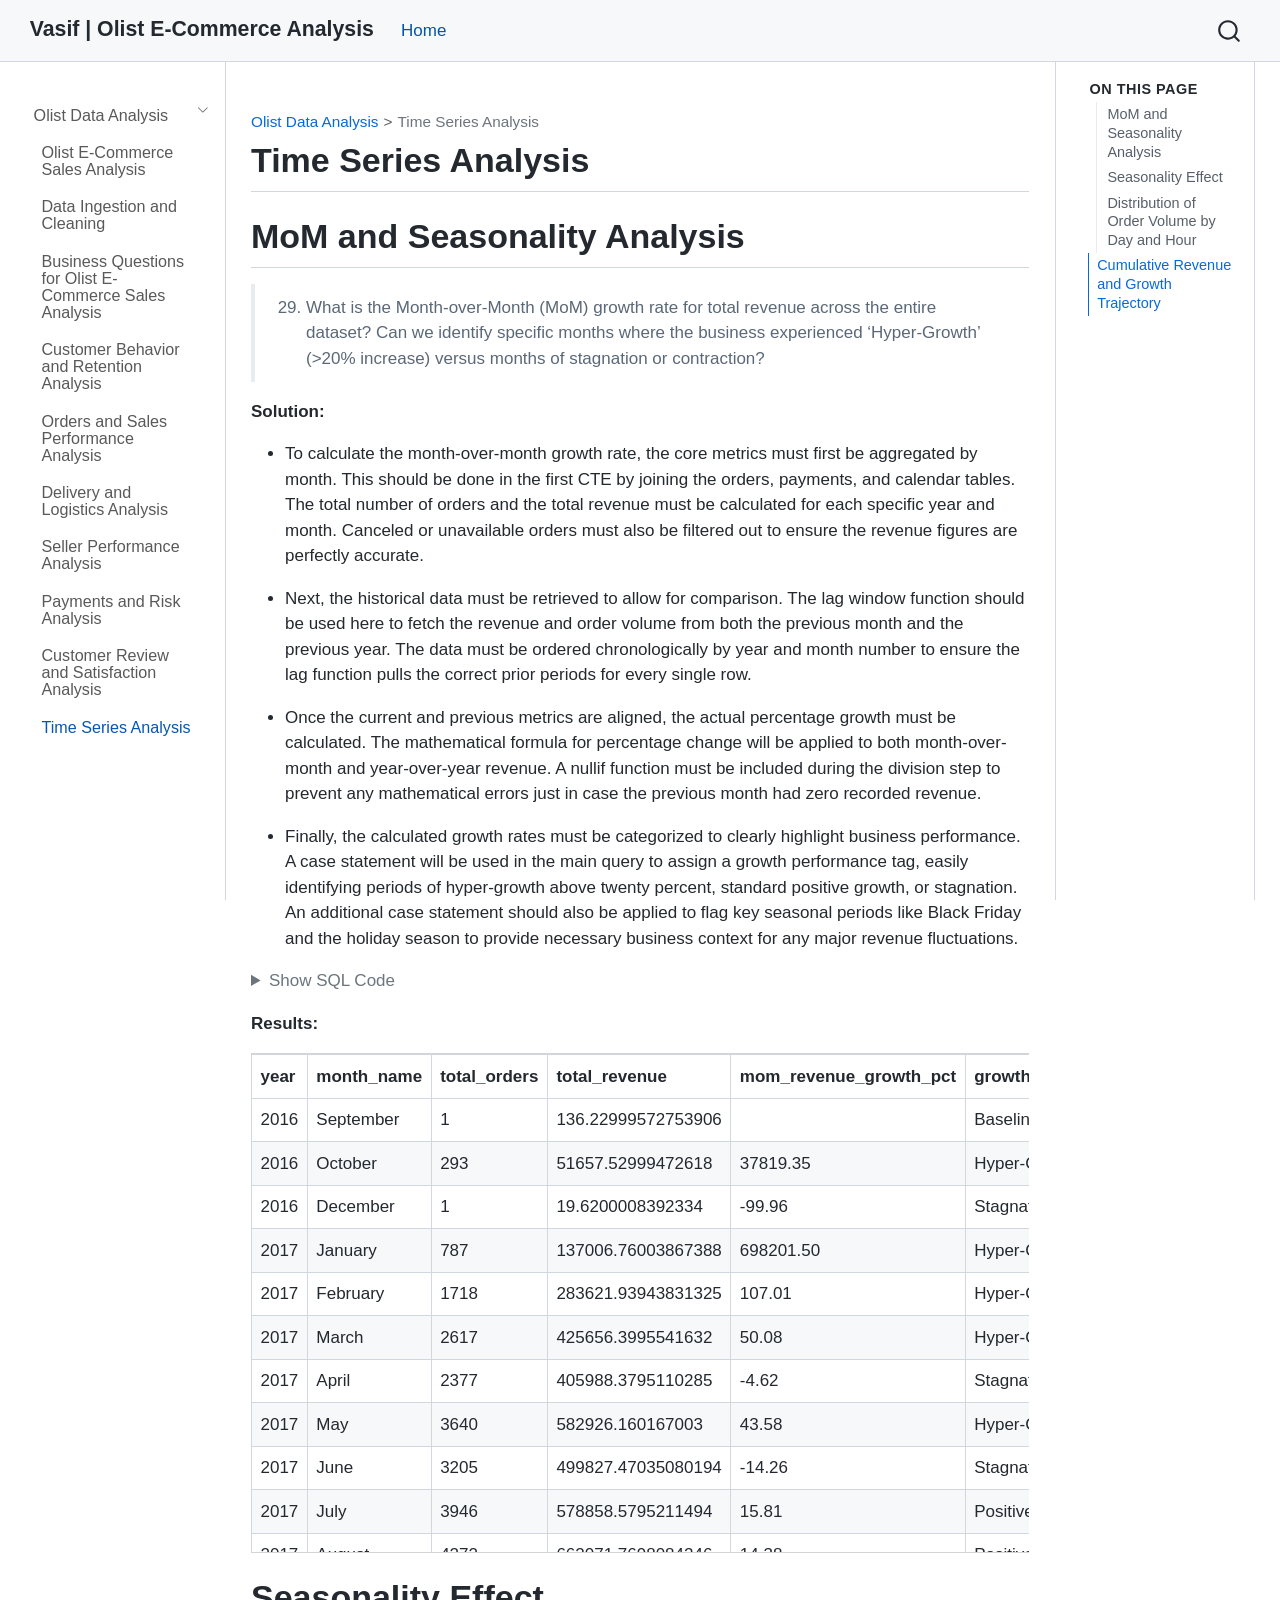
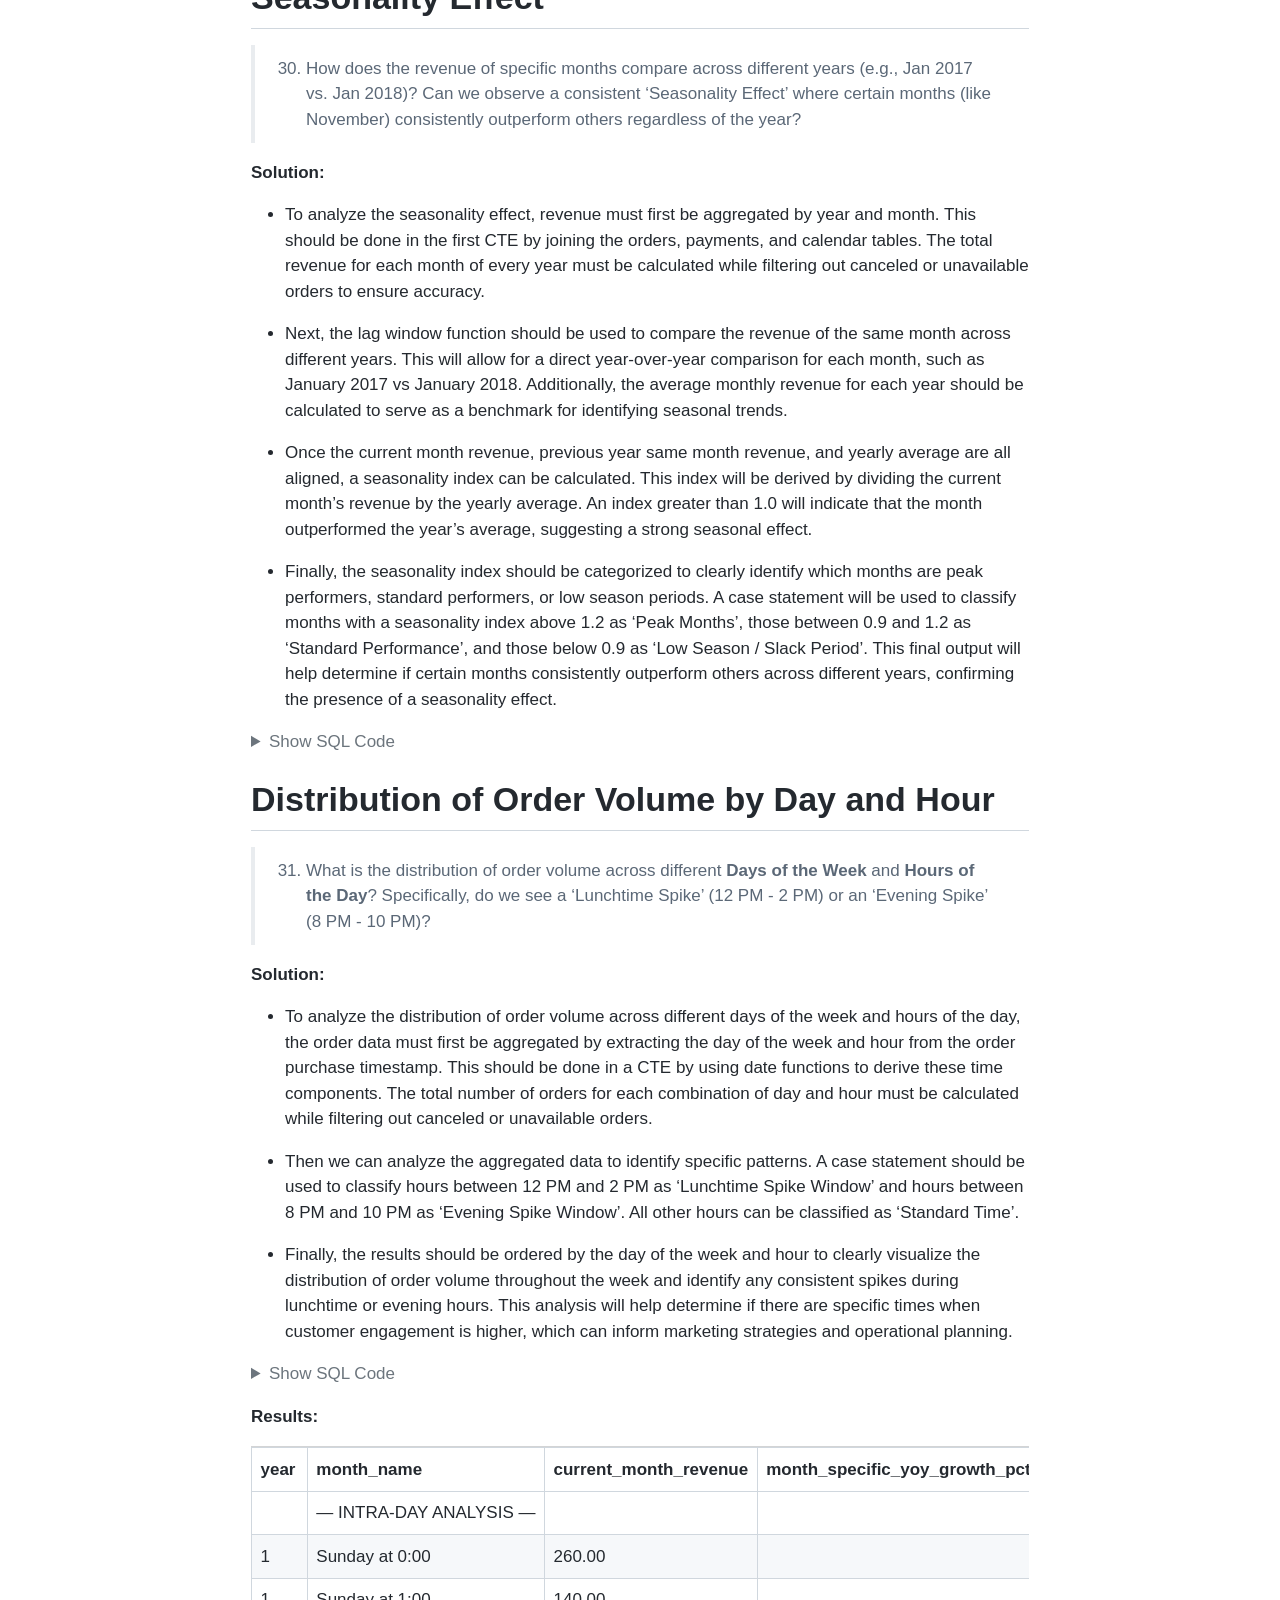
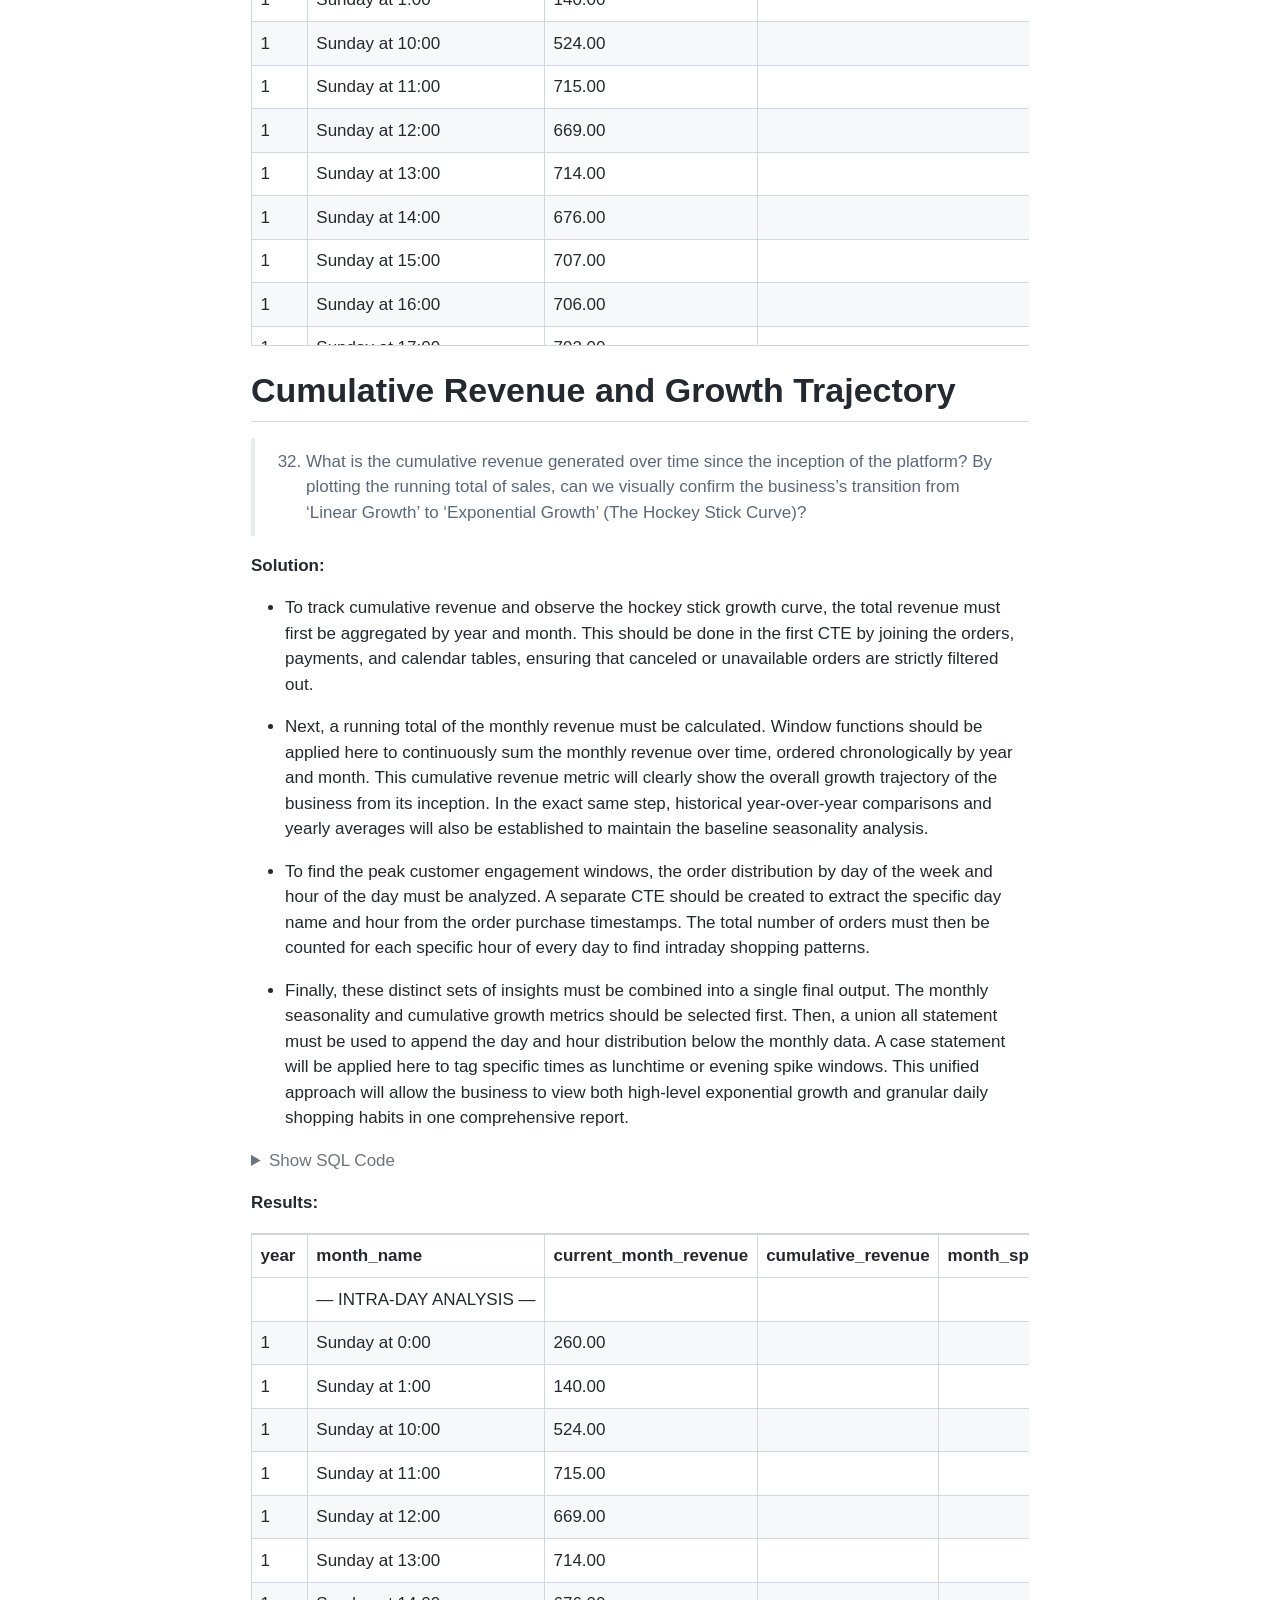
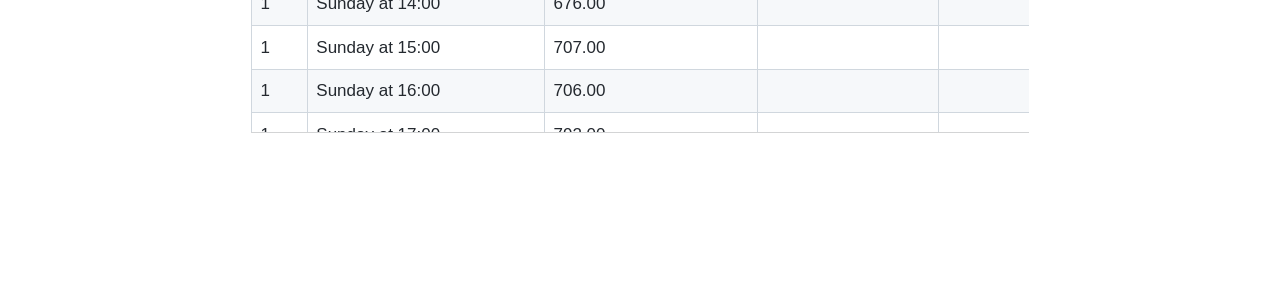
<file: docs/09_time_series.html>
<!DOCTYPE html>
<html xmlns="http://www.w3.org/1999/xhtml" lang="en" xml:lang="en"><head>

<meta charset="utf-8">
<meta name="generator" content="quarto-1.9.37">

<meta name="viewport" content="width=device-width, initial-scale=1.0, user-scalable=yes">


<title>Time Series Analysis – Vasif | Olist E-Commerce Analysis</title>
<style>
/* Default styles provided by pandoc.
** See https://pandoc.org/MANUAL.html#variables-for-html for config info.
*/
code{white-space: pre-wrap;}
span.smallcaps{font-variant: small-caps;}
div.columns{display: flex; gap: min(4vw, 1.5em);}
div.column{flex: auto; overflow-x: auto;}
div.hanging-indent{margin-left: 1.5em; text-indent: -1.5em;}
ul.task-list{list-style: none;}
ul.task-list li input[type="checkbox"] {
  width: 0.8em;
  margin: 0 0.8em 0.2em -1em; /* quarto-specific, see https://github.com/quarto-dev/quarto-cli/issues/4556 */ 
  vertical-align: middle;
}
/* CSS for syntax highlighting */
html { -webkit-text-size-adjust: 100%; }
pre > code.sourceCode { white-space: pre; position: relative; }
pre > code.sourceCode > span { display: inline-block; line-height: 1.25; }
pre > code.sourceCode > span:empty { height: 1.2em; }
.sourceCode { overflow: visible; }
code.sourceCode > span { color: inherit; text-decoration: inherit; }
div.sourceCode { margin: 1em 0; }
pre.sourceCode { margin: 0; }
@media screen {
div.sourceCode { overflow: auto; }
}
@media print {
pre > code.sourceCode { white-space: pre-wrap; }
pre > code.sourceCode > span { text-indent: -5em; padding-left: 5em; }
}
pre.numberSource code
  { counter-reset: source-line 0; }
pre.numberSource code > span
  { position: relative; left: -4em; counter-increment: source-line; }
pre.numberSource code > span > a:first-child::before
  { content: counter(source-line);
    position: relative; left: -1em; text-align: right; vertical-align: baseline;
    border: none; display: inline-block;
    -webkit-touch-callout: none; -webkit-user-select: none;
    -khtml-user-select: none; -moz-user-select: none;
    -ms-user-select: none; user-select: none;
    padding: 0 4px; width: 4em;
  }
pre.numberSource { margin-left: 3em;  padding-left: 4px; }
div.sourceCode
  {   }
@media screen {
pre > code.sourceCode > span > a:first-child::before { text-decoration: underline; }
}
</style>


<script src="site_libs/quarto-nav/quarto-nav.js"></script>
<script src="site_libs/quarto-nav/headroom.min.js"></script>
<script src="site_libs/clipboard/clipboard.min.js"></script>
<script src="site_libs/quarto-search/autocomplete.umd.js"></script>
<script src="site_libs/quarto-search/fuse.min.js"></script>
<script src="site_libs/quarto-search/quarto-search.js"></script>
<meta name="quarto:offset" content="./">
<script src="site_libs/quarto-html/quarto.js" type="module"></script>
<script src="site_libs/quarto-html/tabsets/tabsets.js" type="module"></script>
<script src="site_libs/quarto-html/popper.min.js"></script>
<script src="site_libs/quarto-html/tippy.umd.min.js"></script>
<script src="site_libs/quarto-html/anchor.min.js"></script>
<link href="site_libs/quarto-html/tippy.css" rel="stylesheet">
<link href="site_libs/quarto-html/quarto-syntax-highlighting-acf12a64177840b8d86f2d4f01b2e9fb.css" rel="stylesheet" id="quarto-text-highlighting-styles">
<script src="site_libs/bootstrap/bootstrap.min.js"></script>
<link href="site_libs/bootstrap/bootstrap-icons.css" rel="stylesheet">
<link href="site_libs/bootstrap/bootstrap-948e61940ef19b6a40d753e4856fbf86.min.css" rel="stylesheet" append-hash="true" id="quarto-bootstrap" data-mode="light">
<script id="quarto-search-options" type="application/json">{
  "location": "navbar",
  "copy-button": false,
  "collapse-after": 3,
  "panel-placement": "end",
  "type": "overlay",
  "limit": 50,
  "keyboard-shortcut": [
    "f",
    "/",
    "s"
  ],
  "show-item-context": false,
  "language": {
    "search-no-results-text": "No results",
    "search-matching-documents-text": "matching documents",
    "search-copy-link-title": "Copy link to search",
    "search-hide-matches-text": "Hide additional matches",
    "search-more-match-text": "more match in this document",
    "search-more-matches-text": "more matches in this document",
    "search-clear-button-title": "Clear",
    "search-text-placeholder": "",
    "search-detached-cancel-button-title": "Cancel",
    "search-submit-button-title": "Submit",
    "search-label": "Search"
  }
}</script>


</head>

<body class="nav-sidebar docked nav-fixed quarto-light">

<div id="quarto-search-results"></div>
  <header id="quarto-header" class="headroom fixed-top">
    <nav class="navbar navbar-expand-lg " data-bs-theme="dark">
      <div class="navbar-container container-fluid">
      <div class="navbar-brand-container mx-auto">
    <a class="navbar-brand" href="./index.html">
    <span class="navbar-title">Vasif | Olist E-Commerce Analysis</span>
    </a>
  </div>
            <div id="quarto-search" class="" title="Search"></div>
          <button class="navbar-toggler" type="button" data-bs-toggle="collapse" data-bs-target="#navbarCollapse" aria-controls="navbarCollapse" role="menu" aria-expanded="false" aria-label="Toggle navigation" onclick="if (window.quartoToggleHeadroom) { window.quartoToggleHeadroom(); }">
  <span class="navbar-toggler-icon"></span>
</button>
          <div class="collapse navbar-collapse" id="navbarCollapse">
            <ul class="navbar-nav navbar-nav-scroll me-auto">
  <li class="nav-item">
    <a class="nav-link active" href="./index.html" aria-current="page"> 
<span class="menu-text">Home</span></a>
  </li>  
</ul>
          </div> <!-- /navcollapse -->
            <div class="quarto-navbar-tools">
</div>
      </div> <!-- /container-fluid -->
    </nav>
  <nav class="quarto-secondary-nav">
    <div class="container-fluid d-flex">
      <button type="button" class="quarto-btn-toggle btn" data-bs-toggle="collapse" role="button" data-bs-target=".quarto-sidebar-collapse-item" aria-controls="quarto-sidebar" aria-expanded="false" aria-label="Toggle sidebar navigation" onclick="if (window.quartoToggleHeadroom) { window.quartoToggleHeadroom(); }">
        <i class="bi bi-layout-text-sidebar-reverse"></i>
      </button>
        <nav class="quarto-page-breadcrumbs" aria-label="breadcrumb"><ol class="breadcrumb"><li class="breadcrumb-item"><a href="./index.html">Olist Data Analysis</a></li><li class="breadcrumb-item"><a href="./09_time_series.html">Time Series Analysis</a></li></ol></nav>
        <a class="flex-grow-1" role="navigation" data-bs-toggle="collapse" data-bs-target=".quarto-sidebar-collapse-item" aria-controls="quarto-sidebar" aria-expanded="false" aria-label="Toggle sidebar navigation" onclick="if (window.quartoToggleHeadroom) { window.quartoToggleHeadroom(); }">      
        </a>
    </div>
  </nav>
</header>
<!-- content -->
<div id="quarto-content" class="quarto-container page-columns page-rows-contents page-layout-article page-navbar">
<!-- sidebar -->
  <nav id="quarto-sidebar" class="sidebar collapse collapse-horizontal quarto-sidebar-collapse-item sidebar-navigation docked overflow-auto">
    <div class="sidebar-menu-container"> 
    <ul class="list-unstyled mt-1">
        <li class="sidebar-item sidebar-item-section">
      <div class="sidebar-item-container"> 
            <a class="sidebar-item-text sidebar-link text-start" data-bs-toggle="collapse" data-bs-target="#quarto-sidebar-section-1" role="navigation" aria-expanded="true">
 <span class="menu-text">Olist Data Analysis</span></a>
          <a class="sidebar-item-toggle text-start" data-bs-toggle="collapse" data-bs-target="#quarto-sidebar-section-1" role="navigation" aria-expanded="true" aria-label="Toggle section">
            <i class="bi bi-chevron-right ms-2"></i>
          </a> 
      </div>
      <ul id="quarto-sidebar-section-1" class="collapse list-unstyled sidebar-section depth1 show">  
          <li class="sidebar-item">
  <div class="sidebar-item-container"> 
  <a href="./index.html" class="sidebar-item-text sidebar-link">
 <span class="menu-text">Olist E-Commerce Sales Analysis</span></a>
  </div>
</li>
          <li class="sidebar-item">
  <div class="sidebar-item-container"> 
  <a href="./01_data_normalization.html" class="sidebar-item-text sidebar-link">
 <span class="menu-text">Data Ingestion and Cleaning</span></a>
  </div>
</li>
          <li class="sidebar-item">
  <div class="sidebar-item-container"> 
  <a href="./02_business_questions.html" class="sidebar-item-text sidebar-link">
 <span class="menu-text">Business Questions for Olist E-Commerce Sales Analysis</span></a>
  </div>
</li>
          <li class="sidebar-item">
  <div class="sidebar-item-container"> 
  <a href="./03_customer_retention.html" class="sidebar-item-text sidebar-link">
 <span class="menu-text">Customer Behavior and Retention Analysis</span></a>
  </div>
</li>
          <li class="sidebar-item">
  <div class="sidebar-item-container"> 
  <a href="./04_orders_sales_performance.html" class="sidebar-item-text sidebar-link">
 <span class="menu-text">Orders and Sales Performance Analysis</span></a>
  </div>
</li>
          <li class="sidebar-item">
  <div class="sidebar-item-container"> 
  <a href="./05_delivery_logistics.html" class="sidebar-item-text sidebar-link">
 <span class="menu-text">Delivery and Logistics Analysis</span></a>
  </div>
</li>
          <li class="sidebar-item">
  <div class="sidebar-item-container"> 
  <a href="./06_seller_performance.html" class="sidebar-item-text sidebar-link">
 <span class="menu-text">Seller Performance Analysis</span></a>
  </div>
</li>
          <li class="sidebar-item">
  <div class="sidebar-item-container"> 
  <a href="./07_payments_and_risk.html" class="sidebar-item-text sidebar-link">
 <span class="menu-text">Payments and Risk Analysis</span></a>
  </div>
</li>
          <li class="sidebar-item">
  <div class="sidebar-item-container"> 
  <a href="./08_customer_reviews.html" class="sidebar-item-text sidebar-link">
 <span class="menu-text">Customer Review and Satisfaction Analysis</span></a>
  </div>
</li>
          <li class="sidebar-item">
  <div class="sidebar-item-container"> 
  <a href="./09_time_series.html" class="sidebar-item-text sidebar-link active">
 <span class="menu-text">Time Series Analysis</span></a>
  </div>
</li>
      </ul>
  </li>
    </ul>
    </div>
</nav>
<div id="quarto-sidebar-glass" class="quarto-sidebar-collapse-item" data-bs-toggle="collapse" data-bs-target=".quarto-sidebar-collapse-item"></div>
<!-- margin-sidebar -->
    <div id="quarto-margin-sidebar" class="sidebar margin-sidebar">
        <nav id="TOC" role="doc-toc" class="toc-active">
    <h2 id="toc-title">On this page</h2>
   
  <ul>
  <li><a href="#mom-and-seasonality-analysis" id="toc-mom-and-seasonality-analysis" class="nav-link active" data-scroll-target="#mom-and-seasonality-analysis">MoM and Seasonality Analysis</a></li>
  <li><a href="#seasonality-effect" id="toc-seasonality-effect" class="nav-link" data-scroll-target="#seasonality-effect">Seasonality Effect</a></li>
  <li><a href="#distribution-of-order-volume-by-day-and-hour" id="toc-distribution-of-order-volume-by-day-and-hour" class="nav-link" data-scroll-target="#distribution-of-order-volume-by-day-and-hour">Distribution of Order Volume by Day and Hour</a></li>
  <li><a href="#cumulative-revenue-and-growth-trajectory" id="toc-cumulative-revenue-and-growth-trajectory" class="nav-link" data-scroll-target="#cumulative-revenue-and-growth-trajectory">Cumulative Revenue and Growth Trajectory</a></li>
  </ul>
</nav>
    </div>
<!-- main -->
<main class="content" id="quarto-document-content">

<header id="title-block-header" class="quarto-title-block default"><nav class="quarto-page-breadcrumbs quarto-title-breadcrumbs d-none d-lg-block" aria-label="breadcrumb"><ol class="breadcrumb"><li class="breadcrumb-item"><a href="./index.html">Olist Data Analysis</a></li><li class="breadcrumb-item"><a href="./09_time_series.html">Time Series Analysis</a></li></ol></nav>
<div class="quarto-title">
<h1 class="title">Time Series Analysis</h1>
</div>



<div class="quarto-title-meta">

    
  
    
  </div>
  


</header>


<section id="mom-and-seasonality-analysis" class="level1">
<h1>MoM and Seasonality Analysis</h1>
<blockquote class="blockquote">
<ol start="29" type="1">
<li>What is the Month-over-Month (MoM) growth rate for total revenue across the entire dataset? Can we identify specific months where the business experienced ‘Hyper-Growth’ (&gt;20% increase) versus months of stagnation or contraction?</li>
</ol>
</blockquote>
<p><strong>Solution:</strong></p>
<ul>
<li><p>To calculate the month-over-month growth rate, the core metrics must first be aggregated by month. This should be done in the first CTE by joining the orders, payments, and calendar tables. The total number of orders and the total revenue must be calculated for each specific year and month. Canceled or unavailable orders must also be filtered out to ensure the revenue figures are perfectly accurate.</p></li>
<li><p>Next, the historical data must be retrieved to allow for comparison. The lag window function should be used here to fetch the revenue and order volume from both the previous month and the previous year. The data must be ordered chronologically by year and month number to ensure the lag function pulls the correct prior periods for every single row.</p></li>
<li><p>Once the current and previous metrics are aligned, the actual percentage growth must be calculated. The mathematical formula for percentage change will be applied to both month-over-month and year-over-year revenue. A nullif function must be included during the division step to prevent any mathematical errors just in case the previous month had zero recorded revenue.</p></li>
<li><p>Finally, the calculated growth rates must be categorized to clearly highlight business performance. A case statement will be used in the main query to assign a growth performance tag, easily identifying periods of hyper-growth above twenty percent, standard positive growth, or stagnation. An additional case statement should also be applied to flag key seasonal periods like Black Friday and the holiday season to provide necessary business context for any major revenue fluctuations.</p></li>
</ul>
<details>
<summary>
Show SQL Code
</summary>
<div class="code-copy-outer-scaffold"><div class="sourceCode" id="cb1"><pre class="sourceCode sql code-with-copy"><code class="sourceCode sql"><span id="cb1-1"><a href="#cb1-1" aria-hidden="true" tabindex="-1"></a></span>
<span id="cb1-2"><a href="#cb1-2" aria-hidden="true" tabindex="-1"></a><span class="co">/* growth and seasonality analysis</span></span>
<span id="cb1-3"><a href="#cb1-3" aria-hidden="true" tabindex="-1"></a><span class="co">    objective: calculate mom and yoy growth rates for revenue and order volume</span></span>
<span id="cb1-4"><a href="#cb1-4" aria-hidden="true" tabindex="-1"></a><span class="co">    logic: </span></span>
<span id="cb1-5"><a href="#cb1-5" aria-hidden="true" tabindex="-1"></a><span class="co">      1. aggregate revenue and order counts by month.</span></span>
<span id="cb1-6"><a href="#cb1-6" aria-hidden="true" tabindex="-1"></a><span class="co">      2. use lag() window function to compare current month vs prior month and prior year.</span></span>
<span id="cb1-7"><a href="#cb1-7" aria-hidden="true" tabindex="-1"></a><span class="co">      3. calculate percentage growth rates and classify performance tiers.</span></span>
<span id="cb1-8"><a href="#cb1-8" aria-hidden="true" tabindex="-1"></a><span class="co">    granularity: year_month</span></span>
<span id="cb1-9"><a href="#cb1-9" aria-hidden="true" tabindex="-1"></a><span class="co">*/</span></span>
<span id="cb1-10"><a href="#cb1-10" aria-hidden="true" tabindex="-1"></a></span>
<span id="cb1-11"><a href="#cb1-11" aria-hidden="true" tabindex="-1"></a><span class="kw">with</span> monthly_sales <span class="kw">as</span> (</span>
<span id="cb1-12"><a href="#cb1-12" aria-hidden="true" tabindex="-1"></a>    <span class="co">-- step 1: aggregate core metrics by month</span></span>
<span id="cb1-13"><a href="#cb1-13" aria-hidden="true" tabindex="-1"></a>    <span class="kw">select</span> </span>
<span id="cb1-14"><a href="#cb1-14" aria-hidden="true" tabindex="-1"></a>        c.<span class="dt">year</span>,</span>
<span id="cb1-15"><a href="#cb1-15" aria-hidden="true" tabindex="-1"></a>        c.month_number,</span>
<span id="cb1-16"><a href="#cb1-16" aria-hidden="true" tabindex="-1"></a>        c.month_name,</span>
<span id="cb1-17"><a href="#cb1-17" aria-hidden="true" tabindex="-1"></a>        <span class="fu">count</span>(<span class="kw">distinct</span> o.order_id) <span class="kw">as</span> total_orders,</span>
<span id="cb1-18"><a href="#cb1-18" aria-hidden="true" tabindex="-1"></a>        <span class="fu">sum</span>(p.payment_value) <span class="kw">as</span> total_revenue</span>
<span id="cb1-19"><a href="#cb1-19" aria-hidden="true" tabindex="-1"></a>    <span class="kw">from</span> </span>
<span id="cb1-20"><a href="#cb1-20" aria-hidden="true" tabindex="-1"></a>        orders o</span>
<span id="cb1-21"><a href="#cb1-21" aria-hidden="true" tabindex="-1"></a>    <span class="kw">inner</span> <span class="kw">join</span> </span>
<span id="cb1-22"><a href="#cb1-22" aria-hidden="true" tabindex="-1"></a>        payments p <span class="kw">on</span> o.order_id <span class="op">=</span> p.order_id</span>
<span id="cb1-23"><a href="#cb1-23" aria-hidden="true" tabindex="-1"></a>    <span class="kw">inner</span> <span class="kw">join</span> </span>
<span id="cb1-24"><a href="#cb1-24" aria-hidden="true" tabindex="-1"></a>        Calendar c <span class="kw">on</span> o.purchase_datekey <span class="op">=</span> c.datekey</span>
<span id="cb1-25"><a href="#cb1-25" aria-hidden="true" tabindex="-1"></a>    <span class="kw">where</span> </span>
<span id="cb1-26"><a href="#cb1-26" aria-hidden="true" tabindex="-1"></a>        o.order_status <span class="kw">not</span> <span class="kw">in</span> (<span class="st">'canceled'</span>, <span class="st">'unavailable'</span>)</span>
<span id="cb1-27"><a href="#cb1-27" aria-hidden="true" tabindex="-1"></a>    <span class="kw">group</span> <span class="kw">by</span> </span>
<span id="cb1-28"><a href="#cb1-28" aria-hidden="true" tabindex="-1"></a>        c.<span class="dt">year</span>, c.month_number, c.month_name</span>
<span id="cb1-29"><a href="#cb1-29" aria-hidden="true" tabindex="-1"></a>),</span>
<span id="cb1-30"><a href="#cb1-30" aria-hidden="true" tabindex="-1"></a></span>
<span id="cb1-31"><a href="#cb1-31" aria-hidden="true" tabindex="-1"></a>growth_metrics <span class="kw">as</span> (</span>
<span id="cb1-32"><a href="#cb1-32" aria-hidden="true" tabindex="-1"></a>    <span class="co">-- step 2: use lag() to fetch values from the previous month and previous year</span></span>
<span id="cb1-33"><a href="#cb1-33" aria-hidden="true" tabindex="-1"></a>    <span class="kw">select</span> </span>
<span id="cb1-34"><a href="#cb1-34" aria-hidden="true" tabindex="-1"></a>        <span class="op">*</span>,</span>
<span id="cb1-35"><a href="#cb1-35" aria-hidden="true" tabindex="-1"></a>        <span class="co">-- previous month values</span></span>
<span id="cb1-36"><a href="#cb1-36" aria-hidden="true" tabindex="-1"></a>        prev_month_orders <span class="op">=</span> <span class="fu">lag</span>(total_orders) <span class="kw">over</span> (<span class="kw">order</span> <span class="kw">by</span> <span class="dt">year</span>, month_number),</span>
<span id="cb1-37"><a href="#cb1-37" aria-hidden="true" tabindex="-1"></a>        prev_month_revenue <span class="op">=</span> <span class="fu">lag</span>(total_revenue) <span class="kw">over</span> (<span class="kw">order</span> <span class="kw">by</span> <span class="dt">year</span>, month_number),</span>
<span id="cb1-38"><a href="#cb1-38" aria-hidden="true" tabindex="-1"></a>        </span>
<span id="cb1-39"><a href="#cb1-39" aria-hidden="true" tabindex="-1"></a>        <span class="co">-- previous year values (offset of 12 rows)</span></span>
<span id="cb1-40"><a href="#cb1-40" aria-hidden="true" tabindex="-1"></a>        prev_year_orders <span class="op">=</span> <span class="fu">lag</span>(total_orders, <span class="dv">12</span>) <span class="kw">over</span> (<span class="kw">order</span> <span class="kw">by</span> <span class="dt">year</span>, month_number),</span>
<span id="cb1-41"><a href="#cb1-41" aria-hidden="true" tabindex="-1"></a>        prev_year_revenue <span class="op">=</span> <span class="fu">lag</span>(total_revenue, <span class="dv">12</span>) <span class="kw">over</span> (<span class="kw">order</span> <span class="kw">by</span> <span class="dt">year</span>, month_number)</span>
<span id="cb1-42"><a href="#cb1-42" aria-hidden="true" tabindex="-1"></a>    <span class="kw">from</span> </span>
<span id="cb1-43"><a href="#cb1-43" aria-hidden="true" tabindex="-1"></a>        monthly_sales</span>
<span id="cb1-44"><a href="#cb1-44" aria-hidden="true" tabindex="-1"></a>),</span>
<span id="cb1-45"><a href="#cb1-45" aria-hidden="true" tabindex="-1"></a></span>
<span id="cb1-46"><a href="#cb1-46" aria-hidden="true" tabindex="-1"></a>final_calculations <span class="kw">as</span> (</span>
<span id="cb1-47"><a href="#cb1-47" aria-hidden="true" tabindex="-1"></a>    <span class="co">-- step 3: calculate percentage growth</span></span>
<span id="cb1-48"><a href="#cb1-48" aria-hidden="true" tabindex="-1"></a>    <span class="kw">select</span> </span>
<span id="cb1-49"><a href="#cb1-49" aria-hidden="true" tabindex="-1"></a>        <span class="op">*</span>,</span>
<span id="cb1-50"><a href="#cb1-50" aria-hidden="true" tabindex="-1"></a>        mom_revenue_growth_pct <span class="op">=</span> <span class="fu">cast</span>(<span class="fl">100.0</span> <span class="op">*</span> (total_revenue <span class="op">-</span> prev_month_revenue) <span class="op">/</span> <span class="fu">nullif</span>(prev_month_revenue, <span class="dv">0</span>) <span class="kw">as</span> <span class="dt">decimal</span>(<span class="dv">10</span>,<span class="dv">2</span>)),</span>
<span id="cb1-51"><a href="#cb1-51" aria-hidden="true" tabindex="-1"></a>        yoy_revenue_growth_pct <span class="op">=</span> <span class="fu">cast</span>(<span class="fl">100.0</span> <span class="op">*</span> (total_revenue <span class="op">-</span> prev_year_revenue) <span class="op">/</span> <span class="fu">nullif</span>(prev_year_revenue, <span class="dv">0</span>) <span class="kw">as</span> <span class="dt">decimal</span>(<span class="dv">10</span>,<span class="dv">2</span>))</span>
<span id="cb1-52"><a href="#cb1-52" aria-hidden="true" tabindex="-1"></a>    <span class="kw">from</span> </span>
<span id="cb1-53"><a href="#cb1-53" aria-hidden="true" tabindex="-1"></a>        growth_metrics</span>
<span id="cb1-54"><a href="#cb1-54" aria-hidden="true" tabindex="-1"></a>)</span>
<span id="cb1-55"><a href="#cb1-55" aria-hidden="true" tabindex="-1"></a></span>
<span id="cb1-56"><a href="#cb1-56" aria-hidden="true" tabindex="-1"></a><span class="co">-- final output: categorizing growth performance levels and seasonality</span></span>
<span id="cb1-57"><a href="#cb1-57" aria-hidden="true" tabindex="-1"></a><span class="kw">select</span> </span>
<span id="cb1-58"><a href="#cb1-58" aria-hidden="true" tabindex="-1"></a>    <span class="dt">year</span>,</span>
<span id="cb1-59"><a href="#cb1-59" aria-hidden="true" tabindex="-1"></a>    month_name,</span>
<span id="cb1-60"><a href="#cb1-60" aria-hidden="true" tabindex="-1"></a>    total_orders,</span>
<span id="cb1-61"><a href="#cb1-61" aria-hidden="true" tabindex="-1"></a>    total_revenue,</span>
<span id="cb1-62"><a href="#cb1-62" aria-hidden="true" tabindex="-1"></a>    mom_revenue_growth_pct,</span>
<span id="cb1-63"><a href="#cb1-63" aria-hidden="true" tabindex="-1"></a>    </span>
<span id="cb1-64"><a href="#cb1-64" aria-hidden="true" tabindex="-1"></a>    <span class="co">-- identifying growth tiers as requested</span></span>
<span id="cb1-65"><a href="#cb1-65" aria-hidden="true" tabindex="-1"></a>    <span class="cf">case</span> </span>
<span id="cb1-66"><a href="#cb1-66" aria-hidden="true" tabindex="-1"></a>        <span class="cf">when</span> mom_revenue_growth_pct <span class="op">&gt;</span> <span class="dv">20</span> <span class="cf">then</span> <span class="st">'Hyper-Growth (&gt;20%)'</span></span>
<span id="cb1-67"><a href="#cb1-67" aria-hidden="true" tabindex="-1"></a>        <span class="cf">when</span> mom_revenue_growth_pct <span class="op">&gt;</span> <span class="dv">0</span> <span class="cf">then</span> <span class="st">'Positive Growth'</span></span>
<span id="cb1-68"><a href="#cb1-68" aria-hidden="true" tabindex="-1"></a>        <span class="cf">when</span> mom_revenue_growth_pct <span class="op">&lt;=</span> <span class="dv">0</span> <span class="cf">then</span> <span class="st">'Stagnation / Contraction'</span></span>
<span id="cb1-69"><a href="#cb1-69" aria-hidden="true" tabindex="-1"></a>        <span class="cf">else</span> <span class="st">'Baseline (No Prior Month)'</span></span>
<span id="cb1-70"><a href="#cb1-70" aria-hidden="true" tabindex="-1"></a>    <span class="cf">end</span> <span class="kw">as</span> growth_performance_tag,</span>
<span id="cb1-71"><a href="#cb1-71" aria-hidden="true" tabindex="-1"></a>    </span>
<span id="cb1-72"><a href="#cb1-72" aria-hidden="true" tabindex="-1"></a>    <span class="co">-- identifying seasonal spikes</span></span>
<span id="cb1-73"><a href="#cb1-73" aria-hidden="true" tabindex="-1"></a>    <span class="cf">case</span> </span>
<span id="cb1-74"><a href="#cb1-74" aria-hidden="true" tabindex="-1"></a>        <span class="cf">when</span> month_number <span class="op">=</span> <span class="dv">11</span> <span class="cf">then</span> <span class="st">'Black Friday Period'</span></span>
<span id="cb1-75"><a href="#cb1-75" aria-hidden="true" tabindex="-1"></a>        <span class="cf">when</span> month_number <span class="op">=</span> <span class="dv">12</span> <span class="cf">then</span> <span class="st">'Holiday Season'</span></span>
<span id="cb1-76"><a href="#cb1-76" aria-hidden="true" tabindex="-1"></a>        <span class="cf">when</span> month_number <span class="op">=</span> <span class="dv">1</span> <span class="cf">then</span> <span class="st">'New Year Peak'</span></span>
<span id="cb1-77"><a href="#cb1-77" aria-hidden="true" tabindex="-1"></a>        <span class="cf">else</span> <span class="st">'Standard Period'</span></span>
<span id="cb1-78"><a href="#cb1-78" aria-hidden="true" tabindex="-1"></a>    <span class="cf">end</span> <span class="kw">as</span> seasonality_tag</span>
<span id="cb1-79"><a href="#cb1-79" aria-hidden="true" tabindex="-1"></a><span class="kw">from</span> </span>
<span id="cb1-80"><a href="#cb1-80" aria-hidden="true" tabindex="-1"></a>    final_calculations</span>
<span id="cb1-81"><a href="#cb1-81" aria-hidden="true" tabindex="-1"></a><span class="kw">order</span> <span class="kw">by</span> </span>
<span id="cb1-82"><a href="#cb1-82" aria-hidden="true" tabindex="-1"></a>    <span class="dt">year</span>, month_number;</span></code></pre></div><button title="Copy to Clipboard" class="code-copy-button"><i class="bi"></i></button></div>
</details>
<p><strong>Results:</strong></p>
<table class="caption-top table">
<colgroup>
<col style="width: 4%">
<col style="width: 10%">
<col style="width: 12%">
<col style="width: 13%">
<col style="width: 22%">
<col style="width: 22%">
<col style="width: 15%">
</colgroup>
<thead>
<tr class="header">
<th>year</th>
<th>month_name</th>
<th>total_orders</th>
<th>total_revenue</th>
<th>mom_revenue_growth_pct</th>
<th>growth_performance_tag</th>
<th>seasonality_tag</th>
</tr>
</thead>
<tbody>
<tr class="odd">
<td>2016</td>
<td>September</td>
<td>1</td>
<td>136.22999572753906</td>
<td></td>
<td>Baseline (No Prior Month)</td>
<td>Standard Period</td>
</tr>
<tr class="even">
<td>2016</td>
<td>October</td>
<td>293</td>
<td>51657.52999472618</td>
<td>37819.35</td>
<td>Hyper-Growth (&gt;20%)</td>
<td>Standard Period</td>
</tr>
<tr class="odd">
<td>2016</td>
<td>December</td>
<td>1</td>
<td>19.6200008392334</td>
<td>-99.96</td>
<td>Stagnation / Contraction</td>
<td>Holiday Season</td>
</tr>
<tr class="even">
<td>2017</td>
<td>January</td>
<td>787</td>
<td>137006.76003867388</td>
<td>698201.50</td>
<td>Hyper-Growth (&gt;20%)</td>
<td>New Year Peak</td>
</tr>
<tr class="odd">
<td>2017</td>
<td>February</td>
<td>1718</td>
<td>283621.93943831325</td>
<td>107.01</td>
<td>Hyper-Growth (&gt;20%)</td>
<td>Standard Period</td>
</tr>
<tr class="even">
<td>2017</td>
<td>March</td>
<td>2617</td>
<td>425656.3995541632</td>
<td>50.08</td>
<td>Hyper-Growth (&gt;20%)</td>
<td>Standard Period</td>
</tr>
<tr class="odd">
<td>2017</td>
<td>April</td>
<td>2377</td>
<td>405988.3795110285</td>
<td>-4.62</td>
<td>Stagnation / Contraction</td>
<td>Standard Period</td>
</tr>
<tr class="even">
<td>2017</td>
<td>May</td>
<td>3640</td>
<td>582926.160167003</td>
<td>43.58</td>
<td>Hyper-Growth (&gt;20%)</td>
<td>Standard Period</td>
</tr>
<tr class="odd">
<td>2017</td>
<td>June</td>
<td>3205</td>
<td>499827.47035080194</td>
<td>-14.26</td>
<td>Stagnation / Contraction</td>
<td>Standard Period</td>
</tr>
<tr class="even">
<td>2017</td>
<td>July</td>
<td>3946</td>
<td>578858.5795211494</td>
<td>15.81</td>
<td>Positive Growth</td>
<td>Standard Period</td>
</tr>
<tr class="odd">
<td>2017</td>
<td>August</td>
<td>4272</td>
<td>662071.7698084246</td>
<td>14.38</td>
<td>Positive Growth</td>
<td>Standard Period</td>
</tr>
<tr class="even">
<td>2017</td>
<td>September</td>
<td>4227</td>
<td>717195.2203616947</td>
<td>8.33</td>
<td>Positive Growth</td>
<td>Standard Period</td>
</tr>
<tr class="odd">
<td>2017</td>
<td>October</td>
<td>4547</td>
<td>764785.2796836384</td>
<td>6.64</td>
<td>Positive Growth</td>
<td>Standard Period</td>
</tr>
<tr class="even">
<td>2017</td>
<td>November</td>
<td>7423</td>
<td>1172639.2297811043</td>
<td>53.33</td>
<td>Hyper-Growth (&gt;20%)</td>
<td>Black Friday Period</td>
</tr>
<tr class="odd">
<td>2017</td>
<td>December</td>
<td>5620</td>
<td>861914.4599985629</td>
<td>-26.50</td>
<td>Stagnation / Contraction</td>
<td>Holiday Season</td>
</tr>
<tr class="even">
<td>2018</td>
<td>January</td>
<td>7187</td>
<td>1102639.4091129452</td>
<td>27.93</td>
<td>Hyper-Growth (&gt;20%)</td>
<td>New Year Peak</td>
</tr>
<tr class="odd">
<td>2018</td>
<td>February</td>
<td>6625</td>
<td>979966.2302345932</td>
<td>-11.13</td>
<td>Stagnation / Contraction</td>
<td>Standard Period</td>
</tr>
<tr class="even">
<td>2018</td>
<td>March</td>
<td>7168</td>
<td>1152736.7396906763</td>
<td>17.63</td>
<td>Positive Growth</td>
<td>Standard Period</td>
</tr>
<tr class="odd">
<td>2018</td>
<td>April</td>
<td>6919</td>
<td>1156303.9107048158</td>
<td>0.31</td>
<td>Positive Growth</td>
<td>Standard Period</td>
</tr>
<tr class="even">
<td>2018</td>
<td>May</td>
<td>6833</td>
<td>1145748.6310662013</td>
<td>-0.91</td>
<td>Stagnation / Contraction</td>
<td>Standard Period</td>
</tr>
<tr class="odd">
<td>2018</td>
<td>June</td>
<td>6145</td>
<td>1020494.2907593064</td>
<td>-10.93</td>
<td>Stagnation / Contraction</td>
<td>Standard Period</td>
</tr>
<tr class="even">
<td>2018</td>
<td>July</td>
<td>6233</td>
<td>1039880.1590387616</td>
<td>1.90</td>
<td>Positive Growth</td>
<td>Standard Period</td>
</tr>
<tr class="odd">
<td>2018</td>
<td>August</td>
<td>6421</td>
<td>996896.1512343884</td>
<td>-4.13</td>
<td>Stagnation / Contraction</td>
<td>Standard Period</td>
</tr>
<tr class="even">
<td>2018</td>
<td>September</td>
<td>1</td>
<td>166.4600067138672</td>
<td>-99.98</td>
<td>Stagnation / Contraction</td>
<td>Standard Period</td>
</tr>
</tbody>
</table>
</section>
<section id="seasonality-effect" class="level1">
<h1>Seasonality Effect</h1>
<blockquote class="blockquote">
<ol start="30" type="1">
<li>How does the revenue of specific months compare across different years (e.g., Jan 2017 vs.&nbsp;Jan 2018)? Can we observe a consistent ‘Seasonality Effect’ where certain months (like November) consistently outperform others regardless of the year?</li>
</ol>
</blockquote>
<p><strong>Solution:</strong></p>
<ul>
<li><p>To analyze the seasonality effect, revenue must first be aggregated by year and month. This should be done in the first CTE by joining the orders, payments, and calendar tables. The total revenue for each month of every year must be calculated while filtering out canceled or unavailable orders to ensure accuracy.</p></li>
<li><p>Next, the lag window function should be used to compare the revenue of the same month across different years. This will allow for a direct year-over-year comparison for each month, such as January 2017 vs January 2018. Additionally, the average monthly revenue for each year should be calculated to serve as a benchmark for identifying seasonal trends.</p></li>
<li><p>Once the current month revenue, previous year same month revenue, and yearly average are all aligned, a seasonality index can be calculated. This index will be derived by dividing the current month’s revenue by the yearly average. An index greater than 1.0 will indicate that the month outperformed the year’s average, suggesting a strong seasonal effect.</p></li>
<li><p>Finally, the seasonality index should be categorized to clearly identify which months are peak performers, standard performers, or low season periods. A case statement will be used to classify months with a seasonality index above 1.2 as ‘Peak Months’, those between 0.9 and 1.2 as ‘Standard Performance’, and those below 0.9 as ‘Low Season / Slack Period’. This final output will help determine if certain months consistently outperform others across different years, confirming the presence of a seasonality effect.</p></li>
</ul>
<details>
<summary>
Show SQL Code
</summary>
<div class="code-copy-outer-scaffold"><div class="sourceCode" id="cb2"><pre class="sourceCode sql code-with-copy"><code class="sourceCode sql"><span id="cb2-1"><a href="#cb2-1" aria-hidden="true" tabindex="-1"></a></span>
<span id="cb2-2"><a href="#cb2-2" aria-hidden="true" tabindex="-1"></a><span class="co">/* growth and seasonality analysis</span></span>
<span id="cb2-3"><a href="#cb2-3" aria-hidden="true" tabindex="-1"></a><span class="co">    objective: </span></span>
<span id="cb2-4"><a href="#cb2-4" aria-hidden="true" tabindex="-1"></a><span class="co">        1. compare specific months across years (e.g., Jan 2017 vs Jan 2018).</span></span>
<span id="cb2-5"><a href="#cb2-5" aria-hidden="true" tabindex="-1"></a><span class="co">        2. calculate a 'seasonality index' to identify recurring monthly trends.</span></span>
<span id="cb2-6"><a href="#cb2-6" aria-hidden="true" tabindex="-1"></a><span class="co">    logic: </span></span>
<span id="cb2-7"><a href="#cb2-7" aria-hidden="true" tabindex="-1"></a><span class="co">      - aggregate revenue by year and month.</span></span>
<span id="cb2-8"><a href="#cb2-8" aria-hidden="true" tabindex="-1"></a><span class="co">      - use window functions to compare same-month performance across years.</span></span>
<span id="cb2-9"><a href="#cb2-9" aria-hidden="true" tabindex="-1"></a><span class="co">      - calculate the deviation of each month from its year's average to find the 'seasonal push'.</span></span>
<span id="cb2-10"><a href="#cb2-10" aria-hidden="true" tabindex="-1"></a><span class="co">*/</span></span>
<span id="cb2-11"><a href="#cb2-11" aria-hidden="true" tabindex="-1"></a></span>
<span id="cb2-12"><a href="#cb2-12" aria-hidden="true" tabindex="-1"></a><span class="kw">with</span> monthly_revenue_base <span class="kw">as</span> (</span>
<span id="cb2-13"><a href="#cb2-13" aria-hidden="true" tabindex="-1"></a>    <span class="co">-- step 1: aggregate total revenue by year and month</span></span>
<span id="cb2-14"><a href="#cb2-14" aria-hidden="true" tabindex="-1"></a>    <span class="kw">select</span> </span>
<span id="cb2-15"><a href="#cb2-15" aria-hidden="true" tabindex="-1"></a>        c.<span class="dt">year</span>,</span>
<span id="cb2-16"><a href="#cb2-16" aria-hidden="true" tabindex="-1"></a>        c.month_number,</span>
<span id="cb2-17"><a href="#cb2-17" aria-hidden="true" tabindex="-1"></a>        c.month_name,</span>
<span id="cb2-18"><a href="#cb2-18" aria-hidden="true" tabindex="-1"></a>        <span class="fu">sum</span>(p.payment_value) <span class="kw">as</span> monthly_revenue</span>
<span id="cb2-19"><a href="#cb2-19" aria-hidden="true" tabindex="-1"></a>    <span class="kw">from</span> </span>
<span id="cb2-20"><a href="#cb2-20" aria-hidden="true" tabindex="-1"></a>        orders o</span>
<span id="cb2-21"><a href="#cb2-21" aria-hidden="true" tabindex="-1"></a>    <span class="kw">inner</span> <span class="kw">join</span> </span>
<span id="cb2-22"><a href="#cb2-22" aria-hidden="true" tabindex="-1"></a>        payments p <span class="kw">on</span> o.order_id <span class="op">=</span> p.order_id</span>
<span id="cb2-23"><a href="#cb2-23" aria-hidden="true" tabindex="-1"></a>    <span class="kw">inner</span> <span class="kw">join</span> </span>
<span id="cb2-24"><a href="#cb2-24" aria-hidden="true" tabindex="-1"></a>        Calendar c <span class="kw">on</span> o.purchase_datekey <span class="op">=</span> c.datekey</span>
<span id="cb2-25"><a href="#cb2-25" aria-hidden="true" tabindex="-1"></a>    <span class="kw">where</span> </span>
<span id="cb2-26"><a href="#cb2-26" aria-hidden="true" tabindex="-1"></a>        o.order_status <span class="kw">not</span> <span class="kw">in</span> (<span class="st">'canceled'</span>, <span class="st">'unavailable'</span>)</span>
<span id="cb2-27"><a href="#cb2-27" aria-hidden="true" tabindex="-1"></a>    <span class="kw">group</span> <span class="kw">by</span> </span>
<span id="cb2-28"><a href="#cb2-28" aria-hidden="true" tabindex="-1"></a>        c.<span class="dt">year</span>, c.month_number, c.month_name</span>
<span id="cb2-29"><a href="#cb2-29" aria-hidden="true" tabindex="-1"></a>),</span>
<span id="cb2-30"><a href="#cb2-30" aria-hidden="true" tabindex="-1"></a></span>
<span id="cb2-31"><a href="#cb2-31" aria-hidden="true" tabindex="-1"></a>seasonal_indexing <span class="kw">as</span> (</span>
<span id="cb2-32"><a href="#cb2-32" aria-hidden="true" tabindex="-1"></a>    <span class="co">-- step 2: calculate year-over-year same-month comparisons and yearly averages</span></span>
<span id="cb2-33"><a href="#cb2-33" aria-hidden="true" tabindex="-1"></a>    <span class="kw">select</span> </span>
<span id="cb2-34"><a href="#cb2-34" aria-hidden="true" tabindex="-1"></a>        <span class="op">*</span>,</span>
<span id="cb2-35"><a href="#cb2-35" aria-hidden="true" tabindex="-1"></a>        <span class="co">-- direct comparison: revenue of the same month in the previous year</span></span>
<span id="cb2-36"><a href="#cb2-36" aria-hidden="true" tabindex="-1"></a>        prev_year_same_month_rev <span class="op">=</span> <span class="fu">lag</span>(monthly_revenue) <span class="kw">over</span> (</span>
<span id="cb2-37"><a href="#cb2-37" aria-hidden="true" tabindex="-1"></a>            <span class="kw">partition</span> <span class="kw">by</span> month_number </span>
<span id="cb2-38"><a href="#cb2-38" aria-hidden="true" tabindex="-1"></a>            <span class="kw">order</span> <span class="kw">by</span> <span class="dt">year</span></span>
<span id="cb2-39"><a href="#cb2-39" aria-hidden="true" tabindex="-1"></a>        ),</span>
<span id="cb2-40"><a href="#cb2-40" aria-hidden="true" tabindex="-1"></a>        <span class="co">-- average monthly revenue for that specific year (benchmark)</span></span>
<span id="cb2-41"><a href="#cb2-41" aria-hidden="true" tabindex="-1"></a>        yearly_avg_monthly_rev <span class="op">=</span> <span class="fu">avg</span>(monthly_revenue) <span class="kw">over</span> (</span>
<span id="cb2-42"><a href="#cb2-42" aria-hidden="true" tabindex="-1"></a>            <span class="kw">partition</span> <span class="kw">by</span> <span class="dt">year</span></span>
<span id="cb2-43"><a href="#cb2-43" aria-hidden="true" tabindex="-1"></a>        )</span>
<span id="cb2-44"><a href="#cb2-44" aria-hidden="true" tabindex="-1"></a>    <span class="kw">from</span> </span>
<span id="cb2-45"><a href="#cb2-45" aria-hidden="true" tabindex="-1"></a>        monthly_revenue_base</span>
<span id="cb2-46"><a href="#cb2-46" aria-hidden="true" tabindex="-1"></a>)</span>
<span id="cb2-47"><a href="#cb2-47" aria-hidden="true" tabindex="-1"></a></span>
<span id="cb2-48"><a href="#cb2-48" aria-hidden="true" tabindex="-1"></a><span class="co">-- final output: quantifying the seasonality effect</span></span>
<span id="cb2-49"><a href="#cb2-49" aria-hidden="true" tabindex="-1"></a><span class="kw">select</span> </span>
<span id="cb2-50"><a href="#cb2-50" aria-hidden="true" tabindex="-1"></a>    <span class="dt">year</span>,</span>
<span id="cb2-51"><a href="#cb2-51" aria-hidden="true" tabindex="-1"></a>    month_name,</span>
<span id="cb2-52"><a href="#cb2-52" aria-hidden="true" tabindex="-1"></a>    <span class="fu">cast</span>(monthly_revenue <span class="kw">as</span> <span class="dt">decimal</span>(<span class="dv">15</span>,<span class="dv">2</span>)) <span class="kw">as</span> current_month_revenue,</span>
<span id="cb2-53"><a href="#cb2-53" aria-hidden="true" tabindex="-1"></a>    </span>
<span id="cb2-54"><a href="#cb2-54" aria-hidden="true" tabindex="-1"></a>    <span class="co">-- yoy comparison for the specific month</span></span>
<span id="cb2-55"><a href="#cb2-55" aria-hidden="true" tabindex="-1"></a>    <span class="fu">cast</span>(<span class="fl">100.0</span> <span class="op">*</span> (monthly_revenue <span class="op">-</span> prev_year_same_month_rev) <span class="op">/</span> <span class="fu">nullif</span>(prev_year_same_month_rev, <span class="dv">0</span>) <span class="kw">as</span> <span class="dt">decimal</span>(<span class="dv">10</span>,<span class="dv">2</span>)) <span class="kw">as</span> month_specific_yoy_growth_pct,</span>
<span id="cb2-56"><a href="#cb2-56" aria-hidden="true" tabindex="-1"></a>    </span>
<span id="cb2-57"><a href="#cb2-57" aria-hidden="true" tabindex="-1"></a>    <span class="co">-- seasonality index: revenue / yearly average</span></span>
<span id="cb2-58"><a href="#cb2-58" aria-hidden="true" tabindex="-1"></a>    <span class="co">-- index &gt; 1.0 means the month outperforms the year's average</span></span>
<span id="cb2-59"><a href="#cb2-59" aria-hidden="true" tabindex="-1"></a>    <span class="fu">cast</span>(monthly_revenue <span class="op">/</span> <span class="fu">nullif</span>(yearly_avg_monthly_rev, <span class="dv">0</span>) <span class="kw">as</span> <span class="dt">decimal</span>(<span class="dv">10</span>,<span class="dv">2</span>)) <span class="kw">as</span> seasonality_index,</span>
<span id="cb2-60"><a href="#cb2-60" aria-hidden="true" tabindex="-1"></a>    </span>
<span id="cb2-61"><a href="#cb2-61" aria-hidden="true" tabindex="-1"></a>    <span class="co">-- classification of the month's role in the business cycle</span></span>
<span id="cb2-62"><a href="#cb2-62" aria-hidden="true" tabindex="-1"></a>    <span class="cf">case</span> </span>
<span id="cb2-63"><a href="#cb2-63" aria-hidden="true" tabindex="-1"></a>        <span class="cf">when</span> (monthly_revenue <span class="op">/</span> yearly_avg_monthly_rev) <span class="op">&gt;=</span> <span class="fl">1.2</span> <span class="cf">then</span> <span class="st">'Peak Month (Strong Seasonality)'</span></span>
<span id="cb2-64"><a href="#cb2-64" aria-hidden="true" tabindex="-1"></a>        <span class="cf">when</span> (monthly_revenue <span class="op">/</span> yearly_avg_monthly_rev) <span class="kw">between</span> <span class="fl">0.9</span> <span class="kw">and</span> <span class="fl">1.2</span> <span class="cf">then</span> <span class="st">'Standard Performance'</span></span>
<span id="cb2-65"><a href="#cb2-65" aria-hidden="true" tabindex="-1"></a>        <span class="cf">when</span> (monthly_revenue <span class="op">/</span> yearly_avg_monthly_rev) <span class="op">&lt;</span> <span class="fl">0.9</span> <span class="cf">then</span> <span class="st">'Low Season / Slack Period'</span></span>
<span id="cb2-66"><a href="#cb2-66" aria-hidden="true" tabindex="-1"></a>        <span class="cf">else</span> <span class="st">'Baseline'</span></span>
<span id="cb2-67"><a href="#cb2-67" aria-hidden="true" tabindex="-1"></a>    <span class="cf">end</span> <span class="kw">as</span> seasonal_classification</span>
<span id="cb2-68"><a href="#cb2-68" aria-hidden="true" tabindex="-1"></a><span class="kw">from</span> </span>
<span id="cb2-69"><a href="#cb2-69" aria-hidden="true" tabindex="-1"></a>    seasonal_indexing</span>
<span id="cb2-70"><a href="#cb2-70" aria-hidden="true" tabindex="-1"></a><span class="kw">order</span> <span class="kw">by</span> </span>
<span id="cb2-71"><a href="#cb2-71" aria-hidden="true" tabindex="-1"></a>    <span class="dt">year</span>, month_number;</span></code></pre></div><button title="Copy to Clipboard" class="code-copy-button"><i class="bi"></i></button></div>
<p><strong>Results:</strong></p>
<table class="caption-top table">
<colgroup>
<col style="width: 3%">
<col style="width: 9%">
<col style="width: 20%">
<col style="width: 27%">
<col style="width: 16%">
<col style="width: 22%">
</colgroup>
<thead>
<tr class="header">
<th>year</th>
<th>month_name</th>
<th>current_month_revenue</th>
<th>month_specific_yoy_growth_pct</th>
<th>seasonality_index</th>
<th>seasonal_classification</th>
</tr>
</thead>
<tbody>
<tr class="odd">
<td>2016</td>
<td>September</td>
<td>136.23</td>
<td></td>
<td>0.01</td>
<td>Low Season / Slack Period</td>
</tr>
<tr class="even">
<td>2016</td>
<td>October</td>
<td>51657.53</td>
<td></td>
<td>2.99</td>
<td>Peak Month (Strong Seasonality)</td>
</tr>
<tr class="odd">
<td>2016</td>
<td>December</td>
<td>19.62</td>
<td></td>
<td>0.00</td>
<td>Low Season / Slack Period</td>
</tr>
<tr class="even">
<td>2017</td>
<td>January</td>
<td>137006.76</td>
<td></td>
<td>0.23</td>
<td>Low Season / Slack Period</td>
</tr>
<tr class="odd">
<td>2017</td>
<td>February</td>
<td>283621.94</td>
<td></td>
<td>0.48</td>
<td>Low Season / Slack Period</td>
</tr>
<tr class="even">
<td>2017</td>
<td>March</td>
<td>425656.40</td>
<td></td>
<td>0.72</td>
<td>Low Season / Slack Period</td>
</tr>
<tr class="odd">
<td>2017</td>
<td>April</td>
<td>405988.38</td>
<td></td>
<td>0.69</td>
<td>Low Season / Slack Period</td>
</tr>
<tr class="even">
<td>2017</td>
<td>May</td>
<td>582926.16</td>
<td></td>
<td>0.99</td>
<td>Standard Performance</td>
</tr>
<tr class="odd">
<td>2017</td>
<td>June</td>
<td>499827.47</td>
<td></td>
<td>0.85</td>
<td>Low Season / Slack Period</td>
</tr>
<tr class="even">
<td>2017</td>
<td>July</td>
<td>578858.58</td>
<td></td>
<td>0.98</td>
<td>Standard Performance</td>
</tr>
<tr class="odd">
<td>2017</td>
<td>August</td>
<td>662071.77</td>
<td></td>
<td>1.12</td>
<td>Standard Performance</td>
</tr>
<tr class="even">
<td>2017</td>
<td>September</td>
<td>717195.22</td>
<td>526359.11</td>
<td>1.21</td>
<td>Peak Month (Strong Seasonality)</td>
</tr>
<tr class="odd">
<td>2017</td>
<td>October</td>
<td>764785.28</td>
<td>1380.49</td>
<td>1.29</td>
<td>Peak Month (Strong Seasonality)</td>
</tr>
<tr class="even">
<td>2017</td>
<td>November</td>
<td>1172639.23</td>
<td></td>
<td>1.98</td>
<td>Peak Month (Strong Seasonality)</td>
</tr>
<tr class="odd">
<td>2017</td>
<td>December</td>
<td>861914.46</td>
<td>4392939.87</td>
<td>1.46</td>
<td>Peak Month (Strong Seasonality)</td>
</tr>
<tr class="even">
<td>2018</td>
<td>January</td>
<td>1102639.41</td>
<td>704.81</td>
<td>1.15</td>
<td>Standard Performance</td>
</tr>
<tr class="odd">
<td>2018</td>
<td>February</td>
<td>979966.23</td>
<td>245.52</td>
<td>1.03</td>
<td>Standard Performance</td>
</tr>
<tr class="even">
<td>2018</td>
<td>March</td>
<td>1152736.74</td>
<td>170.81</td>
<td>1.21</td>
<td>Peak Month (Strong Seasonality)</td>
</tr>
<tr class="odd">
<td>2018</td>
<td>April</td>
<td>1156303.91</td>
<td>184.81</td>
<td>1.21</td>
<td>Peak Month (Strong Seasonality)</td>
</tr>
<tr class="even">
<td>2018</td>
<td>May</td>
<td>1145748.63</td>
<td>96.55</td>
<td>1.20</td>
<td>Standard Performance</td>
</tr>
<tr class="odd">
<td>2018</td>
<td>June</td>
<td>1020494.29</td>
<td>104.17</td>
<td>1.07</td>
<td>Standard Performance</td>
</tr>
<tr class="even">
<td>2018</td>
<td>July</td>
<td>1039880.16</td>
<td>79.64</td>
<td>1.09</td>
<td>Standard Performance</td>
</tr>
<tr class="odd">
<td>2018</td>
<td>August</td>
<td>996896.15</td>
<td>50.57</td>
<td>1.04</td>
<td>Standard Performance</td>
</tr>
<tr class="even">
<td>2018</td>
<td>September</td>
<td>166.46</td>
<td>-99.98</td>
<td>0.00</td>
<td>Low Season / Slack Period</td>
</tr>
</tbody>
</table>
</details></section>
<section id="distribution-of-order-volume-by-day-and-hour" class="level1">
<h1>Distribution of Order Volume by Day and Hour</h1>
<blockquote class="blockquote">
<ol start="31" type="1">
<li>What is the distribution of order volume across different <strong>Days of the Week</strong> and <strong>Hours of the Day</strong>? Specifically, do we see a ‘Lunchtime Spike’ (12 PM - 2 PM) or an ‘Evening Spike’ (8 PM - 10 PM)?</li>
</ol>
</blockquote>
<p><strong>Solution:</strong></p>
<ul>
<li><p>To analyze the distribution of order volume across different days of the week and hours of the day, the order data must first be aggregated by extracting the day of the week and hour from the order purchase timestamp. This should be done in a CTE by using date functions to derive these time components. The total number of orders for each combination of day and hour must be calculated while filtering out canceled or unavailable orders.</p></li>
<li><p>Then we can analyze the aggregated data to identify specific patterns. A case statement should be used to classify hours between 12 PM and 2 PM as ‘Lunchtime Spike Window’ and hours between 8 PM and 10 PM as ‘Evening Spike Window’. All other hours can be classified as ‘Standard Time’.</p></li>
<li><p>Finally, the results should be ordered by the day of the week and hour to clearly visualize the distribution of order volume throughout the week and identify any consistent spikes during lunchtime or evening hours. This analysis will help determine if there are specific times when customer engagement is higher, which can inform marketing strategies and operational planning.</p></li>
</ul>
<details>
<summary>
Show SQL Code
</summary>
<div class="code-copy-outer-scaffold"><div class="sourceCode" id="cb3"><pre class="sourceCode sql code-with-copy"><code class="sourceCode sql"><span id="cb3-1"><a href="#cb3-1" aria-hidden="true" tabindex="-1"></a></span>
<span id="cb3-2"><a href="#cb3-2" aria-hidden="true" tabindex="-1"></a><span class="co">/* growth and seasonality analysis</span></span>
<span id="cb3-3"><a href="#cb3-3" aria-hidden="true" tabindex="-1"></a><span class="co">    objective: </span></span>
<span id="cb3-4"><a href="#cb3-4" aria-hidden="true" tabindex="-1"></a><span class="co">        1. compare specific months across years (e.g., Jan 2017 vs Jan 2018).</span></span>
<span id="cb3-5"><a href="#cb3-5" aria-hidden="true" tabindex="-1"></a><span class="co">        2. calculate a 'seasonality index' to identify recurring monthly trends.</span></span>
<span id="cb3-6"><a href="#cb3-6" aria-hidden="true" tabindex="-1"></a><span class="co">        3. analyze order distribution by Day of the Week and Hour of Day.</span></span>
<span id="cb3-7"><a href="#cb3-7" aria-hidden="true" tabindex="-1"></a><span class="co">    logic: </span></span>
<span id="cb3-8"><a href="#cb3-8" aria-hidden="true" tabindex="-1"></a><span class="co">      - aggregate revenue by year and month for high-level trends.</span></span>
<span id="cb3-9"><a href="#cb3-9" aria-hidden="true" tabindex="-1"></a><span class="co">      - use window functions for year-over-year same-month comparisons.</span></span>
<span id="cb3-10"><a href="#cb3-10" aria-hidden="true" tabindex="-1"></a><span class="co">      - extract time-of-day and day-of-week metrics to find peak engagement windows.</span></span>
<span id="cb3-11"><a href="#cb3-11" aria-hidden="true" tabindex="-1"></a><span class="co">*/</span></span>
<span id="cb3-12"><a href="#cb3-12" aria-hidden="true" tabindex="-1"></a></span>
<span id="cb3-13"><a href="#cb3-13" aria-hidden="true" tabindex="-1"></a><span class="kw">with</span> monthly_revenue_base <span class="kw">as</span> (</span>
<span id="cb3-14"><a href="#cb3-14" aria-hidden="true" tabindex="-1"></a>    <span class="co">-- step 1: aggregate total revenue by year and month</span></span>
<span id="cb3-15"><a href="#cb3-15" aria-hidden="true" tabindex="-1"></a>    <span class="kw">select</span> </span>
<span id="cb3-16"><a href="#cb3-16" aria-hidden="true" tabindex="-1"></a>        c.<span class="dt">year</span>,</span>
<span id="cb3-17"><a href="#cb3-17" aria-hidden="true" tabindex="-1"></a>        c.month_number,</span>
<span id="cb3-18"><a href="#cb3-18" aria-hidden="true" tabindex="-1"></a>        c.month_name,</span>
<span id="cb3-19"><a href="#cb3-19" aria-hidden="true" tabindex="-1"></a>        <span class="fu">sum</span>(p.payment_value) <span class="kw">as</span> monthly_revenue</span>
<span id="cb3-20"><a href="#cb3-20" aria-hidden="true" tabindex="-1"></a>    <span class="kw">from</span> </span>
<span id="cb3-21"><a href="#cb3-21" aria-hidden="true" tabindex="-1"></a>        orders o</span>
<span id="cb3-22"><a href="#cb3-22" aria-hidden="true" tabindex="-1"></a>    <span class="kw">inner</span> <span class="kw">join</span> </span>
<span id="cb3-23"><a href="#cb3-23" aria-hidden="true" tabindex="-1"></a>        payments p <span class="kw">on</span> o.order_id <span class="op">=</span> p.order_id</span>
<span id="cb3-24"><a href="#cb3-24" aria-hidden="true" tabindex="-1"></a>    <span class="kw">inner</span> <span class="kw">join</span> </span>
<span id="cb3-25"><a href="#cb3-25" aria-hidden="true" tabindex="-1"></a>        Calendar c <span class="kw">on</span> o.purchase_datekey <span class="op">=</span> c.datekey</span>
<span id="cb3-26"><a href="#cb3-26" aria-hidden="true" tabindex="-1"></a>    <span class="kw">where</span> </span>
<span id="cb3-27"><a href="#cb3-27" aria-hidden="true" tabindex="-1"></a>        o.order_status <span class="kw">not</span> <span class="kw">in</span> (<span class="st">'canceled'</span>, <span class="st">'unavailable'</span>)</span>
<span id="cb3-28"><a href="#cb3-28" aria-hidden="true" tabindex="-1"></a>    <span class="kw">group</span> <span class="kw">by</span> </span>
<span id="cb3-29"><a href="#cb3-29" aria-hidden="true" tabindex="-1"></a>        c.<span class="dt">year</span>, c.month_number, c.month_name</span>
<span id="cb3-30"><a href="#cb3-30" aria-hidden="true" tabindex="-1"></a>),</span>
<span id="cb3-31"><a href="#cb3-31" aria-hidden="true" tabindex="-1"></a></span>
<span id="cb3-32"><a href="#cb3-32" aria-hidden="true" tabindex="-1"></a>seasonal_indexing <span class="kw">as</span> (</span>
<span id="cb3-33"><a href="#cb3-33" aria-hidden="true" tabindex="-1"></a>    <span class="co">-- step 2: calculate year-over-year same-month comparisons and yearly averages</span></span>
<span id="cb3-34"><a href="#cb3-34" aria-hidden="true" tabindex="-1"></a>    <span class="kw">select</span> </span>
<span id="cb3-35"><a href="#cb3-35" aria-hidden="true" tabindex="-1"></a>        <span class="op">*</span>,</span>
<span id="cb3-36"><a href="#cb3-36" aria-hidden="true" tabindex="-1"></a>        <span class="co">-- direct comparison: revenue of the same month in the previous year</span></span>
<span id="cb3-37"><a href="#cb3-37" aria-hidden="true" tabindex="-1"></a>        prev_year_same_month_rev <span class="op">=</span> <span class="fu">lag</span>(monthly_revenue) <span class="kw">over</span> (</span>
<span id="cb3-38"><a href="#cb3-38" aria-hidden="true" tabindex="-1"></a>            <span class="kw">partition</span> <span class="kw">by</span> month_number </span>
<span id="cb3-39"><a href="#cb3-39" aria-hidden="true" tabindex="-1"></a>            <span class="kw">order</span> <span class="kw">by</span> <span class="dt">year</span></span>
<span id="cb3-40"><a href="#cb3-40" aria-hidden="true" tabindex="-1"></a>        ),</span>
<span id="cb3-41"><a href="#cb3-41" aria-hidden="true" tabindex="-1"></a>        <span class="co">-- average monthly revenue for that specific year (benchmark)</span></span>
<span id="cb3-42"><a href="#cb3-42" aria-hidden="true" tabindex="-1"></a>        yearly_avg_monthly_rev <span class="op">=</span> <span class="fu">avg</span>(monthly_revenue) <span class="kw">over</span> (</span>
<span id="cb3-43"><a href="#cb3-43" aria-hidden="true" tabindex="-1"></a>            <span class="kw">partition</span> <span class="kw">by</span> <span class="dt">year</span></span>
<span id="cb3-44"><a href="#cb3-44" aria-hidden="true" tabindex="-1"></a>        )</span>
<span id="cb3-45"><a href="#cb3-45" aria-hidden="true" tabindex="-1"></a>    <span class="kw">from</span> </span>
<span id="cb3-46"><a href="#cb3-46" aria-hidden="true" tabindex="-1"></a>        monthly_revenue_base</span>
<span id="cb3-47"><a href="#cb3-47" aria-hidden="true" tabindex="-1"></a>),</span>
<span id="cb3-48"><a href="#cb3-48" aria-hidden="true" tabindex="-1"></a></span>
<span id="cb3-49"><a href="#cb3-49" aria-hidden="true" tabindex="-1"></a><span class="co">-- step 3: analyzing hourly and weekly volume distribution</span></span>
<span id="cb3-50"><a href="#cb3-50" aria-hidden="true" tabindex="-1"></a>time_of_day_stats <span class="kw">as</span> (</span>
<span id="cb3-51"><a href="#cb3-51" aria-hidden="true" tabindex="-1"></a>    <span class="kw">select</span> </span>
<span id="cb3-52"><a href="#cb3-52" aria-hidden="true" tabindex="-1"></a>        datename(dw, order_purchase_timestamp) <span class="kw">as</span> day_of_week,</span>
<span id="cb3-53"><a href="#cb3-53" aria-hidden="true" tabindex="-1"></a>        datepart(dw, order_purchase_timestamp) <span class="kw">as</span> day_num, <span class="co">-- used for sorting</span></span>
<span id="cb3-54"><a href="#cb3-54" aria-hidden="true" tabindex="-1"></a>        datepart(<span class="kw">hour</span>, order_purchase_timestamp) <span class="kw">as</span> hour_of_day,</span>
<span id="cb3-55"><a href="#cb3-55" aria-hidden="true" tabindex="-1"></a>        <span class="fu">count</span>(order_id) <span class="kw">as</span> total_orders</span>
<span id="cb3-56"><a href="#cb3-56" aria-hidden="true" tabindex="-1"></a>    <span class="kw">from</span> </span>
<span id="cb3-57"><a href="#cb3-57" aria-hidden="true" tabindex="-1"></a>        orders</span>
<span id="cb3-58"><a href="#cb3-58" aria-hidden="true" tabindex="-1"></a>    <span class="kw">where</span> </span>
<span id="cb3-59"><a href="#cb3-59" aria-hidden="true" tabindex="-1"></a>        order_status <span class="kw">not</span> <span class="kw">in</span> (<span class="st">'canceled'</span>, <span class="st">'unavailable'</span>)</span>
<span id="cb3-60"><a href="#cb3-60" aria-hidden="true" tabindex="-1"></a>    <span class="kw">group</span> <span class="kw">by</span> </span>
<span id="cb3-61"><a href="#cb3-61" aria-hidden="true" tabindex="-1"></a>        datename(dw, order_purchase_timestamp),</span>
<span id="cb3-62"><a href="#cb3-62" aria-hidden="true" tabindex="-1"></a>        datepart(dw, order_purchase_timestamp),</span>
<span id="cb3-63"><a href="#cb3-63" aria-hidden="true" tabindex="-1"></a>        datepart(<span class="kw">hour</span>, order_purchase_timestamp)</span>
<span id="cb3-64"><a href="#cb3-64" aria-hidden="true" tabindex="-1"></a>)</span>
<span id="cb3-65"><a href="#cb3-65" aria-hidden="true" tabindex="-1"></a></span>
<span id="cb3-66"><a href="#cb3-66" aria-hidden="true" tabindex="-1"></a><span class="co">-- final output: combining the original seasonality analysis with the new time-of-day insights</span></span>
<span id="cb3-67"><a href="#cb3-67" aria-hidden="true" tabindex="-1"></a><span class="co">-- part 1: monthly seasonality (existing)</span></span>
<span id="cb3-68"><a href="#cb3-68" aria-hidden="true" tabindex="-1"></a><span class="kw">select</span> </span>
<span id="cb3-69"><a href="#cb3-69" aria-hidden="true" tabindex="-1"></a>    <span class="dt">year</span>,</span>
<span id="cb3-70"><a href="#cb3-70" aria-hidden="true" tabindex="-1"></a>    month_name,</span>
<span id="cb3-71"><a href="#cb3-71" aria-hidden="true" tabindex="-1"></a>    <span class="fu">cast</span>(monthly_revenue <span class="kw">as</span> <span class="dt">decimal</span>(<span class="dv">15</span>,<span class="dv">2</span>)) <span class="kw">as</span> current_month_revenue,</span>
<span id="cb3-72"><a href="#cb3-72" aria-hidden="true" tabindex="-1"></a>    </span>
<span id="cb3-73"><a href="#cb3-73" aria-hidden="true" tabindex="-1"></a>    <span class="co">-- yoy comparison for the specific month</span></span>
<span id="cb3-74"><a href="#cb3-74" aria-hidden="true" tabindex="-1"></a>    <span class="fu">cast</span>(<span class="fl">100.0</span> <span class="op">*</span> (monthly_revenue <span class="op">-</span> prev_year_same_month_rev) <span class="op">/</span> <span class="fu">nullif</span>(prev_year_same_month_rev, <span class="dv">0</span>) <span class="kw">as</span> <span class="dt">decimal</span>(<span class="dv">10</span>,<span class="dv">2</span>)) <span class="kw">as</span> month_specific_yoy_growth_pct,</span>
<span id="cb3-75"><a href="#cb3-75" aria-hidden="true" tabindex="-1"></a>    </span>
<span id="cb3-76"><a href="#cb3-76" aria-hidden="true" tabindex="-1"></a>    <span class="co">-- seasonality index</span></span>
<span id="cb3-77"><a href="#cb3-77" aria-hidden="true" tabindex="-1"></a>    <span class="fu">cast</span>(monthly_revenue <span class="op">/</span> <span class="fu">nullif</span>(yearly_avg_monthly_rev, <span class="dv">0</span>) <span class="kw">as</span> <span class="dt">decimal</span>(<span class="dv">10</span>,<span class="dv">2</span>)) <span class="kw">as</span> seasonality_index,</span>
<span id="cb3-78"><a href="#cb3-78" aria-hidden="true" tabindex="-1"></a>    </span>
<span id="cb3-79"><a href="#cb3-79" aria-hidden="true" tabindex="-1"></a>    <span class="cf">case</span> </span>
<span id="cb3-80"><a href="#cb3-80" aria-hidden="true" tabindex="-1"></a>        <span class="cf">when</span> (monthly_revenue <span class="op">/</span> yearly_avg_monthly_rev) <span class="op">&gt;=</span> <span class="fl">1.2</span> <span class="cf">then</span> <span class="st">'Peak Month (Strong Seasonality)'</span></span>
<span id="cb3-81"><a href="#cb3-81" aria-hidden="true" tabindex="-1"></a>        <span class="cf">when</span> (monthly_revenue <span class="op">/</span> yearly_avg_monthly_rev) <span class="kw">between</span> <span class="fl">0.9</span> <span class="kw">and</span> <span class="fl">1.2</span> <span class="cf">then</span> <span class="st">'Standard Performance'</span></span>
<span id="cb3-82"><a href="#cb3-82" aria-hidden="true" tabindex="-1"></a>        <span class="cf">when</span> (monthly_revenue <span class="op">/</span> yearly_avg_monthly_rev) <span class="op">&lt;</span> <span class="fl">0.9</span> <span class="cf">then</span> <span class="st">'Low Season / Slack Period'</span></span>
<span id="cb3-83"><a href="#cb3-83" aria-hidden="true" tabindex="-1"></a>        <span class="cf">else</span> <span class="st">'Baseline'</span></span>
<span id="cb3-84"><a href="#cb3-84" aria-hidden="true" tabindex="-1"></a>    <span class="cf">end</span> <span class="kw">as</span> seasonal_classification</span>
<span id="cb3-85"><a href="#cb3-85" aria-hidden="true" tabindex="-1"></a><span class="kw">from</span> </span>
<span id="cb3-86"><a href="#cb3-86" aria-hidden="true" tabindex="-1"></a>    seasonal_indexing</span>
<span id="cb3-87"><a href="#cb3-87" aria-hidden="true" tabindex="-1"></a></span>
<span id="cb3-88"><a href="#cb3-88" aria-hidden="true" tabindex="-1"></a><span class="kw">union</span> <span class="kw">all</span></span>
<span id="cb3-89"><a href="#cb3-89" aria-hidden="true" tabindex="-1"></a></span>
<span id="cb3-90"><a href="#cb3-90" aria-hidden="true" tabindex="-1"></a><span class="co">-- part 2: placeholder/separator row for clear data interpretation if exported</span></span>
<span id="cb3-91"><a href="#cb3-91" aria-hidden="true" tabindex="-1"></a><span class="kw">select</span> </span>
<span id="cb3-92"><a href="#cb3-92" aria-hidden="true" tabindex="-1"></a>    <span class="kw">null</span>, <span class="st">'--- INTRA-DAY ANALYSIS ---'</span>, <span class="kw">null</span>, <span class="kw">null</span>, <span class="kw">null</span>, <span class="kw">null</span></span>
<span id="cb3-93"><a href="#cb3-93" aria-hidden="true" tabindex="-1"></a></span>
<span id="cb3-94"><a href="#cb3-94" aria-hidden="true" tabindex="-1"></a><span class="kw">union</span> <span class="kw">all</span></span>
<span id="cb3-95"><a href="#cb3-95" aria-hidden="true" tabindex="-1"></a></span>
<span id="cb3-96"><a href="#cb3-96" aria-hidden="true" tabindex="-1"></a><span class="co">-- part 3: day/hour distribution</span></span>
<span id="cb3-97"><a href="#cb3-97" aria-hidden="true" tabindex="-1"></a><span class="kw">select</span> </span>
<span id="cb3-98"><a href="#cb3-98" aria-hidden="true" tabindex="-1"></a>    day_num <span class="kw">as</span> <span class="dt">year</span>, <span class="co">-- repurposing columns for the union's schema</span></span>
<span id="cb3-99"><a href="#cb3-99" aria-hidden="true" tabindex="-1"></a>    <span class="fu">concat</span>(day_of_week, <span class="st">' at '</span>, hour_of_day, <span class="st">':00'</span>) <span class="kw">as</span> month_name,</span>
<span id="cb3-100"><a href="#cb3-100" aria-hidden="true" tabindex="-1"></a>    total_orders <span class="kw">as</span> current_month_revenue,</span>
<span id="cb3-101"><a href="#cb3-101" aria-hidden="true" tabindex="-1"></a>    <span class="kw">null</span> <span class="kw">as</span> month_specific_yoy_growth_pct,</span>
<span id="cb3-102"><a href="#cb3-102" aria-hidden="true" tabindex="-1"></a>    <span class="kw">null</span> <span class="kw">as</span> seasonality_index,</span>
<span id="cb3-103"><a href="#cb3-103" aria-hidden="true" tabindex="-1"></a>    <span class="cf">case</span> </span>
<span id="cb3-104"><a href="#cb3-104" aria-hidden="true" tabindex="-1"></a>        <span class="cf">when</span> hour_of_day <span class="kw">between</span> <span class="dv">12</span> <span class="kw">and</span> <span class="dv">14</span> <span class="cf">then</span> <span class="st">'Lunchtime Spike Window'</span></span>
<span id="cb3-105"><a href="#cb3-105" aria-hidden="true" tabindex="-1"></a>        <span class="cf">when</span> hour_of_day <span class="kw">between</span> <span class="dv">20</span> <span class="kw">and</span> <span class="dv">22</span> <span class="cf">then</span> <span class="st">'Evening Spike Window'</span></span>
<span id="cb3-106"><a href="#cb3-106" aria-hidden="true" tabindex="-1"></a>        <span class="cf">else</span> <span class="st">'Standard Time'</span></span>
<span id="cb3-107"><a href="#cb3-107" aria-hidden="true" tabindex="-1"></a>    <span class="cf">end</span> <span class="kw">as</span> seasonal_classification</span>
<span id="cb3-108"><a href="#cb3-108" aria-hidden="true" tabindex="-1"></a><span class="kw">from</span> </span>
<span id="cb3-109"><a href="#cb3-109" aria-hidden="true" tabindex="-1"></a>    time_of_day_stats</span>
<span id="cb3-110"><a href="#cb3-110" aria-hidden="true" tabindex="-1"></a><span class="kw">order</span> <span class="kw">by</span> </span>
<span id="cb3-111"><a href="#cb3-111" aria-hidden="true" tabindex="-1"></a>    <span class="dt">year</span>, month_name;</span></code></pre></div><button title="Copy to Clipboard" class="code-copy-button"><i class="bi"></i></button></div>
</details>
<p><strong>Results:</strong></p>
<table class="caption-top table">
<colgroup>
<col style="width: 3%">
<col style="width: 9%">
<col style="width: 20%">
<col style="width: 27%">
<col style="width: 16%">
<col style="width: 22%">
</colgroup>
<thead>
<tr class="header">
<th>year</th>
<th>month_name</th>
<th>current_month_revenue</th>
<th>month_specific_yoy_growth_pct</th>
<th>seasonality_index</th>
<th>seasonal_classification</th>
</tr>
</thead>
<tbody>
<tr class="odd">
<td></td>
<td>— INTRA-DAY ANALYSIS —</td>
<td></td>
<td></td>
<td></td>
<td></td>
</tr>
<tr class="even">
<td>1</td>
<td>Sunday at 0:00</td>
<td>260.00</td>
<td></td>
<td></td>
<td>Standard Time</td>
</tr>
<tr class="odd">
<td>1</td>
<td>Sunday at 1:00</td>
<td>140.00</td>
<td></td>
<td></td>
<td>Standard Time</td>
</tr>
<tr class="even">
<td>1</td>
<td>Sunday at 10:00</td>
<td>524.00</td>
<td></td>
<td></td>
<td>Standard Time</td>
</tr>
<tr class="odd">
<td>1</td>
<td>Sunday at 11:00</td>
<td>715.00</td>
<td></td>
<td></td>
<td>Standard Time</td>
</tr>
<tr class="even">
<td>1</td>
<td>Sunday at 12:00</td>
<td>669.00</td>
<td></td>
<td></td>
<td>Lunchtime Spike Window</td>
</tr>
<tr class="odd">
<td>1</td>
<td>Sunday at 13:00</td>
<td>714.00</td>
<td></td>
<td></td>
<td>Lunchtime Spike Window</td>
</tr>
<tr class="even">
<td>1</td>
<td>Sunday at 14:00</td>
<td>676.00</td>
<td></td>
<td></td>
<td>Lunchtime Spike Window</td>
</tr>
<tr class="odd">
<td>1</td>
<td>Sunday at 15:00</td>
<td>707.00</td>
<td></td>
<td></td>
<td>Standard Time</td>
</tr>
<tr class="even">
<td>1</td>
<td>Sunday at 16:00</td>
<td>706.00</td>
<td></td>
<td></td>
<td>Standard Time</td>
</tr>
<tr class="odd">
<td>1</td>
<td>Sunday at 17:00</td>
<td>792.00</td>
<td></td>
<td></td>
<td>Standard Time</td>
</tr>
<tr class="even">
<td>1</td>
<td>Sunday at 18:00</td>
<td>888.00</td>
<td></td>
<td></td>
<td>Standard Time</td>
</tr>
<tr class="odd">
<td>1</td>
<td>Sunday at 19:00</td>
<td>892.00</td>
<td></td>
<td></td>
<td>Standard Time</td>
</tr>
<tr class="even">
<td>1</td>
<td>Sunday at 2:00</td>
<td>68.00</td>
<td></td>
<td></td>
<td>Standard Time</td>
</tr>
<tr class="odd">
<td>1</td>
<td>Sunday at 20:00</td>
<td>956.00</td>
<td></td>
<td></td>
<td>Evening Spike Window</td>
</tr>
<tr class="even">
<td>1</td>
<td>Sunday at 21:00</td>
<td>876.00</td>
<td></td>
<td></td>
<td>Evening Spike Window</td>
</tr>
<tr class="odd">
<td>1</td>
<td>Sunday at 22:00</td>
<td>864.00</td>
<td></td>
<td></td>
<td>Evening Spike Window</td>
</tr>
<tr class="even">
<td>1</td>
<td>Sunday at 23:00</td>
<td>603.00</td>
<td></td>
<td></td>
<td>Standard Time</td>
</tr>
<tr class="odd">
<td>1</td>
<td>Sunday at 3:00</td>
<td>43.00</td>
<td></td>
<td></td>
<td>Standard Time</td>
</tr>
<tr class="even">
<td>1</td>
<td>Sunday at 4:00</td>
<td>27.00</td>
<td></td>
<td></td>
<td>Standard Time</td>
</tr>
<tr class="odd">
<td>1</td>
<td>Sunday at 5:00</td>
<td>27.00</td>
<td></td>
<td></td>
<td>Standard Time</td>
</tr>
<tr class="even">
<td>1</td>
<td>Sunday at 6:00</td>
<td>33.00</td>
<td></td>
<td></td>
<td>Standard Time</td>
</tr>
<tr class="odd">
<td>1</td>
<td>Sunday at 7:00</td>
<td>105.00</td>
<td></td>
<td></td>
<td>Standard Time</td>
</tr>
<tr class="even">
<td>1</td>
<td>Sunday at 8:00</td>
<td>203.00</td>
<td></td>
<td></td>
<td>Standard Time</td>
</tr>
<tr class="odd">
<td>1</td>
<td>Sunday at 9:00</td>
<td>343.00</td>
<td></td>
<td></td>
<td>Standard Time</td>
</tr>
<tr class="even">
<td>2</td>
<td>Monday at 0:00</td>
<td>322.00</td>
<td></td>
<td></td>
<td>Standard Time</td>
</tr>
<tr class="odd">
<td>2</td>
<td>Monday at 1:00</td>
<td>134.00</td>
<td></td>
<td></td>
<td>Standard Time</td>
</tr>
<tr class="even">
<td>2</td>
<td>Monday at 10:00</td>
<td>1020.00</td>
<td></td>
<td></td>
<td>Standard Time</td>
</tr>
<tr class="odd">
<td>2</td>
<td>Monday at 11:00</td>
<td>1068.00</td>
<td></td>
<td></td>
<td>Standard Time</td>
</tr>
<tr class="even">
<td>2</td>
<td>Monday at 12:00</td>
<td>961.00</td>
<td></td>
<td></td>
<td>Lunchtime Spike Window</td>
</tr>
<tr class="odd">
<td>2</td>
<td>Monday at 13:00</td>
<td>1013.00</td>
<td></td>
<td></td>
<td>Lunchtime Spike Window</td>
</tr>
<tr class="even">
<td>2</td>
<td>Monday at 14:00</td>
<td>1082.00</td>
<td></td>
<td></td>
<td>Lunchtime Spike Window</td>
</tr>
<tr class="odd">
<td>2</td>
<td>Monday at 15:00</td>
<td>1065.00</td>
<td></td>
<td></td>
<td>Standard Time</td>
</tr>
<tr class="even">
<td>2</td>
<td>Monday at 16:00</td>
<td>1076.00</td>
<td></td>
<td></td>
<td>Standard Time</td>
</tr>
<tr class="odd">
<td>2</td>
<td>Monday at 17:00</td>
<td>974.00</td>
<td></td>
<td></td>
<td>Standard Time</td>
</tr>
<tr class="even">
<td>2</td>
<td>Monday at 18:00</td>
<td>915.00</td>
<td></td>
<td></td>
<td>Standard Time</td>
</tr>
<tr class="odd">
<td>2</td>
<td>Monday at 19:00</td>
<td>933.00</td>
<td></td>
<td></td>
<td>Standard Time</td>
</tr>
<tr class="even">
<td>2</td>
<td>Monday at 2:00</td>
<td>64.00</td>
<td></td>
<td></td>
<td>Standard Time</td>
</tr>
<tr class="odd">
<td>2</td>
<td>Monday at 20:00</td>
<td>1016.00</td>
<td></td>
<td></td>
<td>Evening Spike Window</td>
</tr>
<tr class="even">
<td>2</td>
<td>Monday at 21:00</td>
<td>1103.00</td>
<td></td>
<td></td>
<td>Evening Spike Window</td>
</tr>
<tr class="odd">
<td>2</td>
<td>Monday at 22:00</td>
<td>982.00</td>
<td></td>
<td></td>
<td>Evening Spike Window</td>
</tr>
<tr class="even">
<td>2</td>
<td>Monday at 23:00</td>
<td>708.00</td>
<td></td>
<td></td>
<td>Standard Time</td>
</tr>
<tr class="odd">
<td>2</td>
<td>Monday at 3:00</td>
<td>36.00</td>
<td></td>
<td></td>
<td>Standard Time</td>
</tr>
<tr class="even">
<td>2</td>
<td>Monday at 4:00</td>
<td>21.00</td>
<td></td>
<td></td>
<td>Standard Time</td>
</tr>
<tr class="odd">
<td>2</td>
<td>Monday at 5:00</td>
<td>22.00</td>
<td></td>
<td></td>
<td>Standard Time</td>
</tr>
<tr class="even">
<td>2</td>
<td>Monday at 6:00</td>
<td>65.00</td>
<td></td>
<td></td>
<td>Standard Time</td>
</tr>
<tr class="odd">
<td>2</td>
<td>Monday at 7:00</td>
<td>159.00</td>
<td></td>
<td></td>
<td>Standard Time</td>
</tr>
<tr class="even">
<td>2</td>
<td>Monday at 8:00</td>
<td>475.00</td>
<td></td>
<td></td>
<td>Standard Time</td>
</tr>
<tr class="odd">
<td>2</td>
<td>Monday at 9:00</td>
<td>765.00</td>
<td></td>
<td></td>
<td>Standard Time</td>
</tr>
<tr class="even">
<td>3</td>
<td>Tuesday at 0:00</td>
<td>304.00</td>
<td></td>
<td></td>
<td>Standard Time</td>
</tr>
<tr class="odd">
<td>3</td>
<td>Tuesday at 1:00</td>
<td>157.00</td>
<td></td>
<td></td>
<td>Standard Time</td>
</tr>
<tr class="even">
<td>3</td>
<td>Tuesday at 10:00</td>
<td>950.00</td>
<td></td>
<td></td>
<td>Standard Time</td>
</tr>
<tr class="odd">
<td>3</td>
<td>Tuesday at 11:00</td>
<td>1040.00</td>
<td></td>
<td></td>
<td>Standard Time</td>
</tr>
<tr class="even">
<td>3</td>
<td>Tuesday at 12:00</td>
<td>889.00</td>
<td></td>
<td></td>
<td>Lunchtime Spike Window</td>
</tr>
<tr class="odd">
<td>3</td>
<td>Tuesday at 13:00</td>
<td>1036.00</td>
<td></td>
<td></td>
<td>Lunchtime Spike Window</td>
</tr>
<tr class="even">
<td>3</td>
<td>Tuesday at 14:00</td>
<td>1106.00</td>
<td></td>
<td></td>
<td>Lunchtime Spike Window</td>
</tr>
<tr class="odd">
<td>3</td>
<td>Tuesday at 15:00</td>
<td>1026.00</td>
<td></td>
<td></td>
<td>Standard Time</td>
</tr>
<tr class="even">
<td>3</td>
<td>Tuesday at 16:00</td>
<td>1074.00</td>
<td></td>
<td></td>
<td>Standard Time</td>
</tr>
<tr class="odd">
<td>3</td>
<td>Tuesday at 17:00</td>
<td>956.00</td>
<td></td>
<td></td>
<td>Standard Time</td>
</tr>
<tr class="even">
<td>3</td>
<td>Tuesday at 18:00</td>
<td>868.00</td>
<td></td>
<td></td>
<td>Standard Time</td>
</tr>
<tr class="odd">
<td>3</td>
<td>Tuesday at 19:00</td>
<td>909.00</td>
<td></td>
<td></td>
<td>Standard Time</td>
</tr>
<tr class="even">
<td>3</td>
<td>Tuesday at 2:00</td>
<td>80.00</td>
<td></td>
<td></td>
<td>Standard Time</td>
</tr>
<tr class="odd">
<td>3</td>
<td>Tuesday at 20:00</td>
<td>970.00</td>
<td></td>
<td></td>
<td>Evening Spike Window</td>
</tr>
<tr class="even">
<td>3</td>
<td>Tuesday at 21:00</td>
<td>1017.00</td>
<td></td>
<td></td>
<td>Evening Spike Window</td>
</tr>
<tr class="odd">
<td>3</td>
<td>Tuesday at 22:00</td>
<td>955.00</td>
<td></td>
<td></td>
<td>Evening Spike Window</td>
</tr>
<tr class="even">
<td>3</td>
<td>Tuesday at 23:00</td>
<td>685.00</td>
<td></td>
<td></td>
<td>Standard Time</td>
</tr>
<tr class="odd">
<td>3</td>
<td>Tuesday at 3:00</td>
<td>28.00</td>
<td></td>
<td></td>
<td>Standard Time</td>
</tr>
<tr class="even">
<td>3</td>
<td>Tuesday at 4:00</td>
<td>28.00</td>
<td></td>
<td></td>
<td>Standard Time</td>
</tr>
<tr class="odd">
<td>3</td>
<td>Tuesday at 5:00</td>
<td>24.00</td>
<td></td>
<td></td>
<td>Standard Time</td>
</tr>
<tr class="even">
<td>3</td>
<td>Tuesday at 6:00</td>
<td>71.00</td>
<td></td>
<td></td>
<td>Standard Time</td>
</tr>
<tr class="odd">
<td>3</td>
<td>Tuesday at 7:00</td>
<td>219.00</td>
<td></td>
<td></td>
<td>Standard Time</td>
</tr>
<tr class="even">
<td>3</td>
<td>Tuesday at 8:00</td>
<td>515.00</td>
<td></td>
<td></td>
<td>Standard Time</td>
</tr>
<tr class="odd">
<td>3</td>
<td>Tuesday at 9:00</td>
<td>853.00</td>
<td></td>
<td></td>
<td>Standard Time</td>
</tr>
<tr class="even">
<td>4</td>
<td>Wednesday at 0:00</td>
<td>392.00</td>
<td></td>
<td></td>
<td>Standard Time</td>
</tr>
<tr class="odd">
<td>4</td>
<td>Wednesday at 1:00</td>
<td>175.00</td>
<td></td>
<td></td>
<td>Standard Time</td>
</tr>
<tr class="even">
<td>4</td>
<td>Wednesday at 10:00</td>
<td>1029.00</td>
<td></td>
<td></td>
<td>Standard Time</td>
</tr>
<tr class="odd">
<td>4</td>
<td>Wednesday at 11:00</td>
<td>1046.00</td>
<td></td>
<td></td>
<td>Standard Time</td>
</tr>
<tr class="even">
<td>4</td>
<td>Wednesday at 12:00</td>
<td>912.00</td>
<td></td>
<td></td>
<td>Lunchtime Spike Window</td>
</tr>
<tr class="odd">
<td>4</td>
<td>Wednesday at 13:00</td>
<td>1009.00</td>
<td></td>
<td></td>
<td>Lunchtime Spike Window</td>
</tr>
<tr class="even">
<td>4</td>
<td>Wednesday at 14:00</td>
<td>1039.00</td>
<td></td>
<td></td>
<td>Lunchtime Spike Window</td>
</tr>
<tr class="odd">
<td>4</td>
<td>Wednesday at 15:00</td>
<td>971.00</td>
<td></td>
<td></td>
<td>Standard Time</td>
</tr>
<tr class="even">
<td>4</td>
<td>Wednesday at 16:00</td>
<td>1024.00</td>
<td></td>
<td></td>
<td>Standard Time</td>
</tr>
<tr class="odd">
<td>4</td>
<td>Wednesday at 17:00</td>
<td>958.00</td>
<td></td>
<td></td>
<td>Standard Time</td>
</tr>
<tr class="even">
<td>4</td>
<td>Wednesday at 18:00</td>
<td>837.00</td>
<td></td>
<td></td>
<td>Standard Time</td>
</tr>
<tr class="odd">
<td>4</td>
<td>Wednesday at 19:00</td>
<td>833.00</td>
<td></td>
<td></td>
<td>Standard Time</td>
</tr>
<tr class="even">
<td>4</td>
<td>Wednesday at 2:00</td>
<td>81.00</td>
<td></td>
<td></td>
<td>Standard Time</td>
</tr>
<tr class="odd">
<td>4</td>
<td>Wednesday at 20:00</td>
<td>892.00</td>
<td></td>
<td></td>
<td>Evening Spike Window</td>
</tr>
<tr class="even">
<td>4</td>
<td>Wednesday at 21:00</td>
<td>953.00</td>
<td></td>
<td></td>
<td>Evening Spike Window</td>
</tr>
<tr class="odd">
<td>4</td>
<td>Wednesday at 22:00</td>
<td>872.00</td>
<td></td>
<td></td>
<td>Evening Spike Window</td>
</tr>
<tr class="even">
<td>4</td>
<td>Wednesday at 23:00</td>
<td>612.00</td>
<td></td>
<td></td>
<td>Standard Time</td>
</tr>
<tr class="odd">
<td>4</td>
<td>Wednesday at 3:00</td>
<td>31.00</td>
<td></td>
<td></td>
<td>Standard Time</td>
</tr>
<tr class="even">
<td>4</td>
<td>Wednesday at 4:00</td>
<td>33.00</td>
<td></td>
<td></td>
<td>Standard Time</td>
</tr>
<tr class="odd">
<td>4</td>
<td>Wednesday at 5:00</td>
<td>26.00</td>
<td></td>
<td></td>
<td>Standard Time</td>
</tr>
<tr class="even">
<td>4</td>
<td>Wednesday at 6:00</td>
<td>93.00</td>
<td></td>
<td></td>
<td>Standard Time</td>
</tr>
<tr class="odd">
<td>4</td>
<td>Wednesday at 7:00</td>
<td>210.00</td>
<td></td>
<td></td>
<td>Standard Time</td>
</tr>
<tr class="even">
<td>4</td>
<td>Wednesday at 8:00</td>
<td>508.00</td>
<td></td>
<td></td>
<td>Standard Time</td>
</tr>
<tr class="odd">
<td>4</td>
<td>Wednesday at 9:00</td>
<td>817.00</td>
<td></td>
<td></td>
<td>Standard Time</td>
</tr>
<tr class="even">
<td>5</td>
<td>Thursday at 0:00</td>
<td>354.00</td>
<td></td>
<td></td>
<td>Standard Time</td>
</tr>
<tr class="odd">
<td>5</td>
<td>Thursday at 1:00</td>
<td>167.00</td>
<td></td>
<td></td>
<td>Standard Time</td>
</tr>
<tr class="even">
<td>5</td>
<td>Thursday at 10:00</td>
<td>970.00</td>
<td></td>
<td></td>
<td>Standard Time</td>
</tr>
<tr class="odd">
<td>5</td>
<td>Thursday at 11:00</td>
<td>945.00</td>
<td></td>
<td></td>
<td>Standard Time</td>
</tr>
<tr class="even">
<td>5</td>
<td>Thursday at 12:00</td>
<td>963.00</td>
<td></td>
<td></td>
<td>Lunchtime Spike Window</td>
</tr>
<tr class="odd">
<td>5</td>
<td>Thursday at 13:00</td>
<td>968.00</td>
<td></td>
<td></td>
<td>Lunchtime Spike Window</td>
</tr>
<tr class="even">
<td>5</td>
<td>Thursday at 14:00</td>
<td>968.00</td>
<td></td>
<td></td>
<td>Lunchtime Spike Window</td>
</tr>
<tr class="odd">
<td>5</td>
<td>Thursday at 15:00</td>
<td>916.00</td>
<td></td>
<td></td>
<td>Standard Time</td>
</tr>
<tr class="even">
<td>5</td>
<td>Thursday at 16:00</td>
<td>1066.00</td>
<td></td>
<td></td>
<td>Standard Time</td>
</tr>
<tr class="odd">
<td>5</td>
<td>Thursday at 17:00</td>
<td>893.00</td>
<td></td>
<td></td>
<td>Standard Time</td>
</tr>
<tr class="even">
<td>5</td>
<td>Thursday at 18:00</td>
<td>776.00</td>
<td></td>
<td></td>
<td>Standard Time</td>
</tr>
<tr class="odd">
<td>5</td>
<td>Thursday at 19:00</td>
<td>814.00</td>
<td></td>
<td></td>
<td>Standard Time</td>
</tr>
<tr class="even">
<td>5</td>
<td>Thursday at 2:00</td>
<td>74.00</td>
<td></td>
<td></td>
<td>Standard Time</td>
</tr>
<tr class="odd">
<td>5</td>
<td>Thursday at 20:00</td>
<td>829.00</td>
<td></td>
<td></td>
<td>Evening Spike Window</td>
</tr>
<tr class="even">
<td>5</td>
<td>Thursday at 21:00</td>
<td>832.00</td>
<td></td>
<td></td>
<td>Evening Spike Window</td>
</tr>
<tr class="odd">
<td>5</td>
<td>Thursday at 22:00</td>
<td>850.00</td>
<td></td>
<td></td>
<td>Evening Spike Window</td>
</tr>
<tr class="even">
<td>5</td>
<td>Thursday at 23:00</td>
<td>541.00</td>
<td></td>
<td></td>
<td>Standard Time</td>
</tr>
<tr class="odd">
<td>5</td>
<td>Thursday at 3:00</td>
<td>39.00</td>
<td></td>
<td></td>
<td>Standard Time</td>
</tr>
<tr class="even">
<td>5</td>
<td>Thursday at 4:00</td>
<td>31.00</td>
<td></td>
<td></td>
<td>Standard Time</td>
</tr>
<tr class="odd">
<td>5</td>
<td>Thursday at 5:00</td>
<td>28.00</td>
<td></td>
<td></td>
<td>Standard Time</td>
</tr>
<tr class="even">
<td>5</td>
<td>Thursday at 6:00</td>
<td>83.00</td>
<td></td>
<td></td>
<td>Standard Time</td>
</tr>
<tr class="odd">
<td>5</td>
<td>Thursday at 7:00</td>
<td>217.00</td>
<td></td>
<td></td>
<td>Standard Time</td>
</tr>
<tr class="even">
<td>5</td>
<td>Thursday at 8:00</td>
<td>497.00</td>
<td></td>
<td></td>
<td>Standard Time</td>
</tr>
<tr class="odd">
<td>5</td>
<td>Thursday at 9:00</td>
<td>750.00</td>
<td></td>
<td></td>
<td>Standard Time</td>
</tr>
<tr class="even">
<td>6</td>
<td>Friday at 0:00</td>
<td>418.00</td>
<td></td>
<td></td>
<td>Standard Time</td>
</tr>
<tr class="odd">
<td>6</td>
<td>Friday at 1:00</td>
<td>210.00</td>
<td></td>
<td></td>
<td>Standard Time</td>
</tr>
<tr class="even">
<td>6</td>
<td>Friday at 10:00</td>
<td>942.00</td>
<td></td>
<td></td>
<td>Standard Time</td>
</tr>
<tr class="odd">
<td>6</td>
<td>Friday at 11:00</td>
<td>983.00</td>
<td></td>
<td></td>
<td>Standard Time</td>
</tr>
<tr class="even">
<td>6</td>
<td>Friday at 12:00</td>
<td>843.00</td>
<td></td>
<td></td>
<td>Lunchtime Spike Window</td>
</tr>
<tr class="odd">
<td>6</td>
<td>Friday at 13:00</td>
<td>989.00</td>
<td></td>
<td></td>
<td>Lunchtime Spike Window</td>
</tr>
<tr class="even">
<td>6</td>
<td>Friday at 14:00</td>
<td>950.00</td>
<td></td>
<td></td>
<td>Lunchtime Spike Window</td>
</tr>
<tr class="odd">
<td>6</td>
<td>Friday at 15:00</td>
<td>969.00</td>
<td></td>
<td></td>
<td>Standard Time</td>
</tr>
<tr class="even">
<td>6</td>
<td>Friday at 16:00</td>
<td>960.00</td>
<td></td>
<td></td>
<td>Standard Time</td>
</tr>
<tr class="odd">
<td>6</td>
<td>Friday at 17:00</td>
<td>807.00</td>
<td></td>
<td></td>
<td>Standard Time</td>
</tr>
<tr class="even">
<td>6</td>
<td>Friday at 18:00</td>
<td>716.00</td>
<td></td>
<td></td>
<td>Standard Time</td>
</tr>
<tr class="odd">
<td>6</td>
<td>Friday at 19:00</td>
<td>772.00</td>
<td></td>
<td></td>
<td>Standard Time</td>
</tr>
<tr class="even">
<td>6</td>
<td>Friday at 2:00</td>
<td>70.00</td>
<td></td>
<td></td>
<td>Standard Time</td>
</tr>
<tr class="odd">
<td>6</td>
<td>Friday at 20:00</td>
<td>730.00</td>
<td></td>
<td></td>
<td>Evening Spike Window</td>
</tr>
<tr class="even">
<td>6</td>
<td>Friday at 21:00</td>
<td>714.00</td>
<td></td>
<td></td>
<td>Evening Spike Window</td>
</tr>
<tr class="odd">
<td>6</td>
<td>Friday at 22:00</td>
<td>695.00</td>
<td></td>
<td></td>
<td>Evening Spike Window</td>
</tr>
<tr class="even">
<td>6</td>
<td>Friday at 23:00</td>
<td>507.00</td>
<td></td>
<td></td>
<td>Standard Time</td>
</tr>
<tr class="odd">
<td>6</td>
<td>Friday at 3:00</td>
<td>48.00</td>
<td></td>
<td></td>
<td>Standard Time</td>
</tr>
<tr class="even">
<td>6</td>
<td>Friday at 4:00</td>
<td>40.00</td>
<td></td>
<td></td>
<td>Standard Time</td>
</tr>
<tr class="odd">
<td>6</td>
<td>Friday at 5:00</td>
<td>35.00</td>
<td></td>
<td></td>
<td>Standard Time</td>
</tr>
<tr class="even">
<td>6</td>
<td>Friday at 6:00</td>
<td>96.00</td>
<td></td>
<td></td>
<td>Standard Time</td>
</tr>
<tr class="odd">
<td>6</td>
<td>Friday at 7:00</td>
<td>204.00</td>
<td></td>
<td></td>
<td>Standard Time</td>
</tr>
<tr class="even">
<td>6</td>
<td>Friday at 8:00</td>
<td>493.00</td>
<td></td>
<td></td>
<td>Standard Time</td>
</tr>
<tr class="odd">
<td>6</td>
<td>Friday at 9:00</td>
<td>758.00</td>
<td></td>
<td></td>
<td>Standard Time</td>
</tr>
<tr class="even">
<td>7</td>
<td>Saturday at 0:00</td>
<td>312.00</td>
<td></td>
<td></td>
<td>Standard Time</td>
</tr>
<tr class="odd">
<td>7</td>
<td>Saturday at 1:00</td>
<td>171.00</td>
<td></td>
<td></td>
<td>Standard Time</td>
</tr>
<tr class="even">
<td>7</td>
<td>Saturday at 10:00</td>
<td>648.00</td>
<td></td>
<td></td>
<td>Standard Time</td>
</tr>
<tr class="odd">
<td>7</td>
<td>Saturday at 11:00</td>
<td>701.00</td>
<td></td>
<td></td>
<td>Standard Time</td>
</tr>
<tr class="even">
<td>7</td>
<td>Saturday at 12:00</td>
<td>681.00</td>
<td></td>
<td></td>
<td>Lunchtime Spike Window</td>
</tr>
<tr class="odd">
<td>7</td>
<td>Saturday at 13:00</td>
<td>702.00</td>
<td></td>
<td></td>
<td>Lunchtime Spike Window</td>
</tr>
<tr class="even">
<td>7</td>
<td>Saturday at 14:00</td>
<td>670.00</td>
<td></td>
<td></td>
<td>Lunchtime Spike Window</td>
</tr>
<tr class="odd">
<td>7</td>
<td>Saturday at 15:00</td>
<td>716.00</td>
<td></td>
<td></td>
<td>Standard Time</td>
</tr>
<tr class="even">
<td>7</td>
<td>Saturday at 16:00</td>
<td>688.00</td>
<td></td>
<td></td>
<td>Standard Time</td>
</tr>
<tr class="odd">
<td>7</td>
<td>Saturday at 17:00</td>
<td>694.00</td>
<td></td>
<td></td>
<td>Standard Time</td>
</tr>
<tr class="even">
<td>7</td>
<td>Saturday at 18:00</td>
<td>707.00</td>
<td></td>
<td></td>
<td>Standard Time</td>
</tr>
<tr class="odd">
<td>7</td>
<td>Saturday at 19:00</td>
<td>746.00</td>
<td></td>
<td></td>
<td>Standard Time</td>
</tr>
<tr class="even">
<td>7</td>
<td>Saturday at 2:00</td>
<td>66.00</td>
<td></td>
<td></td>
<td>Standard Time</td>
</tr>
<tr class="odd">
<td>7</td>
<td>Saturday at 20:00</td>
<td>723.00</td>
<td></td>
<td></td>
<td>Evening Spike Window</td>
</tr>
<tr class="even">
<td>7</td>
<td>Saturday at 21:00</td>
<td>651.00</td>
<td></td>
<td></td>
<td>Evening Spike Window</td>
</tr>
<tr class="odd">
<td>7</td>
<td>Saturday at 22:00</td>
<td>543.00</td>
<td></td>
<td></td>
<td>Evening Spike Window</td>
</tr>
<tr class="even">
<td>7</td>
<td>Saturday at 23:00</td>
<td>425.00</td>
<td></td>
<td></td>
<td>Standard Time</td>
</tr>
<tr class="odd">
<td>7</td>
<td>Saturday at 3:00</td>
<td>42.00</td>
<td></td>
<td></td>
<td>Standard Time</td>
</tr>
<tr class="even">
<td>7</td>
<td>Saturday at 4:00</td>
<td>25.00</td>
<td></td>
<td></td>
<td>Standard Time</td>
</tr>
<tr class="odd">
<td>7</td>
<td>Saturday at 5:00</td>
<td>23.00</td>
<td></td>
<td></td>
<td>Standard Time</td>
</tr>
<tr class="even">
<td>7</td>
<td>Saturday at 6:00</td>
<td>52.00</td>
<td></td>
<td></td>
<td>Standard Time</td>
</tr>
<tr class="odd">
<td>7</td>
<td>Saturday at 7:00</td>
<td>104.00</td>
<td></td>
<td></td>
<td>Standard Time</td>
</tr>
<tr class="even">
<td>7</td>
<td>Saturday at 8:00</td>
<td>248.00</td>
<td></td>
<td></td>
<td>Standard Time</td>
</tr>
<tr class="odd">
<td>7</td>
<td>Saturday at 9:00</td>
<td>426.00</td>
<td></td>
<td></td>
<td>Standard Time</td>
</tr>
<tr class="even">
<td>2016</td>
<td>December</td>
<td>19.62</td>
<td></td>
<td>0.00</td>
<td>Low Season / Slack Period</td>
</tr>
<tr class="odd">
<td>2016</td>
<td>October</td>
<td>51657.53</td>
<td></td>
<td>2.99</td>
<td>Peak Month (Strong Seasonality)</td>
</tr>
<tr class="even">
<td>2016</td>
<td>September</td>
<td>136.23</td>
<td></td>
<td>0.01</td>
<td>Low Season / Slack Period</td>
</tr>
<tr class="odd">
<td>2017</td>
<td>April</td>
<td>405988.38</td>
<td></td>
<td>0.69</td>
<td>Low Season / Slack Period</td>
</tr>
<tr class="even">
<td>2017</td>
<td>August</td>
<td>662071.77</td>
<td></td>
<td>1.12</td>
<td>Standard Performance</td>
</tr>
<tr class="odd">
<td>2017</td>
<td>December</td>
<td>861914.46</td>
<td>4392939.87</td>
<td>1.46</td>
<td>Peak Month (Strong Seasonality)</td>
</tr>
<tr class="even">
<td>2017</td>
<td>February</td>
<td>283621.94</td>
<td></td>
<td>0.48</td>
<td>Low Season / Slack Period</td>
</tr>
<tr class="odd">
<td>2017</td>
<td>January</td>
<td>137006.76</td>
<td></td>
<td>0.23</td>
<td>Low Season / Slack Period</td>
</tr>
<tr class="even">
<td>2017</td>
<td>July</td>
<td>578858.58</td>
<td></td>
<td>0.98</td>
<td>Standard Performance</td>
</tr>
<tr class="odd">
<td>2017</td>
<td>June</td>
<td>499827.47</td>
<td></td>
<td>0.85</td>
<td>Low Season / Slack Period</td>
</tr>
<tr class="even">
<td>2017</td>
<td>March</td>
<td>425656.40</td>
<td></td>
<td>0.72</td>
<td>Low Season / Slack Period</td>
</tr>
<tr class="odd">
<td>2017</td>
<td>May</td>
<td>582926.16</td>
<td></td>
<td>0.99</td>
<td>Standard Performance</td>
</tr>
<tr class="even">
<td>2017</td>
<td>November</td>
<td>1172639.23</td>
<td></td>
<td>1.98</td>
<td>Peak Month (Strong Seasonality)</td>
</tr>
<tr class="odd">
<td>2017</td>
<td>October</td>
<td>764785.28</td>
<td>1380.49</td>
<td>1.29</td>
<td>Peak Month (Strong Seasonality)</td>
</tr>
<tr class="even">
<td>2017</td>
<td>September</td>
<td>717195.22</td>
<td>526359.11</td>
<td>1.21</td>
<td>Peak Month (Strong Seasonality)</td>
</tr>
<tr class="odd">
<td>2018</td>
<td>April</td>
<td>1156303.91</td>
<td>184.81</td>
<td>1.21</td>
<td>Peak Month (Strong Seasonality)</td>
</tr>
<tr class="even">
<td>2018</td>
<td>August</td>
<td>996896.15</td>
<td>50.57</td>
<td>1.04</td>
<td>Standard Performance</td>
</tr>
<tr class="odd">
<td>2018</td>
<td>February</td>
<td>979966.23</td>
<td>245.52</td>
<td>1.03</td>
<td>Standard Performance</td>
</tr>
<tr class="even">
<td>2018</td>
<td>January</td>
<td>1102639.41</td>
<td>704.81</td>
<td>1.15</td>
<td>Standard Performance</td>
</tr>
<tr class="odd">
<td>2018</td>
<td>July</td>
<td>1039880.16</td>
<td>79.64</td>
<td>1.09</td>
<td>Standard Performance</td>
</tr>
<tr class="even">
<td>2018</td>
<td>June</td>
<td>1020494.29</td>
<td>104.17</td>
<td>1.07</td>
<td>Standard Performance</td>
</tr>
<tr class="odd">
<td>2018</td>
<td>March</td>
<td>1152736.74</td>
<td>170.81</td>
<td>1.21</td>
<td>Peak Month (Strong Seasonality)</td>
</tr>
<tr class="even">
<td>2018</td>
<td>May</td>
<td>1145748.63</td>
<td>96.55</td>
<td>1.20</td>
<td>Standard Performance</td>
</tr>
<tr class="odd">
<td>2018</td>
<td>September</td>
<td>166.46</td>
<td>-99.98</td>
<td>0.00</td>
<td>Low Season / Slack Period</td>
</tr>
</tbody>
</table>
</section>
<section id="cumulative-revenue-and-growth-trajectory" class="level1">
<h1>Cumulative Revenue and Growth Trajectory</h1>
<blockquote class="blockquote">
<ol start="32" type="1">
<li>What is the cumulative revenue generated over time since the inception of the platform? By plotting the running total of sales, can we visually confirm the business’s transition from ‘Linear Growth’ to ‘Exponential Growth’ (The Hockey Stick Curve)?</li>
</ol>
</blockquote>
<p><strong>Solution:</strong></p>
<ul>
<li><p>To track cumulative revenue and observe the hockey stick growth curve, the total revenue must first be aggregated by year and month. This should be done in the first CTE by joining the orders, payments, and calendar tables, ensuring that canceled or unavailable orders are strictly filtered out.</p></li>
<li><p>Next, a running total of the monthly revenue must be calculated. Window functions should be applied here to continuously sum the monthly revenue over time, ordered chronologically by year and month. This cumulative revenue metric will clearly show the overall growth trajectory of the business from its inception. In the exact same step, historical year-over-year comparisons and yearly averages will also be established to maintain the baseline seasonality analysis.</p></li>
<li><p>To find the peak customer engagement windows, the order distribution by day of the week and hour of the day must be analyzed. A separate CTE should be created to extract the specific day name and hour from the order purchase timestamps. The total number of orders must then be counted for each specific hour of every day to find intraday shopping patterns.</p></li>
<li><p>Finally, these distinct sets of insights must be combined into a single final output. The monthly seasonality and cumulative growth metrics should be selected first. Then, a union all statement must be used to append the day and hour distribution below the monthly data. A case statement will be applied here to tag specific times as lunchtime or evening spike windows. This unified approach will allow the business to view both high-level exponential growth and granular daily shopping habits in one comprehensive report.</p></li>
</ul>
<details>
<summary>
Show SQL Code
</summary>
<div class="code-copy-outer-scaffold"><div class="sourceCode" id="cb4"><pre class="sourceCode sql code-with-copy"><code class="sourceCode sql"><span id="cb4-1"><a href="#cb4-1" aria-hidden="true" tabindex="-1"></a></span>
<span id="cb4-2"><a href="#cb4-2" aria-hidden="true" tabindex="-1"></a><span class="co">/* growth and seasonality analysis</span></span>
<span id="cb4-3"><a href="#cb4-3" aria-hidden="true" tabindex="-1"></a><span class="co">    objective: </span></span>
<span id="cb4-4"><a href="#cb4-4" aria-hidden="true" tabindex="-1"></a><span class="co">        1. compare specific months across years (e.g., Jan 2017 vs Jan 2018).</span></span>
<span id="cb4-5"><a href="#cb4-5" aria-hidden="true" tabindex="-1"></a><span class="co">        2. calculate a 'seasonality index' to identify recurring monthly trends.</span></span>
<span id="cb4-6"><a href="#cb4-6" aria-hidden="true" tabindex="-1"></a><span class="co">        3. analyze order distribution by Day of the Week and Hour of Day.</span></span>
<span id="cb4-7"><a href="#cb4-7" aria-hidden="true" tabindex="-1"></a><span class="co">        4. calculate cumulative revenue to track "The Hockey Stick" growth curve.</span></span>
<span id="cb4-8"><a href="#cb4-8" aria-hidden="true" tabindex="-1"></a><span class="co">    logic: </span></span>
<span id="cb4-9"><a href="#cb4-9" aria-hidden="true" tabindex="-1"></a><span class="co">      - aggregate revenue by year and month for high-level trends.</span></span>
<span id="cb4-10"><a href="#cb4-10" aria-hidden="true" tabindex="-1"></a><span class="co">      - use window functions for year-over-year and running total calculations.</span></span>
<span id="cb4-11"><a href="#cb4-11" aria-hidden="true" tabindex="-1"></a><span class="co">      - extract time-of-day and day-of-week metrics to find peak engagement windows.</span></span>
<span id="cb4-12"><a href="#cb4-12" aria-hidden="true" tabindex="-1"></a><span class="co">*/</span></span>
<span id="cb4-13"><a href="#cb4-13" aria-hidden="true" tabindex="-1"></a></span>
<span id="cb4-14"><a href="#cb4-14" aria-hidden="true" tabindex="-1"></a><span class="kw">with</span> monthly_revenue_base <span class="kw">as</span> (</span>
<span id="cb4-15"><a href="#cb4-15" aria-hidden="true" tabindex="-1"></a>    <span class="co">-- step 1: aggregate total revenue by year and month</span></span>
<span id="cb4-16"><a href="#cb4-16" aria-hidden="true" tabindex="-1"></a>    <span class="kw">select</span> </span>
<span id="cb4-17"><a href="#cb4-17" aria-hidden="true" tabindex="-1"></a>        c.<span class="dt">year</span>,</span>
<span id="cb4-18"><a href="#cb4-18" aria-hidden="true" tabindex="-1"></a>        c.month_number,</span>
<span id="cb4-19"><a href="#cb4-19" aria-hidden="true" tabindex="-1"></a>        c.month_name,</span>
<span id="cb4-20"><a href="#cb4-20" aria-hidden="true" tabindex="-1"></a>        <span class="fu">sum</span>(p.payment_value) <span class="kw">as</span> monthly_revenue</span>
<span id="cb4-21"><a href="#cb4-21" aria-hidden="true" tabindex="-1"></a>    <span class="kw">from</span> </span>
<span id="cb4-22"><a href="#cb4-22" aria-hidden="true" tabindex="-1"></a>        orders o</span>
<span id="cb4-23"><a href="#cb4-23" aria-hidden="true" tabindex="-1"></a>    <span class="kw">inner</span> <span class="kw">join</span> </span>
<span id="cb4-24"><a href="#cb4-24" aria-hidden="true" tabindex="-1"></a>        payments p <span class="kw">on</span> o.order_id <span class="op">=</span> p.order_id</span>
<span id="cb4-25"><a href="#cb4-25" aria-hidden="true" tabindex="-1"></a>    <span class="kw">inner</span> <span class="kw">join</span> </span>
<span id="cb4-26"><a href="#cb4-26" aria-hidden="true" tabindex="-1"></a>        Calendar c <span class="kw">on</span> o.purchase_datekey <span class="op">=</span> c.datekey</span>
<span id="cb4-27"><a href="#cb4-27" aria-hidden="true" tabindex="-1"></a>    <span class="kw">where</span> </span>
<span id="cb4-28"><a href="#cb4-28" aria-hidden="true" tabindex="-1"></a>        o.order_status <span class="kw">not</span> <span class="kw">in</span> (<span class="st">'canceled'</span>, <span class="st">'unavailable'</span>)</span>
<span id="cb4-29"><a href="#cb4-29" aria-hidden="true" tabindex="-1"></a>    <span class="kw">group</span> <span class="kw">by</span> </span>
<span id="cb4-30"><a href="#cb4-30" aria-hidden="true" tabindex="-1"></a>        c.<span class="dt">year</span>, c.month_number, c.month_name</span>
<span id="cb4-31"><a href="#cb4-31" aria-hidden="true" tabindex="-1"></a>),</span>
<span id="cb4-32"><a href="#cb4-32" aria-hidden="true" tabindex="-1"></a></span>
<span id="cb4-33"><a href="#cb4-33" aria-hidden="true" tabindex="-1"></a>seasonal_indexing <span class="kw">as</span> (</span>
<span id="cb4-34"><a href="#cb4-34" aria-hidden="true" tabindex="-1"></a>    <span class="co">-- step 2: calculate YoY comparisons, yearly averages, and cumulative running total</span></span>
<span id="cb4-35"><a href="#cb4-35" aria-hidden="true" tabindex="-1"></a>    <span class="kw">select</span> </span>
<span id="cb4-36"><a href="#cb4-36" aria-hidden="true" tabindex="-1"></a>        <span class="op">*</span>,</span>
<span id="cb4-37"><a href="#cb4-37" aria-hidden="true" tabindex="-1"></a>        <span class="co">-- direct comparison: revenue of the same month in the previous year</span></span>
<span id="cb4-38"><a href="#cb4-38" aria-hidden="true" tabindex="-1"></a>        prev_year_same_month_rev <span class="op">=</span> <span class="fu">lag</span>(monthly_revenue) <span class="kw">over</span> (</span>
<span id="cb4-39"><a href="#cb4-39" aria-hidden="true" tabindex="-1"></a>            <span class="kw">partition</span> <span class="kw">by</span> month_number </span>
<span id="cb4-40"><a href="#cb4-40" aria-hidden="true" tabindex="-1"></a>            <span class="kw">order</span> <span class="kw">by</span> <span class="dt">year</span></span>
<span id="cb4-41"><a href="#cb4-41" aria-hidden="true" tabindex="-1"></a>        ),</span>
<span id="cb4-42"><a href="#cb4-42" aria-hidden="true" tabindex="-1"></a>        <span class="co">-- average monthly revenue for that specific year (benchmark)</span></span>
<span id="cb4-43"><a href="#cb4-43" aria-hidden="true" tabindex="-1"></a>        yearly_avg_monthly_rev <span class="op">=</span> <span class="fu">avg</span>(monthly_revenue) <span class="kw">over</span> (</span>
<span id="cb4-44"><a href="#cb4-44" aria-hidden="true" tabindex="-1"></a>            <span class="kw">partition</span> <span class="kw">by</span> <span class="dt">year</span></span>
<span id="cb4-45"><a href="#cb4-45" aria-hidden="true" tabindex="-1"></a>        ),</span>
<span id="cb4-46"><a href="#cb4-46" aria-hidden="true" tabindex="-1"></a>        <span class="co">-- cumulative revenue: running total since the platform inception</span></span>
<span id="cb4-47"><a href="#cb4-47" aria-hidden="true" tabindex="-1"></a>        running_total_revenue <span class="op">=</span> <span class="fu">sum</span>(monthly_revenue) <span class="kw">over</span> (</span>
<span id="cb4-48"><a href="#cb4-48" aria-hidden="true" tabindex="-1"></a>            <span class="kw">order</span> <span class="kw">by</span> <span class="dt">year</span>, month_number</span>
<span id="cb4-49"><a href="#cb4-49" aria-hidden="true" tabindex="-1"></a>        )</span>
<span id="cb4-50"><a href="#cb4-50" aria-hidden="true" tabindex="-1"></a>    <span class="kw">from</span> </span>
<span id="cb4-51"><a href="#cb4-51" aria-hidden="true" tabindex="-1"></a>        monthly_revenue_base</span>
<span id="cb4-52"><a href="#cb4-52" aria-hidden="true" tabindex="-1"></a>),</span>
<span id="cb4-53"><a href="#cb4-53" aria-hidden="true" tabindex="-1"></a></span>
<span id="cb4-54"><a href="#cb4-54" aria-hidden="true" tabindex="-1"></a><span class="co">-- step 3: analyzing hourly and weekly volume distribution</span></span>
<span id="cb4-55"><a href="#cb4-55" aria-hidden="true" tabindex="-1"></a>time_of_day_stats <span class="kw">as</span> (</span>
<span id="cb4-56"><a href="#cb4-56" aria-hidden="true" tabindex="-1"></a>    <span class="kw">select</span> </span>
<span id="cb4-57"><a href="#cb4-57" aria-hidden="true" tabindex="-1"></a>        datename(dw, order_purchase_timestamp) <span class="kw">as</span> day_of_week,</span>
<span id="cb4-58"><a href="#cb4-58" aria-hidden="true" tabindex="-1"></a>        datepart(dw, order_purchase_timestamp) <span class="kw">as</span> day_num, <span class="co">-- used for sorting</span></span>
<span id="cb4-59"><a href="#cb4-59" aria-hidden="true" tabindex="-1"></a>        datepart(<span class="kw">hour</span>, order_purchase_timestamp) <span class="kw">as</span> hour_of_day,</span>
<span id="cb4-60"><a href="#cb4-60" aria-hidden="true" tabindex="-1"></a>        <span class="fu">count</span>(order_id) <span class="kw">as</span> total_orders</span>
<span id="cb4-61"><a href="#cb4-61" aria-hidden="true" tabindex="-1"></a>    <span class="kw">from</span> </span>
<span id="cb4-62"><a href="#cb4-62" aria-hidden="true" tabindex="-1"></a>        orders</span>
<span id="cb4-63"><a href="#cb4-63" aria-hidden="true" tabindex="-1"></a>    <span class="kw">where</span> </span>
<span id="cb4-64"><a href="#cb4-64" aria-hidden="true" tabindex="-1"></a>        order_status <span class="kw">not</span> <span class="kw">in</span> (<span class="st">'canceled'</span>, <span class="st">'unavailable'</span>)</span>
<span id="cb4-65"><a href="#cb4-65" aria-hidden="true" tabindex="-1"></a>    <span class="kw">group</span> <span class="kw">by</span> </span>
<span id="cb4-66"><a href="#cb4-66" aria-hidden="true" tabindex="-1"></a>        datename(dw, order_purchase_timestamp),</span>
<span id="cb4-67"><a href="#cb4-67" aria-hidden="true" tabindex="-1"></a>        datepart(dw, order_purchase_timestamp),</span>
<span id="cb4-68"><a href="#cb4-68" aria-hidden="true" tabindex="-1"></a>        datepart(<span class="kw">hour</span>, order_purchase_timestamp)</span>
<span id="cb4-69"><a href="#cb4-69" aria-hidden="true" tabindex="-1"></a>)</span>
<span id="cb4-70"><a href="#cb4-70" aria-hidden="true" tabindex="-1"></a></span>
<span id="cb4-71"><a href="#cb4-71" aria-hidden="true" tabindex="-1"></a><span class="co">-- final output: combining the original seasonality analysis with the new running total and time-of-day insights</span></span>
<span id="cb4-72"><a href="#cb4-72" aria-hidden="true" tabindex="-1"></a><span class="co">-- part 1: monthly seasonality and cumulative growth</span></span>
<span id="cb4-73"><a href="#cb4-73" aria-hidden="true" tabindex="-1"></a><span class="kw">select</span> </span>
<span id="cb4-74"><a href="#cb4-74" aria-hidden="true" tabindex="-1"></a>    <span class="dt">year</span>,</span>
<span id="cb4-75"><a href="#cb4-75" aria-hidden="true" tabindex="-1"></a>    month_name,</span>
<span id="cb4-76"><a href="#cb4-76" aria-hidden="true" tabindex="-1"></a>    <span class="fu">cast</span>(monthly_revenue <span class="kw">as</span> <span class="dt">decimal</span>(<span class="dv">15</span>,<span class="dv">2</span>)) <span class="kw">as</span> current_month_revenue,</span>
<span id="cb4-77"><a href="#cb4-77" aria-hidden="true" tabindex="-1"></a>    <span class="fu">cast</span>(running_total_revenue <span class="kw">as</span> <span class="dt">decimal</span>(<span class="dv">15</span>,<span class="dv">2</span>)) <span class="kw">as</span> cumulative_revenue,</span>
<span id="cb4-78"><a href="#cb4-78" aria-hidden="true" tabindex="-1"></a>    </span>
<span id="cb4-79"><a href="#cb4-79" aria-hidden="true" tabindex="-1"></a>    <span class="co">-- yoy comparison for the specific month</span></span>
<span id="cb4-80"><a href="#cb4-80" aria-hidden="true" tabindex="-1"></a>    <span class="fu">cast</span>(<span class="fl">100.0</span> <span class="op">*</span> (monthly_revenue <span class="op">-</span> prev_year_same_month_rev) <span class="op">/</span> <span class="fu">nullif</span>(prev_year_same_month_rev, <span class="dv">0</span>) <span class="kw">as</span> <span class="dt">decimal</span>(<span class="dv">10</span>,<span class="dv">2</span>)) <span class="kw">as</span> month_specific_yoy_growth_pct,</span>
<span id="cb4-81"><a href="#cb4-81" aria-hidden="true" tabindex="-1"></a>    </span>
<span id="cb4-82"><a href="#cb4-82" aria-hidden="true" tabindex="-1"></a>    <span class="co">-- seasonality index</span></span>
<span id="cb4-83"><a href="#cb4-83" aria-hidden="true" tabindex="-1"></a>    <span class="fu">cast</span>(monthly_revenue <span class="op">/</span> <span class="fu">nullif</span>(yearly_avg_monthly_rev, <span class="dv">0</span>) <span class="kw">as</span> <span class="dt">decimal</span>(<span class="dv">10</span>,<span class="dv">2</span>)) <span class="kw">as</span> seasonality_index,</span>
<span id="cb4-84"><a href="#cb4-84" aria-hidden="true" tabindex="-1"></a>    </span>
<span id="cb4-85"><a href="#cb4-85" aria-hidden="true" tabindex="-1"></a>    <span class="cf">case</span> </span>
<span id="cb4-86"><a href="#cb4-86" aria-hidden="true" tabindex="-1"></a>        <span class="cf">when</span> (monthly_revenue <span class="op">/</span> yearly_avg_monthly_rev) <span class="op">&gt;=</span> <span class="fl">1.2</span> <span class="cf">then</span> <span class="st">'Peak Month (Strong Seasonality)'</span></span>
<span id="cb4-87"><a href="#cb4-87" aria-hidden="true" tabindex="-1"></a>        <span class="cf">when</span> (monthly_revenue <span class="op">/</span> yearly_avg_monthly_rev) <span class="kw">between</span> <span class="fl">0.9</span> <span class="kw">and</span> <span class="fl">1.2</span> <span class="cf">then</span> <span class="st">'Standard Performance'</span></span>
<span id="cb4-88"><a href="#cb4-88" aria-hidden="true" tabindex="-1"></a>        <span class="cf">when</span> (monthly_revenue <span class="op">/</span> yearly_avg_monthly_rev) <span class="op">&lt;</span> <span class="fl">0.9</span> <span class="cf">then</span> <span class="st">'Low Season / Slack Period'</span></span>
<span id="cb4-89"><a href="#cb4-89" aria-hidden="true" tabindex="-1"></a>        <span class="cf">else</span> <span class="st">'Baseline'</span></span>
<span id="cb4-90"><a href="#cb4-90" aria-hidden="true" tabindex="-1"></a>    <span class="cf">end</span> <span class="kw">as</span> seasonal_classification</span>
<span id="cb4-91"><a href="#cb4-91" aria-hidden="true" tabindex="-1"></a><span class="kw">from</span> </span>
<span id="cb4-92"><a href="#cb4-92" aria-hidden="true" tabindex="-1"></a>    seasonal_indexing</span>
<span id="cb4-93"><a href="#cb4-93" aria-hidden="true" tabindex="-1"></a></span>
<span id="cb4-94"><a href="#cb4-94" aria-hidden="true" tabindex="-1"></a><span class="kw">union</span> <span class="kw">all</span></span>
<span id="cb4-95"><a href="#cb4-95" aria-hidden="true" tabindex="-1"></a></span>
<span id="cb4-96"><a href="#cb4-96" aria-hidden="true" tabindex="-1"></a><span class="co">-- part 2: placeholder/separator row</span></span>
<span id="cb4-97"><a href="#cb4-97" aria-hidden="true" tabindex="-1"></a><span class="kw">select</span> </span>
<span id="cb4-98"><a href="#cb4-98" aria-hidden="true" tabindex="-1"></a>    <span class="kw">null</span>, <span class="st">'--- INTRA-DAY ANALYSIS ---'</span>, <span class="kw">null</span>, <span class="kw">null</span>, <span class="kw">null</span>, <span class="kw">null</span>, <span class="kw">null</span></span>
<span id="cb4-99"><a href="#cb4-99" aria-hidden="true" tabindex="-1"></a></span>
<span id="cb4-100"><a href="#cb4-100" aria-hidden="true" tabindex="-1"></a><span class="kw">union</span> <span class="kw">all</span></span>
<span id="cb4-101"><a href="#cb4-101" aria-hidden="true" tabindex="-1"></a></span>
<span id="cb4-102"><a href="#cb4-102" aria-hidden="true" tabindex="-1"></a><span class="co">-- part 3: day/hour distribution</span></span>
<span id="cb4-103"><a href="#cb4-103" aria-hidden="true" tabindex="-1"></a><span class="kw">select</span> </span>
<span id="cb4-104"><a href="#cb4-104" aria-hidden="true" tabindex="-1"></a>    day_num <span class="kw">as</span> <span class="dt">year</span>,</span>
<span id="cb4-105"><a href="#cb4-105" aria-hidden="true" tabindex="-1"></a>    <span class="fu">concat</span>(day_of_week, <span class="st">' at '</span>, hour_of_day, <span class="st">':00'</span>) <span class="kw">as</span> month_name,</span>
<span id="cb4-106"><a href="#cb4-106" aria-hidden="true" tabindex="-1"></a>    total_orders <span class="kw">as</span> current_month_revenue,</span>
<span id="cb4-107"><a href="#cb4-107" aria-hidden="true" tabindex="-1"></a>    <span class="kw">null</span> <span class="kw">as</span> cumulative_revenue,</span>
<span id="cb4-108"><a href="#cb4-108" aria-hidden="true" tabindex="-1"></a>    <span class="kw">null</span> <span class="kw">as</span> month_specific_yoy_growth_pct,</span>
<span id="cb4-109"><a href="#cb4-109" aria-hidden="true" tabindex="-1"></a>    <span class="kw">null</span> <span class="kw">as</span> seasonality_index,</span>
<span id="cb4-110"><a href="#cb4-110" aria-hidden="true" tabindex="-1"></a>    <span class="cf">case</span> </span>
<span id="cb4-111"><a href="#cb4-111" aria-hidden="true" tabindex="-1"></a>        <span class="cf">when</span> hour_of_day <span class="kw">between</span> <span class="dv">12</span> <span class="kw">and</span> <span class="dv">14</span> <span class="cf">then</span> <span class="st">'Lunchtime Spike Window'</span></span>
<span id="cb4-112"><a href="#cb4-112" aria-hidden="true" tabindex="-1"></a>        <span class="cf">when</span> hour_of_day <span class="kw">between</span> <span class="dv">20</span> <span class="kw">and</span> <span class="dv">22</span> <span class="cf">then</span> <span class="st">'Evening Spike Window'</span></span>
<span id="cb4-113"><a href="#cb4-113" aria-hidden="true" tabindex="-1"></a>        <span class="cf">else</span> <span class="st">'Standard Time'</span></span>
<span id="cb4-114"><a href="#cb4-114" aria-hidden="true" tabindex="-1"></a>    <span class="cf">end</span> <span class="kw">as</span> seasonal_classification</span>
<span id="cb4-115"><a href="#cb4-115" aria-hidden="true" tabindex="-1"></a><span class="kw">from</span> </span>
<span id="cb4-116"><a href="#cb4-116" aria-hidden="true" tabindex="-1"></a>    time_of_day_stats</span>
<span id="cb4-117"><a href="#cb4-117" aria-hidden="true" tabindex="-1"></a><span class="kw">order</span> <span class="kw">by</span> </span>
<span id="cb4-118"><a href="#cb4-118" aria-hidden="true" tabindex="-1"></a>    <span class="dt">year</span>, month_name;</span></code></pre></div><button title="Copy to Clipboard" class="code-copy-button"><i class="bi"></i></button></div>
</details>
<p><strong>Results:</strong></p>
<table class="caption-top table">
<colgroup>
<col style="width: 3%">
<col style="width: 8%">
<col style="width: 17%">
<col style="width: 14%">
<col style="width: 23%">
<col style="width: 13%">
<col style="width: 18%">
</colgroup>
<thead>
<tr class="header">
<th>year</th>
<th>month_name</th>
<th>current_month_revenue</th>
<th>cumulative_revenue</th>
<th>month_specific_yoy_growth_pct</th>
<th>seasonality_index</th>
<th>seasonal_classification</th>
</tr>
</thead>
<tbody>
<tr class="odd">
<td></td>
<td>— INTRA-DAY ANALYSIS —</td>
<td></td>
<td></td>
<td></td>
<td></td>
<td></td>
</tr>
<tr class="even">
<td>1</td>
<td>Sunday at 0:00</td>
<td>260.00</td>
<td></td>
<td></td>
<td></td>
<td>Standard Time</td>
</tr>
<tr class="odd">
<td>1</td>
<td>Sunday at 1:00</td>
<td>140.00</td>
<td></td>
<td></td>
<td></td>
<td>Standard Time</td>
</tr>
<tr class="even">
<td>1</td>
<td>Sunday at 10:00</td>
<td>524.00</td>
<td></td>
<td></td>
<td></td>
<td>Standard Time</td>
</tr>
<tr class="odd">
<td>1</td>
<td>Sunday at 11:00</td>
<td>715.00</td>
<td></td>
<td></td>
<td></td>
<td>Standard Time</td>
</tr>
<tr class="even">
<td>1</td>
<td>Sunday at 12:00</td>
<td>669.00</td>
<td></td>
<td></td>
<td></td>
<td>Lunchtime Spike Window</td>
</tr>
<tr class="odd">
<td>1</td>
<td>Sunday at 13:00</td>
<td>714.00</td>
<td></td>
<td></td>
<td></td>
<td>Lunchtime Spike Window</td>
</tr>
<tr class="even">
<td>1</td>
<td>Sunday at 14:00</td>
<td>676.00</td>
<td></td>
<td></td>
<td></td>
<td>Lunchtime Spike Window</td>
</tr>
<tr class="odd">
<td>1</td>
<td>Sunday at 15:00</td>
<td>707.00</td>
<td></td>
<td></td>
<td></td>
<td>Standard Time</td>
</tr>
<tr class="even">
<td>1</td>
<td>Sunday at 16:00</td>
<td>706.00</td>
<td></td>
<td></td>
<td></td>
<td>Standard Time</td>
</tr>
<tr class="odd">
<td>1</td>
<td>Sunday at 17:00</td>
<td>792.00</td>
<td></td>
<td></td>
<td></td>
<td>Standard Time</td>
</tr>
<tr class="even">
<td>1</td>
<td>Sunday at 18:00</td>
<td>888.00</td>
<td></td>
<td></td>
<td></td>
<td>Standard Time</td>
</tr>
<tr class="odd">
<td>1</td>
<td>Sunday at 19:00</td>
<td>892.00</td>
<td></td>
<td></td>
<td></td>
<td>Standard Time</td>
</tr>
<tr class="even">
<td>1</td>
<td>Sunday at 2:00</td>
<td>68.00</td>
<td></td>
<td></td>
<td></td>
<td>Standard Time</td>
</tr>
<tr class="odd">
<td>1</td>
<td>Sunday at 20:00</td>
<td>956.00</td>
<td></td>
<td></td>
<td></td>
<td>Evening Spike Window</td>
</tr>
<tr class="even">
<td>1</td>
<td>Sunday at 21:00</td>
<td>876.00</td>
<td></td>
<td></td>
<td></td>
<td>Evening Spike Window</td>
</tr>
<tr class="odd">
<td>1</td>
<td>Sunday at 22:00</td>
<td>864.00</td>
<td></td>
<td></td>
<td></td>
<td>Evening Spike Window</td>
</tr>
<tr class="even">
<td>1</td>
<td>Sunday at 23:00</td>
<td>603.00</td>
<td></td>
<td></td>
<td></td>
<td>Standard Time</td>
</tr>
<tr class="odd">
<td>1</td>
<td>Sunday at 3:00</td>
<td>43.00</td>
<td></td>
<td></td>
<td></td>
<td>Standard Time</td>
</tr>
<tr class="even">
<td>1</td>
<td>Sunday at 4:00</td>
<td>27.00</td>
<td></td>
<td></td>
<td></td>
<td>Standard Time</td>
</tr>
<tr class="odd">
<td>1</td>
<td>Sunday at 5:00</td>
<td>27.00</td>
<td></td>
<td></td>
<td></td>
<td>Standard Time</td>
</tr>
<tr class="even">
<td>1</td>
<td>Sunday at 6:00</td>
<td>33.00</td>
<td></td>
<td></td>
<td></td>
<td>Standard Time</td>
</tr>
<tr class="odd">
<td>1</td>
<td>Sunday at 7:00</td>
<td>105.00</td>
<td></td>
<td></td>
<td></td>
<td>Standard Time</td>
</tr>
<tr class="even">
<td>1</td>
<td>Sunday at 8:00</td>
<td>203.00</td>
<td></td>
<td></td>
<td></td>
<td>Standard Time</td>
</tr>
<tr class="odd">
<td>1</td>
<td>Sunday at 9:00</td>
<td>343.00</td>
<td></td>
<td></td>
<td></td>
<td>Standard Time</td>
</tr>
<tr class="even">
<td>2</td>
<td>Monday at 0:00</td>
<td>322.00</td>
<td></td>
<td></td>
<td></td>
<td>Standard Time</td>
</tr>
<tr class="odd">
<td>2</td>
<td>Monday at 1:00</td>
<td>134.00</td>
<td></td>
<td></td>
<td></td>
<td>Standard Time</td>
</tr>
<tr class="even">
<td>2</td>
<td>Monday at 10:00</td>
<td>1020.00</td>
<td></td>
<td></td>
<td></td>
<td>Standard Time</td>
</tr>
<tr class="odd">
<td>2</td>
<td>Monday at 11:00</td>
<td>1068.00</td>
<td></td>
<td></td>
<td></td>
<td>Standard Time</td>
</tr>
<tr class="even">
<td>2</td>
<td>Monday at 12:00</td>
<td>961.00</td>
<td></td>
<td></td>
<td></td>
<td>Lunchtime Spike Window</td>
</tr>
<tr class="odd">
<td>2</td>
<td>Monday at 13:00</td>
<td>1013.00</td>
<td></td>
<td></td>
<td></td>
<td>Lunchtime Spike Window</td>
</tr>
<tr class="even">
<td>2</td>
<td>Monday at 14:00</td>
<td>1082.00</td>
<td></td>
<td></td>
<td></td>
<td>Lunchtime Spike Window</td>
</tr>
<tr class="odd">
<td>2</td>
<td>Monday at 15:00</td>
<td>1065.00</td>
<td></td>
<td></td>
<td></td>
<td>Standard Time</td>
</tr>
<tr class="even">
<td>2</td>
<td>Monday at 16:00</td>
<td>1076.00</td>
<td></td>
<td></td>
<td></td>
<td>Standard Time</td>
</tr>
<tr class="odd">
<td>2</td>
<td>Monday at 17:00</td>
<td>974.00</td>
<td></td>
<td></td>
<td></td>
<td>Standard Time</td>
</tr>
<tr class="even">
<td>2</td>
<td>Monday at 18:00</td>
<td>915.00</td>
<td></td>
<td></td>
<td></td>
<td>Standard Time</td>
</tr>
<tr class="odd">
<td>2</td>
<td>Monday at 19:00</td>
<td>933.00</td>
<td></td>
<td></td>
<td></td>
<td>Standard Time</td>
</tr>
<tr class="even">
<td>2</td>
<td>Monday at 2:00</td>
<td>64.00</td>
<td></td>
<td></td>
<td></td>
<td>Standard Time</td>
</tr>
<tr class="odd">
<td>2</td>
<td>Monday at 20:00</td>
<td>1016.00</td>
<td></td>
<td></td>
<td></td>
<td>Evening Spike Window</td>
</tr>
<tr class="even">
<td>2</td>
<td>Monday at 21:00</td>
<td>1103.00</td>
<td></td>
<td></td>
<td></td>
<td>Evening Spike Window</td>
</tr>
<tr class="odd">
<td>2</td>
<td>Monday at 22:00</td>
<td>982.00</td>
<td></td>
<td></td>
<td></td>
<td>Evening Spike Window</td>
</tr>
<tr class="even">
<td>2</td>
<td>Monday at 23:00</td>
<td>708.00</td>
<td></td>
<td></td>
<td></td>
<td>Standard Time</td>
</tr>
<tr class="odd">
<td>2</td>
<td>Monday at 3:00</td>
<td>36.00</td>
<td></td>
<td></td>
<td></td>
<td>Standard Time</td>
</tr>
<tr class="even">
<td>2</td>
<td>Monday at 4:00</td>
<td>21.00</td>
<td></td>
<td></td>
<td></td>
<td>Standard Time</td>
</tr>
<tr class="odd">
<td>2</td>
<td>Monday at 5:00</td>
<td>22.00</td>
<td></td>
<td></td>
<td></td>
<td>Standard Time</td>
</tr>
<tr class="even">
<td>2</td>
<td>Monday at 6:00</td>
<td>65.00</td>
<td></td>
<td></td>
<td></td>
<td>Standard Time</td>
</tr>
<tr class="odd">
<td>2</td>
<td>Monday at 7:00</td>
<td>159.00</td>
<td></td>
<td></td>
<td></td>
<td>Standard Time</td>
</tr>
<tr class="even">
<td>2</td>
<td>Monday at 8:00</td>
<td>475.00</td>
<td></td>
<td></td>
<td></td>
<td>Standard Time</td>
</tr>
<tr class="odd">
<td>2</td>
<td>Monday at 9:00</td>
<td>765.00</td>
<td></td>
<td></td>
<td></td>
<td>Standard Time</td>
</tr>
<tr class="even">
<td>3</td>
<td>Tuesday at 0:00</td>
<td>304.00</td>
<td></td>
<td></td>
<td></td>
<td>Standard Time</td>
</tr>
<tr class="odd">
<td>3</td>
<td>Tuesday at 1:00</td>
<td>157.00</td>
<td></td>
<td></td>
<td></td>
<td>Standard Time</td>
</tr>
<tr class="even">
<td>3</td>
<td>Tuesday at 10:00</td>
<td>950.00</td>
<td></td>
<td></td>
<td></td>
<td>Standard Time</td>
</tr>
<tr class="odd">
<td>3</td>
<td>Tuesday at 11:00</td>
<td>1040.00</td>
<td></td>
<td></td>
<td></td>
<td>Standard Time</td>
</tr>
<tr class="even">
<td>3</td>
<td>Tuesday at 12:00</td>
<td>889.00</td>
<td></td>
<td></td>
<td></td>
<td>Lunchtime Spike Window</td>
</tr>
<tr class="odd">
<td>3</td>
<td>Tuesday at 13:00</td>
<td>1036.00</td>
<td></td>
<td></td>
<td></td>
<td>Lunchtime Spike Window</td>
</tr>
<tr class="even">
<td>3</td>
<td>Tuesday at 14:00</td>
<td>1106.00</td>
<td></td>
<td></td>
<td></td>
<td>Lunchtime Spike Window</td>
</tr>
<tr class="odd">
<td>3</td>
<td>Tuesday at 15:00</td>
<td>1026.00</td>
<td></td>
<td></td>
<td></td>
<td>Standard Time</td>
</tr>
<tr class="even">
<td>3</td>
<td>Tuesday at 16:00</td>
<td>1074.00</td>
<td></td>
<td></td>
<td></td>
<td>Standard Time</td>
</tr>
<tr class="odd">
<td>3</td>
<td>Tuesday at 17:00</td>
<td>956.00</td>
<td></td>
<td></td>
<td></td>
<td>Standard Time</td>
</tr>
<tr class="even">
<td>3</td>
<td>Tuesday at 18:00</td>
<td>868.00</td>
<td></td>
<td></td>
<td></td>
<td>Standard Time</td>
</tr>
<tr class="odd">
<td>3</td>
<td>Tuesday at 19:00</td>
<td>909.00</td>
<td></td>
<td></td>
<td></td>
<td>Standard Time</td>
</tr>
<tr class="even">
<td>3</td>
<td>Tuesday at 2:00</td>
<td>80.00</td>
<td></td>
<td></td>
<td></td>
<td>Standard Time</td>
</tr>
<tr class="odd">
<td>3</td>
<td>Tuesday at 20:00</td>
<td>970.00</td>
<td></td>
<td></td>
<td></td>
<td>Evening Spike Window</td>
</tr>
<tr class="even">
<td>3</td>
<td>Tuesday at 21:00</td>
<td>1017.00</td>
<td></td>
<td></td>
<td></td>
<td>Evening Spike Window</td>
</tr>
<tr class="odd">
<td>3</td>
<td>Tuesday at 22:00</td>
<td>955.00</td>
<td></td>
<td></td>
<td></td>
<td>Evening Spike Window</td>
</tr>
<tr class="even">
<td>3</td>
<td>Tuesday at 23:00</td>
<td>685.00</td>
<td></td>
<td></td>
<td></td>
<td>Standard Time</td>
</tr>
<tr class="odd">
<td>3</td>
<td>Tuesday at 3:00</td>
<td>28.00</td>
<td></td>
<td></td>
<td></td>
<td>Standard Time</td>
</tr>
<tr class="even">
<td>3</td>
<td>Tuesday at 4:00</td>
<td>28.00</td>
<td></td>
<td></td>
<td></td>
<td>Standard Time</td>
</tr>
<tr class="odd">
<td>3</td>
<td>Tuesday at 5:00</td>
<td>24.00</td>
<td></td>
<td></td>
<td></td>
<td>Standard Time</td>
</tr>
<tr class="even">
<td>3</td>
<td>Tuesday at 6:00</td>
<td>71.00</td>
<td></td>
<td></td>
<td></td>
<td>Standard Time</td>
</tr>
<tr class="odd">
<td>3</td>
<td>Tuesday at 7:00</td>
<td>219.00</td>
<td></td>
<td></td>
<td></td>
<td>Standard Time</td>
</tr>
<tr class="even">
<td>3</td>
<td>Tuesday at 8:00</td>
<td>515.00</td>
<td></td>
<td></td>
<td></td>
<td>Standard Time</td>
</tr>
<tr class="odd">
<td>3</td>
<td>Tuesday at 9:00</td>
<td>853.00</td>
<td></td>
<td></td>
<td></td>
<td>Standard Time</td>
</tr>
<tr class="even">
<td>4</td>
<td>Wednesday at 0:00</td>
<td>392.00</td>
<td></td>
<td></td>
<td></td>
<td>Standard Time</td>
</tr>
<tr class="odd">
<td>4</td>
<td>Wednesday at 1:00</td>
<td>175.00</td>
<td></td>
<td></td>
<td></td>
<td>Standard Time</td>
</tr>
<tr class="even">
<td>4</td>
<td>Wednesday at 10:00</td>
<td>1029.00</td>
<td></td>
<td></td>
<td></td>
<td>Standard Time</td>
</tr>
<tr class="odd">
<td>4</td>
<td>Wednesday at 11:00</td>
<td>1046.00</td>
<td></td>
<td></td>
<td></td>
<td>Standard Time</td>
</tr>
<tr class="even">
<td>4</td>
<td>Wednesday at 12:00</td>
<td>912.00</td>
<td></td>
<td></td>
<td></td>
<td>Lunchtime Spike Window</td>
</tr>
<tr class="odd">
<td>4</td>
<td>Wednesday at 13:00</td>
<td>1009.00</td>
<td></td>
<td></td>
<td></td>
<td>Lunchtime Spike Window</td>
</tr>
<tr class="even">
<td>4</td>
<td>Wednesday at 14:00</td>
<td>1039.00</td>
<td></td>
<td></td>
<td></td>
<td>Lunchtime Spike Window</td>
</tr>
<tr class="odd">
<td>4</td>
<td>Wednesday at 15:00</td>
<td>971.00</td>
<td></td>
<td></td>
<td></td>
<td>Standard Time</td>
</tr>
<tr class="even">
<td>4</td>
<td>Wednesday at 16:00</td>
<td>1024.00</td>
<td></td>
<td></td>
<td></td>
<td>Standard Time</td>
</tr>
<tr class="odd">
<td>4</td>
<td>Wednesday at 17:00</td>
<td>958.00</td>
<td></td>
<td></td>
<td></td>
<td>Standard Time</td>
</tr>
<tr class="even">
<td>4</td>
<td>Wednesday at 18:00</td>
<td>837.00</td>
<td></td>
<td></td>
<td></td>
<td>Standard Time</td>
</tr>
<tr class="odd">
<td>4</td>
<td>Wednesday at 19:00</td>
<td>833.00</td>
<td></td>
<td></td>
<td></td>
<td>Standard Time</td>
</tr>
<tr class="even">
<td>4</td>
<td>Wednesday at 2:00</td>
<td>81.00</td>
<td></td>
<td></td>
<td></td>
<td>Standard Time</td>
</tr>
<tr class="odd">
<td>4</td>
<td>Wednesday at 20:00</td>
<td>892.00</td>
<td></td>
<td></td>
<td></td>
<td>Evening Spike Window</td>
</tr>
<tr class="even">
<td>4</td>
<td>Wednesday at 21:00</td>
<td>953.00</td>
<td></td>
<td></td>
<td></td>
<td>Evening Spike Window</td>
</tr>
<tr class="odd">
<td>4</td>
<td>Wednesday at 22:00</td>
<td>872.00</td>
<td></td>
<td></td>
<td></td>
<td>Evening Spike Window</td>
</tr>
<tr class="even">
<td>4</td>
<td>Wednesday at 23:00</td>
<td>612.00</td>
<td></td>
<td></td>
<td></td>
<td>Standard Time</td>
</tr>
<tr class="odd">
<td>4</td>
<td>Wednesday at 3:00</td>
<td>31.00</td>
<td></td>
<td></td>
<td></td>
<td>Standard Time</td>
</tr>
<tr class="even">
<td>4</td>
<td>Wednesday at 4:00</td>
<td>33.00</td>
<td></td>
<td></td>
<td></td>
<td>Standard Time</td>
</tr>
<tr class="odd">
<td>4</td>
<td>Wednesday at 5:00</td>
<td>26.00</td>
<td></td>
<td></td>
<td></td>
<td>Standard Time</td>
</tr>
<tr class="even">
<td>4</td>
<td>Wednesday at 6:00</td>
<td>93.00</td>
<td></td>
<td></td>
<td></td>
<td>Standard Time</td>
</tr>
<tr class="odd">
<td>4</td>
<td>Wednesday at 7:00</td>
<td>210.00</td>
<td></td>
<td></td>
<td></td>
<td>Standard Time</td>
</tr>
<tr class="even">
<td>4</td>
<td>Wednesday at 8:00</td>
<td>508.00</td>
<td></td>
<td></td>
<td></td>
<td>Standard Time</td>
</tr>
<tr class="odd">
<td>4</td>
<td>Wednesday at 9:00</td>
<td>817.00</td>
<td></td>
<td></td>
<td></td>
<td>Standard Time</td>
</tr>
<tr class="even">
<td>5</td>
<td>Thursday at 0:00</td>
<td>354.00</td>
<td></td>
<td></td>
<td></td>
<td>Standard Time</td>
</tr>
<tr class="odd">
<td>5</td>
<td>Thursday at 1:00</td>
<td>167.00</td>
<td></td>
<td></td>
<td></td>
<td>Standard Time</td>
</tr>
<tr class="even">
<td>5</td>
<td>Thursday at 10:00</td>
<td>970.00</td>
<td></td>
<td></td>
<td></td>
<td>Standard Time</td>
</tr>
<tr class="odd">
<td>5</td>
<td>Thursday at 11:00</td>
<td>945.00</td>
<td></td>
<td></td>
<td></td>
<td>Standard Time</td>
</tr>
<tr class="even">
<td>5</td>
<td>Thursday at 12:00</td>
<td>963.00</td>
<td></td>
<td></td>
<td></td>
<td>Lunchtime Spike Window</td>
</tr>
<tr class="odd">
<td>5</td>
<td>Thursday at 13:00</td>
<td>968.00</td>
<td></td>
<td></td>
<td></td>
<td>Lunchtime Spike Window</td>
</tr>
<tr class="even">
<td>5</td>
<td>Thursday at 14:00</td>
<td>968.00</td>
<td></td>
<td></td>
<td></td>
<td>Lunchtime Spike Window</td>
</tr>
<tr class="odd">
<td>5</td>
<td>Thursday at 15:00</td>
<td>916.00</td>
<td></td>
<td></td>
<td></td>
<td>Standard Time</td>
</tr>
<tr class="even">
<td>5</td>
<td>Thursday at 16:00</td>
<td>1066.00</td>
<td></td>
<td></td>
<td></td>
<td>Standard Time</td>
</tr>
<tr class="odd">
<td>5</td>
<td>Thursday at 17:00</td>
<td>893.00</td>
<td></td>
<td></td>
<td></td>
<td>Standard Time</td>
</tr>
<tr class="even">
<td>5</td>
<td>Thursday at 18:00</td>
<td>776.00</td>
<td></td>
<td></td>
<td></td>
<td>Standard Time</td>
</tr>
<tr class="odd">
<td>5</td>
<td>Thursday at 19:00</td>
<td>814.00</td>
<td></td>
<td></td>
<td></td>
<td>Standard Time</td>
</tr>
<tr class="even">
<td>5</td>
<td>Thursday at 2:00</td>
<td>74.00</td>
<td></td>
<td></td>
<td></td>
<td>Standard Time</td>
</tr>
<tr class="odd">
<td>5</td>
<td>Thursday at 20:00</td>
<td>829.00</td>
<td></td>
<td></td>
<td></td>
<td>Evening Spike Window</td>
</tr>
<tr class="even">
<td>5</td>
<td>Thursday at 21:00</td>
<td>832.00</td>
<td></td>
<td></td>
<td></td>
<td>Evening Spike Window</td>
</tr>
<tr class="odd">
<td>5</td>
<td>Thursday at 22:00</td>
<td>850.00</td>
<td></td>
<td></td>
<td></td>
<td>Evening Spike Window</td>
</tr>
<tr class="even">
<td>5</td>
<td>Thursday at 23:00</td>
<td>541.00</td>
<td></td>
<td></td>
<td></td>
<td>Standard Time</td>
</tr>
<tr class="odd">
<td>5</td>
<td>Thursday at 3:00</td>
<td>39.00</td>
<td></td>
<td></td>
<td></td>
<td>Standard Time</td>
</tr>
<tr class="even">
<td>5</td>
<td>Thursday at 4:00</td>
<td>31.00</td>
<td></td>
<td></td>
<td></td>
<td>Standard Time</td>
</tr>
<tr class="odd">
<td>5</td>
<td>Thursday at 5:00</td>
<td>28.00</td>
<td></td>
<td></td>
<td></td>
<td>Standard Time</td>
</tr>
<tr class="even">
<td>5</td>
<td>Thursday at 6:00</td>
<td>83.00</td>
<td></td>
<td></td>
<td></td>
<td>Standard Time</td>
</tr>
<tr class="odd">
<td>5</td>
<td>Thursday at 7:00</td>
<td>217.00</td>
<td></td>
<td></td>
<td></td>
<td>Standard Time</td>
</tr>
<tr class="even">
<td>5</td>
<td>Thursday at 8:00</td>
<td>497.00</td>
<td></td>
<td></td>
<td></td>
<td>Standard Time</td>
</tr>
<tr class="odd">
<td>5</td>
<td>Thursday at 9:00</td>
<td>750.00</td>
<td></td>
<td></td>
<td></td>
<td>Standard Time</td>
</tr>
<tr class="even">
<td>6</td>
<td>Friday at 0:00</td>
<td>418.00</td>
<td></td>
<td></td>
<td></td>
<td>Standard Time</td>
</tr>
<tr class="odd">
<td>6</td>
<td>Friday at 1:00</td>
<td>210.00</td>
<td></td>
<td></td>
<td></td>
<td>Standard Time</td>
</tr>
<tr class="even">
<td>6</td>
<td>Friday at 10:00</td>
<td>942.00</td>
<td></td>
<td></td>
<td></td>
<td>Standard Time</td>
</tr>
<tr class="odd">
<td>6</td>
<td>Friday at 11:00</td>
<td>983.00</td>
<td></td>
<td></td>
<td></td>
<td>Standard Time</td>
</tr>
<tr class="even">
<td>6</td>
<td>Friday at 12:00</td>
<td>843.00</td>
<td></td>
<td></td>
<td></td>
<td>Lunchtime Spike Window</td>
</tr>
<tr class="odd">
<td>6</td>
<td>Friday at 13:00</td>
<td>989.00</td>
<td></td>
<td></td>
<td></td>
<td>Lunchtime Spike Window</td>
</tr>
<tr class="even">
<td>6</td>
<td>Friday at 14:00</td>
<td>950.00</td>
<td></td>
<td></td>
<td></td>
<td>Lunchtime Spike Window</td>
</tr>
<tr class="odd">
<td>6</td>
<td>Friday at 15:00</td>
<td>969.00</td>
<td></td>
<td></td>
<td></td>
<td>Standard Time</td>
</tr>
<tr class="even">
<td>6</td>
<td>Friday at 16:00</td>
<td>960.00</td>
<td></td>
<td></td>
<td></td>
<td>Standard Time</td>
</tr>
<tr class="odd">
<td>6</td>
<td>Friday at 17:00</td>
<td>807.00</td>
<td></td>
<td></td>
<td></td>
<td>Standard Time</td>
</tr>
<tr class="even">
<td>6</td>
<td>Friday at 18:00</td>
<td>716.00</td>
<td></td>
<td></td>
<td></td>
<td>Standard Time</td>
</tr>
<tr class="odd">
<td>6</td>
<td>Friday at 19:00</td>
<td>772.00</td>
<td></td>
<td></td>
<td></td>
<td>Standard Time</td>
</tr>
<tr class="even">
<td>6</td>
<td>Friday at 2:00</td>
<td>70.00</td>
<td></td>
<td></td>
<td></td>
<td>Standard Time</td>
</tr>
<tr class="odd">
<td>6</td>
<td>Friday at 20:00</td>
<td>730.00</td>
<td></td>
<td></td>
<td></td>
<td>Evening Spike Window</td>
</tr>
<tr class="even">
<td>6</td>
<td>Friday at 21:00</td>
<td>714.00</td>
<td></td>
<td></td>
<td></td>
<td>Evening Spike Window</td>
</tr>
<tr class="odd">
<td>6</td>
<td>Friday at 22:00</td>
<td>695.00</td>
<td></td>
<td></td>
<td></td>
<td>Evening Spike Window</td>
</tr>
<tr class="even">
<td>6</td>
<td>Friday at 23:00</td>
<td>507.00</td>
<td></td>
<td></td>
<td></td>
<td>Standard Time</td>
</tr>
<tr class="odd">
<td>6</td>
<td>Friday at 3:00</td>
<td>48.00</td>
<td></td>
<td></td>
<td></td>
<td>Standard Time</td>
</tr>
<tr class="even">
<td>6</td>
<td>Friday at 4:00</td>
<td>40.00</td>
<td></td>
<td></td>
<td></td>
<td>Standard Time</td>
</tr>
<tr class="odd">
<td>6</td>
<td>Friday at 5:00</td>
<td>35.00</td>
<td></td>
<td></td>
<td></td>
<td>Standard Time</td>
</tr>
<tr class="even">
<td>6</td>
<td>Friday at 6:00</td>
<td>96.00</td>
<td></td>
<td></td>
<td></td>
<td>Standard Time</td>
</tr>
<tr class="odd">
<td>6</td>
<td>Friday at 7:00</td>
<td>204.00</td>
<td></td>
<td></td>
<td></td>
<td>Standard Time</td>
</tr>
<tr class="even">
<td>6</td>
<td>Friday at 8:00</td>
<td>493.00</td>
<td></td>
<td></td>
<td></td>
<td>Standard Time</td>
</tr>
<tr class="odd">
<td>6</td>
<td>Friday at 9:00</td>
<td>758.00</td>
<td></td>
<td></td>
<td></td>
<td>Standard Time</td>
</tr>
<tr class="even">
<td>7</td>
<td>Saturday at 0:00</td>
<td>312.00</td>
<td></td>
<td></td>
<td></td>
<td>Standard Time</td>
</tr>
<tr class="odd">
<td>7</td>
<td>Saturday at 1:00</td>
<td>171.00</td>
<td></td>
<td></td>
<td></td>
<td>Standard Time</td>
</tr>
<tr class="even">
<td>7</td>
<td>Saturday at 10:00</td>
<td>648.00</td>
<td></td>
<td></td>
<td></td>
<td>Standard Time</td>
</tr>
<tr class="odd">
<td>7</td>
<td>Saturday at 11:00</td>
<td>701.00</td>
<td></td>
<td></td>
<td></td>
<td>Standard Time</td>
</tr>
<tr class="even">
<td>7</td>
<td>Saturday at 12:00</td>
<td>681.00</td>
<td></td>
<td></td>
<td></td>
<td>Lunchtime Spike Window</td>
</tr>
<tr class="odd">
<td>7</td>
<td>Saturday at 13:00</td>
<td>702.00</td>
<td></td>
<td></td>
<td></td>
<td>Lunchtime Spike Window</td>
</tr>
<tr class="even">
<td>7</td>
<td>Saturday at 14:00</td>
<td>670.00</td>
<td></td>
<td></td>
<td></td>
<td>Lunchtime Spike Window</td>
</tr>
<tr class="odd">
<td>7</td>
<td>Saturday at 15:00</td>
<td>716.00</td>
<td></td>
<td></td>
<td></td>
<td>Standard Time</td>
</tr>
<tr class="even">
<td>7</td>
<td>Saturday at 16:00</td>
<td>688.00</td>
<td></td>
<td></td>
<td></td>
<td>Standard Time</td>
</tr>
<tr class="odd">
<td>7</td>
<td>Saturday at 17:00</td>
<td>694.00</td>
<td></td>
<td></td>
<td></td>
<td>Standard Time</td>
</tr>
<tr class="even">
<td>7</td>
<td>Saturday at 18:00</td>
<td>707.00</td>
<td></td>
<td></td>
<td></td>
<td>Standard Time</td>
</tr>
<tr class="odd">
<td>7</td>
<td>Saturday at 19:00</td>
<td>746.00</td>
<td></td>
<td></td>
<td></td>
<td>Standard Time</td>
</tr>
<tr class="even">
<td>7</td>
<td>Saturday at 2:00</td>
<td>66.00</td>
<td></td>
<td></td>
<td></td>
<td>Standard Time</td>
</tr>
<tr class="odd">
<td>7</td>
<td>Saturday at 20:00</td>
<td>723.00</td>
<td></td>
<td></td>
<td></td>
<td>Evening Spike Window</td>
</tr>
<tr class="even">
<td>7</td>
<td>Saturday at 21:00</td>
<td>651.00</td>
<td></td>
<td></td>
<td></td>
<td>Evening Spike Window</td>
</tr>
<tr class="odd">
<td>7</td>
<td>Saturday at 22:00</td>
<td>543.00</td>
<td></td>
<td></td>
<td></td>
<td>Evening Spike Window</td>
</tr>
<tr class="even">
<td>7</td>
<td>Saturday at 23:00</td>
<td>425.00</td>
<td></td>
<td></td>
<td></td>
<td>Standard Time</td>
</tr>
<tr class="odd">
<td>7</td>
<td>Saturday at 3:00</td>
<td>42.00</td>
<td></td>
<td></td>
<td></td>
<td>Standard Time</td>
</tr>
<tr class="even">
<td>7</td>
<td>Saturday at 4:00</td>
<td>25.00</td>
<td></td>
<td></td>
<td></td>
<td>Standard Time</td>
</tr>
<tr class="odd">
<td>7</td>
<td>Saturday at 5:00</td>
<td>23.00</td>
<td></td>
<td></td>
<td></td>
<td>Standard Time</td>
</tr>
<tr class="even">
<td>7</td>
<td>Saturday at 6:00</td>
<td>52.00</td>
<td></td>
<td></td>
<td></td>
<td>Standard Time</td>
</tr>
<tr class="odd">
<td>7</td>
<td>Saturday at 7:00</td>
<td>104.00</td>
<td></td>
<td></td>
<td></td>
<td>Standard Time</td>
</tr>
<tr class="even">
<td>7</td>
<td>Saturday at 8:00</td>
<td>248.00</td>
<td></td>
<td></td>
<td></td>
<td>Standard Time</td>
</tr>
<tr class="odd">
<td>7</td>
<td>Saturday at 9:00</td>
<td>426.00</td>
<td></td>
<td></td>
<td></td>
<td>Standard Time</td>
</tr>
<tr class="even">
<td>2016</td>
<td>December</td>
<td>19.62</td>
<td>51813.38</td>
<td></td>
<td>0.00</td>
<td>Low Season / Slack Period</td>
</tr>
<tr class="odd">
<td>2016</td>
<td>October</td>
<td>51657.53</td>
<td>51793.76</td>
<td></td>
<td>2.99</td>
<td>Peak Month (Strong Seasonality)</td>
</tr>
<tr class="even">
<td>2016</td>
<td>September</td>
<td>136.23</td>
<td>136.23</td>
<td></td>
<td>0.01</td>
<td>Low Season / Slack Period</td>
</tr>
<tr class="odd">
<td>2017</td>
<td>April</td>
<td>405988.38</td>
<td>1304086.86</td>
<td></td>
<td>0.69</td>
<td>Low Season / Slack Period</td>
</tr>
<tr class="even">
<td>2017</td>
<td>August</td>
<td>662071.77</td>
<td>3627770.84</td>
<td></td>
<td>1.12</td>
<td>Standard Performance</td>
</tr>
<tr class="odd">
<td>2017</td>
<td>December</td>
<td>861914.46</td>
<td>7144305.03</td>
<td>4392939.87</td>
<td>1.46</td>
<td>Peak Month (Strong Seasonality)</td>
</tr>
<tr class="even">
<td>2017</td>
<td>February</td>
<td>283621.94</td>
<td>472442.08</td>
<td></td>
<td>0.48</td>
<td>Low Season / Slack Period</td>
</tr>
<tr class="odd">
<td>2017</td>
<td>January</td>
<td>137006.76</td>
<td>188820.14</td>
<td></td>
<td>0.23</td>
<td>Low Season / Slack Period</td>
</tr>
<tr class="even">
<td>2017</td>
<td>July</td>
<td>578858.58</td>
<td>2965699.07</td>
<td></td>
<td>0.98</td>
<td>Standard Performance</td>
</tr>
<tr class="odd">
<td>2017</td>
<td>June</td>
<td>499827.47</td>
<td>2386840.49</td>
<td></td>
<td>0.85</td>
<td>Low Season / Slack Period</td>
</tr>
<tr class="even">
<td>2017</td>
<td>March</td>
<td>425656.40</td>
<td>898098.48</td>
<td></td>
<td>0.72</td>
<td>Low Season / Slack Period</td>
</tr>
<tr class="odd">
<td>2017</td>
<td>May</td>
<td>582926.16</td>
<td>1887013.02</td>
<td></td>
<td>0.99</td>
<td>Standard Performance</td>
</tr>
<tr class="even">
<td>2017</td>
<td>November</td>
<td>1172639.23</td>
<td>6282390.57</td>
<td></td>
<td>1.98</td>
<td>Peak Month (Strong Seasonality)</td>
</tr>
<tr class="odd">
<td>2017</td>
<td>October</td>
<td>764785.28</td>
<td>5109751.34</td>
<td>1380.49</td>
<td>1.29</td>
<td>Peak Month (Strong Seasonality)</td>
</tr>
<tr class="even">
<td>2017</td>
<td>September</td>
<td>717195.22</td>
<td>4344966.06</td>
<td>526359.11</td>
<td>1.21</td>
<td>Peak Month (Strong Seasonality)</td>
</tr>
<tr class="odd">
<td>2018</td>
<td>April</td>
<td>1156303.91</td>
<td>11535951.32</td>
<td>184.81</td>
<td>1.21</td>
<td>Peak Month (Strong Seasonality)</td>
</tr>
<tr class="even">
<td>2018</td>
<td>August</td>
<td>996896.15</td>
<td>15738970.55</td>
<td>50.57</td>
<td>1.04</td>
<td>Standard Performance</td>
</tr>
<tr class="odd">
<td>2018</td>
<td>February</td>
<td>979966.23</td>
<td>9226910.67</td>
<td>245.52</td>
<td>1.03</td>
<td>Standard Performance</td>
</tr>
<tr class="even">
<td>2018</td>
<td>January</td>
<td>1102639.41</td>
<td>8246944.44</td>
<td>704.81</td>
<td>1.15</td>
<td>Standard Performance</td>
</tr>
<tr class="odd">
<td>2018</td>
<td>July</td>
<td>1039880.16</td>
<td>14742074.40</td>
<td>79.64</td>
<td>1.09</td>
<td>Standard Performance</td>
</tr>
<tr class="even">
<td>2018</td>
<td>June</td>
<td>1020494.29</td>
<td>13702194.24</td>
<td>104.17</td>
<td>1.07</td>
<td>Standard Performance</td>
</tr>
<tr class="odd">
<td>2018</td>
<td>March</td>
<td>1152736.74</td>
<td>10379647.41</td>
<td>170.81</td>
<td>1.21</td>
<td>Peak Month (Strong Seasonality)</td>
</tr>
<tr class="even">
<td>2018</td>
<td>May</td>
<td>1145748.63</td>
<td>12681699.95</td>
<td>96.55</td>
<td>1.20</td>
<td>Standard Performance</td>
</tr>
<tr class="odd">
<td>2018</td>
<td>September</td>
<td>166.46</td>
<td>15739137.01</td>
<td>-99.98</td>
<td>0.00</td>
<td>Low Season / Slack Period</td>
</tr>
</tbody>
</table>


</section>

</main> <!-- /main -->
<script id="quarto-html-after-body" type="application/javascript">
  window.document.addEventListener("DOMContentLoaded", function (event) {
    const icon = "";
    const anchorJS = new window.AnchorJS();
    anchorJS.options = {
      placement: 'right',
      icon: icon
    };
    anchorJS.add('.anchored');
    const isCodeAnnotation = (el) => {
      for (const clz of el.classList) {
        if (clz.startsWith('code-annotation-')) {                     
          return true;
        }
      }
      return false;
    }
    const onCopySuccess = function(e) {
      // button target
      const button = e.trigger;
      // don't keep focus
      button.blur();
      // flash "checked"
      button.classList.add('code-copy-button-checked');
      var currentTitle = button.getAttribute("title");
      button.setAttribute("title", "Copied!");
      let tooltip;
      if (window.bootstrap) {
        button.setAttribute("data-bs-toggle", "tooltip");
        button.setAttribute("data-bs-placement", "left");
        button.setAttribute("data-bs-title", "Copied!");
        tooltip = new bootstrap.Tooltip(button, 
          { trigger: "manual", 
            customClass: "code-copy-button-tooltip",
            offset: [0, -8]});
        tooltip.show();    
      }
      setTimeout(function() {
        if (tooltip) {
          tooltip.hide();
          button.removeAttribute("data-bs-title");
          button.removeAttribute("data-bs-toggle");
          button.removeAttribute("data-bs-placement");
        }
        button.setAttribute("title", currentTitle);
        button.classList.remove('code-copy-button-checked');
      }, 1000);
      // clear code selection
      e.clearSelection();
    }
    const getTextToCopy = function(trigger) {
      const outerScaffold = trigger.parentElement.cloneNode(true);
      const codeEl = outerScaffold.querySelector('code');
      for (const childEl of codeEl.children) {
        if (isCodeAnnotation(childEl)) {
          childEl.remove();
        }
      }
      return codeEl.innerText;
    }
    const clipboard = new window.ClipboardJS('.code-copy-button:not([data-in-quarto-modal])', {
      text: getTextToCopy
    });
    clipboard.on('success', onCopySuccess);
    if (window.document.getElementById('quarto-embedded-source-code-modal')) {
      const clipboardModal = new window.ClipboardJS('.code-copy-button[data-in-quarto-modal]', {
        text: getTextToCopy,
        container: window.document.getElementById('quarto-embedded-source-code-modal')
      });
      clipboardModal.on('success', onCopySuccess);
    }
      var localhostRegex = new RegExp(/^(?:http|https):\/\/localhost\:?[0-9]*\//);
      var mailtoRegex = new RegExp(/^mailto:/);
        var filterRegex = new RegExp('/' + window.location.host + '/');
      var isInternal = (href) => {
          return filterRegex.test(href) || localhostRegex.test(href) || mailtoRegex.test(href);
      }
      // Inspect non-navigation links and adorn them if external
     var links = window.document.querySelectorAll('a[href]:not(.nav-link):not(.navbar-brand):not(.toc-action):not(.sidebar-link):not(.sidebar-item-toggle):not(.pagination-link):not(.no-external):not([aria-hidden]):not(.dropdown-item):not(.quarto-navigation-tool):not(.about-link)');
      for (var i=0; i<links.length; i++) {
        const link = links[i];
        if (!isInternal(link.href)) {
          // undo the damage that might have been done by quarto-nav.js in the case of
          // links that we want to consider external
          if (link.dataset.originalHref !== undefined) {
            link.href = link.dataset.originalHref;
          }
        }
      }
    function tippyHover(el, contentFn, onTriggerFn, onUntriggerFn) {
      const config = {
        allowHTML: true,
        maxWidth: 500,
        delay: 100,
        arrow: false,
        appendTo: function(el) {
            return el.parentElement;
        },
        interactive: true,
        interactiveBorder: 10,
        theme: 'quarto',
        placement: 'bottom-start',
      };
      if (contentFn) {
        config.content = contentFn;
      }
      if (onTriggerFn) {
        config.onTrigger = onTriggerFn;
      }
      if (onUntriggerFn) {
        config.onUntrigger = onUntriggerFn;
      }
      window.tippy(el, config); 
    }
    const noterefs = window.document.querySelectorAll('a[role="doc-noteref"]');
    for (var i=0; i<noterefs.length; i++) {
      const ref = noterefs[i];
      tippyHover(ref, function() {
        // use id or data attribute instead here
        let href = ref.getAttribute('data-footnote-href') || ref.getAttribute('href');
        try { href = new URL(href).hash; } catch {}
        const id = href.replace(/^#\/?/, "");
        const note = window.document.getElementById(id);
        if (note) {
          return note.innerHTML;
        } else {
          return "";
        }
      });
    }
    const xrefs = window.document.querySelectorAll('a.quarto-xref');
    const processXRef = (id, note) => {
      // Strip column container classes
      const stripColumnClz = (el) => {
        el.classList.remove("page-full", "page-columns");
        if (el.children) {
          for (const child of el.children) {
            stripColumnClz(child);
          }
        }
      }
      stripColumnClz(note)
      if (id === null || id.startsWith('sec-')) {
        // Special case sections, only their first couple elements
        const container = document.createElement("div");
        if (note.children && note.children.length > 2) {
          container.appendChild(note.children[0].cloneNode(true));
          for (let i = 1; i < note.children.length; i++) {
            const child = note.children[i];
            if (child.tagName === "P" && child.innerText === "") {
              continue;
            } else {
              container.appendChild(child.cloneNode(true));
              break;
            }
          }
          if (window.Quarto?.typesetMath) {
            window.Quarto.typesetMath(container);
          }
          return container.innerHTML
        } else {
          if (window.Quarto?.typesetMath) {
            window.Quarto.typesetMath(note);
          }
          return note.innerHTML;
        }
      } else {
        // Remove any anchor links if they are present
        const anchorLink = note.querySelector('a.anchorjs-link');
        if (anchorLink) {
          anchorLink.remove();
        }
        if (window.Quarto?.typesetMath) {
          window.Quarto.typesetMath(note);
        }
        if (note.classList.contains("callout")) {
          return note.outerHTML;
        } else {
          return note.innerHTML;
        }
      }
    }
    for (var i=0; i<xrefs.length; i++) {
      const xref = xrefs[i];
      tippyHover(xref, undefined, function(instance) {
        instance.disable();
        let url = xref.getAttribute('href');
        let hash = undefined; 
        if (url.startsWith('#')) {
          hash = url;
        } else {
          try { hash = new URL(url).hash; } catch {}
        }
        if (hash) {
          const id = hash.replace(/^#\/?/, "");
          const note = window.document.getElementById(id);
          if (note !== null) {
            try {
              const html = processXRef(id, note.cloneNode(true));
              instance.setContent(html);
            } finally {
              instance.enable();
              instance.show();
            }
          } else {
            // See if we can fetch this
            fetch(url.split('#')[0])
            .then(res => res.text())
            .then(html => {
              const parser = new DOMParser();
              const htmlDoc = parser.parseFromString(html, "text/html");
              const note = htmlDoc.getElementById(id);
              if (note !== null) {
                const html = processXRef(id, note);
                instance.setContent(html);
              } 
            }).finally(() => {
              instance.enable();
              instance.show();
            });
          }
        } else {
          // See if we can fetch a full url (with no hash to target)
          // This is a special case and we should probably do some content thinning / targeting
          fetch(url)
          .then(res => res.text())
          .then(html => {
            const parser = new DOMParser();
            const htmlDoc = parser.parseFromString(html, "text/html");
            const note = htmlDoc.querySelector('main.content');
            if (note !== null) {
              // This should only happen for chapter cross references
              // (since there is no id in the URL)
              // remove the first header
              if (note.children.length > 0 && note.children[0].tagName === "HEADER") {
                note.children[0].remove();
              }
              const html = processXRef(null, note);
              instance.setContent(html);
            } 
          }).finally(() => {
            instance.enable();
            instance.show();
          });
        }
      }, function(instance) {
      });
    }
        let selectedAnnoteEl;
        const selectorForAnnotation = ( cell, annotation) => {
          let cellAttr = 'data-code-cell="' + cell + '"';
          let lineAttr = 'data-code-annotation="' +  annotation + '"';
          const selector = 'span[' + cellAttr + '][' + lineAttr + ']';
          return selector;
        }
        const selectCodeLines = (annoteEl) => {
          const doc = window.document;
          const targetCell = annoteEl.getAttribute("data-target-cell");
          const targetAnnotation = annoteEl.getAttribute("data-target-annotation");
          const annoteSpan = window.document.querySelector(selectorForAnnotation(targetCell, targetAnnotation));
          const lines = annoteSpan.getAttribute("data-code-lines").split(",");
          const lineIds = lines.map((line) => {
            return targetCell + "-" + line;
          })
          let top = null;
          let height = null;
          let parent = null;
          if (lineIds.length > 0) {
              //compute the position of the single el (top and bottom and make a div)
              const el = window.document.getElementById(lineIds[0]);
              top = el.offsetTop;
              height = el.offsetHeight;
              parent = el.parentElement.parentElement;
            if (lineIds.length > 1) {
              const lastEl = window.document.getElementById(lineIds[lineIds.length - 1]);
              const bottom = lastEl.offsetTop + lastEl.offsetHeight;
              height = bottom - top;
            }
            if (top !== null && height !== null && parent !== null) {
              // cook up a div (if necessary) and position it 
              let div = window.document.getElementById("code-annotation-line-highlight");
              if (div === null) {
                div = window.document.createElement("div");
                div.setAttribute("id", "code-annotation-line-highlight");
                div.style.position = 'absolute';
                parent.appendChild(div);
              }
              div.style.top = top - 2 + "px";
              div.style.height = height + 4 + "px";
              div.style.left = 0;
              let gutterDiv = window.document.getElementById("code-annotation-line-highlight-gutter");
              if (gutterDiv === null) {
                gutterDiv = window.document.createElement("div");
                gutterDiv.setAttribute("id", "code-annotation-line-highlight-gutter");
                gutterDiv.style.position = 'absolute';
                const codeCell = window.document.getElementById(targetCell);
                const gutter = codeCell.querySelector('.code-annotation-gutter');
                gutter.appendChild(gutterDiv);
              }
              gutterDiv.style.top = top - 2 + "px";
              gutterDiv.style.height = height + 4 + "px";
            }
            selectedAnnoteEl = annoteEl;
          }
        };
        const unselectCodeLines = () => {
          const elementsIds = ["code-annotation-line-highlight", "code-annotation-line-highlight-gutter"];
          elementsIds.forEach((elId) => {
            const div = window.document.getElementById(elId);
            if (div) {
              div.remove();
            }
          });
          selectedAnnoteEl = undefined;
        };
          // Handle positioning of the toggle
      window.addEventListener(
        "resize",
        throttle(() => {
          elRect = undefined;
          if (selectedAnnoteEl) {
            selectCodeLines(selectedAnnoteEl);
          }
        }, 10)
      );
      function throttle(fn, ms) {
      let throttle = false;
      let timer;
        return (...args) => {
          if(!throttle) { // first call gets through
              fn.apply(this, args);
              throttle = true;
          } else { // all the others get throttled
              if(timer) clearTimeout(timer); // cancel #2
              timer = setTimeout(() => {
                fn.apply(this, args);
                timer = throttle = false;
              }, ms);
          }
        };
      }
        // Attach click handler to the DT
        const annoteDls = window.document.querySelectorAll('dt[data-target-cell]');
        for (const annoteDlNode of annoteDls) {
          annoteDlNode.addEventListener('click', (event) => {
            const clickedEl = event.target;
            if (clickedEl !== selectedAnnoteEl) {
              unselectCodeLines();
              const activeEl = window.document.querySelector('dt[data-target-cell].code-annotation-active');
              if (activeEl) {
                activeEl.classList.remove('code-annotation-active');
              }
              selectCodeLines(clickedEl);
              clickedEl.classList.add('code-annotation-active');
            } else {
              // Unselect the line
              unselectCodeLines();
              clickedEl.classList.remove('code-annotation-active');
            }
          });
        }
    const findCites = (el) => {
      const parentEl = el.parentElement;
      if (parentEl) {
        const cites = parentEl.dataset.cites;
        if (cites) {
          return {
            el,
            cites: cites.split(' ')
          };
        } else {
          return findCites(el.parentElement)
        }
      } else {
        return undefined;
      }
    };
    var bibliorefs = window.document.querySelectorAll('a[role="doc-biblioref"]');
    for (var i=0; i<bibliorefs.length; i++) {
      const ref = bibliorefs[i];
      const citeInfo = findCites(ref);
      if (citeInfo) {
        tippyHover(citeInfo.el, function() {
          var popup = window.document.createElement('div');
          citeInfo.cites.forEach(function(cite) {
            var citeDiv = window.document.createElement('div');
            citeDiv.classList.add('hanging-indent');
            citeDiv.classList.add('csl-entry');
            var biblioDiv = window.document.getElementById('ref-' + cite);
            if (biblioDiv) {
              citeDiv.innerHTML = biblioDiv.innerHTML;
            }
            popup.appendChild(citeDiv);
          });
          return popup.innerHTML;
        });
      }
    }
  });
  </script>
</div> <!-- /content -->




</body></html>
</file>
<file: docs/site_libs/quarto-html/tippy.css>
.tippy-box[data-animation=fade][data-state=hidden]{opacity:0}[data-tippy-root]{max-width:calc(100vw - 10px)}.tippy-box{position:relative;background-color:#333;color:#fff;border-radius:4px;font-size:14px;line-height:1.4;white-space:normal;outline:0;transition-property:transform,visibility,opacity}.tippy-box[data-placement^=top]>.tippy-arrow{bottom:0}.tippy-box[data-placement^=top]>.tippy-arrow:before{bottom:-7px;left:0;border-width:8px 8px 0;border-top-color:initial;transform-origin:center top}.tippy-box[data-placement^=bottom]>.tippy-arrow{top:0}.tippy-box[data-placement^=bottom]>.tippy-arrow:before{top:-7px;left:0;border-width:0 8px 8px;border-bottom-color:initial;transform-origin:center bottom}.tippy-box[data-placement^=left]>.tippy-arrow{right:0}.tippy-box[data-placement^=left]>.tippy-arrow:before{border-width:8px 0 8px 8px;border-left-color:initial;right:-7px;transform-origin:center left}.tippy-box[data-placement^=right]>.tippy-arrow{left:0}.tippy-box[data-placement^=right]>.tippy-arrow:before{left:-7px;border-width:8px 8px 8px 0;border-right-color:initial;transform-origin:center right}.tippy-box[data-inertia][data-state=visible]{transition-timing-function:cubic-bezier(.54,1.5,.38,1.11)}.tippy-arrow{width:16px;height:16px;color:#333}.tippy-arrow:before{content:"";position:absolute;border-color:transparent;border-style:solid}.tippy-content{position:relative;padding:5px 9px;z-index:1}
</file>
<file: docs/site_libs/quarto-html/quarto-syntax-highlighting-acf12a64177840b8d86f2d4f01b2e9fb.css>
/* quarto syntax highlight colors */
:root {
  --quarto-hl-al-color: #ff5555;
  --quarto-hl-an-color: #6a737d;
  --quarto-hl-at-color: #d73a49;
  --quarto-hl-bn-color: #005cc5;
  --quarto-hl-bu-color: #d73a49;
  --quarto-hl-ch-color: #032f62;
  --quarto-hl-co-color: #6a737d;
  --quarto-hl-cv-color: #6a737d;
  --quarto-hl-cn-color: #005cc5;
  --quarto-hl-cf-color: #d73a49;
  --quarto-hl-dt-color: #d73a49;
  --quarto-hl-dv-color: #005cc5;
  --quarto-hl-do-color: #6a737d;
  --quarto-hl-er-color: #ff5555;
  --quarto-hl-ex-color: #d73a49;
  --quarto-hl-fl-color: #005cc5;
  --quarto-hl-fu-color: #6f42c1;
  --quarto-hl-im-color: #032f62;
  --quarto-hl-in-color: #6a737d;
  --quarto-hl-kw-color: #d73a49;
  --quarto-hl-op-color: #24292e;
  --quarto-hl-pp-color: #d73a49;
  --quarto-hl-re-color: #6a737d;
  --quarto-hl-sc-color: #005cc5;
  --quarto-hl-ss-color: #032f62;
  --quarto-hl-st-color: #032f62;
  --quarto-hl-va-color: #e36209;
  --quarto-hl-vs-color: #032f62;
  --quarto-hl-wa-color: #ff5555;
}

/* other quarto variables */
:root {
  --quarto-font-monospace: SFMono-Regular, Menlo, Monaco, Consolas, "Liberation Mono", "Courier New", monospace;
}

/* syntax highlight based on Pandoc's rules */
pre > code.sourceCode > span {
  color: #24292e;
}

code.sourceCode > span {
  color: #24292e;
}

div.sourceCode,
div.sourceCode pre.sourceCode {
  color: #24292e;
}

/* Normal */
code span {
  color: #24292e;
}

/* Alert */
code span.al {
  font-weight: bold;
  color: #ff5555;
}

/* Annotation */
code span.an {
  color: #6a737d;
}

/* Attribute */
code span.at {
  color: #d73a49;
}

/* BaseN */
code span.bn {
  color: #005cc5;
}

/* BuiltIn */
code span.bu {
  color: #d73a49;
}

/* ControlFlow */
code span.cf {
  color: #d73a49;
}

/* Char */
code span.ch {
  color: #032f62;
}

/* Constant */
code span.cn {
  color: #005cc5;
}

/* Comment */
code span.co {
  color: #6a737d;
}

/* CommentVar */
code span.cv {
  color: #6a737d;
}

/* Documentation */
code span.do {
  color: #6a737d;
}

/* DataType */
code span.dt {
  color: #d73a49;
}

/* DecVal */
code span.dv {
  color: #005cc5;
}

/* Error */
code span.er {
  color: #ff5555;
  text-decoration: underline;
}

/* Extension */
code span.ex {
  font-weight: bold;
  color: #d73a49;
}

/* Float */
code span.fl {
  color: #005cc5;
}

/* Function */
code span.fu {
  color: #6f42c1;
}

/* Import */
code span.im {
  color: #032f62;
}

/* Information */
code span.in {
  color: #6a737d;
}

/* Keyword */
code span.kw {
  color: #d73a49;
}

/* Operator */
code span.op {
  color: #24292e;
}

/* Preprocessor */
code span.pp {
  color: #d73a49;
}

/* RegionMarker */
code span.re {
  color: #6a737d;
}

/* SpecialChar */
code span.sc {
  color: #005cc5;
}

/* SpecialString */
code span.ss {
  color: #032f62;
}

/* String */
code span.st {
  color: #032f62;
}

/* Variable */
code span.va {
  color: #e36209;
}

/* VerbatimString */
code span.vs {
  color: #032f62;
}

/* Warning */
code span.wa {
  color: #ff5555;
}

.prevent-inlining {
  content: "</";
}

/*# sourceMappingURL=e41d78b1f7017e44483b7fefd7a010af.css.map */
</file>
